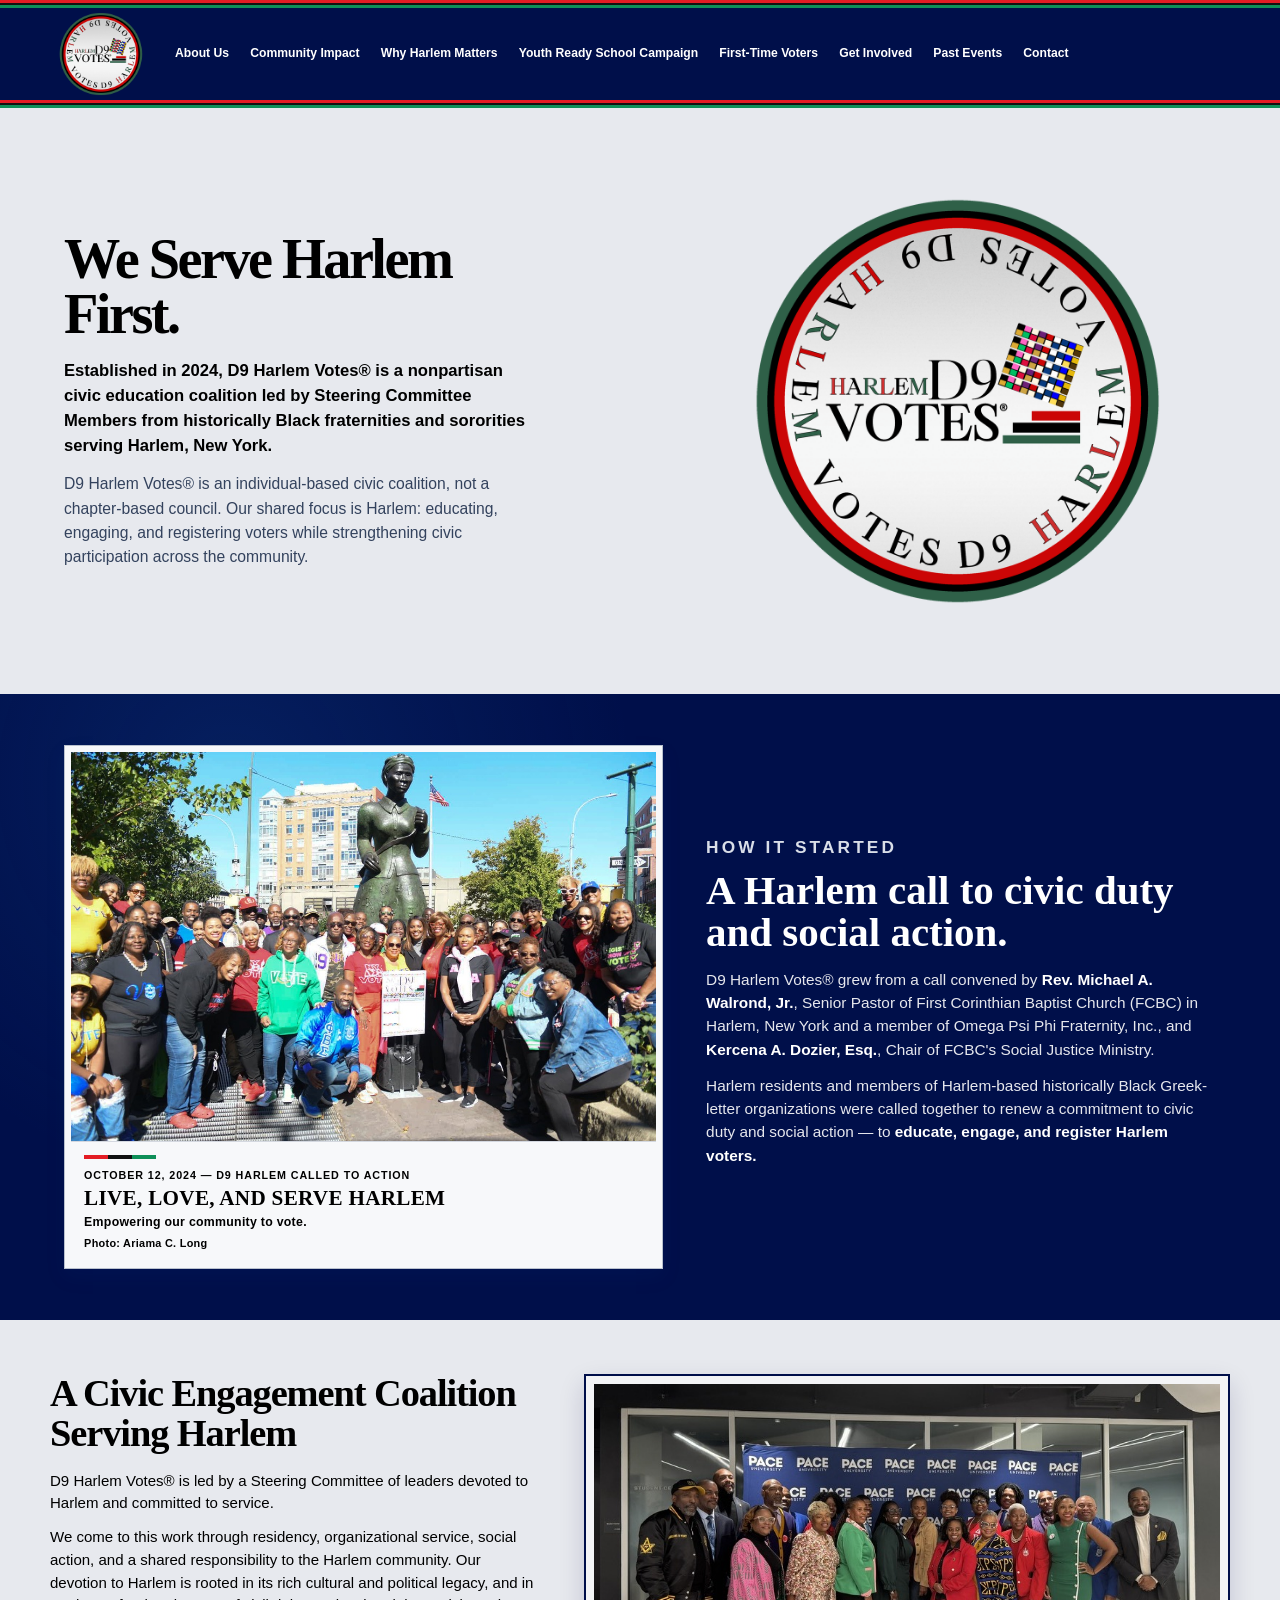
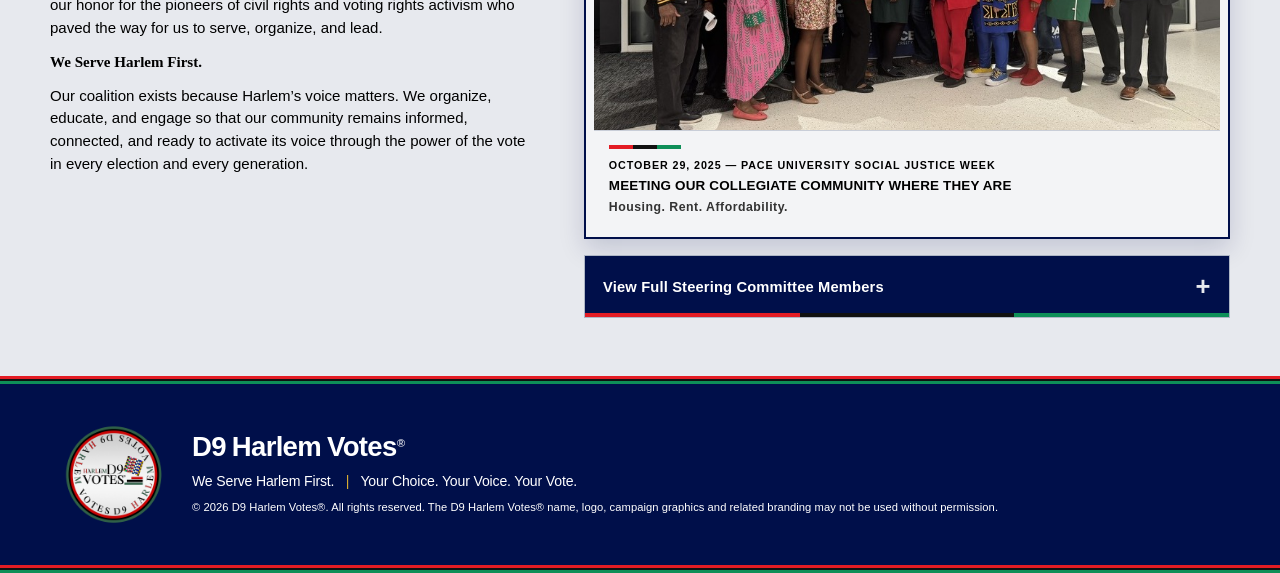
<file: index.html>
<!DOCTYPE html>

<html lang="en"><head>
<meta charset="utf-8"/>
<meta content="width=device-width, initial-scale=1.0" name="viewport"/>
<meta content="D9 Harlem Votes® — Harlem Youth Registered &amp; Ready To Vote campaign, school resources, first-time voter information, voter education, community impact and civic engagement in Harlem." name="description"/>
<title>D9 Harlem Votes® | About Us</title>
<style>
    :root {
      --d9-blue: #000f4a;
      --d9-blue-deep: #000f4a;
      --d9-blue-bright: #000f4a;
      --d9-red: #e31c24;
      --d9-green: #0e8f58;
      --d9-black: #111111;
      --d9-gold: #f3c21c;
      --d9-cream: #f7f5f0;
      --d9-white: #ffffff;
    }

    body {
      background: var(--d9-blue-deep);
    }

    /* Keep the name from appearing as blue text */
    .brand-wordmark,
    .hero-wordmark,
    .site-footer strong,
    .contact-section h2 {
      color: var(--d9-white);
    }

    .brand-wordmark .brand-red { color: var(--d9-red) !important; }
    .brand-wordmark .brand-green { color: var(--d9-green) !important; }
    .brand-wordmark .brand-black {
      color: var(--d9-black) !important;
      text-shadow:
        1px 0 0 var(--d9-white),
        -1px 0 0 var(--d9-white),
        0 1px 0 var(--d9-white),
        0 -1px 0 var(--d9-white);
    }

    .hero-wordmark .brand-black,
    .site-footer .brand-wordmark .brand-black,
    .contact-section .brand-wordmark .brand-black {
      color: var(--d9-white) !important;
      text-shadow: none;
    }

    /* Navigation should feel connected to the campaign frame */
    .site-nav {
      background: var(--d9-blue-deep);
      border: 0;
      box-shadow: 0 8px 18px rgba(0, 0, 0, 0.22);
    }

    .site-nav .nav-inner {
      max-width: 1280px;
    }

    .site-nav .brand-link img {
      width: clamp(64px, 7vw, 92px);
      height: auto;
    }

    .site-nav .brand-wordmark,
    .site-nav .nav-links a {
      color: var(--d9-white) !important;
    }

    .site-nav .nav-links a:hover,
    .nav-links a[aria-current="page"] {
      color: var(--d9-gold) !important;
    }

    .nav-links a[aria-current="page"] {
      font-weight: 900;
      text-decoration: underline;
      text-underline-offset: 0.35em;
      text-decoration-thickness: 3px;
    }

    .nav-join {
      background: var(--d9-red) !important;
      color: var(--d9-white) !important;
      border: 2px solid var(--d9-white);
    }

    /* Tab-style page behavior: show one major section group at a time */
    body.tabbed-site main > section.section[hidden],
    body.tabbed-site header.hero[hidden] {
      display: none !important;
    }

    body.tabbed-site main {
      min-height: 55vh;
    }

    /* Hero: bigger logo and bigger image, less empty white space */
    .hero {
      color: var(--d9-white);
      background:
        radial-gradient(circle at 65% 34%, rgba(14, 143, 88, 0.16), transparent 34%),
        radial-gradient(circle at 20% 15%, rgba(243, 194, 28, 0.12), transparent 26%),
        linear-gradient(180deg, var(--d9-blue-bright) 0%, var(--d9-blue) 60%, var(--d9-blue-deep) 100%);
      border-bottom: 6px solid var(--d9-red);
    }

    .hero-inner {
      max-width: 1280px;
      grid-template-columns: minmax(0, 0.85fr) minmax(420px, 1.15fr);
      gap: clamp(1.5rem, 4vw, 3rem);
      align-items: center;
      padding-top: clamp(2rem, 4vw, 4rem);
      padding-bottom: clamp(2rem, 4vw, 4rem);
    }

    .hero-brand {
      align-items: center;
      gap: 1.1rem;
    }

    .hero-logo {
      width: clamp(118px, 13vw, 190px) !important;
      height: auto;
      filter: drop-shadow(0 10px 18px rgba(0,0,0,0.28));
    }

    .org-name,
    .org-description,
    .eyebrow,
    .hero-summary,
    .deadline-row,
    .campaign-tagline {
      color: var(--d9-white) !important;
    }

    .hero h1 {
      color: var(--d9-white);
      font-size: clamp(3rem, 6.8vw, 6rem);
      line-height: 0.92;
      text-shadow: 0 3px 0 rgba(0,0,0,0.28);
    }

    .hero h1 span {
      color: var(--d9-gold);
    }

    .hero-photo-shell {
      min-height: clamp(360px, 42vw, 610px);
    }

    .hero-photo-wrap {
      min-height: clamp(340px, 40vw, 590px);
      border: 8px solid var(--d9-white);
      box-shadow:
        0 0 0 5px var(--d9-gold),
        0 18px 38px rgba(0,0,0,0.28);
      overflow: hidden;
    }

    .hero-photo-wrap img {
      width: 100%;
      height: 100%;
      min-height: clamp(340px, 40vw, 590px);
      object-fit: cover;
      object-position: center;
    }

    .hero-note {
      border: 3px solid var(--d9-white);
      background: var(--d9-black);
      color: var(--d9-white);
    }

    .hero-motto {
      color: var(--d9-white);
      background: var(--d9-blue-deep);
      border-top: 5px solid var(--d9-green);
      border-bottom: 5px solid var(--d9-red);
      font-size: clamp(1rem, 1.6vw, 1.4rem);
      letter-spacing: 0.18em;
    }

    /* Shared bold launch bands */
    .school-section,
    .first-voter {
      background: var(--d9-cream);
    }

    .school-section .section-inner,
    .first-voter .section-inner,
    .recognition-section .section-inner {
      max-width: 1280px;
    }

    .school-launch-band,
    .voter-launch-band {
      position: relative;
      overflow: hidden;
      margin: 0.5rem 0 2rem;
      padding: clamp(1.25rem, 2.5vw, 2rem) clamp(1rem, 3vw, 2.2rem) clamp(1.6rem, 3vw, 2.4rem);
      color: var(--d9-white);
      background:
        radial-gradient(circle at 25% 30%, rgba(29, 86, 165, 0.48), transparent 38%),
        radial-gradient(circle at 70% 62%, rgba(0, 0, 0, 0.22), transparent 42%),
        linear-gradient(180deg, var(--d9-blue-bright) 0%, var(--d9-blue) 100%);
      border-top: 6px solid var(--d9-red);
      border-bottom: 6px solid var(--d9-green);
      box-shadow: 0 22px 44px rgba(8, 46, 111, 0.18);
    }

    .school-launch-band::before,
    .school-launch-band::after,
    .voter-launch-band::before,
    .voter-launch-band::after {
      content: "";
      position: absolute;
      left: 0;
      right: 0;
      height: 5px;
      pointer-events: none;
    }

    .school-launch-band::before,
    .voter-launch-band::before {
      top: 42px;
      background: var(--d9-green);
    }

    .school-launch-band::after,
    .voter-launch-band::after {
      bottom: 24px;
      background: var(--d9-red);
      box-shadow: 0 16px 0 var(--d9-green);
    }

    .launch-motto {
      position: relative;
      z-index: 1;
      text-align: center;
      margin: 0 0 clamp(2rem, 4vw, 3rem);
      color: var(--d9-white);
      font-weight: 900;
      font-size: clamp(1rem, 1.6vw, 1.35rem);
      line-height: 1;
      letter-spacing: 0.16em;
      text-transform: uppercase;
    }

    .launch-heading {
      position: relative;
      z-index: 1;
      max-width: 78rem;
      margin: 0 0 clamp(1.8rem, 3vw, 2.35rem);
    }

    .launch-kicker {
      margin: 0 0 0.45rem;
      color: rgba(255, 255, 255, 0.95);
      font-weight: 900;
      font-size: clamp(1.05rem, 1.7vw, 1.45rem);
      letter-spacing: 0.18em;
      text-transform: uppercase;
    }

    .launch-heading h2 {
      position: relative;
      display: inline-block;
      margin: 0;
      color: var(--d9-white);
      font-family: Georgia, "Times New Roman", serif;
      font-weight: 900;
      font-size: clamp(3.05rem, 7vw, 5.9rem);
      line-height: 0.94;
      letter-spacing: -0.045em;
      text-shadow: 0 3px 0 rgba(0, 0, 0, 0.22);
      text-wrap: balance;
    }

    .launch-heading h2::after {
      content: "";
      display: block;
      width: min(310px, 34vw);
      height: 10px;
      margin: 0.35rem auto 0;
      border-radius: 999px;
      background: var(--d9-gold);
      transform: rotate(-2deg);
    }

    .launch-subhead {
      position: relative;
      z-index: 1;
      margin: -1.25rem 0 1.75rem;
      max-width: 52rem;
      color: rgba(255,255,255,0.95);
      font-size: clamp(1.05rem, 1.7vw, 1.35rem);
      line-height: 1.35;
    }

    .launch-steps-row {
      position: relative;
      z-index: 1;
      display: grid;
      grid-template-columns: repeat(4, minmax(0, 1fr));
      gap: clamp(1rem, 2.2vw, 2rem);
      align-items: start;
    }

    .launch-step {
      min-width: 0;
      text-align: center;
      display: flex;
      flex-direction: column;
      align-items: center;
      color: var(--d9-white);
      text-decoration: none;
    }

    a.launch-step:hover h3,
    a.launch-step:focus h3 {
      color: var(--d9-gold);
    }

    .launch-icon-wrap {
      position: relative;
      width: clamp(150px, 17vw, 220px);
      height: clamp(150px, 17vw, 220px);
      margin-bottom: 0.55rem;
    }

    .launch-icon-circle {
      width: 100%;
      height: 100%;
      border-radius: 999px;
      display: flex;
      align-items: center;
      justify-content: center;
      border: clamp(7px, 0.8vw, 11px) solid var(--d9-white);
      box-shadow:
        0 0 0 3px rgba(255, 255, 255, 0.18),
        0 14px 28px rgba(0, 0, 0, 0.28);
    }

    .launch-icon-circle svg {
      width: 78%;
      height: 78%;
      overflow: visible;
    }

    .launch-icon-circle .stroke-white,
    .launch-icon-circle .stroke-black,
    .launch-icon-circle .stroke-red,
    .launch-icon-circle .stroke-green,
    .launch-icon-circle .stroke-gold {
      fill: none;
      stroke-linecap: round;
      stroke-linejoin: round;
    }

    .launch-icon-circle .stroke-white { stroke: var(--d9-white); }
    .launch-icon-circle .stroke-black { stroke: var(--d9-black); }
    .launch-icon-circle .stroke-red { stroke: var(--d9-red); }
    .launch-icon-circle .stroke-green { stroke: var(--d9-green); }
    .launch-icon-circle .stroke-gold { stroke: var(--d9-gold); }
    .launch-icon-circle .fill-white { fill: var(--d9-white); }
    .launch-icon-circle .fill-black { fill: var(--d9-black); }
    .launch-icon-circle .fill-red { fill: var(--d9-red); }
    .launch-icon-circle .fill-green { fill: var(--d9-green); }
    .launch-icon-circle .fill-gold { fill: var(--d9-gold); }
    .launch-icon-circle .fill-blue { fill: var(--d9-blue); }

    .launch-step.gold .launch-icon-circle { background: var(--d9-gold); }
    .launch-step.red .launch-icon-circle { background: var(--d9-red); }
    .launch-step.black .launch-icon-circle { background: var(--d9-black); }
    .launch-step.green .launch-icon-circle { background: var(--d9-green); }

    .launch-icon-burst {
      position: absolute;
      inset: -16px;
      pointer-events: none;
    }

    .launch-icon-burst span {
      position: absolute;
      display: block;
      width: clamp(22px, 3vw, 36px);
      height: clamp(7px, 0.8vw, 11px);
      border-radius: 999px;
      background: var(--d9-white);
    }

    .launch-step.gold .launch-icon-burst span,
    .launch-step.green .launch-icon-burst span {
      background: var(--d9-gold);
    }

    .launch-step.red .launch-icon-burst span {
      background: #ff3434;
    }

    .launch-step.black .launch-icon-burst span {
      background: var(--d9-white);
    }

    .launch-icon-burst span:nth-child(1) { left: -3%; top: 22%; transform: rotate(48deg); }
    .launch-icon-burst span:nth-child(2) { right: -2%; top: 28%; transform: rotate(-52deg); }
    .launch-icon-burst span:nth-child(3) { right: 3%; bottom: 12%; transform: rotate(45deg); }

    .launch-step-number {
      display: inline-flex;
      align-items: center;
      justify-content: center;
      min-width: clamp(62px, 6vw, 86px);
      padding: 0.35rem 0.8rem;
      margin: 0 0 0.65rem;
      border-radius: 999px;
      border: 5px solid var(--d9-white);
      color: var(--d9-white);
      font-weight: 950;
      font-size: clamp(1.15rem, 2.1vw, 1.85rem);
      line-height: 1;
      box-shadow: 0 8px 18px rgba(0, 0, 0, 0.24);
    }

    .launch-step.gold .launch-step-number { background: var(--d9-gold); color: var(--d9-black); }
    .launch-step.red .launch-step-number { background: var(--d9-red); color: var(--d9-white); }
    .launch-step.black .launch-step-number { background: var(--d9-black); color: var(--d9-white); }
    .launch-step.green .launch-step-number { background: var(--d9-green); color: var(--d9-white); }

    .launch-step h3 {
      margin: 0 0 0.35rem;
      color: var(--d9-white);
      font-weight: 950;
      font-size: clamp(1.55rem, 2.6vw, 2.35rem);
      line-height: 1.04;
      letter-spacing: -0.035em;
      text-shadow: 0 2px 0 rgba(0, 0, 0, 0.22);
      text-wrap: balance;
    }

    .launch-step p {
      margin: 0;
      max-width: 16rem;
      color: rgba(255, 255, 255, 0.97);
      font-size: clamp(1.02rem, 1.35vw, 1.32rem);
      line-height: 1.25;
      text-wrap: balance;
    }

    .launch-action {
      display: inline-block;
      margin-top: 0.65rem;
      color: var(--d9-gold);
      font-weight: 900;
      font-size: 1rem;
    }

    /* Secondary school details: icon-first, same family as the approved launch badges */
    .school-methods-band {
      position: relative;
      overflow: hidden;
      margin: 2rem 0 1.4rem;
      padding: clamp(1rem, 2vw, 1.35rem);
      background:
        linear-gradient(90deg, var(--d9-red) 0 33%, var(--d9-black) 33% 66%, var(--d9-green) 66% 100%) top / 100% 6px no-repeat,
        linear-gradient(180deg, var(--d9-blue-bright) 0%, var(--d9-blue) 100%);
      border: 3px solid var(--d9-white);
      box-shadow: 0 16px 30px rgba(8, 46, 111, 0.16);
      color: var(--d9-white);
    }

    .school-methods-heading {
      display: flex;
      align-items: end;
      justify-content: space-between;
      gap: 1rem;
      margin: 0.4rem 0 1.1rem;
    }

    .school-methods-heading p {
      margin: 0;
      color: var(--d9-white);
    }

    .school-methods-heading .mini-label {
      color: var(--d9-gold);
    }

    .school-methods-heading h3 {
      margin: 0.2rem 0 0;
      color: var(--d9-white);
      font-size: clamp(1.5rem, 3vw, 2.35rem);
      line-height: 1;
    }

    .school-methods-grid {
      display: grid;
      grid-template-columns: repeat(2, minmax(0, 1fr));
      gap: 1rem;
    }

    .school-method-card {
      display: grid;
      grid-template-columns: auto minmax(0, 1fr);
      align-items: center;
      gap: 1rem;
      padding: 1rem;
      border-radius: 22px;
      background: rgba(255, 255, 255, 0.08);
      border: 2px solid rgba(255, 255, 255, 0.32);
      color: var(--d9-white);
    }

    .school-method-card .mini-label,
    .school-method-card h3,
    .school-method-card p {
      color: var(--d9-white);
    }

    .school-method-card .mini-label {
      margin-bottom: 0.25rem;
      color: var(--d9-gold);
    }

    .school-method-card h3 {
      margin-bottom: 0.25rem;
      font-size: clamp(1.25rem, 2vw, 1.7rem);
    }

    .school-method-card p {
      margin: 0;
      line-height: 1.32;
      font-size: 1rem;
    }

    .school-method-card .inline-link {
      display: inline-block;
      margin-top: 0.45rem;
      color: var(--d9-gold) !important;
      font-weight: 900;
    }

    .mini-badge {
      width: clamp(82px, 8vw, 108px);
      height: clamp(82px, 8vw, 108px);
      flex: 0 0 auto;
      border-radius: 999px;
      display: flex;
      align-items: center;
      justify-content: center;
      border: 6px solid var(--d9-white);
      box-shadow:
        0 0 0 3px rgba(255, 255, 255, 0.15),
        0 10px 20px rgba(0, 0, 0, 0.22);
    }

    .mini-badge svg {
      width: 74%;
      height: 74%;
      overflow: visible;
    }

    .mini-badge.gold { background: var(--d9-gold); }
    .mini-badge.red { background: var(--d9-red); }
    .mini-badge.black { background: var(--d9-black); }
    .mini-badge.green { background: var(--d9-green); }

    .mini-badge .stroke-white,
    .mini-badge .stroke-black,
    .mini-badge .stroke-red,
    .mini-badge .stroke-green,
    .mini-badge .stroke-gold {
      fill: none;
      stroke-linecap: round;
      stroke-linejoin: round;
    }

    .mini-badge .stroke-white { stroke: var(--d9-white); }
    .mini-badge .stroke-black { stroke: var(--d9-black); }
    .mini-badge .stroke-red { stroke: var(--d9-red); }
    .mini-badge .stroke-green { stroke: var(--d9-green); }
    .mini-badge .stroke-gold { stroke: var(--d9-gold); }
    .mini-badge .fill-white { fill: var(--d9-white); }
    .mini-badge .fill-black { fill: var(--d9-black); }
    .mini-badge .fill-red { fill: var(--d9-red); }
    .mini-badge .fill-green { fill: var(--d9-green); }
    .mini-badge .fill-gold { fill: var(--d9-gold); }

    .basics-badge-strip {
      margin: 1rem 0 0;
      padding-top: 1rem;
      border-top: 2px solid rgba(255,255,255,0.24);
    }

    .basics-badge-strip h4 {
      margin: 0 0 0.85rem;
      color: var(--d9-white);
      font-size: clamp(1.15rem, 2vw, 1.55rem);
    }

    .basics-badge-grid {
      display: grid;
      grid-template-columns: repeat(6, minmax(0, 1fr));
      gap: 0.75rem;
    }

    .basics-badge {
      text-align: center;
      color: var(--d9-white);
    }

    .basics-badge .mini-badge {
      width: clamp(66px, 6.5vw, 86px);
      height: clamp(66px, 6.5vw, 86px);
      margin: 0 auto 0.45rem;
      border-width: 5px;
    }

    .basics-badge b {
      display: block;
      margin: 0;
      color: var(--d9-white);
      font-size: clamp(0.86rem, 1.2vw, 1rem);
      line-height: 1.1;
    }

    .basics-badge span {
      display: block;
      margin-top: 0.15rem;
      color: rgba(255,255,255,0.88);
      font-size: 0.78rem;
      line-height: 1.18;
    }

    .toolkit-asset-card,
    .training-card {
      border-top-width: 8px;
    }

    .toolkit-icon {
      display: inline-flex;
      width: 76px;
      height: 76px;
      align-items: center;
      justify-content: center;
      margin-bottom: 0.75rem;
      border-radius: 999px;
      border: 5px solid var(--d9-white);
      background: var(--d9-blue);
      color: var(--d9-white);
      box-shadow: 0 0 0 3px var(--d9-gold);
      font-size: 2.2rem;
      line-height: 1;
    }

    .training-points.icon-points {
      display: grid;
      grid-template-columns: repeat(2, minmax(0, 1fr));
      gap: 0.55rem;
      padding: 0;
      list-style: none;
    }

    .training-points.icon-points li {
      display: flex;
      gap: 0.45rem;
      align-items: flex-start;
      margin: 0;
    }

    .training-points.icon-points li::before {
      content: "●";
      color: var(--d9-gold);
      font-size: 0.85rem;
      line-height: 1.5;
    }

    .contact-card {
      display: grid;
      grid-template-columns: auto minmax(0, 1fr);
      gap: 0.75rem;
      align-items: center;
    }

    .contact-card::before {
      content: "★";
      display: inline-flex;
      align-items: center;
      justify-content: center;
      width: 38px;
      height: 38px;
      border-radius: 999px;
      border: 3px solid var(--d9-white);
      background: var(--d9-gold);
      color: var(--d9-black);
      font-size: 1rem;
      line-height: 1;
    }

    .contact-card.contact-red::before { background: var(--d9-red); color: var(--d9-white); }
    .contact-card.contact-green::before { content: "✓"; background: var(--d9-green); color: var(--d9-white); }
    .contact-card.contact-gold::before { content: "✦"; background: var(--d9-gold); color: var(--d9-black); }

    @media (max-width: 980px) {
      .school-methods-grid {
        grid-template-columns: 1fr;
      }

      .basics-badge-grid {
        grid-template-columns: repeat(3, minmax(0, 1fr));
      }
    }

    @media (max-width: 720px) {
      .school-methods-heading {
        display: block;
      }

      .school-method-card {
        grid-template-columns: 1fr;
        justify-items: center;
        text-align: center;
      }

      .basics-badge-grid,
      .training-points.icon-points {
        grid-template-columns: repeat(2, minmax(0, 1fr));
      }
    }

    /* Mature recognition / awards treatment */
    .recognition-section {
      background: var(--d9-blue-deep);
      color: var(--d9-white);
      border-top: 6px solid var(--d9-red);
      border-bottom: 6px solid var(--d9-green);
    }

    .recognition-section .kicker,
    .recognition-section h2,
    .recognition-section p {
      color: var(--d9-white);
    }

    .recognition-section .section-title {
      max-width: 850px;
    }

    .award-grid {
      gap: 1.4rem;
    }

    .award-card {
      background: rgba(255,255,255,0.06);
      border: 2px solid rgba(255,255,255,0.22);
      border-top: 8px solid var(--d9-gold);
      box-shadow: 0 18px 34px rgba(0,0,0,0.25);
    }

    .award-card img {
      border-bottom: 4px solid var(--d9-white);
    }

    .award-card figcaption {
      color: var(--d9-white);
      font-weight: 900;
      font-size: 1.05rem;
      padding: 1rem;
    }

    /* Contact and footer inherit the site-wide navy page background. */
    .contact-section,
    .site-footer {
      background: transparent;
      color: var(--d9-white);
      border-top: 0;
    }

    .contact-section .kicker,
    .contact-section h2,
    .contact-section p,
    .site-footer,
    .site-footer p,
    .site-footer small,
    .site-footer strong {
      color: var(--d9-white) !important;
    }

    .contact-email a {
      color: var(--d9-gold) !important;
      font-weight: 900;
    }

    .contact-card {
      background: rgba(255,255,255,0.08) !important;
      border: 1px solid rgba(255,255,255,0.18);
      border-top-width: 6px;
      color: var(--d9-white);
    }

    .contact-card span,
    .contact-card strong {
      color: var(--d9-white) !important;
    }

    .site-footer {
      border-top: 6px solid var(--d9-white);
    }

    .site-footer .footer-inner {
      max-width: 1280px;
      gap: 1.25rem;
      align-items: center;
    }

    .site-footer img {
      width: clamp(95px, 10vw, 150px) !important;
      height: auto;
      filter: drop-shadow(0 0 0 var(--d9-white)) drop-shadow(0 8px 12px rgba(0,0,0,0.4));
    }

    .site-footer strong {
      display: block;
      font-size: clamp(1.35rem, 2.4vw, 2rem);
      line-height: 1.1;
      font-weight: 400 !important;
    }

    .site-footer p {
      color: var(--d9-gold) !important;
      font-weight: 900;
      font-size: 1.05rem;
    }

    @media (max-width: 980px) {
      .hero-inner {
        grid-template-columns: 1fr;
      }

      .launch-steps-row,
      .compact-basics {
        grid-template-columns: repeat(2, minmax(0, 1fr));
      }
    }

    @media (max-width: 720px) {
      .site-nav .brand-link img {
        width: 64px;
      }

      .school-launch-band,
      .voter-launch-band {
        padding: 1rem 0.9rem 1.65rem;
      }

      .school-launch-band::before,
      .voter-launch-band::before { top: 34px; }

      .launch-motto {
        font-size: 0.8rem;
        letter-spacing: 0.11em;
        margin-bottom: 1.4rem;
      }

      .launch-heading h2 {
        font-size: clamp(2.35rem, 12vw, 3.55rem);
      }

      .launch-subhead {
        margin-top: -0.75rem;
      }

      .launch-steps-row,
      .school-options.compact-school-options,
      .compact-basics {
        grid-template-columns: 1fr;
      }

      .launch-step p {
        max-width: 18rem;
      }
    }

    /* Footer/header service line correction: gold is accent only */
    .site-footer p {
      color: var(--d9-white) !important;
      font-weight: 800;
      font-size: 1.05rem;
    }

    .site-footer .footer-service,
    .site-footer .footer-motto {
      color: var(--d9-white) !important;
    }

    .site-footer .footer-divider {
      color: var(--d9-gold) !important;
      font-weight: 950;
      padding: 0 0.35rem;
    }


    /* Professional page pass: Community Impact style, no continuous scroll */
    .site-nav {
      background: var(--d9-blue-deep) !important;
      border: 0 !important;
    }

    .site-nav .nav-inner {
      max-width: 1280px;
      gap: 1.2rem;
    }

    .standard-logo-link {
      background: transparent !important;
      box-shadow: none !important;
      border: 0 !important;
      padding: 0 !important;
    }

    .standard-logo-link img,
    .site-footer img {
      background: transparent !important;
      border: 0 !important;
      box-shadow: none !important;
      filter: none !important;
    }

    .site-nav .brand-link img {
      width: clamp(76px, 7vw, 110px) !important;
      height: auto;
    }

    .nav-links {
      align-items: center;
      gap: clamp(0.7rem, 1.2vw, 1.15rem);
    }

    .nav-links .nav-join {
      order: -1;
      margin-right: clamp(0.4rem, 1vw, 0.9rem);
      padding: 0.82rem 1.08rem;
      background: var(--d9-red) !important;
      color: var(--d9-white) !important;
      border: 3px solid var(--d9-white);
      border-radius: 10px;
      box-shadow: 0 0 0 3px var(--d9-gold), 0 10px 18px rgba(0,0,0,0.24);
      font-weight: 950;
      text-decoration: none !important;
    }

    .nav-links .nav-join:hover,
    .nav-links .nav-join:focus {
      background: var(--d9-green) !important;
      color: var(--d9-white) !important;
    }

    .professional-page {
      background:
        radial-gradient(circle at 14% 18%, rgba(10, 59, 140, 0.72), transparent 34%),
        radial-gradient(circle at 86% 58%, rgba(8, 46, 111, 0.9), transparent 40%),
        linear-gradient(180deg, var(--d9-blue) 0%, var(--d9-blue-deep) 100%) !important;
      color: var(--d9-white) !important;
      border-top: 6px solid var(--d9-red);
      border-bottom: 6px solid var(--d9-green);
    }

    .professional-page .section-inner {
      max-width: 1280px;
    }

    .professional-page .kicker,
    .professional-page h2,
    .professional-page h3,
    .professional-page h4,
    .professional-page p,
    .professional-page li,
    .professional-page strong,
    .professional-page span {
      color: var(--d9-white);
    }

    .professional-page .kicker {
      color: var(--d9-gold) !important;
      letter-spacing: 0.18em;
    }

    .pro-title {
      font-family: Georgia, "Times New Roman", serif;
      font-weight: 900;
      font-size: clamp(3.1rem, 6.4vw, 5.6rem);
      line-height: 0.95;
      letter-spacing: -0.04em;
      text-shadow: 0 3px 0 rgba(0,0,0,0.28);
    }.pro-title::after {
      content: "";
      display: block;
      width: min(250px, 30vw);
      height: 8px;
      margin-top: 0.55rem;
      border-radius: 999px;
      background: var(--d9-gold);
    }

    .pro-copy {
      color: rgba(255,255,255,0.9) !important;
      font-size: clamp(1.05rem, 1.6vw, 1.3rem);
      line-height: 1.38;
    }

    .pro-frame {
      border: none;
      box-shadow: 0 8px 16px rgba(0,0,0,0.16);
      background: var(--d9-black);
      overflow: hidden;
    }

    .pro-frame img {
      display: block;
      width: 100%;
      height: 100%;
      object-fit: cover;
    }

    .brand-rule {
      display: grid;
      grid-template-columns: 1fr 1fr 1fr;
      gap: 4px;
      height: 9px;
      margin: 1.25rem 0;
      background: var(--d9-white);
    }

    .brand-rule span:nth-child(1) { background: var(--d9-red); }
    .brand-rule span:nth-child(2) {
      background: var(--d9-black);
      outline: 2px solid var(--d9-white);
      z-index: 1;
    }
    .brand-rule span:nth-child(3) { background: var(--d9-green); }

    /* First-Time Voters: locked professional direction with supplied photo */
    .first-voter-professional-grid {
      display: grid;
      grid-template-columns: minmax(0, 0.92fr) minmax(420px, 1.08fr);
      gap: clamp(2rem, 5vw, 4rem);
      align-items: center;
    }

    .first-voter-photo {
      min-height: clamp(450px, 52vw, 650px);
    }

    .first-voter-photo img {
      object-position: center center;
    }

    .voter-action-grid {
      display: grid;
      grid-template-columns: repeat(2, minmax(0, 1fr));
      gap: 0.9rem;
      margin-top: 1.45rem;
    }

    .voter-action-card {
      display: grid;
      grid-template-columns: auto minmax(0, 1fr) auto;
      gap: 0.8rem;
      align-items: center;
      padding: 1rem;
      background: rgba(255,255,255,0.08);
      border: 1px solid rgba(255,255,255,0.22);
      text-decoration: none;
      color: var(--d9-white);
      border-top: 6px solid var(--d9-red);
    }

    .voter-action-card:nth-child(2) { border-top-color: var(--d9-green); }
    .voter-action-card:nth-child(3) { border-top-color: var(--d9-black); }
    .voter-action-card:nth-child(4) { border-top-color: var(--d9-gold); }

    .voter-action-card .step-num {
      color: var(--d9-gold);
      font-family: Georgia, "Times New Roman", serif;
      font-size: 2.15rem;
      font-weight: 900;
      line-height: 1;
    }

    .voter-action-card strong {
      display: block;
      color: var(--d9-white);
      font-size: 1.03rem;
      line-height: 1.15;
    }

    .voter-action-card span.arrow {
      color: var(--d9-white);
      font-size: 1.9rem;
    }

    .voter-action-card:hover strong,
    .voter-action-card:focus strong {
      color: var(--d9-gold);
    }

    /* Voter Registration Training: professional training banner, no stock photo */
    .training-professional-grid {
      display: grid;
      grid-template-columns: minmax(0, 0.95fr) minmax(400px, 1.05fr);
      gap: clamp(2rem, 5vw, 4rem);
      align-items: center;
    }

    .training-banner-frame {
      background: var(--d9-blue-deep);
      border: 5px solid var(--d9-white);
      box-shadow:
        0 0 0 5px var(--d9-gold),
        0 18px 34px rgba(0,0,0,0.28);
      padding: 0;
      overflow: hidden;
    }

    .training-banner-frame img {
      display: block;
      width: 100%;
      height: auto;
    }

    .training-module-grid {
      display: grid;
      grid-template-columns: repeat(2, minmax(0, 1fr));
      gap: 0.8rem;
      margin-top: 1.2rem;
    }

    .training-module {
      padding: 1rem;
      min-height: 105px;
      background: rgba(255,255,255,0.08);
      border: 1px solid rgba(255,255,255,0.22);
      border-top: 6px solid var(--d9-red);
    }

    .training-module:nth-child(2) { border-top-color: var(--d9-green); }
    .training-module:nth-child(3) { border-top-color: var(--d9-black); }
    .training-module:nth-child(4) { border-top-color: var(--d9-gold); }

    .training-module b {
      display: block;
      color: var(--d9-gold);
      font-family: Georgia, "Times New Roman", serif;
      font-size: 2rem;
      line-height: 1;
      margin-bottom: 0.35rem;
    }

    .training-module span {
      display: block;
      color: var(--d9-white);
      font-weight: 850;
      line-height: 1.15;
    }

    .training-request-row {
      display: flex;
      flex-wrap: wrap;
      gap: 1rem;
      align-items: center;
      margin-top: 1.35rem;
    }

    .training-request-row .btn {
      border: 2px solid var(--d9-white);
      box-shadow: 0 0 0 3px var(--d9-gold);
    }

    .training-request-row p {
      margin: 0;
      color: rgba(255,255,255,0.86) !important;
    }

    .curriculum-details.pro-details {
      margin-top: 1.2rem;
      background: rgba(255,255,255,0.07);
      border: 1px solid rgba(255,255,255,0.25);
      border-top: 5px solid var(--d9-green);
      color: var(--d9-white);
    }

    .curriculum-details.pro-details summary {
      color: var(--d9-white);
      font-weight: 900;
      cursor: pointer;
      padding: 1rem;
    }

    .curriculum-details.pro-details ul {
      margin: 0;
      padding: 0 1.2rem 1rem 2rem;
    }

    /* About Us: restore story, photos, history, and accordions */
    .about-section.professional-page {
      padding-bottom: 0;
    }

    .about-hero-grid {
      display: grid;
      grid-template-columns: minmax(380px, 0.9fr) minmax(0, 1.1fr);
      gap: clamp(2rem, 5vw, 4rem);
      align-items: center;
      margin-bottom: 3rem;
    }

    .about-main-photo {
      min-height: clamp(430px, 46vw, 610px);
    }

    .leadership-mini.pro-leadership-mini {
      display: grid;
      grid-template-columns: repeat(2, minmax(0, 1fr));
      gap: 0.9rem;
      margin-top: 1.25rem;
    }

    .leadership-mini.pro-leadership-mini div {
      padding: 1rem;
      background: rgba(255,255,255,0.08);
      border: 1px solid rgba(255,255,255,0.23);
      border-left: 6px solid var(--d9-green);
    }

    .leadership-mini.pro-leadership-mini div:nth-child(2) {
      border-left-color: var(--d9-red);
    }

    .leadership-mini.pro-leadership-mini span {
      display: block;
      color: var(--d9-gold) !important;
      font-size: 0.76rem;
      letter-spacing: 0.12em;
      text-transform: uppercase;
      margin-bottom: 0.25rem;
    }

    .leadership-mini.pro-leadership-mini strong {
      color: var(--d9-white) !important;
      font-size: 1.05rem;
    }

    .history-feature.pro-history-feature {
      display: grid;
      grid-template-columns: minmax(0, 1fr) minmax(360px, 0.88fr);
      gap: clamp(2rem, 5vw, 4rem);
      align-items: center;
      padding-top: 2.8rem;
      padding-bottom: 2.8rem;
      border-top: 6px solid var(--d9-red);
      border-bottom: 6px solid var(--d9-green);
    }

    .history-feature.pro-history-feature .history-copy {
      color: var(--d9-white);
    }

    .history-feature.pro-history-feature h3 {
      color: var(--d9-white);
      font-family: Georgia, "Times New Roman", serif;
      font-size: clamp(2.1rem, 4vw, 3.5rem);
      line-height: 1.02;
      margin-bottom: 1rem;
    }

    .history-photo.pro-frame {
      min-height: 350px;
    }

    .history-photo.pro-frame p {
      padding: 0.75rem 0.85rem;
      margin: 0;
      background: rgba(0,0,0,0.72);
      color: rgba(255,255,255,0.82) !important;
      font-size: 0.84rem;
    }

    .member-accordions.pro-member-accordions {
      padding-top: 2.2rem;
      padding-bottom: 3.2rem;
    }

    .member-accordions.pro-member-accordions details {
      background: rgba(255,255,255,0.08);
      border: 1px solid rgba(255,255,255,0.26);
      border-left: 6px solid var(--d9-gold);
      margin-bottom: 0.8rem;
      color: var(--d9-white);
    }

    .member-accordions.pro-member-accordions summary {
      color: var(--d9-white);
      font-weight: 900;
      padding: 1rem;
      cursor: pointer;
    }

    .member-accordions.pro-member-accordions summary span {
      color: var(--d9-gold) !important;
    }

    .member-accordions.pro-member-accordions .people-list {
      padding: 0 1rem 1rem;
    }

    .member-accordions.pro-member-accordions .people-list li {
      border-top: 1px solid rgba(255,255,255,0.18);
      padding: 0.75rem 0;
    }

    .member-accordions.pro-member-accordions .people-list strong {
      color: var(--d9-white) !important;
      font-size: 0.98rem;
    }

    .member-accordions.pro-member-accordions .people-list span {
      color: rgba(255,255,255,0.78) !important;
    }

    /* Contact: simple, standard, no photos, no bulky cards */
    .contact-section.professional-contact {
      background:
        radial-gradient(circle at 13% 20%, rgba(10, 59, 140, 0.62), transparent 35%),
        linear-gradient(180deg, var(--d9-blue) 0%, var(--d9-blue-deep) 100%) !important;
      color: var(--d9-white);
      border-top: 6px solid var(--d9-red);
      border-bottom: 6px solid var(--d9-green);
    }

    .contact-simple-grid {
      display: grid;
      grid-template-columns: minmax(300px, 0.82fr) minmax(0, 1fr);
      gap: clamp(2rem, 5vw, 4rem);
      align-items: start;
    }

    .contact-email-box {
      margin-top: 1.5rem;
      padding: 1.3rem 1.4rem;
      background: rgba(255,255,255,0.08);
      border-left: 7px solid var(--d9-gold);
      border-top: 1px solid rgba(255,255,255,0.24);
      border-right: 1px solid rgba(255,255,255,0.24);
      border-bottom: 1px solid rgba(255,255,255,0.24);
    }

    .contact-email-box .mini-label {
      color: var(--d9-gold) !important;
      margin-bottom: 0.4rem;
    }

    .contact-email-box a {
      color: var(--d9-white) !important;
      font-size: clamp(1.35rem, 2.4vw, 2rem);
      font-weight: 950;
      text-decoration-color: var(--d9-gold);
      overflow-wrap: anywhere;
    }

    .contact-simple-list {
      margin: 0;
      padding: 0;
      list-style: none;
      background: rgba(255,255,255,0.07);
      border: 1px solid rgba(255,255,255,0.24);
      border-top: 8px solid var(--d9-red);
    }

    .contact-simple-list li {
      display: grid;
      grid-template-columns: 86px minmax(0, 1fr);
      gap: 1rem;
      padding: 1rem 1.15rem;
      border-bottom: 1px solid rgba(255,255,255,0.16);
    }

    .contact-simple-list li:last-child {
      border-bottom: 0;
    }

    .contact-simple-list .role {
      color: var(--d9-gold) !important;
      font-size: 0.78rem;
      font-weight: 900;
      letter-spacing: 0.12em;
      text-transform: uppercase;
    }

    .contact-simple-list .person {
      color: var(--d9-white) !important;
      font-family: Georgia, "Times New Roman", serif;
      font-size: clamp(1.25rem, 2.1vw, 1.8rem);
      font-weight: 900;
      line-height: 1.05;
    }

    .contact-bottom-motto {
      margin-top: 2rem;
      padding-top: 1rem;
      border-top: 1px solid rgba(255,255,255,0.25);
      color: rgba(255,255,255,0.82) !important;
      letter-spacing: 0.18em;
      text-transform: uppercase;
      font-weight: 850;
    }

    .site-footer {
      background: transparent !important;
      border-top: 0;
    }

    .site-footer img {
      width: clamp(92px, 9vw, 135px) !important;
      height: auto;
    }

    .site-footer p,
    .site-footer .footer-service,
    .site-footer .footer-motto {
      color: var(--d9-white) !important;
    }

    .site-footer .footer-divider {
      color: var(--d9-gold) !important;
      font-weight: 950;
      padding: 0 0.35rem;
    }

    @media (max-width: 980px) {
      .first-voter-professional-grid,
      .training-professional-grid,
      .about-hero-grid,
      .history-feature.pro-history-feature,
      .contact-simple-grid {
        grid-template-columns: 1fr;
      }

      .first-voter-photo {
        min-height: 520px;
      }
    }

    @media (max-width: 720px) {
      .nav-links .nav-join {
        order: 0;
        margin-right: 0;
      }

      .voter-action-grid,
      .training-module-grid,
      .leadership-mini.pro-leadership-mini {
        grid-template-columns: 1fr;
      }

      .contact-simple-list li {
        grid-template-columns: 1fr;
        gap: 0.35rem;
      }

      .first-voter-photo {
        min-height: 480px;
      }
    }


    /* About page correction: dark-blue story page, readable history, visible accordions */
    .about-section.about-page-fixed {
      background:
        radial-gradient(circle at 14% 16%, rgba(10, 59, 140, 0.72), transparent 34%),
        radial-gradient(circle at 86% 54%, rgba(8, 46, 111, 0.9), transparent 40%),
        linear-gradient(180deg, var(--d9-blue) 0%, var(--d9-blue-deep) 100%) !important;
      color: var(--d9-white) !important;
      border-top: 6px solid var(--d9-red);
      border-bottom: 6px solid var(--d9-green);
    }

    .about-section.about-page-fixed .section-inner {
      max-width: 1280px;
    }

    .about-section.about-page-fixed .kicker,
    .about-section.about-page-fixed h2,
    .about-section.about-page-fixed h3,
    .about-section.about-page-fixed p,
    .about-section.about-page-fixed strong,
    .about-section.about-page-fixed summary,
    .about-section.about-page-fixed li {
      color: var(--d9-white) !important;
    }

    .about-section.about-page-fixed .kicker,
    .about-section.about-page-fixed .mini-label {
      color: var(--d9-gold) !important;
      letter-spacing: 0.18em;
    }

    .about-section.about-page-fixed .about-hero-grid {
      display: grid;
      grid-template-columns: minmax(390px, 0.92fr) minmax(0, 1.08fr);
      gap: clamp(2rem, 5vw, 4rem);
      align-items: center;
      margin-bottom: 3rem;
    }

    .about-section.about-page-fixed .about-photo {
      min-height: clamp(420px, 46vw, 590px);
      border: 6px solid var(--d9-white);
      box-shadow:
        0 0 0 5px var(--d9-gold),
        0 18px 34px rgba(0,0,0,0.28);
      background: var(--d9-black);
      overflow: hidden;
    }

    .about-section.about-page-fixed .about-photo img {
      width: 100%;
      height: 100%;
      object-fit: cover;
      object-position: center;
      display: block;
    }

    .about-section.about-page-fixed .about-copy h2 {
      font-family: Georgia, "Times New Roman", serif;
      font-weight: 900;
      font-size: clamp(3rem, 6.2vw, 5.4rem);
      line-height: 0.96;
      letter-spacing: -0.04em;
      text-shadow: 0 3px 0 rgba(0,0,0,0.28);
      margin-bottom: 1rem;
    }

    .about-section.about-page-fixed .about-copy h2::after,
    .about-section.about-page-fixed .history-copy h3::after,
    .about-section.about-page-fixed .accordion-heading h3::after {
      content: "";
      display: block;
      width: min(250px, 30vw);
      height: 8px;
      margin-top: 0.55rem;
      border-radius: 999px;
      background: var(--d9-gold);
    }

    .about-section.about-page-fixed .about-lead,
    .about-section.about-page-fixed .about-copy p,
    .about-section.about-page-fixed .history-copy p {
      color: rgba(255,255,255,0.92) !important;
      font-size: clamp(1.03rem, 1.5vw, 1.24rem);
      line-height: 1.42;
    }

    .about-section.about-page-fixed .leadership-mini {
      display: grid;
      grid-template-columns: repeat(2, minmax(0, 1fr));
      gap: 0.9rem;
      margin-top: 1.25rem;
    }

    .about-section.about-page-fixed .leadership-mini div {
      padding: 0.95rem 1rem;
      background: rgba(255,255,255,0.08);
      border: 1px solid rgba(255,255,255,0.24);
      border-left: 6px solid var(--d9-green);
    }

    .about-section.about-page-fixed .leadership-mini div:nth-child(2) {
      border-left-color: var(--d9-red);
    }

    .about-section.about-page-fixed .leadership-mini span {
      display: block;
      color: var(--d9-gold) !important;
      font-size: 0.78rem;
      letter-spacing: 0.12em;
      text-transform: uppercase;
      margin-bottom: 0.25rem;
    }

    .about-section.about-page-fixed .leadership-mini strong {
      font-size: 1.05rem;
    }

    .about-section.about-page-fixed .history-feature {
      display: grid;
      grid-template-columns: minmax(0, 1fr) minmax(360px, 0.86fr);
      gap: clamp(2rem, 5vw, 4rem);
      align-items: center;
      margin-top: 0;
      padding-top: 3rem;
      padding-bottom: 3rem;
      border-top: 6px solid var(--d9-red);
      border-bottom: 6px solid var(--d9-green);
      background: transparent !important;
    }

    .about-section.about-page-fixed .history-copy {
      background: rgba(255,255,255,0.07);
      border: 1px solid rgba(255,255,255,0.24);
      border-top: 8px solid var(--d9-red);
      padding: clamp(1.2rem, 2.4vw, 1.8rem);
      box-shadow: 0 16px 30px rgba(0,0,0,0.18);
    }

    .about-section.about-page-fixed .history-copy h3 {
      font-family: Georgia, "Times New Roman", serif;
      font-size: clamp(2.1rem, 4vw, 3.3rem);
      line-height: 1.02;
      margin-bottom: 1rem;
    }

    .about-section.about-page-fixed .history-photo {
      border: 6px solid var(--d9-white);
      box-shadow:
        0 0 0 5px var(--d9-gold),
        0 18px 34px rgba(0,0,0,0.28);
      background: var(--d9-black);
      overflow: hidden;
    }

    .about-section.about-page-fixed .history-photo img {
      width: 100%;
      display: block;
    }

    .about-section.about-page-fixed .history-photo p {
      margin: 0;
      padding: 0.78rem 0.9rem;
      background: rgba(0,0,0,0.74);
      color: rgba(255,255,255,0.86) !important;
      font-size: 0.84rem;
      line-height: 1.25;
    }

    .about-section.about-page-fixed .accordion-heading {
      margin: 0 0 1rem;
    }

    .about-section.about-page-fixed .accordion-heading h3 {
      font-family: Georgia, "Times New Roman", serif;
      font-size: clamp(2rem, 4vw, 3.2rem);
      line-height: 1.02;
      margin: 0;
    }

    .about-section.about-page-fixed .about-accordion-panel {
      padding-top: 2.6rem;
      padding-bottom: 3.4rem;
      background: transparent !important;
    }

    .about-section.about-page-fixed .about-accordion-panel details {
      margin-bottom: 0.85rem;
      background: rgba(255,255,255,0.08);
      border: 1px solid rgba(255,255,255,0.25);
      border-left: 7px solid var(--d9-gold);
      box-shadow: 0 12px 24px rgba(0,0,0,0.14);
    }

    .about-section.about-page-fixed .about-accordion-panel details:nth-of-type(2) {
      border-left-color: var(--d9-green);
    }

    .about-section.about-page-fixed .about-accordion-panel details:nth-of-type(3) {
      border-left-color: var(--d9-red);
    }

    .about-section.about-page-fixed .about-accordion-panel summary {
      cursor: pointer;
      padding: 1rem 1.15rem;
      font-weight: 900;
      font-size: 1.05rem;
    }

    .about-section.about-page-fixed .about-accordion-panel summary span {
      color: var(--d9-gold) !important;
      float: right;
      font-size: 0.9rem;
    }

    .about-section.about-page-fixed .people-list {
      padding: 0 1.15rem 1.15rem;
      margin: 0;
      list-style: none;
    }

    .about-section.about-page-fixed .people-list li {
      display: grid;
      grid-template-columns: minmax(170px, 0.38fr) minmax(0, 1fr);
      gap: 0.85rem;
      padding: 0.75rem 0;
      border-top: 1px solid rgba(255,255,255,0.16);
    }

    .about-section.about-page-fixed .people-list strong {
      color: var(--d9-white) !important;
      font-size: 0.98rem;
    }

    .about-section.about-page-fixed .people-list span {
      color: rgba(255,255,255,0.78) !important;
      font-size: 0.92rem;
    }

    @media (max-width: 980px) {
      .about-section.about-page-fixed .about-hero-grid,
      .about-section.about-page-fixed .history-feature {
        grid-template-columns: 1fr;
      }
    }

    @media (max-width: 720px) {
      .about-section.about-page-fixed .leadership-mini,
      .about-section.about-page-fixed .people-list li {
        grid-template-columns: 1fr;
      }

      .about-section.about-page-fixed .about-accordion-panel summary span {
        float: none;
        display: block;
        margin-top: 0.25rem;
      }
    }

  

    /* FINAL LOCKED PAGE UPDATES — Voter Registration Training, About Us, Contact */
    .site-nav,
    .site-nav .nav-inner,
    .site-nav .brand-link,
    .standard-logo-link {
      background: transparent !important;
    }

    .site-nav {
      background: var(--d9-blue-deep) !important;
    }

    .standard-logo-link,
    .standard-logo-link:link,
    .standard-logo-link:visited {
      border: 0 !important;
      box-shadow: none !important;
      outline: 0 !important;
      padding: 0 !important;
      border-radius: 0 !important;
    }

    .standard-logo-link img,
    .site-nav .brand-link img,
    .site-footer img {
      background: transparent !important;
      border: 0 !important;
      box-shadow: none !important;
      filter: none !important;
    }

    .final-training-page,
    .final-about-page,
    .final-contact-page {
      background:
        linear-gradient(135deg, rgba(4, 27, 67, 0.98), rgba(6, 44, 108, 0.96));
      color: var(--d9-white);
      min-height: calc(100vh - 118px);
      overflow: hidden;
    }

    .final-training-grid,
    .final-about-layout,
    .final-contact-layout {
      max-width: 1240px;
      margin: 0 auto;
      padding: clamp(3.5rem, 6vw, 5.75rem) 1.5rem;
    }

    .final-rule {
      width: min(34rem, 100%);
      margin: 1.6rem 0 1.8rem;
    }

    .final-training-grid {
      display: grid;
      grid-template-columns: minmax(0, 0.92fr) minmax(420px, 1fr);
      gap: clamp(3rem, 6vw, 6rem);
      align-items: center;
    }

    .final-training-copy h2,
    .final-about-copy h2,
    .final-contact-copy h2 {
      color: var(--d9-white) !important;
      font-family: Georgia, 'Times New Roman', serif;
      font-size: clamp(3.1rem, 6vw, 5.25rem);
      line-height: 0.98;
      margin: 1rem 0 0;
      letter-spacing: -0.05em;
    }

    .final-training-copy p,
    .final-about-copy p,
    .final-contact-copy p,
    .final-story-block p {
      color: rgba(255, 255, 255, 0.89) !important;
      font-size: clamp(1.05rem, 1.45vw, 1.32rem);
      line-height: 1.55;
    }

    .training-tagline {
      font-size: clamp(1.4rem, 2vw, 1.9rem) !important;
      line-height: 1.3 !important;
      color: var(--d9-white) !important;
      font-weight: 800;
      margin-bottom: 1.2rem;
    }

    .training-email-line {
      margin-top: 2rem;
    }

    .training-email-line span,
    .contact-email-clean span {
      display: block;
      color: var(--d9-gold);
      font-weight: 950;
      letter-spacing: 0.12em;
      text-transform: uppercase;
      font-size: 0.98rem;
      margin-bottom: 0.6rem;
    }

    .training-email-line a,
    .contact-email-clean a {
      color: var(--d9-white) !important;
      text-decoration: none;
      font-weight: 950;
      font-size: clamp(1.65rem, 2.7vw, 2.5rem);
      line-height: 1.15;
      word-break: break-word;
    }

    .training-email-line a:hover,
    .contact-email-clean a:hover {
      color: var(--d9-gold) !important;
    }

    .training-developed {
      font-size: 1rem !important;
      font-weight: 800;
      margin-top: 1.8rem;
    }

    .final-training-visual {
      margin: 0;
    }

    .final-training-visual img {
      width: 100%;
      display: block;
      border-radius: 1.4rem;
      box-shadow: 0 28px 70px rgba(0, 0, 0, 0.34);
      border: 1px solid rgba(255, 255, 255, 0.18);
    }

    .final-about-layout {
      display: grid;
      grid-template-columns: minmax(0, 0.98fr) minmax(420px, 0.88fr);
      gap: clamp(4.5rem, 7vw, 7.5rem);
      align-items: start;
      padding-bottom: 2.2rem;
    }

    .final-about-copy h2 {
      max-width: 620px;
    }

    .final-about-copy .about-lead {
      font-weight: 800;
      color: rgba(255, 255, 255, 0.94) !important;
    }

    .final-story-block {
      margin-top: 2rem;
      padding-top: 1.7rem;
      border-top: 1px solid rgba(255, 255, 255, 0.22);
    }

    .final-story-block h3 {
      color: var(--d9-white);
      font-family: Georgia, 'Times New Roman', serif;
      font-size: clamp(1.85rem, 3vw, 2.8rem);
      line-height: 1.12;
      margin: 0.5rem 0 1rem;
    }

    .final-story-block strong {
      color: var(--d9-white);
    }

    .final-about-photo {
      margin: 1rem 0 0;
      position: relative;
    }

    .final-about-photo::before {
      display: none;
    }

    .final-about-photo::after {
      display: none;
    }

    .final-about-photo img {
      position: relative;
      z-index: 1;
      width: 100%;
      height: min(32vw, 430px);
      min-height: 300px;
      object-fit: cover;
      object-position: center;
      display: block;
    }

    .final-steering-accordion {
      max-width: 1240px;
      margin: 0 auto;
      padding: 0 1.5rem clamp(3.5rem, 5vw, 5rem);
    }

    .final-steering-accordion .accordion-heading {
      margin-bottom: 1.1rem;
    }

    .final-steering-accordion .accordion-heading h3 {
      margin: 0.25rem 0 0;
      color: var(--d9-white);
      font-family: Georgia, 'Times New Roman', serif;
      font-size: clamp(1.8rem, 2.8vw, 2.6rem);
      line-height: 1.1;
    }

    .final-steering-accordion details {
      background: rgba(6, 44, 108, 0.66);
      border: 1px solid rgba(255, 255, 255, 0.2);
      border-radius: 0;
      margin: 0 0 0.9rem;
      overflow: hidden;
    }

    .final-steering-accordion summary {
      cursor: pointer;
      color: var(--d9-white);
      font-weight: 950;
      display: flex;
      justify-content: space-between;
      gap: 1rem;
      padding: 1rem 1.15rem;
      list-style: none;
      border-left: 7px solid var(--d9-gold);
    }

    .final-steering-accordion details:nth-of-type(2) summary {
      border-left-color: var(--d9-green);
    }

    .final-steering-accordion summary::-webkit-details-marker {
      display: none;
    }

    .final-steering-accordion summary span {
      color: rgba(255, 255, 255, 0.76);
      font-size: 0.92rem;
      white-space: nowrap;
    }

    .final-steering-accordion .people-list {
      display: grid;
      grid-template-columns: repeat(2, minmax(0, 1fr));
      gap: 0.9rem 1rem;
      margin: 0;
      padding: 1.1rem 1.15rem 1.35rem;
      background: rgba(4, 27, 67, 0.5);
    }.final-steering-accordion .people-list li {
      list-style: none;
      padding: 0.85rem 0;
      border-bottom: 1px solid rgba(255, 255, 255, 0.16);
    }

    .final-steering-accordion .people-list strong {
      display: block;
      color: var(--d9-white);
      font-size: 1.02rem;
      line-height: 1.2;
    }

    .final-steering-accordion .people-list span {
      display: block;
      color: rgba(255, 255, 255, 0.72);
      font-size: 0.9rem;
      margin-top: 0.22rem;
    }

    .final-contact-layout {
      display: grid;
      grid-template-columns: minmax(0, 0.9fr) minmax(150px, 230px) minmax(430px, 0.95fr);
      gap: clamp(2.2rem, 4vw, 4rem);
      align-items: center;
    }

    .final-contact-copy h2 {
      margin-bottom: 1.4rem;
    }

    .contact-email-clean {
      margin-top: 2rem;
    }

    .contact-motto-clean {
      margin-top: 5rem;
      color: rgba(255, 255, 255, 0.78) !important;
      font-size: 1rem !important;
      font-weight: 950;
      letter-spacing: 0.08em;
      text-transform: uppercase;
    }

    .contact-fist-wrap {
      align-self: center;
      justify-self: center;
      transform: translateX(-0.4rem);
      width: clamp(150px, 15vw, 240px);
      opacity: 0.96;
    }

    .contact-fist-wrap img {
      width: 100%;
      display: block;
      background: transparent;
      border: 0;
      box-shadow: none;
    }

    .contact-roles-clean {
      color: var(--d9-white);
    }

    .contact-roles-clean .kicker {
      margin-bottom: 1.1rem;
    }

    .contact-roles-clean ul {
      list-style: none;
      padding: 0;
      margin: 0;
      border-top: 2px solid rgba(255, 255, 255, 0.36);
    }

    .contact-roles-clean li {
      padding: 1.35rem 0 1.05rem;
      border-bottom: 2px solid rgba(255, 255, 255, 0.36);
      position: relative;
    }

    .contact-roles-clean li::after {
      content: '';
      position: absolute;
      left: 0;
      bottom: -2px;
      width: 8.4rem;
      height: 4px;
      background: var(--d9-red);
    }

    .contact-roles-clean li:nth-child(2)::after,
    .contact-roles-clean li:nth-child(4)::after {
      background: var(--d9-green);
    }

    .contact-roles-clean li:nth-child(3)::after {
      background: var(--d9-gold);
    }

    .contact-roles-clean span {
      display: block;
      color: rgba(255, 255, 255, 0.78);
      font-size: 0.88rem;
      line-height: 1.25;
      font-weight: 950;
      letter-spacing: 0.05em;
      text-transform: uppercase;
      margin-bottom: 0.6rem;
    }

    .contact-roles-clean strong {
      display: block;
      color: var(--d9-white);
      font-family: Georgia, 'Times New Roman', serif;
      font-size: clamp(1.65rem, 2.4vw, 2.45rem);
      line-height: 1.1;
    }

    .training-module-grid,
    .training-request-row,
    .curriculum-details,
    .pro-history-feature,
    .leadership-mini,
    .contact-email-box,
    .contact-simple-list {
      display: none !important;
    }

    @media (max-width: 980px) {
      .final-training-grid,
      .final-about-layout,
      .final-contact-layout {
        grid-template-columns: 1fr;
      }

      .final-contact-layout {
        gap: 2rem;
      }

      .contact-fist-wrap {
        transform: none;
        width: min(220px, 48vw);
        justify-self: start;
      }

      .final-about-photo img {
        height: auto;
        min-height: 0;
      }

      .final-steering-accordion .people-list {
        grid-template-columns: 1fr;
      }
    }


    /* FINAL LAYOUT REPAIR — home page, nav order, first-time voter crop */
    .site-nav .nav-inner {
      max-width: 1380px !important;
      gap: clamp(0.8rem, 1.5vw, 1.4rem) !important;
    }

    .site-nav .brand-link,
    .site-nav .standard-logo-link {
      background: transparent !important;
      border: 0 !important;
      box-shadow: none !important;
      padding: 0 !important;
    }

    .site-nav .brand-link img,
    .site-nav .standard-logo-link img {
      background: transparent !important;
      border: 0 !important;
      box-shadow: none !important;
      filter: none !important;
      width: clamp(68px, 6vw, 92px) !important;
      height: auto !important;
    }

    .nav-links {
      display: flex !important;
      align-items: center !important;
      gap: clamp(0.75rem, 1.25vw, 1.15rem) !important;
      flex-wrap: wrap !important;
    }

    .nav-links .nav-join {
      order: 0 !important;
      margin-left: 0.15rem !important;
      margin-right: 0.35rem !important;
      padding: 0.72rem 0.95rem !important;
      white-space: nowrap !important;
    }

    .hero-inner {
      max-width: 1320px !important;
      display: grid !important;
      grid-template-columns: minmax(440px, 0.9fr) minmax(500px, 1.1fr) !important;
      gap: clamp(3rem, 5vw, 5rem) !important;
      align-items: center !important;
      padding: clamp(2rem, 4vw, 3.3rem) clamp(1.4rem, 3vw, 2.5rem) !important;
      overflow: hidden !important;
    }

    .hero-copy {
      min-width: 0 !important;
      max-width: 620px !important;
    }

    .hero-logo {
      width: clamp(92px, 9vw, 142px) !important;
    }

    .hero .org-description {
      max-width: 34rem !important;
      font-size: clamp(0.86rem, 1.1vw, 1.02rem) !important;
      line-height: 1.34 !important;
    }

    .hero h1 {
      max-width: 610px !important;
      font-size: clamp(2.75rem, 5.05vw, 4.85rem) !important;
      line-height: 0.96 !important;
      letter-spacing: -0.045em !important;
      margin: clamp(1rem, 2vw, 1.6rem) 0 0.9rem !important;
      overflow-wrap: normal !important;
      word-break: normal !important;
    }

    .hero h1 span {
      display: inline !important;
    }

    .campaign-tagline {
      display: inline-block !important;
      max-width: 100% !important;
      font-size: clamp(0.95rem, 1.25vw, 1.12rem) !important;
      line-height: 1.2 !important;
      margin: 0.2rem 0 1rem !important;
    }

    .hero-summary {
      max-width: 36rem !important;
      font-size: clamp(1rem, 1.3vw, 1.14rem) !important;
      line-height: 1.45 !important;
    }

    .hero-actions {
      display: flex !important;
      flex-wrap: wrap !important;
      gap: 0.8rem !important;
      margin-top: 1.35rem !important;
    }

    .hero-actions .btn {
      font-size: 0.94rem !important;
      padding: 0.78rem 1rem !important;
      white-space: normal !important;
    }

    .hero-photo-shell {
      display: grid !important;
      grid-template-columns: minmax(0, 1fr) minmax(120px, 155px) !important;
      gap: clamp(1rem, 1.8vw, 1.35rem) !important;
      align-items: stretch !important;
      min-height: 0 !important;
      max-width: 100% !important;
    }

    .hero-photo-wrap {
      min-height: 0 !important;
      height: clamp(390px, 39vw, 535px) !important;
      max-height: 535px !important;
    }

    .hero-photo-wrap img {
      min-height: 0 !important;
      height: 100% !important;
      object-fit: cover !important;
      object-position: center center !important;
    }

    .hero-note-rail {
      min-width: 0 !important;
      height: clamp(390px, 39vw, 535px) !important;
      display: flex !important;
      flex-direction: column !important;
      justify-content: space-between !important;
      align-items: stretch !important;
      border-left: 3px solid var(--d9-gold) !important;
      padding-left: 0.9rem !important;
    }

    .hero-note {
      max-width: 100% !important;
      font-size: clamp(1rem, 1.25vw, 1.28rem) !important;
      line-height: 1.05 !important;
      padding: 0.45rem 0.55rem !important;
    }

    .hero-note-divider {
      margin: auto 0 !important;
    }

    .first-voter-professional-grid {
      grid-template-columns: minmax(0, 0.94fr) minmax(420px, 0.96fr) !important;
      align-items: center !important;
    }

    .first-voter-photo {
      min-height: clamp(420px, 44vw, 585px) !important;
      max-height: 600px !important;
    }

    .first-voter-photo img {
      object-fit: cover !important;
      object-position: center 12% !important;
      height: 100% !important;
    }

    @media (max-width: 1120px) {
      .hero-inner {
        grid-template-columns: 1fr !important;
        overflow: visible !important;
      }
      .hero-copy {
        max-width: 720px !important;
      }
      .hero h1 {
        max-width: 720px !important;
      }
      .hero-photo-shell {
        grid-template-columns: minmax(0, 1fr) !important;
      }
      .hero-note-rail {
        display: none !important;
      }
    }

    @media (max-width: 720px) {
      .nav-links .nav-join {
        order: 0 !important;
      }
      .hero h1 {
        font-size: clamp(2.35rem, 14vw, 3.7rem) !important;
      }
      .first-voter-photo {
        min-height: 460px !important;
      }
    }


    /* FINAL FOR SCHOOLS / HOME HERO REPAIR — keeps first page from crowding or clipping */
    .site-nav .nav-links a {
      order: 10 !important;
    }


    .site-nav .nav-links .nav-join {
      order: 1 !important;
      background: var(--d9-red) !important;
      color: var(--d9-white) !important;
      border: 2px solid var(--d9-white) !important;
      box-shadow: 0 0 0 3px var(--d9-gold), 0 8px 16px rgba(0,0,0,0.22) !important;
      margin-left: 0.15rem !important;
      margin-right: 0.35rem !important;
    }


    .hero .hero-inner {
      max-width: 1320px !important;
      display: grid !important;
      grid-template-columns: minmax(420px, 0.82fr) minmax(520px, 1fr) !important;
      gap: clamp(2.5rem, 4vw, 4.5rem) !important;
      align-items: center !important;
      padding: clamp(1.7rem, 3vw, 2.6rem) clamp(1.4rem, 3vw, 2.5rem) clamp(2rem, 3.6vw, 3rem) !important;
      overflow: visible !important;
    }

    .hero .hero-copy {
      max-width: 570px !important;
      min-width: 0 !important;
      overflow: visible !important;
      z-index: 2 !important;
    }

    .hero .hero-brand {
      display: grid !important;
      grid-template-columns: auto minmax(0, 1fr) !important;
      align-items: center !important;
      gap: 1rem !important;
      margin-bottom: clamp(0.8rem, 1.4vw, 1.15rem) !important;
    }

    .hero .hero-logo {
      width: clamp(84px, 8vw, 118px) !important;
      max-width: 118px !important;
    }

    .hero .org-description {
      max-width: 30rem !important;
      font-size: clamp(0.78rem, 0.95vw, 0.94rem) !important;
      line-height: 1.35 !important;
      letter-spacing: 0.02em !important;
    }

    .hero .eyebrow {
      font-size: clamp(0.84rem, 1vw, 0.96rem) !important;
      letter-spacing: 0.23em !important;
      margin-bottom: clamp(0.9rem, 1.5vw, 1.2rem) !important;
    }

    .hero .home-hero-title,
    .hero h1 {
      max-width: 570px !important;
      width: 100% !important;
      font-size: clamp(2.75rem, 4.15vw, 4.45rem) !important;
      line-height: 0.98 !important;
      letter-spacing: -0.025em !important;
      margin: 0 0 1rem !important;
      overflow: visible !important;
      word-break: normal !important;
      overflow-wrap: normal !important;
      hyphens: none !important;
    }

    .hero .home-hero-title .title-line {
      display: block !important;
      white-space: nowrap !important;
    }

    .hero .home-hero-title .title-white {
      color: var(--d9-white) !important;
    }

    .hero .home-hero-title .title-gold {
      color: var(--d9-gold) !important;
    }

    .hero .campaign-tagline {
      display: inline-block !important;
      max-width: 100% !important;
      font-size: clamp(0.92rem, 1.05vw, 1.02rem) !important;
      line-height: 1.2 !important;
      margin: 0.2rem 0 1rem !important;
      padding: 0.45rem 0.75rem !important;
    }

    .hero .hero-summary {
      max-width: 35rem !important;
      font-size: clamp(0.98rem, 1.15vw, 1.06rem) !important;
      line-height: 1.45 !important;
      margin-bottom: 0 !important;
    }

    .hero .hero-actions {
      display: flex !important;
      flex-wrap: wrap !important;
      gap: 0.8rem !important;
      margin-top: 1.2rem !important;
    }

    .hero .hero-actions .btn-outline {
      order: 0 !important;
      display: inline-flex !important;
      max-width: 100% !important;
    }

    .hero .hero-actions .btn-gold[href*="forms.gle"] {
      display: none !important;
    }

    .hero .deadline-row {
      margin-top: 1rem !important;
      display: flex !important;
      flex-wrap: wrap !important;
      gap: 0.6rem 1rem !important;
      font-size: clamp(0.82rem, 1vw, 0.92rem) !important;
    }

    .hero .hero-photo-shell {
      display: grid !important;
      grid-template-columns: minmax(0, 1fr) minmax(110px, 132px) !important;
      gap: clamp(0.95rem, 1.5vw, 1.2rem) !important;
      align-items: stretch !important;
      min-height: 0 !important;
      width: 100% !important;
      overflow: visible !important;
    }

    .hero .hero-photo-wrap {
      min-height: 0 !important;
      height: clamp(350px, 33vw, 490px) !important;
      max-height: 490px !important;
      border-width: 6px !important;
      box-shadow: 0 0 0 4px var(--d9-gold), 0 14px 28px rgba(0,0,0,0.26) !important;
    }

    .hero .hero-photo-wrap img {
      min-height: 0 !important;
      height: 100% !important;
      object-fit: cover !important;
      object-position: center center !important;
    }

    .hero .hero-note-rail {
      min-width: 0 !important;
      height: clamp(350px, 33vw, 490px) !important;
      display: flex !important;
      flex-direction: column !important;
      justify-content: space-between !important;
      align-items: stretch !important;
      border-left: 3px solid var(--d9-gold) !important;
      padding-left: 0.8rem !important;
    }

    .hero .hero-note {
      max-width: 100% !important;
      font-size: clamp(0.92rem, 1vw, 1.06rem) !important;
      line-height: 1.05 !important;
      padding: 0.45rem 0.5rem !important;
      transform: none !important;
    }

    .hero .hero-note-divider {
      margin: auto 0 !important;
    }

    .school-cta {
      margin-top: clamp(1.2rem, 2vw, 1.8rem) !important;
      text-align: center !important;
    }

    @media (max-width: 1120px) {
      .hero .hero-inner {
        grid-template-columns: 1fr !important;
        overflow: visible !important;
      }
      .hero .hero-copy,
      .hero .home-hero-title,
      .hero h1 {
        max-width: 720px !important;
      }
      .hero .hero-photo-shell {
        grid-template-columns: minmax(0, 1fr) !important;
      }
      .hero .hero-note-rail {
        display: none !important;
      }
    }

    @media (max-width: 720px) {
      .site-nav .nav-links .nav-join {
        order: 1 !important;
      }
      .hero .home-hero-title,
      .hero h1 {
        font-size: clamp(2.15rem, 10.5vw, 3.1rem) !important;
      }
      .hero .home-hero-title .title-line {
        white-space: normal !important;
      }
    }

  

    /* FINAL LOCKED NAV + FIRST PAGE REPAIR — 2026-09-11 */
    .site-nav {
      background: var(--d9-blue-deep) !important;
      border: 0 !important;
      box-shadow: 0 8px 18px rgba(0,0,0,0.20) !important;
    }

    .site-nav .nav-inner {
      max-width: 1380px !important;
      gap: clamp(1rem, 1.8vw, 2rem) !important;
      align-items: center !important;
    }

    .site-nav .brand-link,
    .site-nav .standard-logo-link {
      background: transparent !important;
      border: 0 !important;
      box-shadow: none !important;
      padding: 0 !important;
      flex: 0 0 auto !important;
    }

    .site-nav .brand-link img,
    .site-nav .standard-logo-link img {
      background: transparent !important;
      border: 0 !important;
      box-shadow: none !important;
      filter: none !important;
      width: clamp(66px, 5.8vw, 90px) !important;
      height: auto !important;
    }

    .site-nav .nav-links {
      display: flex !important;
      align-items: center !important;
      justify-content: flex-end !important;
      gap: clamp(0.65rem, 1vw, 1rem) !important;
      flex-wrap: wrap !important;
      width: 100% !important;
    }

    .site-nav .nav-links a,
    .site-nav .nav-links .nav-join {
      background: transparent !important;
      border: 0 !important;
      box-shadow: none !important;
      border-radius: 0 !important;
      color: var(--d9-white) !important;
      padding: 0.2rem 0 !important;
      margin: 0 !important;
      font-size: clamp(0.76rem, 0.82vw, 0.92rem) !important;
      line-height: 1.15 !important;
      font-weight: 850 !important;
      text-decoration: none !important;
      white-space: nowrap !important;
    }


    .site-nav .nav-links a:hover,
    .site-nav .nav-links a[aria-current="page"] {
      color: var(--d9-gold) !important;
    }

    .site-nav .nav-links a[aria-current="page"] {
      text-decoration: underline !important;
      text-decoration-color: var(--d9-gold) !important;
      text-decoration-thickness: 3px !important;
      text-underline-offset: 0.52em !important;
    }

    .hero .hero-inner {
      max-width: 1320px !important;
      grid-template-columns: minmax(350px, 0.78fr) minmax(0, 1.22fr) !important;
      gap: clamp(3.2rem, 5.2vw, 5.6rem) !important;
      align-items: center !important;
      padding: clamp(1.8rem, 3vw, 2.6rem) clamp(1.5rem, 3vw, 2.5rem) clamp(2.2rem, 3.4vw, 3rem) !important;
      overflow: hidden !important;
    }

    .hero .hero-copy {
      max-width: 515px !important;
      min-width: 0 !important;
      overflow: visible !important;
      z-index: 2 !important;
    }

    .hero .hero-brand {
      gap: 0.95rem !important;
      margin-bottom: clamp(0.75rem, 1.2vw, 1rem) !important;
    }

    .hero .hero-logo {
      width: clamp(76px, 7vw, 104px) !important;
      max-width: 104px !important;
    }

    .hero .org-description {
      max-width: 29rem !important;
      font-size: clamp(0.72rem, 0.82vw, 0.88rem) !important;
      line-height: 1.34 !important;
      letter-spacing: 0.02em !important;
    }

    .hero .eyebrow {
      font-size: clamp(0.78rem, 0.88vw, 0.9rem) !important;
      letter-spacing: 0.22em !important;
      margin-bottom: clamp(0.75rem, 1.1vw, 0.95rem) !important;
    }

    .hero .home-hero-title,
    .hero h1.home-hero-title {
      max-width: 515px !important;
      width: 100% !important;
      font-size: clamp(2.35rem, 3.7vw, 3.85rem) !important;
      line-height: 1.01 !important;
      letter-spacing: -0.025em !important;
      margin: 0 0 0.9rem !important;
      overflow: visible !important;
      word-break: normal !important;
      overflow-wrap: normal !important;
      hyphens: none !important;
    }

    .hero .home-hero-title .title-line {
      display: block !important;
      white-space: nowrap !important;
    }

    .hero .campaign-tagline {
      font-size: clamp(0.84rem, 0.92vw, 0.96rem) !important;
      padding: 0.38rem 0.62rem !important;
      margin: 0.15rem 0 0.85rem !important;
      max-width: 100% !important;
    }

    .hero .hero-summary {
      max-width: 31rem !important;
      font-size: clamp(0.9rem, 1vw, 1rem) !important;
      line-height: 1.42 !important;
    }

    .hero .hero-actions {
      margin-top: 1.1rem !important;
      gap: 0.65rem !important;
    }

    .hero .hero-actions .btn,
    .school-cta .btn {
      border-radius: 6px !important;
      padding: 0.72rem 1rem !important;
      font-size: 0.9rem !important;
      line-height: 1.15 !important;
      letter-spacing: 0.04em !important;
      box-shadow: none !important;
      text-transform: uppercase !important;
    }

    .hero .hero-photo-shell {
      grid-template-columns: minmax(0, 1fr) minmax(96px, 122px) !important;
      gap: clamp(0.9rem, 1.4vw, 1.15rem) !important;
      width: 100% !important;
      overflow: visible !important;
    }

    .hero .hero-photo-wrap,
    .hero .hero-note-rail {
      height: clamp(335px, 31vw, 455px) !important;
      max-height: 455px !important;
    }

    .hero .hero-photo-wrap {
      border-width: 5px !important;
      box-shadow: 0 0 0 4px var(--d9-gold), 0 12px 24px rgba(0,0,0,0.24) !important;
    }

    .hero .hero-photo-wrap img {
      height: 100% !important;
      object-fit: cover !important;
      object-position: center center !important;
    }

    .hero .hero-note {
      font-size: clamp(0.82rem, 0.9vw, 0.98rem) !important;
      line-height: 1.06 !important;
      padding: 0.4rem 0.45rem !important;
    }

    .school-cta {
      margin-top: clamp(1.4rem, 2.4vw, 2rem) !important;
      text-align: center !important;
    }

    .school-cta .btn-red {
      background: var(--d9-red) !important;
      color: var(--d9-white) !important;
      border: 1px solid var(--d9-gold) !important;
    }

    .first-voter-photo img {
      object-position: center center !important;
    }

    @media (max-width: 1120px) {
      .hero .hero-inner {
        grid-template-columns: 1fr !important;
        gap: 2rem !important;
        overflow: visible !important;
      }
      .hero .hero-copy,
      .hero .home-hero-title,
      .hero h1.home-hero-title {
        max-width: 680px !important;
      }
      .hero .hero-photo-shell {
        grid-template-columns: minmax(0, 1fr) !important;
      }
      .hero .hero-note-rail {
        display: none !important;
      }
    }

    @media (max-width: 720px) {
      .site-nav .nav-links a {
        white-space: normal !important;
      }
      .hero .home-hero-title,
      .hero h1.home-hero-title {
        font-size: clamp(2.05rem, 10vw, 3rem) !important;
      }
      .hero .home-hero-title .title-line {
        white-space: normal !important;
      }
    }


/* LOCKED SCHOOL CAMPAIGN PAGE PASS — 2026-09-11 */
.site-nav,
.site-nav .nav-inner {
  background: var(--d9-blue-deep) !important;
}
.site-nav .nav-inner {
  max-width: 1440px !important;
  padding: 0.85rem clamp(1.25rem, 3vw, 2.75rem) !important;
  gap: clamp(1.5rem, 3vw, 3.25rem) !important;
}
.site-nav .brand-link,
.site-nav .standard-logo-link {
  background: transparent !important;
  border: 0 !important;
  box-shadow: none !important;
  padding: 0 !important;
  border-radius: 0 !important;
}
.site-nav .brand-link img,
.site-nav .standard-logo-link img {
  width: clamp(70px, 6vw, 98px) !important;
  background: transparent !important;
  border: 0 !important;
  box-shadow: none !important;
  padding: 0 !important;
  filter: none !important;
}
.nav-links {
  display: flex !important;
  align-items: center !important;
  gap: clamp(1rem, 2vw, 2.05rem) !important;
  flex-wrap: wrap !important;
}
.nav-links a,
.nav-links a:visited {
  color: var(--d9-white) !important;
  background: transparent !important;
  border: 0 !important;
  border-radius: 0 !important;
  box-shadow: none !important;
  padding: 0.35rem 0 !important;
  font-size: clamp(0.86rem, 1vw, 1.02rem) !important;
  font-weight: 800 !important;
  text-decoration: none !important;
  white-space: nowrap !important;
}
.nav-links a[aria-current="page"],
.nav-links a:hover {
  color: var(--d9-gold) !important;
  text-decoration: underline !important;
  text-decoration-color: var(--d9-gold) !important;
  text-decoration-thickness: 3px !important;
  text-underline-offset: 0.55rem !important;
}
.nav-links .nav-join { display: none !important; }

.youth-ready-hero {
  position: relative !important;
  background: var(--d9-blue-deep) !important;
  overflow: hidden !important;
  min-height: 0 !important;
  padding: 0 !important;
  border-bottom: 0 !important;
}
.youth-ready-hero::before {
  content: "";
  position: absolute;
  inset: 0;
  background:
    linear-gradient(90deg, rgba(4,27,67,0.98) 0%, rgba(4,27,67,0.95) 32%, rgba(4,27,67,0.74) 45%, rgba(4,27,67,0.10) 66%, rgba(4,27,67,0.0) 100%);
  z-index: 1;
  pointer-events: none;
}
.youth-ready-hero-layout {
  position: relative;
  min-height: clamp(430px, 44vw, 570px);
  display: grid;
  grid-template-columns: minmax(330px, 0.78fr) minmax(520px, 1.35fr);
  align-items: stretch;
  max-width: 1600px;
  margin: 0 auto;
}
.youth-ready-hero-copy {
  position: relative;
  z-index: 2;
  padding: clamp(3rem, 5vw, 5.5rem) 0 clamp(2.7rem, 4.5vw, 4.7rem) clamp(2rem, 5vw, 5rem);
  max-width: 610px;
}
.youth-ready-eyebrow {
  color: var(--d9-white) !important;
  font-size: clamp(0.88rem, 1.2vw, 1.15rem) !important;
  font-weight: 850 !important;
  letter-spacing: 0.32em !important;
  margin: 0 0 1.05rem !important;
}
.youth-ready-title {
  margin: 0 0 1rem !important;
  color: var(--d9-white) !important;
  font-family: Impact, Haettenschweiler, 'Arial Black', system-ui, sans-serif !important;
  font-size: clamp(3rem, 5.4vw, 5.55rem) !important;
  line-height: 0.92 !important;
  letter-spacing: -0.02em !important;
  text-transform: uppercase !important;
  text-shadow: 0 4px 12px rgba(0,0,0,0.24) !important;
}
.youth-ready-title span {
  display: block !important;
  white-space: nowrap !important;
}
.youth-ready-title .gold { color: var(--d9-gold) !important; }
.youth-ready-title .white { color: var(--d9-white) !important; }
.youth-ready-title::after {
  content: "";
  display: block;
  width: min(390px, 84%);
  height: 9px;
  margin-top: 1rem;
  background: linear-gradient(90deg, var(--d9-red) 0 34%, var(--d9-black) 34% 51%, var(--d9-green) 51% 76%, var(--d9-gold) 76% 100%);
}
.youth-ready-lede {
  color: var(--d9-white) !important;
  font-size: clamp(1.1rem, 1.55vw, 1.45rem) !important;
  font-weight: 800 !important;
  line-height: 1.25 !important;
  max-width: 560px;
  margin: 1.4rem 0 0.7rem !important;
}
.youth-ready-subcopy {
  color: var(--d9-white) !important;
  opacity: 0.92;
  font-size: clamp(0.98rem, 1.2vw, 1.12rem) !important;
  line-height: 1.4 !important;
  max-width: 520px;
  margin: 0 0 1.35rem !important;
}
.youth-ready-cta,
.youth-ready-secondary-cta {
  background: var(--d9-red) !important;
  color: var(--d9-white) !important;
  border: 1px solid rgba(255,255,255,0.65) !important;
  border-radius: 0.28rem !important;
  box-shadow: 0 6px 14px rgba(0,0,0,0.24) !important;
  padding: 0.78rem 1.25rem !important;
  font-weight: 850 !important;
  text-decoration: none !important;
  display: inline-flex !important;
  align-items: center;
  gap: 0.6rem;
}
.youth-ready-visual {
  position: relative;
  z-index: 0;
  margin: 0 !important;
  min-width: 0;
  overflow: hidden;
}
.youth-ready-visual img {
  width: 100%;
  height: 100%;
  min-height: clamp(430px, 44vw, 570px);
  object-fit: cover;
  object-position: center center;
  display: block;
}
.youth-ready-launch-section {
  background: var(--d9-cream) !important;
  color: var(--d9-blue-deep) !important;
  padding: 0 !important;
}
.youth-ready-launch-inner {
  max-width: 1480px !important;
  padding: clamp(1.8rem, 3.6vw, 3.6rem) clamp(1.25rem, 3vw, 3.3rem) clamp(2.4rem, 4vw, 4rem) !important;
}
.youth-launch-heading {
  text-align: center;
  max-width: 980px;
  margin: 0 auto clamp(1.7rem, 3vw, 2.8rem);
}
.youth-launch-heading .launch-kicker {
  color: var(--d9-red) !important;
  letter-spacing: 0.2em !important;font-size: 0.88rem !important;
  font-weight: 900 !important;
  margin-bottom: 0.5rem !important;
}
.youth-launch-heading h2 {
  color: var(--d9-blue-deep) !important;
  font-family: Georgia, 'Times New Roman', serif !important;
  font-size: clamp(2.35rem, 4.4vw, 4.45rem) !important;
  line-height: 1.1 !important;
  margin: 0 !important;
  max-width: 14ch;
}
.youth-launch-heading h2::after {
  content: "";
  display: block;
  width: min(330px, 50%);
  height: 8px;
  border-radius: 99px;
  background: var(--d9-gold);
  margin: 0.9rem auto 0;
}
.youth-launch-heading .launch-intro {
  color: var(--d9-blue-deep) !important;
  font-size: clamp(1rem, 1.25vw, 1.16rem) !important;
  line-height: 1.5 !important;
  max-width: 760px;
  margin: 1rem auto 0 !important;
}
.youth-launch-steps {
  display: grid !important;
  grid-template-columns: repeat(4, minmax(0, 1fr)) !important;
  gap: clamp(1.2rem, 2vw, 2.4rem) !important;
  align-items: start !important;
}
.youth-launch-steps .launch-step {
  position: relative;
  text-align: center;
  background: transparent !important;
  box-shadow: none !important;
  border: 0 !important;
  padding: 0 1rem !important;
  color: var(--d9-blue-deep) !important;
}
.youth-launch-steps .launch-step + .launch-step {
  border-left: 1px solid rgba(4,27,67,0.18) !important;
}
.youth-launch-steps .launch-icon-wrap {
  margin: 0 auto 0.35rem !important;
  width: clamp(115px, 10vw, 160px) !important;
  height: clamp(115px, 10vw, 160px) !important;
}
.youth-launch-steps .launch-icon-circle {
  width: 100% !important;
  height: 100% !important;
  border-radius: 50% !important;
  border: 7px solid var(--d9-white) !important;
  box-shadow: 0 0 0 2px rgba(4,27,67,0.1) !important;
}
.youth-launch-steps .launch-step-number {
  display: inline-flex !important;
  align-items: center;
  justify-content: center;
  margin: -0.3rem auto 0.65rem !important;
  min-width: 4rem;
  height: 2.2rem;
  border-radius: 99px;
  border: 4px solid var(--d9-white);
  font-size: 1.25rem !important;
  font-weight: 950 !important;
}
.youth-launch-steps .gold .launch-step-number { background: var(--d9-gold); color: var(--d9-black); }
.youth-launch-steps .red .launch-step-number { background: var(--d9-red); color: var(--d9-white); }
.youth-launch-steps .black .launch-step-number { background: var(--d9-black); color: var(--d9-white); }
.youth-launch-steps .green .launch-step-number { background: var(--d9-green); color: var(--d9-white); }
.youth-launch-steps h3 {
  color: var(--d9-blue-deep) !important;
  font-size: clamp(1.2rem, 1.75vw, 1.8rem) !important;
  line-height: 1.08 !important;
  margin: 0.2rem 0 0.4rem !important;
  font-weight: 900 !important;
}
.youth-launch-steps p {
  color: var(--d9-blue-deep) !important;
  opacity: 0.92;
  font-size: clamp(0.94rem, 1.1vw, 1.08rem) !important;
  line-height: 1.35 !important;
  margin: 0 !important;
}
.youth-ready-closing {
  display: flex;
  align-items: center;
  justify-content: center;
  gap: 1.3rem;
  flex-wrap: wrap;
  margin-top: clamp(2rem, 3.5vw, 3.2rem);
  padding-top: 1.4rem;
  border-top: 1px solid rgba(4,27,67,0.16);
}
.youth-ready-closing-text {
  margin: 0 !important;
  color: var(--d9-blue-deep) !important;
  font-weight: 900 !important;
  font-size: clamp(1rem, 1.35vw, 1.22rem) !important;
}
.youth-ready-closing-text::after {
  content: "";
  display: block;
  width: 280px;
  max-width: 100%;
  height: 6px;
  margin-top: 0.7rem;
  background: linear-gradient(90deg, var(--d9-red) 0 34%, var(--d9-black) 34% 51%, var(--d9-green) 51% 76%, var(--d9-gold) 76% 100%);
}
@media (max-width: 980px) {
  .youth-ready-hero::before {
    background: linear-gradient(180deg, rgba(4,27,67,0.98) 0%, rgba(4,27,67,0.96) 54%, rgba(4,27,67,0.25) 100%);
  }
  .youth-ready-hero-layout {
    grid-template-columns: 1fr !important;
  }
  .youth-ready-visual {
    min-height: 320px;
  }
  .youth-ready-hero-copy {
    padding: 2.4rem 1.25rem 2rem !important;
  }
  .youth-ready-title span { white-space: normal !important; }
  .youth-launch-steps { grid-template-columns: repeat(2, minmax(0, 1fr)) !important; }
  .youth-launch-steps .launch-step + .launch-step { border-left: 0 !important; }
}
@media (max-width: 640px) {
  .nav-links a { white-space: normal !important; }
  .youth-launch-steps { grid-template-columns: 1fr !important; }
}


/* REPAIRED YOUTH READY SCHOOL CAMPAIGN PAGE — natural hero + campaign banner in launch section */
.site-nav,
.site-nav .nav-inner {
  background: var(--d9-blue-deep) !important;
}
.site-nav .brand-link,
.site-nav .standard-logo-link {
  background: transparent !important;
  border: 0 !important;
  box-shadow: none !important;
  padding: 0 !important;
  border-radius: 0 !important;
}
.site-nav .brand-link img,
.site-nav .standard-logo-link img {
  background: transparent !important;
  border: 0 !important;
  box-shadow: none !important;
  padding: 0 !important;
  filter: none !important;
}
.nav-links a,
.nav-links a:visited {
  background: transparent !important;
  border: 0 !important;
  box-shadow: none !important;
  border-radius: 0 !important;
  color: var(--d9-white) !important;
  font-weight: 800 !important;
  padding: 0.35rem 0 !important;
  text-decoration: none !important;
}
.nav-links a[aria-current="page"],
.nav-links a:hover {
  color: var(--d9-gold) !important;
  text-decoration: underline !important;
  text-decoration-color: var(--d9-gold) !important;
  text-decoration-thickness: 3px !important;
  text-underline-offset: 0.5rem !important;
}
.nav-links .nav-join { display: none !important; }

.natural-school-hero {
  background:
    linear-gradient(90deg, rgba(4,27,67,0.98) 0%, rgba(4,27,67,0.95) 42%, rgba(4,27,67,0.80) 56%, rgba(4,27,67,0.40) 100%),
    var(--d9-blue-deep) !important;
  padding: 0 !important;
  overflow: hidden !important;
  border-bottom: 0 !important;
  min-height: 0 !important;
}
.natural-school-hero-inner {
  max-width: 1500px;
  margin: 0 auto;
  padding: clamp(2.2rem, 4vw, 4rem) clamp(1.25rem, 3.2vw, 3.5rem);
  display: grid;
  grid-template-columns: minmax(330px, 0.86fr) minmax(430px, 1.12fr);
  gap: clamp(1.6rem, 3vw, 3.5rem);
  align-items: center;
}
.natural-school-copy {
  min-width: 0;
  max-width: 640px;
}
.natural-school-eyebrow {
  color: var(--d9-white) !important;
  font-size: clamp(0.78rem, 1vw, 1rem) !important;
  font-weight: 900 !important;
  letter-spacing: 0.22em !important;
  margin: 0 0 1rem !important;
  text-transform: uppercase !important;
}
.natural-school-title {
  color: var(--d9-white) !important;
  font-family: Georgia, 'Times New Roman', serif !important;
  font-size: clamp(2.6rem, 5.2vw, 5.1rem) !important;
  line-height: 0.94 !important;
  letter-spacing: -0.035em !important;
  margin: 0 0 1rem !important;
  text-shadow: 0 3px 12px rgba(0,0,0,0.24) !important;
  text-transform: none !important;
}
.natural-school-title span {
  display: block !important;
  white-space: normal !important;
  color: var(--d9-white) !important;
}
.natural-school-title .gold {
  color: var(--d9-gold) !important;
}
.natural-school-title b {
  color: var(--d9-gold) !important;
}
.natural-school-title::after {
  content: "";
  display: block;
  width: min(420px, 78%);
  height: 8px;
  border-radius: 99px;
  background: var(--d9-gold);
  margin-top: 1rem;
}
.natural-school-lede,
.natural-school-subcopy {
  color: var(--d9-white) !important;
  max-width: 560px;
}
.natural-school-lede {
  font-size: clamp(1.1rem, 1.55vw, 1.38rem) !important;
  line-height: 1.3 !important;
  font-weight: 850 !important;
  margin: 1.4rem 0 0.7rem !important;
}
.natural-school-subcopy {
  font-size: clamp(0.95rem, 1.1vw, 1.08rem) !important;
  line-height: 1.45 !important;
  opacity: 0.94;
  margin: 0 0 1.3rem !important;
}
.natural-school-actions {
  display: flex;
  gap: 0.8rem;
  flex-wrap: wrap;
  align-items: center;
}
.natural-school-cta,
.natural-school-secondary {
  border-radius: 0.28rem !important;
  box-shadow: none !important;
  padding: 0.72rem 1.1rem !important;
  font-weight: 850 !important;
  text-decoration: none !important;
}
.natural-school-cta {
  background: var(--d9-red) !important;
  color: var(--d9-white) !important;
  border: 1px solid rgba(255,255,255,0.62) !important;
}
.natural-school-secondary {
  background: transparent !important;
  color: var(--d9-white) !important;
  border: 1px solid rgba(255,255,255,0.55) !important;
}
.natural-school-photo-shell {
  margin: 0 !important;
  position: relative;
  background: rgba(255,255,255,0.07);
  overflow: hidden;
  min-height: clamp(360px, 35vw, 510px);
}
.natural-school-photo-shell img {
  width: 100%;
  height: 100%;
  min-height: clamp(360px, 35vw, 510px);
  object-fit: contain !important;
  object-position: center center !important;
  display: block;
  background: var(--d9-blue-deep);
}
.natural-school-photo-caption {
  display: none !important;
}
.natural-school-motto {
  background: var(--d9-blue-deep);
  color: var(--d9-white);
  border-top: 6px solid var(--d9-red);
  border-bottom: 6px solid var(--d9-green);
  padding: 0.75rem 1rem;
  text-align: center;
  letter-spacing: 0.26em;
  font-weight: 900;
  font-size: clamp(0.78rem, 1vw, 1rem);
}

.youth-ready-launch-section {
  background: var(--d9-blue-deep) !important;
  color: var(--d9-white) !important;
  padding: 0 !important;
}
.youth-ready-launch-inner {
  max-width: 1500px !important;
  padding: clamp(1.5rem, 3vw, 2.6rem) clamp(1.25rem, 3vw, 3.2rem) clamp(2.4rem, 4vw, 4rem) !important;
}
.school-campaign-banner-block {
  margin: 0 auto clamp(2rem, 3vw, 3rem) !important;
  max-width: 1320px;
  border: 1px solid rgba(255,255,255,0.28);
  box-shadow: 0 16px 40px rgba(0,0,0,0.26);
  overflow: hidden;
  background: var(--d9-blue-deep);
}
.school-campaign-banner-block img {
  width: 100%;
  height: auto;
  display: block;
}
.youth-launch-heading {
  text-align: center !important;
  max-width: 980px;
  margin: 0 auto clamp(1.6rem, 2.8vw, 2.3rem) !important;
}
.youth-launch-heading .launch-kicker {
  color: var(--d9-gold) !important;
  letter-spacing: 0.18em !important;
  font-size: 0.86rem !important;
  font-weight: 900 !important;
}
.youth-launch-heading h2 {
  color: var(--d9-white) !important;
  font-family: Georgia, 'Times New Roman', serif !important;
  font-size: clamp(2.25rem, 4.25vw, 4.1rem) !important;
  line-height: 0.96 !important;
  margin: 0 !important;
}
.youth-launch-heading h2::after {
  content: "";
  display: block;
  width: min(320px, 48%);
  height: 8px;
  border-radius: 99px;
  background: var(--d9-gold);
  margin: 0.9rem auto 0;
}
.youth-launch-heading .launch-intro {
  color: var(--d9-white) !important;
  opacity: 0.92;
  font-size: clamp(1rem, 1.2vw, 1.12rem) !important;
  max-width: 730px;
  margin: 1rem auto 0 !important;
}
.youth-launch-steps {
  display: grid !important;
  grid-template-columns: repeat(4, minmax(0, 1fr)) !important;
  gap: clamp(1rem, 2vw, 2rem) !important;
  align-items: start !important;
}
.youth-launch-steps .launch-step,
.launch-steps-row .launch-step {
  background: transparent !important;
  border: 0 !important;
  box-shadow: none !important;
  text-align: center !important;
  padding: 0 1rem !important;
  color: var(--d9-white) !important;
}
.youth-launch-steps .launch-step + .launch-step,
.launch-steps-row .launch-step + .launch-step {
  border-left: 1px solid rgba(255,255,255,0.28) !important;
}
.youth-launch-steps .launch-icon-wrap,
.launch-steps-row .launch-icon-wrap {
  width: clamp(100px, 9vw, 138px) !important;
  height: clamp(100px, 9vw, 138px) !important;
  margin: 0 auto 0.45rem !important;
}
.youth-launch-steps h3,
.launch-steps-row .launch-step h3 {
  color: var(--d9-white) !important;
  font-size: clamp(1.1rem, 1.5vw, 1.55rem) !important;
  line-height: 1.08 !important;
  margin: 0.3rem 0 0.35rem !important;
  font-weight: 900 !important;
}
.youth-launch-steps p,
.launch-steps-row .launch-step p {
  color: var(--d9-white) !important;
  opacity: 0.88;
  font-size: clamp(0.9rem, 1vw, 1rem) !important;
  line-height: 1.35 !important;
}
.youth-ready-closing {
  margin-top: clamp(1.8rem, 3vw, 2.8rem);
  padding-top: 1.4rem;
  border-top: 1px solid rgba(255,255,255,0.24);
  display: flex;
  justify-content: center;
  align-items: center;
  gap: 1.25rem;
  flex-wrap: wrap;
}
.youth-ready-closing-text {
  color: var(--d9-white) !important;
  font-weight: 850 !important;
  margin: 0 !important;
  font-size: clamp(1rem, 1.25vw, 1.18rem) !important;
}
.youth-ready-closing-text::after {
  content: "";
  display: block;
  width: 280px;
  max-width: 100%;
  height: 6px;
  margin-top: 0.7rem;
  background: linear-gradient(90deg, var(--d9-red) 0 34%, var(--d9-black) 34% 51%, var(--d9-green) 51% 76%, var(--d9-gold) 76% 100%);
}
@media (max-width: 980px) {
  .natural-school-hero-inner { grid-template-columns: 1fr !important; }
  .natural-school-photo-shell,
  .natural-school-photo-shell img { min-height: 320px; }
  .youth-launch-steps { grid-template-columns: repeat(2, minmax(0, 1fr)) !important; }
  .youth-launch-steps .launch-step + .launch-step,
  .launch-steps-row .launch-step + .launch-step { border-left: 0 !important; }
}
@media (max-width: 640px) {
  .youth-launch-steps { grid-template-columns: 1fr !important; }
  .natural-school-title { font-size: clamp(2.2rem, 13vw, 3.2rem) !important; }
}


    /* GET INVOLVED PAGE UPDATE — preserves existing site template */
    .get-involved-section {
      background:
        radial-gradient(circle at 20% 12%, rgba(22, 82, 160, 0.36), transparent 34%),
        var(--d9-blue, #041b43) !important;
      color: var(--d9-white);
      padding-top: clamp(1.5rem, 3vw, 2.5rem);
    }

    .get-involved-inner {
      max-width: 1240px;
      display: block;
    }

    .get-involved-hero-banner {
      margin: 0 auto clamp(2rem, 4vw, 3.25rem);
      overflow: hidden;
      background: var(--d9-blue-deep);
      border: 1px solid rgba(255, 255, 255, 0.16);
      box-shadow: 0 18px 42px rgba(0, 0, 0, 0.28);
    }

    .get-involved-hero-banner img,
    .get-involved-photo img {
      display: block;
      width: 100%;
      height: auto;
      object-fit: contain;
    }

    .get-involved-card {
      display: grid;
      grid-template-columns: minmax(320px, 1fr) minmax(0, 1.06fr);
      align-items: center;
      overflow: hidden;
      margin: 0;
      background: linear-gradient(135deg, rgba(11, 59, 140, 0.46), rgba(4, 27, 67, 0.72)) !important;
      border: 1px solid rgba(255, 255, 255, 0.16);
      box-shadow: 0 18px 42px rgba(0, 0, 0, 0.24);
    }

    .get-involved-card.volunteer-card {
      border-bottom: 4px solid var(--d9-red);
    }

    .get-involved-card.get-involved-training-card {
      border-bottom: 4px solid var(--d9-green);
    }

    .get-involved-card + .get-involved-card {
      margin-top: clamp(1.8rem, 4vw, 3rem);
    }

    .get-involved-card.reverse .get-involved-photo {
      order: 2;
    }

    .get-involved-card.reverse .get-involved-copy {
      order: 1;
    }

    .get-involved-photo {
      margin: 0;
      background: var(--d9-blue-deep);
      align-self: stretch;
      display: flex;
      align-items: center;
      justify-content: center;
    }

    .get-involved-card.volunteer-card .get-involved-photo {
      align-self: center;
      background: transparent;
    }

    .get-involved-card.volunteer-card .get-involved-copy {
      padding: clamp(1.2rem, 2.2vw, 1.8rem);
    }

    .get-involved-copy {
      padding: clamp(1.4rem, 3vw, 2.6rem);
    }

    .get-involved-card-kicker {
      margin: 0 0 0.45rem !important;
      color: var(--d9-gold) !important;
      font-size: 0.78rem !important;
      font-weight: 900 !important;
      letter-spacing: 0.16em;
      line-height: 1.2 !important;
      text-transform: uppercase;
    }

    .get-involved-copy h2 {
      margin: 0 0 0.9rem;
      color: var(--d9-white) !important;
      font-family: Georgia, "Times New Roman", serif;
      font-size: clamp(2rem, 3.3vw, 3rem);
      line-height: 1.03;
      font-weight: 900;
    }

    .get-involved-copy p {
      margin: 0 0 1rem;
      color: rgba(255, 255, 255, 0.9) !important;
      font-size: clamp(1rem, 1.25vw, 1.09rem);
      line-height: 1.58;
    }

    .get-involved-note {
      margin: 1rem 0 1.15rem;
      padding: 0.95rem 1rem;
      border-left: 4px solid var(--d9-gold);
      background: rgba(11, 59, 140, 0.48) !important;
      color: rgba(255, 255, 255, 0.94);
      font-weight: 750;
      line-height: 1.5;
    }

    .get-involved-followup,
    .get-involved-supporting-line {
      color: rgba(255, 255, 255, 0.76) !important;
      font-size: 0.96rem !important;
      font-weight: 750;
    }

    .get-involved-actions {
      display: flex;
      flex-wrap: wrap;
      gap: 0.8rem;
      margin-top: 1.2rem;
    }

    .get-involved-btn {
      display: inline-flex;
      align-items: center;
      justify-content: center;
      min-height: 46px;
      padding: 0.78rem 1.1rem;
      border: 1px solid var(--d9-gold);
      border-radius: 0.25rem;
      background: var(--d9-gold);
      color: var(--d9-blue-deep) !important;
      box-shadow: none;
      font-size: 0.88rem;
      font-weight: 900;
      letter-spacing: 0.02em;
      text-decoration: none;
      text-transform: uppercase;
    }

    .get-involved-btn:hover,
    .get-involved-btn:focus-visible {
      background: #ffd94f;
      border-color: #ffd94f;
      color: var(--d9-blue-deep) !important;
    }

    .get-involved-card.volunteer-card .get-involved-btn {
      background: var(--d9-red);
      border-color: var(--d9-red);
      color: var(--d9-white) !important;
    }

    .get-involved-card.volunteer-card .get-involved-btn:hover,
    .get-involved-card.volunteer-card .get-involved-btn:focus-visible {
      background: #ff3038;
      border-color: #ff3038;
      color: var(--d9-white) !important;
    }

    @media (max-width: 900px) {
      .get-involved-card,
      .get-involved-card.reverse {
        grid-template-columns: 1fr;
      }

      .get-involved-card.reverse .get-involved-photo,
      .get-involved-card.reverse .get-involved-copy {
        order: initial;
      }
    }

    @media (max-width: 620px) {
      .get-involved-section {
        padding-left: 0;
        padding-right: 0;
      }

      .get-involved-inner {
        width: min(100% - 1.1rem, 1240px);
      }

      .get-involved-hero-banner {
        margin-bottom: 1.5rem;
        box-shadow: 0 8px 18px rgba(4, 27, 67, 0.12);
      }

      .get-involved-copy {
        padding: 1.25rem 1rem 1.4rem;
      }
    }

</style>
<script defer="" src="script.js?v=2"></script>
<style id="locked-about-impact-repair-css">
/* Final locked repair: About Us and Community Impact only. */
.locked-about-page,
.locked-impact-page {
  background: radial-gradient(circle at 20% 12%, rgba(22, 82, 160, 0.36), transparent 34%), var(--d9-blue, #041b43) !important;
  color: var(--d9-white, #fff) !important;
}
.locked-about-grid,
.locked-origin-grid,
.locked-impact-hero,
.locked-botg-gallery {
  width: min(1180px, calc(100% - 40px));
  margin: 0 auto;
}
.locked-about-grid {
  display: grid;
  grid-template-columns: minmax(0, 0.95fr) minmax(420px, 1.05fr);
  gap: clamp(2rem, 4vw, 4.5rem);
  align-items: center;
  padding: clamp(3rem, 6vw, 5.25rem) 0 clamp(2rem, 4vw, 3rem);
}
.locked-about-copy h2,
.locked-impact-copy h2 {
  color: #fff !important;
  font-family: Georgia, 'Times New Roman', serif !important;
  font-size: clamp(2.75rem, 5.2vw, 5.45rem) !important;
  line-height: 0.98 !important;
  letter-spacing: -0.045em !important;
  margin: 0 0 1.25rem !important;
}
.locked-about-copy p,
.locked-origin-copy p,
.locked-impact-intro {
  color: rgba(255,255,255,0.88) !important;
  font-size: clamp(1rem, 1.35vw, 1.22rem) !important;
  line-height: 1.62 !important;
}
.locked-about-photo {
  margin: 0;
}
.locked-about-photo img {
  display: block;
  width: 100%;
  height: auto;
  max-height: 470px;
  object-fit: cover;
  border: 5px solid #fff;
  box-shadow: 0 0 0 5px var(--d9-gold, #f3c21c), 0 24px 60px rgba(0,0,0,0.32);
}
.locked-origin-grid {
  display: grid;
  grid-template-columns: minmax(420px, 0.95fr) minmax(0, 1.05fr);
  gap: clamp(2rem, 4vw, 4rem);
  align-items: center;
  padding: clamp(2rem, 4vw, 3.25rem) 0;
  border-top: 1px solid rgba(255,255,255,0.16);
}
.locked-origin-copy h3,
.locked-accordion-heading h3,
.locked-gallery-heading h3 {
  color: #fff !important;
  font-family: Georgia, 'Times New Roman', serif !important;
  font-size: clamp(1.9rem, 3.6vw, 3.35rem) !important;
  line-height: 1.05 !important;
  margin: 0.25rem 0 1rem !important;
}
.locked-origin-copy strong { color: #fff !important; }
.locked-origin-photo figcaption {
  margin-top: 0.75rem;
  color: rgba(255,255,255,0.74);
  font-size: 0.88rem;
  letter-spacing: 0.02em;
}
.locked-steering-accordion {
  padding: clamp(2rem, 4vw, 3.5rem) 0 clamp(3rem, 6vw, 5rem);
  display: grid;
  grid-template-columns: minmax(250px, 0.35fr) minmax(0, 1fr);
  gap: clamp(1.5rem, 4vw, 3rem);
  border-top: 1px solid rgba(255,255,255,0.16);
}
.locked-member-details {
  background: #fff !important;
  color: #071c3e !important;
  border: 0 !important;
  border-top: 7px solid var(--d9-red, #e31c24) !important;
  box-shadow: 0 18px 45px rgba(0,0,0,0.22);
  overflow: hidden;
}
.locked-member-details summary {
  list-style: none;
  cursor: pointer;
  padding: 1.25rem 1.4rem;
  font-weight: 800;
  color: #071c3e !important;
  display: flex;
  align-items: center;
  justify-content: space-between;
  border-bottom: 4px solid var(--d9-green, #0e8f58);
  background: linear-gradient(90deg, #fff 0%, #fff 74%, rgba(243,194,28,0.18) 100%);
}
.locked-member-details summary::-webkit-details-marker { display: none; }
.locked-member-details summary::after { content: '+'; font-size: 1.6rem; color: var(--d9-red, #e31c24); }
.locked-member-details[open] summary::after { content: '–'; }
.locked-people-list {
  list-style: none;
  margin: 0;
  padding: 1.1rem 1.25rem 1.35rem;
  display: grid;
  grid-template-columns: repeat(2, minmax(0, 1fr));
  gap: 0.75rem 1.15rem;
}
.locked-people-list li {
  padding: 0.85rem 0 0.85rem 0.9rem;
  border-left: 5px solid #111;
  border-bottom: 1px solid rgba(7,28,62,0.12);
  min-width: 0;
}
.locked-people-list li:nth-child(3n+1) { border-left-color: var(--d9-red, #e31c24); }
.locked-people-list li:nth-child(3n+2) { border-left-color: #111; }
.locked-people-list li:nth-child(3n) { border-left-color: var(--d9-green, #0e8f58); }
.locked-people-list strong {
  display: block;
  color: #071c3e !important;
  font-size: 1rem;
  line-height: 1.2;
}
.locked-people-list span {
  display: block;
  color: rgba(7,28,62,0.72);
  font-size: 0.86rem;
  line-height: 1.35;
  margin-top: 0.25rem;
}
.locked-people-list em {
  display: inline-block;
  margin-top: 0.35rem;
  color: #071c3e;
  background: rgba(243,194,28,0.22);
  border-left: 3px solid var(--d9-gold, #f3c21c);
  padding: 0.12rem 0.45rem;
  font-style: normal;
  font-size: 0.72rem;
  font-weight: 800;
  text-transform: uppercase;
  letter-spacing: 0.06em;
}

.locked-impact-hero {
  display: grid;
  grid-template-columns: minmax(0, 0.9fr) minmax(450px, 1.1fr);
  gap: clamp(2rem, 4vw, 4rem);
  align-items: center;
  padding: clamp(2.5rem, 5vw, 4.5rem) 0 2rem;
}
.locked-impact-copy h2 {
  font-size: clamp(3rem, 5vw, 5.15rem) !important;
}
.locked-impact-copy h2::after {
  content: '';
  display: block;
  width: 84px;
  height: 6px;
  background: var(--d9-gold, #f3c21c);
  margin: 1rem 0 1.25rem;
}
.locked-boots-feature {
  margin: 0;
  background: rgba(255,255,255,0.04);
  border: 4px solid var(--d9-gold, #f3c21c);
  box-shadow: 0 18px 55px rgba(0,0,0,0.34);
  padding: clamp(0.35rem, 0.9vw, 0.65rem);
  border-radius: 4px;
}
.locked-boots-feature img {display: block;
  width: 100%;
  height: auto;
  object-fit: contain;
  background: #000;
}
.locked-stat-row {
  display: grid;
  grid-template-columns: repeat(4, minmax(82px, 1fr));
  gap: clamp(0.8rem, 1.4vw, 1.25rem);
  margin-top: clamp(1.5rem, 3vw, 2.3rem);
  max-width: 650px;
}
.locked-stat {
  display: flex;
  flex-direction: column;
  align-items: center;
  gap: 0.65rem;
  text-align: center;
}
.locked-stat strong {
  width: clamp(70px, 8vw, 92px);
  height: clamp(70px, 8vw, 92px);
  border-radius: 50%;
  display: flex !important;
  align-items: center;
  justify-content: center;
  color: #fff !important;
  font-family: Georgia, 'Times New Roman', serif !important;
  font-size: clamp(1.55rem, 2.55vw, 2.25rem) !important;
  line-height: 1 !important;
  background: rgba(7,36,84,0.78);
  border: 4px solid currentColor;
  box-sizing: border-box;
  margin: 0 !important;
}
.locked-stat.locked-red strong { color: var(--d9-red, #e31c24) !important; }
.locked-stat.locked-gold strong { color: var(--d9-gold, #f3c21c) !important; }
.locked-stat.locked-green strong { color: var(--d9-green, #0e8f58) !important; }
.locked-stat.locked-black strong { color: #111 !important; border-color: #111; background: rgba(255,255,255,0.08); }
.locked-stat strong::first-line { color: #fff; }
.locked-stat span {
  color: rgba(255,255,255,0.85) !important;
  font-size: clamp(0.74rem, 0.9vw, 0.9rem) !important;
  line-height: 1.2 !important;
  font-weight: 750;
}
.locked-botg-gallery {
  padding: 1.4rem 0 clamp(3rem, 5vw, 4.5rem);
  border-top: 1px solid rgba(255,255,255,0.18);
}
.locked-gallery-heading {
  display: flex;
  align-items: flex-end;
  justify-content: space-between;
  gap: 1rem;
  margin-bottom: 1rem;
}
.locked-gallery-heading h3 {
  font-size: clamp(1.55rem, 2.6vw, 2.45rem) !important;
  margin: 0 !important;
}
.locked-gallery-rule {
  display: flex;
  width: min(360px, 35vw);
  height: 6px;
  gap: 8px;
  margin-bottom: 0.4rem;
}
.locked-gallery-rule span:nth-child(1) { background: var(--d9-red, #e31c24); flex: 1; }
.locked-gallery-rule span:nth-child(2) { background: #111; flex: 1; }
.locked-gallery-rule span:nth-child(3) { background: var(--d9-green, #0e8f58); flex: 1; }
.botg-carousel {
  position: relative;
  display: grid;
  grid-template-columns: 42px 1fr 42px;
  gap: 0.65rem;
  align-items: center;
}
.botg-viewport {
  overflow: hidden;
  width: 100%;
}
.botg-track {
  display: flex;
  width: 100%;
  transition: transform 420ms ease;
  will-change: transform;
}
.botg-slide {
  flex: 0 0 100%;
  display: grid;
  grid-template-columns: repeat(4, minmax(0, 1fr));
  gap: 1rem;
}
.botg-card {
  margin: 0;
  border: 3px solid #fff;
  background: #fff;
  overflow: hidden;
  aspect-ratio: 1.7/1;
  box-shadow: 0 10px 24px rgba(0,0,0,0.28);
}
.botg-card.botg-red { box-shadow: 0 10px 24px rgba(0,0,0,0.28); }
.botg-card.botg-gold { box-shadow: 0 10px 24px rgba(0,0,0,0.28); }
.botg-card.botg-green { box-shadow: 0 10px 24px rgba(0,0,0,0.28); }
.botg-card img {
  display: block;
  width: 100%;
  height: 100%;
  object-fit: cover;
}
.botg-card figcaption {
  display: none;
}
.botg-arrow {
  width: 42px;
  height: 42px;
  border-radius: 50%;
  border: 1px solid rgba(255,255,255,0.45);
  color: #fff;
  background: rgba(255,255,255,0.07);
  font-size: 2rem;
  line-height: 1;
  cursor: pointer;
  display: grid;
  place-items: center;
}
.botg-arrow:hover,
.botg-arrow:focus-visible {
  color: var(--d9-gold, #f3c21c);
  border-color: var(--d9-gold, #f3c21c);
  outline: none;
}
.botg-dots {
  display: flex;
  justify-content: center;
  gap: 0.45rem;
  margin-top: 1.15rem;
}
.botg-dots button {
  width: 10px;
  height: 10px;
  border: 0;
  border-radius: 50%;
  background: rgba(255,255,255,0.35);
  cursor: pointer;
}
.botg-dots button.is-active { background: var(--d9-gold, #f3c21c); }

@media (max-width: 980px) {
  .locked-about-grid,
  .locked-origin-grid,
  .locked-impact-hero,
  .locked-steering-accordion {
    grid-template-columns: 1fr;
  }
  .locked-origin-grid .locked-origin-photo { order: 2; }
  .locked-people-list { grid-template-columns: 1fr; }
  .locked-stat-row { grid-template-columns: repeat(2, minmax(0, 1fr)); }
  .botg-carousel { grid-template-columns: 1fr; }
  .botg-arrow { display: none; }
  .botg-slide { grid-template-columns: repeat(2, minmax(0, 1fr)); }
  .locked-gallery-heading { align-items: flex-start; flex-direction: column; }
  .locked-gallery-rule { width: 100%; }
}
@media (max-width: 620px) {
  .botg-slide { grid-template-columns: 1fr; }
  .locked-stat-row { grid-template-columns: 1fr 1fr; }
}
</style>
<style id="locked-stat-centering-final-fix">
.locked-stat.locked-red { --stat-color: var(--d9-red, #e31c24); }
.locked-stat.locked-gold { --stat-color: var(--d9-gold, #f3c21c); }
.locked-stat.locked-green { --stat-color: var(--d9-green, #0e8f58); }
.locked-stat.locked-black { --stat-color: #111; }
.locked-stat strong,
.locked-stat.locked-red strong,
.locked-stat.locked-gold strong,
.locked-stat.locked-green strong,
.locked-stat.locked-black strong {
  color: #fff !important;
  border-color: var(--stat-color) !important;
  text-align: center !important;
  font-variant-numeric: tabular-nums !important;
}
.locked-stat.locked-black strong { box-shadow: 0 0 0 1px rgba(255,255,255,0.38) inset; }
</style>
<style id="d9hv-final-discussion-locks-css">
/* D9HV final locked updates: form link, Community Impact lightbox, About/Steering section. */
#impact.locked-impact-page {
  overflow-x: hidden !important;
}
#impact .locked-impact-hero {
  display: flex !important;
  flex-direction: column !important;
  align-items: stretch !important;
  width: min(1160px, calc(100% - 40px)) !important;
  padding: clamp(2.5rem, 5vw, 4.25rem) 0 1.8rem !important;
  gap: clamp(1.45rem, 2.5vw, 2.35rem) !important;
}
#impact .locked-boots-feature {
  width: min(1040px, 100%) !important;
  margin: 0 auto !important;
  padding: clamp(0.25rem, 0.7vw, 0.5rem) !important;
  border: 4px solid var(--d9-gold, #f3c21c) !important;
  border-radius: 0 !important;
  background: rgba(255,255,255,0.04) !important;
  box-shadow: 0 20px 58px rgba(0,0,0,0.32) !important;
  overflow: visible !important;
}
#impact .locked-boots-feature img {
  display: block !important;
  width: 100% !important;
  height: auto !important;
  max-height: none !important;
  object-fit: contain !important;
  object-position: center center !important;
  background: transparent !important;
}
#impact .locked-impact-copy {
  width: min(960px, 100%) !important;
  margin: 0 auto !important;
  text-align: left !important;
}
#impact .locked-impact-copy h2 {
  font-size: clamp(2.45rem, 4.4vw, 4.6rem) !important;
  line-height: 1 !important;
  margin-bottom: 0.85rem !important;
}
#impact .locked-impact-copy h2::after {
  margin: 0.9rem 0 1.05rem !important;
}
#impact .locked-impact-intro {
  max-width: 820px !important;
  font-size: clamp(1rem, 1.2vw, 1.13rem) !important;
  line-height: 1.56 !important;
}
#impact .locked-stat-row {
  max-width: 760px !important;
  grid-template-columns: repeat(4, minmax(0, 1fr)) !important;
  margin-top: clamp(1.25rem, 2.5vw, 2rem) !important;
}
#impact .locked-botg-gallery {
  width: min(1160px, calc(100% - 40px)) !important;
}
#impact .botg-slide {
  grid-template-columns: repeat(3, minmax(0, 1fr)) !important;
  gap: clamp(0.85rem, 1.4vw, 1.15rem) !important;
}
#impact .botg-card {
  aspect-ratio: 4 / 3 !important;
  cursor: zoom-in !important;
  border-width: 3px !important;
}
#impact .botg-card img {
  width: 100% !important;
  height: 100% !important;
  object-fit: cover !important;
  object-position: center center !important;
}
#impact .botg-card figcaption {
  position: absolute !important;
  width: 1px !important;
  height: 1px !important;
  padding: 0 !important;
  margin: -1px !important;
  overflow: hidden !important;
  clip: rect(0, 0, 0, 0) !important;
  white-space: nowrap !important;
  border: 0 !important;
}
#impact .botg-dots {
  margin-top: 1.05rem !important;
}
.botg-lightbox[hidden] {
  display: none !important;
}
.botg-lightbox {
  position: fixed !important;
  inset: 0 !important;
  z-index: 99999 !important;
  display: grid !important;
  grid-template-columns: minmax(44px, 72px) minmax(0, 1fr) minmax(44px, 72px) !important;
  grid-template-rows: auto 1fr auto !important;
  align-items: center !important;
  gap: 0.75rem !important;
  padding: clamp(1rem, 2vw, 1.75rem) !important;
  background: rgba(0, 0, 0, 0.92) !important;
}
.botg-lightbox-close {
  grid-column: 3 !important;
  justify-self: end !important;
  border: 1px solid rgba(255,255,255,0.38) !important;
  background: rgba(255,255,255,0.08) !important;
  color: #fff !important;
  width: 44px !important;
  height: 44px !important;
  border-radius: 50% !important;
  font-size: 1.9rem !important;
  line-height: 1 !important;
  cursor: pointer !important;
}
.botg-lightbox-prev,
.botg-lightbox-next {
  border: 1px solid rgba(255,255,255,0.38) !important;
  background: rgba(255,255,255,0.08) !important;
  color: #fff !important;
  width: clamp(42px, 5vw, 58px) !important;
  height: clamp(42px, 5vw, 58px) !important;
  border-radius: 50% !important;
  font-size: clamp(2rem, 4vw, 3rem) !important;
  line-height: 1 !important;
  cursor: pointer !important;
}
.botg-lightbox-prev { grid-column: 1 !important; grid-row: 2 !important; justify-self: center !important; }
.botg-lightbox-next { grid-column: 3 !important; grid-row: 2 !important; justify-self: center !important; }
.botg-lightbox-figure {
  grid-column: 2 !important;
  grid-row: 2 !important;
  margin: 0 !important;
  display: flex !important;
  flex-direction: column !important;
  align-items: center !important;
  gap: 0.85rem !important;
}
.botg-lightbox-image {
  max-width: min(100%, 1180px) !important;
  max-height: 78vh !important;
  width: auto !important;
  height: auto !important;
  object-fit: contain !important;
  border: 4px solid #fff !important;
  box-shadow: 0 0 0 4px var(--d9-gold, #f3c21c), 0 28px 80px rgba(0,0,0,0.55) !important;
  background: #111 !important;
}
.botg-lightbox-caption {
  color: rgba(255,255,255,0.9) !important;
  font-size: 0.95rem !important;
  font-weight: 700 !important;
  text-align: center !important;
}

#about .d9-steering-locked {
  display: block !important;
  width: min(1160px, calc(100% - 40px)) !important;
  padding: clamp(2.25rem, 4vw, 3.75rem) 0 clamp(3rem, 6vw, 5rem) !important;
  border-top: 1px solid rgba(255,255,255,0.16) !important;
}
#about .d9-steering-intro {
  max-width: 980px !important;
  margin: 0 0 clamp(1.5rem, 3vw, 2.4rem) !important;
}
#about .d9-steering-intro h3 {
  color: #fff !important;
  font-family: Georgia, 'Times New Roman', serif !important;
  font-size: clamp(2.1rem, 4.4vw, 4.55rem) !important;
  line-height: 1.02 !important;
  letter-spacing: -0.035em !important;
  margin: 0.25rem 0 1.15rem !important;
  max-width: 1000px !important;
}
#about .d9-steering-intro p:not(.kicker) {
  color: rgba(255,255,255,0.87) !important;
  font-size: clamp(1rem, 1.18vw, 1.15rem) !important;
  line-height: 1.62 !important;
  max-width: 920px !important;
  margin: 0 0 1rem !important;
}
#about .d9-steering-principle {
  color: #fff !important;
  font-family: Georgia, 'Times New Roman', serif !important;
  font-weight: 900 !important;
  font-size: clamp(1.6rem, 2.6vw, 2.35rem) !important;
  line-height: 1.1 !important;
  margin: 1.35rem 0 1rem !important;
}
#about .d9-cochairs {
  margin: 0 0 1.25rem !important;
  max-width: 920px !important;
}
#about .d9-cochair-grid {
  display: grid !important;
  grid-template-columns: repeat(2, minmax(0, 1fr)) !important;
  gap: 0.9rem !important;
}
#about .d9-cochair-card {
  background: linear-gradient(135deg, rgba(197, 205, 218, 0.22), rgba(197, 205, 218, 0.1)) !important;
  border: 1px solid rgba(218, 224, 234, 0.38) !important;
  border-left: 5px solid var(--d9-gold, #f3c21c) !important;
  padding: 1rem 1.05rem !important;
  color: #fff !important;
  box-shadow: 0 14px 30px rgba(0,0,0,0.2) !important;
}
#about .d9-cochair-card strong,
#about .d9-cochair-card span,
#about .d9-cochair-card em {
  display: block !important;
}
#about .d9-cochair-card strong {
  font-size: 1.08rem !important;
  color: #fff !important;
  line-height: 1.2 !important;
}
#about .d9-cochair-card span {
  color: rgba(255,255,255,0.78) !important;
  margin-top: 0.25rem !important;
  font-size: 0.9rem !important;
}
#about .d9-cochair-card em {
  margin-top: 0.65rem !important;
  color: var(--d9-gold, #f3c21c) !important;
  font-size: 0.78rem !important;
  font-weight: 900 !important;
  font-style: normal !important;
  text-transform: uppercase !important;
  letter-spacing: 0.08em !important;
}
#about .d9-subtle-member-details {
  max-width: 1040px !important;
  background: linear-gradient(135deg, rgba(170, 181, 198, 0.24), rgba(170, 181, 198, 0.12)) !important;
  color: #fff !important;
  border: 1px solid rgba(218, 224, 234, 0.34) !important;
  border-top: 4px solid rgba(218, 224, 234, 0.5) !important;
  box-shadow: 0 18px 48px rgba(0,0,0,0.22) !important;
}
#about .d9-subtle-member-details summary {
  background: linear-gradient(90deg, rgba(170,181,198,0.24), rgba(255,255,255,0.05)) !important;
  color: #fff !important;
  border-bottom: 1px solid rgba(218,224,234,0.22) !important;
  padding: 1rem 1.15rem !important;
  font-weight: 850 !important;
  letter-spacing: 0.01em !important;
}
#about .d9-subtle-member-details summary::after {
  color: var(--d9-gold, #f3c21c) !important;
  font-weight: 900 !important;
}
#about .d9-subtle-member-details .locked-people-list {
  background: rgba(3, 21, 52, 0.36) !important;
  grid-template-columns: repeat(2, minmax(0, 1fr)) !important;
  padding: 1rem 1rem 1.15rem !important;
}
#about .d9-subtle-member-details .locked-people-list li {
  background: rgba(255,255,255,0.045) !important;
  border-bottom: 1px solid rgba(218,224,234,0.16) !important;
  border-left-width: 4px !important;
  padding: 0.78rem 0.85rem !important;
}
#about .d9-subtle-member-details .locked-people-list strong {
  color: #fff !important;
}
#about .d9-subtle-member-details .locked-people-list span {
  color: rgba(255,255,255,0.68) !important;
}
#about .d9-subtle-member-details .locked-people-list em {
  color: #061b42 !important;
  background: rgba(218,224,234,0.84) !important;
  border-left: 3px solid var(--d9-gold, #f3c21c) !important;
}
@media (max-width: 900px) {
  #impact .botg-slide,
  #about .d9-cochair-grid,
  #about .d9-subtle-member-details .locked-people-list {
    grid-template-columns: 1fr !important;
  }
  #impact .locked-stat-row {
    grid-template-columns: repeat(2, minmax(0, 1fr)) !important;
  }
  .botg-lightbox {
    grid-template-columns: 48px 1fr 48px !important;
    padding: 0.75rem !important;
  }
}
</style>
<style id="d9-impact-documented-numbers-fix">
#impact .locked-impact-stat-context {
  max-width: 920px !important;
  margin: clamp(1.45rem, 2.8vw, 2.25rem) 0 0 !important;
}
#impact .locked-impact-stat-heading {
  color: #fff !important;
  font-family: Georgia, 'Times New Roman', serif !important;
  font-size: clamp(1.65rem, 2.7vw, 2.55rem) !important;
  line-height: 1.05 !important;
  margin: 0 0 0.55rem !important;
  letter-spacing: -0.02em !important;
}
#impact .locked-impact-total {
  display: flex !important;
  align-items: baseline !important;
  gap: 0.72rem !important;
  color: #fff !important;
  margin: 0.15rem 0 0.7rem !important;
}
#impact .locked-impact-total strong {
  font-family: Georgia, 'Times New Roman', serif !important;
  font-size: clamp(2.55rem, 5.6vw, 5.25rem) !important;
  line-height: 0.95 !important;
  color: var(--d9-gold, #f3c21c) !important;
  letter-spacing: -0.045em !important;
}
#impact .locked-impact-total span {
  color: rgba(255,255,255,0.92) !important;
  font-weight: 900 !important;
  font-size: clamp(1rem, 1.45vw, 1.25rem) !important;
  line-height: 1.1 !important;
  text-transform: uppercase !important;
  letter-spacing: 0.055em !important;
}
#impact .locked-impact-rationale {
  max-width: 860px !important;
  color: rgba(255,255,255,0.84) !important;
  font-size: clamp(0.93rem, 1.05vw, 1.02rem) !important;
  line-height: 1.5 !important;
  margin: 0 !important;
}
#impact .locked-stat-row {
  max-width: 880px !important;
  margin-top: clamp(1.25rem, 2.3vw, 1.9rem) !important;
}
#impact .locked-stat strong {
  font-size: clamp(1.35rem, 2.25vw, 2.05rem) !important;
}
#impact .botg-card {
  background: rgba(3, 21, 52, 0.62) !important;
  overflow: hidden !important;
}
#impact .botg-card img {
  object-fit: contain !important;
  object-position: center top !important;
  background: rgba(3, 21, 52, 0.62) !important;
}
#impact .locked-gallery-heading h3 {
  color: #fff !important;
  font-family: Georgia, 'Times New Roman', serif !important;
  letter-spacing: -0.015em !important;
}
@media (max-width: 760px) {
  #impact .locked-impact-total {
    align-items: flex-start !important;
    flex-direction: column !important;
    gap: 0.35rem !important;
  }
}


    /* CONTACT PAGE EMAIL FIT — keep address on one line */
    .final-contact-page .contact-email-clean a {
      display: inline-block;
      max-width: 100%;
      font-size: clamp(1.05rem, 1.55vw, 1.42rem) !important;
      line-height: 1.12 !important;
      letter-spacing: 0.01em;
      white-space: nowrap;
      word-break: normal !important;
      overflow-wrap: normal !important;
    }

    @media (max-width: 520px) {
      .final-contact-page .contact-email-clean a {
        font-size: clamp(0.95rem, 4vw, 1.08rem) !important;
      }
    }
</style>
<style id="d9hv-gallery-stats-about-photo-fix">
/* Gallery, counter, and Steering Committee photo refinements */
#impact .locked-stat-row {
  width: min(100%, 980px) !important;
  max-width: 980px !important;
  margin-left: auto !important;
  margin-right: auto !important;
  display: grid !important;
  grid-template-columns: repeat(4, minmax(140px, 1fr)) !important;
  gap: clamp(1.1rem, 2.2vw, 2.4rem) !important;
  align-items: start !important;
}
#impact .locked-stat {
  align-items: center !important;
  justify-content: flex-start !important;
  text-align: center !important;
  min-width: 0 !important;
}
#impact .locked-stat strong,
#impact .locked-stat.locked-red strong,
#impact .locked-stat.locked-gold strong,
#impact .locked-stat.locked-green strong,
#impact .locked-stat.locked-black strong {
  width: clamp(112px, 9.2vw, 134px) !important;
  height: clamp(112px, 9.2vw, 134px) !important;
  min-width: clamp(112px, 9.2vw, 134px) !important;
  min-height: clamp(112px, 9.2vw, 134px) !important;
  display: grid !important;
  place-items: center !important;
  padding: 0 0.16em !important;
  box-sizing: border-box !important;
  text-align: center !important;
  white-space: nowrap !important;
  overflow: visible !important;
  font-size: clamp(2.2rem, 2.85vw, 2.95rem) !important;
  line-height: 0.95 !important;
  letter-spacing: -0.035em !important;
  color: #fff !important;
  border-width: 5px !important;
}
#impact .locked-stat strong[data-target="1030"] {
  font-size: clamp(1.95rem, 2.48vw, 2.62rem) !important;
  letter-spacing: -0.065em !important;
}
#impact .locked-stat span {
  max-width: 190px !important;
  margin-left: auto !important;
  margin-right: auto !important;
  font-size: clamp(0.88rem, 1.02vw, 1.02rem) !important;
  line-height: 1.18 !important;
  text-align: center !important;
}
#impact .botg-slide {
  grid-template-columns: repeat(3, minmax(0, 1fr)) !important;
  gap: clamp(0.9rem, 1.45vw, 1.2rem) !important;
}
#impact .botg-card {
  aspect-ratio: 1.25 / 1 !important;
  background: transparent !important;
  overflow: hidden !important;
}
#impact .botg-card img {
  width: 100% !important;
  height: 100% !important;
  object-fit: cover !important;
  object-position: center 30% !important;
  background: transparent !important;
}
#about .d9-steering-top-grid {
  display: grid !important;
  grid-template-columns: minmax(0, 1.05fr) minmax(360px, 0.95fr) !important;
  gap: clamp(1.5rem, 3.4vw, 3.25rem) !important;
  align-items: center !important;
  margin-bottom: clamp(1.4rem, 2.6vw, 2.25rem) !important;
}
#about .d9-steering-copy-stack {
  min-width: 0 !important;
}
#about .d9-steering-intro,
#about .d9-cochairs {
  max-width: none !important;
}
#about .d9-steering-service-photo {
  margin: 0 !important;
  align-self: center !important;
  background: linear-gradient(135deg, rgba(170, 181, 198, 0.28), rgba(255,255,255,0.06)) !important;
  border: 1px solid rgba(218,224,234,0.42) !important;
  border-top: 5px solid var(--d9-gold, #f3c21c) !important;
  box-shadow: 0 22px 54px rgba(0,0,0,0.28) !important;
  padding: clamp(0.5rem, 0.8vw, 0.7rem) !important;
}
#about .d9-steering-service-photo img {
  display: block !important;
  width: 100% !important;
  aspect-ratio: 4 / 3 !important;
  height: auto !important;
  object-fit: cover !important;
  object-position: center center !important;
}
#about .d9-steering-service-photo figcaption {
  margin-top: 0.62rem !important;
  color: rgba(255,255,255,0.76) !important;
  font-size: clamp(0.78rem, 0.92vw, 0.9rem) !important;
  line-height: 1.35 !important;
  font-weight: 700 !important;
}
@media (max-width: 1000px) {
  #about .d9-steering-top-grid {
    grid-template-columns: 1fr !important;
  }
  #about .d9-steering-service-photo {
    max-width: 760px !important;
  }
}
@media (max-width: 900px) {
  #impact .locked-stat-row {
    grid-template-columns: repeat(2, minmax(140px, 1fr)) !important;
  }
  #impact .botg-slide {
    grid-template-columns: 1fr !important;
  }
  #impact .botg-card {
    aspect-ratio: 4 / 3 !important;
  }
}
@media (max-width: 520px) {
  #impact .locked-stat-row {
    grid-template-columns: 1fr !important;
  }
  #impact .locked-stat strong,
  #impact .locked-stat.locked-red strong,
  #impact .locked-stat.locked-gold strong,
  #impact .locked-stat.locked-green strong,
  #impact .locked-stat.locked-black strong {
    width: 116px !important;
    height: 116px !important;
    min-width: 116px !important;
    min-height: 116px !important;
  }
}


/* Locked About / Steering Committee layout: Pace photo right, full list beneath photo */
#about .d9-steering-locked {
  display: block !important;
  width: min(1180px, calc(100% - 40px)) !important;
  padding: clamp(2rem, 3.8vw, 3.25rem) 0 clamp(3rem, 6vw, 5rem) !important;
  border-top: 1px solid rgba(255,255,255,0.16) !important;
}
#about .d9-steering-top-grid.d9-about-locked-layout {
  display: grid !important;
  grid-template-columns: minmax(0, 0.94fr) minmax(420px, 1fr) !important;
  gap: clamp(1.75rem, 4.2vw, 4.25rem) !important;
  align-items: start !important;
  margin: 0 !important;
}
#about .d9-steering-copy-stack,
#about .d9-steering-media-stack {
  min-width: 0 !important;
}
#about .d9-steering-intro {
  max-width: 720px !important;
  margin: 0 0 clamp(1.25rem, 2.4vw, 2rem) !important;
}
#about .d9-steering-intro .kicker {
  color: var(--d9-green, #0e8f58) !important;
  margin-bottom: 0.75rem !important;
}
#about .d9-steering-intro h3 {
  color: #fff !important;
  font-family: Georgia, 'Times New Roman', serif !important;
  font-size: clamp(2.05rem, 3.25vw, 3.45rem) !important;
  line-height: 1.06 !important;
  letter-spacing: -0.028em !important;
  margin: 0.2rem 0 1.25rem !important;
  max-width: 760px !important;
}
#about .d9-steering-intro h3::after {
  content: '' !important;
  display: block !important;
  width: 96px !important;
  height: 5px !important;
  background: var(--d9-gold, #f3c21c) !important;
  margin: 1rem 0 0 !important;
}
#about .d9-steering-intro p:not(.kicker) {
  color: rgba(255,255,255,0.88) !important;
  font-size: clamp(0.98rem, 1.08vw, 1.12rem) !important;
  line-height: 1.52 !important;
  max-width: 710px !important;
  margin: 0 0 0.9rem !important;
}
#about .d9-steering-principle {
  color: #fff !important;
  font-family: Georgia, 'Times New Roman', serif !important;
  font-size: clamp(1.25rem, 1.7vw, 1.62rem) !important;
  font-weight: 900 !important;
  line-height: 1.15 !important;
  margin: 1.2rem 0 0.9rem !important;
}
#about .d9-cochairs {
  max-width: 720px !important;
  margin: clamp(1.4rem, 2.4vw, 2rem) 0 0 !important;
}
#about .d9-cochair-kicker {
  margin-bottom: 0.7rem !important;
  color: var(--d9-green, #0e8f58) !important;
}
#about .d9-cochair-grid {
  display: grid !important;
  grid-template-columns: repeat(2, minmax(0, 1fr)) !important;
  gap: clamp(0.85rem, 1.4vw, 1.1rem) !important;
}
#about .d9-cochair-card {
  background: linear-gradient(135deg, rgba(197, 205, 218, 0.23), rgba(197, 205, 218, 0.10)) !important;
  border: 1px solid rgba(218,224,234,0.38) !important;
  border-left: 6px solid var(--d9-gold, #f3c21c) !important;
  box-shadow: 0 14px 30px rgba(0,0,0,0.18) !important;
  padding: 0.95rem 1rem !important;
  min-height: 102px !important;
}
#about .d9-cochair-card strong {
  font-size: clamp(1.02rem, 1.15vw, 1.17rem) !important;
}
#about .d9-cochair-card span {
  font-size: clamp(0.82rem, 0.92vw, 0.9rem) !important;
}
#about .d9-steering-media-stack {
  display: flex !important;
  flex-direction: column !important;
  gap: clamp(1.1rem, 1.6vw, 1.35rem) !important;
  align-self: start !important;
}
#about .d9-steering-service-photo.d9-pace-leadership-photo {
  margin: 0 !important;
  background: linear-gradient(135deg, rgba(170,181,198,0.24), rgba(255,255,255,0.055)) !important;
  border: 1px solid rgba(218,224,234,0.42) !important;
  border-top: 6px solid var(--d9-gold, #f3c21c) !important;
  box-shadow: 0 22px 54px rgba(0,0,0,0.28) !important;
  padding: clamp(0.45rem, 0.7vw, 0.6rem) !important;
}
#about .d9-steering-service-photo.d9-pace-leadership-photo img {
  display: block !important;
  width: 100% !important;
  aspect-ratio: 16 / 9 !important;
  height: auto !important;
  object-fit: cover !important;
  object-position: center center !important;
  background: #061b42 !important;
}
#about .d9-steering-service-photo.d9-pace-leadership-photo figcaption {
  margin-top: 0.6rem !important;
  color: rgba(255,255,255,0.78) !important;
  font-size: clamp(0.78rem, 0.86vw, 0.88rem) !important;
  line-height: 1.35 !important;
  font-weight: 700 !important;
}
#about .d9-steering-media-stack .d9-subtle-member-details {
  width: 100% !important;
  max-width: none !important;
  margin: 0 !important;
  background: linear-gradient(135deg, rgba(170,181,198,0.24), rgba(170,181,198,0.12)) !important;
  border: 1px solid rgba(218,224,234,0.36) !important;
  border-top: 4px solid rgba(218,224,234,0.58) !important;
  box-shadow: 0 16px 38px rgba(0,0,0,0.2) !important;
}
#about .d9-steering-media-stack .d9-subtle-member-details summary {
  padding: 1rem 1.15rem !important;
  background: linear-gradient(90deg, rgba(170,181,198,0.28), rgba(255,255,255,0.07)) !important;
  border-bottom: 1px solid rgba(218,224,234,0.22) !important;
  color: #fff !important;
  font-size: clamp(0.98rem, 1.15vw, 1.14rem) !important;
}
#about .d9-steering-media-stack .d9-subtle-member-details .locked-people-list {
  grid-template-columns: 1fr !important;
  padding: 1rem 1rem 1.15rem !important;
  gap: 0.45rem !important;
  background: rgba(3,21,52,0.34) !important;
}
#about .d9-steering-media-stack .d9-subtle-member-details .locked-people-list li {
  padding: 0.66rem 0.8rem !important;
  background: rgba(255,255,255,0.045) !important;
  border-left-width: 4px !important;
  border-bottom: 1px solid rgba(218,224,234,0.13) !important;
}
@media (max-width: 1040px) {
  #about .d9-steering-top-grid.d9-about-locked-layout {
    grid-template-columns: 1fr !important;
  }
  #about .d9-steering-intro,
  #about .d9-cochairs,
  #about .d9-steering-service-photo.d9-pace-leadership-photo,
  #about .d9-steering-media-stack .d9-subtle-member-details {
    max-width: 820px !important;
  }
}
@media (max-width: 620px) {
  #about .d9-cochair-grid {
    grid-template-columns: 1fr !important;
  }
}
</style>
<style id="d9-footer-sleek-final">
  /* Shared footer typography: clean, light, and readable. */
  .site-footer,
  .site-footer strong,
  .site-footer p,
  .site-footer small {
    font-family: "Helvetica Neue", "Avenir Next", "Segoe UI", Helvetica, Arial, sans-serif !important;
    -webkit-font-smoothing: antialiased;
    -moz-osx-font-smoothing: grayscale;
    text-rendering: optimizeLegibility;
  }

  .site-footer .footer-wordmark {
    display: block;
    margin: 0;
    font-size: clamp(1.45rem, 2.15vw, 2rem) !important;
    font-weight: 400 !important;
    letter-spacing: -0.025em;
    line-height: 1;
  }

  .site-footer .footer-wordmark .brand-red,
  .site-footer .footer-wordmark .brand-black,
  .site-footer .footer-wordmark .brand-green {
    color: #ffffff !important;
    font-weight: inherit !important;
  }

  .site-footer .footer-registered {
    display: inline-block;
    margin-left: 0.08em;
    color: rgba(255, 255, 255, 0.82) !important;
    font-family: inherit;
    font-size: 0.31em;
    font-weight: 400;
    line-height: 1;
    vertical-align: top;
    transform: translateY(0.06em);
  }

  .site-footer p {
    margin: 0.72rem 0 0.55rem !important;
    font-size: clamp(0.88rem, 1.05vw, 1rem) !important;
    font-weight: 400 !important;
    letter-spacing: -0.012em;
    line-height: 1.35;
  }

  .site-footer .footer-divider {
    color: var(--d9-gold) !important;
    padding: 0 0.48rem !important;
    font-weight: 400 !important;
  }

  .site-footer small {
    display: block;
    max-width: 72rem;
    color: rgba(255, 255, 255, 0.7) !important;
    font-size: clamp(0.7rem, 0.82vw, 0.79rem) !important;
    font-weight: 400 !important;
    letter-spacing: 0.005em;
    line-height: 1.5;
  }

  @media (max-width: 640px) {
    .site-footer .footer-wordmark {
      font-size: 1.55rem !important;
    }

    .site-footer p {
      font-size: 0.88rem !important;
    }
  }
</style>
<style id="d9-branding-cleanup-final">
  /* Final cascade cleanup: remove legacy cream surfaces and stripe borders. */
  html,
  body {
    background: var(--d9-blue-deep) !important;
  }

  body.tabbed-site main,
  body.tabbed-site main > section.section,
  .events-section,
  .site-footer {
    background-color: transparent !important;
  }

  /* Keep the navbar stripe unobstructed on every routed tab. */
  body.tabbed-site main > section.section.tab-start {
    border-top: 0 !important;
    box-shadow: none !important;
  }

  .site-nav {
    border: 0 !important;
  }

  /* Make the organization logo a visible brand anchor. */
  .site-nav .brand-link img,
  .site-nav .standard-logo-link img {
    width: clamp(104px, 7.5vw, 132px) !important;
    height: auto !important;
    max-height: none !important;
  }

  /* Only “Registered” and “Vote” use the gold accent. */
  .natural-school-title > span {
    color: var(--d9-white) !important;
  }

  .natural-school-title > span.gold,
  .natural-school-title b {
    color: var(--d9-gold) !important;
  }

  @media (max-width: 820px) {
    .site-nav .brand-link img,
    .site-nav .standard-logo-link img {
      width: 88px !important;
    }
  }
</style>
<style id="d9-approved-image-treatment-20260913">
  /*
    Approved visual system:
    - Campaign pages use the supplied Afrocentric-corner artwork.
    - Supporting pages use restrained rich-blue, silver, and gold framing.
    - Existing copy, page order, navigation, gallery structure, and event photos are unchanged.
  */
  :root {--d9-approved-blue: #000f4a;
    --d9-approved-silver: #e7e9ee;
    --d9-approved-silver-light: #f3f4f6;
    --d9-approved-gold: #f3c21c;
  }

  html,
  body {
    background-color: var(--d9-approved-blue) !important;
  }

  body {
    background-image: url("assets/d9-page-bg.png") !important;
    background-position: center top !important;
    background-repeat: no-repeat !important;
    background-size: cover !important;
    background-attachment: fixed !important;
  }

  /* ---------------- Campaign page: Youth Ready School Campaign ---------------- */
  .natural-school-photo-shell {
    min-height: 0 !important;
    overflow: visible !important;
    background: transparent !important;
    border: 0 !important;
    box-shadow: none !important;
    padding: 0 !important;
  }

  .natural-school-photo-shell img {
    width: 100% !important;
    height: auto !important;
    min-height: 0 !important;
    max-height: none !important;
    object-fit: contain !important;
    object-position: center !important;
    background: transparent !important;
    border: 0 !important;
    border-radius: 0 !important;
    box-shadow: none !important;
  }

  .school-campaign-banner-block {
    background: transparent !important;
    border: 0 !important;
    box-shadow: none !important;
    overflow: visible !important;
  }

  .school-campaign-banner-block img {
    width: 100% !important;
    height: auto !important;
    display: block !important;
    object-fit: contain !important;
  }

  /* ---------------- Campaign page: First-Time Voters ---------------- */
  .first-voter-photo {
    position: relative !important;
    min-height: 0 !important;
    width: min(100%, 560px) !important;
    margin: 0 auto !important;
    padding: 0 !important;
    overflow: visible !important;
    background: transparent !important;
    border: 0 !important;
    box-shadow: none !important;
    isolation: isolate;
  }

  .first-voter-photo::before {
    content: "" !important;
    position: absolute !important;
    inset: 20px -20px -20px 20px !important;
    background: var(--d9-approved-blue) !important;
    border: 1px solid rgba(255,255,255,0.22) !important;
    z-index: -1 !important;
  }

  .first-voter-photo img {
    position: relative !important;
    display: block !important;
    width: 100% !important;
    height: auto !important;
    min-height: 0 !important;
    max-height: none !important;
    object-fit: contain !important;
    object-position: center !important;
    border: 0 !important;
    border-radius: 0 !important;
    box-shadow: none !important;
    background: transparent !important;
  }

  /* ---------------- Supporting page: About Us ---------------- */
  #about .locked-about-photo {
    position: relative !important;
    padding: 7px !important;
    background: var(--d9-approved-silver) !important;
    border: 3px solid var(--d9-approved-blue) !important;
    box-shadow: 0 14px 30px rgba(0,0,0,0.18) !important;
    overflow: visible !important;
  }

  #about .locked-about-photo img {
    display: block !important;
    width: 100% !important;
    height: auto !important;
    max-height: 470px !important;
    object-fit: cover !important;
    border: 0 !important;
    box-shadow: none !important;
  }

  #about .locked-about-photo figcaption {
    margin: 7px 0 0 !important;
    padding: 8px 10px 7px 12px !important;
    color: var(--d9-approved-blue) !important;
    background: var(--d9-approved-silver-light) !important;
    border-left: 4px solid var(--d9-approved-gold) !important;
    font-weight: 700 !important;
  }

  /* ---------------- Supporting page: Community Impact ---------------- */
  #impact .locked-boots-feature,
  #impact .botg-card {
    background: var(--d9-approved-silver) !important;
    border: 3px solid var(--d9-approved-blue) !important;
    border-radius: 0 !important;
    box-shadow: 0 12px 26px rgba(0,0,0,0.20) !important;
  }

  #impact .locked-boots-feature {
    padding: 7px !important;
  }

  #impact .locked-boots-feature img,
  #impact .botg-card img {
    border: 0 !important;
    box-shadow: none !important;
  }

  #impact .locked-impact-copy h2::after {
    content: "" !important;
    display: block !important;
    width: 72px !important;
    height: 10px !important;
    margin-top: 14px !important;
    background:
      linear-gradient(135deg,
        var(--d9-red, #e31c24) 0 20%,
        var(--d9-black, #111) 20% 40%,
        var(--d9-green, #0e8f58) 40% 60%,
        var(--d9-approved-gold) 60% 80%,
        var(--d9-approved-blue) 80% 100%) !important;
    clip-path: polygon(0 50%, 10% 0, 20% 50%, 30% 0, 40% 50%, 50% 0, 60% 50%, 70% 0, 80% 50%, 90% 0, 100% 50%, 90% 100%, 80% 50%, 70% 100%, 60% 50%, 50% 100%, 40% 50%, 30% 100%, 20% 50%, 10% 100%) !important;
  }

  /* Keep all activation-gallery photos visually consistent; photos themselves remain provisional. */
  #impact .botg-card.botg-red,
  #impact .botg-card.botg-gold,
  #impact .botg-card.botg-green {
    border-color: var(--d9-approved-blue) !important;
    box-shadow: 0 12px 26px rgba(0,0,0,0.20) !important;
  }

  /* ---------------- Supporting page: Get Involved ---------------- */
  #get-involved .get-involved-hero-banner {
    background: transparent !important;
    border: 0 !important;
    box-shadow: none !important;
    overflow: visible !important;
  }

  #get-involved .get-involved-hero-banner img {
    display: block !important;
    width: 100% !important;
    height: auto !important;
    object-fit: contain !important;
  }

  #get-involved .volunteer-card .get-involved-photo {
    position: relative !important;
    margin: 18px !important;
    overflow: visible !important;
    background: transparent !important;
    isolation: isolate;
  }

  #get-involved .volunteer-card .get-involved-photo::before {
    content: "" !important;
    position: absolute !important;
    inset: 14px -14px -14px 14px !important;
    background: var(--d9-approved-blue) !important;
    z-index: -1 !important;
  }

  #get-involved .volunteer-card .get-involved-photo img {
    border: 2px solid var(--d9-approved-blue) !important;
    background: var(--d9-approved-silver) !important;
  }

  #get-involved .get-involved-training-card .get-involved-photo img {
    border: 2px solid var(--d9-approved-blue) !important;
  }

  /* ---------------- Supporting page: Past Events ---------------- */
  #events .event-card,
  #events .event-card:nth-child(2),
  #events .event-card:nth-child(3) {
    background: var(--d9-approved-silver) !important;
    border: 0 !important;
    border-bottom: 5px solid var(--d9-approved-blue) !important;
    box-shadow: 0 12px 24px rgba(0,0,0,0.18) !important;
  }

  #events .event-card img {
    display: block !important;
    width: 100% !important;
    aspect-ratio: 4 / 3 !important;
    height: auto !important;
    object-fit: cover !important;
    border-bottom: 2px solid var(--d9-approved-blue) !important;
  }

  #events .event-copy {
    background: var(--d9-approved-silver) !important;
  }

  /* ---------------- Supporting page: Contact ---------------- */
  #contact.final-contact-page {
    background: transparent !important;
  }

  #contact .final-contact-layout {
    background: var(--d9-approved-silver) !important;
    border: 3px solid var(--d9-approved-blue) !important;
    box-shadow: 0 18px 42px rgba(0,0,0,0.22) !important;
    padding: clamp(2rem, 4vw, 3.5rem) !important;
  }

  #contact .final-contact-copy h2,
  #contact .final-contact-copy p,
  #contact .contact-roles-clean,
  #contact .contact-roles-clean strong,
  #contact .contact-roles-clean li,
  #contact .contact-email-clean a {
    color: var(--d9-approved-blue) !important;
  }

  #contact .final-contact-copy .kicker,
  #contact .contact-roles-clean .kicker {
    color: var(--d9-green, #0e8f58) !important;
  }

  #contact .contact-email-clean span,
  #contact .contact-roles-clean li span {
    color: #4d5667 !important;
  }

  #contact .contact-fist-wrap {
    width: clamp(190px, 20vw, 310px) !important;
    transform: none !important;
    opacity: 1 !important;
    padding: 0 !important;
    background: transparent !important;
  }

  #contact .contact-fist-wrap img {
    width: 100% !important;
    height: auto !important;
    object-fit: contain !important;
    border: 0 !important;
    box-shadow: none !important;
    background: transparent !important;
  }

  @media (max-width: 820px) {
    .first-voter-photo::before {
      inset: 14px -12px -14px 12px !important;
    }

    #get-involved .volunteer-card .get-involved-photo::before {
      inset: 10px -10px -10px 10px !important;
    }

    #contact .final-contact-layout {
      padding: 1.5rem !important;
    }
  }
</style>
<style id="d9-youth-ready-hero-final-20260913">
/* Final Youth Ready hero — scoped to this page only. */
:root {
  --youth-hero-blue-black: #052d7f;
  --youth-hero-blue-black-soft: #0b52c6;
  --youth-hero-gold: #d9ad32;
  --youth-hero-green: #08754b;
}

.site-nav {
  position: relative !important;
  background: linear-gradient(90deg, #052d7f 0%, #073fa8 54%, #0b52c6 100%) !important;
  box-shadow: none !important;
}
.site-nav::after {
  content: "" !important;
  display: block !important;
  position: absolute !important;
  left: 0 !important;
  right: 0 !important;
  bottom: 0 !important;
  height: 6px !important;
  background: linear-gradient(90deg,
    var(--d9-youth-red) 0 33.333%,
    var(--d9-youth-black) 33.333% 66.666%,
    var(--d9-youth-green) 66.666% 100%) !important;
}
.site-nav .nav-links a,
.site-nav .nav-toggle { color: #fff !important; }

@media (min-width: 821px) {
  .site-nav .nav-inner {
    width: min(94%, 1280px) !important;
    max-width: 1280px !important;
    justify-content: flex-start !important;
    gap: 1.15rem !important;
  }
  .site-nav .brand-link,
  .site-nav .standard-logo-link { margin-right: .45rem !important; }
  .site-nav .nav-links {
    flex: 0 1 auto !important;
    justify-content: flex-start !important;
  }
}

.natural-school-hero {
  position: relative !important;
  isolation: isolate;
  overflow: hidden !important;
  color: #fff !important;
  background:
    radial-gradient(circle at 72% 32%, rgba(14,143,88,.15), transparent 31%),
    linear-gradient(112deg, var(--youth-hero-blue-black) 0%, #073fa8 53%, var(--youth-hero-blue-black-soft) 100%) !important;
  border: 0 !important;
}
.natural-school-hero::before {
  content: none !important;
  display: none !important;
}
.natural-school-hero::after {
  content: "";
  position: absolute;
  z-index: -1;
  inset: 0;
  background: linear-gradient(90deg,
    rgba(5,45,127,.24) 0%,
    rgba(5,45,127,.70) 13%,
    rgba(5,45,127,.84) 32%,
    rgba(7,63,168,.25) 58%,
    transparent 76%);
  pointer-events: none;
}

.natural-school-hero-inner {
  position: relative;
  z-index: 1;
  display: grid !important;
  grid-template-columns: minmax(380px, .88fr) minmax(560px, 1.12fr) !important;
  align-items: center !important;
  gap: clamp(1.25rem, 2.4vw, 2.8rem) !important;
  width: min(94%, 1600px) !important;
  max-width: 1600px !important;
  min-height: clamp(520px, 45vw, 650px) !important;
  margin: 0 auto !important;
  padding: clamp(2.5rem, 4.7vw, 5.2rem) 0 clamp(2.5rem, 4vw, 4.5rem) !important;
}
.natural-school-copy {
  position: relative;
  z-index: 3;
  max-width: 680px !important;
  padding-left: clamp(.5rem, 2vw, 2.1rem);
}
.natural-school-eyebrow {
  margin: 0 0 1.15rem !important;
  color: rgba(255,255,255,.92) !important;
  font-size: clamp(.78rem, .94vw, .95rem) !important;
  font-weight: 900 !important;
  letter-spacing: .2em !important;
}
.natural-school-eyebrow .dot.black {
  background: #000 !important;
  box-shadow: 0 0 0 1px rgba(255,255,255,.58) !important;
}
.natural-school-title {
  max-width: 720px !important;
  margin: 0 0 1.2rem !important;
  color: #fff !important;
  font-family: Georgia, "Times New Roman", serif !important;
  font-size: clamp(3.25rem, 5vw, 5.65rem) !important;
  font-weight: 900 !important;
  line-height: .93 !important;
  letter-spacing: -.045em !important;
  text-transform: none !important;
  text-shadow: none !important;
}
.natural-school-title > span {
  display: block !important;
  color: #fff !important;
  white-space: nowrap !important;
}
.natural-school-title > span.gold {
  color: var(--youth-hero-gold) !important;
}
.natural-school-title b,
.natural-school-title .vote-green {
  color: var(--youth-hero-green) !important;
  font-weight: 900 !important;
}
.natural-school-title::after {
  display: none !important;
  content: none !important;
}
.natural-school-lede {
  max-width: 600px !important;
  margin: 0 0 .62rem !important;
  color: #fff !important;
  font-size: clamp(1.03rem, 1.3vw, 1.28rem) !important;
  font-weight: 800 !important;
  line-height: 1.4 !important;
}
.natural-school-subcopy {
  max-width: 590px !important;
  margin: 0 0 1.45rem !important;
  color: rgba(255,255,255,.79) !important;
  font-size: clamp(.94rem, 1.02vw, 1.05rem) !important;
  line-height: 1.5 !important;
}
.natural-school-actions {
  display: flex !important;
  align-items: center !important;
  gap: .75rem !important;
}
.natural-school-cta {
  width: auto !important;
  min-height: 44px !important;
  padding: .68rem 1.22rem !important;
  border: 0 !important;
  border-radius: 999px !important;
  background: var(--youth-hero-gold) !important;
  color: #090909 !important;
  box-shadow: none !important;
  font-size: clamp(.78rem, .88vw, .9rem) !important;
  letter-spacing: .035em !important;
  font-weight: 900 !important;
}
.natural-school-cta:hover,
.natural-school-cta:focus-visible {
  background: #e7bd4d !important;
  color: #000 !important;
}

.natural-school-photo-shell {
  position: relative !important;
  z-index: 2;
  align-self: center !important;
  min-height: 0 !important;
  aspect-ratio: auto !important;
  margin: 0 !important;
  overflow: visible !important;
  padding: .75rem .75rem 0 !important;
  border: 0 !important;
  border-radius: .5rem !important;
  background: #fff !important;
  box-shadow: 0 14px 30px rgba(2, 11, 24, .26) !important;
  transform: rotate(-.65deg);
}
.natural-school-photo-shell::before {
  content: none !important;
  display: none !important;
}
.natural-school-photo-shell::after {
  content: "";
  position: absolute;
  z-index: 3;
  left: .75rem;
  right: .75rem;
  bottom: 4.86rem;
  height: 5px;
  background: linear-gradient(90deg,
    var(--d9-youth-red) 0 33.333%,
    var(--d9-youth-black) 33.333% 66.666%,
    var(--d9-youth-green) 66.666% 100%);
  pointer-events: none;
}
.natural-school-photo-shell img {
  width: 100% !important;
  height: auto !important;
  min-height: 0 !important;
  aspect-ratio: 1.61 / 1 !important;
  object-fit: contain !important;
  object-position: center !important;
  display: block !important;
  background: #fff !important;
  border-radius: .25rem !important;
  filter: saturate(.98) contrast(1.02) !important;
}
.natural-school-photo-caption {
  display: block !important;
  min-height: 4.86rem;
  padding: .78rem .9rem 1rem;
  background: #fff;
  color: #052d7f;
  line-height: 1.16;
  text-align: left;
}
.natural-school-photo-caption strong {
  display: block;
  font-family: 'Comic Sans MS', 'Bradley Hand', cursive;
  font-size: clamp(1.02rem, 1.32vw, 1.3rem);
  font-weight: 700;
}
.natural-school-photo-caption span {
  display: block;
  margin-top: .28rem;
  color: #526075;
  font-size: .82rem;
  font-weight: 700;
  letter-spacing: .02em;
}
.natural-school-motto,
.natural-school-secondary {
  display: none !important;
}

#for-schools .youth-launch-heading h2::after {
  content: none !important;
  display: none !important;
}

@media (max-width: 1040px) {
  .natural-school-hero-inner {
    grid-template-columns: 1fr !important;
    width: min(90%, 780px) !important;
    min-height: 0 !important;
    gap: 1.55rem !important;
    padding: 3rem 0 2.4rem !important;
  }
  .natural-school-copy { padding-left: 0 !important; }
  .natural-school-title > span { white-space: normal !important; }
  .natural-school-photo-shell {
    min-height: 0 !important;
    aspect-ratio: auto !important;
    border-radius: .5rem !important;
  }
  .natural-school-photo-shell::after { left: .75rem; }
  .natural-school-hero::before {
    width: min(70vw, 560px);
    opacity: .54;
  }
}

@media (max-width: 560px) {
  .natural-school-hero-inner { width: min(88%, 680px) !important; }
  .natural-school-title {
    font-size: clamp(2.72rem, 14vw, 4rem) !important;
    line-height: .95 !important;
  }
  .natural-school-eyebrow { letter-spacing: .11em !important; }
  .natural-school-actions { align-items: flex-start !important; }
  .natural-school-cta { width: auto !important; }
  .natural-school-photo-shell {
    min-height: 0 !important;
    aspect-ratio: auto !important;
    border-radius: .5rem !important;
    transform: none;
  }
}

@media print {
  @page { size: landscape; margin: .22in; }
  html, body { print-color-adjust: exact; -webkit-print-color-adjust: exact; }
  .site-nav {
    position: static !important;
    min-height: 70px !important;
    break-after: avoid-page !important;
    page-break-after: avoid !important;
  }
  .site-nav .nav-inner {
    min-height: 70px !important;
    padding-top: 5px !important;
    padding-bottom: 5px !important;
  }
  .site-nav .brand-link img,
  .site-nav .standard-logo-link img { width: 70px !important; }
  .natural-school-hero {
    height: 610px !important;
    min-height: 610px !important;
    break-inside: avoid-page !important;
    page-break-inside: avoid !important;
    break-after: page !important;
  }
  .natural-school-hero-inner {
    width: 96% !important;
    height: 100% !important;
    min-height: 0 !important;
    grid-template-columns: .88fr 1.12fr !important;
    gap: 18px !important;
    padding: 28px 0 !important;
    box-sizing: border-box !important;
  }
  .natural-school-copy { padding-left: 18px !important; }
  .natural-school-title { font-size: 58px !important; }
  .natural-school-title > span { white-space: nowrap !important; }
  .natural-school-photo-shell {
    height: auto !important;
    min-height: 0 !important;
    aspect-ratio: auto !important;
    transform: none !important;
  }
  #for-schools { break-before: page !important; }
}
</style>
<link href="styles.css?v=33" id="d9-final-styles" rel="stylesheet"/><style id="d9-past-events-v12-audit-fix">

/* =====================================================================
   PAST EVENTS V12 — DESIGN-RULE AUDIT + PHOTO QA
   Final override: editorial archive, fewer effects, no stray divider rules,
   deep D9 blue feature section, intact photos, compact gallery controls.
   ===================================================================== */
#events .past-events-intro-inner {
  padding: clamp(1.45rem, 2.2vw, 2.05rem) 0 clamp(1.35rem, 2.1vw, 1.95rem) !important;
}

#events .past-events-intro-heading {
  display: block !important;
  width: min(100%, 1120px) !important;
  max-width: 1120px !important;
  margin: 0 auto !important;
}

#events .past-events-intro-title {
  width: min(100%, 900px) !important;
  max-width: 900px !important;
}

#events .past-events-intro h2 {
  max-width: 900px !important;
  margin: 0 !important;
  font-size: clamp(2.35rem, 3.6vw, 4rem) !important;
  line-height: 1.01 !important;
  letter-spacing: -.03em !important;
  text-wrap: balance !important;
  white-space: normal !important;
}

#events .past-events-table-line {
  margin: .62rem 0 0 !important;
  font-size: clamp(1.12rem, 1.65vw, 1.5rem) !important;
  line-height: 1.25 !important;
  font-weight: 600 !important;
}

#events .past-events-signature {
  width: min(310px, 48vw) !important;
  height: 5px !important;
  margin-top: .78rem !important;
}

#events .past-events-intro-copy {
  width: min(100%, 980px) !important;
  margin-top: 1rem !important;
}

#events .past-events-intro-lede,
#events .past-events-intro-body {
  max-width: 980px !important;
  margin-left: 0 !important;
  margin-right: 0 !important;
  font-size: clamp(1rem, 1.02vw, 1.08rem) !important;
  line-height: 1.56 !important;
}

#events .past-events-intro-body {
  margin-top: .66rem !important;
}

/* Keep the page an editorial civic-history archive, not a ruled card stack. */
#events .past-events-event {
  padding: clamp(2.35rem, 3.8vw, 3.55rem) 0 !important;
}

#events .past-events-event-copy {
  margin-bottom: clamp(1.15rem, 2vw, 1.7rem) !important;
}

#events .past-events-feature-band {
  background: #000f4a !important;
}

#events .past-events-event-archive + .past-events-event-archive {
  border-top: 0 !important;
}

#events .past-events-hero-image {
  width: min(100%, 1220px) !important;
  max-width: 1220px !important;
  margin: 0 auto !important;
}

#events .past-events-event-featured .past-events-hero-image {
  width: 100% !important;
  max-width: none !important;
}

#events .past-events-hero-image img {
  display: block !important;
  width: 100% !important;
  height: auto !important;
  max-height: none !important;
  object-fit: contain !important;
  object-position: center center !important;
}

/* Remove the distracting full-width hairlines around photo drawers. */
#events .past-events-photo-drawer,
#events .past-events-event-featured .past-events-photo-drawer {
  width: min(100%, 1180px) !important;
  margin: clamp(.9rem, 1.6vw, 1.25rem) auto 0 !important;
  border: 0 !important;
  background: transparent !important;
}

/* Turn View event photos into one compact action rather than a horizontal rule. */
#events .past-events-photo-drawer > summary {
  width: max-content !important;
  max-width: 100% !important;
  min-height: 42px !important;
  margin: 0 auto !important;
  padding: .62rem 1rem !important;
  border: 0 !important;
  border-radius: 999px !important;
  background: rgba(0,15,74,.07) !important;
  color: #000f4a !important;
  line-height: 1.2 !important;
}

#events .past-events-event-featured .past-events-photo-drawer > summary {
  background: rgba(255,255,255,.12) !important;
  color: #fff !important;
}

#events .past-events-photo-drawer > summary::after {
  margin-left: .1rem !important;
}

/* No gray photo box: let the photograph sit directly on the section surface. */
#events .past-events-carousel {
  position: relative !important;
  display: block !important;
  padding: .9rem 0 0 !important;
}

#events .past-events-carousel-stage,
#events .past-events-event-featured .past-events-carousel-stage {
  width: 100% !important;
  min-height: 0 !important;
  height: auto !important;
  padding: 0 3.1rem !important;
  overflow: visible !important;
  background: transparent !important;
}

#events .past-events-carousel-slide,
#events .past-events-carousel-slide.is-active {
  width: 100% !important;
  height: auto !important;
  min-height: 0 !important;
  margin: 0 !important;
}

#events .past-events-carousel-slide.is-active {
  display: flex !important;
  align-items: center !important;
  justify-content: center !important;
}

#events .past-events-carousel-slide img {
  display: block !important;
  width: auto !important;
  height: auto !important;
  max-width: 100% !important;
  max-height: min(78vh, 820px) !important;
  margin: 0 auto !important;
  object-fit: contain !important;
  object-position: center center !important;
  border: 0 !important;
  border-radius: 0 !important;
  box-shadow: none !important;
}

/* Arrows float beside the image instead of creating side columns or rules. */
#events .past-events-carousel-arrow {
  position: absolute !important;
  top: 50% !important;
  transform: translateY(-50%) !important;
  z-index: 2 !important;
  width: 42px !important;
  height: 42px !important;
  border: 0 !important;
  border-radius: 999px !important;
  background: rgba(0,15,74,.08) !important;
  color: #000f4a !important;
  box-shadow: none !important;
}

#events .past-events-carousel-prev { left: 0 !important; }
#events .past-events-carousel-next { right: 0 !important; }

#events .past-events-event-featured .past-events-carousel-arrow {
  border: 0 !important;
  background: rgba(255,255,255,.13) !important;
  color: #fff !important;
}

#events .past-events-carousel-arrow:disabled {
  opacity: .28 !important;
}

@media (max-width: 760px) {
  #events .past-events-shell {
    width: min(91%, 760px) !important;
  }

  #events .past-events-intro-inner {
    padding: 1.2rem 0 1.35rem !important;
  }

  #events .past-events-intro h2 {
    max-width: 100% !important;
    font-size: clamp(2.05rem, 9.3vw, 2.85rem) !important;
    line-height: 1.02 !important;
  }

  #events .past-events-table-line {
    font-size: 1.06rem !important;
  }

  #events .past-events-intro-copy {
    margin-top: .9rem !important;
  }

  #events .past-events-intro-lede,
  #events .past-events-intro-body {
    font-size: .98rem !important;
    line-height: 1.5 !important;
  }

  #events .past-events-event {
    padding: 2rem 0 2.25rem !important;
  }

  #events .past-events-photo-drawer > summary {
    min-height: 44px !important;
    padding: .67rem .95rem !important;
  }

  #events .past-events-carousel {
    padding-top: .72rem !important;
  }

  #events .past-events-carousel-stage,
  #events .past-events-event-featured .past-events-carousel-stage {
    padding: 0 2.55rem !important;
  }

  #events .past-events-carousel-slide img {
    max-height: 72vh !important;
  }

  #events .past-events-carousel-arrow {
    width: 38px !important;
    height: 38px !important;
    font-size: 1.55rem !important;
  }

  #events .past-events-carousel-prev { left: .1rem !important; }
  #events .past-events-carousel-next { right: .1rem !important; }
}
/* ===== END PAST EVENTS V12 ===== */

</style>
<style id="about-silver-band-critical-fix">

/* ============================================================
   CRITICAL ABOUT US SILVER-BAND FIX — 2026-09-13
   This block must win over older embedded About/Steering rules.
   Final rhythm: SILVER intro → DEEP BLUE origin → SILVER steering.
   ============================================================ */
#about.locked-about-page {
  background: #e7e9ee !important;
  color: #000 !important;
}

#about.locked-about-page > .about-band.about-band-intro {
  background: #e7e9ee !important;
  color: #000 !important;
}

#about.locked-about-page > .about-band.about-band-origin {
  background: radial-gradient(circle at 18% 14%, rgba(22,82,160,.24), transparent 34%), #000f4a !important;
  color: #fff !important;
}

#about.locked-about-page > .about-band.about-band-steering {
  background: #e7e9ee !important;
  color: #000 !important;
}

/* Intro: force the light supporting-page treatment. */
#about .about-band-intro .locked-about-copy,
#about .about-band-intro .locked-about-grid {
  background: transparent !important;
}
#about .about-band-intro .locked-about-copy h2,
#about .about-band-intro .locked-about-copy p,
#about .about-band-intro .locked-about-copy .about-lead {
  color: #000 !important;
}
#about .about-band-intro .locked-about-copy .kicker {
  color: #000 !important;
}

/* Origin: retain the one intentional deep-blue story band. */
#about .about-band-origin .locked-origin-grid,
#about .about-band-origin .locked-origin-copy {
  background: transparent !important;
}
#about .about-band-origin .locked-origin-copy h3,
#about .about-band-origin .locked-origin-copy p,
#about .about-band-origin .locked-origin-copy strong {
  color: #fff !important;
}
#about .about-band-origin .locked-origin-copy .kicker {
  color: #d9dee8 !important;
}

/* Steering: remove the large uninterrupted blue field. */
#about .about-band-steering .d9-steering-locked,
#about .about-band-steering .d9-steering-top-grid,
#about .about-band-steering .d9-steering-copy-stack,
#about .about-band-steering .d9-steering-media-stack,
#about .about-band-steering .d9-steering-intro,
#about .about-band-steering .d9-cochairs {
  background: transparent !important;
  color: #000 !important;
}
#about .about-band-steering .d9-steering-intro .kicker,
#about .about-band-steering .d9-cochair-kicker {
  color: #000 !important;
}
#about .about-band-steering .d9-steering-intro h3,
#about .about-band-steering .d9-steering-intro p:not(.kicker),
#about .about-band-steering .d9-steering-principle {
  color: #000 !important;
}
#about .about-band-steering .d9-steering-intro h3::after {
  display: none !important;
  content: none !important;
  background: none !important;
}

/* Co-chair cards: silver cards with blue structure, not blue-on-blue. */
#about .about-band-steering .d9-cochair-card {
  background: #f3f4f6 !important;
  color: #000 !important;
  border: 1px solid #bdc3cf !important;
  border-left: 0 !important;
  box-shadow: none !important;
}
#about .about-band-steering .d9-cochair-card::before {
  content: '' !important;
  position: absolute !important;
  top: 0 !important;
  bottom: 0 !important;
  left: 0 !important;
  width: 10px !important;
  background: linear-gradient(to bottom,
    #e31c24 0 33.333%,
    #111111 33.333% 66.666%,
    #0e8f58 66.666% 100%) !important;
}
#about .about-band-steering .d9-cochair-card strong {
  color: #000 !important;
}
#about .about-band-steering .d9-cochair-card span {
  color: #444 !important;
}
#about .about-band-steering .d9-cochair-card em {
  color: #000 !important;
}

/* Pace image: same archival postcard system as the other About images. */
#about .about-band-steering .d9-steering-service-photo.d9-pace-leadership-photo.about-postcard {
  background: #f3f4f6 !important;
  border: 2px solid #000f4a !important;
  border-top: 2px solid #000f4a !important;
  box-shadow: 0 10px 24px rgba(0,15,74,.16) !important;
  padding: 8px !important;
}
#about .about-band-steering .d9-steering-service-photo.d9-pace-leadership-photo.about-postcard figcaption,
#about .about-band-steering .d9-steering-service-photo.d9-pace-leadership-photo.about-postcard .about-postcard-caption {
  margin: 0 !important;
  padding: .9rem .95rem .85rem !important;
  background: #f3f4f6 !important;
  color: #000 !important;
  border: 0 !important;
  border-top: 1px solid #c9ced8 !important;
}
#about .about-band-steering .about-postcard-caption .postcard-eyebrow {
  color: #000 !important;
}
#about .about-band-steering .about-postcard-caption .postcard-title {
  color: #000 !important;
}
#about .about-band-steering .about-postcard-caption .postcard-copy {
  color: #333 !important;
}

/* Member control stays structural blue, but sits on the silver section. */
#about .about-band-steering .d9-steering-media-stack .d9-subtle-member-details {
  background: #f3f4f6 !important;
  color: #000 !important;
  border: 1px solid #aeb6c5 !important;
  border-top: 1px solid #aeb6c5 !important;
  box-shadow: none !important;
}
#about .about-band-steering .d9-steering-media-stack .d9-subtle-member-details summary {
  background: #000f4a !important;
  color: #fff !important;
  border: 0 !important;
}
#about .about-band-steering .d9-steering-media-stack .d9-subtle-member-details summary::after {
  color: #e7e9ee !important;
}
#about .about-band-steering .d9-steering-media-stack .d9-subtle-member-details .locked-people-list {
  background: #f3f4f6 !important;
}
#about .about-band-steering .d9-steering-media-stack .d9-subtle-member-details .locked-people-list li {
  background: #fff !important;
  color: #000 !important;
  border-bottom: 1px solid #d4d8e0 !important;
}
#about .about-band-steering .d9-steering-media-stack .d9-subtle-member-details .locked-people-list strong {
  color: #000 !important;
}
#about .about-band-steering .d9-steering-media-stack .d9-subtle-member-details .locked-people-list span {
  color: #555 !important;
}

</style>
<script async="" data-goatcounter="https://d9harlemvotes.goatcounter.com/count" src="//gc.zgo.at/count.js"></script>
<style id="d9-past-events-v7">

/* =====================================================================
   PAST EVENTS V6 — CENTERED EVENT STORIES + COLLAPSED CLICK-THROUGH PHOTOS
   Page-only lock. Supporting photos stay secondary to each centered hero.
   ===================================================================== */
#events.past-events-page {
  --pe-silver: #e7e9ee;
  --pe-silver-2: #f3f4f6;
  --pe-blue: #000f4a;
  --pe-blue-bright: #0b52c6;
  --pe-red: #e31c24;
  --pe-black: #111111;
  --pe-green: #0e8f58;
  --pe-gold: #d9ad32;
  overflow: hidden !important;
}

#events .past-events-shell {
  width: min(90%, 1240px) !important;
  max-width: 1240px !important;
  margin-inline: auto !important;
}

/* Opening: less oversized and less right-heavy. */
#events .past-events-intro-inner {
  padding: clamp(2.8rem, 4.2vw, 4rem) 0 !important;
}

#events .past-events-intro-heading {
  display: grid !important;
  grid-template-columns: minmax(0, .95fr) minmax(0, 1.05fr) !important;
  gap: clamp(2rem, 4vw, 3.75rem) !important;
  align-items: center !important;
}

#events .past-events-intro h2 {
  max-width: 17ch !important;
  font-size: clamp(2.35rem, 4vw, 4.05rem) !important;
  line-height: 1.01 !important;
  letter-spacing: -.035em !important;
  font-weight: 600 !important;
}

#events .past-events-table-line {
  font-size: clamp(1.35rem, 2vw, 2rem) !important;
  font-weight: 400 !important;
}

#events .past-events-intro-lede {
  max-width: 650px !important;
  font-size: clamp(1rem, 1.12vw, 1.12rem) !important;
  line-height: 1.62 !important;
  font-weight: 400 !important;
}

#events .past-events-intro-lede strong,
#events .past-events-value p strong,
#events .past-events-voices {
  font-weight: 650 !important;
}

#events .past-events-values {
  margin-top: clamp(2rem, 3.2vw, 3rem) !important;
}

#events .past-events-value {
  grid-template-columns: minmax(180px, 240px) minmax(0, 1fr) !important;
  gap: clamp(1.5rem, 3vw, 3rem) !important;
  padding: clamp(1.55rem, 2.4vw, 2.15rem) 0 !important;
}

#events .past-events-value h3 {
  font-size: clamp(1.7rem, 2.35vw, 2.45rem) !important;
  line-height: 1.06 !important;
  font-weight: 600 !important;
}

#events .past-events-value h3 em { font-weight: 400 !important; }

#events .past-events-value p {
  max-width: 900px !important;
  font-size: clamp(.98rem, 1.05vw, 1.08rem) !important;
  line-height: 1.62 !important;
  font-weight: 400 !important;
}

/* Each event is a centered story, not a right-heavy editorial split. */
#events .past-events-event {
  padding: clamp(3rem, 5vw, 4.75rem) 0 !important;
}

#events .past-events-event-copy {
  width: min(100%, 820px) !important;
  max-width: 820px !important;
  margin: 0 auto clamp(1.6rem, 2.8vw, 2.35rem) !important;
  text-align: center !important;
}

#events .past-events-event-date {
  margin-bottom: .55rem !important;
  font-size: clamp(.75rem, .85vw, .88rem) !important;
  letter-spacing: .13em !important;
  font-weight: 700 !important;
}

#events .past-events-event h3 {
  max-width: none !important;
  margin: 0 auto .7rem !important;
  font-size: clamp(2.15rem, 3.55vw, 3.7rem) !important;
  line-height: 1.02 !important;
  letter-spacing: -.035em !important;
  font-weight: 600 !important;
}

#events .past-events-summary {
  width: min(100%, 720px) !important;
  margin: 0 auto .95rem !important;
  font-size: clamp(1rem, 1.16vw, 1.16rem) !important;
  line-height: 1.55 !important;
  font-weight: 400 !important;
}

#events .past-events-links {
  display: flex !important;
  flex-wrap: wrap !important;
  justify-content: center !important;
  gap: .5rem 1.25rem !important;
}

#events .past-events-link,
#events .past-events-link:visited {
  margin: 0 !important;
  font-size: .88rem !important;
  font-weight: 700 !important;
}

#events .past-events-event-copy small { display: none !important; }

/* One quiet, centered hero photo per event. */
#events .past-events-hero-image {
  width: min(100%, 980px) !important;
  margin: 0 auto !important;
  padding: 0 !important;
  background: transparent !important;
  border: 0 !important;
  box-shadow: none !important;
  text-align: center !important;
}

#events .past-events-hero-image img {
  display: block !important;
  width: 100% !important;
  height: auto !important;
  max-height: 620px !important;
  margin: 0 auto !important;
  object-fit: contain !important;
  object-position: center center !important;
  background: transparent !important;
  border: 0 !important;
  border-radius: 0 !important;
  box-shadow: none !important;
  filter: none !important;
}

/* Hide the old grid/mosaic gallery presentation if legacy markup survives. */
#events .past-events-gallery,
#events .past-events-gallery-more { display: none !important; }

/* Supporting event photos are intentionally secondary and closed by default. */
#events .past-events-photo-drawer {
  width: min(100%, 900px) !important;
  margin: clamp(1.15rem, 2vw, 1.65rem) auto 0 !important;
  border-top: 1px solid rgba(0,15,74,.18) !important;
  border-bottom: 1px solid rgba(0,15,74,.18) !important;
  background: transparent !important;
}

#events .past-events-event-featured .past-events-photo-drawer {
  border-color: rgba(255,255,255,.35) !important;
}

#events .past-events-photo-drawer > summary {
  display: flex !important;
  align-items: center !important;
  justify-content: center !important;
  gap: .75rem !important;
  cursor: pointer !important;
  list-style: none !important;
  padding: .85rem .5rem !important;
  color: var(--pe-blue) !important;
  font-family: Arial, Helvetica, sans-serif !important;
  font-size: .9rem !important;
  font-weight: 700 !important;
  letter-spacing: .01em !important;
  text-align: center !important;
}

#events .past-events-photo-drawer > summary::-webkit-details-marker { display: none !important; }
#events .past-events-photo-drawer > summary::after {
  content: "+";
  font-size: 1.1rem;
  font-weight: 700;
}
#events .past-events-photo-drawer[open] > summary::after { content: "–"; }
#events .past-events-event-featured .past-events-photo-drawer > summary { color: #fff !important; }

#events .past-events-photo-count {
  opacity: .68;
  font-size: .78rem;
  font-weight: 500;
}

#events .past-events-carousel {
  position: relative !important;
  display: grid !important;
  grid-template-columns: 44px minmax(0,1fr) 44px !important;
  align-items: center !important;
  gap: clamp(.35rem, 1vw, .75rem) !important;
  padding: .9rem 0 1.1rem !important;
}

#events .past-events-carousel-stage {
  position: relative !important;
  min-height: clamp(260px, 43vw, 500px) !important;
  display: grid !important;
  place-items: center !important;
  overflow: hidden !important;
  background: rgba(0,15,74,.055) !important;
}

#events .past-events-event-featured .past-events-carousel-stage {
  background: rgba(0,0,0,.12) !important;
}

#events .past-events-carousel-slide {
  display: none !important;
  width: 100% !important;
  height: 100% !important;
  margin: 0 !important;
  padding: 0 !important;
}

#events .past-events-carousel-slide.is-active { display: grid !important; place-items: center !important; }

#events .past-events-carousel-slide img {
  display: block !important;
  width: 100% !important;
  height: 100% !important;
  max-height: 500px !important;
  object-fit: contain !important;
  object-position: center !important;
  border: 0 !important;
  border-radius: 0 !important;
  box-shadow: none !important;
  filter: none !important;
}

#events .past-events-carousel-arrow {
  width: 40px !important;
  height: 40px !important;
  display: inline-grid !important;
  place-items: center !important;
  padding: 0 !important;
  border: 1px solid rgba(0,15,74,.24) !important;
  border-radius: 999px !important;
  background: transparent !important;
  color: var(--pe-blue) !important;
  font-size: 1.8rem !important;
  line-height: 1 !important;
  cursor: pointer !important;
  box-shadow: none !important;
}

#events .past-events-event-featured .past-events-carousel-arrow {
  border-color: rgba(255,255,255,.5) !important;
  color: #fff !important;
}

#events .past-events-carousel-arrow:hover,
#events .past-events-carousel-arrow:focus-visible {
  background: rgba(0,15,74,.08) !important;
}

#events .past-events-event-featured .past-events-carousel-arrow:hover,
#events .past-events-event-featured .past-events-carousel-arrow:focus-visible {
  background: rgba(255,255,255,.1) !important;
}

#events .past-events-carousel-controls {
  grid-column: 2 !important;
  display: flex !important;
  justify-content: center !important;
  align-items: center !important;
  gap: .75rem !important;
  margin-top: .15rem !important;
}

#events .past-events-carousel-status {
  min-width: 2.9rem;
  color: rgba(0,15,74,.7) !important;
  font-size: .72rem !important;
  font-weight: 600 !important;
  text-align: center !important;
}

#events .past-events-event-featured .past-events-carousel-status { color: rgba(255,255,255,.8) !important; }

#events .past-events-carousel-dots {
  display: flex !important;
  justify-content: center !important;
  gap: .38rem !important;
}

#events .past-events-carousel-dot {
  width: 7px !important;
  height: 7px !important;
  padding: 0 !important;
  border: 0 !important;
  border-radius: 999px !important;
  background: rgba(0,15,74,.24) !important;
  cursor: pointer !important;
}

#events .past-events-carousel-dot.is-active { background: var(--pe-blue) !important; }
#events .past-events-event-featured .past-events-carousel-dot { background: rgba(255,255,255,.35) !important; }
#events .past-events-event-featured .past-events-carousel-dot.is-active { background: #fff !important; }

#events .past-events-event-archive + .past-events-event-archive {
  border-top: 1px solid rgba(0,15,74,.16) !important;
}

@media (max-width: 900px) {
  #events .past-events-intro-heading,
  #events .past-events-value {
    grid-template-columns: 1fr !important;
  }
  #events .past-events-intro-title,
  #events .past-events-intro-lede {
    max-width: 760px !important;
  }
  #events .past-events-value { gap: .75rem !important; }
}

@media (max-width: 640px) {
  #events .past-events-shell { width: min(88%, 760px) !important; }
  #events .past-events-intro h2 { font-size: clamp(2.2rem, 10vw, 3.15rem) !important; }
  #events .past-events-event h3 { font-size: clamp(2rem, 9.5vw, 3rem) !important; }
  #events .past-events-links { flex-direction: column !important; align-items: center !important; }
  #events .past-events-carousel { grid-template-columns: 36px minmax(0,1fr) 36px !important; }
  #events .past-events-carousel-arrow { width: 34px !important; height: 34px !important; font-size: 1.5rem !important; }
  #events .past-events-carousel-stage { min-height: 230px !important; }
}
/* ===== END PAST EVENTS V6 ===== */

/* =====================================================================
   PAST EVENTS V7 — corrected asset paths + calmer centered hierarchy
   ===================================================================== */
#events .past-events-registered {
  display: inline-block !important;
  margin-left: .04em !important;
  font-family: Arial, Helvetica, sans-serif !important;
  font-size: .34em !important;
  font-weight: 600 !important;
  line-height: 0 !important;
  vertical-align: super !important;
  position: relative !important;
  top: -.05em !important;
}

/* Keep registered marks refined in the locked footer as well. */
.footer-registered {
  display: inline-block !important;
  margin-left: .03em !important;
  font-size: .42em !important;
  font-weight: 600 !important;
  line-height: 0 !important;
  vertical-align: super !important;
  position: relative !important;
  top: -.04em !important;
}

#events .past-events-intro-inner {
  padding: clamp(2.15rem, 3.2vw, 3rem) 0 !important;
}
#events .past-events-intro-heading {
  grid-template-columns: minmax(0, .9fr) minmax(0, 1.1fr) !important;
  gap: clamp(1.4rem, 3vw, 2.8rem) !important;
}
#events .past-events-intro h2 {
  max-width: 18ch !important;
  font-size: clamp(2.25rem, 3.35vw, 3.35rem) !important;
  line-height: 1.02 !important;
  font-weight: 600 !important;
  letter-spacing: -.03em !important;
}
#events .past-events-table-line {
  font-size: clamp(1.15rem, 1.6vw, 1.55rem) !important;
}
#events .past-events-value h3 {
  font-size: clamp(1.45rem, 1.9vw, 1.9rem) !important;
  font-weight: 600 !important;
}
#events .past-events-value p,
#events .past-events-intro-lede {
  font-size: clamp(.96rem, 1vw, 1.04rem) !important;
}

#events .past-events-event {
  padding: clamp(2.35rem, 3.8vw, 3.6rem) 0 !important;
}
#events .past-events-event-copy {
  width: min(100%, 840px) !important;
  margin-bottom: clamp(1.1rem, 2vw, 1.55rem) !important;
  text-align: center !important;
}
#events .past-events-event h3 {
  font-size: clamp(2rem, 3vw, 3.05rem) !important;
  line-height: 1.04 !important;
  font-weight: 600 !important;
  letter-spacing: -.025em !important;
}
#events .past-events-event-date {
  font-size: clamp(.72rem, .8vw, .82rem) !important;
  font-weight: 700 !important;
}
#events .past-events-summary {
  font-size: clamp(.98rem, 1.05vw, 1.08rem) !important;
}
#events .past-events-hero-image {
  width: min(92%, 940px) !important;
  margin-inline: auto !important;
}
#events .past-events-hero-image img {
  width: auto !important;
  max-width: 100% !important;
  max-height: 570px !important;
  margin-inline: auto !important;
}
#events .past-events-photo-drawer {
  width: min(88%, 820px) !important;
  margin-top: 1.05rem !important;
}
#events .past-events-photo-drawer > summary {
  font-size: .86rem !important;
  font-weight: 650 !important;
}
#events .past-events-carousel-stage {
  min-height: clamp(240px, 38vw, 450px) !important;
}
#events .past-events-carousel-slide img {
  max-height: 450px !important;
}

/* The old gallery/card treatments must never show on this tab. */
#events .past-events-gallery,
#events .past-events-gallery-more,
#events .event-grid,
#events .event-card { display: none !important; }

@media (max-width: 900px) {
  #events .past-events-intro-heading { grid-template-columns: 1fr !important; }
  #events .past-events-intro-title,
  #events .past-events-intro-lede { max-width: 760px !important; }
}

@media print {
  #events .past-events-intro-inner { padding: 1.1rem 0 !important; }
  #events .past-events-values { margin-top: .8rem !important; }
  #events .past-events-value { padding: .7rem 0 !important; }
  #events .past-events-event { padding: 1rem 0 !important; break-inside: auto !important; page-break-inside: auto !important; }
  #events .past-events-event-copy { margin-bottom: .65rem !important; }
  #events .past-events-event h3 { font-size: 2rem !important; }
  #events .past-events-hero-image { width: min(88%, 820px) !important; break-inside: avoid !important; page-break-inside: avoid !important; }
  #events .past-events-hero-image img { max-height: 390px !important; }
  #events .past-events-photo-drawer { display: none !important; }
}
/* ===== END PAST EVENTS V7 ===== */


/* =====================================================================
   PAST EVENTS V8 — RESTORED LAYOUT DIRECTION
   Deep D9 blue feature, full-width documentary photography, tighter flow,
   open Live/Love/Serve editorial treatment, and mobile-first event stories.
   ===================================================================== */

/* Keep this tab compact and editorial rather than card-like. */
#events .past-events-shell {
  width: min(94%, 1420px) !important;
  max-width: 1420px !important;
}

#events .past-events-intro-inner {
  padding: clamp(1.8rem, 2.8vw, 2.7rem) 0 clamp(1.7rem, 2.6vw, 2.45rem) !important;
}

#events .past-events-intro-heading {
  grid-template-columns: minmax(0, .9fr) minmax(0, 1.1fr) !important;
  gap: clamp(1.2rem, 2.6vw, 2.4rem) !important;
  align-items: end !important;
}

#events .past-events-intro h2 {
  max-width: 18ch !important;
  font-size: clamp(2.25rem, 3.55vw, 3.65rem) !important;
}

#events .past-events-table-line {
  margin-top: .65rem !important;
}

#events .past-events-signature {
  width: min(420px, 58vw) !important;
  height: 6px !important;
  margin-top: .95rem !important;
}

#events .past-events-intro-lede {
  max-width: 720px !important;
  line-height: 1.52 !important;
}

/* Live / Love / Serve: one open editorial field, never three boxes. */
#events .past-events-values {
  display: grid !important;
  grid-template-columns: repeat(3, minmax(0, 1fr)) !important;
  gap: clamp(1.15rem, 2.1vw, 2rem) !important;
  margin-top: clamp(1.5rem, 2.3vw, 2.15rem) !important;
  border: 0 !important;
}

#events .past-events-value {
  display: block !important;
  min-width: 0 !important;
  padding: clamp(1rem, 1.6vw, 1.4rem) 0 0 !important;
  border: 0 !important;
  border-top: 6px solid transparent !important;
  background: transparent !important;
  box-shadow: none !important;
}

#events .past-events-value-live { border-top-color: var(--pe-red) !important; }
#events .past-events-value-love { border-top-color: var(--pe-black) !important; }
#events .past-events-value-serve { border-top-color: var(--pe-green) !important; }

#events .past-events-value h3 {
  margin: 0 0 .62rem !important;
  font-size: clamp(1.55rem, 2vw, 2rem) !important;
}

#events .past-events-value p {
  max-width: none !important;
  font-size: clamp(.95rem, .95vw, 1.02rem) !important;
  line-height: 1.52 !important;
}

#events .past-events-seat-line {
  max-width: 1120px !important;
  margin: clamp(1.45rem, 2.4vw, 2.1rem) auto 0 !important;
  padding: clamp(.95rem, 1.45vw, 1.25rem) 0 0 !important;
  color: #000 !important;
  font-family: Georgia, "Times New Roman", serif !important;
  font-size: clamp(1.55rem, 2.45vw, 2.55rem) !important;
  line-height: 1.08 !important;
  font-weight: 700 !important;
  text-align: center !important;
  letter-spacing: -.025em !important;
  text-wrap: balance !important;
  border: 0 !important;
  background: transparent !important;
}

#events .past-events-seat-line::before {
  content: "";
  display: block;
  width: min(360px, 58vw);
  height: 6px;
  margin: 0 auto clamp(.9rem, 1.4vw, 1.15rem);
  background: linear-gradient(to right,
    var(--pe-red) 0 33.333%,
    var(--pe-black) 33.333% 66.666%,
    var(--pe-green) 66.666% 100%);
}

/* Events: tighter vertical rhythm and wider documentary images. */
#events .past-events-event {
  padding: clamp(2rem, 3vw, 3rem) 0 !important;
}

#events .past-events-event-copy {
  width: min(100%, 900px) !important;
  margin-bottom: clamp(.95rem, 1.55vw, 1.35rem) !important;
}

#events .past-events-event h3 {
  font-size: clamp(2.05rem, 3.2vw, 3.35rem) !important;
}

#events .past-events-summary {
  margin-bottom: .7rem !important;
}

/* The featured Town Hall uses the principal deep D9 blue — not the brighter blue. */
#events .past-events-feature-band {
  background: var(--pe-blue) !important;
  color: #fff !important;
}

#events .past-events-event-featured {
  width: min(96%, 1500px) !important;
  max-width: 1500px !important;
}

/* Hero photography carries the page. */
#events .past-events-hero-image {
  width: min(100%, 1220px) !important;
  max-width: 1220px !important;
  margin-inline: auto !important;
}

#events .past-events-event-featured .past-events-hero-image {
  width: 100% !important;
  max-width: none !important;
}

#events .past-events-hero-image img {
  display: block !important;
  width: 100% !important;
  max-width: none !important;
  height: auto !important;
  max-height: none !important;
  object-fit: contain !important;
}

#events .past-events-photo-drawer {
  width: min(94%, 1100px) !important;
  margin-top: .8rem !important;
}

#events .past-events-carousel-stage {
  min-height: clamp(220px, 36vw, 520px) !important;
}

#events .past-events-carousel-slide img {
  max-height: 520px !important;
}

/* Desktop/tablet transition: keep the opening readable before stacking. */
@media (max-width: 1080px) {
  #events .past-events-values {
    grid-template-columns: 1fr !important;
    gap: .8rem !important;
  }

  #events .past-events-value {
    padding-top: .8rem !important;
  }

  #events .past-events-value p {
    max-width: 920px !important;
  }
}

@media (max-width: 900px) {
  #events .past-events-intro-heading {
    grid-template-columns: 1fr !important;
    gap: 1rem !important;
  }

  #events .past-events-intro-title,
  #events .past-events-intro-lede {
    max-width: none !important;
  }

  #events .past-events-signature {
    width: min(360px, 70vw) !important;
  }
}

/* Mobile is treated as a primary layout, not a squeezed desktop page. */
@media (max-width: 640px) {
  #events .past-events-shell,
  #events .past-events-event-featured {
    width: 91% !important;
  }

  #events .past-events-intro-inner {
    padding: 1.45rem 0 1.35rem !important;
  }

  #events .past-events-intro h2 {
    font-size: clamp(2.1rem, 10.5vw, 3rem) !important;
    line-height: .98 !important;
  }

  #events .past-events-table-line {
    font-size: clamp(1.15rem, 6vw, 1.55rem) !important;
  }

  #events .past-events-intro-lede,
  #events .past-events-value p {
    font-size: .98rem !important;
    line-height: 1.48 !important;
  }

  #events .past-events-values {
    margin-top: 1.15rem !important;
  }

  #events .past-events-value {
    padding-top: .72rem !important;
  }

  #events .past-events-value h3 {
    margin-bottom: .45rem !important;
    font-size: clamp(1.55rem, 7.4vw, 2rem) !important;
  }

  #events .past-events-seat-line {
    margin-top: 1.2rem !important;
    padding-top: .7rem !important;
    font-size: clamp(1.5rem, 7.3vw, 2.15rem) !important;
  }

  #events .past-events-seat-line::before {
    width: min(300px, 74vw) !important;
    margin-bottom: .72rem !important;
  }

  #events .past-events-event {
    padding: 1.55rem 0 1.7rem !important;
  }

  #events .past-events-event-copy {
    margin-bottom: .9rem !important;
  }

  #events .past-events-event h3 {
    font-size: clamp(1.9rem, 9vw, 2.7rem) !important;
    line-height: 1 !important;
  }

  #events .past-events-summary {
    font-size: 1rem !important;
    line-height: 1.45 !important;
  }

  #events .past-events-links {
    flex-direction: row !important;
    justify-content: center !important;
    align-items: center !important;
    gap: .55rem 1rem !important;
  }

  #events .past-events-link,
  #events .past-events-link:visited {
    min-height: 42px !important;
    display: inline-flex !important;
    align-items: center !important;
    margin: 0 !important;
    font-size: .9rem !important;
  }

  /* Full-bleed event photography on phones while text keeps safe margins. */
  #events .past-events-hero-image {
    width: 100vw !important;
    max-width: none !important;
    margin-left: calc(50% - 50vw) !important;
    margin-right: calc(50% - 50vw) !important;
  }

  #events .past-events-photo-drawer {
    width: 100% !important;
    margin-top: .65rem !important;
  }

  #events .past-events-photo-drawer > summary {
    min-height: 44px !important;
    padding: .7rem .25rem !important;
  }

  #events .past-events-carousel {
    grid-template-columns: 1fr !important;
    position: relative !important;
    padding: .55rem 0 .8rem !important;
  }

  #events .past-events-carousel-stage {
    grid-column: 1 !important;
    min-height: 210px !important;
  }

  #events .past-events-carousel-arrow {
    position: absolute !important;
    top: 50% !important;
    z-index: 3 !important;
    width: 40px !important;
    height: 40px !important;
    transform: translateY(-62%) !important;
    background: rgba(255,255,255,.88) !important;
    color: var(--pe-blue) !important;
    border-color: rgba(0,15,74,.28) !important;
  }

  #events .past-events-carousel-prev { left: .45rem !important; }
  #events .past-events-carousel-next { right: .45rem !important; }

  #events .past-events-event-featured .past-events-carousel-arrow {
    background: rgba(0,15,74,.84) !important;
    color: #fff !important;
    border-color: rgba(255,255,255,.62) !important;
  }

  #events .past-events-carousel-controls {
    grid-column: 1 !important;
    margin-top: .45rem !important;
  }
}

/* ===== END PAST EVENTS V8 ===== */



/* =====================================================================
   PAST EVENTS V11 — COPY + PHOTO PRESENTATION CORRECTIONS
   User-approved intro only; full Town Hall and PACE archives; photos are
   shown without forced cropping so faces, heads, and bodies remain intact.
   ===================================================================== */
#events .past-events-intro-inner {
  padding: clamp(1.55rem, 2.5vw, 2.4rem) 0 clamp(1.45rem, 2.4vw, 2.25rem) !important;
}

#events .past-events-intro-heading {
  display: block !important;
  max-width: 1180px !important;
  margin: 0 auto !important;
}

#events .past-events-intro-title {
  max-width: 1000px !important;
}

#events .past-events-intro h2 {
  max-width: 920px !important;
  margin: 0 !important;
  font-size: clamp(2.15rem, 4.2vw, 4.65rem) !important;
  line-height: .98 !important;
  letter-spacing: -.035em !important;
  text-wrap: balance !important;
  white-space: normal !important;
}

#events .past-events-registered {
  font-size: .38em !important;
  vertical-align: super !important;
  margin-left: .04em !important;
}

#events .past-events-table-line {
  margin: .72rem 0 0 !important;
  font-size: clamp(1.05rem, 1.55vw, 1.34rem) !important;
  line-height: 1.28 !important;
  font-style: italic !important;
  font-weight: 700 !important;
}

#events .past-events-signature {
  width: min(330px, 52vw) !important;
  height: 5px !important;
  margin-top: .82rem !important;
}

#events .past-events-intro-copy {
  width: min(100%, 980px) !important;
  margin-top: 1.15rem !important;
}

#events .past-events-intro-lede,
#events .past-events-intro-body {
  max-width: none !important;
  margin: 0 !important;
  font-size: clamp(1rem, 1.1vw, 1.11rem) !important;
  line-height: 1.58 !important;
  text-align: left !important;
}

#events .past-events-intro-body {
  margin-top: .72rem !important;
}

#events .past-events-values,
#events .past-events-seat-line {
  display: none !important;
}

/* Photo viewers: preserve the complete photograph. Never crop people to fit a box. */
#events .past-events-photo-drawer {
  width: min(94%, 1180px) !important;
}

#events .past-events-carousel {
  grid-template-columns: 44px minmax(0, 1fr) 44px !important;
  align-items: center !important;
  gap: clamp(.35rem, 1vw, .8rem) !important;
}

#events .past-events-carousel-stage,
#events .past-events-event-featured .past-events-carousel-stage {
  min-height: 0 !important;
  height: auto !important;
  overflow: visible !important;
  padding: clamp(.45rem, 1.2vw, .85rem) !important;
  background: rgba(0,15,74,.045) !important;
}

#events .past-events-event-featured .past-events-carousel-stage {
  background: rgba(255,255,255,.06) !important;
}

#events .past-events-carousel-slide {
  width: 100% !important;
  height: auto !important;
  min-height: 0 !important;
}

#events .past-events-carousel-slide.is-active {
  display: flex !important;
  align-items: center !important;
  justify-content: center !important;
}

#events .past-events-carousel-slide img {
  display: block !important;
  width: auto !important;
  height: auto !important;
  max-width: 100% !important;
  max-height: min(76vh, 760px) !important;
  object-fit: contain !important;
  object-position: center center !important;
  margin: 0 auto !important;
}

#events .past-events-carousel-arrow {
  align-self: center !important;
}

@media (max-width: 760px) {
  #events .past-events-intro h2 {
    max-width: 100% !important;
    font-size: clamp(2rem, 10vw, 3rem) !important;
    line-height: 1.01 !important;
  }

  #events .past-events-table-line {
    font-size: 1.02rem !important;
  }

  #events .past-events-intro-copy {
    margin-top: 1rem !important;
  }

  #events .past-events-intro-lede,
  #events .past-events-intro-body {
    font-size: .98rem !important;
    line-height: 1.52 !important;
  }

  #events .past-events-photo-drawer {
    width: 100% !important;
  }

  #events .past-events-carousel {
    grid-template-columns: 40px minmax(0,1fr) 40px !important;
    gap: .25rem !important;
  }

  #events .past-events-carousel-stage,
  #events .past-events-event-featured .past-events-carousel-stage {
    padding: .25rem !important;
  }

  #events .past-events-carousel-slide img {
    max-height: 70vh !important;
  }
}
/* ===== END PAST EVENTS V11 ===== */

</style>
<style id="about-standalone-visibility-fix">
body.tabbed-site main > #about {
  display: block !important;
}
</style><style id="about-brandmark-opener-20260917">
/* About Us opener: use the D9 Harlem Votes® logo as the bold right-side brand mark. */
#about .about-band-intro .locked-about-brandmark {
  margin: 0 !important;
  min-height: clamp(330px, 34vw, 455px);
  display: flex !important;
  align-items: center !important;
  justify-content: flex-end !important;
  padding: clamp(1rem, 2vw, 1.5rem) 0 !important;
}
#about .about-band-intro .locked-about-brandmark img {
  display: block !important;
  width: clamp(300px, 80%, 520px) !important;
  max-width: 100% !important;
  max-height: 430px !important;
  height: auto !important;
  object-fit: contain !important;
  margin-left: auto !important;
}
@media (max-width: 980px) {
  #about .about-band-intro .locked-about-brandmark {
    min-height: 0 !important;
    justify-content: flex-end !important;
    padding: .75rem 0 0 !important;
  }
  #about .about-band-intro .locked-about-brandmark img {
    width: min(78vw, 480px) !important;
    margin-left: auto !important;
  }
}
@media (max-width: 620px) {
  #about .about-band-intro .locked-about-brandmark img {
    width: min(82vw, 420px) !important;
  }
}
</style>
<style id="canonical-direct-nav-order">
/* Canonical multipage navigation order. Prevents legacy tab-order CSS from reordering links. */
body .site-nav .nav-links a[href="index.html"] { order: 1 !important; }
body .site-nav .nav-links a[href="community-impact.html"] { order: 2 !important; }
body .site-nav .nav-links a[href="why-harlem-matters.html"] { order: 3 !important; }
body .site-nav .nav-links a[href="youth-ready.html"] { order: 4 !important; }
body .site-nav .nav-links a[href="first-time-voters.html"] { order: 5 !important; }
body .site-nav .nav-links a[href="get-involved.html"] { order: 6 !important; }
body .site-nav .nav-links a[href="past-events.html"] { order: 7 !important; }
body .site-nav .nav-links a[href="contact.html"] { order: 8 !important; }
</style>
</head><body class="tabbed-site"><nav aria-label="Main navigation" class="site-nav">
<div class="nav-inner">
<a aria-label="D9 Harlem Votes® home" class="brand-link standard-logo-link" href="index.html">
<img alt="D9 Harlem Votes® logo" src="assets/d9-logo-transparent.png"/>
</a>
<button aria-controls="nav-links" aria-expanded="false" class="nav-toggle" type="button">Menu</button>
<div class="nav-links" id="nav-links">
<a aria-current="page" href="index.html">About Us</a>
<a href="community-impact.html">Community Impact</a>
<a href="why-harlem-matters.html">Why Harlem Matters</a>
<a href="youth-ready.html">Youth Ready School Campaign</a>
<a href="first-time-voters.html">First-Time Voters</a>
<a href="get-involved.html">Get Involved</a>
<a href="past-events.html">Past Events</a>
<a href="contact.html">Contact</a>
</div>
</div>
</nav><main><section class="section about-section locked-about-page" id="about">
<div class="about-band about-band-intro">
<div class="section-inner locked-about-grid">
<div class="locked-about-copy">
<h2>We Serve Harlem First.</h2>
<p class="about-lead">Established in 2024, D9 Harlem Votes® is a nonpartisan civic education coalition led by Steering Committee Members from historically Black fraternities and sororities serving Harlem, New York.</p>
<p>D9 Harlem Votes® is an individual-based civic coalition, not a chapter-based council. Our shared focus is Harlem: educating, engaging, and registering voters while strengthening civic participation across the community.</p>
</div>
<div class="locked-about-brandmark">
<img alt="D9 Harlem Votes®" src="assets/d9-logo-transparent.png"/>
</div>
</div>
</div>
<div class="about-band about-band-origin">
<div class="section-inner locked-origin-grid">
<figure class="locked-about-photo locked-origin-photo about-postcard">
<img alt="D9 Harlem Votes® community gathering at the Harriet Tubman statue in Harlem on October 12, 2024" src="assets/history-first-convening.jpg"/>
<figcaption class="about-postcard-caption about-postcard-caption-origin">
<span class="postcard-eyebrow">OCTOBER 12, 2024 — D9 HARLEM CALLED TO ACTION</span>
<span class="postcard-title postcard-slogan">LIVE, LOVE, AND SERVE HARLEM</span>
<span class="postcard-copy">Empowering our community to vote.</span>
<span class="postcard-credit">Photo: Ariama C. Long</span>
</figcaption>
</figure>
<div class="locked-origin-copy">
<p class="kicker">HOW IT STARTED</p>
<h3>A Harlem call to civic duty and social action.</h3>
<p>D9 Harlem Votes® grew from a call convened by <strong>Rev. Michael A. Walrond, Jr.</strong>, Senior Pastor of First Corinthian Baptist Church (FCBC) in Harlem, New York and a member of Omega Psi Phi Fraternity, Inc., and <strong>Kercena A. Dozier, Esq.</strong>, Chair of FCBC's Social Justice Ministry.</p>
<p>Harlem residents and members of Harlem-based historically Black Greek-letter organizations were called together to renew a commitment to civic duty and social action — to <strong>educate, engage, and register Harlem voters.</strong></p>
</div>
</div>
</div>
<div class="about-band about-band-steering">
<div class="section-inner locked-steering-accordion d9-steering-locked">
<div class="d9-steering-top-grid d9-about-locked-layout">
<div class="d9-steering-copy-stack">
<div class="locked-accordion-heading d9-steering-intro">
<h3>A Civic Engagement Coalition Serving Harlem</h3>
<p>D9 Harlem Votes® is led by a Steering Committee of leaders devoted to Harlem and committed to service.</p>
<p>We come to this work through residency, organizational service, social action, and a shared responsibility to the Harlem community. Our devotion to Harlem is rooted in its rich cultural and political legacy, and in our honor for the pioneers of civil rights and voting rights activism who paved the way for us to serve, organize, and lead.</p>
<p class="d9-steering-principle">We Serve Harlem First.</p>
<p>Our coalition exists because Harlem’s voice matters. We organize, educate, and engage so that our community remains informed, connected, and ready to activate its voice through the power of the vote in every election and every generation.</p>
</div>
</div>
<div class="d9-steering-media-stack">
<figure class="d9-steering-service-photo d9-pace-leadership-photo about-postcard">
<img alt="D9 Harlem Votes® leaders and partners at Pace University Social Justice Week 2025" loading="lazy" src="[data-uri]"/>
<figcaption class="about-postcard-caption about-postcard-caption-pace">
<span class="postcard-eyebrow">OCTOBER 29, 2025 — PACE UNIVERSITY SOCIAL JUSTICE WEEK</span>
<span class="postcard-title">MEETING OUR COLLEGIATE COMMUNITY WHERE THEY ARE</span>
<span class="postcard-copy postcard-topics">Housing. Rent. Affordability.</span>
</figcaption>
</figure>
<details class="locked-member-details d9-subtle-member-details"><summary>View Full Steering Committee Members</summary><ul class="locked-people-list"><li><strong>Drew K. Gabriel</strong><span>Alpha Phi Alpha Fraternity, Inc.</span><em>Co-Chair · Founding Member</em></li><li><strong>Erika L. Ewing</strong><span>Delta Sigma Theta Sorority, Inc.</span><em>Co-Chair · Founding Member</em></li><li><strong>Kercena Dozier</strong><span>Delta Sigma Theta Sorority, Inc.</span><em>Founding Member</em></li><li><strong>Steve Miller</strong><span>Phi Beta Sigma Fraternity, Inc.</span><em>Founding Member</em></li><li><strong>Muhammad Bilal</strong><span>Phi Beta Sigma Fraternity, Inc.</span><em>Founding Member</em></li><li><strong>Donnell Bolden</strong><span>Omega Psi Phi Fraternity, Inc.</span><em>Founding Member</em></li><li><strong>Hope Maddox</strong><span>Sigma Gamma Rho Sorority, Inc.</span><em>Founding Member</em></li><li><strong>Keith Tubbs</strong><span>Kappa Alpha Psi Fraternity, Inc.</span><em>Founding Member</em></li><li><strong>Shana Harmongoff</strong><span>Alpha Kappa Alpha Sorority, Inc.</span><em>Founding Member</em></li><li><strong>Pascale Bernard</strong><span>Delta Sigma Theta Sorority, Inc.</span><em>Founding Member</em></li><li><strong>Nakim Bey</strong><span>Alpha Phi Alpha Fraternity, Inc.</span><em>Founding Member</em></li><li><strong>TaShana Pace</strong><span>Zeta Phi Beta Sorority, Inc.</span><em>Founding Member</em></li><li><strong>Athena Moore</strong><span>Alpha Kappa Alpha Sorority, Inc.</span><em>Founding Member</em></li><li><strong>Dominick Boyce</strong><span>Omega Psi Phi Fraternity, Inc.</span><em>Founding Member</em></li><li><strong>Lawrence Winslow</strong><span>Omega Psi Phi Fraternity, Inc.</span></li><li><strong>Darrick Robinson</strong><span>Omega Psi Phi Fraternity, Inc.</span></li><li><strong>Gilda Dawn Gillim</strong><span>Delta Sigma Theta Sorority, Inc.</span></li><li><strong>James V. Vanderburg</strong><span>Alpha Phi Alpha Fraternity, Inc.</span></li><li><strong>James Keith Felton</strong><span>Kappa Alpha Psi Fraternity, Inc.</span></li><li><strong>Lisa White-Tingling</strong><span>Alpha Kappa Alpha Sorority, Inc.</span></li><li><strong>Akeem Hill</strong><span>Iota Phi Theta Fraternity, Inc.</span></li><li><strong>Dimitri Pinnock</strong><span>Iota Phi Theta Fraternity, Inc.</span></li><li><strong>Aaliyah Brown</strong><span>Delta Sigma Theta Sorority, Inc.</span></li><li><strong>Michael Daley</strong><span>Phi Beta Sigma Fraternity, Inc.</span></li><li><strong>Stephen A. Davis</strong><span>Omega Psi Phi Fraternity, Inc.</span></li></ul></details>
</div>
</div>
</div>
</div>
</section></main><footer class="site-footer">
<div class="footer-inner">
<img alt="D9 Harlem Votes® logo" src="assets/d9-logo-transparent.png"/>
<div>
<span aria-label="D9 Harlem Votes, registered trademark" class="footer-wordmark"><span aria-hidden="true" class="brand-wordmark"><span class="brand-red">D9</span> <span class="brand-black">Harlem</span> <span class="brand-green">Votes<span class="footer-registered">®</span></span></span></span>
<p><span class="footer-service">We Serve Harlem First.</span> <span class="footer-divider">|</span> <span class="footer-motto">Your Choice. Your Voice. Your Vote.</span></p>
<small>© 2026 D9 Harlem Votes®. All rights reserved. The D9 Harlem Votes® name, logo, campaign graphics and related branding may not be used without permission.</small>
</div>
</div>
</footer></body></html>
</file>
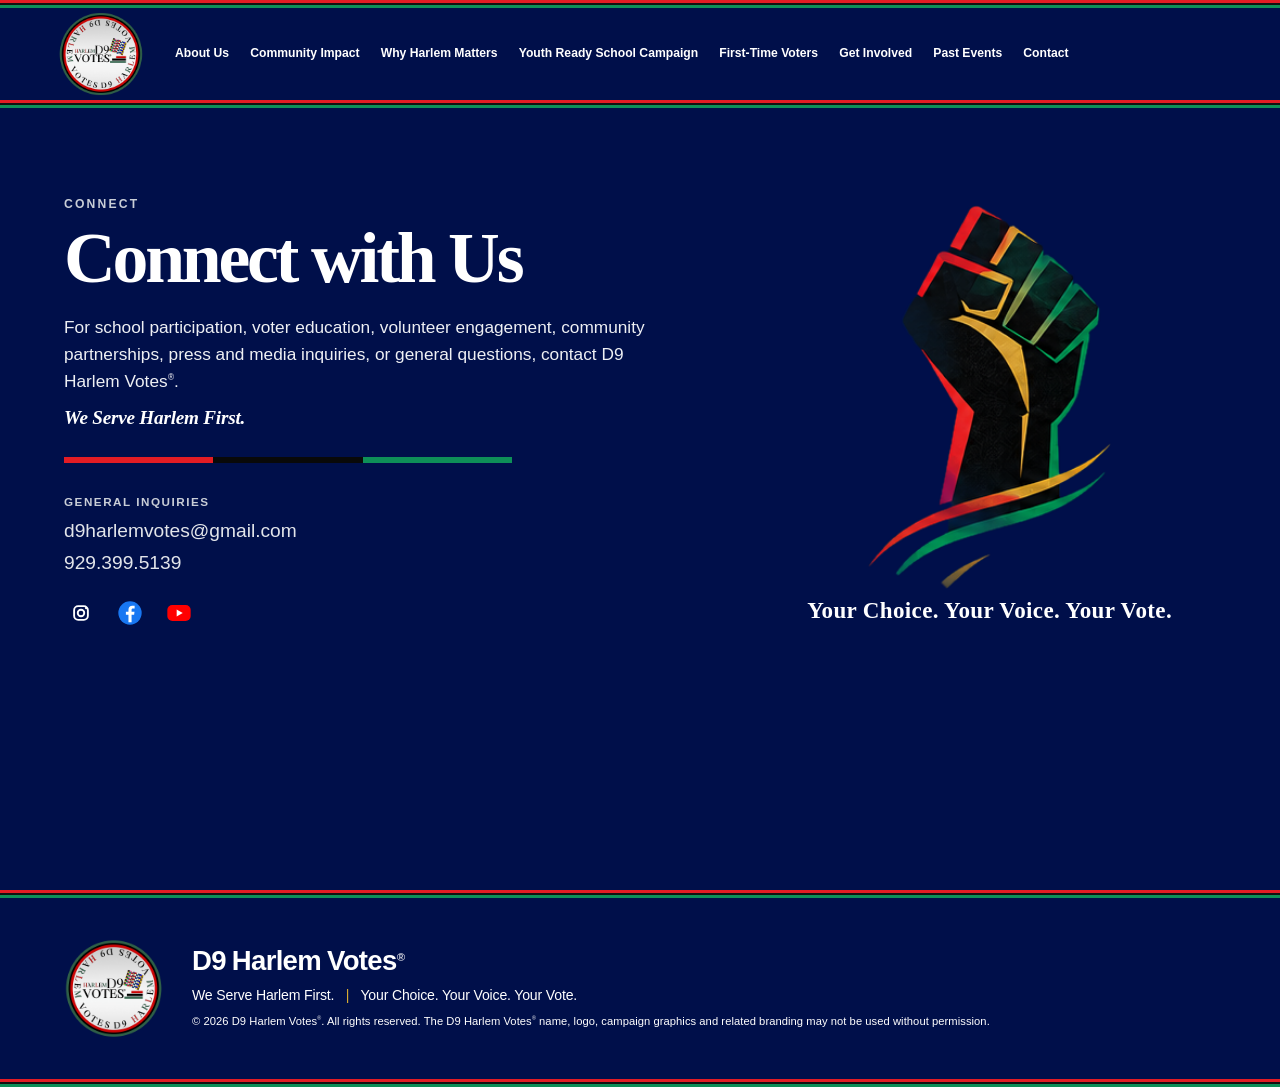
<file: contact.html>
<!DOCTYPE html>

<html lang="en">
<head>
<meta charset="utf-8"/>
<meta content="width=device-width, initial-scale=1.0" name="viewport"/>
<meta content="Contact D9 Harlem Votes® for school participation, voter education, volunteer engagement, media requests, and community partnerships." name="description"/>
<title>D9 Harlem Votes® | Contact</title>
<style>
    :root {
      --d9-blue: #000f4a;
      --d9-blue-deep: #000f4a;
      --d9-blue-bright: #000f4a;
      --d9-red: #e31c24;
      --d9-green: #0e8f58;
      --d9-black: #111111;
      --d9-gold: #f3c21c;
      --d9-cream: #f7f5f0;
      --d9-white: #ffffff;
    }

    body {
      background: var(--d9-blue-deep);
    }

    /* Keep the name from appearing as blue text */
    .brand-wordmark,
    .hero-wordmark,
    .site-footer strong,
    .contact-section h2 {
      color: var(--d9-white);
    }

    .brand-wordmark .brand-red { color: var(--d9-red) !important; }
    .brand-wordmark .brand-green { color: var(--d9-green) !important; }
    .brand-wordmark .brand-black {
      color: var(--d9-black) !important;
      text-shadow:
        1px 0 0 var(--d9-white),
        -1px 0 0 var(--d9-white),
        0 1px 0 var(--d9-white),
        0 -1px 0 var(--d9-white);
    }

    .hero-wordmark .brand-black,
    .site-footer .brand-wordmark .brand-black,
    .contact-section .brand-wordmark .brand-black {
      color: var(--d9-white) !important;
      text-shadow: none;
    }

    /* Navigation should feel connected to the campaign frame */
    .site-nav {
      background: var(--d9-blue-deep);
      border: 0;
      box-shadow: 0 8px 18px rgba(0, 0, 0, 0.22);
    }

    .site-nav .nav-inner {
      max-width: 1280px;
    }

    .site-nav .brand-link img {
      width: clamp(64px, 7vw, 92px);
      height: auto;
    }

    .site-nav .brand-wordmark,
    .site-nav .nav-links a {
      color: var(--d9-white) !important;
    }

    .site-nav .nav-links a:hover,
    .nav-links a[aria-current="page"] {
      color: var(--d9-gold) !important;
    }

    .nav-links a[aria-current="page"] {
      font-weight: 900;
      text-decoration: underline;
      text-underline-offset: 0.35em;
      text-decoration-thickness: 3px;
    }

    .nav-join {
      background: var(--d9-red) !important;
      color: var(--d9-white) !important;
      border: 2px solid var(--d9-white);
    }

    /* Tab-style page behavior: show one major section group at a time */
    body.tabbed-site main > section.section[hidden],
    body.tabbed-site header.hero[hidden] {
      display: none !important;
    }

    body.tabbed-site main {
      min-height: 55vh;
    }

    /* Hero: bigger logo and bigger image, less empty white space */
    .hero {
      color: var(--d9-white);
      background:
        radial-gradient(circle at 65% 34%, rgba(14, 143, 88, 0.16), transparent 34%),
        radial-gradient(circle at 20% 15%, rgba(243, 194, 28, 0.12), transparent 26%),
        linear-gradient(180deg, var(--d9-blue-bright) 0%, var(--d9-blue) 60%, var(--d9-blue-deep) 100%);
      border-bottom: 6px solid var(--d9-red);
    }

    .hero-inner {
      max-width: 1280px;
      grid-template-columns: minmax(0, 0.85fr) minmax(420px, 1.15fr);
      gap: clamp(1.5rem, 4vw, 3rem);
      align-items: center;
      padding-top: clamp(2rem, 4vw, 4rem);
      padding-bottom: clamp(2rem, 4vw, 4rem);
    }

    .hero-brand {
      align-items: center;
      gap: 1.1rem;
    }

    .hero-logo {
      width: clamp(118px, 13vw, 190px) !important;
      height: auto;
      filter: drop-shadow(0 10px 18px rgba(0,0,0,0.28));
    }

    .org-name,
    .org-description,
    .eyebrow,
    .hero-summary,
    .deadline-row,
    .campaign-tagline {
      color: var(--d9-white) !important;
    }

    .hero h1 {
      color: var(--d9-white);
      font-size: clamp(3rem, 6.8vw, 6rem);
      line-height: 0.92;
      text-shadow: 0 3px 0 rgba(0,0,0,0.28);
    }

    .hero h1 span {
      color: var(--d9-gold);
    }

    .hero-photo-shell {
      min-height: clamp(360px, 42vw, 610px);
    }

    .hero-photo-wrap {
      min-height: clamp(340px, 40vw, 590px);
      border: 8px solid var(--d9-white);
      box-shadow:
        0 0 0 5px var(--d9-gold),
        0 18px 38px rgba(0,0,0,0.28);
      overflow: hidden;
    }

    .hero-photo-wrap img {
      width: 100%;
      height: 100%;
      min-height: clamp(340px, 40vw, 590px);
      object-fit: cover;
      object-position: center;
    }

    .hero-note {
      border: 3px solid var(--d9-white);
      background: var(--d9-black);
      color: var(--d9-white);
    }

    .hero-motto {
      color: var(--d9-white);
      background: var(--d9-blue-deep);
      border-top: 5px solid var(--d9-green);
      border-bottom: 5px solid var(--d9-red);
      font-size: clamp(1rem, 1.6vw, 1.4rem);
      letter-spacing: 0.18em;
    }

    /* Shared bold launch bands */
    .school-section,
    .first-voter {
      background: var(--d9-cream);
    }

    .school-section .section-inner,
    .first-voter .section-inner,
    .recognition-section .section-inner {
      max-width: 1280px;
    }

    .school-launch-band,
    .voter-launch-band {
      position: relative;
      overflow: hidden;
      margin: 0.5rem 0 2rem;
      padding: clamp(1.25rem, 2.5vw, 2rem) clamp(1rem, 3vw, 2.2rem) clamp(1.6rem, 3vw, 2.4rem);
      color: var(--d9-white);
      background:
        radial-gradient(circle at 25% 30%, rgba(29, 86, 165, 0.48), transparent 38%),
        radial-gradient(circle at 70% 62%, rgba(0, 0, 0, 0.22), transparent 42%),
        linear-gradient(180deg, var(--d9-blue-bright) 0%, var(--d9-blue) 100%);
      border-top: 6px solid var(--d9-red);
      border-bottom: 6px solid var(--d9-green);
      box-shadow: 0 22px 44px rgba(8, 46, 111, 0.18);
    }

    .school-launch-band::before,
    .school-launch-band::after,
    .voter-launch-band::before,
    .voter-launch-band::after {
      content: "";
      position: absolute;
      left: 0;
      right: 0;
      height: 5px;
      pointer-events: none;
    }

    .school-launch-band::before,
    .voter-launch-band::before {
      top: 42px;
      background: var(--d9-green);
    }

    .school-launch-band::after,
    .voter-launch-band::after {
      bottom: 24px;
      background: var(--d9-red);
      box-shadow: 0 16px 0 var(--d9-green);
    }

    .launch-motto {
      position: relative;
      z-index: 1;
      text-align: center;
      margin: 0 0 clamp(2rem, 4vw, 3rem);
      color: var(--d9-white);
      font-weight: 900;
      font-size: clamp(1rem, 1.6vw, 1.35rem);
      line-height: 1;
      letter-spacing: 0.16em;
      text-transform: uppercase;
    }

    .launch-heading {
      position: relative;
      z-index: 1;
      max-width: 78rem;
      margin: 0 0 clamp(1.8rem, 3vw, 2.35rem);
    }

    .launch-kicker {
      margin: 0 0 0.45rem;
      color: rgba(255, 255, 255, 0.95);
      font-weight: 900;
      font-size: clamp(1.05rem, 1.7vw, 1.45rem);
      letter-spacing: 0.18em;
      text-transform: uppercase;
    }

    .launch-heading h2 {
      position: relative;
      display: inline-block;
      margin: 0;
      color: var(--d9-white);
      font-family: Georgia, "Times New Roman", serif;
      font-weight: 900;
      font-size: clamp(3.05rem, 7vw, 5.9rem);
      line-height: 0.94;
      letter-spacing: -0.045em;
      text-shadow: 0 3px 0 rgba(0, 0, 0, 0.22);
      text-wrap: balance;
    }

    .launch-heading h2::after {
      content: "";
      display: block;
      width: min(310px, 34vw);
      height: 10px;
      margin: 0.35rem auto 0;
      border-radius: 999px;
      background: var(--d9-gold);
      transform: rotate(-2deg);
    }

    .launch-subhead {
      position: relative;
      z-index: 1;
      margin: -1.25rem 0 1.75rem;
      max-width: 52rem;
      color: rgba(255,255,255,0.95);
      font-size: clamp(1.05rem, 1.7vw, 1.35rem);
      line-height: 1.35;
    }

    .launch-steps-row {
      position: relative;
      z-index: 1;
      display: grid;
      grid-template-columns: repeat(4, minmax(0, 1fr));
      gap: clamp(1rem, 2.2vw, 2rem);
      align-items: start;
    }

    .launch-step {
      min-width: 0;
      text-align: center;
      display: flex;
      flex-direction: column;
      align-items: center;
      color: var(--d9-white);
      text-decoration: none;
    }

    a.launch-step:hover h3,
    a.launch-step:focus h3 {
      color: var(--d9-gold);
    }

    .launch-icon-wrap {
      position: relative;
      width: clamp(150px, 17vw, 220px);
      height: clamp(150px, 17vw, 220px);
      margin-bottom: 0.55rem;
    }

    .launch-icon-circle {
      width: 100%;
      height: 100%;
      border-radius: 999px;
      display: flex;
      align-items: center;
      justify-content: center;
      border: clamp(7px, 0.8vw, 11px) solid var(--d9-white);
      box-shadow:
        0 0 0 3px rgba(255, 255, 255, 0.18),
        0 14px 28px rgba(0, 0, 0, 0.28);
    }

    .launch-icon-circle svg {
      width: 78%;
      height: 78%;
      overflow: visible;
    }

    .launch-icon-circle .stroke-white,
    .launch-icon-circle .stroke-black,
    .launch-icon-circle .stroke-red,
    .launch-icon-circle .stroke-green,
    .launch-icon-circle .stroke-gold {
      fill: none;
      stroke-linecap: round;
      stroke-linejoin: round;
    }

    .launch-icon-circle .stroke-white { stroke: var(--d9-white); }
    .launch-icon-circle .stroke-black { stroke: var(--d9-black); }
    .launch-icon-circle .stroke-red { stroke: var(--d9-red); }
    .launch-icon-circle .stroke-green { stroke: var(--d9-green); }
    .launch-icon-circle .stroke-gold { stroke: var(--d9-gold); }
    .launch-icon-circle .fill-white { fill: var(--d9-white); }
    .launch-icon-circle .fill-black { fill: var(--d9-black); }
    .launch-icon-circle .fill-red { fill: var(--d9-red); }
    .launch-icon-circle .fill-green { fill: var(--d9-green); }
    .launch-icon-circle .fill-gold { fill: var(--d9-gold); }
    .launch-icon-circle .fill-blue { fill: var(--d9-blue); }

    .launch-step.gold .launch-icon-circle { background: var(--d9-gold); }
    .launch-step.red .launch-icon-circle { background: var(--d9-red); }
    .launch-step.black .launch-icon-circle { background: var(--d9-black); }
    .launch-step.green .launch-icon-circle { background: var(--d9-green); }

    .launch-icon-burst {
      position: absolute;
      inset: -16px;
      pointer-events: none;
    }

    .launch-icon-burst span {
      position: absolute;
      display: block;
      width: clamp(22px, 3vw, 36px);
      height: clamp(7px, 0.8vw, 11px);
      border-radius: 999px;
      background: var(--d9-white);
    }

    .launch-step.gold .launch-icon-burst span,
    .launch-step.green .launch-icon-burst span {
      background: var(--d9-gold);
    }

    .launch-step.red .launch-icon-burst span {
      background: #ff3434;
    }

    .launch-step.black .launch-icon-burst span {
      background: var(--d9-white);
    }

    .launch-icon-burst span:nth-child(1) { left: -3%; top: 22%; transform: rotate(48deg); }
    .launch-icon-burst span:nth-child(2) { right: -2%; top: 28%; transform: rotate(-52deg); }
    .launch-icon-burst span:nth-child(3) { right: 3%; bottom: 12%; transform: rotate(45deg); }

    .launch-step-number {
      display: inline-flex;
      align-items: center;
      justify-content: center;
      min-width: clamp(62px, 6vw, 86px);
      padding: 0.35rem 0.8rem;
      margin: 0 0 0.65rem;
      border-radius: 999px;
      border: 5px solid var(--d9-white);
      color: var(--d9-white);
      font-weight: 950;
      font-size: clamp(1.15rem, 2.1vw, 1.85rem);
      line-height: 1;
      box-shadow: 0 8px 18px rgba(0, 0, 0, 0.24);
    }

    .launch-step.gold .launch-step-number { background: var(--d9-gold); color: var(--d9-black); }
    .launch-step.red .launch-step-number { background: var(--d9-red); color: var(--d9-white); }
    .launch-step.black .launch-step-number { background: var(--d9-black); color: var(--d9-white); }
    .launch-step.green .launch-step-number { background: var(--d9-green); color: var(--d9-white); }

    .launch-step h3 {
      margin: 0 0 0.35rem;
      color: var(--d9-white);
      font-weight: 950;
      font-size: clamp(1.55rem, 2.6vw, 2.35rem);
      line-height: 1.04;
      letter-spacing: -0.035em;
      text-shadow: 0 2px 0 rgba(0, 0, 0, 0.22);
      text-wrap: balance;
    }

    .launch-step p {
      margin: 0;
      max-width: 16rem;
      color: rgba(255, 255, 255, 0.97);
      font-size: clamp(1.02rem, 1.35vw, 1.32rem);
      line-height: 1.25;
      text-wrap: balance;
    }

    .launch-action {
      display: inline-block;
      margin-top: 0.65rem;
      color: var(--d9-gold);
      font-weight: 900;
      font-size: 1rem;
    }

    /* Secondary school details: icon-first, same family as the approved launch badges */
    .school-methods-band {
      position: relative;
      overflow: hidden;
      margin: 2rem 0 1.4rem;
      padding: clamp(1rem, 2vw, 1.35rem);
      background:
        linear-gradient(90deg, var(--d9-red) 0 33%, var(--d9-black) 33% 66%, var(--d9-green) 66% 100%) top / 100% 6px no-repeat,
        linear-gradient(180deg, var(--d9-blue-bright) 0%, var(--d9-blue) 100%);
      border: 3px solid var(--d9-white);
      box-shadow: 0 16px 30px rgba(8, 46, 111, 0.16);
      color: var(--d9-white);
    }

    .school-methods-heading {
      display: flex;
      align-items: end;
      justify-content: space-between;
      gap: 1rem;
      margin: 0.4rem 0 1.1rem;
    }

    .school-methods-heading p {
      margin: 0;
      color: var(--d9-white);
    }

    .school-methods-heading .mini-label {
      color: var(--d9-gold);
    }

    .school-methods-heading h3 {
      margin: 0.2rem 0 0;
      color: var(--d9-white);
      font-size: clamp(1.5rem, 3vw, 2.35rem);
      line-height: 1;
    }

    .school-methods-grid {
      display: grid;
      grid-template-columns: repeat(2, minmax(0, 1fr));
      gap: 1rem;
    }

    .school-method-card {
      display: grid;
      grid-template-columns: auto minmax(0, 1fr);
      align-items: center;
      gap: 1rem;
      padding: 1rem;
      border-radius: 22px;
      background: rgba(255, 255, 255, 0.08);
      border: 2px solid rgba(255, 255, 255, 0.32);
      color: var(--d9-white);
    }

    .school-method-card .mini-label,
    .school-method-card h3,
    .school-method-card p {
      color: var(--d9-white);
    }

    .school-method-card .mini-label {
      margin-bottom: 0.25rem;
      color: var(--d9-gold);
    }

    .school-method-card h3 {
      margin-bottom: 0.25rem;
      font-size: clamp(1.25rem, 2vw, 1.7rem);
    }

    .school-method-card p {
      margin: 0;
      line-height: 1.32;
      font-size: 1rem;
    }

    .school-method-card .inline-link {
      display: inline-block;
      margin-top: 0.45rem;
      color: var(--d9-gold) !important;
      font-weight: 900;
    }

    .mini-badge {
      width: clamp(82px, 8vw, 108px);
      height: clamp(82px, 8vw, 108px);
      flex: 0 0 auto;
      border-radius: 999px;
      display: flex;
      align-items: center;
      justify-content: center;
      border: 6px solid var(--d9-white);
      box-shadow:
        0 0 0 3px rgba(255, 255, 255, 0.15),
        0 10px 20px rgba(0, 0, 0, 0.22);
    }

    .mini-badge svg {
      width: 74%;
      height: 74%;
      overflow: visible;
    }

    .mini-badge.gold { background: var(--d9-gold); }
    .mini-badge.red { background: var(--d9-red); }
    .mini-badge.black { background: var(--d9-black); }
    .mini-badge.green { background: var(--d9-green); }

    .mini-badge .stroke-white,
    .mini-badge .stroke-black,
    .mini-badge .stroke-red,
    .mini-badge .stroke-green,
    .mini-badge .stroke-gold {
      fill: none;
      stroke-linecap: round;
      stroke-linejoin: round;
    }

    .mini-badge .stroke-white { stroke: var(--d9-white); }
    .mini-badge .stroke-black { stroke: var(--d9-black); }
    .mini-badge .stroke-red { stroke: var(--d9-red); }
    .mini-badge .stroke-green { stroke: var(--d9-green); }
    .mini-badge .stroke-gold { stroke: var(--d9-gold); }
    .mini-badge .fill-white { fill: var(--d9-white); }
    .mini-badge .fill-black { fill: var(--d9-black); }
    .mini-badge .fill-red { fill: var(--d9-red); }
    .mini-badge .fill-green { fill: var(--d9-green); }
    .mini-badge .fill-gold { fill: var(--d9-gold); }

    .basics-badge-strip {
      margin: 1rem 0 0;
      padding-top: 1rem;
      border-top: 2px solid rgba(255,255,255,0.24);
    }

    .basics-badge-strip h4 {
      margin: 0 0 0.85rem;
      color: var(--d9-white);
      font-size: clamp(1.15rem, 2vw, 1.55rem);
    }

    .basics-badge-grid {
      display: grid;
      grid-template-columns: repeat(6, minmax(0, 1fr));
      gap: 0.75rem;
    }

    .basics-badge {
      text-align: center;
      color: var(--d9-white);
    }

    .basics-badge .mini-badge {
      width: clamp(66px, 6.5vw, 86px);
      height: clamp(66px, 6.5vw, 86px);
      margin: 0 auto 0.45rem;
      border-width: 5px;
    }

    .basics-badge b {
      display: block;
      margin: 0;
      color: var(--d9-white);
      font-size: clamp(0.86rem, 1.2vw, 1rem);
      line-height: 1.1;
    }

    .basics-badge span {
      display: block;
      margin-top: 0.15rem;
      color: rgba(255,255,255,0.88);
      font-size: 0.78rem;
      line-height: 1.18;
    }

    .toolkit-asset-card,
    .training-card {
      border-top-width: 8px;
    }

    .toolkit-icon {
      display: inline-flex;
      width: 76px;
      height: 76px;
      align-items: center;
      justify-content: center;
      margin-bottom: 0.75rem;
      border-radius: 999px;
      border: 5px solid var(--d9-white);
      background: var(--d9-blue);
      color: var(--d9-white);
      box-shadow: 0 0 0 3px var(--d9-gold);
      font-size: 2.2rem;
      line-height: 1;
    }

    .training-points.icon-points {
      display: grid;
      grid-template-columns: repeat(2, minmax(0, 1fr));
      gap: 0.55rem;
      padding: 0;
      list-style: none;
    }

    .training-points.icon-points li {
      display: flex;
      gap: 0.45rem;
      align-items: flex-start;
      margin: 0;
    }

    .training-points.icon-points li::before {
      content: "●";
      color: var(--d9-gold);
      font-size: 0.85rem;
      line-height: 1.5;
    }

    .contact-card {
      display: grid;
      grid-template-columns: auto minmax(0, 1fr);
      gap: 0.75rem;
      align-items: center;
    }

    .contact-card::before {
      content: "★";
      display: inline-flex;
      align-items: center;
      justify-content: center;
      width: 38px;
      height: 38px;
      border-radius: 999px;
      border: 3px solid var(--d9-white);
      background: var(--d9-gold);
      color: var(--d9-black);
      font-size: 1rem;
      line-height: 1;
    }

    .contact-card.contact-red::before { background: var(--d9-red); color: var(--d9-white); }
    .contact-card.contact-green::before { content: "✓"; background: var(--d9-green); color: var(--d9-white); }
    .contact-card.contact-gold::before { content: "✦"; background: var(--d9-gold); color: var(--d9-black); }

    @media (max-width: 980px) {
      .school-methods-grid {
        grid-template-columns: 1fr;
      }

      .basics-badge-grid {
        grid-template-columns: repeat(3, minmax(0, 1fr));
      }
    }

    @media (max-width: 720px) {
      .school-methods-heading {
        display: block;
      }

      .school-method-card {
        grid-template-columns: 1fr;
        justify-items: center;
        text-align: center;
      }

      .basics-badge-grid,
      .training-points.icon-points {
        grid-template-columns: repeat(2, minmax(0, 1fr));
      }
    }

    /* Mature recognition / awards treatment */
    .recognition-section {
      background: var(--d9-blue-deep);
      color: var(--d9-white);
      border-top: 6px solid var(--d9-red);
      border-bottom: 6px solid var(--d9-green);
    }

    .recognition-section .kicker,
    .recognition-section h2,
    .recognition-section p {
      color: var(--d9-white);
    }

    .recognition-section .section-title {
      max-width: 850px;
    }

    .award-grid {
      gap: 1.4rem;
    }

    .award-card {
      background: rgba(255,255,255,0.06);
      border: 2px solid rgba(255,255,255,0.22);
      border-top: 8px solid var(--d9-gold);
      box-shadow: 0 18px 34px rgba(0,0,0,0.25);
    }

    .award-card img {
      border-bottom: 4px solid var(--d9-white);
    }

    .award-card figcaption {
      color: var(--d9-white);
      font-weight: 900;
      font-size: 1.05rem;
      padding: 1rem;
    }

    /* Contact and footer inherit the site-wide navy page background. */
    .contact-section,
    .site-footer {
      background: transparent;
      color: var(--d9-white);
      border-top: 0;
    }

    .contact-section .kicker,
    .contact-section h2,
    .contact-section p,
    .site-footer,
    .site-footer p,
    .site-footer small,
    .site-footer strong {
      color: var(--d9-white) !important;
    }

    .contact-email a {
      color: var(--d9-gold) !important;
      font-weight: 900;
    }

    .contact-card {
      background: rgba(255,255,255,0.08) !important;
      border: 1px solid rgba(255,255,255,0.18);
      border-top-width: 6px;
      color: var(--d9-white);
    }

    .contact-card span,
    .contact-card strong {
      color: var(--d9-white) !important;
    }

    .site-footer {
      border-top: 6px solid var(--d9-white);
    }

    .site-footer .footer-inner {
      max-width: 1280px;
      gap: 1.25rem;
      align-items: center;
    }

    .site-footer img {
      width: clamp(95px, 10vw, 150px) !important;
      height: auto;
      filter: drop-shadow(0 0 0 var(--d9-white)) drop-shadow(0 8px 12px rgba(0,0,0,0.4));
    }

    .site-footer strong {
      display: block;
      font-size: clamp(1.35rem, 2.4vw, 2rem);
      line-height: 1.1;
      font-weight: 400 !important;
    }

    .site-footer p {
      color: var(--d9-gold) !important;
      font-weight: 900;
      font-size: 1.05rem;
    }

    @media (max-width: 980px) {
      .hero-inner {
        grid-template-columns: 1fr;
      }

      .launch-steps-row,
      .compact-basics {
        grid-template-columns: repeat(2, minmax(0, 1fr));
      }
    }

    @media (max-width: 720px) {
      .site-nav .brand-link img {
        width: 64px;
      }

      .school-launch-band,
      .voter-launch-band {
        padding: 1rem 0.9rem 1.65rem;
      }

      .school-launch-band::before,
      .voter-launch-band::before { top: 34px; }

      .launch-motto {
        font-size: 0.8rem;
        letter-spacing: 0.11em;
        margin-bottom: 1.4rem;
      }

      .launch-heading h2 {
        font-size: clamp(2.35rem, 12vw, 3.55rem);
      }

      .launch-subhead {
        margin-top: -0.75rem;
      }

      .launch-steps-row,
      .school-options.compact-school-options,
      .compact-basics {
        grid-template-columns: 1fr;
      }

      .launch-step p {
        max-width: 18rem;
      }
    }

    /* Footer/header service line correction: gold is accent only */
    .site-footer p {
      color: var(--d9-white) !important;
      font-weight: 800;
      font-size: 1.05rem;
    }

    .site-footer .footer-service,
    .site-footer .footer-motto {
      color: var(--d9-white) !important;
    }

    .site-footer .footer-divider {
      color: var(--d9-gold) !important;
      font-weight: 950;
      padding: 0 0.35rem;
    }


    /* Professional page pass: Community Impact style, no continuous scroll */
    .site-nav {
      background: var(--d9-blue-deep) !important;
      border: 0 !important;
    }

    .site-nav .nav-inner {
      max-width: 1280px;
      gap: 1.2rem;
    }

    .standard-logo-link {
      background: transparent !important;
      box-shadow: none !important;
      border: 0 !important;
      padding: 0 !important;
    }

    .standard-logo-link img,
    .site-footer img {
      background: transparent !important;
      border: 0 !important;
      box-shadow: none !important;
      filter: none !important;
    }

    .site-nav .brand-link img {
      width: clamp(76px, 7vw, 110px) !important;
      height: auto;
    }

    .nav-links {
      align-items: center;
      gap: clamp(0.7rem, 1.2vw, 1.15rem);
    }

    .nav-links .nav-join {
      order: -1;
      margin-right: clamp(0.4rem, 1vw, 0.9rem);
      padding: 0.82rem 1.08rem;
      background: var(--d9-red) !important;
      color: var(--d9-white) !important;
      border: 3px solid var(--d9-white);
      border-radius: 10px;
      box-shadow: 0 0 0 3px var(--d9-gold), 0 10px 18px rgba(0,0,0,0.24);
      font-weight: 950;
      text-decoration: none !important;
    }

    .nav-links .nav-join:hover,
    .nav-links .nav-join:focus {
      background: var(--d9-green) !important;
      color: var(--d9-white) !important;
    }

    .professional-page {
      background:
        radial-gradient(circle at 14% 18%, rgba(10, 59, 140, 0.72), transparent 34%),
        radial-gradient(circle at 86% 58%, rgba(8, 46, 111, 0.9), transparent 40%),
        linear-gradient(180deg, var(--d9-blue) 0%, var(--d9-blue-deep) 100%) !important;
      color: var(--d9-white) !important;
      border-top: 6px solid var(--d9-red);
      border-bottom: 6px solid var(--d9-green);
    }

    .professional-page .section-inner {
      max-width: 1280px;
    }

    .professional-page .kicker,
    .professional-page h2,
    .professional-page h3,
    .professional-page h4,
    .professional-page p,
    .professional-page li,
    .professional-page strong,
    .professional-page span {
      color: var(--d9-white);
    }

    .professional-page .kicker {
      color: var(--d9-gold) !important;
      letter-spacing: 0.18em;
    }

    .pro-title {
      font-family: Georgia, "Times New Roman", serif;
      font-weight: 900;
      font-size: clamp(3.1rem, 6.4vw, 5.6rem);
      line-height: 0.95;
      letter-spacing: -0.04em;
      text-shadow: 0 3px 0 rgba(0,0,0,0.28);
    }.pro-title::after {
      content: "";
      display: block;
      width: min(250px, 30vw);
      height: 8px;
      margin-top: 0.55rem;
      border-radius: 999px;
      background: var(--d9-gold);
    }

    .pro-copy {
      color: rgba(255,255,255,0.9) !important;
      font-size: clamp(1.05rem, 1.6vw, 1.3rem);
      line-height: 1.38;
    }

    .pro-frame {
      border: none;
      box-shadow: 0 8px 16px rgba(0,0,0,0.16);
      background: var(--d9-black);
      overflow: hidden;
    }

    .pro-frame img {
      display: block;
      width: 100%;
      height: 100%;
      object-fit: cover;
    }

    .brand-rule {
      display: grid;
      grid-template-columns: 1fr 1fr 1fr;
      gap: 4px;
      height: 9px;
      margin: 1.25rem 0;
      background: var(--d9-white);
    }

    .brand-rule span:nth-child(1) { background: var(--d9-red); }
    .brand-rule span:nth-child(2) {
      background: var(--d9-black);
      outline: 2px solid var(--d9-white);
      z-index: 1;
    }
    .brand-rule span:nth-child(3) { background: var(--d9-green); }

    /* First-Time Voters: locked professional direction with supplied photo */
    .first-voter-professional-grid {
      display: grid;
      grid-template-columns: minmax(0, 0.92fr) minmax(420px, 1.08fr);
      gap: clamp(2rem, 5vw, 4rem);
      align-items: center;
    }

    .first-voter-photo {
      min-height: clamp(450px, 52vw, 650px);
    }

    .first-voter-photo img {
      object-position: center center;
    }

    .voter-action-grid {
      display: grid;
      grid-template-columns: repeat(2, minmax(0, 1fr));
      gap: 0.9rem;
      margin-top: 1.45rem;
    }

    .voter-action-card {
      display: grid;
      grid-template-columns: auto minmax(0, 1fr) auto;
      gap: 0.8rem;
      align-items: center;
      padding: 1rem;
      background: rgba(255,255,255,0.08);
      border: 1px solid rgba(255,255,255,0.22);
      text-decoration: none;
      color: var(--d9-white);
      border-top: 6px solid var(--d9-red);
    }

    .voter-action-card:nth-child(2) { border-top-color: var(--d9-green); }
    .voter-action-card:nth-child(3) { border-top-color: var(--d9-black); }
    .voter-action-card:nth-child(4) { border-top-color: var(--d9-gold); }

    .voter-action-card .step-num {
      color: var(--d9-gold);
      font-family: Georgia, "Times New Roman", serif;
      font-size: 2.15rem;
      font-weight: 900;
      line-height: 1;
    }

    .voter-action-card strong {
      display: block;
      color: var(--d9-white);
      font-size: 1.03rem;
      line-height: 1.15;
    }

    .voter-action-card span.arrow {
      color: var(--d9-white);
      font-size: 1.9rem;
    }

    .voter-action-card:hover strong,
    .voter-action-card:focus strong {
      color: var(--d9-gold);
    }

    /* Voter Education Training: professional training banner, no stock photo */
    .training-professional-grid {
      display: grid;
      grid-template-columns: minmax(0, 0.95fr) minmax(400px, 1.05fr);
      gap: clamp(2rem, 5vw, 4rem);
      align-items: center;
    }

    .training-banner-frame {
      background: var(--d9-blue-deep);
      border: 5px solid var(--d9-white);
      box-shadow:
        0 0 0 5px var(--d9-gold),
        0 18px 34px rgba(0,0,0,0.28);
      padding: 0;
      overflow: hidden;
    }

    .training-banner-frame img {
      display: block;
      width: 100%;
      height: auto;
    }

    .training-module-grid {
      display: grid;
      grid-template-columns: repeat(2, minmax(0, 1fr));
      gap: 0.8rem;
      margin-top: 1.2rem;
    }

    .training-module {
      padding: 1rem;
      min-height: 105px;
      background: rgba(255,255,255,0.08);
      border: 1px solid rgba(255,255,255,0.22);
      border-top: 6px solid var(--d9-red);
    }

    .training-module:nth-child(2) { border-top-color: var(--d9-green); }
    .training-module:nth-child(3) { border-top-color: var(--d9-black); }
    .training-module:nth-child(4) { border-top-color: var(--d9-gold); }

    .training-module b {
      display: block;
      color: var(--d9-gold);
      font-family: Georgia, "Times New Roman", serif;
      font-size: 2rem;
      line-height: 1;
      margin-bottom: 0.35rem;
    }

    .training-module span {
      display: block;
      color: var(--d9-white);
      font-weight: 850;
      line-height: 1.15;
    }

    .training-request-row {
      display: flex;
      flex-wrap: wrap;
      gap: 1rem;
      align-items: center;
      margin-top: 1.35rem;
    }

    .training-request-row .btn {
      border: 2px solid var(--d9-white);
      box-shadow: 0 0 0 3px var(--d9-gold);
    }

    .training-request-row p {
      margin: 0;
      color: rgba(255,255,255,0.86) !important;
    }

    .curriculum-details.pro-details {
      margin-top: 1.2rem;
      background: rgba(255,255,255,0.07);
      border: 1px solid rgba(255,255,255,0.25);
      border-top: 5px solid var(--d9-green);
      color: var(--d9-white);
    }

    .curriculum-details.pro-details summary {
      color: var(--d9-white);
      font-weight: 900;
      cursor: pointer;
      padding: 1rem;
    }

    .curriculum-details.pro-details ul {
      margin: 0;
      padding: 0 1.2rem 1rem 2rem;
    }

    /* About Us: restore story, photos, history, and accordions */
    .about-section.professional-page {
      padding-bottom: 0;
    }

    .about-hero-grid {
      display: grid;
      grid-template-columns: minmax(380px, 0.9fr) minmax(0, 1.1fr);
      gap: clamp(2rem, 5vw, 4rem);
      align-items: center;
      margin-bottom: 3rem;
    }

    .about-main-photo {
      min-height: clamp(430px, 46vw, 610px);
    }

    .leadership-mini.pro-leadership-mini {
      display: grid;
      grid-template-columns: repeat(2, minmax(0, 1fr));
      gap: 0.9rem;
      margin-top: 1.25rem;
    }

    .leadership-mini.pro-leadership-mini div {
      padding: 1rem;
      background: rgba(255,255,255,0.08);
      border: 1px solid rgba(255,255,255,0.23);
      border-left: 6px solid var(--d9-green);
    }

    .leadership-mini.pro-leadership-mini div:nth-child(2) {
      border-left-color: var(--d9-red);
    }

    .leadership-mini.pro-leadership-mini span {
      display: block;
      color: var(--d9-gold) !important;
      font-size: 0.76rem;
      letter-spacing: 0.12em;
      text-transform: uppercase;
      margin-bottom: 0.25rem;
    }

    .leadership-mini.pro-leadership-mini strong {
      color: var(--d9-white) !important;
      font-size: 1.05rem;
    }

    .history-feature.pro-history-feature {
      display: grid;
      grid-template-columns: minmax(0, 1fr) minmax(360px, 0.88fr);
      gap: clamp(2rem, 5vw, 4rem);
      align-items: center;
      padding-top: 2.8rem;
      padding-bottom: 2.8rem;
      border-top: 6px solid var(--d9-red);
      border-bottom: 6px solid var(--d9-green);
    }

    .history-feature.pro-history-feature .history-copy {
      color: var(--d9-white);
    }

    .history-feature.pro-history-feature h3 {
      color: var(--d9-white);
      font-family: Georgia, "Times New Roman", serif;
      font-size: clamp(2.1rem, 4vw, 3.5rem);
      line-height: 1.02;
      margin-bottom: 1rem;
    }

    .history-photo.pro-frame {
      min-height: 350px;
    }

    .history-photo.pro-frame p {
      padding: 0.75rem 0.85rem;
      margin: 0;
      background: rgba(0,0,0,0.72);
      color: rgba(255,255,255,0.82) !important;
      font-size: 0.84rem;
    }

    .member-accordions.pro-member-accordions {
      padding-top: 2.2rem;
      padding-bottom: 3.2rem;
    }

    .member-accordions.pro-member-accordions details {
      background: rgba(255,255,255,0.08);
      border: 1px solid rgba(255,255,255,0.26);
      border-left: 6px solid var(--d9-gold);
      margin-bottom: 0.8rem;
      color: var(--d9-white);
    }

    .member-accordions.pro-member-accordions summary {
      color: var(--d9-white);
      font-weight: 900;
      padding: 1rem;
      cursor: pointer;
    }

    .member-accordions.pro-member-accordions summary span {
      color: var(--d9-gold) !important;
    }

    .member-accordions.pro-member-accordions .people-list {
      padding: 0 1rem 1rem;
    }

    .member-accordions.pro-member-accordions .people-list li {
      border-top: 1px solid rgba(255,255,255,0.18);
      padding: 0.75rem 0;
    }

    .member-accordions.pro-member-accordions .people-list strong {
      color: var(--d9-white) !important;
      font-size: 0.98rem;
    }

    .member-accordions.pro-member-accordions .people-list span {
      color: rgba(255,255,255,0.78) !important;
    }

    /* Contact: simple, standard, no photos, no bulky cards */
    .contact-section.professional-contact {
      background:
        radial-gradient(circle at 13% 20%, rgba(10, 59, 140, 0.62), transparent 35%),
        linear-gradient(180deg, var(--d9-blue) 0%, var(--d9-blue-deep) 100%) !important;
      color: var(--d9-white);
      border-top: 6px solid var(--d9-red);
      border-bottom: 6px solid var(--d9-green);
    }

    .contact-simple-grid {
      display: grid;
      grid-template-columns: minmax(300px, 0.82fr) minmax(0, 1fr);
      gap: clamp(2rem, 5vw, 4rem);
      align-items: start;
    }

    .contact-email-box {
      margin-top: 1.5rem;
      padding: 1.3rem 1.4rem;
      background: rgba(255,255,255,0.08);
      border-left: 7px solid var(--d9-gold);
      border-top: 1px solid rgba(255,255,255,0.24);
      border-right: 1px solid rgba(255,255,255,0.24);
      border-bottom: 1px solid rgba(255,255,255,0.24);
    }

    .contact-email-box .mini-label {
      color: var(--d9-gold) !important;
      margin-bottom: 0.4rem;
    }

    .contact-email-box a {
      color: var(--d9-white) !important;
      font-size: clamp(1.35rem, 2.4vw, 2rem);
      font-weight: 950;
      text-decoration-color: var(--d9-gold);
      overflow-wrap: anywhere;
    }

    .contact-simple-list {
      margin: 0;
      padding: 0;
      list-style: none;
      background: rgba(255,255,255,0.07);
      border: 1px solid rgba(255,255,255,0.24);
      border-top: 8px solid var(--d9-red);
    }

    .contact-simple-list li {
      display: grid;
      grid-template-columns: 86px minmax(0, 1fr);
      gap: 1rem;
      padding: 1rem 1.15rem;
      border-bottom: 1px solid rgba(255,255,255,0.16);
    }

    .contact-simple-list li:last-child {
      border-bottom: 0;
    }

    .contact-simple-list .role {
      color: var(--d9-gold) !important;
      font-size: 0.78rem;
      font-weight: 900;
      letter-spacing: 0.12em;
      text-transform: uppercase;
    }

    .contact-simple-list .person {
      color: var(--d9-white) !important;
      font-family: Georgia, "Times New Roman", serif;
      font-size: clamp(1.25rem, 2.1vw, 1.8rem);
      font-weight: 900;
      line-height: 1.05;
    }

    .contact-bottom-motto {
      margin-top: 2rem;
      padding-top: 1rem;
      border-top: 1px solid rgba(255,255,255,0.25);
      color: rgba(255,255,255,0.82) !important;
      letter-spacing: 0.18em;
      text-transform: uppercase;
      font-weight: 850;
    }

    .site-footer {
      background: transparent !important;
      border-top: 0;
    }

    .site-footer img {
      width: clamp(92px, 9vw, 135px) !important;
      height: auto;
    }

    .site-footer p,
    .site-footer .footer-service,
    .site-footer .footer-motto {
      color: var(--d9-white) !important;
    }

    .site-footer .footer-divider {
      color: var(--d9-gold) !important;
      font-weight: 950;
      padding: 0 0.35rem;
    }

    @media (max-width: 980px) {
      .first-voter-professional-grid,
      .training-professional-grid,
      .about-hero-grid,
      .history-feature.pro-history-feature,
      .contact-simple-grid {
        grid-template-columns: 1fr;
      }

      .first-voter-photo {
        min-height: 520px;
      }
    }

    @media (max-width: 720px) {
      .nav-links .nav-join {
        order: 0;
        margin-right: 0;
      }

      .voter-action-grid,
      .training-module-grid,
      .leadership-mini.pro-leadership-mini {
        grid-template-columns: 1fr;
      }

      .contact-simple-list li {
        grid-template-columns: 1fr;
        gap: 0.35rem;
      }

      .first-voter-photo {
        min-height: 480px;
      }
    }


    /* About page correction: dark-blue story page, readable history, visible accordions */
    .about-section.about-page-fixed {
      background:
        radial-gradient(circle at 14% 16%, rgba(10, 59, 140, 0.72), transparent 34%),
        radial-gradient(circle at 86% 54%, rgba(8, 46, 111, 0.9), transparent 40%),
        linear-gradient(180deg, var(--d9-blue) 0%, var(--d9-blue-deep) 100%) !important;
      color: var(--d9-white) !important;
      border-top: 6px solid var(--d9-red);
      border-bottom: 6px solid var(--d9-green);
    }

    .about-section.about-page-fixed .section-inner {
      max-width: 1280px;
    }

    .about-section.about-page-fixed .kicker,
    .about-section.about-page-fixed h2,
    .about-section.about-page-fixed h3,
    .about-section.about-page-fixed p,
    .about-section.about-page-fixed strong,
    .about-section.about-page-fixed summary,
    .about-section.about-page-fixed li {
      color: var(--d9-white) !important;
    }

    .about-section.about-page-fixed .kicker,
    .about-section.about-page-fixed .mini-label {
      color: var(--d9-gold) !important;
      letter-spacing: 0.18em;
    }

    .about-section.about-page-fixed .about-hero-grid {
      display: grid;
      grid-template-columns: minmax(390px, 0.92fr) minmax(0, 1.08fr);
      gap: clamp(2rem, 5vw, 4rem);
      align-items: center;
      margin-bottom: 3rem;
    }

    .about-section.about-page-fixed .about-photo {
      min-height: clamp(420px, 46vw, 590px);
      border: 6px solid var(--d9-white);
      box-shadow:
        0 0 0 5px var(--d9-gold),
        0 18px 34px rgba(0,0,0,0.28);
      background: var(--d9-black);
      overflow: hidden;
    }

    .about-section.about-page-fixed .about-photo img {
      width: 100%;
      height: 100%;
      object-fit: cover;
      object-position: center;
      display: block;
    }

    .about-section.about-page-fixed .about-copy h2 {
      font-family: Georgia, "Times New Roman", serif;
      font-weight: 900;
      font-size: clamp(3rem, 6.2vw, 5.4rem);
      line-height: 0.96;
      letter-spacing: -0.04em;
      text-shadow: 0 3px 0 rgba(0,0,0,0.28);
      margin-bottom: 1rem;
    }

    .about-section.about-page-fixed .about-copy h2::after,
    .about-section.about-page-fixed .history-copy h3::after,
    .about-section.about-page-fixed .accordion-heading h3::after {
      content: "";
      display: block;
      width: min(250px, 30vw);
      height: 8px;
      margin-top: 0.55rem;
      border-radius: 999px;
      background: var(--d9-gold);
    }

    .about-section.about-page-fixed .about-lead,
    .about-section.about-page-fixed .about-copy p,
    .about-section.about-page-fixed .history-copy p {
      color: rgba(255,255,255,0.92) !important;
      font-size: clamp(1.03rem, 1.5vw, 1.24rem);
      line-height: 1.42;
    }

    .about-section.about-page-fixed .leadership-mini {
      display: grid;
      grid-template-columns: repeat(2, minmax(0, 1fr));
      gap: 0.9rem;
      margin-top: 1.25rem;
    }

    .about-section.about-page-fixed .leadership-mini div {
      padding: 0.95rem 1rem;
      background: rgba(255,255,255,0.08);
      border: 1px solid rgba(255,255,255,0.24);
      border-left: 6px solid var(--d9-green);
    }

    .about-section.about-page-fixed .leadership-mini div:nth-child(2) {
      border-left-color: var(--d9-red);
    }

    .about-section.about-page-fixed .leadership-mini span {
      display: block;
      color: var(--d9-gold) !important;
      font-size: 0.78rem;
      letter-spacing: 0.12em;
      text-transform: uppercase;
      margin-bottom: 0.25rem;
    }

    .about-section.about-page-fixed .leadership-mini strong {
      font-size: 1.05rem;
    }

    .about-section.about-page-fixed .history-feature {
      display: grid;
      grid-template-columns: minmax(0, 1fr) minmax(360px, 0.86fr);
      gap: clamp(2rem, 5vw, 4rem);
      align-items: center;
      margin-top: 0;
      padding-top: 3rem;
      padding-bottom: 3rem;
      border-top: 6px solid var(--d9-red);
      border-bottom: 6px solid var(--d9-green);
      background: transparent !important;
    }

    .about-section.about-page-fixed .history-copy {
      background: rgba(255,255,255,0.07);
      border: 1px solid rgba(255,255,255,0.24);
      border-top: 8px solid var(--d9-red);
      padding: clamp(1.2rem, 2.4vw, 1.8rem);
      box-shadow: 0 16px 30px rgba(0,0,0,0.18);
    }

    .about-section.about-page-fixed .history-copy h3 {
      font-family: Georgia, "Times New Roman", serif;
      font-size: clamp(2.1rem, 4vw, 3.3rem);
      line-height: 1.02;
      margin-bottom: 1rem;
    }

    .about-section.about-page-fixed .history-photo {
      border: 6px solid var(--d9-white);
      box-shadow:
        0 0 0 5px var(--d9-gold),
        0 18px 34px rgba(0,0,0,0.28);
      background: var(--d9-black);
      overflow: hidden;
    }

    .about-section.about-page-fixed .history-photo img {
      width: 100%;
      display: block;
    }

    .about-section.about-page-fixed .history-photo p {
      margin: 0;
      padding: 0.78rem 0.9rem;
      background: rgba(0,0,0,0.74);
      color: rgba(255,255,255,0.86) !important;
      font-size: 0.84rem;
      line-height: 1.25;
    }

    .about-section.about-page-fixed .accordion-heading {
      margin: 0 0 1rem;
    }

    .about-section.about-page-fixed .accordion-heading h3 {
      font-family: Georgia, "Times New Roman", serif;
      font-size: clamp(2rem, 4vw, 3.2rem);
      line-height: 1.02;
      margin: 0;
    }

    .about-section.about-page-fixed .about-accordion-panel {
      padding-top: 2.6rem;
      padding-bottom: 3.4rem;
      background: transparent !important;
    }

    .about-section.about-page-fixed .about-accordion-panel details {
      margin-bottom: 0.85rem;
      background: rgba(255,255,255,0.08);
      border: 1px solid rgba(255,255,255,0.25);
      border-left: 7px solid var(--d9-gold);
      box-shadow: 0 12px 24px rgba(0,0,0,0.14);
    }

    .about-section.about-page-fixed .about-accordion-panel details:nth-of-type(2) {
      border-left-color: var(--d9-green);
    }

    .about-section.about-page-fixed .about-accordion-panel details:nth-of-type(3) {
      border-left-color: var(--d9-red);
    }

    .about-section.about-page-fixed .about-accordion-panel summary {
      cursor: pointer;
      padding: 1rem 1.15rem;
      font-weight: 900;
      font-size: 1.05rem;
    }

    .about-section.about-page-fixed .about-accordion-panel summary span {
      color: var(--d9-gold) !important;
      float: right;
      font-size: 0.9rem;
    }

    .about-section.about-page-fixed .people-list {
      padding: 0 1.15rem 1.15rem;
      margin: 0;
      list-style: none;
    }

    .about-section.about-page-fixed .people-list li {
      display: grid;
      grid-template-columns: minmax(170px, 0.38fr) minmax(0, 1fr);
      gap: 0.85rem;
      padding: 0.75rem 0;
      border-top: 1px solid rgba(255,255,255,0.16);
    }

    .about-section.about-page-fixed .people-list strong {
      color: var(--d9-white) !important;
      font-size: 0.98rem;
    }

    .about-section.about-page-fixed .people-list span {
      color: rgba(255,255,255,0.78) !important;
      font-size: 0.92rem;
    }

    @media (max-width: 980px) {
      .about-section.about-page-fixed .about-hero-grid,
      .about-section.about-page-fixed .history-feature {
        grid-template-columns: 1fr;
      }
    }

    @media (max-width: 720px) {
      .about-section.about-page-fixed .leadership-mini,
      .about-section.about-page-fixed .people-list li {
        grid-template-columns: 1fr;
      }

      .about-section.about-page-fixed .about-accordion-panel summary span {
        float: none;
        display: block;
        margin-top: 0.25rem;
      }
    }

  

    /* FINAL LOCKED PAGE UPDATES — Voter Education Training, About Us, Contact */
    .site-nav,
    .site-nav .nav-inner,
    .site-nav .brand-link,
    .standard-logo-link {
      background: transparent !important;
    }

    .site-nav {
      background: var(--d9-blue-deep) !important;
    }

    .standard-logo-link,
    .standard-logo-link:link,
    .standard-logo-link:visited {
      border: 0 !important;
      box-shadow: none !important;
      outline: 0 !important;
      padding: 0 !important;
      border-radius: 0 !important;
    }

    .standard-logo-link img,
    .site-nav .brand-link img,
    .site-footer img {
      background: transparent !important;
      border: 0 !important;
      box-shadow: none !important;
      filter: none !important;
    }

    .final-training-page,
    .final-about-page,
    .final-contact-page {
      background:
        linear-gradient(135deg, rgba(4, 27, 67, 0.98), rgba(6, 44, 108, 0.96));
      color: var(--d9-white);
      min-height: calc(100vh - 118px);
      overflow: hidden;
    }

    .final-training-grid,
    .final-about-layout,
    .final-contact-layout {
      max-width: 1240px;
      margin: 0 auto;
      padding: clamp(3.5rem, 6vw, 5.75rem) 1.5rem;
    }

    .final-rule {
      width: min(34rem, 100%);
      margin: 1.6rem 0 1.8rem;
    }

    .final-training-grid {
      display: grid;
      grid-template-columns: minmax(0, 0.92fr) minmax(420px, 1fr);
      gap: clamp(3rem, 6vw, 6rem);
      align-items: center;
    }

    .final-training-copy h2,
    .final-about-copy h2,
    .final-contact-copy h2 {
      color: var(--d9-white) !important;
      font-family: Georgia, 'Times New Roman', serif;
      font-size: clamp(3.1rem, 6vw, 5.25rem);
      line-height: 0.98;
      margin: 1rem 0 0;
      letter-spacing: -0.05em;
    }

    .final-training-copy p,
    .final-about-copy p,
    .final-contact-copy p,
    .final-story-block p {
      color: rgba(255, 255, 255, 0.89) !important;
      font-size: clamp(1.05rem, 1.45vw, 1.32rem);
      line-height: 1.55;
    }

    .training-tagline {
      font-size: clamp(1.4rem, 2vw, 1.9rem) !important;
      line-height: 1.3 !important;
      color: var(--d9-white) !important;
      font-weight: 800;
      margin-bottom: 1.2rem;
    }

    .training-email-line {
      margin-top: 2rem;
    }

    .training-email-line span,
    .contact-email-clean span {
      display: block;
      color: var(--d9-gold);
      font-weight: 950;
      letter-spacing: 0.12em;
      text-transform: uppercase;
      font-size: 0.98rem;
      margin-bottom: 0.6rem;
    }

    .training-email-line a,
    .contact-email-clean a {
      color: var(--d9-white) !important;
      text-decoration: none;
      font-weight: 950;
      font-size: clamp(1.65rem, 2.7vw, 2.5rem);
      line-height: 1.15;
      word-break: break-word;
    }

    .training-email-line a:hover,
    .contact-email-clean a:hover {
      color: var(--d9-gold) !important;
    }

    .training-developed {
      font-size: 1rem !important;
      font-weight: 800;
      margin-top: 1.8rem;
    }

    .final-training-visual {
      margin: 0;
    }

    .final-training-visual img {
      width: 100%;
      display: block;
      border-radius: 1.4rem;
      box-shadow: 0 28px 70px rgba(0, 0, 0, 0.34);
      border: 1px solid rgba(255, 255, 255, 0.18);
    }

    .final-about-layout {
      display: grid;
      grid-template-columns: minmax(0, 0.98fr) minmax(420px, 0.88fr);
      gap: clamp(4.5rem, 7vw, 7.5rem);
      align-items: start;
      padding-bottom: 2.2rem;
    }

    .final-about-copy h2 {
      max-width: 620px;
    }

    .final-about-copy .about-lead {
      font-weight: 800;
      color: rgba(255, 255, 255, 0.94) !important;
    }

    .final-story-block {
      margin-top: 2rem;
      padding-top: 1.7rem;
      border-top: 1px solid rgba(255, 255, 255, 0.22);
    }

    .final-story-block h3 {
      color: var(--d9-white);
      font-family: Georgia, 'Times New Roman', serif;
      font-size: clamp(1.85rem, 3vw, 2.8rem);
      line-height: 1.12;
      margin: 0.5rem 0 1rem;
    }

    .final-story-block strong {
      color: var(--d9-white);
    }

    .final-about-photo {
      margin: 1rem 0 0;
      position: relative;
    }

    .final-about-photo::before {
      display: none;
    }

    .final-about-photo::after {
      display: none;
    }

    .final-about-photo img {
      position: relative;
      z-index: 1;
      width: 100%;
      height: min(32vw, 430px);
      min-height: 300px;
      object-fit: cover;
      object-position: center;
      display: block;
    }

    .final-steering-accordion {
      max-width: 1240px;
      margin: 0 auto;
      padding: 0 1.5rem clamp(3.5rem, 5vw, 5rem);
    }

    .final-steering-accordion .accordion-heading {
      margin-bottom: 1.1rem;
    }

    .final-steering-accordion .accordion-heading h3 {
      margin: 0.25rem 0 0;
      color: var(--d9-white);
      font-family: Georgia, 'Times New Roman', serif;
      font-size: clamp(1.8rem, 2.8vw, 2.6rem);
      line-height: 1.1;
    }

    .final-steering-accordion details {
      background: rgba(6, 44, 108, 0.66);
      border: 1px solid rgba(255, 255, 255, 0.2);
      border-radius: 0;
      margin: 0 0 0.9rem;
      overflow: hidden;
    }

    .final-steering-accordion summary {
      cursor: pointer;
      color: var(--d9-white);
      font-weight: 950;
      display: flex;
      justify-content: space-between;
      gap: 1rem;
      padding: 1rem 1.15rem;
      list-style: none;
      border-left: 7px solid var(--d9-gold);
    }

    .final-steering-accordion details:nth-of-type(2) summary {
      border-left-color: var(--d9-green);
    }

    .final-steering-accordion summary::-webkit-details-marker {
      display: none;
    }

    .final-steering-accordion summary span {
      color: rgba(255, 255, 255, 0.76);
      font-size: 0.92rem;
      white-space: nowrap;
    }

    .final-steering-accordion .people-list {
      display: grid;
      grid-template-columns: repeat(2, minmax(0, 1fr));
      gap: 0.9rem 1rem;
      margin: 0;
      padding: 1.1rem 1.15rem 1.35rem;
      background: rgba(4, 27, 67, 0.5);
    }.final-steering-accordion .people-list li {
      list-style: none;
      padding: 0.85rem 0;
      border-bottom: 1px solid rgba(255, 255, 255, 0.16);
    }

    .final-steering-accordion .people-list strong {
      display: block;
      color: var(--d9-white);
      font-size: 1.02rem;
      line-height: 1.2;
    }

    .final-steering-accordion .people-list span {
      display: block;
      color: rgba(255, 255, 255, 0.72);
      font-size: 0.9rem;
      margin-top: 0.22rem;
    }

    .final-contact-layout {
      display: grid;
      grid-template-columns: minmax(0, 0.9fr) minmax(150px, 230px) minmax(430px, 0.95fr);
      gap: clamp(2.2rem, 4vw, 4rem);
      align-items: center;
    }

    .final-contact-copy h2 {
      margin-bottom: 1.4rem;
    }

    .contact-email-clean {
      margin-top: 2rem;
    }

    .contact-motto-clean {
      margin-top: 5rem;
      color: rgba(255, 255, 255, 0.78) !important;
      font-size: 1rem !important;
      font-weight: 950;
      letter-spacing: 0.08em;
      text-transform: uppercase;
    }

    .contact-fist-wrap {
      align-self: center;
      justify-self: center;
      transform: translateX(-0.4rem);
      width: clamp(150px, 15vw, 240px);
      opacity: 0.96;
    }

    .contact-fist-wrap img {
      width: 100%;
      display: block;
      background: transparent;
      border: 0;
      box-shadow: none;
    }

    .contact-roles-clean {
      color: var(--d9-white);
    }

    .contact-roles-clean .kicker {
      margin-bottom: 1.1rem;
    }

    .contact-roles-clean ul {
      list-style: none;
      padding: 0;
      margin: 0;
      border-top: 2px solid rgba(255, 255, 255, 0.36);
    }

    .contact-roles-clean li {
      padding: 1.35rem 0 1.05rem;
      border-bottom: 2px solid rgba(255, 255, 255, 0.36);
      position: relative;
    }

    .contact-roles-clean li::after {
      content: '';
      position: absolute;
      left: 0;
      bottom: -2px;
      width: 8.4rem;
      height: 4px;
      background: var(--d9-red);
    }

    .contact-roles-clean li:nth-child(2)::after,
    .contact-roles-clean li:nth-child(4)::after {
      background: var(--d9-green);
    }

    .contact-roles-clean li:nth-child(3)::after {
      background: var(--d9-gold);
    }

    .contact-roles-clean span {
      display: block;
      color: rgba(255, 255, 255, 0.78);
      font-size: 0.88rem;
      line-height: 1.25;
      font-weight: 950;
      letter-spacing: 0.05em;
      text-transform: uppercase;
      margin-bottom: 0.6rem;
    }

    .contact-roles-clean strong {
      display: block;
      color: var(--d9-white);
      font-family: Georgia, 'Times New Roman', serif;
      font-size: clamp(1.65rem, 2.4vw, 2.45rem);
      line-height: 1.1;
    }

    .training-module-grid,
    .training-request-row,
    .curriculum-details,
    .pro-history-feature,
    .leadership-mini,
    .contact-email-box,
    .contact-simple-list {
      display: none !important;
    }

    @media (max-width: 980px) {
      .final-training-grid,
      .final-about-layout,
      .final-contact-layout {
        grid-template-columns: 1fr;
      }

      .final-contact-layout {
        gap: 2rem;
      }

      .contact-fist-wrap {
        transform: none;
        width: min(220px, 48vw);
        justify-self: start;
      }

      .final-about-photo img {
        height: auto;
        min-height: 0;
      }

      .final-steering-accordion .people-list {
        grid-template-columns: 1fr;
      }
    }


    /* FINAL LAYOUT REPAIR — home page, nav order, first-time voter crop */
    .site-nav .nav-inner {
      max-width: 1380px !important;
      gap: clamp(0.8rem, 1.5vw, 1.4rem) !important;
    }

    .site-nav .brand-link,
    .site-nav .standard-logo-link {
      background: transparent !important;
      border: 0 !important;
      box-shadow: none !important;
      padding: 0 !important;
    }

    .site-nav .brand-link img,
    .site-nav .standard-logo-link img {
      background: transparent !important;
      border: 0 !important;
      box-shadow: none !important;
      filter: none !important;
      width: clamp(68px, 6vw, 92px) !important;
      height: auto !important;
    }

    .nav-links {
      display: flex !important;
      align-items: center !important;
      gap: clamp(0.75rem, 1.25vw, 1.15rem) !important;
      flex-wrap: wrap !important;
    }

    .nav-links .nav-join {
      order: 0 !important;
      margin-left: 0.15rem !important;
      margin-right: 0.35rem !important;
      padding: 0.72rem 0.95rem !important;
      white-space: nowrap !important;
    }

    .hero-inner {
      max-width: 1320px !important;
      display: grid !important;
      grid-template-columns: minmax(440px, 0.9fr) minmax(500px, 1.1fr) !important;
      gap: clamp(3rem, 5vw, 5rem) !important;
      align-items: center !important;
      padding: clamp(2rem, 4vw, 3.3rem) clamp(1.4rem, 3vw, 2.5rem) !important;
      overflow: hidden !important;
    }

    .hero-copy {
      min-width: 0 !important;
      max-width: 620px !important;
    }

    .hero-logo {
      width: clamp(92px, 9vw, 142px) !important;
    }

    .hero .org-description {
      max-width: 34rem !important;
      font-size: clamp(0.86rem, 1.1vw, 1.02rem) !important;
      line-height: 1.34 !important;
    }

    .hero h1 {
      max-width: 610px !important;
      font-size: clamp(2.75rem, 5.05vw, 4.85rem) !important;
      line-height: 0.96 !important;
      letter-spacing: -0.045em !important;
      margin: clamp(1rem, 2vw, 1.6rem) 0 0.9rem !important;
      overflow-wrap: normal !important;
      word-break: normal !important;
    }

    .hero h1 span {
      display: inline !important;
    }

    .campaign-tagline {
      display: inline-block !important;
      max-width: 100% !important;
      font-size: clamp(0.95rem, 1.25vw, 1.12rem) !important;
      line-height: 1.2 !important;
      margin: 0.2rem 0 1rem !important;
    }

    .hero-summary {
      max-width: 36rem !important;
      font-size: clamp(1rem, 1.3vw, 1.14rem) !important;
      line-height: 1.45 !important;
    }

    .hero-actions {
      display: flex !important;
      flex-wrap: wrap !important;
      gap: 0.8rem !important;
      margin-top: 1.35rem !important;
    }

    .hero-actions .btn {
      font-size: 0.94rem !important;
      padding: 0.78rem 1rem !important;
      white-space: normal !important;
    }

    .hero-photo-shell {
      display: grid !important;
      grid-template-columns: minmax(0, 1fr) minmax(120px, 155px) !important;
      gap: clamp(1rem, 1.8vw, 1.35rem) !important;
      align-items: stretch !important;
      min-height: 0 !important;
      max-width: 100% !important;
    }

    .hero-photo-wrap {
      min-height: 0 !important;
      height: clamp(390px, 39vw, 535px) !important;
      max-height: 535px !important;
    }

    .hero-photo-wrap img {
      min-height: 0 !important;
      height: 100% !important;
      object-fit: cover !important;
      object-position: center center !important;
    }

    .hero-note-rail {
      min-width: 0 !important;
      height: clamp(390px, 39vw, 535px) !important;
      display: flex !important;
      flex-direction: column !important;
      justify-content: space-between !important;
      align-items: stretch !important;
      border-left: 3px solid var(--d9-gold) !important;
      padding-left: 0.9rem !important;
    }

    .hero-note {
      max-width: 100% !important;
      font-size: clamp(1rem, 1.25vw, 1.28rem) !important;
      line-height: 1.05 !important;
      padding: 0.45rem 0.55rem !important;
    }

    .hero-note-divider {
      margin: auto 0 !important;
    }

    .first-voter-professional-grid {
      grid-template-columns: minmax(0, 0.94fr) minmax(420px, 0.96fr) !important;
      align-items: center !important;
    }

    .first-voter-photo {
      min-height: clamp(420px, 44vw, 585px) !important;
      max-height: 600px !important;
    }

    .first-voter-photo img {
      object-fit: cover !important;
      object-position: center 12% !important;
      height: 100% !important;
    }

    @media (max-width: 1120px) {
      .hero-inner {
        grid-template-columns: 1fr !important;
        overflow: visible !important;
      }
      .hero-copy {
        max-width: 720px !important;
      }
      .hero h1 {
        max-width: 720px !important;
      }
      .hero-photo-shell {
        grid-template-columns: minmax(0, 1fr) !important;
      }
      .hero-note-rail {
        display: none !important;
      }
    }

    @media (max-width: 720px) {
      .nav-links .nav-join {
        order: 0 !important;
      }
      .hero h1 {
        font-size: clamp(2.35rem, 14vw, 3.7rem) !important;
      }
      .first-voter-photo {
        min-height: 460px !important;
      }
    }


    /* FINAL FOR SCHOOLS / HOME HERO REPAIR — keeps first page from crowding or clipping */
    .site-nav .nav-links a {
      order: 10 !important;
    }

    .site-nav .nav-links a[href="#for-schools"] {
      order: 0 !important;
    }

    .site-nav .nav-links .nav-join {
      order: 1 !important;
      background: var(--d9-red) !important;
      color: var(--d9-white) !important;
      border: 2px solid var(--d9-white) !important;
      box-shadow: 0 0 0 3px var(--d9-gold), 0 8px 16px rgba(0,0,0,0.22) !important;
      margin-left: 0.15rem !important;
      margin-right: 0.35rem !important;
    }

    .site-nav .nav-links a[href="#first-time-voter"] { order: 2 !important; }
    .site-nav .nav-links a[href="#get-involved"] { order: 3 !important; }
    .site-nav .nav-links a[href="#about"] { order: 4 !important; }
    .site-nav .nav-links a[href="#impact"] { order: 5 !important; }
    .site-nav .nav-links a[href="#events"] { order: 6 !important; }
    .site-nav .nav-links a[href="#contact"] { order: 7 !important; }

    .hero .hero-inner {
      max-width: 1320px !important;
      display: grid !important;
      grid-template-columns: minmax(420px, 0.82fr) minmax(520px, 1fr) !important;
      gap: clamp(2.5rem, 4vw, 4.5rem) !important;
      align-items: center !important;
      padding: clamp(1.7rem, 3vw, 2.6rem) clamp(1.4rem, 3vw, 2.5rem) clamp(2rem, 3.6vw, 3rem) !important;
      overflow: visible !important;
    }

    .hero .hero-copy {
      max-width: 570px !important;
      min-width: 0 !important;
      overflow: visible !important;
      z-index: 2 !important;
    }

    .hero .hero-brand {
      display: grid !important;
      grid-template-columns: auto minmax(0, 1fr) !important;
      align-items: center !important;
      gap: 1rem !important;
      margin-bottom: clamp(0.8rem, 1.4vw, 1.15rem) !important;
    }

    .hero .hero-logo {
      width: clamp(84px, 8vw, 118px) !important;
      max-width: 118px !important;
    }

    .hero .org-description {
      max-width: 30rem !important;
      font-size: clamp(0.78rem, 0.95vw, 0.94rem) !important;
      line-height: 1.35 !important;
      letter-spacing: 0.02em !important;
    }

    .hero .eyebrow {
      font-size: clamp(0.84rem, 1vw, 0.96rem) !important;
      letter-spacing: 0.23em !important;
      margin-bottom: clamp(0.9rem, 1.5vw, 1.2rem) !important;
    }

    .hero .home-hero-title,
    .hero h1 {
      max-width: 570px !important;
      width: 100% !important;
      font-size: clamp(2.75rem, 4.15vw, 4.45rem) !important;
      line-height: 0.98 !important;
      letter-spacing: -0.025em !important;
      margin: 0 0 1rem !important;
      overflow: visible !important;
      word-break: normal !important;
      overflow-wrap: normal !important;
      hyphens: none !important;
    }

    .hero .home-hero-title .title-line {
      display: block !important;
      white-space: nowrap !important;
    }

    .hero .home-hero-title .title-white {
      color: var(--d9-white) !important;
    }

    .hero .home-hero-title .title-gold {
      color: var(--d9-gold) !important;
    }

    .hero .campaign-tagline {
      display: inline-block !important;
      max-width: 100% !important;
      font-size: clamp(0.92rem, 1.05vw, 1.02rem) !important;
      line-height: 1.2 !important;
      margin: 0.2rem 0 1rem !important;
      padding: 0.45rem 0.75rem !important;
    }

    .hero .hero-summary {
      max-width: 35rem !important;
      font-size: clamp(0.98rem, 1.15vw, 1.06rem) !important;
      line-height: 1.45 !important;
      margin-bottom: 0 !important;
    }

    .hero .hero-actions {
      display: flex !important;
      flex-wrap: wrap !important;
      gap: 0.8rem !important;
      margin-top: 1.2rem !important;
    }

    .hero .hero-actions .btn-outline {
      order: 0 !important;
      display: inline-flex !important;
      max-width: 100% !important;
    }

    .hero .hero-actions .btn-gold[href*="forms.gle"] {
      display: none !important;
    }

    .hero .deadline-row {
      margin-top: 1rem !important;
      display: flex !important;
      flex-wrap: wrap !important;
      gap: 0.6rem 1rem !important;
      font-size: clamp(0.82rem, 1vw, 0.92rem) !important;
    }

    .hero .hero-photo-shell {
      display: grid !important;
      grid-template-columns: minmax(0, 1fr) minmax(110px, 132px) !important;
      gap: clamp(0.95rem, 1.5vw, 1.2rem) !important;
      align-items: stretch !important;
      min-height: 0 !important;
      width: 100% !important;
      overflow: visible !important;
    }

    .hero .hero-photo-wrap {
      min-height: 0 !important;
      height: clamp(350px, 33vw, 490px) !important;
      max-height: 490px !important;
      border-width: 6px !important;
      box-shadow: 0 0 0 4px var(--d9-gold), 0 14px 28px rgba(0,0,0,0.26) !important;
    }

    .hero .hero-photo-wrap img {
      min-height: 0 !important;
      height: 100% !important;
      object-fit: cover !important;
      object-position: center center !important;
    }

    .hero .hero-note-rail {
      min-width: 0 !important;
      height: clamp(350px, 33vw, 490px) !important;
      display: flex !important;
      flex-direction: column !important;
      justify-content: space-between !important;
      align-items: stretch !important;
      border-left: 3px solid var(--d9-gold) !important;
      padding-left: 0.8rem !important;
    }

    .hero .hero-note {
      max-width: 100% !important;
      font-size: clamp(0.92rem, 1vw, 1.06rem) !important;
      line-height: 1.05 !important;
      padding: 0.45rem 0.5rem !important;
      transform: none !important;
    }

    .hero .hero-note-divider {
      margin: auto 0 !important;
    }

    .school-cta {
      margin-top: clamp(1.2rem, 2vw, 1.8rem) !important;
      text-align: center !important;
    }

    @media (max-width: 1120px) {
      .hero .hero-inner {
        grid-template-columns: 1fr !important;
        overflow: visible !important;
      }
      .hero .hero-copy,
      .hero .home-hero-title,
      .hero h1 {
        max-width: 720px !important;
      }
      .hero .hero-photo-shell {
        grid-template-columns: minmax(0, 1fr) !important;
      }
      .hero .hero-note-rail {
        display: none !important;
      }
    }

    @media (max-width: 720px) {
      .site-nav .nav-links .nav-join {
        order: 1 !important;
      }
      .hero .home-hero-title,
      .hero h1 {
        font-size: clamp(2.15rem, 10.5vw, 3.1rem) !important;
      }
      .hero .home-hero-title .title-line {
        white-space: normal !important;
      }
    }

  

    /* FINAL LOCKED NAV + FIRST PAGE REPAIR — 2026-09-11 */
    .site-nav {
      background: var(--d9-blue-deep) !important;
      border: 0 !important;
      box-shadow: 0 8px 18px rgba(0,0,0,0.20) !important;
    }

    .site-nav .nav-inner {
      max-width: 1380px !important;
      gap: clamp(1rem, 1.8vw, 2rem) !important;
      align-items: center !important;
    }

    .site-nav .brand-link,
    .site-nav .standard-logo-link {
      background: transparent !important;
      border: 0 !important;
      box-shadow: none !important;
      padding: 0 !important;
      flex: 0 0 auto !important;
    }

    .site-nav .brand-link img,
    .site-nav .standard-logo-link img {
      background: transparent !important;
      border: 0 !important;
      box-shadow: none !important;
      filter: none !important;
      width: clamp(66px, 5.8vw, 90px) !important;
      height: auto !important;
    }

    .site-nav .nav-links {
      display: flex !important;
      align-items: center !important;
      justify-content: flex-end !important;
      gap: clamp(0.65rem, 1vw, 1rem) !important;
      flex-wrap: wrap !important;
      width: 100% !important;
    }

    .site-nav .nav-links a,
    .site-nav .nav-links .nav-join {
      background: transparent !important;
      border: 0 !important;
      box-shadow: none !important;
      border-radius: 0 !important;
      color: var(--d9-white) !important;
      padding: 0.2rem 0 !important;
      margin: 0 !important;
      font-size: clamp(0.76rem, 0.82vw, 0.92rem) !important;
      line-height: 1.15 !important;
      font-weight: 850 !important;
      text-decoration: none !important;
      white-space: nowrap !important;
    }

    .site-nav .nav-links a[href="#for-schools"] { order: 0 !important; }
    .site-nav .nav-links a[href="#about"] { order: 1 !important; }
    .site-nav .nav-links a[href="#impact"] { order: 2 !important; }
    .site-nav .nav-links a[href="#first-time-voter"] { order: 3 !important; }
    .site-nav .nav-links a[href="#get-involved"] { order: 4 !important; }
    .site-nav .nav-links a[href="#events"] { order: 5 !important; }
    .site-nav .nav-links a[href="#contact"] { order: 6 !important; }

    .site-nav .nav-links a:hover,
    .site-nav .nav-links a[aria-current="page"] {
      color: var(--d9-gold) !important;
    }

    .site-nav .nav-links a[aria-current="page"] {
      text-decoration: underline !important;
      text-decoration-color: var(--d9-gold) !important;
      text-decoration-thickness: 3px !important;
      text-underline-offset: 0.52em !important;
    }

    .hero .hero-inner {
      max-width: 1320px !important;
      grid-template-columns: minmax(350px, 0.78fr) minmax(0, 1.22fr) !important;
      gap: clamp(3.2rem, 5.2vw, 5.6rem) !important;
      align-items: center !important;
      padding: clamp(1.8rem, 3vw, 2.6rem) clamp(1.5rem, 3vw, 2.5rem) clamp(2.2rem, 3.4vw, 3rem) !important;
      overflow: hidden !important;
    }

    .hero .hero-copy {
      max-width: 515px !important;
      min-width: 0 !important;
      overflow: visible !important;
      z-index: 2 !important;
    }

    .hero .hero-brand {
      gap: 0.95rem !important;
      margin-bottom: clamp(0.75rem, 1.2vw, 1rem) !important;
    }

    .hero .hero-logo {
      width: clamp(76px, 7vw, 104px) !important;
      max-width: 104px !important;
    }

    .hero .org-description {
      max-width: 29rem !important;
      font-size: clamp(0.72rem, 0.82vw, 0.88rem) !important;
      line-height: 1.34 !important;
      letter-spacing: 0.02em !important;
    }

    .hero .eyebrow {
      font-size: clamp(0.78rem, 0.88vw, 0.9rem) !important;
      letter-spacing: 0.22em !important;
      margin-bottom: clamp(0.75rem, 1.1vw, 0.95rem) !important;
    }

    .hero .home-hero-title,
    .hero h1.home-hero-title {
      max-width: 515px !important;
      width: 100% !important;
      font-size: clamp(2.35rem, 3.7vw, 3.85rem) !important;
      line-height: 1.01 !important;
      letter-spacing: -0.025em !important;
      margin: 0 0 0.9rem !important;
      overflow: visible !important;
      word-break: normal !important;
      overflow-wrap: normal !important;
      hyphens: none !important;
    }

    .hero .home-hero-title .title-line {
      display: block !important;
      white-space: nowrap !important;
    }

    .hero .campaign-tagline {
      font-size: clamp(0.84rem, 0.92vw, 0.96rem) !important;
      padding: 0.38rem 0.62rem !important;
      margin: 0.15rem 0 0.85rem !important;
      max-width: 100% !important;
    }

    .hero .hero-summary {
      max-width: 31rem !important;
      font-size: clamp(0.9rem, 1vw, 1rem) !important;
      line-height: 1.42 !important;
    }

    .hero .hero-actions {
      margin-top: 1.1rem !important;
      gap: 0.65rem !important;
    }

    .hero .hero-actions .btn,
    .school-cta .btn {
      border-radius: 6px !important;
      padding: 0.72rem 1rem !important;
      font-size: 0.9rem !important;
      line-height: 1.15 !important;
      letter-spacing: 0.04em !important;
      box-shadow: none !important;
      text-transform: uppercase !important;
    }

    .hero .hero-photo-shell {
      grid-template-columns: minmax(0, 1fr) minmax(96px, 122px) !important;
      gap: clamp(0.9rem, 1.4vw, 1.15rem) !important;
      width: 100% !important;
      overflow: visible !important;
    }

    .hero .hero-photo-wrap,
    .hero .hero-note-rail {
      height: clamp(335px, 31vw, 455px) !important;
      max-height: 455px !important;
    }

    .hero .hero-photo-wrap {
      border-width: 5px !important;
      box-shadow: 0 0 0 4px var(--d9-gold), 0 12px 24px rgba(0,0,0,0.24) !important;
    }

    .hero .hero-photo-wrap img {
      height: 100% !important;
      object-fit: cover !important;
      object-position: center center !important;
    }

    .hero .hero-note {
      font-size: clamp(0.82rem, 0.9vw, 0.98rem) !important;
      line-height: 1.06 !important;
      padding: 0.4rem 0.45rem !important;
    }

    .school-cta {
      margin-top: clamp(1.4rem, 2.4vw, 2rem) !important;
      text-align: center !important;
    }

    .school-cta .btn-red {
      background: var(--d9-red) !important;
      color: var(--d9-white) !important;
      border: 1px solid var(--d9-gold) !important;
    }

    .first-voter-photo img {
      object-position: center center !important;
    }

    @media (max-width: 1120px) {
      .hero .hero-inner {
        grid-template-columns: 1fr !important;
        gap: 2rem !important;
        overflow: visible !important;
      }
      .hero .hero-copy,
      .hero .home-hero-title,
      .hero h1.home-hero-title {
        max-width: 680px !important;
      }
      .hero .hero-photo-shell {
        grid-template-columns: minmax(0, 1fr) !important;
      }
      .hero .hero-note-rail {
        display: none !important;
      }
    }

    @media (max-width: 720px) {
      .site-nav .nav-links a {
        white-space: normal !important;
      }
      .hero .home-hero-title,
      .hero h1.home-hero-title {
        font-size: clamp(2.05rem, 10vw, 3rem) !important;
      }
      .hero .home-hero-title .title-line {
        white-space: normal !important;
      }
    }


/* LOCKED SCHOOL CAMPAIGN PAGE PASS — 2026-09-11 */
.site-nav,
.site-nav .nav-inner {
  background: var(--d9-blue-deep) !important;
}
.site-nav .nav-inner {
  max-width: 1440px !important;
  padding: 0.85rem clamp(1.25rem, 3vw, 2.75rem) !important;
  gap: clamp(1.5rem, 3vw, 3.25rem) !important;
}
.site-nav .brand-link,
.site-nav .standard-logo-link {
  background: transparent !important;
  border: 0 !important;
  box-shadow: none !important;
  padding: 0 !important;
  border-radius: 0 !important;
}
.site-nav .brand-link img,
.site-nav .standard-logo-link img {
  width: clamp(70px, 6vw, 98px) !important;
  background: transparent !important;
  border: 0 !important;
  box-shadow: none !important;
  padding: 0 !important;
  filter: none !important;
}
.nav-links {
  display: flex !important;
  align-items: center !important;
  gap: clamp(1rem, 2vw, 2.05rem) !important;
  flex-wrap: wrap !important;
}
.nav-links a,
.nav-links a:visited {
  color: var(--d9-white) !important;
  background: transparent !important;
  border: 0 !important;
  border-radius: 0 !important;
  box-shadow: none !important;
  padding: 0.35rem 0 !important;
  font-size: clamp(0.86rem, 1vw, 1.02rem) !important;
  font-weight: 800 !important;
  text-decoration: none !important;
  white-space: nowrap !important;
}
.nav-links a[aria-current="page"],
.nav-links a:hover {
  color: var(--d9-gold) !important;
  text-decoration: underline !important;
  text-decoration-color: var(--d9-gold) !important;
  text-decoration-thickness: 3px !important;
  text-underline-offset: 0.55rem !important;
}
.nav-links .nav-join { display: none !important; }

.youth-ready-hero {
  position: relative !important;
  background: var(--d9-blue-deep) !important;
  overflow: hidden !important;
  min-height: 0 !important;
  padding: 0 !important;
  border-bottom: 0 !important;
}
.youth-ready-hero::before {
  content: "";
  position: absolute;
  inset: 0;
  background:
    linear-gradient(90deg, rgba(4,27,67,0.98) 0%, rgba(4,27,67,0.95) 32%, rgba(4,27,67,0.74) 45%, rgba(4,27,67,0.10) 66%, rgba(4,27,67,0.0) 100%);
  z-index: 1;
  pointer-events: none;
}
.youth-ready-hero-layout {
  position: relative;
  min-height: clamp(430px, 44vw, 570px);
  display: grid;
  grid-template-columns: minmax(330px, 0.78fr) minmax(520px, 1.35fr);
  align-items: stretch;
  max-width: 1600px;
  margin: 0 auto;
}
.youth-ready-hero-copy {
  position: relative;
  z-index: 2;
  padding: clamp(3rem, 5vw, 5.5rem) 0 clamp(2.7rem, 4.5vw, 4.7rem) clamp(2rem, 5vw, 5rem);
  max-width: 610px;
}
.youth-ready-eyebrow {
  color: var(--d9-white) !important;
  font-size: clamp(0.88rem, 1.2vw, 1.15rem) !important;
  font-weight: 850 !important;
  letter-spacing: 0.32em !important;
  margin: 0 0 1.05rem !important;
}
.youth-ready-title {
  margin: 0 0 1rem !important;
  color: var(--d9-white) !important;
  font-family: Impact, Haettenschweiler, 'Arial Black', system-ui, sans-serif !important;
  font-size: clamp(3rem, 5.4vw, 5.55rem) !important;
  line-height: 0.92 !important;
  letter-spacing: -0.02em !important;
  text-transform: uppercase !important;
  text-shadow: 0 4px 12px rgba(0,0,0,0.24) !important;
}
.youth-ready-title span {
  display: block !important;
  white-space: nowrap !important;
}
.youth-ready-title .gold { color: var(--d9-gold) !important; }
.youth-ready-title .white { color: var(--d9-white) !important; }
.youth-ready-title::after {
  content: "";
  display: block;
  width: min(390px, 84%);
  height: 9px;
  margin-top: 1rem;
  background: linear-gradient(90deg, var(--d9-red) 0 34%, var(--d9-black) 34% 51%, var(--d9-green) 51% 76%, var(--d9-gold) 76% 100%);
}
.youth-ready-lede {
  color: var(--d9-white) !important;
  font-size: clamp(1.1rem, 1.55vw, 1.45rem) !important;
  font-weight: 800 !important;
  line-height: 1.25 !important;
  max-width: 560px;
  margin: 1.4rem 0 0.7rem !important;
}
.youth-ready-subcopy {
  color: var(--d9-white) !important;
  opacity: 0.92;
  font-size: clamp(0.98rem, 1.2vw, 1.12rem) !important;
  line-height: 1.4 !important;
  max-width: 520px;
  margin: 0 0 1.35rem !important;
}
.youth-ready-cta,
.youth-ready-secondary-cta {
  background: var(--d9-red) !important;
  color: var(--d9-white) !important;
  border: 1px solid rgba(255,255,255,0.65) !important;
  border-radius: 0.28rem !important;
  box-shadow: 0 6px 14px rgba(0,0,0,0.24) !important;
  padding: 0.78rem 1.25rem !important;
  font-weight: 850 !important;
  text-decoration: none !important;
  display: inline-flex !important;
  align-items: center;
  gap: 0.6rem;
}
.youth-ready-visual {
  position: relative;
  z-index: 0;
  margin: 0 !important;
  min-width: 0;
  overflow: hidden;
}
.youth-ready-visual img {
  width: 100%;
  height: 100%;
  min-height: clamp(430px, 44vw, 570px);
  object-fit: cover;
  object-position: center center;
  display: block;
}
.youth-ready-launch-section {
  background: var(--d9-cream) !important;
  color: var(--d9-blue-deep) !important;
  padding: 0 !important;
}
.youth-ready-launch-inner {
  max-width: 1480px !important;
  padding: clamp(1.8rem, 3.6vw, 3.6rem) clamp(1.25rem, 3vw, 3.3rem) clamp(2.4rem, 4vw, 4rem) !important;
}
.youth-launch-heading {
  text-align: center;
  max-width: 980px;
  margin: 0 auto clamp(1.7rem, 3vw, 2.8rem);
}
.youth-launch-heading .launch-kicker {
  color: var(--d9-red) !important;
  letter-spacing: 0.2em !important;font-size: 0.88rem !important;
  font-weight: 900 !important;
  margin-bottom: 0.5rem !important;
}
.youth-launch-heading h2 {
  color: var(--d9-blue-deep) !important;
  font-family: Georgia, 'Times New Roman', serif !important;
  font-size: clamp(2.35rem, 4.4vw, 4.45rem) !important;
  line-height: 1.1 !important;
  margin: 0 !important;
  max-width: 14ch;
}
.youth-launch-heading h2::after {
  content: "";
  display: block;
  width: min(330px, 50%);
  height: 8px;
  border-radius: 99px;
  background: var(--d9-gold);
  margin: 0.9rem auto 0;
}
.youth-launch-heading .launch-intro {
  color: var(--d9-blue-deep) !important;
  font-size: clamp(1rem, 1.25vw, 1.16rem) !important;
  line-height: 1.5 !important;
  max-width: 760px;
  margin: 1rem auto 0 !important;
}
.youth-launch-steps {
  display: grid !important;
  grid-template-columns: repeat(4, minmax(0, 1fr)) !important;
  gap: clamp(1.2rem, 2vw, 2.4rem) !important;
  align-items: start !important;
}
.youth-launch-steps .launch-step {
  position: relative;
  text-align: center;
  background: transparent !important;
  box-shadow: none !important;
  border: 0 !important;
  padding: 0 1rem !important;
  color: var(--d9-blue-deep) !important;
}
.youth-launch-steps .launch-step + .launch-step {
  border-left: 1px solid rgba(4,27,67,0.18) !important;
}
.youth-launch-steps .launch-icon-wrap {
  margin: 0 auto 0.35rem !important;
  width: clamp(115px, 10vw, 160px) !important;
  height: clamp(115px, 10vw, 160px) !important;
}
.youth-launch-steps .launch-icon-circle {
  width: 100% !important;
  height: 100% !important;
  border-radius: 50% !important;
  border: 7px solid var(--d9-white) !important;
  box-shadow: 0 0 0 2px rgba(4,27,67,0.1) !important;
}
.youth-launch-steps .launch-step-number {
  display: inline-flex !important;
  align-items: center;
  justify-content: center;
  margin: -0.3rem auto 0.65rem !important;
  min-width: 4rem;
  height: 2.2rem;
  border-radius: 99px;
  border: 4px solid var(--d9-white);
  font-size: 1.25rem !important;
  font-weight: 950 !important;
}
.youth-launch-steps .gold .launch-step-number { background: var(--d9-gold); color: var(--d9-black); }
.youth-launch-steps .red .launch-step-number { background: var(--d9-red); color: var(--d9-white); }
.youth-launch-steps .black .launch-step-number { background: var(--d9-black); color: var(--d9-white); }
.youth-launch-steps .green .launch-step-number { background: var(--d9-green); color: var(--d9-white); }
.youth-launch-steps h3 {
  color: var(--d9-blue-deep) !important;
  font-size: clamp(1.2rem, 1.75vw, 1.8rem) !important;
  line-height: 1.08 !important;
  margin: 0.2rem 0 0.4rem !important;
  font-weight: 900 !important;
}
.youth-launch-steps p {
  color: var(--d9-blue-deep) !important;
  opacity: 0.92;
  font-size: clamp(0.94rem, 1.1vw, 1.08rem) !important;
  line-height: 1.35 !important;
  margin: 0 !important;
}
.youth-ready-closing {
  display: flex;
  align-items: center;
  justify-content: center;
  gap: 1.3rem;
  flex-wrap: wrap;
  margin-top: clamp(2rem, 3.5vw, 3.2rem);
  padding-top: 1.4rem;
  border-top: 1px solid rgba(4,27,67,0.16);
}
.youth-ready-closing-text {
  margin: 0 !important;
  color: var(--d9-blue-deep) !important;
  font-weight: 900 !important;
  font-size: clamp(1rem, 1.35vw, 1.22rem) !important;
}
.youth-ready-closing-text::after {
  content: "";
  display: block;
  width: 280px;
  max-width: 100%;
  height: 6px;
  margin-top: 0.7rem;
  background: linear-gradient(90deg, var(--d9-red) 0 34%, var(--d9-black) 34% 51%, var(--d9-green) 51% 76%, var(--d9-gold) 76% 100%);
}
@media (max-width: 980px) {
  .youth-ready-hero::before {
    background: linear-gradient(180deg, rgba(4,27,67,0.98) 0%, rgba(4,27,67,0.96) 54%, rgba(4,27,67,0.25) 100%);
  }
  .youth-ready-hero-layout {
    grid-template-columns: 1fr !important;
  }
  .youth-ready-visual {
    min-height: 320px;
  }
  .youth-ready-hero-copy {
    padding: 2.4rem 1.25rem 2rem !important;
  }
  .youth-ready-title span { white-space: normal !important; }
  .youth-launch-steps { grid-template-columns: repeat(2, minmax(0, 1fr)) !important; }
  .youth-launch-steps .launch-step + .launch-step { border-left: 0 !important; }
}
@media (max-width: 640px) {
  .nav-links a { white-space: normal !important; }
  .youth-launch-steps { grid-template-columns: 1fr !important; }
}


/* REPAIRED YOUTH READY SCHOOL CAMPAIGN PAGE — natural hero + campaign banner in launch section */
.site-nav,
.site-nav .nav-inner {
  background: var(--d9-blue-deep) !important;
}
.site-nav .brand-link,
.site-nav .standard-logo-link {
  background: transparent !important;
  border: 0 !important;
  box-shadow: none !important;
  padding: 0 !important;
  border-radius: 0 !important;
}
.site-nav .brand-link img,
.site-nav .standard-logo-link img {
  background: transparent !important;
  border: 0 !important;
  box-shadow: none !important;
  padding: 0 !important;
  filter: none !important;
}
.nav-links a,
.nav-links a:visited {
  background: transparent !important;
  border: 0 !important;
  box-shadow: none !important;
  border-radius: 0 !important;
  color: var(--d9-white) !important;
  font-weight: 800 !important;
  padding: 0.35rem 0 !important;
  text-decoration: none !important;
}
.nav-links a[aria-current="page"],
.nav-links a:hover {
  color: var(--d9-gold) !important;
  text-decoration: underline !important;
  text-decoration-color: var(--d9-gold) !important;
  text-decoration-thickness: 3px !important;
  text-underline-offset: 0.5rem !important;
}
.nav-links .nav-join { display: none !important; }

.natural-school-hero {
  background:
    linear-gradient(90deg, rgba(4,27,67,0.98) 0%, rgba(4,27,67,0.95) 42%, rgba(4,27,67,0.80) 56%, rgba(4,27,67,0.40) 100%),
    var(--d9-blue-deep) !important;
  padding: 0 !important;
  overflow: hidden !important;
  border-bottom: 0 !important;
  min-height: 0 !important;
}
.natural-school-hero-inner {
  max-width: 1500px;
  margin: 0 auto;
  padding: clamp(2.2rem, 4vw, 4rem) clamp(1.25rem, 3.2vw, 3.5rem);
  display: grid;
  grid-template-columns: minmax(330px, 0.86fr) minmax(430px, 1.12fr);
  gap: clamp(1.6rem, 3vw, 3.5rem);
  align-items: center;
}
.natural-school-copy {
  min-width: 0;
  max-width: 640px;
}
.natural-school-eyebrow {
  color: var(--d9-white) !important;
  font-size: clamp(0.78rem, 1vw, 1rem) !important;
  font-weight: 900 !important;
  letter-spacing: 0.22em !important;
  margin: 0 0 1rem !important;
  text-transform: uppercase !important;
}
.natural-school-title {
  color: var(--d9-white) !important;
  font-family: Georgia, 'Times New Roman', serif !important;
  font-size: clamp(2.6rem, 5.2vw, 5.1rem) !important;
  line-height: 0.94 !important;
  letter-spacing: -0.035em !important;
  margin: 0 0 1rem !important;
  text-shadow: 0 3px 12px rgba(0,0,0,0.24) !important;
  text-transform: none !important;
}
.natural-school-title span {
  display: block !important;
  white-space: normal !important;
  color: var(--d9-white) !important;
}
.natural-school-title .gold {
  color: var(--d9-gold) !important;
}
.natural-school-title b {
  color: var(--d9-gold) !important;
}
.natural-school-title::after {
  content: "";
  display: block;
  width: min(420px, 78%);
  height: 8px;
  border-radius: 99px;
  background: var(--d9-gold);
  margin-top: 1rem;
}
.natural-school-lede,
.natural-school-subcopy {
  color: var(--d9-white) !important;
  max-width: 560px;
}
.natural-school-lede {
  font-size: clamp(1.1rem, 1.55vw, 1.38rem) !important;
  line-height: 1.3 !important;
  font-weight: 850 !important;
  margin: 1.4rem 0 0.7rem !important;
}
.natural-school-subcopy {
  font-size: clamp(0.95rem, 1.1vw, 1.08rem) !important;
  line-height: 1.45 !important;
  opacity: 0.94;
  margin: 0 0 1.3rem !important;
}
.natural-school-actions {
  display: flex;
  gap: 0.8rem;
  flex-wrap: wrap;
  align-items: center;
}
.natural-school-cta,
.natural-school-secondary {
  border-radius: 0.28rem !important;
  box-shadow: none !important;
  padding: 0.72rem 1.1rem !important;
  font-weight: 850 !important;
  text-decoration: none !important;
}
.natural-school-cta {
  background: var(--d9-red) !important;
  color: var(--d9-white) !important;
  border: 1px solid rgba(255,255,255,0.62) !important;
}
.natural-school-secondary {
  background: transparent !important;
  color: var(--d9-white) !important;
  border: 1px solid rgba(255,255,255,0.55) !important;
}
.natural-school-photo-shell {
  margin: 0 !important;
  position: relative;
  background: rgba(255,255,255,0.07);
  overflow: hidden;
  min-height: clamp(360px, 35vw, 510px);
}
.natural-school-photo-shell img {
  width: 100%;
  height: 100%;
  min-height: clamp(360px, 35vw, 510px);
  object-fit: contain !important;
  object-position: center center !important;
  display: block;
  background: var(--d9-blue-deep);
}
.natural-school-photo-caption {
  display: none !important;
}
.natural-school-motto {
  background: var(--d9-blue-deep);
  color: var(--d9-white);
  border-top: 6px solid var(--d9-red);
  border-bottom: 6px solid var(--d9-green);
  padding: 0.75rem 1rem;
  text-align: center;
  letter-spacing: 0.26em;
  font-weight: 900;
  font-size: clamp(0.78rem, 1vw, 1rem);
}

.youth-ready-launch-section {
  background: var(--d9-blue-deep) !important;
  color: var(--d9-white) !important;
  padding: 0 !important;
}
.youth-ready-launch-inner {
  max-width: 1500px !important;
  padding: clamp(1.5rem, 3vw, 2.6rem) clamp(1.25rem, 3vw, 3.2rem) clamp(2.4rem, 4vw, 4rem) !important;
}
.school-campaign-banner-block {
  margin: 0 auto clamp(2rem, 3vw, 3rem) !important;
  max-width: 1320px;
  border: 1px solid rgba(255,255,255,0.28);
  box-shadow: 0 16px 40px rgba(0,0,0,0.26);
  overflow: hidden;
  background: var(--d9-blue-deep);
}
.school-campaign-banner-block img {
  width: 100%;
  height: auto;
  display: block;
}
.youth-launch-heading {
  text-align: center !important;
  max-width: 980px;
  margin: 0 auto clamp(1.6rem, 2.8vw, 2.3rem) !important;
}
.youth-launch-heading .launch-kicker {
  color: var(--d9-gold) !important;
  letter-spacing: 0.18em !important;
  font-size: 0.86rem !important;
  font-weight: 900 !important;
}
.youth-launch-heading h2 {
  color: var(--d9-white) !important;
  font-family: Georgia, 'Times New Roman', serif !important;
  font-size: clamp(2.25rem, 4.25vw, 4.1rem) !important;
  line-height: 0.96 !important;
  margin: 0 !important;
}
.youth-launch-heading h2::after {
  content: "";
  display: block;
  width: min(320px, 48%);
  height: 8px;
  border-radius: 99px;
  background: var(--d9-gold);
  margin: 0.9rem auto 0;
}
.youth-launch-heading .launch-intro {
  color: var(--d9-white) !important;
  opacity: 0.92;
  font-size: clamp(1rem, 1.2vw, 1.12rem) !important;
  max-width: 730px;
  margin: 1rem auto 0 !important;
}
.youth-launch-steps {
  display: grid !important;
  grid-template-columns: repeat(4, minmax(0, 1fr)) !important;
  gap: clamp(1rem, 2vw, 2rem) !important;
  align-items: start !important;
}
.youth-launch-steps .launch-step,
.launch-steps-row .launch-step {
  background: transparent !important;
  border: 0 !important;
  box-shadow: none !important;
  text-align: center !important;
  padding: 0 1rem !important;
  color: var(--d9-white) !important;
}
.youth-launch-steps .launch-step + .launch-step,
.launch-steps-row .launch-step + .launch-step {
  border-left: 1px solid rgba(255,255,255,0.28) !important;
}
.youth-launch-steps .launch-icon-wrap,
.launch-steps-row .launch-icon-wrap {
  width: clamp(100px, 9vw, 138px) !important;
  height: clamp(100px, 9vw, 138px) !important;
  margin: 0 auto 0.45rem !important;
}
.youth-launch-steps h3,
.launch-steps-row .launch-step h3 {
  color: var(--d9-white) !important;
  font-size: clamp(1.1rem, 1.5vw, 1.55rem) !important;
  line-height: 1.08 !important;
  margin: 0.3rem 0 0.35rem !important;
  font-weight: 900 !important;
}
.youth-launch-steps p,
.launch-steps-row .launch-step p {
  color: var(--d9-white) !important;
  opacity: 0.88;
  font-size: clamp(0.9rem, 1vw, 1rem) !important;
  line-height: 1.35 !important;
}
.youth-ready-closing {
  margin-top: clamp(1.8rem, 3vw, 2.8rem);
  padding-top: 1.4rem;
  border-top: 1px solid rgba(255,255,255,0.24);
  display: flex;
  justify-content: center;
  align-items: center;
  gap: 1.25rem;
  flex-wrap: wrap;
}
.youth-ready-closing-text {
  color: var(--d9-white) !important;
  font-weight: 850 !important;
  margin: 0 !important;
  font-size: clamp(1rem, 1.25vw, 1.18rem) !important;
}
.youth-ready-closing-text::after {
  content: "";
  display: block;
  width: 280px;
  max-width: 100%;
  height: 6px;
  margin-top: 0.7rem;
  background: linear-gradient(90deg, var(--d9-red) 0 34%, var(--d9-black) 34% 51%, var(--d9-green) 51% 76%, var(--d9-gold) 76% 100%);
}
@media (max-width: 980px) {
  .natural-school-hero-inner { grid-template-columns: 1fr !important; }
  .natural-school-photo-shell,
  .natural-school-photo-shell img { min-height: 320px; }
  .youth-launch-steps { grid-template-columns: repeat(2, minmax(0, 1fr)) !important; }
  .youth-launch-steps .launch-step + .launch-step,
  .launch-steps-row .launch-step + .launch-step { border-left: 0 !important; }
}
@media (max-width: 640px) {
  .youth-launch-steps { grid-template-columns: 1fr !important; }
  .natural-school-title { font-size: clamp(2.2rem, 13vw, 3.2rem) !important; }
}


    /* GET INVOLVED PAGE UPDATE — preserves existing site template */
    .get-involved-section {
      background:
        radial-gradient(circle at 20% 12%, rgba(22, 82, 160, 0.36), transparent 34%),
        var(--d9-blue, #041b43) !important;
      color: var(--d9-white);
      padding-top: clamp(1.5rem, 3vw, 2.5rem);
    }

    .get-involved-inner {
      max-width: 1240px;
      display: block;
    }

    .get-involved-hero-banner {
      margin: 0 auto clamp(2rem, 4vw, 3.25rem);
      overflow: hidden;
      background: var(--d9-blue-deep);
      border: 1px solid rgba(255, 255, 255, 0.16);
      box-shadow: 0 18px 42px rgba(0, 0, 0, 0.28);
    }

    .get-involved-hero-banner img,
    .get-involved-photo img {
      display: block;
      width: 100%;
      height: auto;
      object-fit: contain;
    }

    .get-involved-card {
      display: grid;
      grid-template-columns: minmax(320px, 1fr) minmax(0, 1.06fr);
      align-items: center;
      overflow: hidden;
      margin: 0;
      background: linear-gradient(135deg, rgba(11, 59, 140, 0.46), rgba(4, 27, 67, 0.72)) !important;
      border: 1px solid rgba(255, 255, 255, 0.16);
      box-shadow: 0 18px 42px rgba(0, 0, 0, 0.24);
    }

    .get-involved-card.volunteer-card {
      border-bottom: 4px solid var(--d9-red);
    }

    .get-involved-card.get-involved-training-card {
      border-bottom: 4px solid var(--d9-green);
    }

    .get-involved-card + .get-involved-card {
      margin-top: clamp(1.8rem, 4vw, 3rem);
    }

    .get-involved-card.reverse .get-involved-photo {
      order: 2;
    }

    .get-involved-card.reverse .get-involved-copy {
      order: 1;
    }

    .get-involved-photo {
      margin: 0;
      background: var(--d9-blue-deep);
      align-self: stretch;
      display: flex;
      align-items: center;
      justify-content: center;
    }

    .get-involved-card.volunteer-card .get-involved-photo {
      align-self: center;
      background: transparent;
    }

    .get-involved-card.volunteer-card .get-involved-copy {
      padding: clamp(1.2rem, 2.2vw, 1.8rem);
    }

    .get-involved-copy {
      padding: clamp(1.4rem, 3vw, 2.6rem);
    }

    .get-involved-card-kicker {
      margin: 0 0 0.45rem !important;
      color: var(--d9-gold) !important;
      font-size: 0.78rem !important;
      font-weight: 900 !important;
      letter-spacing: 0.16em;
      line-height: 1.2 !important;
      text-transform: uppercase;
    }

    .get-involved-copy h2 {
      margin: 0 0 0.9rem;
      color: var(--d9-white) !important;
      font-family: Georgia, "Times New Roman", serif;
      font-size: clamp(2rem, 3.3vw, 3rem);
      line-height: 1.03;
      font-weight: 900;
    }

    .get-involved-copy p {
      margin: 0 0 1rem;
      color: rgba(255, 255, 255, 0.9) !important;
      font-size: clamp(1rem, 1.25vw, 1.09rem);
      line-height: 1.58;
    }

    .get-involved-note {
      margin: 1rem 0 1.15rem;
      padding: 0.95rem 1rem;
      border-left: 4px solid var(--d9-gold);
      background: rgba(11, 59, 140, 0.48) !important;
      color: rgba(255, 255, 255, 0.94);
      font-weight: 750;
      line-height: 1.5;
    }

    .get-involved-followup,
    .get-involved-supporting-line {
      color: rgba(255, 255, 255, 0.76) !important;
      font-size: 0.96rem !important;
      font-weight: 750;
    }

    .get-involved-actions {
      display: flex;
      flex-wrap: wrap;
      gap: 0.8rem;
      margin-top: 1.2rem;
    }

    .get-involved-btn {
      display: inline-flex;
      align-items: center;
      justify-content: center;
      min-height: 46px;
      padding: 0.78rem 1.1rem;
      border: 1px solid var(--d9-gold);
      border-radius: 0.25rem;
      background: var(--d9-gold);
      color: var(--d9-blue-deep) !important;
      box-shadow: none;
      font-size: 0.88rem;
      font-weight: 900;
      letter-spacing: 0.02em;
      text-decoration: none;
      text-transform: uppercase;
    }

    .get-involved-btn:hover,
    .get-involved-btn:focus-visible {
      background: #ffd94f;
      border-color: #ffd94f;
      color: var(--d9-blue-deep) !important;
    }

    .get-involved-card.volunteer-card .get-involved-btn {
      background: var(--d9-red);
      border-color: var(--d9-red);
      color: var(--d9-white) !important;
    }

    .get-involved-card.volunteer-card .get-involved-btn:hover,
    .get-involved-card.volunteer-card .get-involved-btn:focus-visible {
      background: #ff3038;
      border-color: #ff3038;
      color: var(--d9-white) !important;
    }

    @media (max-width: 900px) {
      .get-involved-card,
      .get-involved-card.reverse {
        grid-template-columns: 1fr;
      }

      .get-involved-card.reverse .get-involved-photo,
      .get-involved-card.reverse .get-involved-copy {
        order: initial;
      }
    }

    @media (max-width: 620px) {
      .get-involved-section {
        padding-left: 0;
        padding-right: 0;
      }

      .get-involved-inner {
        width: min(100% - 1.1rem, 1240px);
      }

      .get-involved-hero-banner {
        margin-bottom: 1.5rem;
        box-shadow: 0 8px 18px rgba(4, 27, 67, 0.12);
      }

      .get-involved-copy {
        padding: 1.25rem 1rem 1.4rem;
      }
    }

</style>
<script defer="" src="script.js?v=2"></script>
<style id="locked-about-impact-repair-css">
/* Final locked repair: About Us and Community Impact only. */
.locked-about-page,
.locked-impact-page {
  background: radial-gradient(circle at 20% 12%, rgba(22, 82, 160, 0.36), transparent 34%), var(--d9-blue, #041b43) !important;
  color: var(--d9-white, #fff) !important;
}
.locked-about-grid,
.locked-origin-grid,
.locked-impact-hero,
.locked-botg-gallery {
  width: min(1180px, calc(100% - 40px));
  margin: 0 auto;
}
.locked-about-grid {
  display: grid;
  grid-template-columns: minmax(0, 0.95fr) minmax(420px, 1.05fr);
  gap: clamp(2rem, 4vw, 4.5rem);
  align-items: center;
  padding: clamp(3rem, 6vw, 5.25rem) 0 clamp(2rem, 4vw, 3rem);
}
.locked-about-copy h2,
.locked-impact-copy h2 {
  color: #fff !important;
  font-family: Georgia, 'Times New Roman', serif !important;
  font-size: clamp(2.75rem, 5.2vw, 5.45rem) !important;
  line-height: 0.98 !important;
  letter-spacing: -0.045em !important;
  margin: 0 0 1.25rem !important;
}
.locked-about-copy p,
.locked-origin-copy p,
.locked-impact-intro {
  color: rgba(255,255,255,0.88) !important;
  font-size: clamp(1rem, 1.35vw, 1.22rem) !important;
  line-height: 1.62 !important;
}
.locked-about-photo {
  margin: 0;
}
.locked-about-photo img {
  display: block;
  width: 100%;
  height: auto;
  max-height: 470px;
  object-fit: cover;
  border: 5px solid #fff;
  box-shadow: 0 0 0 5px var(--d9-gold, #f3c21c), 0 24px 60px rgba(0,0,0,0.32);
}
.locked-origin-grid {
  display: grid;
  grid-template-columns: minmax(420px, 0.95fr) minmax(0, 1.05fr);
  gap: clamp(2rem, 4vw, 4rem);
  align-items: center;
  padding: clamp(2rem, 4vw, 3.25rem) 0;
  border-top: 1px solid rgba(255,255,255,0.16);
}
.locked-origin-copy h3,
.locked-accordion-heading h3,
.locked-gallery-heading h3 {
  color: #fff !important;
  font-family: Georgia, 'Times New Roman', serif !important;
  font-size: clamp(1.9rem, 3.6vw, 3.35rem) !important;
  line-height: 1.05 !important;
  margin: 0.25rem 0 1rem !important;
}
.locked-origin-copy strong { color: #fff !important; }
.locked-origin-photo figcaption {
  margin-top: 0.75rem;
  color: rgba(255,255,255,0.74);
  font-size: 0.88rem;
  letter-spacing: 0.02em;
}
.locked-steering-accordion {
  padding: clamp(2rem, 4vw, 3.5rem) 0 clamp(3rem, 6vw, 5rem);
  display: grid;
  grid-template-columns: minmax(250px, 0.35fr) minmax(0, 1fr);
  gap: clamp(1.5rem, 4vw, 3rem);
  border-top: 1px solid rgba(255,255,255,0.16);
}
.locked-member-details {
  background: #fff !important;
  color: #071c3e !important;
  border: 0 !important;
  border-top: 7px solid var(--d9-red, #e31c24) !important;
  box-shadow: 0 18px 45px rgba(0,0,0,0.22);
  overflow: hidden;
}
.locked-member-details summary {
  list-style: none;
  cursor: pointer;
  padding: 1.25rem 1.4rem;
  font-weight: 800;
  color: #071c3e !important;
  display: flex;
  align-items: center;
  justify-content: space-between;
  border-bottom: 4px solid var(--d9-green, #0e8f58);
  background: linear-gradient(90deg, #fff 0%, #fff 74%, rgba(243,194,28,0.18) 100%);
}
.locked-member-details summary::-webkit-details-marker { display: none; }
.locked-member-details summary::after { content: '+'; font-size: 1.6rem; color: var(--d9-red, #e31c24); }
.locked-member-details[open] summary::after { content: '–'; }
.locked-people-list {
  list-style: none;
  margin: 0;
  padding: 1.1rem 1.25rem 1.35rem;
  display: grid;
  grid-template-columns: repeat(2, minmax(0, 1fr));
  gap: 0.75rem 1.15rem;
}
.locked-people-list li {
  padding: 0.85rem 0 0.85rem 0.9rem;
  border-left: 5px solid #111;
  border-bottom: 1px solid rgba(7,28,62,0.12);
  min-width: 0;
}
.locked-people-list li:nth-child(3n+1) { border-left-color: var(--d9-red, #e31c24); }
.locked-people-list li:nth-child(3n+2) { border-left-color: #111; }
.locked-people-list li:nth-child(3n) { border-left-color: var(--d9-green, #0e8f58); }
.locked-people-list strong {
  display: block;
  color: #071c3e !important;
  font-size: 1rem;
  line-height: 1.2;
}
.locked-people-list span {
  display: block;
  color: rgba(7,28,62,0.72);
  font-size: 0.86rem;
  line-height: 1.35;
  margin-top: 0.25rem;
}
.locked-people-list em {
  display: inline-block;
  margin-top: 0.35rem;
  color: #071c3e;
  background: rgba(243,194,28,0.22);
  border-left: 3px solid var(--d9-gold, #f3c21c);
  padding: 0.12rem 0.45rem;
  font-style: normal;
  font-size: 0.72rem;
  font-weight: 800;
  text-transform: uppercase;
  letter-spacing: 0.06em;
}

.locked-impact-hero {
  display: grid;
  grid-template-columns: minmax(0, 0.9fr) minmax(450px, 1.1fr);
  gap: clamp(2rem, 4vw, 4rem);
  align-items: center;
  padding: clamp(2.5rem, 5vw, 4.5rem) 0 2rem;
}
.locked-impact-copy h2 {
  font-size: clamp(3rem, 5vw, 5.15rem) !important;
}
.locked-impact-copy h2::after {
  content: '';
  display: block;
  width: 84px;
  height: 6px;
  background: var(--d9-gold, #f3c21c);
  margin: 1rem 0 1.25rem;
}
.locked-boots-feature {
  margin: 0;
  background: rgba(255,255,255,0.04);
  border: 4px solid var(--d9-gold, #f3c21c);
  box-shadow: 0 18px 55px rgba(0,0,0,0.34);
  padding: clamp(0.35rem, 0.9vw, 0.65rem);
  border-radius: 4px;
}
.locked-boots-feature img {display: block;
  width: 100%;
  height: auto;
  object-fit: contain;
  background: #000;
}
.locked-stat-row {
  display: grid;
  grid-template-columns: repeat(4, minmax(82px, 1fr));
  gap: clamp(0.8rem, 1.4vw, 1.25rem);
  margin-top: clamp(1.5rem, 3vw, 2.3rem);
  max-width: 650px;
}
.locked-stat {
  display: flex;
  flex-direction: column;
  align-items: center;
  gap: 0.65rem;
  text-align: center;
}
.locked-stat strong {
  width: clamp(70px, 8vw, 92px);
  height: clamp(70px, 8vw, 92px);
  border-radius: 50%;
  display: flex !important;
  align-items: center;
  justify-content: center;
  color: #fff !important;
  font-family: Georgia, 'Times New Roman', serif !important;
  font-size: clamp(1.55rem, 2.55vw, 2.25rem) !important;
  line-height: 1 !important;
  background: rgba(7,36,84,0.78);
  border: 4px solid currentColor;
  box-sizing: border-box;
  margin: 0 !important;
}
.locked-stat.locked-red strong { color: var(--d9-red, #e31c24) !important; }
.locked-stat.locked-gold strong { color: var(--d9-gold, #f3c21c) !important; }
.locked-stat.locked-green strong { color: var(--d9-green, #0e8f58) !important; }
.locked-stat.locked-black strong { color: #111 !important; border-color: #111; background: rgba(255,255,255,0.08); }
.locked-stat strong::first-line { color: #fff; }
.locked-stat span {
  color: rgba(255,255,255,0.85) !important;
  font-size: clamp(0.74rem, 0.9vw, 0.9rem) !important;
  line-height: 1.2 !important;
  font-weight: 750;
}
.locked-botg-gallery {
  padding: 1.4rem 0 clamp(3rem, 5vw, 4.5rem);
  border-top: 1px solid rgba(255,255,255,0.18);
}
.locked-gallery-heading {
  display: flex;
  align-items: flex-end;
  justify-content: space-between;
  gap: 1rem;
  margin-bottom: 1rem;
}
.locked-gallery-heading h3 {
  font-size: clamp(1.55rem, 2.6vw, 2.45rem) !important;
  margin: 0 !important;
}
.locked-gallery-rule {
  display: flex;
  width: min(360px, 35vw);
  height: 6px;
  gap: 8px;
  margin-bottom: 0.4rem;
}
.locked-gallery-rule span:nth-child(1) { background: var(--d9-red, #e31c24); flex: 1; }
.locked-gallery-rule span:nth-child(2) { background: #111; flex: 1; }
.locked-gallery-rule span:nth-child(3) { background: var(--d9-green, #0e8f58); flex: 1; }
.botg-carousel {
  position: relative;
  display: grid;
  grid-template-columns: 42px 1fr 42px;
  gap: 0.65rem;
  align-items: center;
}
.botg-viewport {
  overflow: hidden;
  width: 100%;
}
.botg-track {
  display: flex;
  width: 100%;
  transition: transform 420ms ease;
  will-change: transform;
}
.botg-slide {
  flex: 0 0 100%;
  display: grid;
  grid-template-columns: repeat(4, minmax(0, 1fr));
  gap: 1rem;
}
.botg-card {
  margin: 0;
  border: 3px solid #fff;
  background: #fff;
  overflow: hidden;
  aspect-ratio: 1.7/1;
  box-shadow: 0 10px 24px rgba(0,0,0,0.28);
}
.botg-card.botg-red { box-shadow: 0 10px 24px rgba(0,0,0,0.28); }
.botg-card.botg-gold { box-shadow: 0 10px 24px rgba(0,0,0,0.28); }
.botg-card.botg-green { box-shadow: 0 10px 24px rgba(0,0,0,0.28); }
.botg-card img {
  display: block;
  width: 100%;
  height: 100%;
  object-fit: cover;
}
.botg-card figcaption {
  display: none;
}
.botg-arrow {
  width: 42px;
  height: 42px;
  border-radius: 50%;
  border: 1px solid rgba(255,255,255,0.45);
  color: #fff;
  background: rgba(255,255,255,0.07);
  font-size: 2rem;
  line-height: 1;
  cursor: pointer;
  display: grid;
  place-items: center;
}
.botg-arrow:hover,
.botg-arrow:focus-visible {
  color: var(--d9-gold, #f3c21c);
  border-color: var(--d9-gold, #f3c21c);
  outline: none;
}
.botg-dots {
  display: flex;
  justify-content: center;
  gap: 0.45rem;
  margin-top: 1.15rem;
}
.botg-dots button {
  width: 10px;
  height: 10px;
  border: 0;
  border-radius: 50%;
  background: rgba(255,255,255,0.35);
  cursor: pointer;
}
.botg-dots button.is-active { background: var(--d9-gold, #f3c21c); }

@media (max-width: 980px) {
  .locked-about-grid,
  .locked-origin-grid,
  .locked-impact-hero,
  .locked-steering-accordion {
    grid-template-columns: 1fr;
  }
  .locked-origin-grid .locked-origin-photo { order: 2; }
  .locked-people-list { grid-template-columns: 1fr; }
  .locked-stat-row { grid-template-columns: repeat(2, minmax(0, 1fr)); }
  .botg-carousel { grid-template-columns: 1fr; }
  .botg-arrow { display: none; }
  .botg-slide { grid-template-columns: repeat(2, minmax(0, 1fr)); }
  .locked-gallery-heading { align-items: flex-start; flex-direction: column; }
  .locked-gallery-rule { width: 100%; }
}
@media (max-width: 620px) {
  .botg-slide { grid-template-columns: 1fr; }
  .locked-stat-row { grid-template-columns: 1fr 1fr; }
}
</style>
<style id="locked-stat-centering-final-fix">
.locked-stat.locked-red { --stat-color: var(--d9-red, #e31c24); }
.locked-stat.locked-gold { --stat-color: var(--d9-gold, #f3c21c); }
.locked-stat.locked-green { --stat-color: var(--d9-green, #0e8f58); }
.locked-stat.locked-black { --stat-color: #111; }
.locked-stat strong,
.locked-stat.locked-red strong,
.locked-stat.locked-gold strong,
.locked-stat.locked-green strong,
.locked-stat.locked-black strong {
  color: #fff !important;
  border-color: var(--stat-color) !important;
  text-align: center !important;
  font-variant-numeric: tabular-nums !important;
}
.locked-stat.locked-black strong { box-shadow: 0 0 0 1px rgba(255,255,255,0.38) inset; }
</style>
<style id="d9hv-final-discussion-locks-css">
/* D9HV final locked updates: form link, Community Impact lightbox, About/Steering section. */
#impact.locked-impact-page {
  overflow-x: hidden !important;
}
#impact .locked-impact-hero {
  display: flex !important;
  flex-direction: column !important;
  align-items: stretch !important;
  width: min(1160px, calc(100% - 40px)) !important;
  padding: clamp(2.5rem, 5vw, 4.25rem) 0 1.8rem !important;
  gap: clamp(1.45rem, 2.5vw, 2.35rem) !important;
}
#impact .locked-boots-feature {
  width: min(1040px, 100%) !important;
  margin: 0 auto !important;
  padding: clamp(0.25rem, 0.7vw, 0.5rem) !important;
  border: 4px solid var(--d9-gold, #f3c21c) !important;
  border-radius: 0 !important;
  background: rgba(255,255,255,0.04) !important;
  box-shadow: 0 20px 58px rgba(0,0,0,0.32) !important;
  overflow: visible !important;
}
#impact .locked-boots-feature img {
  display: block !important;
  width: 100% !important;
  height: auto !important;
  max-height: none !important;
  object-fit: contain !important;
  object-position: center center !important;
  background: transparent !important;
}
#impact .locked-impact-copy {
  width: min(960px, 100%) !important;
  margin: 0 auto !important;
  text-align: left !important;
}
#impact .locked-impact-copy h2 {
  font-size: clamp(2.45rem, 4.4vw, 4.6rem) !important;
  line-height: 1 !important;
  margin-bottom: 0.85rem !important;
}
#impact .locked-impact-copy h2::after {
  margin: 0.9rem 0 1.05rem !important;
}
#impact .locked-impact-intro {
  max-width: 820px !important;
  font-size: clamp(1rem, 1.2vw, 1.13rem) !important;
  line-height: 1.56 !important;
}
#impact .locked-stat-row {
  max-width: 760px !important;
  grid-template-columns: repeat(4, minmax(0, 1fr)) !important;
  margin-top: clamp(1.25rem, 2.5vw, 2rem) !important;
}
#impact .locked-botg-gallery {
  width: min(1160px, calc(100% - 40px)) !important;
}
#impact .botg-slide {
  grid-template-columns: repeat(3, minmax(0, 1fr)) !important;
  gap: clamp(0.85rem, 1.4vw, 1.15rem) !important;
}
#impact .botg-card {
  aspect-ratio: 4 / 3 !important;
  cursor: zoom-in !important;
  border-width: 3px !important;
}
#impact .botg-card img {
  width: 100% !important;
  height: 100% !important;
  object-fit: cover !important;
  object-position: center center !important;
}
#impact .botg-card figcaption {
  position: absolute !important;
  width: 1px !important;
  height: 1px !important;
  padding: 0 !important;
  margin: -1px !important;
  overflow: hidden !important;
  clip: rect(0, 0, 0, 0) !important;
  white-space: nowrap !important;
  border: 0 !important;
}
#impact .botg-dots {
  margin-top: 1.05rem !important;
}
.botg-lightbox[hidden] {
  display: none !important;
}
.botg-lightbox {
  position: fixed !important;
  inset: 0 !important;
  z-index: 99999 !important;
  display: grid !important;
  grid-template-columns: minmax(44px, 72px) minmax(0, 1fr) minmax(44px, 72px) !important;
  grid-template-rows: auto 1fr auto !important;
  align-items: center !important;
  gap: 0.75rem !important;
  padding: clamp(1rem, 2vw, 1.75rem) !important;
  background: rgba(0, 0, 0, 0.92) !important;
}
.botg-lightbox-close {
  grid-column: 3 !important;
  justify-self: end !important;
  border: 1px solid rgba(255,255,255,0.38) !important;
  background: rgba(255,255,255,0.08) !important;
  color: #fff !important;
  width: 44px !important;
  height: 44px !important;
  border-radius: 50% !important;
  font-size: 1.9rem !important;
  line-height: 1 !important;
  cursor: pointer !important;
}
.botg-lightbox-prev,
.botg-lightbox-next {
  border: 1px solid rgba(255,255,255,0.38) !important;
  background: rgba(255,255,255,0.08) !important;
  color: #fff !important;
  width: clamp(42px, 5vw, 58px) !important;
  height: clamp(42px, 5vw, 58px) !important;
  border-radius: 50% !important;
  font-size: clamp(2rem, 4vw, 3rem) !important;
  line-height: 1 !important;
  cursor: pointer !important;
}
.botg-lightbox-prev { grid-column: 1 !important; grid-row: 2 !important; justify-self: center !important; }
.botg-lightbox-next { grid-column: 3 !important; grid-row: 2 !important; justify-self: center !important; }
.botg-lightbox-figure {
  grid-column: 2 !important;
  grid-row: 2 !important;
  margin: 0 !important;
  display: flex !important;
  flex-direction: column !important;
  align-items: center !important;
  gap: 0.85rem !important;
}
.botg-lightbox-image {
  max-width: min(100%, 1180px) !important;
  max-height: 78vh !important;
  width: auto !important;
  height: auto !important;
  object-fit: contain !important;
  border: 4px solid #fff !important;
  box-shadow: 0 0 0 4px var(--d9-gold, #f3c21c), 0 28px 80px rgba(0,0,0,0.55) !important;
  background: #111 !important;
}
.botg-lightbox-caption {
  color: rgba(255,255,255,0.9) !important;
  font-size: 0.95rem !important;
  font-weight: 700 !important;
  text-align: center !important;
}

#about .d9-steering-locked {
  display: block !important;
  width: min(1160px, calc(100% - 40px)) !important;
  padding: clamp(2.25rem, 4vw, 3.75rem) 0 clamp(3rem, 6vw, 5rem) !important;
  border-top: 1px solid rgba(255,255,255,0.16) !important;
}
#about .d9-steering-intro {
  max-width: 980px !important;
  margin: 0 0 clamp(1.5rem, 3vw, 2.4rem) !important;
}
#about .d9-steering-intro h3 {
  color: #fff !important;
  font-family: Georgia, 'Times New Roman', serif !important;
  font-size: clamp(2.1rem, 4.4vw, 4.55rem) !important;
  line-height: 1.02 !important;
  letter-spacing: -0.035em !important;
  margin: 0.25rem 0 1.15rem !important;
  max-width: 1000px !important;
}
#about .d9-steering-intro p:not(.kicker) {
  color: rgba(255,255,255,0.87) !important;
  font-size: clamp(1rem, 1.18vw, 1.15rem) !important;
  line-height: 1.62 !important;
  max-width: 920px !important;
  margin: 0 0 1rem !important;
}
#about .d9-steering-principle {
  color: #fff !important;
  font-family: Georgia, 'Times New Roman', serif !important;
  font-weight: 900 !important;
  font-size: clamp(1.6rem, 2.6vw, 2.35rem) !important;
  line-height: 1.1 !important;
  margin: 1.35rem 0 1rem !important;
}
#about .d9-cochairs {
  margin: 0 0 1.25rem !important;
  max-width: 920px !important;
}
#about .d9-cochair-grid {
  display: grid !important;
  grid-template-columns: repeat(2, minmax(0, 1fr)) !important;
  gap: 0.9rem !important;
}
#about .d9-cochair-card {
  background: linear-gradient(135deg, rgba(197, 205, 218, 0.22), rgba(197, 205, 218, 0.1)) !important;
  border: 1px solid rgba(218, 224, 234, 0.38) !important;
  border-left: 5px solid var(--d9-gold, #f3c21c) !important;
  padding: 1rem 1.05rem !important;
  color: #fff !important;
  box-shadow: 0 14px 30px rgba(0,0,0,0.2) !important;
}
#about .d9-cochair-card strong,
#about .d9-cochair-card span,
#about .d9-cochair-card em {
  display: block !important;
}
#about .d9-cochair-card strong {
  font-size: 1.08rem !important;
  color: #fff !important;
  line-height: 1.2 !important;
}
#about .d9-cochair-card span {
  color: rgba(255,255,255,0.78) !important;
  margin-top: 0.25rem !important;
  font-size: 0.9rem !important;
}
#about .d9-cochair-card em {
  margin-top: 0.65rem !important;
  color: var(--d9-gold, #f3c21c) !important;
  font-size: 0.78rem !important;
  font-weight: 900 !important;
  font-style: normal !important;
  text-transform: uppercase !important;
  letter-spacing: 0.08em !important;
}
#about .d9-subtle-member-details {
  max-width: 1040px !important;
  background: linear-gradient(135deg, rgba(170, 181, 198, 0.24), rgba(170, 181, 198, 0.12)) !important;
  color: #fff !important;
  border: 1px solid rgba(218, 224, 234, 0.34) !important;
  border-top: 4px solid rgba(218, 224, 234, 0.5) !important;
  box-shadow: 0 18px 48px rgba(0,0,0,0.22) !important;
}
#about .d9-subtle-member-details summary {
  background: linear-gradient(90deg, rgba(170,181,198,0.24), rgba(255,255,255,0.05)) !important;
  color: #fff !important;
  border-bottom: 1px solid rgba(218,224,234,0.22) !important;
  padding: 1rem 1.15rem !important;
  font-weight: 850 !important;
  letter-spacing: 0.01em !important;
}
#about .d9-subtle-member-details summary::after {
  color: var(--d9-gold, #f3c21c) !important;
  font-weight: 900 !important;
}
#about .d9-subtle-member-details .locked-people-list {
  background: rgba(3, 21, 52, 0.36) !important;
  grid-template-columns: repeat(2, minmax(0, 1fr)) !important;
  padding: 1rem 1rem 1.15rem !important;
}
#about .d9-subtle-member-details .locked-people-list li {
  background: rgba(255,255,255,0.045) !important;
  border-bottom: 1px solid rgba(218,224,234,0.16) !important;
  border-left-width: 4px !important;
  padding: 0.78rem 0.85rem !important;
}
#about .d9-subtle-member-details .locked-people-list strong {
  color: #fff !important;
}
#about .d9-subtle-member-details .locked-people-list span {
  color: rgba(255,255,255,0.68) !important;
}
#about .d9-subtle-member-details .locked-people-list em {
  color: #061b42 !important;
  background: rgba(218,224,234,0.84) !important;
  border-left: 3px solid var(--d9-gold, #f3c21c) !important;
}
@media (max-width: 900px) {
  #impact .botg-slide,
  #about .d9-cochair-grid,
  #about .d9-subtle-member-details .locked-people-list {
    grid-template-columns: 1fr !important;
  }
  #impact .locked-stat-row {
    grid-template-columns: repeat(2, minmax(0, 1fr)) !important;
  }
  .botg-lightbox {
    grid-template-columns: 48px 1fr 48px !important;
    padding: 0.75rem !important;
  }
}
</style>
<style id="d9-impact-documented-numbers-fix">
#impact .locked-impact-stat-context {
  max-width: 920px !important;
  margin: clamp(1.45rem, 2.8vw, 2.25rem) 0 0 !important;
}
#impact .locked-impact-stat-heading {
  color: #fff !important;
  font-family: Georgia, 'Times New Roman', serif !important;
  font-size: clamp(1.65rem, 2.7vw, 2.55rem) !important;
  line-height: 1.05 !important;
  margin: 0 0 0.55rem !important;
  letter-spacing: -0.02em !important;
}
#impact .locked-impact-total {
  display: flex !important;
  align-items: baseline !important;
  gap: 0.72rem !important;
  color: #fff !important;
  margin: 0.15rem 0 0.7rem !important;
}
#impact .locked-impact-total strong {
  font-family: Georgia, 'Times New Roman', serif !important;
  font-size: clamp(2.55rem, 5.6vw, 5.25rem) !important;
  line-height: 0.95 !important;
  color: var(--d9-gold, #f3c21c) !important;
  letter-spacing: -0.045em !important;
}
#impact .locked-impact-total span {
  color: rgba(255,255,255,0.92) !important;
  font-weight: 900 !important;
  font-size: clamp(1rem, 1.45vw, 1.25rem) !important;
  line-height: 1.1 !important;
  text-transform: uppercase !important;
  letter-spacing: 0.055em !important;
}
#impact .locked-impact-rationale {
  max-width: 860px !important;
  color: rgba(255,255,255,0.84) !important;
  font-size: clamp(0.93rem, 1.05vw, 1.02rem) !important;
  line-height: 1.5 !important;
  margin: 0 !important;
}
#impact .locked-stat-row {
  max-width: 880px !important;
  margin-top: clamp(1.25rem, 2.3vw, 1.9rem) !important;
}
#impact .locked-stat strong {
  font-size: clamp(1.35rem, 2.25vw, 2.05rem) !important;
}
#impact .botg-card {
  background: rgba(3, 21, 52, 0.62) !important;
  overflow: hidden !important;
}
#impact .botg-card img {
  object-fit: contain !important;
  object-position: center top !important;
  background: rgba(3, 21, 52, 0.62) !important;
}
#impact .locked-gallery-heading h3 {
  color: #fff !important;
  font-family: Georgia, 'Times New Roman', serif !important;
  letter-spacing: -0.015em !important;
}
@media (max-width: 760px) {
  #impact .locked-impact-total {
    align-items: flex-start !important;
    flex-direction: column !important;
    gap: 0.35rem !important;
  }
}


    /* CONTACT PAGE EMAIL FIT — keep address on one line */
    .final-contact-page .contact-email-clean a {
      display: inline-block;
      max-width: 100%;
      font-size: clamp(1.05rem, 1.55vw, 1.42rem) !important;
      line-height: 1.12 !important;
      letter-spacing: 0.01em;
      white-space: nowrap;
      word-break: normal !important;
      overflow-wrap: normal !important;
    }

    @media (max-width: 520px) {
      .final-contact-page .contact-email-clean a {
        font-size: clamp(0.95rem, 4vw, 1.08rem) !important;
      }
    }
</style>
<style id="d9hv-gallery-stats-about-photo-fix">
/* Gallery, counter, and Steering Committee photo refinements */
#impact .locked-stat-row {
  width: min(100%, 980px) !important;
  max-width: 980px !important;
  margin-left: auto !important;
  margin-right: auto !important;
  display: grid !important;
  grid-template-columns: repeat(4, minmax(140px, 1fr)) !important;
  gap: clamp(1.1rem, 2.2vw, 2.4rem) !important;
  align-items: start !important;
}
#impact .locked-stat {
  align-items: center !important;
  justify-content: flex-start !important;
  text-align: center !important;
  min-width: 0 !important;
}
#impact .locked-stat strong,
#impact .locked-stat.locked-red strong,
#impact .locked-stat.locked-gold strong,
#impact .locked-stat.locked-green strong,
#impact .locked-stat.locked-black strong {
  width: clamp(112px, 9.2vw, 134px) !important;
  height: clamp(112px, 9.2vw, 134px) !important;
  min-width: clamp(112px, 9.2vw, 134px) !important;
  min-height: clamp(112px, 9.2vw, 134px) !important;
  display: grid !important;
  place-items: center !important;
  padding: 0 0.16em !important;
  box-sizing: border-box !important;
  text-align: center !important;
  white-space: nowrap !important;
  overflow: visible !important;
  font-size: clamp(2.2rem, 2.85vw, 2.95rem) !important;
  line-height: 0.95 !important;
  letter-spacing: -0.035em !important;
  color: #fff !important;
  border-width: 5px !important;
}
#impact .locked-stat strong[data-target="1030"] {
  font-size: clamp(1.95rem, 2.48vw, 2.62rem) !important;
  letter-spacing: -0.065em !important;
}
#impact .locked-stat span {
  max-width: 190px !important;
  margin-left: auto !important;
  margin-right: auto !important;
  font-size: clamp(0.88rem, 1.02vw, 1.02rem) !important;
  line-height: 1.18 !important;
  text-align: center !important;
}
#impact .botg-slide {
  grid-template-columns: repeat(3, minmax(0, 1fr)) !important;
  gap: clamp(0.9rem, 1.45vw, 1.2rem) !important;
}
#impact .botg-card {
  aspect-ratio: 1.25 / 1 !important;
  background: transparent !important;
  overflow: hidden !important;
}
#impact .botg-card img {
  width: 100% !important;
  height: 100% !important;
  object-fit: cover !important;
  object-position: center 30% !important;
  background: transparent !important;
}
#about .d9-steering-top-grid {
  display: grid !important;
  grid-template-columns: minmax(0, 1.05fr) minmax(360px, 0.95fr) !important;
  gap: clamp(1.5rem, 3.4vw, 3.25rem) !important;
  align-items: center !important;
  margin-bottom: clamp(1.4rem, 2.6vw, 2.25rem) !important;
}
#about .d9-steering-copy-stack {
  min-width: 0 !important;
}
#about .d9-steering-intro,
#about .d9-cochairs {
  max-width: none !important;
}
#about .d9-steering-service-photo {
  margin: 0 !important;
  align-self: center !important;
  background: linear-gradient(135deg, rgba(170, 181, 198, 0.28), rgba(255,255,255,0.06)) !important;
  border: 1px solid rgba(218,224,234,0.42) !important;
  border-top: 5px solid var(--d9-gold, #f3c21c) !important;
  box-shadow: 0 22px 54px rgba(0,0,0,0.28) !important;
  padding: clamp(0.5rem, 0.8vw, 0.7rem) !important;
}
#about .d9-steering-service-photo img {
  display: block !important;
  width: 100% !important;
  aspect-ratio: 4 / 3 !important;
  height: auto !important;
  object-fit: cover !important;
  object-position: center center !important;
}
#about .d9-steering-service-photo figcaption {
  margin-top: 0.62rem !important;
  color: rgba(255,255,255,0.76) !important;
  font-size: clamp(0.78rem, 0.92vw, 0.9rem) !important;
  line-height: 1.35 !important;
  font-weight: 700 !important;
}
@media (max-width: 1000px) {
  #about .d9-steering-top-grid {
    grid-template-columns: 1fr !important;
  }
  #about .d9-steering-service-photo {
    max-width: 760px !important;
  }
}
@media (max-width: 900px) {
  #impact .locked-stat-row {
    grid-template-columns: repeat(2, minmax(140px, 1fr)) !important;
  }
  #impact .botg-slide {
    grid-template-columns: 1fr !important;
  }
  #impact .botg-card {
    aspect-ratio: 4 / 3 !important;
  }
}
@media (max-width: 520px) {
  #impact .locked-stat-row {
    grid-template-columns: 1fr !important;
  }
  #impact .locked-stat strong,
  #impact .locked-stat.locked-red strong,
  #impact .locked-stat.locked-gold strong,
  #impact .locked-stat.locked-green strong,
  #impact .locked-stat.locked-black strong {
    width: 116px !important;
    height: 116px !important;
    min-width: 116px !important;
    min-height: 116px !important;
  }
}


/* Locked About / Steering Committee layout: Pace photo right, full list beneath photo */
#about .d9-steering-locked {
  display: block !important;
  width: min(1180px, calc(100% - 40px)) !important;
  padding: clamp(2rem, 3.8vw, 3.25rem) 0 clamp(3rem, 6vw, 5rem) !important;
  border-top: 1px solid rgba(255,255,255,0.16) !important;
}
#about .d9-steering-top-grid.d9-about-locked-layout {
  display: grid !important;
  grid-template-columns: minmax(0, 0.94fr) minmax(420px, 1fr) !important;
  gap: clamp(1.75rem, 4.2vw, 4.25rem) !important;
  align-items: start !important;
  margin: 0 !important;
}
#about .d9-steering-copy-stack,
#about .d9-steering-media-stack {
  min-width: 0 !important;
}
#about .d9-steering-intro {
  max-width: 720px !important;
  margin: 0 0 clamp(1.25rem, 2.4vw, 2rem) !important;
}
#about .d9-steering-intro .kicker {
  color: var(--d9-green, #0e8f58) !important;
  margin-bottom: 0.75rem !important;
}
#about .d9-steering-intro h3 {
  color: #fff !important;
  font-family: Georgia, 'Times New Roman', serif !important;
  font-size: clamp(2.05rem, 3.25vw, 3.45rem) !important;
  line-height: 1.06 !important;
  letter-spacing: -0.028em !important;
  margin: 0.2rem 0 1.25rem !important;
  max-width: 760px !important;
}
#about .d9-steering-intro h3::after {
  content: '' !important;
  display: block !important;
  width: 96px !important;
  height: 5px !important;
  background: var(--d9-gold, #f3c21c) !important;
  margin: 1rem 0 0 !important;
}
#about .d9-steering-intro p:not(.kicker) {
  color: rgba(255,255,255,0.88) !important;
  font-size: clamp(0.98rem, 1.08vw, 1.12rem) !important;
  line-height: 1.52 !important;
  max-width: 710px !important;
  margin: 0 0 0.9rem !important;
}
#about .d9-steering-principle {
  color: #fff !important;
  font-family: Georgia, 'Times New Roman', serif !important;
  font-size: clamp(1.25rem, 1.7vw, 1.62rem) !important;
  font-weight: 900 !important;
  line-height: 1.15 !important;
  margin: 1.2rem 0 0.9rem !important;
}
#about .d9-cochairs {
  max-width: 720px !important;
  margin: clamp(1.4rem, 2.4vw, 2rem) 0 0 !important;
}
#about .d9-cochair-kicker {
  margin-bottom: 0.7rem !important;
  color: var(--d9-green, #0e8f58) !important;
}
#about .d9-cochair-grid {
  display: grid !important;
  grid-template-columns: repeat(2, minmax(0, 1fr)) !important;
  gap: clamp(0.85rem, 1.4vw, 1.1rem) !important;
}
#about .d9-cochair-card {
  background: linear-gradient(135deg, rgba(197, 205, 218, 0.23), rgba(197, 205, 218, 0.10)) !important;
  border: 1px solid rgba(218,224,234,0.38) !important;
  border-left: 6px solid var(--d9-gold, #f3c21c) !important;
  box-shadow: 0 14px 30px rgba(0,0,0,0.18) !important;
  padding: 0.95rem 1rem !important;
  min-height: 102px !important;
}
#about .d9-cochair-card strong {
  font-size: clamp(1.02rem, 1.15vw, 1.17rem) !important;
}
#about .d9-cochair-card span {
  font-size: clamp(0.82rem, 0.92vw, 0.9rem) !important;
}
#about .d9-steering-media-stack {
  display: flex !important;
  flex-direction: column !important;
  gap: clamp(1.1rem, 1.6vw, 1.35rem) !important;
  align-self: start !important;
}
#about .d9-steering-service-photo.d9-pace-leadership-photo {
  margin: 0 !important;
  background: linear-gradient(135deg, rgba(170,181,198,0.24), rgba(255,255,255,0.055)) !important;
  border: 1px solid rgba(218,224,234,0.42) !important;
  border-top: 6px solid var(--d9-gold, #f3c21c) !important;
  box-shadow: 0 22px 54px rgba(0,0,0,0.28) !important;
  padding: clamp(0.45rem, 0.7vw, 0.6rem) !important;
}
#about .d9-steering-service-photo.d9-pace-leadership-photo img {
  display: block !important;
  width: 100% !important;
  aspect-ratio: 16 / 9 !important;
  height: auto !important;
  object-fit: cover !important;
  object-position: center center !important;
  background: #061b42 !important;
}
#about .d9-steering-service-photo.d9-pace-leadership-photo figcaption {
  margin-top: 0.6rem !important;
  color: rgba(255,255,255,0.78) !important;
  font-size: clamp(0.78rem, 0.86vw, 0.88rem) !important;
  line-height: 1.35 !important;
  font-weight: 700 !important;
}
#about .d9-steering-media-stack .d9-subtle-member-details {
  width: 100% !important;
  max-width: none !important;
  margin: 0 !important;
  background: linear-gradient(135deg, rgba(170,181,198,0.24), rgba(170,181,198,0.12)) !important;
  border: 1px solid rgba(218,224,234,0.36) !important;
  border-top: 4px solid rgba(218,224,234,0.58) !important;
  box-shadow: 0 16px 38px rgba(0,0,0,0.2) !important;
}
#about .d9-steering-media-stack .d9-subtle-member-details summary {
  padding: 1rem 1.15rem !important;
  background: linear-gradient(90deg, rgba(170,181,198,0.28), rgba(255,255,255,0.07)) !important;
  border-bottom: 1px solid rgba(218,224,234,0.22) !important;
  color: #fff !important;
  font-size: clamp(0.98rem, 1.15vw, 1.14rem) !important;
}
#about .d9-steering-media-stack .d9-subtle-member-details .locked-people-list {
  grid-template-columns: 1fr !important;
  padding: 1rem 1rem 1.15rem !important;
  gap: 0.45rem !important;
  background: rgba(3,21,52,0.34) !important;
}
#about .d9-steering-media-stack .d9-subtle-member-details .locked-people-list li {
  padding: 0.66rem 0.8rem !important;
  background: rgba(255,255,255,0.045) !important;
  border-left-width: 4px !important;
  border-bottom: 1px solid rgba(218,224,234,0.13) !important;
}
@media (max-width: 1040px) {
  #about .d9-steering-top-grid.d9-about-locked-layout {
    grid-template-columns: 1fr !important;
  }
  #about .d9-steering-intro,
  #about .d9-cochairs,
  #about .d9-steering-service-photo.d9-pace-leadership-photo,
  #about .d9-steering-media-stack .d9-subtle-member-details {
    max-width: 820px !important;
  }
}
@media (max-width: 620px) {
  #about .d9-cochair-grid {
    grid-template-columns: 1fr !important;
  }
}
</style>
<style id="d9-footer-sleek-final">
  /* Shared footer typography: clean, light, and readable. */
  .site-footer,
  .site-footer strong,
  .site-footer p,
  .site-footer small {
    font-family: "Helvetica Neue", "Avenir Next", "Segoe UI", Helvetica, Arial, sans-serif !important;
    -webkit-font-smoothing: antialiased;
    -moz-osx-font-smoothing: grayscale;
    text-rendering: optimizeLegibility;
  }

  .site-footer .footer-wordmark {
    display: block;
    margin: 0;
    font-size: clamp(1.45rem, 2.15vw, 2rem) !important;
    font-weight: 400 !important;
    letter-spacing: -0.025em;
    line-height: 1;
  }

  .site-footer .footer-wordmark .brand-red,
  .site-footer .footer-wordmark .brand-black,
  .site-footer .footer-wordmark .brand-green {
    color: #ffffff !important;
    font-weight: inherit !important;
  }

  .site-footer .footer-registered {
    display: inline-block;
    margin-left: 0.08em;
    color: rgba(255, 255, 255, 0.82) !important;
    font-family: inherit;
    font-size: 0.31em;
    font-weight: 400;
    line-height: 1;
    vertical-align: top;
    transform: translateY(0.06em);
  }

  .site-footer p {
    margin: 0.72rem 0 0.55rem !important;
    font-size: clamp(0.88rem, 1.05vw, 1rem) !important;
    font-weight: 400 !important;
    letter-spacing: -0.012em;
    line-height: 1.35;
  }

  .site-footer .footer-divider {
    color: var(--d9-gold) !important;
    padding: 0 0.48rem !important;
    font-weight: 400 !important;
  }

  .site-footer small {
    display: block;
    max-width: 72rem;
    color: rgba(255, 255, 255, 0.7) !important;
    font-size: clamp(0.7rem, 0.82vw, 0.79rem) !important;
    font-weight: 400 !important;
    letter-spacing: 0.005em;
    line-height: 1.5;
  }

  @media (max-width: 640px) {
    .site-footer .footer-wordmark {
      font-size: 1.55rem !important;
    }

    .site-footer p {
      font-size: 0.88rem !important;
    }
  }
</style>
<style id="d9-branding-cleanup-final">
  /* Final cascade cleanup: remove legacy cream surfaces and stripe borders. */
  html,
  body {
    background: var(--d9-blue-deep) !important;
  }

  body.tabbed-site main,
  body.tabbed-site main > section.section,
  .events-section,
  .site-footer {
    background-color: transparent !important;
  }

  /* Keep the navbar stripe unobstructed on every routed tab. */
  body.tabbed-site main > section.section.tab-start {
    border-top: 0 !important;
    box-shadow: none !important;
  }

  .site-nav {
    border: 0 !important;
  }

  /* Make the organization logo a visible brand anchor. */
  .site-nav .brand-link img,
  .site-nav .standard-logo-link img {
    width: clamp(104px, 7.5vw, 132px) !important;
    height: auto !important;
    max-height: none !important;
  }

  /* Only “Registered” and “Vote” use the gold accent. */
  .natural-school-title > span {
    color: var(--d9-white) !important;
  }

  .natural-school-title > span.gold,
  .natural-school-title b {
    color: var(--d9-gold) !important;
  }

  @media (max-width: 820px) {
    .site-nav .brand-link img,
    .site-nav .standard-logo-link img {
      width: 88px !important;
    }
  }
</style>
<style id="d9-approved-image-treatment-20260913">
  /*
    Approved visual system:
    - Campaign pages use the supplied Afrocentric-corner artwork.
    - Supporting pages use restrained rich-blue, silver, and gold framing.
    - Existing copy, page order, navigation, gallery structure, and event photos are unchanged.
  */
  :root {--d9-approved-blue: #000f4a;
    --d9-approved-silver: #e7e9ee;
    --d9-approved-silver-light: #f3f4f6;
    --d9-approved-gold: #f3c21c;
  }

  html,
  body {
    background-color: var(--d9-approved-blue) !important;
  }

  body {
    background-image: url("assets/d9-page-bg.png") !important;
    background-position: center top !important;
    background-repeat: no-repeat !important;
    background-size: cover !important;
    background-attachment: fixed !important;
  }

  /* ---------------- Campaign page: Youth Ready School Campaign ---------------- */
  .natural-school-photo-shell {
    min-height: 0 !important;
    overflow: visible !important;
    background: transparent !important;
    border: 0 !important;
    box-shadow: none !important;
    padding: 0 !important;
  }

  .natural-school-photo-shell img {
    width: 100% !important;
    height: auto !important;
    min-height: 0 !important;
    max-height: none !important;
    object-fit: contain !important;
    object-position: center !important;
    background: transparent !important;
    border: 0 !important;
    border-radius: 0 !important;
    box-shadow: none !important;
  }

  .school-campaign-banner-block {
    background: transparent !important;
    border: 0 !important;
    box-shadow: none !important;
    overflow: visible !important;
  }

  .school-campaign-banner-block img {
    width: 100% !important;
    height: auto !important;
    display: block !important;
    object-fit: contain !important;
  }

  /* ---------------- Campaign page: First-Time Voters ---------------- */
  .first-voter-photo {
    position: relative !important;
    min-height: 0 !important;
    width: min(100%, 560px) !important;
    margin: 0 auto !important;
    padding: 0 !important;
    overflow: visible !important;
    background: transparent !important;
    border: 0 !important;
    box-shadow: none !important;
    isolation: isolate;
  }

  .first-voter-photo::before {
    content: "" !important;
    position: absolute !important;
    inset: 20px -20px -20px 20px !important;
    background: var(--d9-approved-blue) !important;
    border: 1px solid rgba(255,255,255,0.22) !important;
    z-index: -1 !important;
  }

  .first-voter-photo img {
    position: relative !important;
    display: block !important;
    width: 100% !important;
    height: auto !important;
    min-height: 0 !important;
    max-height: none !important;
    object-fit: contain !important;
    object-position: center !important;
    border: 0 !important;
    border-radius: 0 !important;
    box-shadow: none !important;
    background: transparent !important;
  }

  /* ---------------- Supporting page: About Us ---------------- */
  #about .locked-about-photo {
    position: relative !important;
    padding: 7px !important;
    background: var(--d9-approved-silver) !important;
    border: 3px solid var(--d9-approved-blue) !important;
    box-shadow: 0 14px 30px rgba(0,0,0,0.18) !important;
    overflow: visible !important;
  }

  #about .locked-about-photo img {
    display: block !important;
    width: 100% !important;
    height: auto !important;
    max-height: 470px !important;
    object-fit: cover !important;
    border: 0 !important;
    box-shadow: none !important;
  }

  #about .locked-about-photo figcaption {
    margin: 7px 0 0 !important;
    padding: 8px 10px 7px 12px !important;
    color: var(--d9-approved-blue) !important;
    background: var(--d9-approved-silver-light) !important;
    border-left: 4px solid var(--d9-approved-gold) !important;
    font-weight: 700 !important;
  }

  /* ---------------- Supporting page: Community Impact ---------------- */
  #impact .locked-boots-feature,
  #impact .botg-card {
    background: var(--d9-approved-silver) !important;
    border: 3px solid var(--d9-approved-blue) !important;
    border-radius: 0 !important;
    box-shadow: 0 12px 26px rgba(0,0,0,0.20) !important;
  }

  #impact .locked-boots-feature {
    padding: 7px !important;
  }

  #impact .locked-boots-feature img,
  #impact .botg-card img {
    border: 0 !important;
    box-shadow: none !important;
  }

  #impact .locked-impact-copy h2::after {
    content: "" !important;
    display: block !important;
    width: 72px !important;
    height: 10px !important;
    margin-top: 14px !important;
    background:
      linear-gradient(135deg,
        var(--d9-red, #e31c24) 0 20%,
        var(--d9-black, #111) 20% 40%,
        var(--d9-green, #0e8f58) 40% 60%,
        var(--d9-approved-gold) 60% 80%,
        var(--d9-approved-blue) 80% 100%) !important;
    clip-path: polygon(0 50%, 10% 0, 20% 50%, 30% 0, 40% 50%, 50% 0, 60% 50%, 70% 0, 80% 50%, 90% 0, 100% 50%, 90% 100%, 80% 50%, 70% 100%, 60% 50%, 50% 100%, 40% 50%, 30% 100%, 20% 50%, 10% 100%) !important;
  }

  /* Keep all activation-gallery photos visually consistent; photos themselves remain provisional. */
  #impact .botg-card.botg-red,
  #impact .botg-card.botg-gold,
  #impact .botg-card.botg-green {
    border-color: var(--d9-approved-blue) !important;
    box-shadow: 0 12px 26px rgba(0,0,0,0.20) !important;
  }

  /* ---------------- Supporting page: Get Involved ---------------- */
  #get-involved .get-involved-hero-banner {
    background: transparent !important;
    border: 0 !important;
    box-shadow: none !important;
    overflow: visible !important;
  }

  #get-involved .get-involved-hero-banner img {
    display: block !important;
    width: 100% !important;
    height: auto !important;
    object-fit: contain !important;
  }

  #get-involved .volunteer-card .get-involved-photo {
    position: relative !important;
    margin: 18px !important;
    overflow: visible !important;
    background: transparent !important;
    isolation: isolate;
  }

  #get-involved .volunteer-card .get-involved-photo::before {
    content: "" !important;
    position: absolute !important;
    inset: 14px -14px -14px 14px !important;
    background: var(--d9-approved-blue) !important;
    z-index: -1 !important;
  }

  #get-involved .volunteer-card .get-involved-photo img {
    border: 2px solid var(--d9-approved-blue) !important;
    background: var(--d9-approved-silver) !important;
  }

  #get-involved .get-involved-training-card .get-involved-photo img {
    border: 2px solid var(--d9-approved-blue) !important;
  }

  /* ---------------- Supporting page: Past Events ---------------- */
  #events .event-card,
  #events .event-card:nth-child(2),
  #events .event-card:nth-child(3) {
    background: var(--d9-approved-silver) !important;
    border: 0 !important;
    border-bottom: 5px solid var(--d9-approved-blue) !important;
    box-shadow: 0 12px 24px rgba(0,0,0,0.18) !important;
  }

  #events .event-card img {
    display: block !important;
    width: 100% !important;
    aspect-ratio: 4 / 3 !important;
    height: auto !important;
    object-fit: cover !important;
    border-bottom: 2px solid var(--d9-approved-blue) !important;
  }

  #events .event-copy {
    background: var(--d9-approved-silver) !important;
  }

  /* ---------------- Supporting page: Contact ---------------- */
  #contact.final-contact-page {
    background: transparent !important;
  }

  #contact .final-contact-layout {
    background: var(--d9-approved-silver) !important;
    border: 3px solid var(--d9-approved-blue) !important;
    box-shadow: 0 18px 42px rgba(0,0,0,0.22) !important;
    padding: clamp(2rem, 4vw, 3.5rem) !important;
  }

  #contact .final-contact-copy h2,
  #contact .final-contact-copy p,
  #contact .contact-roles-clean,
  #contact .contact-roles-clean strong,
  #contact .contact-roles-clean li,
  #contact .contact-email-clean a {
    color: var(--d9-approved-blue) !important;
  }

  #contact .final-contact-copy .kicker,
  #contact .contact-roles-clean .kicker {
    color: var(--d9-green, #0e8f58) !important;
  }

  #contact .contact-email-clean span,
  #contact .contact-roles-clean li span {
    color: #4d5667 !important;
  }

  #contact .contact-fist-wrap {
    width: clamp(190px, 20vw, 310px) !important;
    transform: none !important;
    opacity: 1 !important;
    padding: 0 !important;
    background: transparent !important;
  }

  #contact .contact-fist-wrap img {
    width: 100% !important;
    height: auto !important;
    object-fit: contain !important;
    border: 0 !important;
    box-shadow: none !important;
    background: transparent !important;
  }

  @media (max-width: 820px) {
    .first-voter-photo::before {
      inset: 14px -12px -14px 12px !important;
    }

    #get-involved .volunteer-card .get-involved-photo::before {
      inset: 10px -10px -10px 10px !important;
    }

    #contact .final-contact-layout {
      padding: 1.5rem !important;
    }
  }
</style>
<style id="d9-youth-ready-hero-final-20260913">
/* Final Youth Ready hero — scoped to this page only. */
:root {
  --youth-hero-blue-black: #052d7f;
  --youth-hero-blue-black-soft: #0b52c6;
  --youth-hero-gold: #d9ad32;
  --youth-hero-green: #08754b;
}

.site-nav {
  position: relative !important;
  background: linear-gradient(90deg, #052d7f 0%, #073fa8 54%, #0b52c6 100%) !important;
  box-shadow: none !important;
}
.site-nav::after {
  content: "" !important;
  display: block !important;
  position: absolute !important;
  left: 0 !important;
  right: 0 !important;
  bottom: 0 !important;
  height: 6px !important;
  background: linear-gradient(90deg,
    var(--d9-youth-red) 0 33.333%,
    var(--d9-youth-black) 33.333% 66.666%,
    var(--d9-youth-green) 66.666% 100%) !important;
}
.site-nav .nav-links a,
.site-nav .nav-toggle { color: #fff !important; }

@media (min-width: 821px) {
  .site-nav .nav-inner {
    width: min(94%, 1280px) !important;
    max-width: 1280px !important;
    justify-content: flex-start !important;
    gap: 1.15rem !important;
  }
  .site-nav .brand-link,
  .site-nav .standard-logo-link { margin-right: .45rem !important; }
  .site-nav .nav-links {
    flex: 0 1 auto !important;
    justify-content: flex-start !important;
  }
}

.natural-school-hero {
  position: relative !important;
  isolation: isolate;
  overflow: hidden !important;
  color: #fff !important;
  background:
    radial-gradient(circle at 72% 32%, rgba(14,143,88,.15), transparent 31%),
    linear-gradient(112deg, var(--youth-hero-blue-black) 0%, #073fa8 53%, var(--youth-hero-blue-black-soft) 100%) !important;
  border: 0 !important;
}
.natural-school-hero::before {
  content: none !important;
  display: none !important;
}
.natural-school-hero::after {
  content: "";
  position: absolute;
  z-index: -1;
  inset: 0;
  background: linear-gradient(90deg,
    rgba(5,45,127,.24) 0%,
    rgba(5,45,127,.70) 13%,
    rgba(5,45,127,.84) 32%,
    rgba(7,63,168,.25) 58%,
    transparent 76%);
  pointer-events: none;
}

.natural-school-hero-inner {
  position: relative;
  z-index: 1;
  display: grid !important;
  grid-template-columns: minmax(380px, .88fr) minmax(560px, 1.12fr) !important;
  align-items: center !important;
  gap: clamp(1.25rem, 2.4vw, 2.8rem) !important;
  width: min(94%, 1600px) !important;
  max-width: 1600px !important;
  min-height: clamp(520px, 45vw, 650px) !important;
  margin: 0 auto !important;
  padding: clamp(2.5rem, 4.7vw, 5.2rem) 0 clamp(2.5rem, 4vw, 4.5rem) !important;
}
.natural-school-copy {
  position: relative;
  z-index: 3;
  max-width: 680px !important;
  padding-left: clamp(.5rem, 2vw, 2.1rem);
}
.natural-school-eyebrow {
  margin: 0 0 1.15rem !important;
  color: rgba(255,255,255,.92) !important;
  font-size: clamp(.78rem, .94vw, .95rem) !important;
  font-weight: 900 !important;
  letter-spacing: .2em !important;
}
.natural-school-eyebrow .dot.black {
  background: #000 !important;
  box-shadow: 0 0 0 1px rgba(255,255,255,.58) !important;
}
.natural-school-title {
  max-width: 720px !important;
  margin: 0 0 1.2rem !important;
  color: #fff !important;
  font-family: Georgia, "Times New Roman", serif !important;
  font-size: clamp(3.25rem, 5vw, 5.65rem) !important;
  font-weight: 900 !important;
  line-height: .93 !important;
  letter-spacing: -.045em !important;
  text-transform: none !important;
  text-shadow: none !important;
}
.natural-school-title > span {
  display: block !important;
  color: #fff !important;
  white-space: nowrap !important;
}
.natural-school-title > span.gold {
  color: var(--youth-hero-gold) !important;
}
.natural-school-title b,
.natural-school-title .vote-green {
  color: var(--youth-hero-green) !important;
  font-weight: 900 !important;
}
.natural-school-title::after {
  display: none !important;
  content: none !important;
}
.natural-school-lede {
  max-width: 600px !important;
  margin: 0 0 .62rem !important;
  color: #fff !important;
  font-size: clamp(1.03rem, 1.3vw, 1.28rem) !important;
  font-weight: 800 !important;
  line-height: 1.4 !important;
}
.natural-school-subcopy {
  max-width: 590px !important;
  margin: 0 0 1.45rem !important;
  color: rgba(255,255,255,.79) !important;
  font-size: clamp(.94rem, 1.02vw, 1.05rem) !important;
  line-height: 1.5 !important;
}
.natural-school-actions {
  display: flex !important;
  align-items: center !important;
  gap: .75rem !important;
}
.natural-school-cta {
  width: auto !important;
  min-height: 44px !important;
  padding: .68rem 1.22rem !important;
  border: 0 !important;
  border-radius: 999px !important;
  background: var(--youth-hero-gold) !important;
  color: #090909 !important;
  box-shadow: none !important;
  font-size: clamp(.78rem, .88vw, .9rem) !important;
  letter-spacing: .035em !important;
  font-weight: 900 !important;
}
.natural-school-cta:hover,
.natural-school-cta:focus-visible {
  background: #e7bd4d !important;
  color: #000 !important;
}

.natural-school-photo-shell {
  position: relative !important;
  z-index: 2;
  align-self: center !important;
  min-height: 0 !important;
  aspect-ratio: auto !important;
  margin: 0 !important;
  overflow: visible !important;
  padding: .75rem .75rem 0 !important;
  border: 0 !important;
  border-radius: .5rem !important;
  background: #fff !important;
  box-shadow: 0 14px 30px rgba(2, 11, 24, .26) !important;
  transform: rotate(-.65deg);
}
.natural-school-photo-shell::before {
  content: none !important;
  display: none !important;
}
.natural-school-photo-shell::after {
  content: "";
  position: absolute;
  z-index: 3;
  left: .75rem;
  right: .75rem;
  bottom: 4.86rem;
  height: 5px;
  background: linear-gradient(90deg,
    var(--d9-youth-red) 0 33.333%,
    var(--d9-youth-black) 33.333% 66.666%,
    var(--d9-youth-green) 66.666% 100%);
  pointer-events: none;
}
.natural-school-photo-shell img {
  width: 100% !important;
  height: auto !important;
  min-height: 0 !important;
  aspect-ratio: 1.61 / 1 !important;
  object-fit: contain !important;
  object-position: center !important;
  display: block !important;
  background: #fff !important;
  border-radius: .25rem !important;
  filter: saturate(.98) contrast(1.02) !important;
}
.natural-school-photo-caption {
  display: block !important;
  min-height: 4.86rem;
  padding: .78rem .9rem 1rem;
  background: #fff;
  color: #052d7f;
  line-height: 1.16;
  text-align: left;
}
.natural-school-photo-caption strong {
  display: block;
  font-family: 'Comic Sans MS', 'Bradley Hand', cursive;
  font-size: clamp(1.02rem, 1.32vw, 1.3rem);
  font-weight: 700;
}
.natural-school-photo-caption span {
  display: block;
  margin-top: .28rem;
  color: #526075;
  font-size: .82rem;
  font-weight: 700;
  letter-spacing: .02em;
}
.natural-school-motto,
.natural-school-secondary {
  display: none !important;
}

#for-schools .youth-launch-heading h2::after {
  content: none !important;
  display: none !important;
}

@media (max-width: 1040px) {
  .natural-school-hero-inner {
    grid-template-columns: 1fr !important;
    width: min(90%, 780px) !important;
    min-height: 0 !important;
    gap: 1.55rem !important;
    padding: 3rem 0 2.4rem !important;
  }
  .natural-school-copy { padding-left: 0 !important; }
  .natural-school-title > span { white-space: normal !important; }
  .natural-school-photo-shell {
    min-height: 0 !important;
    aspect-ratio: auto !important;
    border-radius: .5rem !important;
  }
  .natural-school-photo-shell::after { left: .75rem; }
  .natural-school-hero::before {
    width: min(70vw, 560px);
    opacity: .54;
  }
}

@media (max-width: 560px) {
  .natural-school-hero-inner { width: min(88%, 680px) !important; }
  .natural-school-title {
    font-size: clamp(2.72rem, 14vw, 4rem) !important;
    line-height: .95 !important;
  }
  .natural-school-eyebrow { letter-spacing: .11em !important; }
  .natural-school-actions { align-items: flex-start !important; }
  .natural-school-cta { width: auto !important; }
  .natural-school-photo-shell {
    min-height: 0 !important;
    aspect-ratio: auto !important;
    border-radius: .5rem !important;
    transform: none;
  }
}

@media print {
  @page { size: landscape; margin: .22in; }
  html, body { print-color-adjust: exact; -webkit-print-color-adjust: exact; }
  .site-nav {
    position: static !important;
    min-height: 70px !important;
    break-after: avoid-page !important;
    page-break-after: avoid !important;
  }
  .site-nav .nav-inner {
    min-height: 70px !important;
    padding-top: 5px !important;
    padding-bottom: 5px !important;
  }
  .site-nav .brand-link img,
  .site-nav .standard-logo-link img { width: 70px !important; }
  .natural-school-hero {
    height: 610px !important;
    min-height: 610px !important;
    break-inside: avoid-page !important;
    page-break-inside: avoid !important;
    break-after: page !important;
  }
  .natural-school-hero-inner {
    width: 96% !important;
    height: 100% !important;
    min-height: 0 !important;
    grid-template-columns: .88fr 1.12fr !important;
    gap: 18px !important;
    padding: 28px 0 !important;
    box-sizing: border-box !important;
  }
  .natural-school-copy { padding-left: 18px !important; }
  .natural-school-title { font-size: 58px !important; }
  .natural-school-title > span { white-space: nowrap !important; }
  .natural-school-photo-shell {
    height: auto !important;
    min-height: 0 !important;
    aspect-ratio: auto !important;
    transform: none !important;
  }
  #for-schools { break-before: page !important; }
}
</style>
<link href="styles.css?v=37" id="d9-final-styles" rel="stylesheet"/><style id="d9-past-events-v12-audit-fix">

/* =====================================================================
   PAST EVENTS V12 — DESIGN-RULE AUDIT + PHOTO QA
   Final override: editorial archive, fewer effects, no stray divider rules,
   deep D9 blue feature section, intact photos, compact gallery controls.
   ===================================================================== */
#events .past-events-intro-inner {
  padding: clamp(1.45rem, 2.2vw, 2.05rem) 0 clamp(1.35rem, 2.1vw, 1.95rem) !important;
}

#events .past-events-intro-heading {
  display: block !important;
  width: min(100%, 1120px) !important;
  max-width: 1120px !important;
  margin: 0 auto !important;
}

#events .past-events-intro-title {
  width: min(100%, 900px) !important;
  max-width: 900px !important;
}

#events .past-events-intro h2 {
  max-width: 900px !important;
  margin: 0 !important;
  font-size: clamp(2.35rem, 3.6vw, 4rem) !important;
  line-height: 1.01 !important;
  letter-spacing: -.03em !important;
  text-wrap: balance !important;
  white-space: normal !important;
}

#events .past-events-table-line {
  margin: .62rem 0 0 !important;
  font-size: clamp(1.12rem, 1.65vw, 1.5rem) !important;
  line-height: 1.25 !important;
  font-weight: 600 !important;
}

#events .past-events-signature {
  width: min(310px, 48vw) !important;
  height: 5px !important;
  margin-top: .78rem !important;
}

#events .past-events-intro-copy {
  width: min(100%, 980px) !important;
  margin-top: 1rem !important;
}

#events .past-events-intro-lede,
#events .past-events-intro-body {
  max-width: 980px !important;
  margin-left: 0 !important;
  margin-right: 0 !important;
  font-size: clamp(1rem, 1.02vw, 1.08rem) !important;
  line-height: 1.56 !important;
}

#events .past-events-intro-body {
  margin-top: .66rem !important;
}

/* Keep the page an editorial civic-history archive, not a ruled card stack. */
#events .past-events-event {
  padding: clamp(2.35rem, 3.8vw, 3.55rem) 0 !important;
}

#events .past-events-event-copy {
  margin-bottom: clamp(1.15rem, 2vw, 1.7rem) !important;
}

#events .past-events-feature-band {
  background: #000f4a !important;
}

#events .past-events-event-archive + .past-events-event-archive {
  border-top: 0 !important;
}

#events .past-events-hero-image {
  width: min(100%, 1220px) !important;
  max-width: 1220px !important;
  margin: 0 auto !important;
}

#events .past-events-event-featured .past-events-hero-image {
  width: 100% !important;
  max-width: none !important;
}

#events .past-events-hero-image img {
  display: block !important;
  width: 100% !important;
  height: auto !important;
  max-height: none !important;
  object-fit: contain !important;
  object-position: center center !important;
}

/* Remove the distracting full-width hairlines around photo drawers. */
#events .past-events-photo-drawer,
#events .past-events-event-featured .past-events-photo-drawer {
  width: min(100%, 1180px) !important;
  margin: clamp(.9rem, 1.6vw, 1.25rem) auto 0 !important;
  border: 0 !important;
  background: transparent !important;
}

/* Turn View event photos into one compact action rather than a horizontal rule. */
#events .past-events-photo-drawer > summary {
  width: max-content !important;
  max-width: 100% !important;
  min-height: 42px !important;
  margin: 0 auto !important;
  padding: .62rem 1rem !important;
  border: 0 !important;
  border-radius: 999px !important;
  background: rgba(0,15,74,.07) !important;
  color: #000f4a !important;
  line-height: 1.2 !important;
}

#events .past-events-event-featured .past-events-photo-drawer > summary {
  background: rgba(255,255,255,.12) !important;
  color: #fff !important;
}

#events .past-events-photo-drawer > summary::after {
  margin-left: .1rem !important;
}

/* No gray photo box: let the photograph sit directly on the section surface. */
#events .past-events-carousel {
  position: relative !important;
  display: block !important;
  padding: .9rem 0 0 !important;
}

#events .past-events-carousel-stage,
#events .past-events-event-featured .past-events-carousel-stage {
  width: 100% !important;
  min-height: 0 !important;
  height: auto !important;
  padding: 0 3.1rem !important;
  overflow: visible !important;
  background: transparent !important;
}

#events .past-events-carousel-slide,
#events .past-events-carousel-slide.is-active {
  width: 100% !important;
  height: auto !important;
  min-height: 0 !important;
  margin: 0 !important;
}

#events .past-events-carousel-slide.is-active {
  display: flex !important;
  align-items: center !important;
  justify-content: center !important;
}

#events .past-events-carousel-slide img {
  display: block !important;
  width: auto !important;
  height: auto !important;
  max-width: 100% !important;
  max-height: min(78vh, 820px) !important;
  margin: 0 auto !important;
  object-fit: contain !important;
  object-position: center center !important;
  border: 0 !important;
  border-radius: 0 !important;
  box-shadow: none !important;
}

/* Arrows float beside the image instead of creating side columns or rules. */
#events .past-events-carousel-arrow {
  position: absolute !important;
  top: 50% !important;
  transform: translateY(-50%) !important;
  z-index: 2 !important;
  width: 42px !important;
  height: 42px !important;
  border: 0 !important;
  border-radius: 999px !important;
  background: rgba(0,15,74,.08) !important;
  color: #000f4a !important;
  box-shadow: none !important;
}

#events .past-events-carousel-prev { left: 0 !important; }
#events .past-events-carousel-next { right: 0 !important; }

#events .past-events-event-featured .past-events-carousel-arrow {
  border: 0 !important;
  background: rgba(255,255,255,.13) !important;
  color: #fff !important;
}

#events .past-events-carousel-arrow:disabled {
  opacity: .28 !important;
}

@media (max-width: 760px) {
  #events .past-events-shell {
    width: min(91%, 760px) !important;
  }

  #events .past-events-intro-inner {
    padding: 1.2rem 0 1.35rem !important;
  }

  #events .past-events-intro h2 {
    max-width: 100% !important;
    font-size: clamp(2.05rem, 9.3vw, 2.85rem) !important;
    line-height: 1.02 !important;
  }

  #events .past-events-table-line {
    font-size: 1.06rem !important;
  }

  #events .past-events-intro-copy {
    margin-top: .9rem !important;
  }

  #events .past-events-intro-lede,
  #events .past-events-intro-body {
    font-size: .98rem !important;
    line-height: 1.5 !important;
  }

  #events .past-events-event {
    padding: 2rem 0 2.25rem !important;
  }

  #events .past-events-photo-drawer > summary {
    min-height: 44px !important;
    padding: .67rem .95rem !important;
  }

  #events .past-events-carousel {
    padding-top: .72rem !important;
  }

  #events .past-events-carousel-stage,
  #events .past-events-event-featured .past-events-carousel-stage {
    padding: 0 2.55rem !important;
  }

  #events .past-events-carousel-slide img {
    max-height: 72vh !important;
  }

  #events .past-events-carousel-arrow {
    width: 38px !important;
    height: 38px !important;
    font-size: 1.55rem !important;
  }

  #events .past-events-carousel-prev { left: .1rem !important; }
  #events .past-events-carousel-next { right: .1rem !important; }
}
/* ===== END PAST EVENTS V12 ===== */

</style>
<style id="about-silver-band-critical-fix">

/* ============================================================
   CRITICAL ABOUT US SILVER-BAND FIX — 2026-09-13
   This block must win over older embedded About/Steering rules.
   Final rhythm: SILVER intro → DEEP BLUE origin → SILVER steering.
   ============================================================ */
#about.locked-about-page {
  background: #e7e9ee !important;
  color: #000 !important;
}

#about.locked-about-page > .about-band.about-band-intro {
  background: #e7e9ee !important;
  color: #000 !important;
}

#about.locked-about-page > .about-band.about-band-origin {
  background: radial-gradient(circle at 18% 14%, rgba(22,82,160,.24), transparent 34%), #000f4a !important;
  color: #fff !important;
}

#about.locked-about-page > .about-band.about-band-steering {
  background: #e7e9ee !important;
  color: #000 !important;
}

/* Intro: force the light supporting-page treatment. */
#about .about-band-intro .locked-about-copy,
#about .about-band-intro .locked-about-grid {
  background: transparent !important;
}
#about .about-band-intro .locked-about-copy h2,
#about .about-band-intro .locked-about-copy p,
#about .about-band-intro .locked-about-copy .about-lead {
  color: #000 !important;
}
#about .about-band-intro .locked-about-copy .kicker {
  color: #000 !important;
}

/* Origin: retain the one intentional deep-blue story band. */
#about .about-band-origin .locked-origin-grid,
#about .about-band-origin .locked-origin-copy {
  background: transparent !important;
}
#about .about-band-origin .locked-origin-copy h3,
#about .about-band-origin .locked-origin-copy p,
#about .about-band-origin .locked-origin-copy strong {
  color: #fff !important;
}
#about .about-band-origin .locked-origin-copy .kicker {
  color: #d9dee8 !important;
}

/* Steering: remove the large uninterrupted blue field. */
#about .about-band-steering .d9-steering-locked,
#about .about-band-steering .d9-steering-top-grid,
#about .about-band-steering .d9-steering-copy-stack,
#about .about-band-steering .d9-steering-media-stack,
#about .about-band-steering .d9-steering-intro,
#about .about-band-steering .d9-cochairs {
  background: transparent !important;
  color: #000 !important;
}
#about .about-band-steering .d9-steering-intro .kicker,
#about .about-band-steering .d9-cochair-kicker {
  color: #000 !important;
}
#about .about-band-steering .d9-steering-intro h3,
#about .about-band-steering .d9-steering-intro p:not(.kicker),
#about .about-band-steering .d9-steering-principle {
  color: #000 !important;
}
#about .about-band-steering .d9-steering-intro h3::after {
  display: none !important;
  content: none !important;
  background: none !important;
}

/* Co-chair cards: silver cards with blue structure, not blue-on-blue. */
#about .about-band-steering .d9-cochair-card {
  background: #f3f4f6 !important;
  color: #000 !important;
  border: 1px solid #bdc3cf !important;
  border-left: 0 !important;
  box-shadow: none !important;
}
#about .about-band-steering .d9-cochair-card::before {
  content: '' !important;
  position: absolute !important;
  top: 0 !important;
  bottom: 0 !important;
  left: 0 !important;
  width: 10px !important;
  background: linear-gradient(to bottom,
    #e31c24 0 33.333%,
    #111111 33.333% 66.666%,
    #0e8f58 66.666% 100%) !important;
}
#about .about-band-steering .d9-cochair-card strong {
  color: #000 !important;
}
#about .about-band-steering .d9-cochair-card span {
  color: #444 !important;
}
#about .about-band-steering .d9-cochair-card em {
  color: #000 !important;
}

/* Pace image: same archival postcard system as the other About images. */
#about .about-band-steering .d9-steering-service-photo.d9-pace-leadership-photo.about-postcard {
  background: #f3f4f6 !important;
  border: 2px solid #000f4a !important;
  border-top: 2px solid #000f4a !important;
  box-shadow: 0 10px 24px rgba(0,15,74,.16) !important;
  padding: 8px !important;
}
#about .about-band-steering .d9-steering-service-photo.d9-pace-leadership-photo.about-postcard figcaption,
#about .about-band-steering .d9-steering-service-photo.d9-pace-leadership-photo.about-postcard .about-postcard-caption {
  margin: 0 !important;
  padding: .9rem .95rem .85rem !important;
  background: #f3f4f6 !important;
  color: #000 !important;
  border: 0 !important;
  border-top: 1px solid #c9ced8 !important;
}
#about .about-band-steering .about-postcard-caption .postcard-eyebrow {
  color: #000 !important;
}
#about .about-band-steering .about-postcard-caption .postcard-title {
  color: #000 !important;
}
#about .about-band-steering .about-postcard-caption .postcard-copy {
  color: #333 !important;
}

/* Member control stays structural blue, but sits on the silver section. */
#about .about-band-steering .d9-steering-media-stack .d9-subtle-member-details {
  background: #f3f4f6 !important;
  color: #000 !important;
  border: 1px solid #aeb6c5 !important;
  border-top: 1px solid #aeb6c5 !important;
  box-shadow: none !important;
}
#about .about-band-steering .d9-steering-media-stack .d9-subtle-member-details summary {
  background: #000f4a !important;
  color: #fff !important;
  border: 0 !important;
}
#about .about-band-steering .d9-steering-media-stack .d9-subtle-member-details summary::after {
  color: #e7e9ee !important;
}
#about .about-band-steering .d9-steering-media-stack .d9-subtle-member-details .locked-people-list {
  background: #f3f4f6 !important;
}
#about .about-band-steering .d9-steering-media-stack .d9-subtle-member-details .locked-people-list li {
  background: #fff !important;
  color: #000 !important;
  border-bottom: 1px solid #d4d8e0 !important;
}
#about .about-band-steering .d9-steering-media-stack .d9-subtle-member-details .locked-people-list strong {
  color: #000 !important;
}
#about .about-band-steering .d9-steering-media-stack .d9-subtle-member-details .locked-people-list span {
  color: #555 !important;
}

</style>
<script async="" data-goatcounter="https://d9harlemvotes.goatcounter.com/count" src="//gc.zgo.at/count.js"></script>
<style id="d9-past-events-v7">

/* =====================================================================
   PAST EVENTS V6 — CENTERED EVENT STORIES + COLLAPSED CLICK-THROUGH PHOTOS
   Page-only lock. Supporting photos stay secondary to each centered hero.
   ===================================================================== */
#events.past-events-page {
  --pe-silver: #e7e9ee;
  --pe-silver-2: #f3f4f6;
  --pe-blue: #000f4a;
  --pe-blue-bright: #000f4a;
  --pe-red: #e31c24;
  --pe-black: #111111;
  --pe-green: #0e8f58;
  --pe-gold: #d9ad32;
  overflow: hidden !important;
}

#events .past-events-shell {
  width: min(90%, 1240px) !important;
  max-width: 1240px !important;
  margin-inline: auto !important;
}

/* Opening: less oversized and less right-heavy. */
#events .past-events-intro-inner {
  padding: clamp(2.8rem, 4.2vw, 4rem) 0 !important;
}

#events .past-events-intro-heading {
  display: grid !important;
  grid-template-columns: minmax(0, .95fr) minmax(0, 1.05fr) !important;
  gap: clamp(2rem, 4vw, 3.75rem) !important;
  align-items: center !important;
}

#events .past-events-intro h2 {
  max-width: 17ch !important;
  font-size: clamp(2.35rem, 4vw, 4.05rem) !important;
  line-height: 1.01 !important;
  letter-spacing: -.035em !important;
  font-weight: 600 !important;
}

#events .past-events-table-line {
  font-size: clamp(1.35rem, 2vw, 2rem) !important;
  font-weight: 400 !important;
}

#events .past-events-intro-lede {
  max-width: 650px !important;
  font-size: clamp(1rem, 1.12vw, 1.12rem) !important;
  line-height: 1.62 !important;
  font-weight: 400 !important;
}

#events .past-events-intro-lede strong,
#events .past-events-value p strong,
#events .past-events-voices {
  font-weight: 650 !important;
}

#events .past-events-values {
  margin-top: clamp(2rem, 3.2vw, 3rem) !important;
}

#events .past-events-value {
  grid-template-columns: minmax(180px, 240px) minmax(0, 1fr) !important;
  gap: clamp(1.5rem, 3vw, 3rem) !important;
  padding: clamp(1.55rem, 2.4vw, 2.15rem) 0 !important;
}

#events .past-events-value h3 {
  font-size: clamp(1.7rem, 2.35vw, 2.45rem) !important;
  line-height: 1.06 !important;
  font-weight: 600 !important;
}

#events .past-events-value h3 em { font-weight: 400 !important; }

#events .past-events-value p {
  max-width: 900px !important;
  font-size: clamp(.98rem, 1.05vw, 1.08rem) !important;
  line-height: 1.62 !important;
  font-weight: 400 !important;
}

/* Each event is a centered story, not a right-heavy editorial split. */
#events .past-events-event {
  padding: clamp(3rem, 5vw, 4.75rem) 0 !important;
}

#events .past-events-event-copy {
  width: min(100%, 820px) !important;
  max-width: 820px !important;
  margin: 0 auto clamp(1.6rem, 2.8vw, 2.35rem) !important;
  text-align: center !important;
}

#events .past-events-event-date {
  margin-bottom: .55rem !important;
  font-size: clamp(.75rem, .85vw, .88rem) !important;
  letter-spacing: .13em !important;
  font-weight: 700 !important;
}

#events .past-events-event h3 {
  max-width: none !important;
  margin: 0 auto .7rem !important;
  font-size: clamp(2.15rem, 3.55vw, 3.7rem) !important;
  line-height: 1.02 !important;
  letter-spacing: -.035em !important;
  font-weight: 600 !important;
}

#events .past-events-summary {
  width: min(100%, 720px) !important;
  margin: 0 auto .95rem !important;
  font-size: clamp(1rem, 1.16vw, 1.16rem) !important;
  line-height: 1.55 !important;
  font-weight: 400 !important;
}

#events .past-events-links {
  display: flex !important;
  flex-wrap: wrap !important;
  justify-content: center !important;
  gap: .5rem 1.25rem !important;
}

#events .past-events-link,
#events .past-events-link:visited {
  margin: 0 !important;
  font-size: .88rem !important;
  font-weight: 700 !important;
}

#events .past-events-event-copy small { display: none !important; }

/* One quiet, centered hero photo per event. */
#events .past-events-hero-image {
  width: min(100%, 980px) !important;
  margin: 0 auto !important;
  padding: 0 !important;
  background: transparent !important;
  border: 0 !important;
  box-shadow: none !important;
  text-align: center !important;
}

#events .past-events-hero-image img {
  display: block !important;
  width: 100% !important;
  height: auto !important;
  max-height: 620px !important;
  margin: 0 auto !important;
  object-fit: contain !important;
  object-position: center center !important;
  background: transparent !important;
  border: 0 !important;
  border-radius: 0 !important;
  box-shadow: none !important;
  filter: none !important;
}

/* Hide the old grid/mosaic gallery presentation if legacy markup survives. */
#events .past-events-gallery,
#events .past-events-gallery-more { display: none !important; }

/* Supporting event photos are intentionally secondary and closed by default. */
#events .past-events-photo-drawer {
  width: min(100%, 900px) !important;
  margin: clamp(1.15rem, 2vw, 1.65rem) auto 0 !important;
  border-top: 1px solid rgba(0,15,74,.18) !important;
  border-bottom: 1px solid rgba(0,15,74,.18) !important;
  background: transparent !important;
}

#events .past-events-event-featured .past-events-photo-drawer {
  border-color: rgba(255,255,255,.35) !important;
}

#events .past-events-photo-drawer > summary {
  display: flex !important;
  align-items: center !important;
  justify-content: center !important;
  gap: .75rem !important;
  cursor: pointer !important;
  list-style: none !important;
  padding: .85rem .5rem !important;
  color: var(--pe-blue) !important;
  font-family: Arial, Helvetica, sans-serif !important;
  font-size: .9rem !important;
  font-weight: 700 !important;
  letter-spacing: .01em !important;
  text-align: center !important;
}

#events .past-events-photo-drawer > summary::-webkit-details-marker { display: none !important; }
#events .past-events-photo-drawer > summary::after {
  content: "+";
  font-size: 1.1rem;
  font-weight: 700;
}
#events .past-events-photo-drawer[open] > summary::after { content: "–"; }
#events .past-events-event-featured .past-events-photo-drawer > summary { color: #fff !important; }

#events .past-events-photo-count {
  opacity: .68;
  font-size: .78rem;
  font-weight: 500;
}

#events .past-events-carousel {
  position: relative !important;
  display: grid !important;
  grid-template-columns: 44px minmax(0,1fr) 44px !important;
  align-items: center !important;
  gap: clamp(.35rem, 1vw, .75rem) !important;
  padding: .9rem 0 1.1rem !important;
}

#events .past-events-carousel-stage {
  position: relative !important;
  min-height: clamp(260px, 43vw, 500px) !important;
  display: grid !important;
  place-items: center !important;
  overflow: hidden !important;
  background: rgba(0,15,74,.055) !important;
}

#events .past-events-event-featured .past-events-carousel-stage {
  background: rgba(0,0,0,.12) !important;
}

#events .past-events-carousel-slide {
  display: none !important;
  width: 100% !important;
  height: 100% !important;
  margin: 0 !important;
  padding: 0 !important;
}

#events .past-events-carousel-slide.is-active { display: grid !important; place-items: center !important; }

#events .past-events-carousel-slide img {
  display: block !important;
  width: 100% !important;
  height: 100% !important;
  max-height: 500px !important;
  object-fit: contain !important;
  object-position: center !important;
  border: 0 !important;
  border-radius: 0 !important;
  box-shadow: none !important;
  filter: none !important;
}

#events .past-events-carousel-arrow {
  width: 40px !important;
  height: 40px !important;
  display: inline-grid !important;
  place-items: center !important;
  padding: 0 !important;
  border: 1px solid rgba(0,15,74,.24) !important;
  border-radius: 999px !important;
  background: transparent !important;
  color: var(--pe-blue) !important;
  font-size: 1.8rem !important;
  line-height: 1 !important;
  cursor: pointer !important;
  box-shadow: none !important;
}

#events .past-events-event-featured .past-events-carousel-arrow {
  border-color: rgba(255,255,255,.5) !important;
  color: #fff !important;
}

#events .past-events-carousel-arrow:hover,
#events .past-events-carousel-arrow:focus-visible {
  background: rgba(0,15,74,.08) !important;
}

#events .past-events-event-featured .past-events-carousel-arrow:hover,
#events .past-events-event-featured .past-events-carousel-arrow:focus-visible {
  background: rgba(255,255,255,.1) !important;
}

#events .past-events-carousel-controls {
  grid-column: 2 !important;
  display: flex !important;
  justify-content: center !important;
  align-items: center !important;
  gap: .75rem !important;
  margin-top: .15rem !important;
}

#events .past-events-carousel-status {
  min-width: 2.9rem;
  color: rgba(0,15,74,.7) !important;
  font-size: .72rem !important;
  font-weight: 600 !important;
  text-align: center !important;
}

#events .past-events-event-featured .past-events-carousel-status { color: rgba(255,255,255,.8) !important; }

#events .past-events-carousel-dots {
  display: flex !important;
  justify-content: center !important;
  gap: .38rem !important;
}

#events .past-events-carousel-dot {
  width: 7px !important;
  height: 7px !important;
  padding: 0 !important;
  border: 0 !important;
  border-radius: 999px !important;
  background: rgba(0,15,74,.24) !important;
  cursor: pointer !important;
}

#events .past-events-carousel-dot.is-active { background: var(--pe-blue) !important; }
#events .past-events-event-featured .past-events-carousel-dot { background: rgba(255,255,255,.35) !important; }
#events .past-events-event-featured .past-events-carousel-dot.is-active { background: #fff !important; }

#events .past-events-event-archive + .past-events-event-archive {
  border-top: 1px solid rgba(0,15,74,.16) !important;
}

@media (max-width: 900px) {
  #events .past-events-intro-heading,
  #events .past-events-value {
    grid-template-columns: 1fr !important;
  }
  #events .past-events-intro-title,
  #events .past-events-intro-lede {
    max-width: 760px !important;
  }
  #events .past-events-value { gap: .75rem !important; }
}

@media (max-width: 640px) {
  #events .past-events-shell { width: min(88%, 760px) !important; }
  #events .past-events-intro h2 { font-size: clamp(2.2rem, 10vw, 3.15rem) !important; }
  #events .past-events-event h3 { font-size: clamp(2rem, 9.5vw, 3rem) !important; }
  #events .past-events-links { flex-direction: column !important; align-items: center !important; }
  #events .past-events-carousel { grid-template-columns: 36px minmax(0,1fr) 36px !important; }
  #events .past-events-carousel-arrow { width: 34px !important; height: 34px !important; font-size: 1.5rem !important; }
  #events .past-events-carousel-stage { min-height: 230px !important; }
}
/* ===== END PAST EVENTS V6 ===== */

/* =====================================================================
   PAST EVENTS V7 — corrected asset paths + calmer centered hierarchy
   ===================================================================== */
#events .past-events-registered {
  display: inline-block !important;
  margin-left: .04em !important;
  font-family: Arial, Helvetica, sans-serif !important;
  font-size: .34em !important;
  font-weight: 600 !important;
  line-height: 0 !important;
  vertical-align: super !important;
  position: relative !important;
  top: -.05em !important;
}

/* Keep registered marks refined in the locked footer as well. */
.footer-registered {
  display: inline-block !important;
  margin-left: .03em !important;
  font-size: .42em !important;
  font-weight: 600 !important;
  line-height: 0 !important;
  vertical-align: super !important;
  position: relative !important;
  top: -.04em !important;
}

#events .past-events-intro-inner {
  padding: clamp(2.15rem, 3.2vw, 3rem) 0 !important;
}
#events .past-events-intro-heading {
  grid-template-columns: minmax(0, .9fr) minmax(0, 1.1fr) !important;
  gap: clamp(1.4rem, 3vw, 2.8rem) !important;
}
#events .past-events-intro h2 {
  max-width: 18ch !important;
  font-size: clamp(2.25rem, 3.35vw, 3.35rem) !important;
  line-height: 1.02 !important;
  font-weight: 600 !important;
  letter-spacing: -.03em !important;
}
#events .past-events-table-line {
  font-size: clamp(1.15rem, 1.6vw, 1.55rem) !important;
}
#events .past-events-value h3 {
  font-size: clamp(1.45rem, 1.9vw, 1.9rem) !important;
  font-weight: 600 !important;
}
#events .past-events-value p,
#events .past-events-intro-lede {
  font-size: clamp(.96rem, 1vw, 1.04rem) !important;
}

#events .past-events-event {
  padding: clamp(2.35rem, 3.8vw, 3.6rem) 0 !important;
}
#events .past-events-event-copy {
  width: min(100%, 840px) !important;
  margin-bottom: clamp(1.1rem, 2vw, 1.55rem) !important;
  text-align: center !important;
}
#events .past-events-event h3 {
  font-size: clamp(2rem, 3vw, 3.05rem) !important;
  line-height: 1.04 !important;
  font-weight: 600 !important;
  letter-spacing: -.025em !important;
}
#events .past-events-event-date {
  font-size: clamp(.72rem, .8vw, .82rem) !important;
  font-weight: 700 !important;
}
#events .past-events-summary {
  font-size: clamp(.98rem, 1.05vw, 1.08rem) !important;
}
#events .past-events-hero-image {
  width: min(92%, 940px) !important;
  margin-inline: auto !important;
}
#events .past-events-hero-image img {
  width: auto !important;
  max-width: 100% !important;
  max-height: 570px !important;
  margin-inline: auto !important;
}
#events .past-events-photo-drawer {
  width: min(88%, 820px) !important;
  margin-top: 1.05rem !important;
}
#events .past-events-photo-drawer > summary {
  font-size: .86rem !important;
  font-weight: 650 !important;
}
#events .past-events-carousel-stage {
  min-height: clamp(240px, 38vw, 450px) !important;
}
#events .past-events-carousel-slide img {
  max-height: 450px !important;
}

/* The old gallery/card treatments must never show on this tab. */
#events .past-events-gallery,
#events .past-events-gallery-more,
#events .event-grid,
#events .event-card { display: none !important; }

@media (max-width: 900px) {
  #events .past-events-intro-heading { grid-template-columns: 1fr !important; }
  #events .past-events-intro-title,
  #events .past-events-intro-lede { max-width: 760px !important; }
}

@media print {
  #events .past-events-intro-inner { padding: 1.1rem 0 !important; }
  #events .past-events-values { margin-top: .8rem !important; }
  #events .past-events-value { padding: .7rem 0 !important; }
  #events .past-events-event { padding: 1rem 0 !important; break-inside: auto !important; page-break-inside: auto !important; }
  #events .past-events-event-copy { margin-bottom: .65rem !important; }
  #events .past-events-event h3 { font-size: 2rem !important; }
  #events .past-events-hero-image { width: min(88%, 820px) !important; break-inside: avoid !important; page-break-inside: avoid !important; }
  #events .past-events-hero-image img { max-height: 390px !important; }
  #events .past-events-photo-drawer { display: none !important; }
}
/* ===== END PAST EVENTS V7 ===== */


/* =====================================================================
   PAST EVENTS V8 — RESTORED LAYOUT DIRECTION
   Deep D9 blue feature, full-width documentary photography, tighter flow,
   open Live/Love/Serve editorial treatment, and mobile-first event stories.
   ===================================================================== */

/* Keep this tab compact and editorial rather than card-like. */
#events .past-events-shell {
  width: min(94%, 1420px) !important;
  max-width: 1420px !important;
}

#events .past-events-intro-inner {
  padding: clamp(1.8rem, 2.8vw, 2.7rem) 0 clamp(1.7rem, 2.6vw, 2.45rem) !important;
}

#events .past-events-intro-heading {
  grid-template-columns: minmax(0, .9fr) minmax(0, 1.1fr) !important;
  gap: clamp(1.2rem, 2.6vw, 2.4rem) !important;
  align-items: end !important;
}

#events .past-events-intro h2 {
  max-width: 18ch !important;
  font-size: clamp(2.25rem, 3.55vw, 3.65rem) !important;
}

#events .past-events-table-line {
  margin-top: .65rem !important;
}

#events .past-events-signature {
  width: min(420px, 58vw) !important;
  height: 6px !important;
  margin-top: .95rem !important;
}

#events .past-events-intro-lede {
  max-width: 720px !important;
  line-height: 1.52 !important;
}

/* Live / Love / Serve: one open editorial field, never three boxes. */
#events .past-events-values {
  display: grid !important;
  grid-template-columns: repeat(3, minmax(0, 1fr)) !important;
  gap: clamp(1.15rem, 2.1vw, 2rem) !important;
  margin-top: clamp(1.5rem, 2.3vw, 2.15rem) !important;
  border: 0 !important;
}

#events .past-events-value {
  display: block !important;
  min-width: 0 !important;
  padding: clamp(1rem, 1.6vw, 1.4rem) 0 0 !important;
  border: 0 !important;
  border-top: 6px solid transparent !important;
  background: transparent !important;
  box-shadow: none !important;
}

#events .past-events-value-live { border-top-color: var(--pe-red) !important; }
#events .past-events-value-love { border-top-color: var(--pe-black) !important; }
#events .past-events-value-serve { border-top-color: var(--pe-green) !important; }

#events .past-events-value h3 {
  margin: 0 0 .62rem !important;
  font-size: clamp(1.55rem, 2vw, 2rem) !important;
}

#events .past-events-value p {
  max-width: none !important;
  font-size: clamp(.95rem, .95vw, 1.02rem) !important;
  line-height: 1.52 !important;
}

#events .past-events-seat-line {
  max-width: 1120px !important;
  margin: clamp(1.45rem, 2.4vw, 2.1rem) auto 0 !important;
  padding: clamp(.95rem, 1.45vw, 1.25rem) 0 0 !important;
  color: #000 !important;
  font-family: Georgia, "Times New Roman", serif !important;
  font-size: clamp(1.55rem, 2.45vw, 2.55rem) !important;
  line-height: 1.08 !important;
  font-weight: 700 !important;
  text-align: center !important;
  letter-spacing: -.025em !important;
  text-wrap: balance !important;
  border: 0 !important;
  background: transparent !important;
}

#events .past-events-seat-line::before {
  content: "";
  display: block;
  width: min(360px, 58vw);
  height: 6px;
  margin: 0 auto clamp(.9rem, 1.4vw, 1.15rem);
  background: linear-gradient(to right,
    var(--pe-red) 0 33.333%,
    var(--pe-black) 33.333% 66.666%,
    var(--pe-green) 66.666% 100%);
}

/* Events: tighter vertical rhythm and wider documentary images. */
#events .past-events-event {
  padding: clamp(2rem, 3vw, 3rem) 0 !important;
}

#events .past-events-event-copy {
  width: min(100%, 900px) !important;
  margin-bottom: clamp(.95rem, 1.55vw, 1.35rem) !important;
}

#events .past-events-event h3 {
  font-size: clamp(2.05rem, 3.2vw, 3.35rem) !important;
}

#events .past-events-summary {
  margin-bottom: .7rem !important;
}

/* The featured Town Hall uses the principal deep D9 blue — not the brighter blue. */
#events .past-events-feature-band {
  background: var(--pe-blue) !important;
  color: #fff !important;
}

#events .past-events-event-featured {
  width: min(96%, 1500px) !important;
  max-width: 1500px !important;
}

/* Hero photography carries the page. */
#events .past-events-hero-image {
  width: min(100%, 1220px) !important;
  max-width: 1220px !important;
  margin-inline: auto !important;
}

#events .past-events-event-featured .past-events-hero-image {
  width: 100% !important;
  max-width: none !important;
}

#events .past-events-hero-image img {
  display: block !important;
  width: 100% !important;
  max-width: none !important;
  height: auto !important;
  max-height: none !important;
  object-fit: contain !important;
}

#events .past-events-photo-drawer {
  width: min(94%, 1100px) !important;
  margin-top: .8rem !important;
}

#events .past-events-carousel-stage {
  min-height: clamp(220px, 36vw, 520px) !important;
}

#events .past-events-carousel-slide img {
  max-height: 520px !important;
}

/* Desktop/tablet transition: keep the opening readable before stacking. */
@media (max-width: 1080px) {
  #events .past-events-values {
    grid-template-columns: 1fr !important;
    gap: .8rem !important;
  }

  #events .past-events-value {
    padding-top: .8rem !important;
  }

  #events .past-events-value p {
    max-width: 920px !important;
  }
}

@media (max-width: 900px) {
  #events .past-events-intro-heading {
    grid-template-columns: 1fr !important;
    gap: 1rem !important;
  }

  #events .past-events-intro-title,
  #events .past-events-intro-lede {
    max-width: none !important;
  }

  #events .past-events-signature {
    width: min(360px, 70vw) !important;
  }
}

/* Mobile is treated as a primary layout, not a squeezed desktop page. */
@media (max-width: 640px) {
  #events .past-events-shell,
  #events .past-events-event-featured {
    width: 91% !important;
  }

  #events .past-events-intro-inner {
    padding: 1.45rem 0 1.35rem !important;
  }

  #events .past-events-intro h2 {
    font-size: clamp(2.1rem, 10.5vw, 3rem) !important;
    line-height: .98 !important;
  }

  #events .past-events-table-line {
    font-size: clamp(1.15rem, 6vw, 1.55rem) !important;
  }

  #events .past-events-intro-lede,
  #events .past-events-value p {
    font-size: .98rem !important;
    line-height: 1.48 !important;
  }

  #events .past-events-values {
    margin-top: 1.15rem !important;
  }

  #events .past-events-value {
    padding-top: .72rem !important;
  }

  #events .past-events-value h3 {
    margin-bottom: .45rem !important;
    font-size: clamp(1.55rem, 7.4vw, 2rem) !important;
  }

  #events .past-events-seat-line {
    margin-top: 1.2rem !important;
    padding-top: .7rem !important;
    font-size: clamp(1.5rem, 7.3vw, 2.15rem) !important;
  }

  #events .past-events-seat-line::before {
    width: min(300px, 74vw) !important;
    margin-bottom: .72rem !important;
  }

  #events .past-events-event {
    padding: 1.55rem 0 1.7rem !important;
  }

  #events .past-events-event-copy {
    margin-bottom: .9rem !important;
  }

  #events .past-events-event h3 {
    font-size: clamp(1.9rem, 9vw, 2.7rem) !important;
    line-height: 1 !important;
  }

  #events .past-events-summary {
    font-size: 1rem !important;
    line-height: 1.45 !important;
  }

  #events .past-events-links {
    flex-direction: row !important;
    justify-content: center !important;
    align-items: center !important;
    gap: .55rem 1rem !important;
  }

  #events .past-events-link,
  #events .past-events-link:visited {
    min-height: 42px !important;
    display: inline-flex !important;
    align-items: center !important;
    margin: 0 !important;
    font-size: .9rem !important;
  }

  /* Full-bleed event photography on phones while text keeps safe margins. */
  #events .past-events-hero-image {
    width: 100vw !important;
    max-width: none !important;
    margin-left: calc(50% - 50vw) !important;
    margin-right: calc(50% - 50vw) !important;
  }

  #events .past-events-photo-drawer {
    width: 100% !important;
    margin-top: .65rem !important;
  }

  #events .past-events-photo-drawer > summary {
    min-height: 44px !important;
    padding: .7rem .25rem !important;
  }

  #events .past-events-carousel {
    grid-template-columns: 1fr !important;
    position: relative !important;
    padding: .55rem 0 .8rem !important;
  }

  #events .past-events-carousel-stage {
    grid-column: 1 !important;
    min-height: 210px !important;
  }

  #events .past-events-carousel-arrow {
    position: absolute !important;
    top: 50% !important;
    z-index: 3 !important;
    width: 40px !important;
    height: 40px !important;
    transform: translateY(-62%) !important;
    background: rgba(255,255,255,.88) !important;
    color: var(--pe-blue) !important;
    border-color: rgba(0,15,74,.28) !important;
  }

  #events .past-events-carousel-prev { left: .45rem !important; }
  #events .past-events-carousel-next { right: .45rem !important; }

  #events .past-events-event-featured .past-events-carousel-arrow {
    background: rgba(0,15,74,.84) !important;
    color: #fff !important;
    border-color: rgba(255,255,255,.62) !important;
  }

  #events .past-events-carousel-controls {
    grid-column: 1 !important;
    margin-top: .45rem !important;
  }
}

/* ===== END PAST EVENTS V8 ===== */



/* =====================================================================
   PAST EVENTS V11 — COPY + PHOTO PRESENTATION CORRECTIONS
   User-approved intro only; full Town Hall and PACE archives; photos are
   shown without forced cropping so faces, heads, and bodies remain intact.
   ===================================================================== */
#events .past-events-intro-inner {
  padding: clamp(1.55rem, 2.5vw, 2.4rem) 0 clamp(1.45rem, 2.4vw, 2.25rem) !important;
}

#events .past-events-intro-heading {
  display: block !important;
  max-width: 1180px !important;
  margin: 0 auto !important;
}

#events .past-events-intro-title {
  max-width: 1000px !important;
}

#events .past-events-intro h2 {
  max-width: 920px !important;
  margin: 0 !important;
  font-size: clamp(2.15rem, 4.2vw, 4.65rem) !important;
  line-height: .98 !important;
  letter-spacing: -.035em !important;
  text-wrap: balance !important;
  white-space: normal !important;
}

#events .past-events-registered {
  font-size: .38em !important;
  vertical-align: super !important;
  margin-left: .04em !important;
}

#events .past-events-table-line {
  margin: .72rem 0 0 !important;
  font-size: clamp(1.05rem, 1.55vw, 1.34rem) !important;
  line-height: 1.28 !important;
  font-style: italic !important;
  font-weight: 700 !important;
}

#events .past-events-signature {
  width: min(330px, 52vw) !important;
  height: 5px !important;
  margin-top: .82rem !important;
}

#events .past-events-intro-copy {
  width: min(100%, 980px) !important;
  margin-top: 1.15rem !important;
}

#events .past-events-intro-lede,
#events .past-events-intro-body {
  max-width: none !important;
  margin: 0 !important;
  font-size: clamp(1rem, 1.1vw, 1.11rem) !important;
  line-height: 1.58 !important;
  text-align: left !important;
}

#events .past-events-intro-body {
  margin-top: .72rem !important;
}

#events .past-events-values,
#events .past-events-seat-line {
  display: none !important;
}

/* Photo viewers: preserve the complete photograph. Never crop people to fit a box. */
#events .past-events-photo-drawer {
  width: min(94%, 1180px) !important;
}

#events .past-events-carousel {
  grid-template-columns: 44px minmax(0, 1fr) 44px !important;
  align-items: center !important;
  gap: clamp(.35rem, 1vw, .8rem) !important;
}

#events .past-events-carousel-stage,
#events .past-events-event-featured .past-events-carousel-stage {
  min-height: 0 !important;
  height: auto !important;
  overflow: visible !important;
  padding: clamp(.45rem, 1.2vw, .85rem) !important;
  background: rgba(0,15,74,.045) !important;
}

#events .past-events-event-featured .past-events-carousel-stage {
  background: rgba(255,255,255,.06) !important;
}

#events .past-events-carousel-slide {
  width: 100% !important;
  height: auto !important;
  min-height: 0 !important;
}

#events .past-events-carousel-slide.is-active {
  display: flex !important;
  align-items: center !important;
  justify-content: center !important;
}

#events .past-events-carousel-slide img {
  display: block !important;
  width: auto !important;
  height: auto !important;
  max-width: 100% !important;
  max-height: min(76vh, 760px) !important;
  object-fit: contain !important;
  object-position: center center !important;
  margin: 0 auto !important;
}

#events .past-events-carousel-arrow {
  align-self: center !important;
}

@media (max-width: 760px) {
  #events .past-events-intro h2 {
    max-width: 100% !important;
    font-size: clamp(2rem, 10vw, 3rem) !important;
    line-height: 1.01 !important;
  }

  #events .past-events-table-line {
    font-size: 1.02rem !important;
  }

  #events .past-events-intro-copy {
    margin-top: 1rem !important;
  }

  #events .past-events-intro-lede,
  #events .past-events-intro-body {
    font-size: .98rem !important;
    line-height: 1.52 !important;
  }

  #events .past-events-photo-drawer {
    width: 100% !important;
  }

  #events .past-events-carousel {
    grid-template-columns: 40px minmax(0,1fr) 40px !important;
    gap: .25rem !important;
  }

  #events .past-events-carousel-stage,
  #events .past-events-event-featured .past-events-carousel-stage {
    padding: .25rem !important;
  }

  #events .past-events-carousel-slide img {
    max-height: 70vh !important;
  }
}
/* ===== END PAST EVENTS V11 ===== */

</style>

<style id="ftv-v30-final-visual-fix">
@media (min-width: 981px) {
  #first-time-voter .ftv-process-v22-grid {
    width: min(94%, 1320px) !important;
    grid-template-columns: minmax(500px, 550px) minmax(0, 1fr) !important;
    gap: clamp(2.5rem, 3.6vw, 4rem) !important;
  }
  #first-time-voter .ftv-process-v22-figure img {
    width: 540px !important;
    max-width: 540px !important;
  }
}
@media (max-width: 980px) and (min-width: 701px) {
  #first-time-voter .ftv-process-v22-figure img {
    width: min(76vw, 410px) !important;
    max-width: 410px !important;
  }
}
@media (max-width: 700px) {
  #first-time-voter .ftv-process-v22-figure img {
    width: min(88vw, 350px) !important;
    max-width: 350px !important;
  }
}
/* Rights icon: use the same deep-blue circle with a white light bulb for clarity and consistency. */
#first-time-voter .ftv-polls-v22-icon.ftv-rights-bulb {
  background: var(--ftv-blue, #000f4a) !important;
  color: #fff !important;
}
#first-time-voter .ftv-polls-v22-icon.ftv-rights-bulb svg,
#first-time-voter .ftv-polls-v22-icon.ftv-rights-bulb svg * {
  color: #fff !important;
  stroke: #fff !important;
  fill: none !important;
}
</style>

<style id="d9-contact-final-20260914">
/* CONTACT PAGE — final scoped treatment (2026-09-14).
   Contact only: silver surface, deep-blue structure, restored Power Fist artwork. */
#contact.final-contact-page {
  background: var(--d9-approved-silver, #e7e9ee) !important;
  color: #111 !important;
  border: 0 !important;
  box-shadow: none !important;
  padding: 0 !important;
}

#contact .final-contact-layout {
  width: min(92%, 1380px) !important;
  max-width: 1380px !important;
  margin: 0 auto !important;
  padding: clamp(3.25rem, 5vw, 5.25rem) 0 !important;
  display: grid !important;
  grid-template-columns: minmax(300px, .9fr) minmax(300px, .85fr) minmax(340px, 1fr) !important;
  gap: clamp(2.25rem, 4vw, 4.75rem) !important;
  align-items: center !important;
  background: transparent !important;
  border: 0 !important;
  box-shadow: none !important;
}

#contact .final-contact-copy,
#contact .contact-roles-clean {
  min-width: 0 !important;
}

#contact .final-contact-copy .kicker,
#contact .contact-roles-clean .kicker {
  margin: 0 0 .7rem !important;
  color: var(--d9-approved-blue, #000f4a) !important;
  font-size: .78rem !important;
  font-weight: 900 !important;
  letter-spacing: .18em !important;
}

#contact .final-contact-copy h2 {
  margin: 0 0 1rem !important;
  color: var(--d9-approved-blue, #000f4a) !important;
  font-family: Georgia, "Times New Roman", serif !important;
  font-size: clamp(3rem, 5vw, 5rem) !important;
  line-height: .98 !important;
  letter-spacing: -.04em !important;
  text-shadow: none !important;
}

#contact .final-contact-copy > p:not(.kicker):not(.contact-motto-clean) {
  max-width: 40rem !important;
  margin: 0 !important;
  color: #252a34 !important;
  font-size: clamp(1.02rem, 1.25vw, 1.18rem) !important;
  line-height: 1.55 !important;
}

/* Signature appears once, together and in order: RED → BLACK → GREEN. */
#contact .brand-rule.final-rule {
  display: grid !important;
  grid-template-columns: repeat(3, 1fr) !important;
  gap: 0 !important;
  width: min(24rem, 100%) !important;
  height: 6px !important;
  margin: 1.65rem 0 1.65rem !important;
  background: transparent !important;
  border: 0 !important;
  box-shadow: none !important;
}
#contact .brand-rule.final-rule span:nth-child(1) { background: var(--d9-red, #e31c24) !important; }
#contact .brand-rule.final-rule span:nth-child(2) {
  background: var(--d9-black, #111111) !important;
  outline: 0 !important;
  box-shadow: none !important;
}
#contact .brand-rule.final-rule span:nth-child(3) { background: var(--d9-green, #0e8f58) !important; }

#contact .contact-email-clean {
  margin-top: 0 !important;
}
#contact .contact-email-clean span {
  display: block !important;
  margin: 0 0 .42rem !important;
  color: #515865 !important;
  font-size: .76rem !important;
  font-weight: 900 !important;
  letter-spacing: .12em !important;
  text-transform: uppercase !important;
}
#contact.final-contact-page .contact-email-clean a {
  display: inline-block !important;
  max-width: 100% !important;
  color: var(--d9-approved-blue, #000f4a) !important;
  font-size: clamp(1.02rem, 1.45vw, 1.34rem) !important;
  line-height: 1.15 !important;
  font-weight: 900 !important;
  letter-spacing: 0 !important;
  text-decoration: underline !important;
  text-decoration-thickness: 2px !important;
  text-underline-offset: .22em !important;
  white-space: nowrap !important;
  word-break: normal !important;
  overflow-wrap: normal !important;
}
#contact.final-contact-page .contact-email-clean a:hover,
#contact.final-contact-page .contact-email-clean a:focus-visible {
  color: #061f66 !important;
}

#contact .contact-motto-clean {
  margin: 2.15rem 0 0 !important;
  color: #313743 !important;
  font-size: .82rem !important;
  font-weight: 900 !important;
  line-height: 1.35 !important;
  letter-spacing: .1em !important;
  text-transform: uppercase !important;
}

/* Restored AI-generated artwork. The image itself carries the Afrocentric treatment. */
#contact .contact-fist-wrap {
  width: clamp(300px, 27vw, 430px) !important;
  max-width: 100% !important;
  margin: 0 !important;
  padding: 0 !important;
  align-self: center !important;
  justify-self: center !important;
  transform: none !important;
  opacity: 1 !important;
  background: transparent !important;
  border: 0 !important;
  box-shadow: none !important;
}
#contact .contact-fist-wrap img {
  display: block !important;
  width: 100% !important;
  height: auto !important;
  aspect-ratio: 1 / 1 !important;
  object-fit: cover !important;
  border-radius: 50% !important;
  background: transparent !important;
  border: 0 !important;
  box-shadow: none !important;
  filter: none !important;
}

#contact .contact-roles-clean {
  color: #111 !important;
}
#contact .contact-roles-clean ul {
  list-style: none !important;
  margin: 0 !important;
  padding: 0 !important;
  border-top: 2px solid rgba(0, 15, 74, .28) !important;
}
#contact .contact-roles-clean li {
  position: relative !important;
  margin: 0 !important;
  padding: 1.05rem 0 1rem !important;
  color: #111 !important;
  border-bottom: 2px solid rgba(0, 15, 74, .28) !important;
}
#contact .contact-roles-clean li::after {
  content: none !important;
  display: none !important;
}
#contact .contact-roles-clean li span {
  display: block !important;
  margin: 0 0 .32rem !important;
  color: #555d69 !important;
  font-size: .72rem !important;
  line-height: 1.25 !important;
  font-weight: 900 !important;
  letter-spacing: .06em !important;
  text-transform: uppercase !important;
}
#contact .contact-roles-clean li strong {
  display: block !important;
  color: var(--d9-approved-blue, #000f4a) !important;
  font-family: Georgia, "Times New Roman", serif !important;
  font-size: clamp(1.32rem, 1.85vw, 1.9rem) !important;
  line-height: 1.1 !important;
  font-weight: 700 !important;
}

@media (max-width: 1080px) {
  #contact .final-contact-layout {
    grid-template-columns: minmax(0, 1fr) minmax(260px, .72fr) !important;
    gap: 2.5rem !important;
  }
  #contact .contact-roles-clean {
    grid-column: 1 / -1 !important;
  }
  #contact .contact-roles-clean ul {
    display: grid !important;
    grid-template-columns: repeat(2, minmax(0, 1fr)) !important;
    column-gap: 2rem !important;
  }
  #contact .contact-roles-clean li {
    border-top: 0 !important;
  }
}

@media (max-width: 720px) {
  #contact .final-contact-layout {
    width: min(88%, 720px) !important;
    grid-template-columns: 1fr !important;
    gap: 2.25rem !important;
    padding: 3rem 0 3.5rem !important;
  }
  #contact .contact-fist-wrap {
    width: min(360px, 82vw) !important;
    justify-self: center !important;
  }
  #contact .contact-roles-clean {
    grid-column: auto !important;
  }
  #contact .contact-roles-clean ul {
    grid-template-columns: 1fr !important;
    column-gap: 0 !important;
  }
  #contact.final-contact-page .contact-email-clean a {
    white-space: normal !important;
    overflow-wrap: anywhere !important;
  }
}
</style>

  <style id="contact-silver-refresh">
    /* CONTACT PAGE — approved silver supporting-page treatment.
       Scoped to #contact so closed pages, navigation, and footer remain unchanged. */

    #contact.final-contact-page {
      background:
        linear-gradient(135deg, #f1f2f4 0%, #e3e5e8 48%, #d8dce0 100%) !important;
      color: #111111 !important;
      min-height: calc(100vh - 118px);
      overflow: hidden;
    }

    #contact .final-contact-layout {
      max-width: 1280px !important;
      grid-template-columns:
        minmax(0, 0.95fr)
        minmax(230px, 330px)
        minmax(390px, 1fr) !important;
      gap: clamp(2.25rem, 4vw, 4.5rem) !important;
      align-items: center !important;
      padding: clamp(3.4rem, 6vw, 5.4rem) 1.5rem !important;
    }

    #contact .final-contact-copy .kicker,
    #contact .contact-roles-clean .kicker {
      color: #062c6c !important;
      font-weight: 950 !important;
      letter-spacing: 0.13em !important;
    }

    #contact .final-contact-copy h2 {
      color: #111111 !important;
      text-shadow: none !important;
      margin-bottom: 1.2rem !important;
    }

    #contact .final-contact-copy > p:not(.contact-motto-clean) {
      color: #303641 !important;
    }

    /* Keep the Pan-African signature together and in RED → BLACK → GREEN order. */
    #contact .brand-rule.final-rule {
      display: grid !important;
      grid-template-columns: repeat(3, 1fr) !important;
      gap: 0 !important;
      width: min(32rem, 100%) !important;
      height: 5px !important;
      margin: 1.5rem 0 1.9rem !important;
      overflow: hidden !important;
      background: transparent !important;
      border: 0 !important;
      box-shadow: none !important;
    }

    #contact .brand-rule.final-rule span {
      display: block !important;
      min-height: 5px !important;
      border: 0 !important;
      outline: 0 !important;
      box-shadow: none !important;
    }

    #contact .brand-rule.final-rule span:nth-child(1) { background: #e31c24 !important; }
    #contact .brand-rule.final-rule span:nth-child(2) { background: #111111 !important; }
    #contact .brand-rule.final-rule span:nth-child(3) { background: #0e8f58 !important; }

    /* Email is the single deep-blue action surface on the silver page. */
    #contact .contact-email-clean {
      width: fit-content !important;
      max-width: 100% !important;
      margin-top: 1.9rem !important;
      padding: 1rem 1.35rem 1.1rem !important;
      border-radius: 999px !important;
      background: #041b43 !important;
      border: 0 !important;
      box-shadow: none !important;
    }

    #contact .contact-email-clean span {
      color: #d8dce0 !important;
      margin-bottom: 0.35rem !important;
      font-size: 0.82rem !important;
      letter-spacing: 0.14em !important;
    }

    #contact .contact-email-clean a,
    #contact .contact-email-clean a:visited {
      color: #ffffff !important;
      font-size: clamp(1.35rem, 2.15vw, 2rem) !important;
      line-height: 1.08 !important;
      word-break: normal !important;
      overflow-wrap: anywhere !important;
    }

    #contact .contact-email-clean a:hover,
    #contact .contact-email-clean a:focus {
      color: #d8dce0 !important;
    }

    #contact .contact-motto-clean {
      margin-top: 2.2rem !important;
      color: #062c6c !important;
      font-size: 0.96rem !important;
      font-weight: 950 !important;
      letter-spacing: 0.1em !important;
    }

    /* Recovered historical Power Fist — no frame, glow, outline, or card. */
    #contact .contact-fist-wrap {
      align-self: center !important;
      justify-self: center !important;
      width: clamp(255px, 25vw, 365px) !important;
      transform: none !important;
      opacity: 1 !important;
      padding: 0 !important;
      background: transparent !important;
      border: 0 !important;
      box-shadow: none !important;
    }

    #contact .contact-fist-wrap img {
      width: 100% !important;
      height: auto !important;
      display: block !important;
      object-fit: contain !important;
      background: transparent !important;
      border: 0 !important;
      outline: 0 !important;
      box-shadow: none !important;
      filter: none !important;
    }

    #contact .contact-roles-clean {
      color: #111111 !important;
    }

    #contact .contact-roles-clean .kicker {
      margin-bottom: 1.05rem !important;
    }

    #contact .contact-roles-clean ul {
      border-top: 1px solid rgba(4, 27, 67, 0.24) !important;
    }

    #contact .contact-roles-clean li {
      padding: 1.15rem 0 1rem !important;
      border-bottom: 1px solid rgba(4, 27, 67, 0.24) !important;
    }

    #contact .contact-roles-clean li::after {
      content: "" !important;
      left: 0 !important;
      bottom: -2px !important;
      width: 6.6rem !important;
      height: 4px !important;
      background:
        linear-gradient(
          90deg,
          #e31c24 0 33.333%,
          #111111 33.333% 66.666%,
          #0e8f58 66.666% 100%
        ) !important;
      box-shadow: none !important;
    }

    #contact .contact-roles-clean span {
      color: #4d5667 !important;
      font-size: 0.84rem !important;
      margin-bottom: 0.45rem !important;
    }

    #contact .contact-roles-clean strong {
      color: #111111 !important;
      font-size: clamp(1.5rem, 2.1vw, 2.2rem) !important;
    }

    @media (max-width: 1040px) {
      #contact .final-contact-layout {
        grid-template-columns: minmax(0, 1fr) minmax(220px, 300px) !important;
      }

      #contact .contact-roles-clean {
        grid-column: 1 / -1 !important;
      }
    }

    @media (max-width: 760px) {
      #contact .final-contact-layout {
        grid-template-columns: 1fr !important;
        gap: 1.8rem !important;
        padding-top: 2.6rem !important;
      }

      #contact .contact-fist-wrap {
        width: min(300px, 72vw) !important;
        justify-self: center !important;
      }

      #contact .contact-email-clean {
        width: 100% !important;
        border-radius: 1.5rem !important;
      }

      #contact .contact-motto-clean {
        margin-top: 1.7rem !important;
      }
    }
  </style>

<style id="d9-contact-update-20260915">
/* CONTACT TAB — 2026-09-15 requested refinements. Scoped to Contact only. */
#contact.final-contact-page,
#contact.final-contact-page * {
  color: #111111;
}

#contact .final-contact-copy .kicker,
#contact .final-contact-copy h2,
#contact .final-contact-copy > p,
#contact .contact-email-clean a,
#contact .contact-email-clean a:visited,
#contact .contact-email-clean a:hover,
#contact .contact-email-clean a:focus,
#contact .contact-motto-clean,
#contact .contact-roles-clean .kicker,
#contact .contact-roles-clean li span,
#contact .contact-roles-clean li strong {
  color: #111111 !important;
}

#contact .contact-email-clean {
  display: block !important;
  width: auto !important;
  max-width: 100% !important;
  margin-top: 1.9rem !important;
  padding: 0 !important;
  border-radius: 0 !important;
  background: transparent !important;
  border: 0 !important;
  box-shadow: none !important;
}

#contact .contact-email-clean a {
  display: inline !important;
  font-size: clamp(1.18rem, 1.7vw, 1.55rem) !important;
  line-height: 1.2 !important;
  font-weight: 800 !important;
  text-decoration: none !important;
  white-space: nowrap !important;
  word-break: normal !important;
  overflow-wrap: normal !important;
}

@media (max-width: 760px) {
  #contact .contact-email-clean {
    width: auto !important;
    border-radius: 0 !important;
  }
  #contact .contact-email-clean a {
    white-space: normal !important;
    overflow-wrap: anywhere !important;
  }
}
</style>


<style id="d9-contact-closing-statement-20260915">
/* ===== CONTACT PAGE — DEEP BLUE CLOSING STATEMENT (2026-09-15) =====
   Contact-only. Approved closing-statement treatment based on the reviewed mockup. */
#contact.final-contact-page {
  background: #000f4a !important;
  color: #ffffff !important;
  min-height: calc(100vh - 118px) !important;
  overflow: hidden !important;
  border: 0 !important;
}

#contact .final-contact-layout {
  width: min(92%, 1420px) !important;
  max-width: 1420px !important;
  margin: 0 auto !important;
  display: grid !important;
  grid-template-columns: minmax(0, .95fr) minmax(250px, .68fr) minmax(430px, 1.02fr) !important;
  gap: clamp(2rem, 3.4vw, 4.25rem) !important;
  align-items: center !important;
  padding: clamp(3.4rem, 6vw, 5.75rem) 0 clamp(3.6rem, 6vw, 5.75rem) !important;
  background: transparent !important;
  border: 0 !important;
  box-shadow: none !important;
}

#contact .final-contact-copy .kicker,
#contact .contact-roles-clean .kicker {
  margin: 0 0 1.15rem !important;
  color: #e2e5ea !important;
  font-size: .82rem !important;
  font-weight: 900 !important;
  letter-spacing: .22em !important;
  text-transform: uppercase !important;
}

#contact .final-contact-copy h2 {
  margin: 0 0 1.45rem !important;
  max-width: 520px !important;
  color: #ffffff !important;
  font-family: Georgia, "Times New Roman", serif !important;
  font-size: clamp(4rem, 6.2vw, 6.5rem) !important;
  line-height: .9 !important;
  letter-spacing: -.045em !important;
  text-shadow: none !important;
}

#contact .final-contact-copy > p:not(.contact-motto-clean) {
  margin: 0 !important;
  max-width: 560px !important;
  color: #ffffff !important;
  font-size: clamp(1rem, 1.35vw, 1.28rem) !important;
  line-height: 1.5 !important;
}

#contact .brand-rule.final-rule {
  display: grid !important;
  grid-template-columns: repeat(3, 1fr) !important;
  width: min(31rem, 100%) !important;
  height: 5px !important;
  margin: 1.65rem 0 1.75rem !important;
  gap: 0 !important;
  overflow: hidden !important;
  background: transparent !important;
  border: 0 !important;
  box-shadow: none !important;
}
#contact .brand-rule.final-rule span { min-height: 5px !important; border: 0 !important; box-shadow: none !important; }
#contact .brand-rule.final-rule span:nth-child(1) { background: #e31c24 !important; }
#contact .brand-rule.final-rule span:nth-child(2) { background: #090909 !important; }
#contact .brand-rule.final-rule span:nth-child(3) { background: #0e8f58 !important; }

#contact .contact-email-clean {
  display: block !important;
  width: auto !important;
  max-width: 100% !important;
  margin: 0 !important;
  padding: 0 !important;
  background: transparent !important;
  border: 0 !important;
  border-radius: 0 !important;
  box-shadow: none !important;
}
#contact .contact-email-clean a,
#contact .contact-email-clean a:visited,
#contact .contact-email-clean a:hover,
#contact .contact-email-clean a:focus {
  display: inline !important;
  color: #e2e5ea !important;
  font-size: clamp(1.05rem, 1.4vw, 1.35rem) !important;
  line-height: 1.2 !important;
  font-weight: 500 !important;
  text-decoration: none !important;
  white-space: nowrap !important;
  word-break: normal !important;
  overflow-wrap: normal !important;
}

#contact .contact-motto-clean {
  margin: 2.35rem 0 0 !important;
  color: #ffffff !important;
  font-size: .9rem !important;
  font-weight: 900 !important;
  line-height: 1.35 !important;
  letter-spacing: .16em !important;
  text-transform: uppercase !important;
}

#contact .contact-fist-wrap {
  align-self: center !important;
  justify-self: center !important;
  width: clamp(285px, 25vw, 390px) !important;
  max-width: 100% !important;
  margin: 0 !important;
  padding: 0 !important;
  overflow: visible !important;
  background: transparent !important;
  border: 0 !important;
  border-radius: 0 !important;
  box-shadow: none !important;
  transform: none !important;
  opacity: 1 !important;
}
#contact .contact-fist-wrap img {
  display: block !important;
  width: 100% !important;
  height: auto !important;
  max-width: 100% !important;
  margin: 0 auto !important;
  object-fit: contain !important;
  object-position: center !important;
  background: transparent !important;
  border: 0 !important;
  border-radius: 0 !important;
  outline: 0 !important;
  box-shadow: none !important;
  filter: none !important;
  transform: none !important;
}

#contact .contact-roles-clean {
  min-width: 0 !important;
  color: #ffffff !important;
}
#contact .contact-roles-clean .kicker {
  padding-bottom: 1rem !important;
  margin-bottom: 0 !important;
  border-bottom: 1px solid rgba(226, 229, 234, .72) !important;
}
#contact .contact-roles-clean ul {
  list-style: none !important;
  margin: 0 !important;
  padding: 0 !important;
  border: 0 !important;
}
#contact .contact-roles-clean li {
  position: relative !important;
  margin: 0 !important;
  padding: 1.05rem 0 1rem !important;
  color: #ffffff !important;
  border: 0 !important;
  border-bottom: 1px solid rgba(226, 229, 234, .62) !important;
}
#contact .contact-roles-clean li::after {
  content: none !important;
  display: none !important;
}
#contact .contact-roles-clean li span {
  display: block !important;
  margin: 0 0 .34rem !important;
  color: #d0d5de !important;
  font-size: .76rem !important;
  line-height: 1.25 !important;
  font-weight: 800 !important;
  letter-spacing: .055em !important;
  text-transform: uppercase !important;
}
#contact .contact-roles-clean li strong {
  display: block !important;
  color: #ffffff !important;
  font-family: Georgia, "Times New Roman", serif !important;
  font-size: clamp(1.18rem, 1.45vw, 1.55rem) !important;
  line-height: 1.08 !important;
  font-weight: 700 !important;
  white-space: nowrap !important;
  letter-spacing: -.012em !important;
}

@media (max-width: 1180px) {
  #contact .final-contact-layout {
    grid-template-columns: minmax(0, 1fr) minmax(240px, .72fr) !important;
    width: min(90%, 980px) !important;
  }
  #contact .contact-roles-clean { grid-column: 1 / -1 !important; }
  #contact .contact-roles-clean ul {
    display: grid !important;
    grid-template-columns: repeat(2, minmax(0, 1fr)) !important;
    column-gap: 2rem !important;
  }
}

@media (max-width: 760px) {
  #contact.final-contact-page { min-height: auto !important; }
  #contact .final-contact-layout {
    width: min(88%, 680px) !important;
    grid-template-columns: 1fr !important;
    gap: 2rem !important;
    padding: 3rem 0 3.5rem !important;
  }
  #contact .final-contact-copy h2 {
    font-size: clamp(3.25rem, 16vw, 5rem) !important;
  }
  #contact .contact-fist-wrap {
    width: min(330px, 78vw) !important;
    justify-self: center !important;
  }
  #contact .contact-roles-clean { grid-column: auto !important; }
  #contact .contact-roles-clean ul { grid-template-columns: 1fr !important; column-gap: 0 !important; }
  #contact .contact-roles-clean li strong {
    font-size: clamp(.98rem, 4.15vw, 1.3rem) !important;
    white-space: nowrap !important;
  }
  #contact .contact-email-clean a {
    font-size: clamp(.98rem, 4.25vw, 1.2rem) !important;
    white-space: nowrap !important;
  }
  #contact .contact-motto-clean { font-size: .78rem !important; letter-spacing: .1em !important; }
}
/* ===== END CONTACT PAGE — DEEP BLUE CLOSING STATEMENT ===== */


/* ===== CONTACT PAGE VISIBILITY CORRECTION — 2026-09-15 =====
   Final override: prevent legacy black-type rules from leaking onto the deep-blue Contact page. */
body #contact.final-contact-page .final-contact-copy > p:not(.kicker),
body #contact.final-contact-page .final-contact-copy > p:not(.contact-motto-clean),
body #contact.final-contact-page .contact-motto-clean {
  color: #ffffff !important;
}
body #contact.final-contact-page .contact-email-clean,
body #contact.final-contact-page .contact-email-clean a,
body #contact.final-contact-page .contact-email-clean a:link,
body #contact.final-contact-page .contact-email-clean a:visited,
body #contact.final-contact-page .contact-email-clean a:hover,
body #contact.final-contact-page .contact-email-clean a:focus,
body #contact.final-contact-page .contact-email-clean a:active {
  color: #ffffff !important;
  background: transparent !important;
}
body #contact.final-contact-page .contact-motto-clean {
  color: #ffffff !important;
}
body #contact.final-contact-page .contact-roles-clean li strong {
  font-size: clamp(1.08rem, 1.28vw, 1.42rem) !important;
}
body #contact.final-contact-page .contact-fist-wrap {
  width: clamp(310px, 27vw, 420px) !important;
}
/* ===== END CONTACT PAGE VISIBILITY CORRECTION ===== */



/* ===== CONTACT PAGE HARD WHITE-TEXT OVERRIDE — 2026-09-15 =====
   Contact only: every textual element on the deep-blue closing statement is white. */
body #contact.final-contact-page,
body #contact.final-contact-page .final-contact-copy,
body #contact.final-contact-page .final-contact-copy *,
body #contact.final-contact-page .contact-email-clean,
body #contact.final-contact-page .contact-email-clean *,
body #contact.final-contact-page .contact-roles-clean,
body #contact.final-contact-page .contact-roles-clean * {
  color: #ffffff !important;
}
body #contact.final-contact-page .contact-email-clean a,
body #contact.final-contact-page .contact-email-clean a:link,
body #contact.final-contact-page .contact-email-clean a:visited,
body #contact.final-contact-page .contact-email-clean a:hover,
body #contact.final-contact-page .contact-email-clean a:focus,
body #contact.final-contact-page .contact-email-clean a:active {
  color: #ffffff !important;
  opacity: 1 !important;
}
/* ===== END CONTACT PAGE HARD WHITE-TEXT OVERRIDE ===== */

</style>



<style id="contact-role-compact-update">
/* Contact-only refinement: seven visible public-facing roles, compact type, press last. */
#contact .contact-roles-clean ul {
  gap: 0 !important;
}
#contact .contact-roles-clean li {
  padding: 0.78rem 0 !important;
}
#contact .contact-roles-clean li span {
  display: block !important;
  font-size: clamp(0.72rem, 0.78vw, 0.84rem) !important;
  line-height: 1.32 !important;
  letter-spacing: 0.055em !important;
  margin-bottom: 0.22rem !important;
}
#contact .contact-roles-clean li strong {
  display: block !important;
  font-size: clamp(1.02rem, 1.12vw, 1.18rem) !important;
  line-height: 1.2 !important;
  white-space: normal !important;
}
#contact .contact-email-clean,
#contact .contact-email-clean a {
  max-width: 100% !important;
}
#contact .contact-email-clean a,
#contact .contact-email-clean a:link,
#contact .contact-email-clean a:visited {
  display: inline-block !important;
  font-size: clamp(0.92rem, 1.35vw, 1.08rem) !important;
  line-height: 1.35 !important;
  white-space: normal !important;
  overflow-wrap: anywhere !important;
  word-break: break-word !important;
}
@media (max-width: 760px) {
  #contact .contact-roles-clean li { padding: 0.7rem 0 !important; }
  #contact .contact-roles-clean li span {
    font-size: 0.72rem !important;
    letter-spacing: 0.045em !important;
  }
  #contact .contact-roles-clean li strong {
    font-size: 1rem !important;
    white-space: normal !important;
  }
  #contact .contact-email-clean a {
    font-size: 0.92rem !important;
  }
}
</style>

<style id="contact-current-additions-20260922">
/* Current Contact page additions and final typography refinement. */
body .site-nav .nav-links a[href="index.html"] { order: 1 !important; }
body .site-nav .nav-links a[href="community-impact.html"] { order: 2 !important; }
body .site-nav .nav-links a[href="why-harlem-matters.html"] { order: 3 !important; }
body .site-nav .nav-links a[href="youth-ready.html"] { order: 4 !important; }
body .site-nav .nav-links a[href="first-time-voters.html"] { order: 5 !important; }
body .site-nav .nav-links a[href="get-involved.html"] { order: 6 !important; }
body .site-nav .nav-links a[href="past-events.html"] { order: 7 !important; }
body .site-nav .nav-links a[href="contact.html"] { order: 8 !important; }

#contact .contact-phone-link,
#contact .contact-phone-link:link,
#contact .contact-phone-link:visited,
#contact .contact-phone-link:hover,
#contact .contact-phone-link:focus {
  display: inline-block !important;
  margin-top: .45rem !important;
  text-decoration: none !important;
}

#contact .contact-social-links {
  display: flex !important;
  align-items: center !important;
  gap: .95rem !important;
  margin-top: 1.05rem !important;
}
#contact .contact-social-link {
  display: inline-flex !important;
  align-items: center !important;
  justify-content: center !important;
  width: 34px !important;
  height: 34px !important;
  color: #fff !important;
  text-decoration: none !important;
}
#contact .contact-social-link svg {
  display: block !important;
  width: 28px !important;
  height: 28px !important;
  overflow: visible !important;
}
#contact .contact-social-link.instagram .instagram-shell { fill: url(#instagram-gradient); }
#contact .contact-social-link.instagram .instagram-camera,
#contact .contact-social-link.instagram .instagram-lens { fill: none; stroke: #fff; }
#contact .contact-social-link.instagram .instagram-dot { fill: #fff; }
#contact .contact-social-link.facebook .facebook-shell { fill: #1877f2; }
#contact .contact-social-link.facebook .facebook-f { fill: #fff; }
#contact .contact-social-link.youtube .youtube-shell { fill: #ff0000; }
#contact .contact-social-link.youtube .youtube-play { fill: #fff; }

/* Soften the bright/heavy contact type without changing layout or content. */
body #contact.final-contact-page .contact-email-clean a,
body #contact.final-contact-page .contact-email-clean a:link,
body #contact.final-contact-page .contact-email-clean a:visited,
body #contact.final-contact-page .contact-email-clean a:hover,
body #contact.final-contact-page .contact-email-clean a:focus,
body #contact.final-contact-page .contact-email-clean a:active,
body #contact.final-contact-page .contact-phone-link,
body #contact.final-contact-page .contact-phone-link:link,
body #contact.final-contact-page .contact-phone-link:visited,
body #contact.final-contact-page .contact-phone-link:hover,
body #contact.final-contact-page .contact-phone-link:focus,
body #contact.final-contact-page .contact-phone-link:active {
  color: #d7dce5 !important;
  font-weight: 400 !important;
  text-decoration: none !important;
  text-decoration-thickness: 0 !important;
  text-underline-offset: 0 !important;
  text-shadow: none !important;
  -webkit-text-stroke: 0 transparent !important;
  box-shadow: none !important;
}
body #contact.final-contact-page .contact-roles-clean li strong {
  color: #eef1f5 !important;
  font-weight: 500 !important;
  text-shadow: none !important;
  -webkit-text-stroke: 0 transparent !important;
}
body #contact.final-contact-page .contact-roles-clean li span {
  color: #c5ccd6 !important;
  font-weight: 600 !important;
  text-shadow: none !important;
}
body #contact.final-contact-page .contact-roles-clean .kicker,
body #contact.final-contact-page .final-contact-copy .kicker,
body #contact.final-contact-page .contact-motto-clean {
  font-weight: 700 !important;
  text-shadow: none !important;
}
</style>

<style id="contact-redesign-v3-20260922">
/* ===== CONTACT PAGE V3 — GENERAL CONTACT + LIGHT PRESS NOTE =====
   Contact-only redesign. Existing navigation/footer remain locked. */
body #contact.contact-redesign-v3 {
  background: #000f4a !important;
  color: #ffffff !important;
  border: 0 !important;
  min-height: calc(100vh - 118px) !important;
}
body #contact.contact-redesign-v3 .contact-v3-shell {
  width: min(90%, 1180px) !important;
  max-width: 1180px !important;
  margin: 0 auto !important;
  padding: clamp(3.8rem, 7vw, 6.2rem) 0 clamp(3rem, 5vw, 4.4rem) !important;
}
body #contact.contact-redesign-v3 .contact-v3-grid {
  display: grid !important;
  grid-template-columns: minmax(0, 1.05fr) minmax(310px, .78fr) !important;
  gap: clamp(3rem, 7vw, 6.5rem) !important;
  align-items: center !important;
}
body #contact.contact-redesign-v3 .contact-v3-copy,
body #contact.contact-redesign-v3 .contact-v3-visual {
  min-width: 0 !important;
}
body #contact.contact-redesign-v3 .kicker {
  margin: 0 0 .9rem !important;
  color: #c9ced7 !important;
  font-size: .76rem !important;
  line-height: 1 !important;
  font-weight: 650 !important;
  letter-spacing: .18em !important;
  text-transform: uppercase !important;
  text-shadow: none !important;
}
body #contact.contact-redesign-v3 h2 {
  margin: 0 !important;
  color: #ffffff !important;
  font-family: Georgia, "Times New Roman", serif !important;
  font-size: clamp(3.05rem, 5.6vw, 5.3rem) !important;
  line-height: .95 !important;
  font-weight: 700 !important;
  letter-spacing: -.045em !important;
  text-shadow: none !important;
}
body #contact.contact-redesign-v3 .contact-v3-lede {
  max-width: 39rem !important;
  margin: 1.35rem 0 0 !important;
  color: #eef0f4 !important;
  font-size: clamp(1.02rem, 1.35vw, 1.22rem) !important;
  line-height: 1.58 !important;
  font-weight: 400 !important;
  text-shadow: none !important;
}
body #contact.contact-redesign-v3 .contact-v3-rule {
  width: min(28rem, 100%) !important;
  height: 6px !important;
  margin: 1.75rem 0 2rem !important;
  gap: 0 !important;
  background: transparent !important;
}
body #contact.contact-redesign-v3 .contact-v3-rule span:nth-child(1) { background: #e31c24 !important; }
body #contact.contact-redesign-v3 .contact-v3-rule span:nth-child(2) { background: #090909 !important; outline: 0 !important; }
body #contact.contact-redesign-v3 .contact-v3-rule span:nth-child(3) { background: #0e8f58 !important; }
body #contact.contact-redesign-v3 .contact-v3-details {
  display: grid !important;
  gap: .48rem !important;
}
body #contact.contact-redesign-v3 .contact-v3-label {
  margin: 0 0 .2rem !important;
  color: #c9ced7 !important;
  font-size: .73rem !important;
  font-weight: 650 !important;
  letter-spacing: .13em !important;
  text-transform: uppercase !important;
}
body #contact.contact-redesign-v3 .contact-v3-email,
body #contact.contact-redesign-v3 .contact-v3-phone,
body #contact.contact-redesign-v3 .contact-v3-email:visited,
body #contact.contact-redesign-v3 .contact-v3-phone:visited {
  width: fit-content !important;
  color: #e2e5ea !important;
  font-size: clamp(1.08rem, 1.5vw, 1.34rem) !important;
  line-height: 1.25 !important;
  font-weight: 400 !important;
  text-decoration: none !important;
  text-shadow: none !important;
  border: 0 !important;
  box-shadow: none !important;
}
body #contact.contact-redesign-v3 .contact-v3-email:hover,
body #contact.contact-redesign-v3 .contact-v3-phone:hover,
body #contact.contact-redesign-v3 .contact-v3-email:focus-visible,
body #contact.contact-redesign-v3 .contact-v3-phone:focus-visible {
  color: #ffffff !important;
  text-decoration: underline !important;
  text-decoration-thickness: 1px !important;
  text-underline-offset: .22em !important;
}
body #contact.contact-redesign-v3 .contact-v3-socials {
  margin-top: 1.35rem !important;
}

body #contact.contact-redesign-v3 .contact-v3-press {
  max-width: 39rem !important;
  margin-top: 2.25rem !important;
  padding-top: 1.45rem !important;
  border-top: 1px solid rgba(226,229,234,.34) !important;
}
body #contact.contact-redesign-v3 .contact-v3-press h3 {
  margin: 0 !important;
  color: #ffffff !important;
  font-family: Georgia, "Times New Roman", serif !important;
  font-size: clamp(1.35rem, 2vw, 1.75rem) !important;
  line-height: 1.12 !important;
  font-weight: 600 !important;
  letter-spacing: -.015em !important;
  text-shadow: none !important;
}
body #contact.contact-redesign-v3 .contact-v3-press p {
  margin: .55rem 0 0 !important;
  color: #d5d9e0 !important;
  font-size: .95rem !important;
  line-height: 1.5 !important;
  font-weight: 400 !important;
}
body #contact.contact-redesign-v3 .contact-v3-press a,
body #contact.contact-redesign-v3 .contact-v3-press a:visited {
  color: #ffffff !important;
  font-weight: 500 !important;
  text-decoration: underline !important;
  text-decoration-thickness: 1px !important;
  text-underline-offset: .2em !important;
}
body #contact.contact-redesign-v3 .contact-v3-press a:hover,
body #contact.contact-redesign-v3 .contact-v3-press a:focus-visible {
  color: #e2e5ea !important;
}

body #contact.contact-redesign-v3 .contact-v3-visual {
  display: flex !important;
  flex-direction: column !important;
  align-items: center !important;
  justify-content: center !important;
  text-align: center !important;
}
body #contact.contact-redesign-v3 .contact-v3-fist {
  width: clamp(285px, 30vw, 410px) !important;
  max-width: 100% !important;
  margin: 0 auto !important;
}
body #contact.contact-redesign-v3 .contact-v3-fist img {
  display: block !important;
  width: 100% !important;
  height: auto !important;
  margin: 0 auto !important;
  filter: none !important;
  box-shadow: none !important;
}
body #contact.contact-redesign-v3 .contact-v3-brand-close {
  margin-top: 1.7rem !important;
  color: #ffffff !important;
  text-align: center !important;
}
body #contact.contact-redesign-v3 .contact-v3-service {
  display: block !important;
  color: #ffffff !important;
  font-family: Georgia, "Times New Roman", serif !important;
  font-size: clamp(1.35rem, 2vw, 1.8rem) !important;
  line-height: 1.12 !important;
  font-weight: 600 !important;
}
body #contact.contact-redesign-v3 .contact-v3-motto {
  display: block !important;
  margin-top: .45rem !important;
  color: #d8dde5 !important;
  font-size: clamp(.82rem, 1vw, .95rem) !important;
  line-height: 1.4 !important;
  font-weight: 450 !important;
  letter-spacing: .035em !important;
}

@media (max-width: 900px) {
  body #contact.contact-redesign-v3 .contact-v3-grid {
    grid-template-columns: 1fr !important;
    gap: 3.5rem !important;
  }
  body #contact.contact-redesign-v3 .contact-v3-visual {
    padding-top: 2.6rem !important;
    border-top: 1px solid rgba(226,229,234,.34) !important;
  }
  body #contact.contact-redesign-v3 .contact-v3-fist {
    width: min(340px, 76vw) !important;
  }
}
@media (max-width: 620px) {
  body #contact.contact-redesign-v3 .contact-v3-shell {
    width: 88% !important;
    padding: 3rem 0 3.5rem !important;
  }
  body #contact.contact-redesign-v3 h2 {
    font-size: clamp(3rem, 14vw, 4.5rem) !important;
  }
}
/* ===== END CONTACT PAGE V3 ===== */
</style>

<style id="contact-registered-mark-refinement-20260922">
/* Registered marks should read as legal marks, not full-size letters. */
#contact .contact-registered-mark,
.site-footer .footer-inline-registered-mark {
  display: inline-block !important;
  margin-left: 0.03em !important;
  font-family: Arial, Helvetica, sans-serif !important;
  font-size: 0.48em !important;
  font-weight: 500 !important;
  line-height: 0 !important;
  vertical-align: super !important;
  position: relative !important;
  top: -0.05em !important;
}
</style>


<style id="contact-final-visual-corrections-20260922">
/* Contact-only corrections requested after review. */
body #contact.contact-redesign-v3 .contact-v3-press h3,
body #contact.contact-redesign-v3 .contact-v3-press h3 * {
  color: #ffffff !important;
  -webkit-text-fill-color: #ffffff !important;
  opacity: 1 !important;
  text-shadow: none !important;
}

/* Pull the brand statement into the artwork and give it a stronger lockup. */
body #contact.contact-redesign-v3 .contact-v3-brand-close {
  margin-top: .35rem !important;
  color: #ffffff !important;
  text-align: center !important;
}
body #contact.contact-redesign-v3 .contact-v3-service {
  display: block !important;
  color: #ffffff !important;
  -webkit-text-fill-color: #ffffff !important;
  font-family: Georgia, "Times New Roman", serif !important;
  font-size: clamp(1.6rem, 2.35vw, 2.15rem) !important;
  line-height: 1.02 !important;
  font-style: italic !important;
  font-weight: 600 !important;
  letter-spacing: -.025em !important;
  text-shadow: none !important;
}
body #contact.contact-redesign-v3 .contact-v3-motto {
  display: block !important;
  margin-top: .38rem !important;
  color: #edf0f4 !important;
  -webkit-text-fill-color: #edf0f4 !important;
  font-size: clamp(.84rem, 1.05vw, 1rem) !important;
  line-height: 1.25 !important;
  font-weight: 600 !important;
  letter-spacing: .075em !important;
  text-shadow: none !important;
}
</style>


<style id="contact-tagline-layout-20260922">
/* Contact-only refinement: separate the two brand statements and integrate media inquiries. */
body #contact.contact-redesign-v3 .contact-v3-service-left {
  margin: .7rem 0 0 !important;
  color: #ffffff !important;
  -webkit-text-fill-color: #ffffff !important;
  font-family: Georgia, "Times New Roman", serif !important;
  font-size: clamp(1.12rem, 1.5vw, 1.35rem) !important;
  line-height: 1.15 !important;
  font-style: italic !important;
  font-weight: 600 !important;
  letter-spacing: -.012em !important;
  text-align: left !important;
  text-shadow: none !important;
}

body #contact.contact-redesign-v3 .contact-v3-brand-close {
  margin-top: .5rem !important;
  text-align: center !important;
}

body #contact.contact-redesign-v3 .contact-v3-brand-close .contact-v3-motto {
  display: inline-block !important;
  margin: 0 !important;
  color: #ffffff !important;
  -webkit-text-fill-color: #ffffff !important;
  font-family: Georgia, "Times New Roman", serif !important;
  font-size: clamp(1.18rem, 1.8vw, 1.55rem) !important;
  line-height: 1.15 !important;
  font-weight: 600 !important;
  letter-spacing: .015em !important;
  text-shadow: none !important;
}

/* No separate press/media panel remains on the Contact page. */
body #contact.contact-redesign-v3 .contact-v3-press {
  display: none !important;
}
</style>

</head>

<body>
<nav aria-label="Main navigation" class="site-nav">
<div class="nav-inner">
<a aria-label="D9 Harlem Votes® home" class="brand-link standard-logo-link" href="index.html">
<img alt="D9 Harlem Votes® logo" src="assets/d9-logo-transparent.png"/>
</a>
<button aria-controls="nav-links" aria-expanded="false" class="nav-toggle" type="button">Menu</button>
<div class="nav-links" id="nav-links">
<a href="index.html">About Us</a>
<a href="community-impact.html">Community Impact</a>
<a href="why-harlem-matters.html">Why Harlem Matters</a>
<a href="youth-ready.html">Youth Ready School Campaign</a>
<a href="first-time-voters.html">First-Time Voters</a>
<a href="get-involved.html">Get Involved</a>
<a href="past-events.html">Past Events</a>
<a aria-current="page" href="contact.html">Contact</a>
</div>
</div>
</nav>
<main><section class="section contact-section final-contact-page contact-redesign-v3" id="contact">
<div class="section-inner contact-v3-shell">
  <div class="contact-v3-grid">
    <section class="contact-v3-copy" aria-labelledby="contact-main-title">
      <p class="kicker">CONNECT</p>
      <h2 id="contact-main-title">Connect with Us</h2>
      <p class="contact-v3-lede">For school participation, voter education, volunteer engagement, community partnerships, press and media inquiries, or general questions, contact D9 Harlem Votes<sup class="contact-registered-mark">®</sup>.</p>
      <p class="contact-v3-service contact-v3-service-left">We Serve Harlem First.</p>
      <div aria-hidden="true" class="brand-rule final-rule contact-v3-rule"><span></span><span></span><span></span></div>

      <div class="contact-v3-details" aria-label="General contact information">
        <p class="contact-v3-label">GENERAL INQUIRIES</p>
        <a class="contact-v3-email" href="mailto:d9harlemvotes@gmail.com">d9harlemvotes@gmail.com</a>
        <a class="contact-v3-phone" href="tel:+19293995139">929.399.5139</a>
      </div>

      <div aria-label="D9 Harlem Votes® social media" class="contact-social-links contact-v3-socials">
        <a aria-label="D9 Harlem Votes® on Instagram" class="contact-social-link instagram" href="https://www.instagram.com/d9harlemvotes/" rel="noopener noreferrer" target="_blank">
          <svg aria-hidden="true" viewBox="0 0 24 24"><defs><linearGradient id="instagram-gradient-v3" x1="3" y1="21" x2="21" y2="3" gradientUnits="userSpaceOnUse"><stop offset="0" stop-color="#ffdc80"></stop><stop offset="0.28" stop-color="#fcaf45"></stop><stop offset="0.52" stop-color="#f77737"></stop><stop offset="0.72" stop-color="#e1306c"></stop><stop offset="0.88" stop-color="#c13584"></stop><stop offset="1" stop-color="#833ab4"></stop></linearGradient></defs><rect class="instagram-shell" x="2" y="2" width="20" height="20" rx="5.5"></rect><rect class="instagram-camera" x="6.1" y="6.1" width="11.8" height="11.8" rx="3.5" stroke-width="1.6"></rect><circle class="instagram-lens" cx="12" cy="12" r="2.8" stroke-width="1.6"></circle><circle class="instagram-dot" cx="16.4" cy="7.7" r="1"></circle></svg>
        </a>
        <a aria-label="D9 Harlem Votes® on Facebook" class="contact-social-link facebook" href="https://www.facebook.com/p/D9-Harlem-61575803535004/" rel="noopener noreferrer" target="_blank">
          <svg aria-hidden="true" viewBox="0 0 24 24"><circle class="facebook-shell" cx="12" cy="12" r="10"></circle><path class="facebook-f" d="M13.35 20v-6.5h2.18l.33-2.54h-2.51V9.34c0-.74.2-1.24 1.27-1.24h1.35V5.83c-.23-.03-1.04-.1-1.98-.1-1.96 0-3.3 1.2-3.3 3.4v1.83H8.48v2.54h2.21V20h2.66z"></path></svg>
        </a>
        <a aria-label="D9 Harlem Votes® on YouTube" class="contact-social-link youtube" href="https://www.youtube.com/@D9HarlemVotes" rel="noopener noreferrer" target="_blank">
          <svg aria-hidden="true" viewBox="0 0 24 24"><rect class="youtube-shell" x="2" y="5.2" width="20" height="13.6" rx="4.3"></rect><path class="youtube-play" d="M10 9v6l5.2-3L10 9z"></path></svg>
        </a>
      </div>
    </section>

    <aside class="contact-v3-visual" aria-label="D9 Harlem Votes® brand statement">
      <div class="contact-fist-wrap contact-v3-fist">
        <img alt="Power Fist artwork" src="assets/contact-power-fist.png?v=2"/>
      </div>
      <div class="contact-v3-brand-close">
        <span class="contact-v3-motto">Your Choice. Your Voice. Your Vote.</span>
      </div>
    </aside>
  </div>
</div>
</section></main>
<footer class="site-footer"><div class="footer-inner"><img alt="D9 Harlem Votes® logo" src="assets/d9-logo-transparent.png"/><div><span aria-label="D9 Harlem Votes, registered trademark" class="footer-wordmark"><span aria-hidden="true" class="brand-wordmark"><span class="brand-red">D9</span> <span class="brand-black">Harlem</span> <span class="brand-green">Votes<span class="footer-registered">®</span></span></span></span><p><span class="footer-service">We Serve Harlem First.</span> <span class="footer-divider">|</span> <span class="footer-motto">Your Choice. Your Voice. Your Vote.</span></p><small>© 2026 D9 Harlem Votes<sup class="footer-inline-registered-mark">®</sup>. All rights reserved. The D9 Harlem Votes<sup class="footer-inline-registered-mark">®</sup> name, logo, campaign graphics and related branding may not be used without permission.</small></div></div></footer>
</body>
</html>
</file>
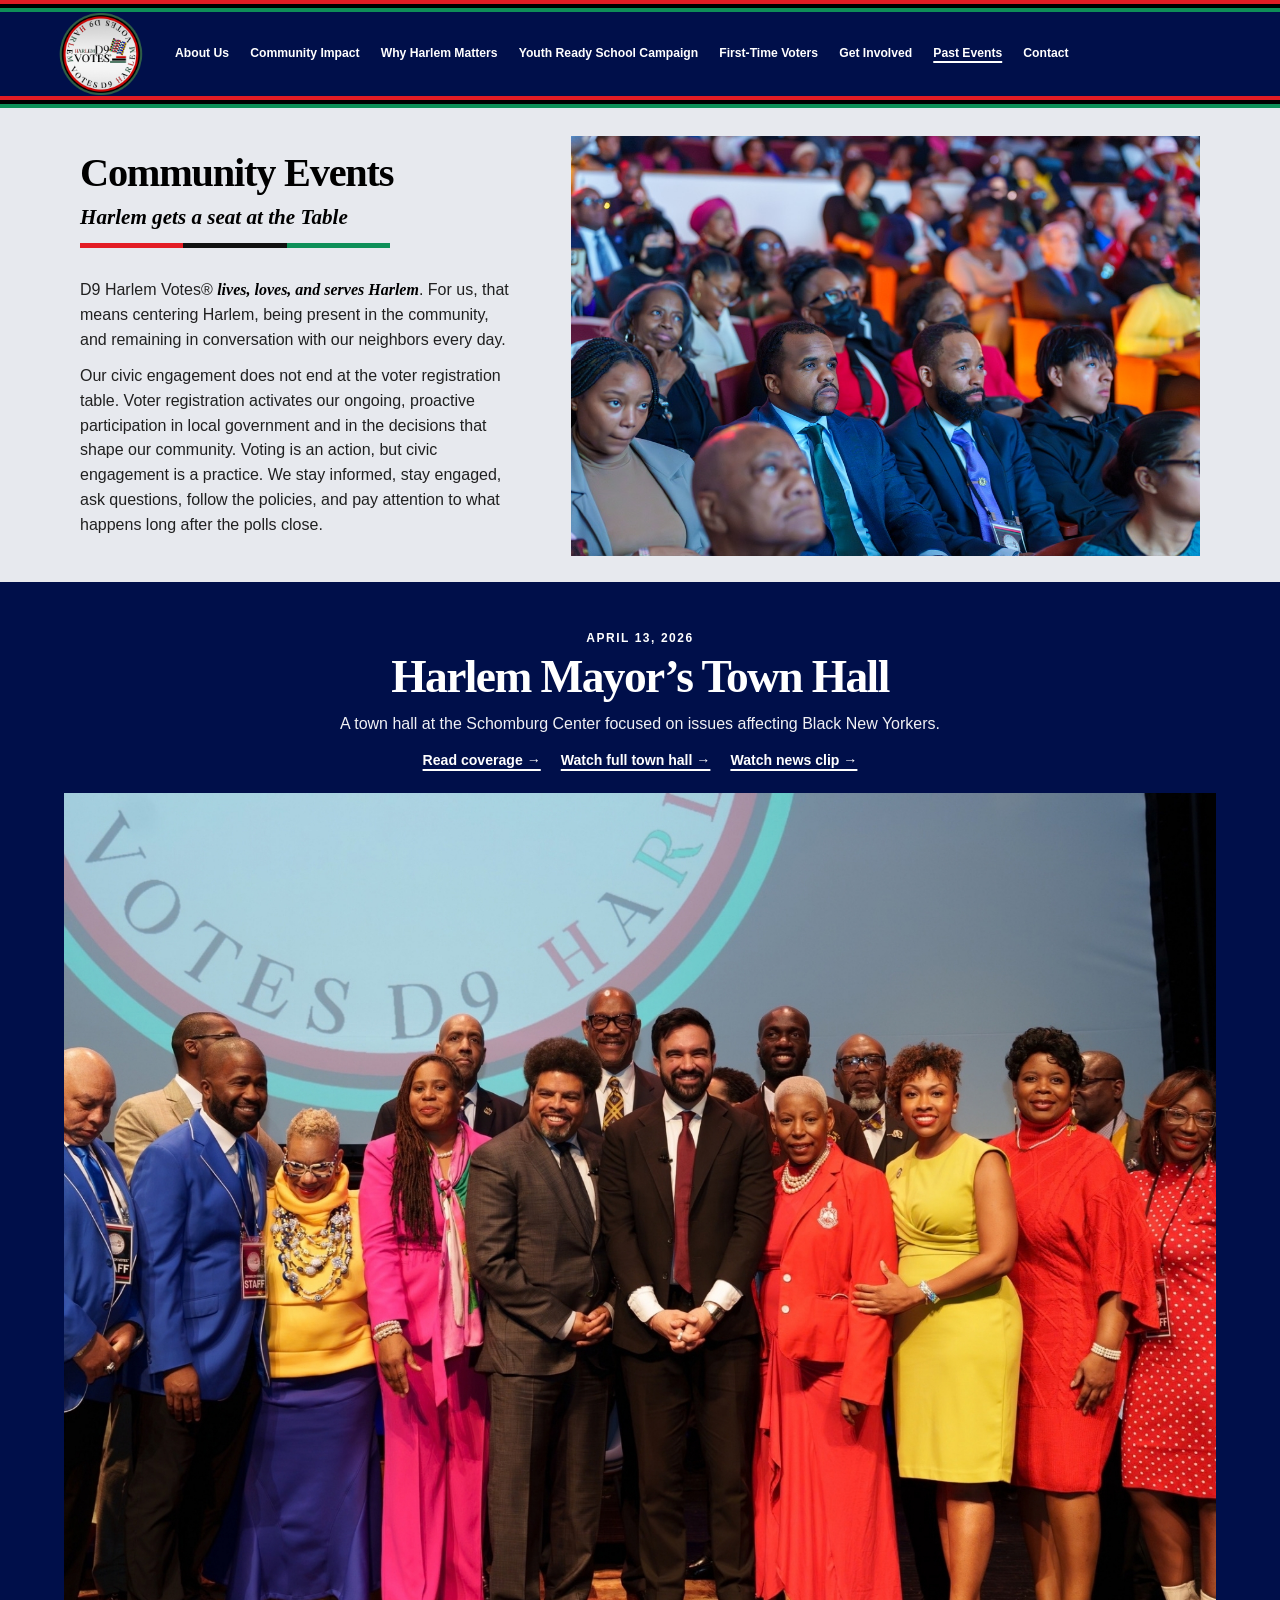
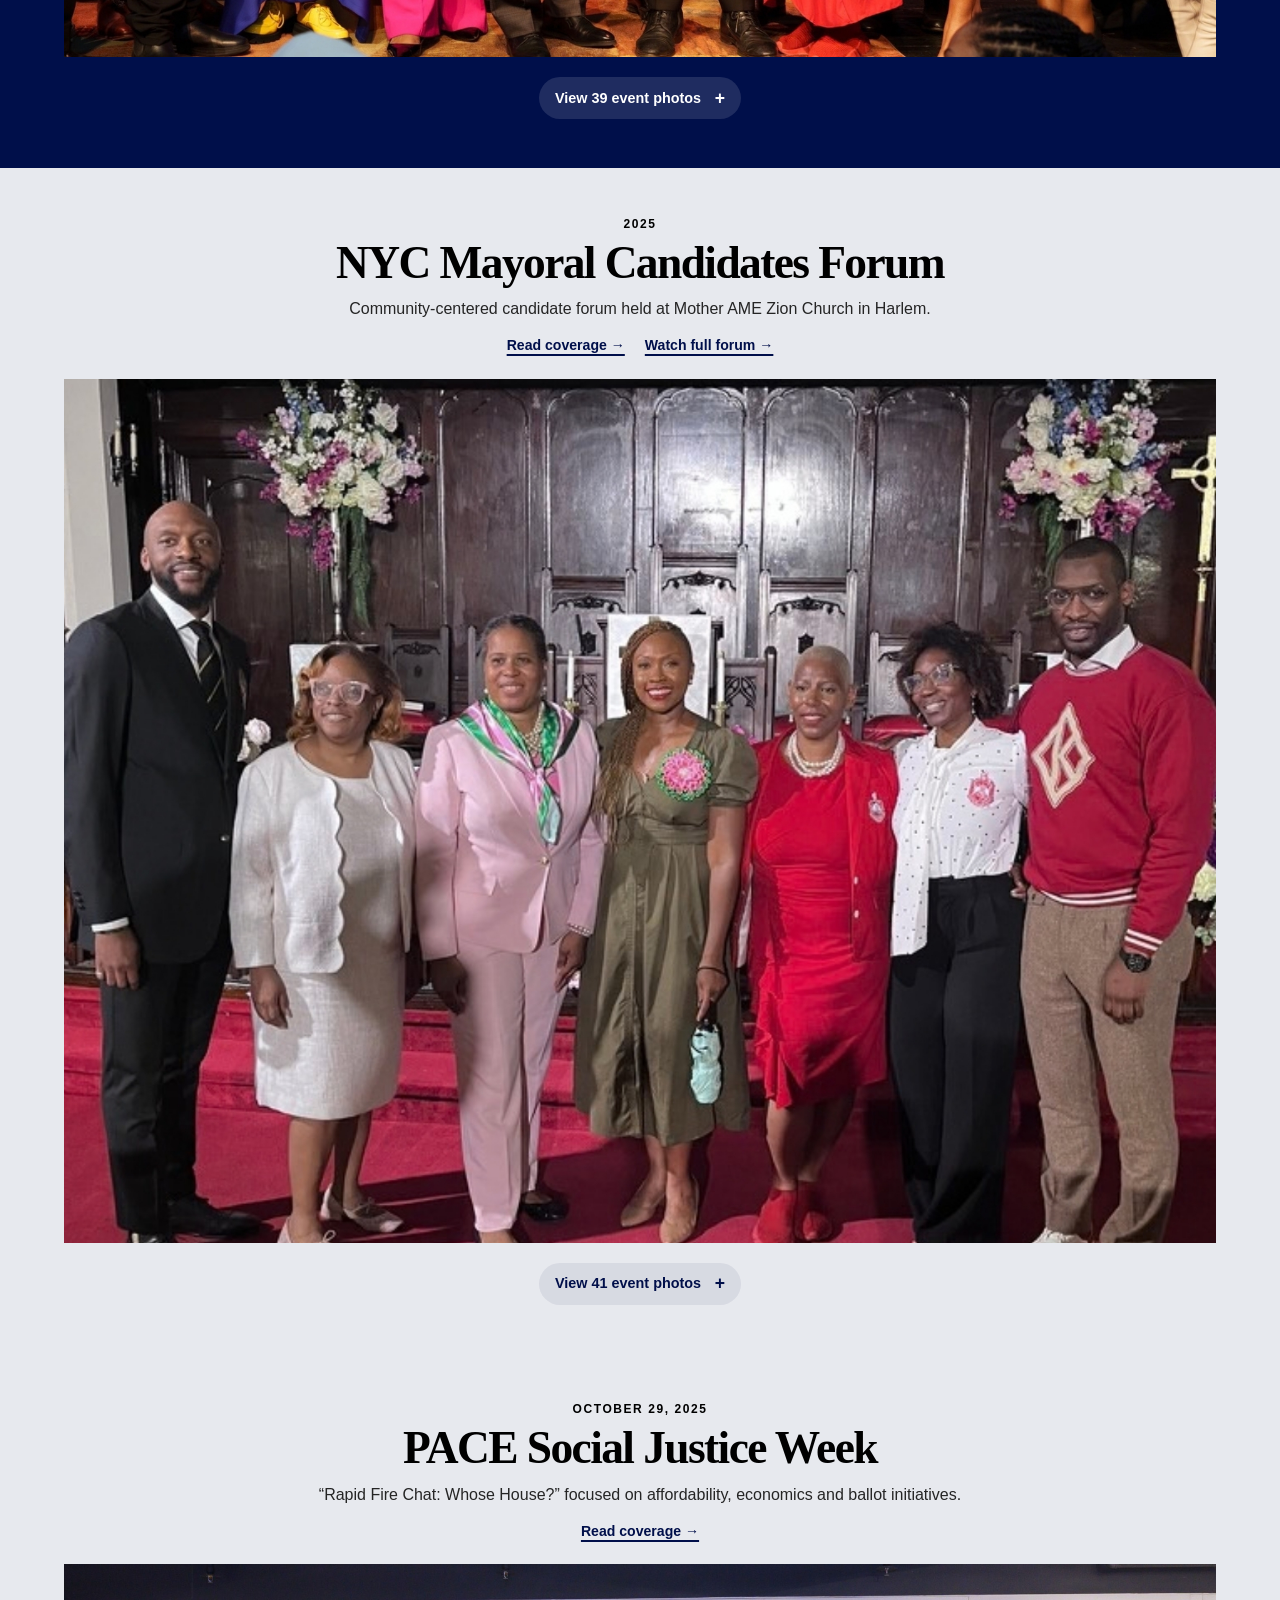
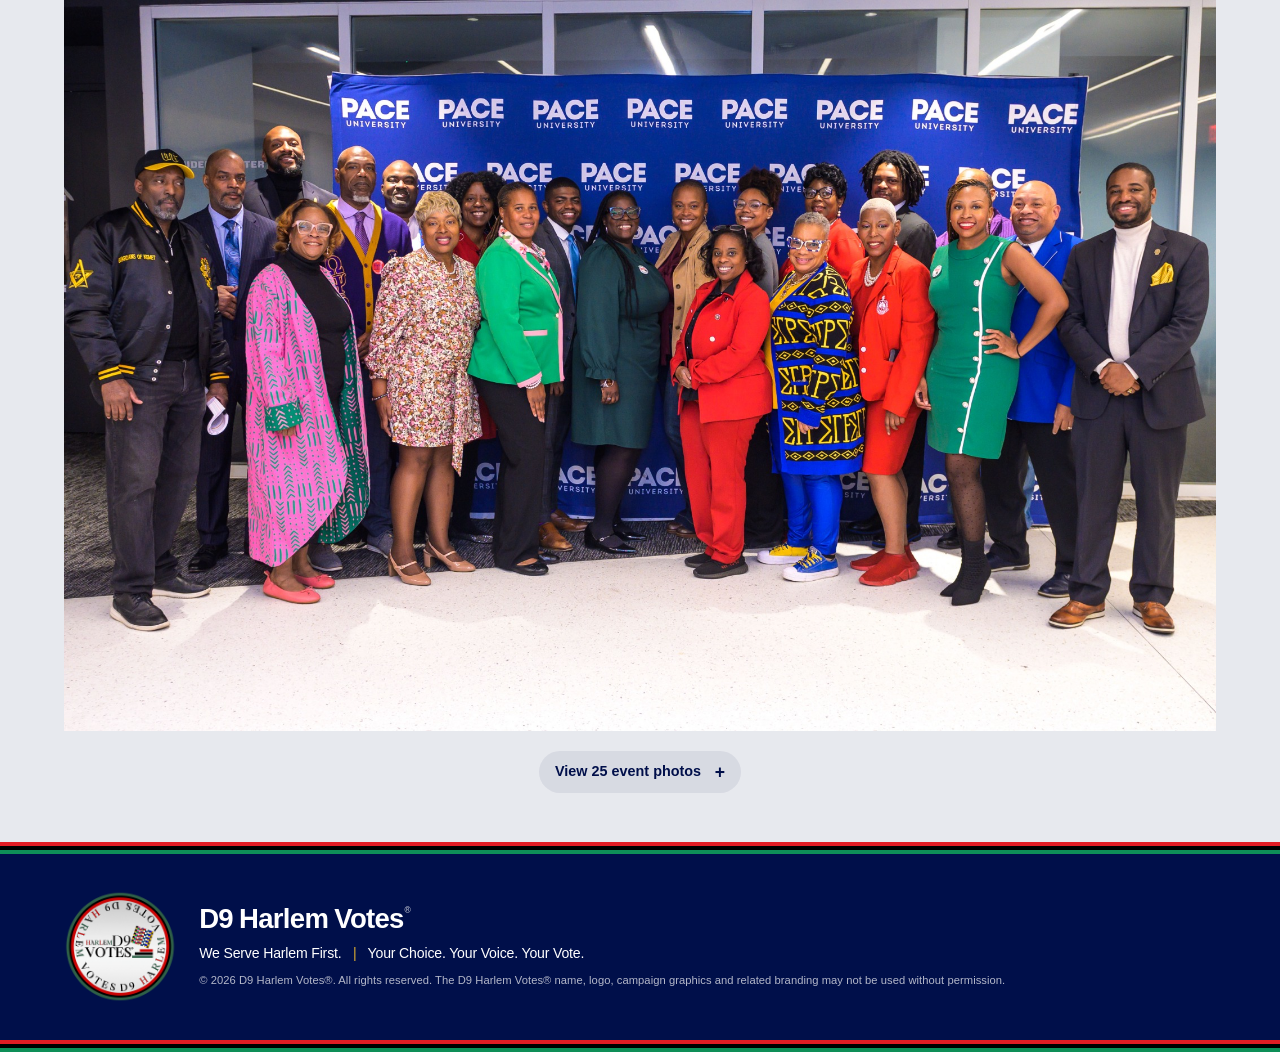
<file: past-events.html>
<!DOCTYPE html>

<html lang="en">
<head>
<meta charset="utf-8"/>
<meta content="width=device-width, initial-scale=1" name="viewport"/>
<title>D9 Harlem Votes® | Past Events</title>
<meta content="D9 Harlem Votes® past civic engagement events and community conversations in Harlem." name="description"/>
<style>
/* D9 Harlem Votes® — Past Events standalone page */
:root {
  --d9-navy: #000f4a;
  --d9-red: #e31c24;
  --d9-black: #111111;
  --d9-green: #0e8f58;
  --d9-gold: #d9ad32;
  --d9-silver: #e7e9ee;
}
* { box-sizing: border-box; }
html { scroll-behavior: smooth; }
body { margin: 0; font-family: Arial, Helvetica, sans-serif; background: var(--d9-navy); color: #111; }
img { max-width: 100%; }
a { color: inherit; }
.site-nav { position: sticky; top: 0; z-index: 50; min-height: 108px; padding: 8px 0; background: var(--d9-navy); border: 0; box-shadow: none; }
.site-nav::before, .site-nav::after, .site-footer::before, .site-footer::after { content: ""; display: block; position: absolute; left: 0; right: 0; height: 8px; background: linear-gradient(to bottom, var(--d9-red) 0 33.333%, var(--d9-black) 33.333% 66.666%, var(--d9-green) 66.666% 100%); pointer-events: none; }
.site-nav::before, .site-footer::before { top: 0; }
.site-nav::after, .site-footer::after { bottom: 0; }
.site-nav .nav-inner { width: min(91%, 1420px); max-width: 1420px; min-height: 92px; margin: 0 auto; padding: 0; display: flex; align-items: center; justify-content: flex-start; gap: clamp(1.5rem, 2.3vw, 2.5rem); position: relative; z-index: 6; }
.site-nav .brand-link { flex: 0 0 auto; margin: 0; padding: 0; text-decoration: none; }
.site-nav .brand-link img { display: block; width: clamp(88px, 6.7vw, 108px); height: auto; max-height: 96px; object-fit: contain; }
.site-nav .nav-links { flex: 1 1 auto; min-width: 0; display: flex; align-items: center; justify-content: flex-start; flex-direction: row; flex-wrap: nowrap; gap: clamp(1.05rem, 1.65vw, 1.75rem); margin: 0; padding: 0; }
.site-nav .nav-links a { margin: 0; padding: 0; color: #fff; text-decoration: none; font-size: clamp(.76rem, .82vw, .9rem); line-height: 1.1; font-weight: 800; white-space: nowrap; }
.site-nav .nav-links a:hover, .site-nav .nav-links a:focus-visible { opacity: .82; }
.site-nav .nav-links a[aria-current="page"] { text-decoration: underline; text-decoration-thickness: 2px; text-underline-offset: .35em; }
.site-nav .nav-toggle { display: none; }
.standalone-past-events-page #events { --pe-silver: #e7e9ee; --pe-blue: #000f4a; --pe-red: #e31c24; --pe-black: #111111; --pe-green: #0e8f58; margin: 0; padding: 0; background: var(--pe-silver); color: #000; border: 0; box-shadow: none; overflow: hidden; }
.standalone-past-events-page #events .past-events-band { width: 100%; margin: 0; padding: 0; border: 0; box-shadow: none; }
.standalone-past-events-page #events .past-events-shell { width: min(90%, 1240px); max-width: 1240px; margin-inline: auto; }
.standalone-past-events-page #events .past-events-intro { background: var(--pe-silver); color: #000; }
.standalone-past-events-page #events .past-events-intro-inner { padding: clamp(1.45rem, 2.2vw, 2.05rem) 0 clamp(1.35rem, 2.1vw, 1.95rem); }
.standalone-past-events-page #events .past-events-intro-heading { display: grid; grid-template-columns: minmax(0,.82fr) minmax(420px,1.18fr); grid-template-areas: "title hero" "copy hero"; gap: clamp(1.25rem,2.4vw,2.2rem) clamp(2rem,4.2vw,4.5rem); align-items: center; width: min(100%, 1120px); max-width: 1120px; margin: 0 auto; }
.standalone-past-events-page #events .past-events-intro-title { grid-area: title; width: 100%; max-width: 520px; align-self: end; }
.standalone-past-events-page #events .past-events-intro h2 { max-width: 520px; margin: 0; color: #000; font-family: Georgia, "Times New Roman", serif; font-size: clamp(2.15rem, 3.15vw, 3.35rem); line-height: 1; letter-spacing: -.03em; text-wrap: balance; white-space: normal; }
.standalone-past-events-page #events .past-events-registered { font-size: .38em; vertical-align: super; margin-left: .04em; }
.standalone-past-events-page #events .past-events-table-line { margin: .62rem 0 0; color: #000; font-family: Georgia, "Times New Roman", serif; font-size: clamp(1.12rem, 1.65vw, 1.5rem); line-height: 1.25; font-style: italic; font-weight: 600; }
.standalone-past-events-page #events .past-events-signature { display: grid; grid-template-columns: repeat(3,1fr); width: min(310px,48vw); height: 5px; margin-top: .78rem; gap: 0; }
.standalone-past-events-page #events .past-events-signature span:nth-child(1) { background: var(--pe-red); }
.standalone-past-events-page #events .past-events-signature span:nth-child(2) { background: var(--pe-black); }
.standalone-past-events-page #events .past-events-signature span:nth-child(3) { background: var(--pe-green); }
.standalone-past-events-page #events .past-events-intro-copy { grid-area: copy; width: 100%; max-width: 540px; margin-top: 0; align-self: start; }
.standalone-past-events-page #events .past-events-intro-lede, .standalone-past-events-page #events .past-events-intro-body { max-width: 980px; margin-left: 0; margin-right: 0; color: #202020; font-size: clamp(1rem,1.02vw,1.08rem); line-height: 1.56; text-align: left; }
.standalone-past-events-page #events .past-events-intro-lede { margin-top: 0; margin-bottom: 0; }
.standalone-past-events-page #events .past-events-intro-lede strong { color: #000; font-family: Georgia, "Times New Roman", serif; font-style: italic; font-weight: 700; }
.standalone-past-events-page #events .past-events-intro-body { margin-top: .66rem; margin-bottom: 0; }
.standalone-past-events-page #events .past-events-intro-hero { grid-area: hero; width: 100%; margin: 0; padding: 0; align-self: stretch; }
.standalone-past-events-page #events .past-events-intro-hero img { display: block; width: 100%; height: 100%; aspect-ratio: 3 / 2; object-fit: cover; object-position: center 50%; }
.standalone-past-events-page #events .past-events-feature-band { background: var(--pe-blue); color: #fff; }
.standalone-past-events-page #events .past-events-archive-band { background: var(--pe-silver); color: #000; }
.standalone-past-events-page #events .past-events-event { padding: clamp(2.35rem,3.8vw,3.55rem) 0; }
.standalone-past-events-page #events .past-events-event-archive + .past-events-event-archive { border-top: 0; }
.standalone-past-events-page #events .past-events-event-copy { width: min(100%,820px); max-width: 820px; margin: 0 auto clamp(1.15rem,2vw,1.7rem); text-align: center; }
.standalone-past-events-page #events .past-events-event-date { margin: 0 0 .55rem; color: #000; font-size: clamp(.75rem,.85vw,.88rem); line-height: 1.2; font-weight: 700; letter-spacing: .13em; text-transform: uppercase; }
.standalone-past-events-page #events .past-events-event h3 { max-width: none; margin: 0 auto .7rem; color: #000; font-family: Georgia, "Times New Roman", serif; font-size: clamp(2.15rem,3.55vw,3.7rem); line-height: 1.02; letter-spacing: -.035em; font-weight: 600; text-wrap: balance; }
.standalone-past-events-page #events .past-events-summary { width: min(100%,720px); max-width: 720px; margin: 0 auto .95rem; color: #252525; font-size: clamp(1rem,1.16vw,1.16rem); line-height: 1.55; }
.standalone-past-events-page #events .past-events-links { display: flex; flex-wrap: wrap; justify-content: center; gap: .5rem 1.25rem; }
.standalone-past-events-page #events .past-events-link, .standalone-past-events-page #events .past-events-link:visited { display: inline-block; margin: 0; color: var(--pe-blue); font-size: .88rem; font-weight: 700; text-decoration-line: underline; text-decoration-thickness: 2px; text-underline-offset: .25em; }
.standalone-past-events-page #events .past-events-link:hover, .standalone-past-events-page #events .past-events-link:focus-visible { text-decoration-thickness: 3px; }
.standalone-past-events-page #events .past-events-event-featured .past-events-event-date, .standalone-past-events-page #events .past-events-event-featured h3 { color: #fff; }
.standalone-past-events-page #events .past-events-event-featured .past-events-summary { color: rgba(255,255,255,.94); }
.standalone-past-events-page #events .past-events-event-featured .past-events-link, .standalone-past-events-page #events .past-events-event-featured .past-events-link:visited { color: #fff; }
.standalone-past-events-page #events .past-events-hero-image { width: min(100%,1220px); max-width: 1220px; margin: 0 auto; padding: 0; background: transparent; border: 0; box-shadow: none; text-align: center; }
.standalone-past-events-page #events .past-events-event-featured .past-events-hero-image { width: 100%; max-width: none; }
.standalone-past-events-page #events .past-events-hero-image img { display: block; width: 100%; height: auto; max-height: none; margin: 0 auto; object-fit: contain; object-position: center center; background: transparent; border: 0; border-radius: 0; box-shadow: none; }
.standalone-past-events-page #events .past-events-photo-drawer, .standalone-past-events-page #events .past-events-event-featured .past-events-photo-drawer { width: min(100%,1180px); margin: clamp(.9rem,1.6vw,1.25rem) auto 0; border: 0; background: transparent; }
.standalone-past-events-page #events .past-events-photo-drawer > summary { display: flex; align-items: center; justify-content: center; gap: .75rem; cursor: pointer; list-style: none; width: max-content; max-width: 100%; min-height: 42px; margin: 0 auto; padding: .62rem 1rem; border: 0; border-radius: 999px; background: rgba(0,15,74,.07); color: var(--pe-blue); font-size: .9rem; line-height: 1.2; font-weight: 700; text-align: center; }
.standalone-past-events-page #events .past-events-photo-drawer > summary::-webkit-details-marker { display: none; }
.standalone-past-events-page #events .past-events-photo-drawer > summary::after { content: "+"; margin-left: .1rem; font-size: 1.1rem; font-weight: 700; }
.standalone-past-events-page #events .past-events-photo-drawer[open] > summary::after { content: "–"; }
.standalone-past-events-page #events .past-events-event-featured .past-events-photo-drawer > summary { background: rgba(255,255,255,.12); color: #fff; }
.standalone-past-events-page #events .past-events-carousel { position: relative; display: block; padding: .9rem 0 0; }
.standalone-past-events-page #events .past-events-carousel-stage { position: relative; display: block; width: 100%; min-height: 0; height: auto; padding: 0 3.1rem; overflow: visible; background: transparent; }
.standalone-past-events-page #events .past-events-carousel-slide { display: none; width: 100%; height: auto; min-height: 0; margin: 0; padding: 0; }
.standalone-past-events-page #events .past-events-carousel-slide.is-active { display: flex; align-items: center; justify-content: center; }
.standalone-past-events-page #events .past-events-carousel-slide img { display: block; width: auto; height: auto; max-width: 100%; max-height: min(78vh,820px); margin: 0 auto; object-fit: contain; object-position: center center; border: 0; border-radius: 0; box-shadow: none; }
.standalone-past-events-page #events .past-events-carousel-arrow { position: absolute; top: 50%; transform: translateY(-50%); z-index: 2; width: 42px; height: 42px; padding: 0; display: inline-grid; place-items: center; border: 0; border-radius: 999px; background: rgba(0,15,74,.08); color: var(--pe-blue); font-size: 1.8rem; line-height: 1; cursor: pointer; box-shadow: none; }
.standalone-past-events-page #events .past-events-carousel-prev { left: 0; }
.standalone-past-events-page #events .past-events-carousel-next { right: 0; }
.standalone-past-events-page #events .past-events-event-featured .past-events-carousel-arrow { background: rgba(255,255,255,.13); color: #fff; }
.standalone-past-events-page #events .past-events-carousel-arrow:disabled { opacity: .28; cursor: default; }
.site-footer { position: relative; background: var(--d9-navy); color: #fff; border: 0; padding: 9px 0; box-shadow: none; }
.site-footer .footer-inner { width: min(90%,1160px); margin: 0 auto; padding: clamp(1.9rem,3vw,2.6rem) 0; display: flex; align-items: center; gap: 1.6rem; position: relative; z-index: 4; }
.site-footer .footer-inner img { width: clamp(84px,8vw,116px); height: auto; margin: 0; align-self: center; object-fit: contain; }
.site-footer .footer-wordmark { display: inline-block; color: #fff; font-size: 1.15rem; font-weight: 700; }
.brand-wordmark { display: inline-flex; align-items: baseline; gap: .22em; font-weight: 900; }
.brand-red { color: var(--d9-red); } .brand-black { color: var(--d9-black); } .brand-green { color: var(--d9-green); }
.site-footer .footer-registered { display: inline-block; margin-left: .03em; font-size: .42em; font-weight: 600; line-height: 0; vertical-align: super; position: relative; top: -.04em; }
.site-footer p { margin: 5px 0; color: #fff; font-weight: 800; }
.site-footer .footer-divider { color: var(--d9-gold); }
.site-footer small { color: #fff; line-height: 1.4; }
@media (max-width: 900px) {
  .standalone-past-events-page #events .past-events-intro-heading {
    grid-template-columns: 1fr;
    grid-template-areas: "title" "hero" "copy";
    gap: 1.15rem;
  }
  .standalone-past-events-page #events .past-events-intro-title,
  .standalone-past-events-page #events .past-events-intro-copy { max-width: 760px; }
  .standalone-past-events-page #events .past-events-intro-hero { max-width: 760px; }
}

@media (max-width: 760px) {
  .site-nav { min-height: 86px; }
  .site-nav .nav-inner { width: 90%; min-height: 70px; justify-content: space-between; }
  .site-nav .brand-link img { width: 68px; max-height: 70px; }
  .site-nav .nav-toggle { display: block; color: #fff; background: transparent; border: 1px solid rgba(255,255,255,.65); border-radius: .3rem; padding: .48rem .72rem; font-weight: 800; }
  .site-nav .nav-links { display: none; position: absolute; top: 78px; left: -5%; right: -5%; padding: 1rem 6% 1.2rem; background: var(--d9-navy); flex-direction: column; align-items: stretch; gap: .7rem; }
  .site-nav .nav-links.open { display: flex; }
  .site-nav .nav-links a { padding: .35rem 0; text-align: center; white-space: normal; }
  .standalone-past-events-page #events .past-events-shell { width: min(91%,760px); }
  .standalone-past-events-page #events .past-events-intro-inner { padding: 1.2rem 0 1.35rem; }
  .standalone-past-events-page #events .past-events-intro h2 { max-width: 100%; font-size: clamp(2.05rem,9.3vw,2.85rem); line-height: 1.02; }
  .standalone-past-events-page #events .past-events-table-line { font-size: 1.06rem; }
  .standalone-past-events-page #events .past-events-intro-copy { margin-top: .9rem; }
  .standalone-past-events-page #events .past-events-intro-lede, .standalone-past-events-page #events .past-events-intro-body { font-size: .98rem; line-height: 1.5; }
  .standalone-past-events-page #events .past-events-event { padding: 2rem 0 2.25rem; }
  .standalone-past-events-page #events .past-events-photo-drawer > summary { min-height: 44px; padding: .67rem .95rem; }
  .standalone-past-events-page #events .past-events-carousel { padding-top: .72rem; }
  .standalone-past-events-page #events .past-events-carousel-stage { padding: 0 2.55rem; }
  .standalone-past-events-page #events .past-events-carousel-slide img { max-height: 72vh; }
  .standalone-past-events-page #events .past-events-carousel-arrow { width: 38px; height: 38px; font-size: 1.55rem; }
  .standalone-past-events-page #events .past-events-carousel-prev { left: .1rem; }
  .standalone-past-events-page #events .past-events-carousel-next { right: .1rem; }
  .site-footer .footer-inner { align-items: flex-start; gap: 1rem; }
  .site-footer .footer-inner img { width: 76px; }
}

</style>
<style id="d9-global-rbg-header-footer-fix-20260916">
/* Global D9 Harlem Votes® signature rule: equal RED → BLACK → GREEN bands. */
.site-nav::before,
.site-nav::after,
.site-footer::before,
.site-footer::after {
  content: "" !important;
  position: absolute !important;
  left: 0 !important;
  right: 0 !important;
  width: 100% !important;
  height: 12px !important;
  background: linear-gradient(
    to bottom,
    #e31c24 0 4px,
    #000000 4px 8px,
    #0e8f58 8px 12px
  ) !important;
  pointer-events: none !important;
  z-index: 20 !important;
}
.site-nav::before, .site-footer::before { top: 0 !important; }
.site-nav::after, .site-footer::after { bottom: 0 !important; }
.site-footer { position: relative !important; }
</style>

<style id="d9-footer-approved-final">
.site-footer {
  background: var(--d9-navy) !important;
  color: #fff !important;
  border: 0 !important;
}
.site-footer .footer-inner {
  width: min(90%, 1280px) !important;
  max-width: 1280px !important;
  margin: 0 auto !important;
  padding: clamp(1.9rem, 3vw, 2.6rem) 0 !important;
  display: flex !important;
  align-items: center !important;
  gap: 1.25rem !important;
  position: relative !important;
  z-index: 4 !important;
}
.site-footer .footer-inner img {
  display: block !important;
  width: clamp(92px, 9vw, 135px) !important;
  height: auto !important;
  margin: 0 !important;
  align-self: center !important;
  object-fit: contain !important;
  background: transparent !important;
  border: 0 !important;
  box-shadow: none !important;
  filter: none !important;
}
.site-footer,
.site-footer strong,
.site-footer p,
.site-footer small {
  font-family: "Helvetica Neue", "Avenir Next", "Segoe UI", Helvetica, Arial, sans-serif !important;
  -webkit-font-smoothing: antialiased;
  -moz-osx-font-smoothing: grayscale;
  text-rendering: optimizeLegibility;
}
.site-footer .footer-wordmark {
  display: block !important;
  margin: 0 !important;
  color: #fff !important;
  font-size: clamp(1.45rem, 2.15vw, 2rem) !important;
  font-weight: 400 !important;
  letter-spacing: -0.025em !important;
  line-height: 1 !important;
}
.site-footer .footer-wordmark .brand-red,
.site-footer .footer-wordmark .brand-black,
.site-footer .footer-wordmark .brand-green {
  color: #fff !important;
  font-weight: inherit !important;
}
.site-footer .footer-registered {
  display: inline-block !important;
  margin-left: 0.08em !important;
  color: rgba(255,255,255,.82) !important;
  font-family: inherit !important;
  font-size: .31em !important;
  font-weight: 400 !important;
  line-height: 1 !important;
  vertical-align: top !important;
  position: static !important;
  transform: translateY(.06em) !important;
}
.site-footer p {
  margin: .72rem 0 .55rem !important;
  color: #fff !important;
  font-size: clamp(.88rem, 1.05vw, 1rem) !important;
  font-weight: 400 !important;
  letter-spacing: -.012em !important;
  line-height: 1.35 !important;
}
.site-footer .footer-service,
.site-footer .footer-motto {
  color: #fff !important;
}
.site-footer .footer-divider {
  color: var(--d9-gold) !important;
  padding: 0 .48rem !important;
  font-weight: 400 !important;
}
.site-footer small {
  display: block !important;
  max-width: 72rem !important;
  color: rgba(255,255,255,.70) !important;
  font-size: clamp(.7rem, .82vw, .79rem) !important;
  font-weight: 400 !important;
  letter-spacing: .005em !important;
  line-height: 1.5 !important;
}
@media (max-width: 760px) {
  .site-footer .footer-inner {
    align-items: center !important;
    gap: 1rem !important;
  }
  .site-footer .footer-inner img {
    width: 76px !important;
  }
  .site-footer .footer-wordmark {
    font-size: 1.55rem !important;
  }
  .site-footer p {
    font-size: .88rem !important;
  }
}
</style>

</head>
<body class="standalone-past-events-page">
<nav aria-label="Main navigation" class="site-nav">
<div class="nav-inner">
<a aria-label="D9 Harlem Votes® home" class="brand-link standard-logo-link" href="index.html"><img alt="D9 Harlem Votes® logo" src="assets/d9-logo-transparent.png"/></a>
<button aria-controls="nav-links" aria-expanded="false" class="nav-toggle" type="button">Menu</button>
<div class="nav-links" id="nav-links">
<a href="index.html">About Us</a>
<a href="community-impact.html">Community Impact</a>
<a href="why-harlem-matters.html">Why Harlem Matters</a>
<a href="youth-ready.html">Youth Ready School Campaign</a>
<a href="first-time-voters.html">First-Time Voters</a>
<a href="get-involved.html">Get Involved</a>
<a aria-current="page" href="past-events.html">Past Events</a>
<a href="contact.html">Contact</a>
</div></div></nav>
<main>
<section class="section events-section past-events-page" id="events">
<div class="past-events-band past-events-intro"><div class="past-events-shell past-events-intro-inner"><div class="past-events-intro-heading"><div class="past-events-intro-title">
<h2>Community Events</h2>
<p class="past-events-table-line">Harlem gets a seat at the Table</p><div aria-hidden="true" class="past-events-signature"><span></span><span></span><span></span></div></div>
<figure class="past-events-intro-hero"><img alt="Community members attending a D9 Harlem Votes® civic engagement event" decoding="async" loading="eager" src="assets/past-events/community-conversations/community-conversations-hero.jpg"/></figure>
<div class="past-events-intro-copy"><p class="past-events-intro-lede">D9 Harlem Votes® <strong><em>lives, loves, and serves Harlem</em></strong>. For us, that means centering Harlem, being present in the community, and remaining in conversation with our neighbors every day.</p>
<p class="past-events-intro-body">Our civic engagement does not end at the voter registration table. Voter registration activates our ongoing, proactive participation in local government and in the decisions that shape our community. Voting is an action, but civic engagement is a practice. We stay informed, stay engaged, ask questions, follow the policies, and pay attention to what happens long after the polls close.</p></div></div></div></div>
<div class="past-events-band past-events-feature-band"><article class="past-events-shell past-events-event past-events-event-featured">
<div class="past-events-event-copy"><p class="past-events-event-date">APRIL 13, 2026</p><h3>Harlem Mayor’s Town Hall</h3><p class="past-events-summary">A town hall at the Schomburg Center focused on issues affecting Black New Yorkers.</p>
<div aria-label="Harlem Mayor’s Town Hall links" class="past-events-links"><a class="past-events-link past-events-link-light" href="https://amsterdamnews.com/news/2026/04/16/are-black-new-yorkers-still-feeling-nyc-mayor-mamdani/" rel="noopener noreferrer" target="_blank">Read coverage →</a><a class="past-events-link past-events-link-light" href="https://www.youtube.com/live/saCWYWLreFA?si=Q3KW5Gvt3NOwTu1Z" rel="noopener noreferrer" target="_blank">Watch full town hall →</a><a class="past-events-link past-events-link-light" href="https://youtu.be/Po7eMskTX5M?si=jT06Dy91rQ8eVm4g" rel="noopener noreferrer" target="_blank">Watch news clip →</a></div></div>
<figure class="past-events-hero-image"><img alt="D9 Harlem Votes® members and community participants at the 2026 Harlem Mayor’s Town Hall" decoding="async" loading="eager" src="assets/past-events/town-hall/townhall-01.jpg"/></figure>
<details class="past-events-photo-drawer"><summary><span>View 39 event photos</span></summary><div class="past-events-carousel" data-event-carousel=""><button aria-label="Previous Town Hall photo" class="past-events-carousel-arrow past-events-carousel-prev" type="button">‹</button><div aria-live="polite" class="past-events-carousel-stage">
<figure class="past-events-carousel-slide is-active"><img alt="Harlem Mayor’s Town Hall event photo" decoding="async" loading="lazy" src="assets/past-events/town-hall/townhall-02.jpg"/></figure>
<figure class="past-events-carousel-slide"><img alt="Harlem Mayor’s Town Hall event photo" decoding="async" loading="lazy" src="assets/past-events/town-hall/townhall-03.jpg"/></figure>
<figure class="past-events-carousel-slide"><img alt="Harlem Mayor’s Town Hall event photo" decoding="async" loading="lazy" src="assets/past-events/town-hall/townhall-04.jpg"/></figure>
<figure class="past-events-carousel-slide"><img alt="Harlem Mayor’s Town Hall event photo" decoding="async" loading="lazy" src="assets/past-events/town-hall/townhall-05.jpg"/></figure>
<figure class="past-events-carousel-slide"><img alt="Harlem Mayor’s Town Hall event photo" decoding="async" loading="lazy" src="assets/past-events/town-hall/townhall-06.jpg"/></figure>
<figure class="past-events-carousel-slide"><img alt="Harlem Mayor’s Town Hall event photo" decoding="async" loading="lazy" src="assets/past-events/town-hall/townhall-07.jpg"/></figure>
<figure class="past-events-carousel-slide"><img alt="Harlem Mayor’s Town Hall event photo" decoding="async" loading="lazy" src="assets/past-events/town-hall/townhall-08.jpg"/></figure>
<figure class="past-events-carousel-slide"><img alt="Harlem Mayor’s Town Hall event photo" decoding="async" loading="lazy" src="assets/past-events/town-hall/townhall-09.jpg"/></figure>
<figure class="past-events-carousel-slide"><img alt="Harlem Mayor’s Town Hall event photo" decoding="async" loading="lazy" src="assets/past-events/town-hall/townhall-10.jpg"/></figure>
<figure class="past-events-carousel-slide"><img alt="Harlem Mayor’s Town Hall event photo" decoding="async" loading="lazy" src="assets/past-events/town-hall/townhall-11.jpg"/></figure>
<figure class="past-events-carousel-slide"><img alt="Harlem Mayor’s Town Hall event photo" decoding="async" loading="lazy" src="assets/past-events/town-hall/townhall-12.jpg"/></figure>
<figure class="past-events-carousel-slide"><img alt="Harlem Mayor’s Town Hall event photo" decoding="async" loading="lazy" src="assets/past-events/town-hall/townhall-13.jpg"/></figure>
<figure class="past-events-carousel-slide"><img alt="Harlem Mayor’s Town Hall event photo" decoding="async" loading="lazy" src="assets/past-events/town-hall/townhall-14.jpg"/></figure>
<figure class="past-events-carousel-slide"><img alt="Harlem Mayor’s Town Hall event photo" decoding="async" loading="lazy" src="assets/past-events/town-hall/townhall-15.jpg"/></figure>
<figure class="past-events-carousel-slide"><img alt="Harlem Mayor’s Town Hall event photo" decoding="async" loading="lazy" src="assets/past-events/town-hall/townhall-16.jpg"/></figure>
<figure class="past-events-carousel-slide"><img alt="Harlem Mayor’s Town Hall event photo" decoding="async" loading="lazy" src="assets/past-events/town-hall/townhall-17.jpg"/></figure>
<figure class="past-events-carousel-slide"><img alt="Harlem Mayor’s Town Hall event photo" decoding="async" loading="lazy" src="assets/past-events/town-hall/townhall-18.jpg"/></figure>
<figure class="past-events-carousel-slide"><img alt="Harlem Mayor’s Town Hall event photo" decoding="async" loading="lazy" src="assets/past-events/town-hall/townhall-19.jpg"/></figure>
<figure class="past-events-carousel-slide"><img alt="Harlem Mayor’s Town Hall event photo" decoding="async" loading="lazy" src="assets/past-events/town-hall/townhall-20.jpg"/></figure>
<figure class="past-events-carousel-slide"><img alt="Harlem Mayor’s Town Hall event photo" decoding="async" loading="lazy" src="assets/past-events/town-hall/townhall-21.jpg"/></figure>
<figure class="past-events-carousel-slide"><img alt="Harlem Mayor’s Town Hall event photo" decoding="async" loading="lazy" src="assets/past-events/town-hall/townhall-22.jpg"/></figure>
<figure class="past-events-carousel-slide"><img alt="Harlem Mayor’s Town Hall event photo" decoding="async" loading="lazy" src="assets/past-events/town-hall/townhall-23.jpg"/></figure>
<figure class="past-events-carousel-slide"><img alt="Harlem Mayor’s Town Hall event photo" decoding="async" loading="lazy" src="assets/past-events/town-hall/townhall-24.jpg"/></figure>
<figure class="past-events-carousel-slide"><img alt="Harlem Mayor’s Town Hall event photo" decoding="async" loading="lazy" src="assets/past-events/town-hall/townhall-25.jpg"/></figure>
<figure class="past-events-carousel-slide"><img alt="Harlem Mayor’s Town Hall event photo" decoding="async" loading="lazy" src="assets/past-events/town-hall/townhall-26.jpg"/></figure>
<figure class="past-events-carousel-slide"><img alt="Harlem Mayor’s Town Hall event photo" decoding="async" loading="lazy" src="assets/past-events/town-hall/townhall-27.jpg"/></figure>
<figure class="past-events-carousel-slide"><img alt="Harlem Mayor’s Town Hall event photo" decoding="async" loading="lazy" src="assets/past-events/town-hall/townhall-28.jpg"/></figure>
<figure class="past-events-carousel-slide"><img alt="Harlem Mayor’s Town Hall event photo" decoding="async" loading="lazy" src="assets/past-events/town-hall/townhall-29.jpg"/></figure>
<figure class="past-events-carousel-slide"><img alt="Harlem Mayor’s Town Hall event photo" decoding="async" loading="lazy" src="assets/past-events/town-hall/townhall-30.jpg"/></figure>
<figure class="past-events-carousel-slide"><img alt="Harlem Mayor’s Town Hall event photo" decoding="async" loading="lazy" src="assets/past-events/town-hall/townhall-31.jpg"/></figure>
<figure class="past-events-carousel-slide"><img alt="Harlem Mayor’s Town Hall event photo" decoding="async" loading="lazy" src="assets/past-events/town-hall/townhall-32.jpg"/></figure>
<figure class="past-events-carousel-slide"><img alt="Harlem Mayor’s Town Hall event photo" decoding="async" loading="lazy" src="assets/past-events/town-hall/townhall-33.jpg"/></figure>
<figure class="past-events-carousel-slide"><img alt="Harlem Mayor’s Town Hall event photo" decoding="async" loading="lazy" src="assets/past-events/town-hall/townhall-34.jpg"/></figure>
<figure class="past-events-carousel-slide"><img alt="Harlem Mayor’s Town Hall event photo" decoding="async" loading="lazy" src="assets/past-events/town-hall/townhall-35.jpg"/></figure>
<figure class="past-events-carousel-slide"><img alt="Harlem Mayor’s Town Hall event photo" decoding="async" loading="lazy" src="assets/past-events/town-hall/townhall-36.jpg"/></figure>
<figure class="past-events-carousel-slide"><img alt="Harlem Mayor’s Town Hall event photo" decoding="async" loading="lazy" src="assets/past-events/town-hall/townhall-37.jpg"/></figure>
<figure class="past-events-carousel-slide"><img alt="Harlem Mayor’s Town Hall event photo" decoding="async" loading="lazy" src="assets/past-events/town-hall/townhall-38.jpg"/></figure>
<figure class="past-events-carousel-slide"><img alt="Harlem Mayor’s Town Hall event photo" decoding="async" loading="lazy" src="assets/past-events/town-hall/townhall-39.jpg"/></figure>
<figure class="past-events-carousel-slide"><img alt="Harlem Mayor’s Town Hall event photo" decoding="async" loading="lazy" src="assets/past-events/town-hall/townhall-40.jpg"/></figure>
</div><button aria-label="Next Town Hall photo" class="past-events-carousel-arrow past-events-carousel-next" type="button">›</button></div></details></article></div>
<div class="past-events-band past-events-archive-band"><div class="past-events-shell past-events-archive">
<article class="past-events-event past-events-event-archive"><div class="past-events-event-copy"><p class="past-events-event-date">2025</p><h3>NYC Mayoral Candidates Forum</h3><p class="past-events-summary">Community-centered candidate forum held at Mother AME Zion Church in Harlem.</p><div aria-label="NYC Mayoral Candidates Forum links" class="past-events-links"><a class="past-events-link" href="https://amsterdamnews.com/news/2025/05/29/divine-nine-harlem-votes-hosts-mayoral-candidates-forum/" rel="noopener noreferrer" target="_blank">Read coverage →</a><a class="past-events-link" href="https://www.youtube.com/live/C_1Iw1SMe2A?si=v7Voh-FbcJm4JoeY" rel="noopener noreferrer" target="_blank">Watch full forum →</a></div></div>
<figure class="past-events-hero-image"><img alt="D9 Harlem Votes® participants at the 2025 NYC Mayoral Candidates Forum" decoding="async" loading="eager" src="assets/past-events/mayoral-forum/mayoral-forum-01.jpg"/></figure>
<details class="past-events-photo-drawer"><summary><span>View 41 event photos</span></summary><div class="past-events-carousel" data-event-carousel=""><button aria-label="Previous Mayoral Candidates Forum photo" class="past-events-carousel-arrow past-events-carousel-prev" type="button">‹</button><div aria-live="polite" class="past-events-carousel-stage">
<figure class="past-events-carousel-slide is-active"><img alt="NYC Mayoral Candidates Forum event photo" decoding="async" loading="lazy" src="assets/past-events/mayoral-forum/mayoral-forum-02.jpg"/></figure>
<figure class="past-events-carousel-slide"><img alt="NYC Mayoral Candidates Forum event photo" decoding="async" loading="lazy" src="assets/past-events/mayoral-forum/mayoral-forum-03.jpg"/></figure>
<figure class="past-events-carousel-slide"><img alt="NYC Mayoral Candidates Forum event photo" decoding="async" loading="lazy" src="assets/past-events/mayoral-forum/mayoral-forum-04.jpg"/></figure>
<figure class="past-events-carousel-slide"><img alt="NYC Mayoral Candidates Forum event photo" decoding="async" loading="lazy" src="assets/past-events/mayoral-forum/mayoral-forum-05.jpg"/></figure>
<figure class="past-events-carousel-slide"><img alt="NYC Mayoral Candidates Forum event photo" decoding="async" loading="lazy" src="assets/past-events/mayoral-forum/mayoral-forum-06.jpg"/></figure>
<figure class="past-events-carousel-slide"><img alt="NYC Mayoral Candidates Forum event photo" decoding="async" loading="lazy" src="assets/past-events/mayoral-forum/mayoral-forum-07.jpg"/></figure>
<figure class="past-events-carousel-slide"><img alt="NYC Mayoral Candidates Forum event photo" decoding="async" loading="lazy" src="assets/past-events/mayoral-forum/mayoral-forum-08.jpg"/></figure>
<figure class="past-events-carousel-slide"><img alt="NYC Mayoral Candidates Forum event photo" decoding="async" loading="lazy" src="assets/past-events/mayoral-forum/mayoral-forum-09.jpg"/></figure>
<figure class="past-events-carousel-slide"><img alt="NYC Mayoral Candidates Forum event photo" decoding="async" loading="lazy" src="assets/past-events/mayoral-forum/mayoral-forum-10.jpg"/></figure>
<figure class="past-events-carousel-slide"><img alt="NYC Mayoral Candidates Forum event photo" decoding="async" loading="lazy" src="assets/past-events/mayoral-forum/mayoral-forum-11.jpg"/></figure>
<figure class="past-events-carousel-slide"><img alt="NYC Mayoral Candidates Forum event photo" decoding="async" loading="lazy" src="assets/past-events/mayoral-forum/mayoral-forum-12.jpg"/></figure>
<figure class="past-events-carousel-slide"><img alt="NYC Mayoral Candidates Forum event photo" decoding="async" loading="lazy" src="assets/past-events/mayoral-forum/mayoral-forum-13.jpg"/></figure>
<figure class="past-events-carousel-slide"><img alt="NYC Mayoral Candidates Forum event photo" decoding="async" loading="lazy" src="assets/past-events/mayoral-forum/mayoral-forum-14.jpg"/></figure>
<figure class="past-events-carousel-slide"><img alt="NYC Mayoral Candidates Forum event photo" decoding="async" loading="lazy" src="assets/past-events/mayoral-forum/mayoral-forum-15.jpg"/></figure>
<figure class="past-events-carousel-slide"><img alt="NYC Mayoral Candidates Forum event photo" decoding="async" loading="lazy" src="assets/past-events/mayoral-forum/mayoral-forum-16.jpg"/></figure>
<figure class="past-events-carousel-slide"><img alt="NYC Mayoral Candidates Forum event photo" decoding="async" loading="lazy" src="assets/past-events/mayoral-forum/mayoral-forum-17.jpg"/></figure>
<figure class="past-events-carousel-slide"><img alt="NYC Mayoral Candidates Forum event photo" decoding="async" loading="lazy" src="assets/past-events/mayoral-forum/mayoral-forum-18.jpg"/></figure>
<figure class="past-events-carousel-slide"><img alt="NYC Mayoral Candidates Forum event photo" decoding="async" loading="lazy" src="assets/past-events/mayoral-forum/mayoral-forum-19.jpg"/></figure>
<figure class="past-events-carousel-slide"><img alt="NYC Mayoral Candidates Forum event photo" decoding="async" loading="lazy" src="assets/past-events/mayoral-forum/mayoral-forum-20.jpg"/></figure>
<figure class="past-events-carousel-slide"><img alt="NYC Mayoral Candidates Forum event photo" decoding="async" loading="lazy" src="assets/past-events/mayoral-forum/mayoral-forum-21.jpg"/></figure>
<figure class="past-events-carousel-slide"><img alt="NYC Mayoral Candidates Forum event photo" decoding="async" loading="lazy" src="assets/past-events/mayoral-forum/mayoral-forum-22.jpg"/></figure>
<figure class="past-events-carousel-slide"><img alt="NYC Mayoral Candidates Forum event photo" decoding="async" loading="lazy" src="assets/past-events/mayoral-forum/mayoral-forum-23.jpg"/></figure>
<figure class="past-events-carousel-slide"><img alt="NYC Mayoral Candidates Forum event photo" decoding="async" loading="lazy" src="assets/past-events/mayoral-forum/mayoral-forum-24.jpg"/></figure>
<figure class="past-events-carousel-slide"><img alt="NYC Mayoral Candidates Forum event photo" decoding="async" loading="lazy" src="assets/past-events/mayoral-forum/mayoral-forum-25.jpg"/></figure>
<figure class="past-events-carousel-slide"><img alt="NYC Mayoral Candidates Forum event photo" decoding="async" loading="lazy" src="assets/past-events/mayoral-forum/mayoral-forum-26.jpg"/></figure>
<figure class="past-events-carousel-slide"><img alt="NYC Mayoral Candidates Forum event photo" decoding="async" loading="lazy" src="assets/past-events/mayoral-forum/mayoral-forum-27.jpg"/></figure>
<figure class="past-events-carousel-slide"><img alt="NYC Mayoral Candidates Forum event photo" decoding="async" loading="lazy" src="assets/past-events/mayoral-forum/mayoral-forum-28.jpg"/></figure>
<figure class="past-events-carousel-slide"><img alt="NYC Mayoral Candidates Forum event photo" decoding="async" loading="lazy" src="assets/past-events/mayoral-forum/mayoral-forum-29.jpg"/></figure>
<figure class="past-events-carousel-slide"><img alt="NYC Mayoral Candidates Forum event photo" decoding="async" loading="lazy" src="assets/past-events/mayoral-forum/mayoral-forum-30.jpg"/></figure>
<figure class="past-events-carousel-slide"><img alt="NYC Mayoral Candidates Forum event photo" decoding="async" loading="lazy" src="assets/past-events/mayoral-forum/mayoral-forum-31.jpg"/></figure>
<figure class="past-events-carousel-slide"><img alt="NYC Mayoral Candidates Forum event photo" decoding="async" loading="lazy" src="assets/past-events/mayoral-forum/mayoral-forum-32.jpg"/></figure>
<figure class="past-events-carousel-slide"><img alt="NYC Mayoral Candidates Forum event photo" decoding="async" loading="lazy" src="assets/past-events/mayoral-forum/mayoral-forum-33.jpg"/></figure>
<figure class="past-events-carousel-slide"><img alt="NYC Mayoral Candidates Forum event photo" decoding="async" loading="lazy" src="assets/past-events/mayoral-forum/mayoral-forum-34.jpg"/></figure>
<figure class="past-events-carousel-slide"><img alt="NYC Mayoral Candidates Forum event photo" decoding="async" loading="lazy" src="assets/past-events/mayoral-forum/mayoral-forum-35.jpg"/></figure>
<figure class="past-events-carousel-slide"><img alt="NYC Mayoral Candidates Forum event photo" decoding="async" loading="lazy" src="assets/past-events/mayoral-forum/mayoral-forum-36.jpg"/></figure>
<figure class="past-events-carousel-slide"><img alt="NYC Mayoral Candidates Forum event photo" decoding="async" loading="lazy" src="assets/past-events/mayoral-forum/mayoral-forum-37.jpg"/></figure>
<figure class="past-events-carousel-slide"><img alt="NYC Mayoral Candidates Forum event photo" decoding="async" loading="lazy" src="assets/past-events/mayoral-forum/mayoral-forum-38.jpg"/></figure>
<figure class="past-events-carousel-slide"><img alt="NYC Mayoral Candidates Forum event photo" decoding="async" loading="lazy" src="assets/past-events/mayoral-forum/mayoral-forum-39.jpg"/></figure>
<figure class="past-events-carousel-slide"><img alt="NYC Mayoral Candidates Forum event photo" decoding="async" loading="lazy" src="assets/past-events/mayoral-forum/mayoral-forum-40.jpg"/></figure>
<figure class="past-events-carousel-slide"><img alt="NYC Mayoral Candidates Forum event photo" decoding="async" loading="lazy" src="assets/past-events/mayoral-forum/mayoral-forum-41.jpg"/></figure>
<figure class="past-events-carousel-slide"><img alt="NYC Mayoral Candidates Forum event photo" decoding="async" loading="lazy" src="assets/past-events/mayoral-forum/mayoral-forum-42.jpg"/></figure>
</div><button aria-label="Next Mayoral Candidates Forum photo" class="past-events-carousel-arrow past-events-carousel-next" type="button">›</button></div></details></article>
<article class="past-events-event past-events-event-archive"><div class="past-events-event-copy"><p class="past-events-event-date">OCTOBER 29, 2025</p><h3>PACE Social Justice Week</h3><p class="past-events-summary">“Rapid Fire Chat: Whose House?” focused on affordability, economics and ballot initiatives.</p><div aria-label="PACE Social Justice Week links" class="past-events-links"><a class="past-events-link" href="https://amsterdamnews.com/news/2025/11/13/d9-harlem-votes-partners-with-pace-university/" rel="noopener noreferrer" target="_blank">Read coverage →</a></div></div>
<figure class="past-events-hero-image"><img alt="D9 Harlem Votes® participants at PACE University Social Justice Week" decoding="async" loading="eager" src="assets/past-events/pace-social-justice-week/pace-01.jpg"/></figure>
<details class="past-events-photo-drawer"><summary><span>View 25 event photos</span></summary><div class="past-events-carousel" data-event-carousel=""><button aria-label="Previous PACE Social Justice Week photo" class="past-events-carousel-arrow past-events-carousel-prev" type="button">‹</button><div aria-live="polite" class="past-events-carousel-stage">
<figure class="past-events-carousel-slide is-active"><img alt="PACE Social Justice Week event photo" decoding="async" loading="lazy" src="assets/past-events/pace-social-justice-week/pace-01.jpg"/></figure>
<figure class="past-events-carousel-slide"><img alt="PACE Social Justice Week event photo" decoding="async" loading="lazy" src="assets/past-events/pace-social-justice-week/pace-02.jpg"/></figure>
<figure class="past-events-carousel-slide"><img alt="PACE Social Justice Week event photo" decoding="async" loading="lazy" src="assets/past-events/pace-social-justice-week/pace-03.jpg"/></figure>
<figure class="past-events-carousel-slide"><img alt="PACE Social Justice Week event photo" decoding="async" loading="lazy" src="assets/past-events/pace-social-justice-week/pace-04.jpg"/></figure>
<figure class="past-events-carousel-slide"><img alt="PACE Social Justice Week event photo" decoding="async" loading="lazy" src="assets/past-events/pace-social-justice-week/pace-05.jpg"/></figure>
<figure class="past-events-carousel-slide"><img alt="PACE Social Justice Week event photo" decoding="async" loading="lazy" src="assets/past-events/pace-social-justice-week/pace-06.jpg"/></figure>
<figure class="past-events-carousel-slide"><img alt="PACE Social Justice Week event photo" decoding="async" loading="lazy" src="assets/past-events/pace-social-justice-week/pace-07.jpg"/></figure>
<figure class="past-events-carousel-slide"><img alt="PACE Social Justice Week event photo" decoding="async" loading="lazy" src="assets/past-events/pace-social-justice-week/pace-08.jpg"/></figure>
<figure class="past-events-carousel-slide"><img alt="PACE Social Justice Week event photo" decoding="async" loading="lazy" src="assets/past-events/pace-social-justice-week/pace-09.jpg"/></figure>
<figure class="past-events-carousel-slide"><img alt="PACE Social Justice Week event photo" decoding="async" loading="lazy" src="assets/past-events/pace-social-justice-week/pace-10.jpg"/></figure>
<figure class="past-events-carousel-slide"><img alt="PACE Social Justice Week event photo" decoding="async" loading="lazy" src="assets/past-events/pace-social-justice-week/pace-11.jpg"/></figure>
<figure class="past-events-carousel-slide"><img alt="PACE Social Justice Week event photo" decoding="async" loading="lazy" src="assets/past-events/pace-social-justice-week/pace-12.jpg"/></figure>
<figure class="past-events-carousel-slide"><img alt="PACE Social Justice Week event photo" decoding="async" loading="lazy" src="assets/past-events/pace-social-justice-week/pace-13.jpg"/></figure>
<figure class="past-events-carousel-slide"><img alt="PACE Social Justice Week event photo" decoding="async" loading="lazy" src="assets/past-events/pace-social-justice-week/pace-14.jpg"/></figure>
<figure class="past-events-carousel-slide"><img alt="PACE Social Justice Week event photo" decoding="async" loading="lazy" src="assets/past-events/pace-social-justice-week/pace-15.jpg"/></figure>
<figure class="past-events-carousel-slide"><img alt="PACE Social Justice Week event photo" decoding="async" loading="lazy" src="assets/past-events/pace-social-justice-week/pace-16.jpg"/></figure>
<figure class="past-events-carousel-slide"><img alt="PACE Social Justice Week event photo" decoding="async" loading="lazy" src="assets/past-events/pace-social-justice-week/pace-17.jpg"/></figure>
<figure class="past-events-carousel-slide"><img alt="PACE Social Justice Week event photo" decoding="async" loading="lazy" src="assets/past-events/pace-social-justice-week/pace-18.jpg"/></figure>
<figure class="past-events-carousel-slide"><img alt="PACE Social Justice Week event photo" decoding="async" loading="lazy" src="assets/past-events/pace-social-justice-week/pace-19.jpg"/></figure>
<figure class="past-events-carousel-slide"><img alt="PACE Social Justice Week event photo" decoding="async" loading="lazy" src="assets/past-events/pace-social-justice-week/pace-20.jpg"/></figure>
<figure class="past-events-carousel-slide"><img alt="PACE Social Justice Week event photo" decoding="async" loading="lazy" src="assets/past-events/pace-social-justice-week/pace-21.jpg"/></figure>
<figure class="past-events-carousel-slide"><img alt="PACE Social Justice Week event photo" decoding="async" loading="lazy" src="assets/past-events/pace-social-justice-week/pace-22.jpg"/></figure>
<figure class="past-events-carousel-slide"><img alt="PACE Social Justice Week event photo" decoding="async" loading="lazy" src="assets/past-events/pace-social-justice-week/pace-23.jpg"/></figure>
<figure class="past-events-carousel-slide"><img alt="PACE Social Justice Week event photo" decoding="async" loading="lazy" src="assets/past-events/pace-social-justice-week/pace-24.jpg"/></figure>
<figure class="past-events-carousel-slide"><img alt="PACE Social Justice Week event photo" decoding="async" loading="lazy" src="assets/past-events/pace-social-justice-week/pace-25.jpg"/></figure>
</div><button aria-label="Next PACE Social Justice Week photo" class="past-events-carousel-arrow past-events-carousel-next" type="button">›</button></div></details></article>
</div></div></section></main>
<footer class="site-footer"><div class="footer-inner"><img alt="D9 Harlem Votes® logo" src="assets/d9-logo-transparent.png"/><div><span aria-label="D9 Harlem Votes, registered trademark" class="footer-wordmark"><span aria-hidden="true" class="brand-wordmark"><span class="brand-red">D9</span> <span class="brand-black">Harlem</span> <span class="brand-green">Votes<span class="footer-registered">®</span></span></span></span><p><span class="footer-service">We Serve Harlem First.</span> <span class="footer-divider">|</span> <span class="footer-motto">Your Choice. Your Voice. Your Vote.</span></p><small>© 2026 D9 Harlem Votes®. All rights reserved. The D9 Harlem Votes® name, logo, campaign graphics and related branding may not be used without permission.</small></div></div></footer>
<script>
(() => {
  const toggle = document.querySelector('.nav-toggle'); const navLinks = document.getElementById('nav-links');
  if (toggle && navLinks) toggle.addEventListener('click', () => { const open = navLinks.classList.toggle('open'); toggle.setAttribute('aria-expanded', String(open)); });
  function initCarousel(carousel) {
    if (carousel.dataset.ready === 'true') return;
    const slides = [...carousel.querySelectorAll('.past-events-carousel-slide')]; const prev = carousel.querySelector('.past-events-carousel-prev'); const next = carousel.querySelector('.past-events-carousel-next');
    if (!slides.length || !prev || !next) return; carousel.dataset.ready='true'; let index=0; let touchStartX=null;
    function prime(i) { [i,i-1,i+1].forEach(n=>{ if(n<0||n>=slides.length)return; const img=slides[n].querySelector('img'); if(img) img.loading='eager'; }); }
    function show(i) { index=Math.max(0,Math.min(i,slides.length-1)); slides.forEach((slide,n)=>{ const active=n===index; slide.classList.toggle('is-active',active); slide.setAttribute('aria-hidden',String(!active)); }); prev.disabled=index===0; next.disabled=index===slides.length-1; prev.setAttribute('aria-disabled',String(prev.disabled)); next.setAttribute('aria-disabled',String(next.disabled)); prime(index); }
    prev.addEventListener('click',()=>show(index-1)); next.addEventListener('click',()=>show(index+1));
    carousel.addEventListener('keydown',e=>{if(e.key==='ArrowLeft')show(index-1);if(e.key==='ArrowRight')show(index+1);});
    carousel.addEventListener('touchstart',e=>{touchStartX=e.changedTouches[0].clientX;},{passive:true});
    carousel.addEventListener('touchend',e=>{if(touchStartX==null)return;const dx=e.changedTouches[0].clientX-touchStartX;if(Math.abs(dx)>=45)show(index+(dx<0?1:-1));touchStartX=null;},{passive:true}); show(0);
  }
  document.querySelectorAll('#events [data-event-carousel]').forEach(initCarousel);
  document.querySelectorAll('#events .past-events-photo-drawer').forEach(drawer=>{ drawer.addEventListener('toggle',()=>{ if(!drawer.open)return; const carousel=drawer.querySelector('[data-event-carousel]'); if(carousel){initCarousel(carousel); const active=carousel.querySelector('.past-events-carousel-slide.is-active img'); if(active)active.loading='eager';} }); });
})();
</script>
</body></html>
</file>
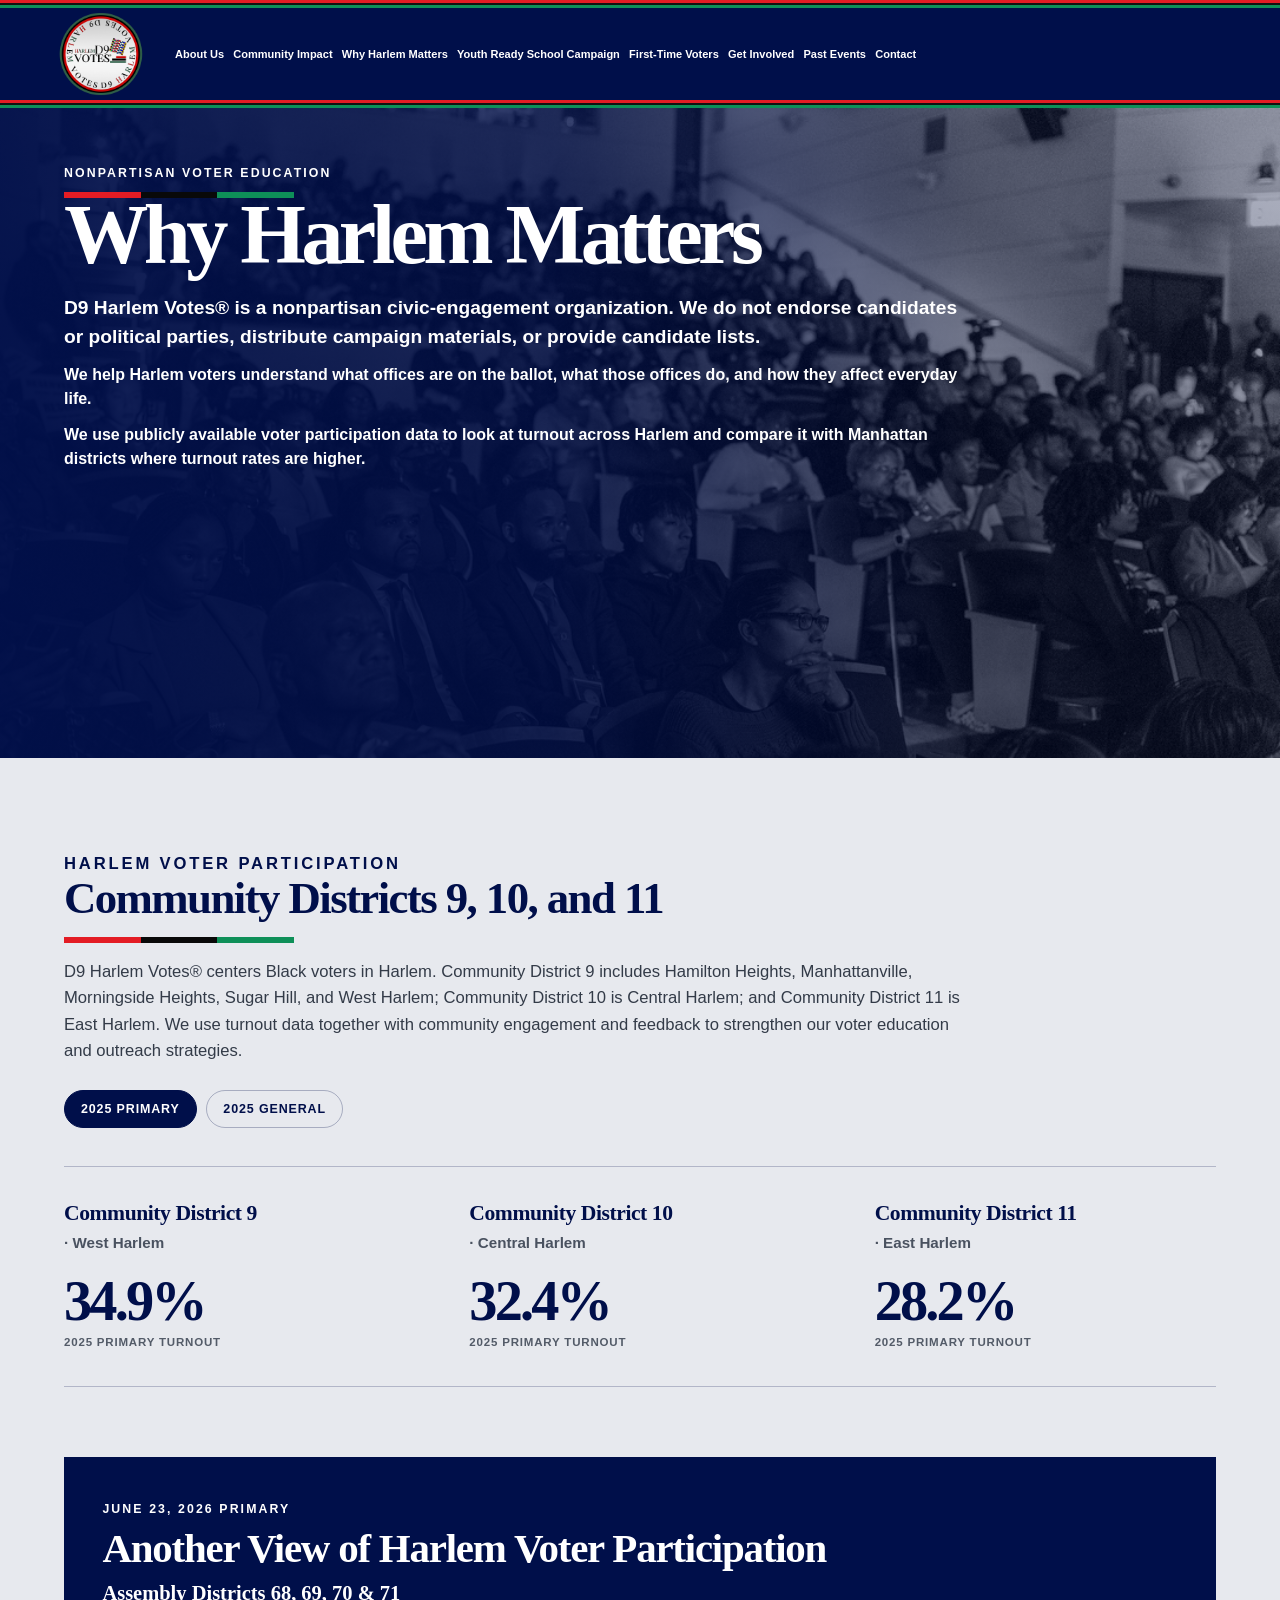
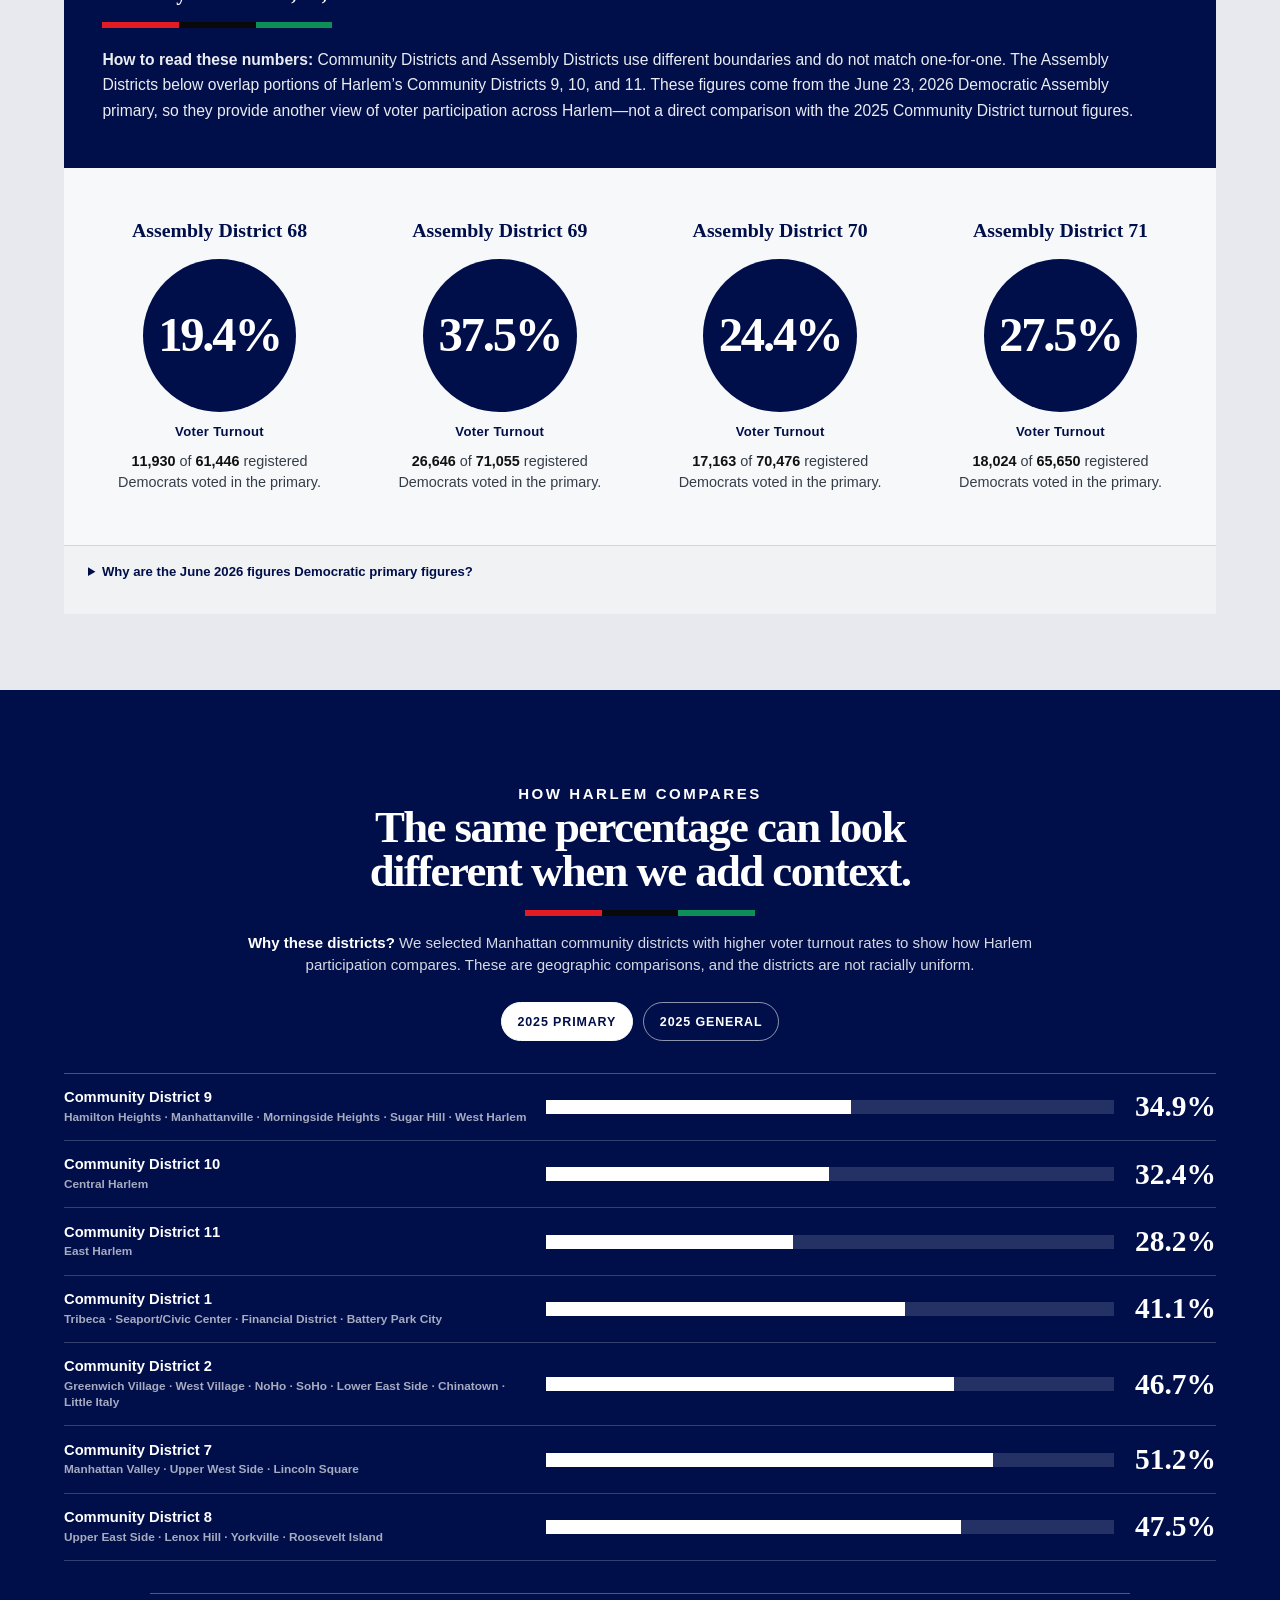
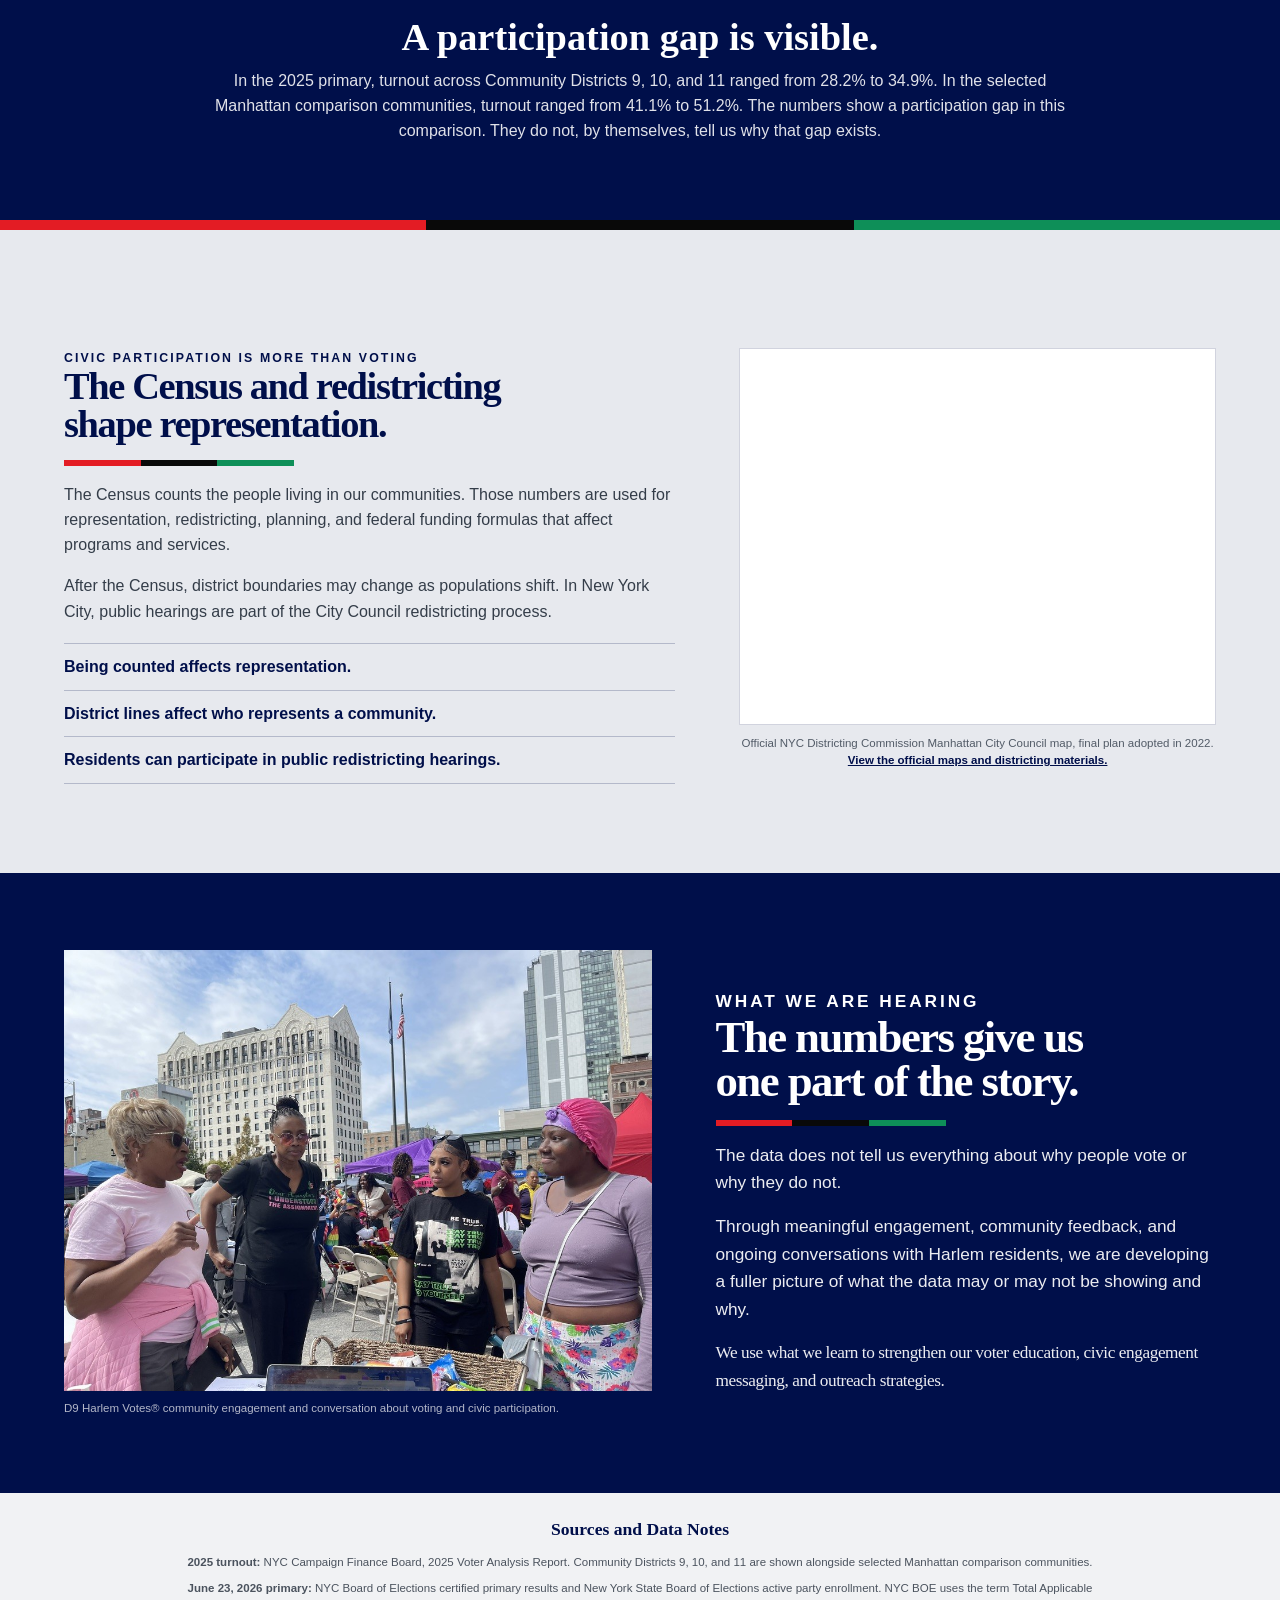
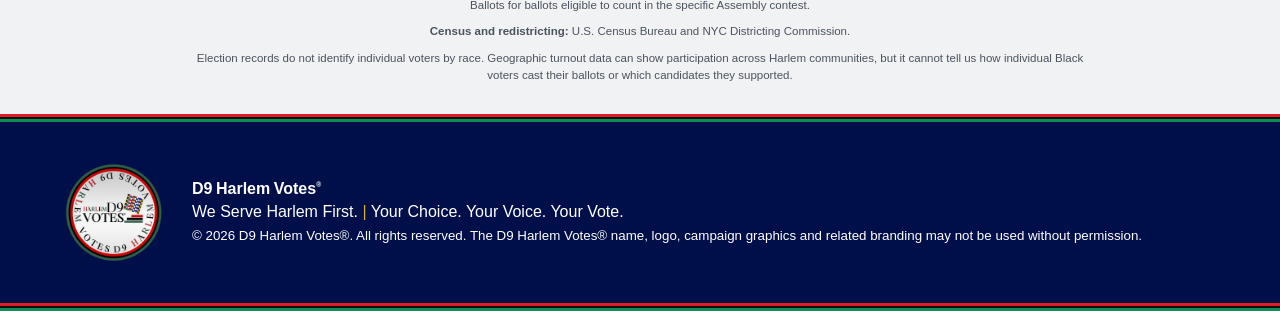
<file: why-harlem-matters.html>
<!DOCTYPE html>
<html lang="en">
<head>
<meta charset="utf-8"/>
<meta name="viewport" content="width=device-width, initial-scale=1.0"/>
<meta name="description" content="D9 Harlem Votes® | Why Harlem Matters: nonpartisan voter education, Harlem voter participation, Census, redistricting, and community engagement."/>
<title>D9 Harlem Votes® | Why Harlem Matters</title>

<link href="styles.css?v=34" rel="stylesheet"/>
<script defer src="script.js?v=2"></script>
<script async data-goatcounter="https://d9harlemvotes.goatcounter.com/count" src="//gc.zgo.at/count.js"></script>

<style id="canonical-direct-nav-order">
body .site-nav .nav-links a[href="index.html"] { order: 1 !important; }
body .site-nav .nav-links a[href="community-impact.html"] { order: 2 !important; }
body .site-nav .nav-links a[href="why-harlem-matters.html"] { order: 3 !important; }
body .site-nav .nav-links a[href="youth-ready.html"] { order: 4 !important; }
body .site-nav .nav-links a[href="first-time-voters.html"] { order: 5 !important; }
body .site-nav .nav-links a[href="get-involved.html"] { order: 6 !important; }
body .site-nav .nav-links a[href="past-events.html"] { order: 7 !important; }
body .site-nav .nav-links a[href="contact.html"] { order: 8 !important; }
</style>

<style id="whm-focused-rebuild">
body.why-harlem-page {
  --whm-blue: #000f4a;
  --whm-silver: #e7e9ee;
  --whm-silver-soft: #f1f2f4;
  --whm-white: #ffffff;
  --whm-ink: #111111;
  --whm-red: #e31c24;
  --whm-green: #0e8f58;
  margin: 0;
  background: var(--whm-blue);
  color: var(--whm-ink);
}

body.why-harlem-page main {
  background: var(--whm-silver);
  overflow: hidden;
}

@media (min-width: 1081px) {
  body.why-harlem-page .site-nav .nav-links {
    gap: clamp(.48rem,.72vw,.8rem) !important;
  }
  body.why-harlem-page .site-nav .nav-links a {
    font-size: clamp(.69rem,.69vw,.78rem) !important;
  }
}

.whm-shell {
  width: min(90%, 1240px);
  margin: 0 auto;
}

.whm-rule {
  display: grid;
  grid-template-columns: repeat(3, 1fr);
  width: min(230px, 46vw);
  height: 6px;
  overflow: hidden;
}
.whm-rule span:nth-child(1) { background: var(--whm-red); }
.whm-rule span:nth-child(2) { background: #090909; }
.whm-rule span:nth-child(3) { background: var(--whm-green); }

.whm-kicker {
  margin: 0 0 .7rem;
  font-size: .77rem;
  line-height: 1.2;
  font-weight: 900;
  letter-spacing: .17em;
  text-transform: uppercase;
}

.whm-title {
  margin: 0;
  font-family: Georgia, "Times New Roman", serif;
  font-size: clamp(2.15rem, 3.5vw, 3.65rem);
  line-height: .98;
  letter-spacing: -.035em;
  text-wrap: balance;
}

.whm-hero {
  position: relative;
  isolation: isolate;
  min-height: clamp(500px, 55vw, 650px);
  display: grid;
  align-items: start;
  overflow: hidden;
  background: var(--whm-blue);
  color: var(--whm-white);
}
.whm-hero-media,
.whm-hero-media::after {
  position: absolute;
  inset: 0;
}
.whm-hero-media { z-index: -2; }
.whm-hero-media img {
  width: 100%;
  height: 100%;
  object-fit: cover;
  object-position: center 48%;
  filter: grayscale(1) contrast(1.04);
}
.whm-hero-media::after {
  content: "";
  background:
    linear-gradient(90deg, rgba(0,15,74,.96) 0%, rgba(0,15,74,.78) 43%, rgba(0,15,74,.34) 76%, rgba(0,15,74,.26) 100%),
    linear-gradient(0deg, rgba(0,0,0,.42), rgba(0,0,0,.06));
}
.whm-hero-inner {
  width: min(90%, 1240px);
  margin: 0 auto;
  padding: clamp(2.75rem, 4.5vw, 4.25rem) 0 clamp(3rem, 5vw, 4rem);
}
.whm-hero .whm-kicker,
.whm-hero h1,
.whm-hero p,
.whm-hero strong {
  color: var(--whm-white) !important;
}
.whm-hero h1 {
  max-width: 900px;
  margin: 0;
  font-family: Georgia, "Times New Roman", serif;
  font-size: clamp(3.35rem, 6.6vw, 6rem);
  line-height: .88;
  letter-spacing: -.055em;
  text-wrap: balance;
}
.whm-hero-copy {
  max-width: 900px;
  margin: 1.3rem 0 0;
  font-size: clamp(1rem, 1.5vw, 1.25rem);
  line-height: 1.55;
  font-weight: 700;
}
.whm-hero-copy + .whm-hero-copy {
  margin-top: .65rem;
  font-size: clamp(.94rem, 1.25vw, 1.08rem);
  font-weight: 600;
}

.whm-silver {
  background: var(--whm-silver);
  color: var(--whm-ink);
  padding: clamp(3.4rem, 6vw, 5.6rem) 0;
}
.whm-silver .whm-kicker,
.whm-silver .whm-title {
  color: var(--whm-blue);
}

.whm-blue {
  background: var(--whm-blue);
  color: var(--whm-white);
  padding: clamp(3.5rem, 6vw, 5.7rem) 0;
}
.whm-blue .whm-kicker,
.whm-blue .whm-title,
.whm-blue h2,
.whm-blue h3,
.whm-blue p,
.whm-blue strong,
.whm-blue span,
.whm-blue summary {
  color: var(--whm-white);
}

.whm-intro {
  max-width: 900px;
}
.whm-intro p {
  margin: 1rem 0 0;
  color: #333b48;
  font-size: clamp(.98rem, 1.3vw, 1.12rem);
  line-height: 1.58;
}
.whm-intro .whm-rule { margin-top: 1rem; }

.whm-election-toggle {
  display: flex;
  gap: .6rem;
  flex-wrap: wrap;
  margin-top: 1.6rem;
}
.whm-election-toggle button {
  appearance: none;
  border: 1px solid rgba(0,15,74,.28);
  background: transparent;
  color: var(--whm-blue);
  border-radius: 999px;
  padding: .7rem 1rem;
  font: inherit;
  font-size: .78rem;
  font-weight: 900;
  letter-spacing: .07em;
  text-transform: uppercase;
  cursor: pointer;
}
.whm-election-toggle button[aria-pressed="true"] {
  background: var(--whm-blue);
  border-color: var(--whm-blue);
  color: var(--whm-white);
}

.whm-community-grid {
  display: grid;
  grid-template-columns: repeat(3, minmax(0, 1fr));
  gap: clamp(2rem, 4vw, 4rem);
  margin-top: 2.25rem;
  padding: 1.7rem 0 1.8rem;
  border-top: 1px solid rgba(0,15,74,.23);
  border-bottom: 1px solid rgba(0,15,74,.23);
}
.whm-community-card {
  display: flex;
  flex-direction: column;
  align-items: flex-start;
  justify-content: flex-start;
  gap: 1rem;
  min-width: 0;
  padding: 0;
  border-bottom: 0;
}
.whm-community-card:last-child { border-bottom: 0; }
.whm-community-label {
  width: 100%;
  min-width: 0;
}
.whm-community-card h3 {
  margin: 0;
  color: var(--whm-blue);
  font-family: Georgia, "Times New Roman", serif;
  font-size: clamp(1.2rem, 1.55vw, 1.5rem);
  line-height: 1.08;
}
.whm-community-name {
  display: block;
  margin: .42rem 0 0;
  color: #4a5260;
  font-family: inherit;
  font-size: .92rem;
  font-weight: 700;
  letter-spacing: 0;
  line-height: 1.25;
  text-transform: none;
  white-space: nowrap;
}

.whm-community-card[data-key="cd11"] .whm-community-name {
  white-space: nowrap;
}
.whm-turnout-wrap {
  width: 100%;
  margin-top: .15rem;
  text-align: left;
}
.whm-turnout-number {
  display: block;
  margin: 0;
  color: var(--whm-blue);
  font-family: Georgia, "Times New Roman", serif;
  font-size: clamp(2rem, 3.5vw, 3rem);
  font-weight: 700;
  line-height: .9;
  letter-spacing: -.04em;
  font-variant-numeric: tabular-nums;
}
.whm-turnout-caption {
  margin: .28rem 0 0;
  color: #535b68;
  font-size: .66rem;
  font-weight: 850;
  line-height: 1.3;
  letter-spacing: .06em;
  text-transform: uppercase;
}

/* June 2026 Assembly District callout — a separate electoral lens on Harlem */
.whm-june-block {
  margin-top: clamp(3rem, 5.5vw, 4.5rem);
  padding: 0 0 clamp(1.4rem, 2.5vw, 2rem);
  background: var(--whm-silver-soft);
  border-top: 0;
}
.whm-june-heading {
  max-width: none;
  padding: clamp(1.8rem, 3.5vw, 2.8rem) clamp(1.4rem, 3vw, 2.5rem);
  background: var(--whm-blue);
  color: var(--whm-white);
}
.whm-june-heading .whm-kicker {
  margin: 0 0 .7rem;
  color: var(--whm-white);
}
.whm-june-heading h3 {
  margin: 0;
  color: var(--whm-white);
  font-family: Georgia, "Times New Roman", serif;
  font-size: clamp(2rem, 3.2vw, 3.2rem);
  line-height: 1.02;
  letter-spacing: -.03em;
}
.whm-june-subtitle {
  margin: .7rem 0 0 !important;
  max-width: none !important;
  color: var(--whm-white) !important;
  font-family: Georgia, "Times New Roman", serif;
  font-size: clamp(1.12rem, 1.6vw, 1.42rem);
  line-height: 1.25 !important;
  font-weight: 700;
}
.whm-june-heading .whm-rule {
  margin-top: 1rem;
}
.whm-june-explainer {
  max-width: 1040px !important;
  margin: 1.15rem 0 0 !important;
  color: rgba(255,255,255,.92) !important;
  font-size: clamp(.98rem, 1.18vw, 1.08rem);
  line-height: 1.62 !important;
}
.whm-assembly-grid {
  display: grid;
  grid-template-columns: repeat(4, minmax(0,1fr));
  gap: clamp(1.4rem, 2.6vw, 2.4rem);
  margin: 0;
  padding: clamp(2rem, 3.5vw, 3rem) clamp(1.2rem, 2.5vw, 2rem);
  background: #f7f8fa;
  border-top: 0;
  border-bottom: 1px solid rgba(0,15,74,.14);
}
.whm-assembly-card {
  display: flex;
  flex-direction: column;
  align-items: center;
  min-width: 0;
  padding: .4rem 0;
  text-align: center;
  border: 0;
}
.whm-assembly-card h4 {
  margin: 0;
  color: var(--whm-blue);
  font-family: Georgia, "Times New Roman", serif;
  font-size: clamp(1.08rem, 1.55vw, 1.3rem);
  line-height: 1.2;
  white-space: nowrap;
}
.whm-assembly-rate {
  display: grid;
  place-items: center;
  width: clamp(8.8rem, 12vw, 10.4rem);
  aspect-ratio: 1 / 1;
  margin: 1rem auto 0;
  border-radius: 50%;
  background: var(--whm-blue);
  color: var(--whm-white);
  font-family: Georgia, "Times New Roman", serif;
  font-size: clamp(2.45rem, 3.8vw, 3.35rem);
  font-weight: 700;
  line-height: 1;
  letter-spacing: -.045em;
  font-variant-numeric: tabular-nums;
}
.whm-assembly-label {
  display: block;
  margin-top: .75rem;
  color: var(--whm-blue);
  font-size: .82rem;
  line-height: 1.25;
  font-weight: 850;
  letter-spacing: .025em;
  text-transform: none;
}
.whm-assembly-explainer {
  max-width: 18rem;
  margin: .65rem auto 0;
  color: #353d49;
  font-size: .9rem;
  line-height: 1.48;
  text-align: center;
}
.whm-assembly-explainer strong {
  color: #111111;
  font-weight: 850;
}
.whm-june-details {
  max-width: none;
  margin: 1rem clamp(1rem, 2vw, 1.5rem) 0;
  color: #333b48;
  font-size: .82rem;
  line-height: 1.5;
}
@media (min-width: 1080px) {
  .whm-june-heading h3,
  .whm-june-subtitle {
    white-space: nowrap;
  }
}
.whm-june-details summary {
  color: var(--whm-blue);
  font-weight: 900;
  cursor: pointer;
}
.whm-june-details p { margin: .7rem 0 0; }

/* Comparison */
.whm-comparison-intro {
  text-align: center;
}
.whm-comparison-intro .whm-title {
  max-width: 1000px;
  margin: 0 auto;
}
.whm-comparison-intro .whm-rule {
  margin: 1rem auto 0;
}
.whm-comparison-intro p {
  max-width: 820px;
  margin: 1rem auto 0;
  color: rgba(255,255,255,.84);
  font-size: .94rem;
  line-height: 1.5;
}
.whm-blue .whm-election-toggle {
  justify-content: center;
}
.whm-blue .whm-election-toggle button {
  border-color: rgba(255,255,255,.55);
  color: var(--whm-white);
}
.whm-blue .whm-election-toggle button[aria-pressed="true"] {
  background: var(--whm-white);
  color: var(--whm-blue);
  border-color: var(--whm-white);
}

.whm-bar-chart {
  margin-top: 2rem;
  border-top: 1px solid rgba(255,255,255,.28);
}
.whm-bar-row {
  display: grid;
  grid-template-columns: minmax(300px, 1.15fr) minmax(180px, 1.4fr) 86px;
  gap: 1rem;
  align-items: center;
  padding: .9rem 0;
  border-bottom: 1px solid rgba(255,255,255,.2);
}
.whm-bar-name strong {
  display: block;
  color: var(--whm-white);
  font-size: .92rem;
  line-height: 1.25;
}
.whm-bar-name span {
  display: block;
  margin-top: .2rem;
  color: rgba(255,255,255,.65);
  font-size: .74rem;
  line-height: 1.35;
  font-weight: 700;
  letter-spacing: 0;
  text-transform: none;
}
.whm-bar-track {
  height: 14px;
  background: rgba(255,255,255,.14);
  overflow: hidden;
}
.whm-bar-fill {
  height: 100%;
  width: 0;
  background: var(--whm-white);
  transition: width .7s ease;
}
.whm-bar-value {
  text-align: right;
  font-family: Georgia, "Times New Roman", serif;
  font-size: clamp(1.35rem, 2.3vw, 2rem);
  font-weight: 700;
  font-variant-numeric: tabular-nums;
}
.whm-gap-callout {
  max-width: 980px;
  margin: 2rem auto 0;
  padding: 1.5rem 0 0;
  border-top: 1px solid rgba(255,255,255,.3);
  text-align: center;
}
.whm-gap-callout h3 {
  margin: 0;
  font-family: Georgia, "Times New Roman", serif;
  font-size: clamp(1.8rem, 3vw, 2.75rem);
  line-height: 1;
}
.whm-gap-callout p {
  max-width: 850px;
  margin: .8rem auto 0;
  color: rgba(255,255,255,.88);
  line-height: 1.55;
}

/* Census and redistricting */
.whm-census-grid {
  display: grid;
  grid-template-columns: minmax(0,1fr) minmax(320px,.78fr);
  gap: clamp(2.5rem, 5vw, 4.75rem);
  align-items: center;
}
.whm-census-section {
  padding-top: clamp(5.25rem, 8vw, 7rem);
  padding-bottom: clamp(4.5rem, 7vw, 6rem);
  border-top: 10px solid transparent;
  border-image: linear-gradient(90deg, var(--whm-red) 0 33.333%, #090909 33.333% 66.666%, var(--whm-green) 66.666% 100%) 1;
}
.whm-census-copy .whm-title {
  font-size: clamp(2.05rem, 3vw, 3.2rem);
}
.whm-census-copy p {
  margin: 1rem 0 0;
  color: #343d49;
  line-height: 1.58;
}
.whm-census-points {
  margin: 1.2rem 0 0;
  padding: 0;
  list-style: none;
  border-top: 1px solid rgba(0,15,74,.22);
}
.whm-census-points li {
  padding: .75rem 0;
  border-bottom: 1px solid rgba(0,15,74,.22);
  color: var(--whm-blue);
  font-weight: 800;
  line-height: 1.35;
}
.whm-map-frame {
  width: min(100%, 500px);
  margin: 0 auto;
  overflow: hidden;
  background: #fff;
  border: 1px solid rgba(0,15,74,.18);
}
.whm-map-frame iframe {
  display: block;
  width: 100%;
  height: 375px;
  min-height: 0;
  border: 0;
  background: #fff;
}
.whm-map-caption {
  margin: .65rem 0 0;
  color: #525b67;
  font-size: .72rem;
  line-height: 1.45;
  text-align: center;
}
.whm-map-caption a {
  color: var(--whm-blue);
  font-weight: 850;
}

/* Community conversation */
.whm-conversation-grid {
  display: grid;
  grid-template-columns: minmax(0,1.08fr) minmax(300px,.92fr);
  gap: clamp(2rem, 5vw, 4.5rem);
  align-items: center;
}
.whm-conversation-photo {
  margin: 0;
}
.whm-conversation-photo img {
  display: block;
  width: 100%;
  height: auto;
  max-height: 560px;
  object-fit: cover;
}
.whm-conversation-photo figcaption {
  margin-top: .6rem;
  color: rgba(255,255,255,.7);
  font-size: .72rem;
  line-height: 1.4;
}
.whm-conversation-copy p {
  margin: 1rem 0 0;
  color: rgba(255,255,255,.92);
  font-size: clamp(1rem, 1.35vw, 1.15rem);
  line-height: 1.6;
}
.whm-conversation-quote {
  margin: 1.2rem 0 0;
  font-family: Georgia, "Times New Roman", serif;
  font-size: clamp(1.6rem, 3vw, 2.7rem);
  line-height: 1.08;
  letter-spacing: -.025em;
}

/* Sources */
.whm-reference {
  background: var(--whm-silver-soft);
  padding: 1.6rem 0 1.9rem;
  text-align: center;
}
.whm-reference-inner {
  max-width: 920px;
  margin: 0 auto;
}
.whm-reference h2 {
  margin: 0 0 .85rem;
  color: var(--whm-blue);
  font-family: Georgia, "Times New Roman", serif;
  font-size: 1.1rem;
}
.whm-reference p {
  margin: 0 auto .58rem;
  color: #4b535e;
  font-size: .72rem;
  line-height: 1.48;
}
.whm-reference a {
  color: var(--whm-blue);
  font-weight: 800;
}

@media (max-width: 980px) {

  .whm-community-grid {
    grid-template-columns: 1fr;
    gap: 0;
    padding: 0;
  }
  .whm-community-card {
    display: grid;
    grid-template-columns: minmax(0,1fr) auto;
    gap: 1.5rem;
    align-items: center;
    padding: 1.25rem 0;
    border-bottom: 1px solid rgba(0,15,74,.2);
  }
  .whm-community-card:last-child { border-bottom: 0; }
  .whm-turnout-wrap {
    width: auto;
    margin-top: 0;
    text-align: right;
  }

  .whm-assembly-grid {
    grid-template-columns: repeat(2,minmax(0,1fr));
    gap: 2rem 1.5rem;
  }

  .whm-census-grid,
  .whm-conversation-grid {
    grid-template-columns: 1fr;
  }
}

@media (max-width: 720px) {
  .whm-community-card {
    grid-template-columns: 1fr auto;
    gap: .8rem;
  }
  .whm-community-name {
    display: block;
    margin: .25rem 0 0;
  }
  .whm-hero { min-height: 600px; }
  .whm-hero-media img { object-position: 60% center; }
  .whm-hero-media::after {
    background: linear-gradient(0deg, rgba(0,15,74,.97) 0%, rgba(0,15,74,.82) 58%, rgba(0,15,74,.38) 100%);
  }

  .whm-assembly-grid {
    grid-template-columns: 1fr;
    gap: 2.2rem;
    padding: 1.6rem 1.1rem 2rem;
  }
  .whm-assembly-card { padding: 0; border: 0; }
  .whm-assembly-card h4 { white-space: normal; }
  .whm-assembly-rate { width: 9.25rem; }
  .whm-june-heading { padding: 1.55rem 1.25rem 1.7rem; }

  .whm-bar-row {
    grid-template-columns: 1fr 68px;
    gap: .5rem;
  }
  .whm-bar-track {
    grid-column: 1 / -1;
    grid-row: 2;
  }
  .whm-bar-value {
    grid-column: 2;
    grid-row: 1;
  }

  .whm-map-frame {
    width: min(100%, 460px);
  }
  .whm-map-frame iframe {
    height: 340px;
    min-height: 0;
  }
}

@media (prefers-reduced-motion: reduce) {
  .whm-people-fill,
  .whm-bar-fill {
    transition: none !important;
  }
}


/* ===== WHY HARLEM MATTERS — TURNOUT LAYOUT FIX =====
   Keeps the three Harlem districts readable and gives each result room to breathe. */
@media (min-width: 901px) {
  body.why-harlem-page .whm-community-grid {
    display: grid !important;
    grid-template-columns: repeat(3, minmax(0, 1fr)) !important;
    column-gap: clamp(3rem, 5vw, 5.5rem) !important;
    row-gap: 0 !important;
    margin-top: 2.4rem !important;
    padding: 2.15rem 0 2.25rem !important;
    border-top: 1px solid rgba(0,15,74,.23) !important;
    border-bottom: 1px solid rgba(0,15,74,.23) !important;
  }

  body.why-harlem-page .whm-community-card {
    display: flex !important;
    flex-direction: column !important;
    align-items: flex-start !important;
    justify-content: flex-start !important;
    gap: 0 !important;
    min-width: 0 !important;
    padding: 0 !important;
    border: 0 !important;
  }

  body.why-harlem-page .whm-community-label {
    display: block !important;
    width: 100% !important;
    min-width: 0 !important;
    margin: 0 !important;
    padding: 0 !important;
    color: inherit !important;
    font-size: inherit !important;
    font-weight: inherit !important;
    letter-spacing: normal !important;
    text-transform: none !important;
  }

  body.why-harlem-page .whm-community-card h3 {
    display: block !important;
    width: 100% !important;
    margin: 0 !important;
    color: var(--whm-blue) !important;
    font-family: Georgia, "Times New Roman", serif !important;
    font-size: clamp(1.35rem, 1.55vw, 1.6rem) !important;
    font-weight: 700 !important;
    line-height: 1.08 !important;
    letter-spacing: -.02em !important;
    text-transform: none !important;
  }

  body.why-harlem-page .whm-community-name {
    display: block !important;
    width: 100% !important;
    margin: .5rem 0 0 !important;
    color: #4a5260 !important;
    font-family: Arial, Helvetica, sans-serif !important;
    font-size: .95rem !important;
    font-weight: 700 !important;
    line-height: 1.25 !important;
    letter-spacing: 0 !important;
    text-transform: none !important;
    white-space: nowrap !important;
  }

  body.why-harlem-page .whm-turnout-wrap {
    display: block !important;
    width: 100% !important;
    margin: 1.55rem 0 0 !important;
    padding: 0 !important;
    text-align: left !important;
  }

  body.why-harlem-page .whm-turnout-number {
    display: block !important;
    margin: 0 !important;
    color: var(--whm-blue) !important;
    font-family: Georgia, "Times New Roman", serif !important;
    font-size: clamp(3.2rem, 4.4vw, 4.35rem) !important;
    font-weight: 700 !important;
    line-height: .88 !important;
    letter-spacing: -.05em !important;
  }

  body.why-harlem-page .whm-turnout-caption {
    margin: .55rem 0 0 !important;
    color: #535b68 !important;
    font-size: .72rem !important;
    font-weight: 850 !important;
    line-height: 1.25 !important;
    letter-spacing: .07em !important;
    text-transform: uppercase !important;
  }
}

@media (max-width: 900px) {
  body.why-harlem-page .whm-community-grid {
    display: grid !important;
    grid-template-columns: 1fr !important;
    gap: 0 !important;
    margin-top: 2rem !important;
    padding: 0 !important;
  }
  body.why-harlem-page .whm-community-card {
    display: grid !important;
    grid-template-columns: minmax(0, 1fr) auto !important;
    gap: 1.5rem !important;
    align-items: center !important;
    padding: 1.4rem 0 !important;
    border-bottom: 1px solid rgba(0,15,74,.2) !important;
  }
  body.why-harlem-page .whm-community-card:last-child {
    border-bottom: 0 !important;
  }
  body.why-harlem-page .whm-community-label {
    margin: 0 !important;
    text-transform: none !important;
  }
  body.why-harlem-page .whm-community-card h3 {
    margin: 0 !important;
    text-transform: none !important;
  }
  body.why-harlem-page .whm-community-name {
    display: block !important;
    margin: .35rem 0 0 !important;
    font-size: .92rem !important;
    white-space: nowrap !important;
    text-transform: none !important;
  }
  body.why-harlem-page .whm-turnout-wrap {
    width: auto !important;
    margin: 0 !important;
    text-align: right !important;
  }
}
/* ===== END TURNOUT LAYOUT FIX ===== */

/* Why Harlem Matters footer contrast correction */
body.why-harlem-page .site-footer,
body.why-harlem-page .site-footer .footer-wordmark,
body.why-harlem-page .site-footer p,
body.why-harlem-page .site-footer small {
  color: #ffffff !important;
}
body.why-harlem-page .site-footer .brand-red,
body.why-harlem-page .site-footer .brand-black,
body.why-harlem-page .site-footer .brand-green,
body.why-harlem-page .site-footer .footer-registered {
  color: #ffffff !important;
}

</style>
</head>

<body class="tabbed-site why-harlem-page">
<nav aria-label="Main navigation" class="site-nav">
  <div class="nav-inner">
    <a aria-label="D9 Harlem Votes® home" class="brand-link standard-logo-link" href="index.html">
      <img alt="D9 Harlem Votes® logo" src="assets/d9-logo-transparent.png"/>
    </a>
    <button aria-controls="nav-links" aria-expanded="false" class="nav-toggle" type="button">Menu</button>
    <div class="nav-links" id="nav-links">
      <a href="index.html">About Us</a>
      <a href="community-impact.html">Community Impact</a>
      <a aria-current="page" href="why-harlem-matters.html">Why Harlem Matters</a>
      <a href="youth-ready.html">Youth Ready School Campaign</a>
      <a href="first-time-voters.html">First-Time Voters</a>
      <a href="get-involved.html">Get Involved</a>
      <a href="past-events.html">Past Events</a>
      <a href="contact.html">Contact</a>
    </div>
  </div>
</nav>

<main>
<header class="whm-hero">
  <div class="whm-hero-media" aria-hidden="true">
    <img src="assets/why-harlem-primary-hero.jpg?v=3" alt="" fetchpriority="high" decoding="async" onerror="this.onerror=null;this.src='https://raw.githubusercontent.com/d9harlemvotes/d9harlemvotes/main/assets/why-harlem-primary-hero.jpg';"/>
  </div>
  <div class="whm-hero-inner">
    <p class="whm-kicker">Nonpartisan Voter Education</p>
    <div class="whm-rule" aria-hidden="true"><span></span><span></span><span></span></div>
    <h1>Why Harlem Matters</h1>
    <p class="whm-hero-copy">D9 Harlem Votes® is a nonpartisan civic-engagement organization. We do not endorse candidates or political parties, distribute campaign materials, or provide candidate lists.</p>
    <p class="whm-hero-copy">We help Harlem voters understand <strong>what offices are on the ballot, what those offices do, and how they affect everyday life.</strong></p>
    <p class="whm-hero-copy">We use publicly available voter participation data to look at turnout across Harlem and compare it with Manhattan districts where turnout rates are higher.</p>
  </div>
</header>

<section class="whm-silver" aria-labelledby="whm-participation-title">
  <div class="whm-shell">
    <div class="whm-intro">
      <p class="whm-kicker">Harlem Voter Participation</p>
      <h2 class="whm-title" id="whm-participation-title">Community Districts 9, 10, and 11</h2>
      <div class="whm-rule" aria-hidden="true"><span></span><span></span><span></span></div>
      <p>D9 Harlem Votes® centers Black voters in Harlem. Community District 9 includes Hamilton Heights, Manhattanville, Morningside Heights, Sugar Hill, and West Harlem; Community District 10 is Central Harlem; and Community District 11 is East Harlem. We use turnout data together with community engagement and feedback to strengthen our voter education and outreach strategies.</p>
    </div>

    <div class="whm-election-toggle" role="group" aria-label="Choose 2025 election">
      <button type="button" data-election="primary" aria-pressed="true">2025 Primary</button>
      <button type="button" data-election="general" aria-pressed="false">2025 General</button>
    </div>

    <div class="whm-community-grid" id="whm-community-grid">
      <article class="whm-community-card" data-key="cd9">
        <div class="whm-community-label">
          <h3>Community District 9<span class="whm-community-name">· West Harlem</span></h3>
        </div>
        <div class="whm-turnout-wrap">
          <strong class="whm-turnout-number">34.9%</strong>
          <p class="whm-turnout-caption">2025 Primary turnout</p>
        </div>
      </article>

      <article class="whm-community-card" data-key="cd10">
        <div class="whm-community-label">
          <h3>Community District 10<span class="whm-community-name">· Central Harlem</span></h3>
        </div>
        <div class="whm-turnout-wrap">
          <strong class="whm-turnout-number">32.4%</strong>
          <p class="whm-turnout-caption">2025 Primary turnout</p>
        </div>
      </article>

      <article class="whm-community-card" data-key="cd11">
        <div class="whm-community-label">
          <h3>Community District 11<span class="whm-community-name">· East Harlem</span></h3>
        </div>
        <div class="whm-turnout-wrap">
          <strong class="whm-turnout-number">28.2%</strong>
          <p class="whm-turnout-caption">2025 Primary turnout</p>
        </div>
      </article>
    </div>

    <div class="whm-june-block">
      <div class="whm-june-heading">
        <p class="whm-kicker">June 23, 2026 Primary</p>
        <h3>Another View of Harlem Voter Participation</h3>
        <p class="whm-june-subtitle">Assembly Districts 68, 69, 70 &amp; 71</p>
        <div class="whm-rule" aria-hidden="true"><span></span><span></span><span></span></div>
        <p class="whm-june-explainer"><strong>How to read these numbers:</strong> Community Districts and Assembly Districts use different boundaries and do not match one-for-one. The Assembly Districts below overlap portions of Harlem’s Community Districts 9, 10, and 11. These figures come from the June 23, 2026 Democratic Assembly primary, so they provide another view of voter participation across Harlem—not a direct comparison with the 2025 Community District turnout figures.</p>
      </div>

      <div class="whm-assembly-grid">
        <article class="whm-assembly-card">
          <h4>Assembly District 68</h4>
          <strong class="whm-assembly-rate" data-value="19.4">19.4%</strong>
          <span class="whm-assembly-label">Voter Turnout</span>
          <p class="whm-assembly-explainer"><strong>11,930</strong> of <strong>61,446</strong> registered Democrats voted in the primary.</p>
        </article>
        <article class="whm-assembly-card">
          <h4>Assembly District 69</h4>
          <strong class="whm-assembly-rate" data-value="37.5">37.5%</strong>
          <span class="whm-assembly-label">Voter Turnout</span>
          <p class="whm-assembly-explainer"><strong>26,646</strong> of <strong>71,055</strong> registered Democrats voted in the primary.</p>
        </article>
        <article class="whm-assembly-card">
          <h4>Assembly District 70</h4>
          <strong class="whm-assembly-rate" data-value="24.4">24.4%</strong>
          <span class="whm-assembly-label">Voter Turnout</span>
          <p class="whm-assembly-explainer"><strong>17,163</strong> of <strong>70,476</strong> registered Democrats voted in the primary.</p>
        </article>
        <article class="whm-assembly-card">
          <h4>Assembly District 71</h4>
          <strong class="whm-assembly-rate" data-value="27.5">27.5%</strong>
          <span class="whm-assembly-label">Voter Turnout</span>
          <p class="whm-assembly-explainer"><strong>18,024</strong> of <strong>65,650</strong> registered Democrats voted in the primary.</p>
        </article>
      </div>

      <details class="whm-june-details">
        <summary>Why are the June 2026 figures Democratic primary figures?</summary>
        <p>For the June 23, 2026 primary, the NYC Board of Elections reported contested Democratic Assembly primaries in Assembly Districts 68, 69, 70, and 71. There were no contested Republican Assembly primaries on the ballot in these four districts, so there are no comparable Republican turnout figures for those races. The figures shown reflect the contests reported by the NYC Board of Elections, not a decision by D9 Harlem Votes® to favor one political party.</p>
      </details>
    </div>
  </div>
</section>

<section class="whm-blue" aria-labelledby="whm-compare-title">
  <div class="whm-shell">
    <div class="whm-comparison-intro">
      <p class="whm-kicker">How Harlem Compares</p>
      <h2 class="whm-title" id="whm-compare-title">The same percentage can look different when we add context.</h2>
      <div class="whm-rule" aria-hidden="true"><span></span><span></span><span></span></div>
      <p><strong>Why these districts?</strong> We selected Manhattan community districts with higher voter turnout rates to show how Harlem participation compares. These are geographic comparisons, and the districts are not racially uniform.</p>
    </div>

    <div class="whm-election-toggle" role="group" aria-label="Choose comparison election">
      <button type="button" data-election="primary" aria-pressed="true">2025 Primary</button>
      <button type="button" data-election="general" aria-pressed="false">2025 General</button>
    </div>

    <div class="whm-bar-chart" id="whm-bar-chart" aria-live="polite"></div>

    <div class="whm-gap-callout">
      <h3>A participation gap is visible.</h3>
      <p id="whm-gap-copy">In the 2025 primary, turnout across Community Districts 9, 10, and 11 ranged from 28.2% to 34.9%. In the selected Manhattan comparison communities, turnout ranged from 41.1% to 51.2%. The numbers show a participation gap in this comparison. They do not, by themselves, tell us why that gap exists.</p>
    </div>
  </div>
</section>

<section class="whm-silver whm-census-section" aria-labelledby="whm-census-title">
  <div class="whm-shell whm-census-grid">
    <div class="whm-census-copy">
      <p class="whm-kicker">Civic Participation Is More Than Voting</p>
      <h2 class="whm-title" id="whm-census-title">The Census and redistricting shape representation.</h2>
      <div class="whm-rule" aria-hidden="true" style="margin-top:1rem;"><span></span><span></span><span></span></div>

      <p>The Census counts the people living in our communities. Those numbers are used for representation, redistricting, planning, and federal funding formulas that affect programs and services.</p>

      <p>After the Census, district boundaries may change as populations shift. In New York City, public hearings are part of the City Council redistricting process.</p>

      <ul class="whm-census-points">
        <li>Being counted affects representation.</li>
        <li>District lines affect who represents a community.</li>
        <li>Residents can participate in public redistricting hearings.</li>
      </ul>
    </div>

    <div>
      <div class="whm-map-frame">
        <iframe
          title="NYC Districting Commission final Manhattan City Council district map"
          loading="lazy"
          src="https://www.nyc.gov/assets/districting/downloads/pdf/20221006-Final-Plan-Manhattan-Districts-c.pdf#page=1&toolbar=0&navpanes=0&scrollbar=0&zoom=45">
        </iframe>
      </div>
      <p class="whm-map-caption">Official NYC Districting Commission Manhattan City Council map, final plan adopted in 2022. <a href="https://www.nyc.gov/site/districting/maps/maps.page">View the official maps and districting materials.</a></p>
    </div>
  </div>
</section>

<section class="whm-blue" aria-labelledby="whm-hearing-title">
  <div class="whm-shell whm-conversation-grid">
    <figure class="whm-conversation-photo">
      <img src="assets/why-harlem-community-conversation.jpg?v=3" alt="Community conversation about voting and civic participation at an outdoor event" loading="lazy" decoding="async" onerror="this.onerror=null;this.src='https://raw.githubusercontent.com/d9harlemvotes/d9harlemvotes/main/assets/why-harlem-community-conversation.jpg';"/>
      <figcaption>D9 Harlem Votes® community engagement and conversation about voting and civic participation.</figcaption>
    </figure>

    <div class="whm-conversation-copy">
      <p class="whm-kicker">What We Are Hearing</p>
      <h2 class="whm-title" id="whm-hearing-title">The numbers give us one part of the story.</h2>
      <div class="whm-rule" aria-hidden="true" style="margin-top:1rem;"><span></span><span></span><span></span></div>

      <p>The data does not tell us everything about why people vote or why they do not.</p>

      <p>Through meaningful engagement, community feedback, and ongoing conversations with Harlem residents, we are developing a fuller picture of what the data may or may not be showing and why.</p>

      <p class="whm-conversation-quote">We use what we learn to strengthen our voter education, civic engagement messaging, and outreach strategies.</p>
    </div>
  </div>
</section>

<section class="whm-reference" aria-labelledby="whm-reference-title">
  <div class="whm-shell whm-reference-inner">
    <h2 id="whm-reference-title">Sources and Data Notes</h2>
    <p><strong>2025 turnout:</strong> NYC Campaign Finance Board, 2025 Voter Analysis Report. Community Districts 9, 10, and 11 are shown alongside selected Manhattan comparison communities.</p>
    <p><strong>June 23, 2026 primary:</strong> NYC Board of Elections certified primary results and New York State Board of Elections active party enrollment. NYC BOE uses the term Total Applicable Ballots for ballots eligible to count in the specific Assembly contest.</p>
    <p><strong>Census and redistricting:</strong> U.S. Census Bureau and NYC Districting Commission.</p>
    <p>Election records do not identify individual voters by race. Geographic turnout data can show participation across Harlem communities, but it cannot tell us how individual Black voters cast their ballots or which candidates they supported.</p>
  </div>
</section>
</main>

<footer class="site-footer">
  <div class="footer-inner">
    <img alt="D9 Harlem Votes® logo" src="assets/d9-logo-transparent.png"/>
    <div>
      <span aria-label="D9 Harlem Votes, registered trademark" class="footer-wordmark">
        <span aria-hidden="true" class="brand-wordmark">
          <span class="brand-red">D9</span>
          <span class="brand-black">Harlem</span>
          <span class="brand-green">Votes<span class="footer-registered">®</span></span>
        </span>
      </span>
      <p><span class="footer-service">We Serve Harlem First.</span> <span class="footer-divider">|</span> <span class="footer-motto">Your Choice. Your Voice. Your Vote.</span></p>
      <small>© 2026 D9 Harlem Votes®. All rights reserved. The D9 Harlem Votes® name, logo, campaign graphics and related branding may not be used without permission.</small>
    </div>
  </div>
</footer>

<script>
(function () {
  const data = {
    primary: {
      label: '2025 Primary',
      community: { cd9: 34.9, cd10: 32.4, cd11: 28.2 },
      compare: [
        ['Community District 9', 'Hamilton Heights · Manhattanville · Morningside Heights · Sugar Hill · West Harlem', 34.9],
        ['Community District 10', 'Central Harlem', 32.4],
        ['Community District 11', 'East Harlem', 28.2],
        ['Community District 1', 'Tribeca · Seaport/Civic Center · Financial District · Battery Park City', 41.1],
        ['Community District 2', 'Greenwich Village · West Village · NoHo · SoHo · Lower East Side · Chinatown · Little Italy', 46.7],
        ['Community District 7', 'Manhattan Valley · Upper West Side · Lincoln Square', 51.2],
        ['Community District 8', 'Upper East Side · Lenox Hill · Yorkville · Roosevelt Island', 47.5]
      ],
      gap: "In the 2025 primary, turnout across Community Districts 9, 10, and 11 ranged from 28.2% to 34.9%. In the selected Manhattan comparison communities, turnout ranged from 41.1% to 51.2%. The numbers show a participation gap in this comparison. They do not, by themselves, tell us why that gap exists."
    },
    general: {
      label: '2025 General election',
      community: { cd9: 41.1, cd10: 39.9, cd11: 34.9 },
      compare: [
        ['Community District 9', 'Hamilton Heights · Manhattanville · Morningside Heights · Sugar Hill · West Harlem', 41.1],
        ['Community District 10', 'Central Harlem', 39.9],
        ['Community District 11', 'East Harlem', 34.9],
        ['Community District 1', 'Tribeca · Seaport/Civic Center · Financial District · Battery Park City', 50.6],
        ['Community District 2', 'Greenwich Village · West Village · NoHo · SoHo · Lower East Side · Chinatown · Little Italy', 54.0],
        ['Community District 7', 'Manhattan Valley · Upper West Side · Lincoln Square', 57.5],
        ['Community District 8', 'Upper East Side · Lenox Hill · Yorkville · Roosevelt Island', 59.2]
      ],
      gap: "In the 2025 general election, turnout across Community Districts 9, 10, and 11 ranged from 34.9% to 41.1%. In the selected Manhattan comparison communities, turnout ranged from 50.6% to 59.2%. The numbers show a participation gap in this comparison. They do not, by themselves, tell us why that gap exists."
    }
  };

  const reduceMotion = window.matchMedia('(prefers-reduced-motion: reduce)').matches;

  function isInViewport(el) {
    const rect = el.getBoundingClientRect();
    return rect.bottom > 0 && rect.top < window.innerHeight;
  }

  function animatePercentage(el, target) {
    if (reduceMotion) {
      el.textContent = target.toFixed(1) + '%';
      return;
    }

    const duration = 900;
    const startTime = performance.now();

    function step(now) {
      const progress = Math.min((now - startTime) / duration, 1);
      const eased = 1 - Math.pow(1 - progress, 3);
      el.textContent = (target * eased).toFixed(1) + '%';
      if (progress < 1) requestAnimationFrame(step);
    }

    requestAnimationFrame(step);
  }

  const percentageObserver = (!reduceMotion && 'IntersectionObserver' in window)
    ? new IntersectionObserver((entries, observer) => {
        entries.forEach(entry => {
          if (!entry.isIntersecting) return;
          const el = entry.target;
          animatePercentage(el, Number(el.dataset.value));
          observer.unobserve(el);
        });
      }, { threshold: 0.35 })
    : null;

  function primePercentage(el, value) {
    el.dataset.value = value.toFixed(1);

    if (reduceMotion || !percentageObserver) {
      el.textContent = value.toFixed(1) + '%';
      return;
    }

    percentageObserver.unobserve(el);
    el.textContent = '0.0%';

    if (isInViewport(el)) {
      animatePercentage(el, value);
    } else {
      percentageObserver.observe(el);
    }
  }

  function animateBars(chart) {
    requestAnimationFrame(() => {
      chart.querySelectorAll('.whm-bar-fill').forEach(bar => {
        bar.style.width = bar.dataset.width + '%';
      });
    });
  }

  const barObserver = (!reduceMotion && 'IntersectionObserver' in window)
    ? new IntersectionObserver((entries, observer) => {
        entries.forEach(entry => {
          if (!entry.isIntersecting) return;
          animateBars(entry.target);
          observer.unobserve(entry.target);
        });
      }, { threshold: 0.2 })
    : null;

  function primeBars(chart) {
    chart.querySelectorAll('.whm-bar-fill').forEach(bar => {
      bar.style.width = reduceMotion ? bar.dataset.width + '%' : '0%';
    });

    if (reduceMotion || !barObserver) {
      animateBars(chart);
    } else if (isInViewport(chart)) {
      animateBars(chart);
    } else {
      barObserver.unobserve(chart);
      barObserver.observe(chart);
    }
  }

  function renderCommunity(mode) {
    const modeData = data[mode];
    document.querySelectorAll('.whm-community-card').forEach(card => {
      const key = card.dataset.key;
      const value = modeData.community[key];
      primePercentage(card.querySelector('.whm-turnout-number'), value);
      card.querySelector('.whm-turnout-caption').textContent = modeData.label + ' turnout';
    });
  }

  function renderChart(mode) {
    const chart = document.getElementById('whm-bar-chart');
    const rows = data[mode].compare;
    const max = 65;

    chart.innerHTML = rows.map(([name, group, value]) => {
      const width = Math.min(100, (value / max) * 100);
      return `
        <div class="whm-bar-row">
          <div class="whm-bar-name">
            <strong>${name}</strong>
            <span>${group}</span>
          </div>
          <div class="whm-bar-track" aria-hidden="true">
            <div class="whm-bar-fill" data-width="${width.toFixed(2)}"></div>
          </div>
          <div class="whm-bar-value" data-value="${value.toFixed(1)}">${value.toFixed(1)}%</div>
        </div>`;
    }).join('');

    chart.querySelectorAll('.whm-bar-value').forEach(valueEl => {
      primePercentage(valueEl, Number(valueEl.dataset.value));
    });
    primeBars(chart);

    document.getElementById('whm-gap-copy').textContent = data[mode].gap;
  }

  function setMode(mode) {
    document.querySelectorAll('.whm-election-toggle button[data-election]').forEach(button => {
      button.setAttribute('aria-pressed', String(button.dataset.election === mode));
    });
    renderCommunity(mode);
    renderChart(mode);
  }

  document.querySelectorAll('.whm-election-toggle button[data-election]').forEach(button => {
    button.addEventListener('click', () => setMode(button.dataset.election));
  });

  setMode('primary');

  document.querySelectorAll('.whm-assembly-rate').forEach(rate => {
    const value = Number(rate.dataset.value || rate.textContent.replace('%', ''));
    primePercentage(rate, value);
  });
})();
</script>
</body>
</html>
</file>
<file: styles.css>
:root{
  --blue:#000f4a; --blue2:#000f4a; --blue3:#000f4a; --red:#d71920; --black:#090909;
  --green:#0d6a43; --gold:#e0ad25; --gold2:#f0cc67; --white:#fff; --cream:#f6f3eb; --ink:#171717;
  --muted:#646464; --line:#ded9cf; --max:1380px;
}

/* ===== Youth Ready hero final — page-specific lock (2026-09-13) ===== */
:root {
  --youth-hero-blue-black: #052d7f;
  --youth-hero-blue-black-soft: #0b52c6;
  --youth-hero-gold: #d9ad32;
  --youth-hero-green: #08754b;
}

.site-nav {
  background: linear-gradient(90deg, #052d7f 0%, #073fa8 54%, #0b52c6 100%) !important;
}
.site-nav::after {
  content: "" !important;
  display: block !important;
  position: absolute !important;
  left: 0 !important;
  right: 0 !important;
  bottom: 0 !important;
  height: 6px !important;
  background: linear-gradient(90deg,
    #d80916 0 33.333%,
    #000 33.333% 66.666%,
    #08754b 66.666% 100%) !important;
}
.site-nav .nav-links a,
.site-nav .nav-toggle { color: #fff !important; }

@media (min-width: 821px) {
  .site-nav .nav-inner {
    width: min(94%, 1280px) !important;
    max-width: 1280px !important;
    justify-content: flex-start !important;
    gap: 1.15rem !important;
  }
  .site-nav .brand-link,
  .site-nav .standard-logo-link { margin-right: .45rem !important; }
  .site-nav .nav-links {
    flex: 0 1 auto !important;
    justify-content: flex-start !important;
  }
}

.natural-school-hero {
  position: relative !important;
  isolation: isolate;
  overflow: hidden !important;
  background:
    radial-gradient(circle at 72% 32%, rgba(14,143,88,.15), transparent 31%),
    linear-gradient(112deg, var(--youth-hero-blue-black) 0%, #073fa8 53%, var(--youth-hero-blue-black-soft) 100%) !important;
  border: 0 !important;
}
.natural-school-hero::before {
  content: none !important;
  display: none !important;
}
.natural-school-hero-inner {
  display: grid !important;
  grid-template-columns: minmax(380px, .88fr) minmax(560px, 1.12fr) !important;
  align-items: center !important;
  gap: clamp(1.25rem, 2.4vw, 2.8rem) !important;
  width: min(94%, 1600px) !important;
  max-width: 1600px !important;
  min-height: clamp(520px, 45vw, 650px) !important;
  margin: 0 auto !important;
  padding: clamp(2.5rem, 4.7vw, 5.2rem) 0 clamp(2.5rem, 4vw, 4.5rem) !important;
}
.natural-school-copy {
  position: relative;
  z-index: 3;
  max-width: 680px !important;
}
.natural-school-title {
  margin-bottom: 1.2rem !important;
  color: #fff !important;
  font-family: Georgia, "Times New Roman", serif !important;
  font-size: clamp(3.25rem, 5vw, 5.65rem) !important;
  line-height: .93 !important;
  letter-spacing: -.045em !important;
  text-transform: none !important;
  text-shadow: none !important;
}
.natural-school-title > span {
  display: block !important;
  color: #fff !important;
  white-space: nowrap !important;
}
.natural-school-title > span.gold { color: var(--youth-hero-gold) !important; }
.natural-school-title b,
.natural-school-title .vote-green { color: var(--youth-hero-green) !important; }
.natural-school-title::after { display: none !important; content: none !important; }
.natural-school-cta {
  width: auto !important;
  min-height: 44px !important;
  padding: .68rem 1.22rem !important;
  border: 0 !important;
  border-radius: 999px !important;
  background: var(--youth-hero-gold) !important;
  color: #090909 !important;
  box-shadow: none !important;
  font-size: clamp(.78rem, .88vw, .9rem) !important;
}
.natural-school-photo-shell {
  position: relative !important;
  z-index: 2;
  align-self: center !important;
  min-height: 0 !important;
  aspect-ratio: auto !important;
  overflow: visible !important;
  padding: .75rem .75rem 0 !important;
  border: 0 !important;
  border-radius: .5rem !important;
  background: #fff !important;
  box-shadow: 0 14px 30px rgba(2, 11, 24, .26) !important;
  transform: rotate(-.65deg);
}
.natural-school-photo-shell::before {
  content: none !important;
  display: none !important;
}
.natural-school-photo-shell img {
  width: 100% !important;
  height: auto !important;
  min-height: 0 !important;
  aspect-ratio: 1.61 / 1 !important;
  object-fit: contain !important;
  object-position: center !important;
  background: #fff !important;
  border-radius: .25rem !important;
}
.natural-school-photo-shell::after {
  content: "";
  position: absolute;
  z-index: 3;
  left: .75rem;
  right: .75rem;
  bottom: 4.86rem;
  height: 5px;
  background: linear-gradient(90deg,
    var(--d9-youth-red) 0 33.333%,
    var(--d9-youth-black) 33.333% 66.666%,
    var(--d9-youth-green) 66.666% 100%);
  pointer-events: none;
}
.natural-school-photo-caption {
  display: block !important;
  min-height: 4.86rem;
  padding: .78rem .9rem 1rem;
  background: #fff;
  color: #052d7f;
  line-height: 1.16;
  text-align: left;
}
.natural-school-photo-caption strong {
  display: block;
  font-family: 'Comic Sans MS', 'Bradley Hand', cursive;
  font-size: clamp(1.02rem, 1.32vw, 1.3rem);
  font-weight: 700;
}
.natural-school-photo-caption span {
  display: block;
  margin-top: .28rem;
  color: #526075;
  font-size: .82rem;
  font-weight: 700;
  letter-spacing: .02em;
}
.natural-school-motto,
.natural-school-secondary { display: none !important; }

#for-schools .youth-launch-heading h2::after {
  content: none !important;
  display: none !important;
}

@media (max-width: 1040px) {
  .natural-school-hero-inner {
    grid-template-columns: 1fr !important;
    width: min(90%, 780px) !important;
    min-height: 0 !important;
  }
  .natural-school-title > span { white-space: normal !important; }
  .natural-school-photo-shell {
    min-height: 0 !important;
    aspect-ratio: auto !important;
    border-radius: .5rem !important;
  }
}
*{box-sizing:border-box} html{scroll-behavior:smooth} body{margin:0;font-family:Arial,Helvetica,sans-serif;color:var(--ink);background:var(--blue)} img{max-width:100%} a{color:inherit}
.site-nav{position:sticky;top:0;z-index:50;background:rgba(3,25,66,.98);border:0}.nav-inner{width:min(94%,var(--max));min-height:66px;margin:auto;display:flex;align-items:center;justify-content:space-between;gap:20px}.brand-link{display:flex;align-items:center;gap:10px;text-decoration:none;color:#fff;font-weight:900}.brand-link img{width:40px;height:40px;object-fit:contain}.nav-links{display:flex;align-items:center;gap:18px}.nav-links a{text-decoration:none;color:#fff;font-size:.83rem;font-weight:800}.nav-links a:hover{color:var(--gold2)}.nav-join{background:var(--gold);color:#111!important;padding:11px 14px;border-radius:5px}.nav-toggle{display:none;border:1px solid rgba(255,255,255,.4);background:transparent;color:#fff;border-radius:4px;padding:8px 10px;font-weight:800}
.hero{background:radial-gradient(circle at 80% 10%,rgba(255,255,255,.08),transparent 30%),linear-gradient(145deg,#0d4b98 0%,var(--blue) 48%,var(--blue3) 100%);color:#fff;overflow:hidden}.hero-inner{width:min(92%,var(--max));margin:auto;padding:50px 0 38px;display:grid;grid-template-columns:minmax(0,1.02fr) minmax(480px,.98fr);gap:46px;align-items:center}.hero-brand{display:flex;align-items:center;gap:18px;margin-bottom:20px}.hero-logo{width:150px;height:150px;object-fit:contain;filter:drop-shadow(0 12px 20px rgba(0,0,0,.22))}.org-name{margin:0 0 5px;font-size:1.45rem;font-weight:900}.org-description{margin:0;max-width:520px;font-size:.76rem;line-height:1.5;text-transform:uppercase;letter-spacing:.055em;font-weight:800;color:rgba(255,255,255,.84)}.eyebrow{margin:0 0 16px;font-size:.78rem;letter-spacing:.22em;font-weight:900}.dot{display:inline-block;width:8px;height:8px;border-radius:50%;margin:0 .34em;vertical-align:middle}.dot.red{background:var(--red)}.dot.black{background:#000;box-shadow:0 0 0 1px rgba(255,255,255,.55)}.dot.green{background:var(--green)}
.hero h1{margin:0;font-family:Georgia,'Times New Roman',serif;font-size:clamp(3rem,5.25vw,5.7rem);line-height:.92;letter-spacing:-.04em;text-transform:uppercase}.hero h1 span{color:var(--gold)}.campaign-tagline{display:inline-block;margin:22px 0 18px;padding:9px 13px;border-left:5px solid var(--red);background:rgba(0,0,0,.28);font-weight:900}.hero-summary{max-width:680px;margin:0 0 22px;font-size:1.02rem;line-height:1.55;color:rgba(255,255,255,.9)}.hero-actions{display:flex;flex-wrap:wrap;gap:12px}.btn{display:inline-flex;align-items:center;justify-content:center;padding:13px 18px;min-height:50px;text-decoration:none;border-radius:5px;font-weight:900;text-transform:uppercase;font-size:.82rem;letter-spacing:.025em;transition:.18s}.btn:hover{transform:translateY(-2px);filter:brightness(1.05)}.btn-gold{background:var(--gold);color:#111}.btn-red{background:var(--red);color:#fff}.btn-outline{border:2px solid #fff;color:#fff}.deadline-row{display:flex;flex-wrap:wrap;gap:10px 24px;margin-top:20px;font-size:.84rem;color:rgba(255,255,255,.85)}.deadline-row b{color:var(--gold2)}
.hero-photo-shell{display:grid;grid-template-columns:minmax(0,1fr) 170px;gap:18px;align-items:stretch}.hero-photo-wrap{position:relative;padding:7px;background:var(--black);border:none;border-radius:18px;box-shadow:0 8px 16px rgba(0,0,0,.16)}.hero-photo-wrap:before,.hero-photo-wrap:after{display:none}.hero-photo-wrap img{display:block;width:100%;height:100%;object-fit:cover;border-radius:11px}.hero-note-rail{position:relative;display:flex;flex-direction:column;justify-content:space-between;gap:22px;padding:26px 10px 22px;border-left:3px solid var(--gold);background:linear-gradient(180deg,rgba(3,25,66,.78),rgba(3,25,66,.38));border-radius:0 14px 14px 0}.hero-note{color:var(--gold2);font-family:'Comic Sans MS','Bradley Hand',cursive;font-weight:900;font-size:clamp(1.05rem,1.45vw,1.35rem);line-height:1.08;text-shadow:0 3px 3px rgba(0,0,0,.8);transform:rotate(-3deg);text-align:left}.note-bottom{transform:rotate(2deg)}.hero-note-divider{height:5px;border-radius:10px;background:linear-gradient(to right,var(--red) 0 33.33%,var(--black) 33.33% 66.66%,var(--green) 66.66% 100%);box-shadow:0 2px 0 rgba(224,173,37,.7)}.hero-motto{padding:18px 4%;text-align:center;font-weight:900;letter-spacing:.15em;background:#061a3f;border:none;box-shadow:none}
.section{scroll-margin-top:72px;padding:76px 0}.section-inner{width:min(90%,1240px);margin:auto}.section-title{max-width:900px;margin-bottom:30px}.section-title.compact{margin-bottom:28px}.kicker{margin:0 0 7px;color:var(--green);font-size:.75rem;font-weight:900;letter-spacing:.18em;text-transform:uppercase}.kicker.light{color:var(--gold2)}.section-title h2,.about-copy h2,.impact-copy h2,.contact-section h2{margin:0 0 12px;color:var(--blue);font-family:Georgia,'Times New Roman',serif;font-size:clamp(2rem,3.8vw,3.25rem);line-height:1.05}.section-title p{margin:0;color:#4d4d4d;line-height:1.55}
.school-section{background:transparent}.steps-grid{display:grid;grid-template-columns:repeat(4,1fr);gap:15px}.step-card{padding:22px;border-radius:8px;background:#fff;border-top:5px solid var(--green);box-shadow:0 8px 20px rgba(0,0,0,.06)}.step-card:nth-child(2){border-top-color:var(--red)}.step-card:nth-child(3){border-top-color:var(--gold)}.step-card:nth-child(4){border-top-color:var(--blue)}.step-card span{display:inline-grid;place-items:center;width:38px;height:38px;border-radius:50%;background:var(--blue);color:#fff;font-weight:900;font-size:.78rem}.step-card h3{margin:14px 0 6px;color:var(--blue);font-size:1rem}.step-card p{margin:0;color:#555;font-size:.9rem;line-height:1.45}.school-options{display:grid;grid-template-columns:1fr 1fr;gap:18px;margin-top:25px}.option-block{padding:22px 24px;background:#fff;border:1px solid var(--line);border-left:6px solid var(--red)}.option-block:nth-child(2){border-left-color:var(--green)}.mini-label{margin:0 0 6px;color:var(--blue);font-size:.72rem;font-weight:900;letter-spacing:.12em}.option-block h3{margin:0 0 8px;font-size:1.18rem}.option-block p{margin:0;color:#4b4b4b;line-height:1.5}.inline-link{display:inline-block;margin-top:10px;color:var(--green);font-weight:900;text-decoration:none}.basics-strip{margin-top:28px;padding:0;display:grid;grid-template-columns:1.2fr repeat(6,1fr);background:var(--blue);color:#fff;border-top:6px solid var(--red);border-bottom:6px solid var(--green);box-shadow:inset 0 3px 0 var(--black)}.basics-heading,.basic{padding:18px 16px;border-right:1px solid rgba(255,255,255,.22)}.basics-heading{display:flex;flex-direction:column;justify-content:center}.basics-heading strong{font-size:.86rem}.basics-heading span,.basic span{display:block;margin-top:4px;font-size:.74rem;line-height:1.35;color:rgba(255,255,255,.75)}.basic b{font-size:.78rem}.campaign-frame-feature{margin-top:30px;padding:28px;display:grid;grid-template-columns:1.05fr .95fr;gap:30px;align-items:center;background:#fff;border-top:6px solid var(--red);border-bottom:6px solid var(--green);box-shadow:inset 0 3px 0 var(--black),0 10px 24px rgba(0,0,0,.06)}.campaign-frame-copy h3{margin:0 0 9px;color:var(--blue);font-size:1.35rem}.campaign-frame-copy p:not(.mini-label){margin:0;max-width:650px;color:#4b4b4b;line-height:1.55}.campaign-frame-image{display:grid;place-items:center;padding:18px;background:linear-gradient(145deg,var(--blue),var(--blue3));border:none;border-radius:12px}.campaign-frame-image img{display:block;width:min(100%,390px);height:auto}.school-cta{text-align:center;margin-top:28px}
.first-voter{background:transparent}.voter-grid{display:grid;grid-template-columns:repeat(4,1fr);gap:16px}.voter-card{min-height:230px;padding:22px;display:flex;flex-direction:column;text-decoration:none;color:var(--ink);background:#fff;border:1px solid var(--line);border-top:6px solid var(--green);border-radius:8px;box-shadow:0 8px 20px rgba(0,0,0,.05);transition:.18s}.voter-card:hover{transform:translateY(-3px);box-shadow:0 14px 26px rgba(0,0,0,.09)}.voter-card span{color:var(--gold);font-weight:900;font-size:.76rem}.voter-card h3{margin:14px 0 8px;color:var(--blue);font-size:1.14rem}.voter-card p{margin:0 0 18px;color:#555;line-height:1.45}.voter-card b{margin-top:auto;color:var(--green);font-size:.82rem}.accent-red{border-top-color:var(--red)}.accent-gold{border-top-color:var(--gold)}.accent-blue{border-top-color:var(--blue)}
.about-section{background:transparent}.about-grid{display:grid;grid-template-columns:.9fr 1.1fr;gap:42px;align-items:center}.about-photo{position:relative;padding:8px;background:#fff;border:none;box-shadow:0 8px 16px rgba(0,0,0,.08)}.about-photo:before{display:none}.about-photo img{display:block;width:100%;max-height:590px;object-fit:cover;object-position:center 42%}.about-copy h2{color:var(--blue)}.about-lead{font-size:1.16rem;font-weight:800;color:#2d2d2d;line-height:1.5}.about-copy>p:not(.kicker):not(.about-lead){color:#555;line-height:1.6}.leadership-mini{display:grid;grid-template-columns:1fr 1fr;gap:12px;margin-top:22px}.leadership-mini div{padding:16px;background:var(--cream);border-left:5px solid var(--green)}.leadership-mini div:nth-child(2){border-left-color:var(--red)}.leadership-mini span,.contact-card span{display:block;font-size:.7rem;text-transform:uppercase;letter-spacing:.08em;color:#666;margin-bottom:4px}.leadership-mini strong{color:var(--blue)}.member-accordions{margin-top:35px;display:grid;grid-template-columns:1fr 1fr;gap:18px}.member-accordions details{border:1px solid var(--line);background:#faf9f5}.member-accordions summary{cursor:pointer;padding:17px 20px;font-weight:900;color:var(--blue);list-style:none;display:flex;justify-content:space-between;gap:20px}.member-accordions summary::-webkit-details-marker{display:none}.member-accordions summary:after{content:'+';font-size:1.25rem;color:var(--red)}.member-accordions details[open] summary:after{content:'–'}.member-accordions summary span{font-size:.72rem;color:#777;font-weight:700}.people-list{list-style:none;padding:0 20px 18px;margin:0;display:grid;grid-template-columns:1fr 1fr;gap:8px}.people-list li{padding:10px 0;border-top:1px solid #e9e4da}.people-list strong{display:block;font-size:.88rem}.people-list span{display:block;margin-top:3px;font-size:.75rem;line-height:1.35;color:#666}
.impact-section{background:transparent;color:#fff;border-top:8px solid var(--red);border-bottom:8px solid var(--green);box-shadow:inset 0 4px 0 var(--black)}.impact-grid{display:grid;grid-template-columns:1.15fr .85fr;gap:35px;align-items:center}.impact-copy h2{color:#fff}.counter-grid{display:grid;grid-template-columns:1fr 1fr;gap:14px;margin-top:24px}.counter-card{padding:19px;background:rgba(255,255,255,.08);border-top:5px solid var(--red)}.counter-card.black-top{border-top-color:#050505}.counter-card.green-top{border-top-color:var(--green)}.counter-card.gold-top{border-top-color:var(--gold)}.counter-card strong{display:block;color:var(--gold2);font-family:Georgia,'Times New Roman',serif;font-size:3rem;line-height:1}.counter-card span{display:block;margin-top:8px;font-size:.8rem;line-height:1.35;color:rgba(255,255,255,.82)}.impact-foot{margin:20px 0 0;font-size:.84rem;color:rgba(255,255,255,.82)}.impact-photo{padding:7px;background:#050505;border:none;box-shadow:0 8px 16px rgba(0,0,0,.16)}.impact-photo img{display:block;width:100%;max-height:500px;object-fit:cover}
.recognition-section{background:transparent}.award-grid{display:grid;grid-template-columns:1fr 1.45fr;gap:22px;align-items:start}.award-card{margin:0;padding:12px;background:#fff;border:1px solid var(--line);box-shadow:0 10px 24px rgba(0,0,0,.07)}.award-card:first-child{border-top:6px solid var(--gold)}.award-card:last-child{border-top:6px solid var(--green)}.award-card img{display:block;width:100%;max-height:560px;object-fit:contain;background:#f4f1e9}.award-card figcaption{padding:12px 5px 4px;font-weight:900;color:var(--blue)}
.events-section{background:transparent;color:#fff;border-top:7px solid var(--red)}.light-title h2{color:#fff}.event-grid{display:grid;grid-template-columns:repeat(3,1fr);gap:18px}.event-card{overflow:hidden;background:#fff;color:var(--ink);border-bottom:6px solid var(--green);box-shadow:0 12px 25px rgba(0,0,0,.2)}.event-card:nth-child(2){border-bottom-color:var(--red)}.event-card:nth-child(3){border-bottom-color:var(--gold)}.event-card img{display:block;width:100%;height:245px;object-fit:cover}.event-copy{padding:20px}.event-copy>span{font-size:.72rem;color:var(--green);font-weight:900;letter-spacing:.08em;text-transform:uppercase}.event-copy h3{margin:8px 0 9px;color:var(--blue);font-size:1.2rem}.event-copy p{margin:0 0 13px;color:#555;line-height:1.5;font-size:.91rem}.event-copy a{color:var(--red);font-weight:900;text-decoration:none;font-size:.83rem}.event-copy small{display:block;margin-top:10px;color:#888;font-size:.65rem;line-height:1.35}
.contact-section{background:transparent;color:#fff;border-top:8px solid var(--green)}.contact-grid{display:grid;grid-template-columns:.8fr 1.2fr;gap:38px;align-items:start}.contact-section h2{color:#fff}.contact-email a{color:var(--gold2);font-weight:900;font-size:1.05rem;text-decoration:none}.contact-cards{display:grid;grid-template-columns:repeat(3,1fr);gap:12px}.contact-card{padding:19px;background:#1c1c1c;border-top:5px solid var(--red)}.contact-card:nth-child(2){border-top-color:var(--green)}.contact-card:nth-child(3){border-top-color:var(--gold)}.contact-card span{color:#aaa}.contact-card strong{font-size:1rem}
.site-footer{background:transparent;color:#fff}.footer-inner{width:min(90%,1100px);margin:auto;padding:32px 0;display:flex;align-items:center;gap:20px}.footer-inner img{width:82px;height:82px;object-fit:contain}.footer-inner strong{font-size:1.15rem;font-weight:700;-webkit-font-smoothing:antialiased}.footer-inner p{margin:5px 0;color:var(--gold2);font-weight:800}.footer-inner small{color:#9e9e9e;line-height:1.4}
@media(max-width:1100px){.nav-links{gap:11px}.nav-links a{font-size:.75rem}.hero-inner{grid-template-columns:1fr}.hero-photo-shell{max-width:980px;margin:auto}.hero-note{right:10px}.steps-grid,.voter-grid{grid-template-columns:repeat(2,1fr)}.basics-strip{grid-template-columns:repeat(3,1fr)}.basics-heading{grid-column:1/-1}.about-grid,.impact-grid{grid-template-columns:1fr}.about-photo{max-width:700px;margin:auto}.event-grid{grid-template-columns:1fr 1fr}.contact-grid{grid-template-columns:1fr}.contact-cards{grid-template-columns:repeat(3,1fr)}}
@media(max-width:820px){.nav-toggle{display:block}.nav-links{display:none;position:absolute;top:66px;left:0;right:0;padding:14px 5%;background:var(--blue3);flex-direction:column;align-items:stretch;border-top:1px solid rgba(255,255,255,.15)}.nav-links.open{display:flex}.nav-links a{font-size:.86rem;padding:7px 0}.nav-join{text-align:center}.hero-inner{width:88%;padding-top:34px}.hero-brand{align-items:flex-start}.hero-logo{width:118px;height:118px}.org-name{font-size:1.15rem}.org-description{font-size:.64rem}.hero-photo-shell{grid-template-columns:1fr}.hero-note-rail{display:grid;grid-template-columns:1fr auto 1fr;align-items:center;gap:14px;padding:16px 18px;border-left:0;border-top:3px solid var(--gold);border-radius:0 0 14px 14px}.hero-note{text-align:center;transform:none}.note-bottom{transform:none}.hero-note-divider{width:5px;height:52px;background:linear-gradient(to bottom,var(--red) 0 33.33%,var(--black) 33.33% 66.66%,var(--green) 66.66% 100%)}.school-options,.member-accordions,.award-grid,.contact-cards,.campaign-frame-feature{grid-template-columns:1fr}.basics-strip{grid-template-columns:1fr 1fr}.people-list{grid-template-columns:1fr}.event-grid{grid-template-columns:1fr}.event-card img{height:auto}.leadership-mini{grid-template-columns:1fr}.counter-grid{grid-template-columns:1fr 1fr}}
@media(max-width:560px){.brand-link span{font-size:.88rem}.hero h1{font-size:clamp(2.6rem,13vw,4rem)}.hero-actions{flex-direction:column}.btn{width:100%}.steps-grid,.voter-grid,.basics-strip,.counter-grid{grid-template-columns:1fr}.hero-motto{font-size:.76rem;letter-spacing:.08em}.section{padding:58px 0}.award-card img{max-height:none}.footer-inner{align-items:flex-start}.footer-inner img{width:65px;height:65px}}

.impact-period {
  display: inline-block;
  margin: 2px 0 18px;
  padding: 7px 11px;
  border-left: 5px solid var(--red);
  background: rgba(255,255,255,.1);
  color: var(--gold-light);
  font-size: .78rem;
  font-weight: 900;
  letter-spacing: .14em;
}

.impact-scope {
  margin: 18px 0 0;
  max-width: 720px;
  color: rgba(255,255,255,.82);
  font-size: .92rem;
  line-height: 1.55;
}

@media(max-width:560px){
  .hero-note-rail{grid-template-columns:1fr;gap:10px}
  .hero-note-divider{width:100%;height:5px;background:linear-gradient(to right,var(--red) 0 33.33%,var(--black) 33.33% 66.66%,var(--green) 66.66% 100%)}
  .campaign-frame-feature{padding:20px}
}


/* ===== Version 5.4: organizational brand + history + impact context ===== */

.brand-wordmark {
  display: inline-flex;
  align-items: baseline;
  gap: .22em;
  font-weight: 900;
}

.brand-red { color: var(--red); }
.brand-black { color: var(--black); }
.brand-green { color: var(--green); }

.brand-link .brand-wordmark {
  padding: 6px 9px;
  background: #fff;
  border-top: 3px solid var(--red);
  border-bottom: 3px solid var(--green);
  border-radius: 4px;
  box-shadow: inset 0 -1px 0 var(--black);
}

.hero-wordmark {
  margin: 0 0 7px;
  padding: 8px 12px;
  width: fit-content;
  background: #fff;
  border-top: 4px solid var(--red);
  border-bottom: 4px solid var(--green);
  border-radius: 5px;
  box-shadow: inset 0 -2px 0 var(--black), 0 6px 14px rgba(0,0,0,.12);
  font-size: 1.4rem;
}

.history-feature {
  margin-top: 46px;
  padding: 30px;
  display: grid;
  grid-template-columns: .9fr 1.1fr;
  gap: 34px;
  align-items: center;
  background: var(--cream);
  border-top: 7px solid var(--red);
  border-bottom: 7px solid var(--green);
  box-shadow: inset 0 3px 0 var(--black);
}

.history-copy h3 {
  margin: 0 0 14px;
  color: var(--blue);
  font-family: Georgia, 'Times New Roman', serif;
  font-size: clamp(1.7rem, 3vw, 2.45rem);
  line-height: 1.08;
}

.history-copy p:not(.kicker) {
  margin: 0 0 13px;
  color: #454545;
  line-height: 1.62;
}

.history-photo {
  margin: 0;
  padding: 7px;
  background: #050505;
  border: 3px solid var(--gold);
  box-shadow: 0 15px 30px rgba(0,0,0,.14);
}

.history-photo img {
  display: block;
  width: 100%;
  height: auto;
}

.history-photo p {
  margin: 0;
  padding: 10px 11px 5px;
  color: #fff;
  font-size: .76rem;
  line-height: 1.4;
}

.impact-intro {
  max-width: 760px;
  margin: 8px 0 0;
  color: rgba(255,255,255,.9);
  font-size: .98rem;
  line-height: 1.62;
}

.impact-intro strong {
  color: var(--gold-light);
}

@media(max-width:820px) {
  .history-feature {
    grid-template-columns: 1fr;
    padding: 24px;
  }

  .brand-link .brand-wordmark {
    font-size: .82rem;
  }
}

/* Final shared stripe treatment: three full-width bands, top to bottom. */
.site-nav {
  position: sticky;
  top: 0;
  border: 0 !important;
}

.site-footer {
  position: relative;
  border: 0 !important;
}

.site-nav::before,
.site-nav::after,
.site-footer::before {
  content: "";
  position: absolute;
  left: 0;
  right: 0;
  height: 9px;
  background: linear-gradient(
    to bottom,
    var(--d9-red, var(--red)) 0 33.333%,
    var(--d9-black, var(--black)) 33.333% 66.666%,
    var(--d9-green, var(--green)) 66.666% 100%
  );
  pointer-events: none;
  z-index: 3;
}

.site-nav::before { top: 0; }
.site-nav::after { bottom: -9px; }
.site-footer::before { top: -9px; }

.site-nav .nav-inner,
.site-footer .footer-inner {
  position: relative;
  z-index: 4;
}

.site-footer {
  background: transparent !important;
}

@media(max-width:560px) {
  .brand-link img {
    width: 34px;
    height: 34px;
  }

  .brand-link .brand-wordmark {
    padding: 5px 7px;
    font-size: .74rem;
  }

  .hero-wordmark {
    font-size: 1.05rem;
  }
}


/* ===== Version 5.5: Voter Education + expanded leadership ===== */

.training-section {
  background: var(--cream);
  border-top: 8px solid var(--red);
  box-shadow: inset 0 4px 0 var(--black), inset 0 8px 0 var(--green);
}

.training-grid {
  display: grid;
  grid-template-columns: 1.05fr .95fr;
  gap: 22px;
}

.training-card {
  padding: 28px;
  background: #fff;
  border: 1px solid var(--line);
  box-shadow: 0 12px 25px rgba(0,0,0,.06);
}

.training-primary {
  border-top: 7px solid var(--red);
}

.curriculum-card {
  border-top: 7px solid var(--green);
}

.training-card h3 {
  margin: 0 0 12px;
  color: var(--blue);
  font-size: 1.35rem;
}

.training-card > p:not(.mini-label):not(.training-note) {
  color: #4d4d4d;
  line-height: 1.58;
}

.training-points {
  list-style: none;
  padding: 0;
  margin: 18px 0 22px;
  display: grid;
  grid-template-columns: 1fr 1fr;
  gap: 9px 16px;
}

.training-points li {
  position: relative;
  padding: 11px 12px 11px 31px;
  background: #f7f4eb;
  border-left: 4px solid var(--black);
  color: #333;
  font-weight: 800;
  font-size: .88rem;
}

.training-points li:nth-child(1) { border-left-color: var(--red); }
.training-points li:nth-child(2) { border-left-color: var(--black); }
.training-points li:nth-child(3) { border-left-color: var(--green); }
.training-points li:nth-child(4) { border-left-color: var(--gold); }

.training-points li::before {
  content: "•";
  position: absolute;
  left: 13px;
  color: var(--gold);
}

.training-button {
  width: fit-content;
}

.training-note {
  margin: 11px 0 0;
  color: #666;
  font-size: .8rem;
  font-style: italic;
}

.curriculum-details {
  margin-top: 18px;
  border: 1px solid var(--line);
  background: #faf9f5;
}

.curriculum-details summary {
  cursor: pointer;
  padding: 14px 16px;
  color: var(--blue);
  font-weight: 900;
  list-style: none;
}

.curriculum-details summary::-webkit-details-marker { display: none; }

.curriculum-details summary::after {
  content: "+";
  float: right;
  color: var(--red);
  font-size: 1.15rem;
}

.curriculum-details[open] summary::after { content: "–"; }

.curriculum-details ul {
  margin: 0;
  padding: 0 18px 16px 34px;
  color: #4f4f4f;
  line-height: 1.5;
  font-size: .88rem;
}

.curriculum-details li {
  margin: 8px 0;
}

.contact-cards {
  grid-template-columns: repeat(3, minmax(0,1fr));
}

.contact-card {
  border-top-color: var(--red);
}

.contact-card.contact-red { border-top-color: var(--red); }
.contact-card.contact-green { border-top-color: var(--green); }
.contact-card.contact-gold { border-top-color: var(--gold); }

@media(max-width:980px) {
  .training-grid {
    grid-template-columns: 1fr;
  }
}

@media(max-width:720px) {
  .training-points {
    grid-template-columns: 1fr;
  }
}


/* ===== Version 5.8: downloadable School Liaison Toolkit assets ===== */

.toolkit-downloads {
  margin-top: 32px;
  padding: 30px;
  background: #fff;
  border-top: 7px solid var(--red);
  border-bottom: 7px solid var(--green);
  box-shadow: inset 0 3px 0 var(--black), 0 12px 28px rgba(0,0,0,.07);
}

.toolkit-downloads-heading {
  max-width: 820px;
  margin-bottom: 22px;
}

.toolkit-downloads-heading h3 {
  margin: 0 0 8px;
  color: var(--blue);
  font-family: Georgia, "Times New Roman", serif;
  font-size: clamp(1.6rem, 3vw, 2.25rem);
}

.toolkit-downloads-heading > p:not(.mini-label) {
  margin: 0;
  color: #4c4c4c;
  line-height: 1.55;
}

.toolkit-assets-grid {
  display: grid;
  grid-template-columns: repeat(2, minmax(0, 1fr));
  gap: 22px;
}

.toolkit-asset-card {
  overflow: hidden;
  border: 1px solid var(--line);
  background: #f8f6f0;
}

.toolkit-asset-card:first-child {
  border-top: 5px solid var(--green);
}

.toolkit-asset-card:last-child {
  border-top: 5px solid var(--red);
}

.toolkit-asset-preview {
  display: grid;
  place-items: center;
  min-height: 230px;
  padding: 18px;
  background: linear-gradient(145deg, var(--blue), var(--blue3));
}

.toolkit-asset-preview img {
  display: block;
  max-width: 100%;
  height: auto;
}

.frame-preview img {
  width: min(100%, 275px);
}

.banner-preview {
  min-height: 230px;
}

.banner-preview img {
  width: 100%;
  border: 2px solid var(--gold);
}

.toolkit-asset-copy {
  padding: 22px;
}

.toolkit-asset-copy h4 {
  margin: 0 0 7px;
  color: var(--blue);
  font-size: 1.1rem;
}

.toolkit-asset-copy > p:not(.mini-label) {
  margin: 0 0 17px;
  color: #4a4a4a;
  line-height: 1.5;
  font-size: .92rem;
}

.toolkit-download-button {
  width: fit-content;
}

@media(max-width:820px) {
  .toolkit-assets-grid {
    grid-template-columns: 1fr;
  }

  .toolkit-downloads {
    padding: 24px;
  }
}

/* Final legacy-branding cleanup shared by every tab. */
html,
body {
  background: var(--d9-blue-deep, var(--blue)) !important;
}

body.tabbed-site main,
body.tabbed-site main > section.section,
.events-section,
.site-footer {
  background-color: transparent !important;
}

/* Keep the navbar stripe unobstructed on every routed tab. */
body.tabbed-site main > section.section.tab-start {
  border-top: 0 !important;
  box-shadow: none !important;
}

.site-nav {
  border: 0 !important;
}

.site-nav .brand-link img,
.site-nav .standard-logo-link img {
  width: clamp(104px, 7.5vw, 132px) !important;
  height: auto !important;
  max-height: none !important;
}

.natural-school-title > span {
  color: var(--d9-white, var(--white)) !important;
}

.natural-school-title > span.gold,
.natural-school-title b {
  color: var(--d9-gold, var(--gold)) !important;
}

.site-footer,
.site-footer .footer-wordmark,
.site-footer p,
.site-footer small {
  font-family: "Helvetica Neue", "Avenir Next", "Segoe UI", Helvetica, Arial, sans-serif !important;
  font-weight: 400 !important;
  -webkit-font-smoothing: antialiased;
  -moz-osx-font-smoothing: grayscale;
  text-rendering: optimizeLegibility;
}

@media(max-width:820px) {
  .site-nav .brand-link img,
  .site-nav .standard-logo-link img {
    width: 88px !important;
  }
}


/* ===== Youth Ready School Campaign — global-rule screen lock (2026-09-13) ===== */
:root {
  --youth-silver: #e7e9ee;
  --youth-blue: #000f4a;
  --youth-red: #e31c24;
  --youth-black: #111111;
  --youth-green: #0e8f58;
  --youth-gold: #d9ad32;
}

/* Supporting surface: silver, with deep blue carrying structure. */
#for-schools.youth-ready-launch-section {
  background: var(--youth-silver) !important;
  color: var(--youth-blue) !important;
}

/* Major campaign banner: full usable width, flat, no floating-card treatment. */
#for-schools .school-campaign-banner-block {
  width: 100% !important;
  max-width: none !important;
  margin-left: 0 !important;
  margin-right: 0 !important;
  padding: 0 !important;
  background: transparent !important;
  border: 0 !important;
  border-radius: 0 !important;
  box-shadow: none !important;
}
#for-schools .school-campaign-banner-block img {
  width: 100% !important;
  height: auto !important;
  border: 0 !important;
  border-radius: 0 !important;
  box-shadow: none !important;
}

/* Four-step system: clean, flat, professional. */
#for-schools .launch-icon-burst { display: none !important; }
#for-schools .launch-icon-circle {
  border: 0 !important;
  box-shadow: none !important;
}
#for-schools .launch-step h3 {
  color: var(--youth-blue) !important;
  text-shadow: none !important;
}
#for-schools .launch-step p { color: #36415a !important; }

/* Keep the desktop navigation in one line; collapse to the existing menu at tablet size. */
@media (min-width: 821px) {
  .site-nav .nav-inner {
    width: min(96%, 1440px) !important;
    max-width: 1440px !important;
    min-height: 72px !important;
    padding: .72rem clamp(1rem, 2vw, 2rem) !important;
    gap: clamp(.8rem, 1.4vw, 1.5rem) !important;
  }
  .site-nav .brand-link img,
  .site-nav .standard-logo-link img {
    width: clamp(76px, 5.4vw, 96px) !important;
  }
  .site-nav .nav-links {
    flex: 1 1 auto !important;
    min-width: 0 !important;
    justify-content: flex-end !important;
    flex-wrap: nowrap !important;
    gap: clamp(.68rem, 1.05vw, 1.05rem) !important;
  }
  .site-nav .nav-links a {
    font-size: clamp(.74rem, .77vw, .88rem) !important;
    white-space: nowrap !important;
  }
}

/* =====================================================================
   YOUTH READY SCHOOL CAMPAIGN — FINAL APPROVED SCREEN LOCK (2026-09-13)
   PDF reference + user correction: NO CALLOUT BOXES.
   This section intentionally appears last in the stylesheet.
   ===================================================================== */
:root {
  --yr-blue: #000f4a;
  --yr-blue-bright: #0b52c6;
  --yr-red: #e31c24;
  --yr-black: #111111;
  --yr-green: #0e8f58;
  --yr-gold: #d9ad32;
  --yr-silver: #e7e9ee;
  --yr-silver-text: #36415a;
}

/* NAV — clean civic header, no boxed navigation treatments. */
.site-nav {
  position: sticky !important;
  top: 0 !important;
  z-index: 50 !important;
  background: var(--yr-blue) !important;
  border: 0 !important;
  box-shadow: none !important;
}
.site-nav::before,
.site-nav::after {
  content: "" !important;
  position: absolute !important;
  left: 0 !important;
  right: 0 !important;
  height: 6px !important;
  background: linear-gradient(90deg,
    var(--yr-red) 0 33.333%,
    var(--yr-black) 33.333% 66.666%,
    var(--yr-green) 66.666% 100%) !important;
  pointer-events: none !important;
}
.site-nav::before { top: 0 !important; }
.site-nav::after { bottom: 0 !important; }
.site-nav .nav-inner {
  width: min(94%, 1440px) !important;
  max-width: 1440px !important;
  min-height: 82px !important;
  padding: .5rem 0 !important;
  display: flex !important;
  align-items: center !important;
  gap: clamp(1rem, 2vw, 2.1rem) !important;
}
.site-nav .brand-link,
.site-nav .standard-logo-link {
  flex: 0 0 auto !important;
  margin: 0 !important;
  padding: 0 !important;
  border: 0 !important;
  background: transparent !important;
  box-shadow: none !important;
}
.site-nav .brand-link img,
.site-nav .standard-logo-link img {
  width: clamp(76px, 5.4vw, 98px) !important;
  height: auto !important;
  border: 0 !important;
  background: transparent !important;
  box-shadow: none !important;
  filter: none !important;
}
.site-nav .nav-links {
  flex: 1 1 auto !important;
  min-width: 0 !important;
  display: flex !important;
  align-items: center !important;
  justify-content: flex-start !important;
  gap: clamp(.9rem, 1.35vw, 1.45rem) !important;
  flex-wrap: nowrap !important;
}
.site-nav .nav-links a,
.site-nav .nav-links a:visited {
  color: #fff !important;
  background: transparent !important;
  border: 0 !important;
  border-radius: 0 !important;
  box-shadow: none !important;
  padding: .25rem 0 !important;
  margin: 0 !important;
  font-size: clamp(.76rem, .82vw, .9rem) !important;
  line-height: 1.15 !important;
  font-weight: 800 !important;
  text-decoration: none !important;
  white-space: nowrap !important;
}
.site-nav .nav-links a[aria-current="page"],
.site-nav .nav-links a:hover,
.site-nav .nav-links a:focus-visible {
  color: var(--yr-gold) !important;
  text-decoration: underline !important;
  text-decoration-color: var(--yr-gold) !important;
  text-decoration-thickness: 3px !important;
  text-underline-offset: .5em !important;
}

/* HERO — retain the approved photo, scrapbook frame and caption. */
.natural-school-hero {
  position: relative !important;
  isolation: isolate !important;
  overflow: hidden !important;
  color: #fff !important;
  background:
    radial-gradient(circle at 78% 30%, rgba(14,143,88,.12), transparent 30%),
    linear-gradient(112deg, #052d7f 0%, #073fa8 55%, var(--yr-blue-bright) 100%) !important;
  border: 0 !important;
}
.natural-school-hero::before { content: none !important; display: none !important; }
.natural-school-hero-inner {
  width: min(92%, 1600px) !important;
  max-width: 1600px !important;
  min-height: clamp(510px, 43vw, 650px) !important;
  margin: 0 auto !important;
  padding: clamp(2.8rem, 4.4vw, 4.8rem) 0 !important;
  display: grid !important;
  grid-template-columns: minmax(380px, .82fr) minmax(620px, 1.18fr) !important;
  align-items: center !important;
  gap: clamp(2rem, 3.7vw, 4.3rem) !important;
}
.natural-school-copy {
  position: relative !important;
  z-index: 3 !important;
  max-width: 690px !important;
}
.natural-school-eyebrow {
  margin: 0 0 1.2rem !important;
  color: #fff !important;
  font-size: clamp(.76rem, .9vw, .94rem) !important;
  font-weight: 900 !important;
  letter-spacing: .22em !important;
}
.natural-school-title {
  max-width: 680px !important;
  margin: 0 0 1.25rem !important;
  color: #fff !important;
  font-family: Georgia, "Times New Roman", serif !important;
  font-size: clamp(3.05rem, 4.8vw, 5.45rem) !important;
  line-height: .93 !important;
  letter-spacing: -.045em !important;
  text-transform: none !important;
  text-shadow: none !important;
}
.natural-school-title > span {
  display: block !important;
  color: #fff !important;
  white-space: nowrap !important;
}
.natural-school-title > span.gold { color: var(--yr-gold) !important; }
.natural-school-title b,
.natural-school-title .vote-green { color: #08754b !important; }
.natural-school-title::after { content: none !important; display: none !important; }
.natural-school-lede {
  max-width: 640px !important;
  margin: 0 0 .85rem !important;
  color: #fff !important;
  font-size: clamp(1.03rem, 1.28vw, 1.28rem) !important;
  line-height: 1.4 !important;
  font-weight: 800 !important;
}
.natural-school-subcopy {
  max-width: 620px !important;
  margin: 0 0 1.55rem !important;
  color: rgba(255,255,255,.78) !important;
  font-size: clamp(.94rem, 1.05vw, 1.06rem) !important;
  line-height: 1.5 !important;
}
.natural-school-actions { margin: 0 !important; }
.natural-school-cta {
  display: inline-flex !important;
  width: auto !important;
  min-height: 48px !important;
  padding: .78rem 1.45rem !important;
  border: 0 !important;
  border-radius: 999px !important;
  background: var(--yr-gold) !important;
  color: #090909 !important;
  box-shadow: none !important;
  font-size: clamp(.82rem, .9vw, .94rem) !important;
  font-weight: 900 !important;
  text-transform: uppercase !important;
}
.natural-school-secondary,
.natural-school-motto { display: none !important; }

.natural-school-photo-shell {
  position: relative !important;
  z-index: 2 !important;
  align-self: center !important;
  margin: 0 !important;
  min-height: 0 !important;
  padding: .75rem .75rem 0 !important;
  overflow: visible !important;
  background: #fff !important;
  border: 0 !important;
  border-radius: .5rem !important;
  box-shadow: 0 14px 30px rgba(2,11,24,.26) !important;
  transform: rotate(-.65deg) !important;
}
.natural-school-photo-shell::before { content: none !important; display: none !important; }
.natural-school-photo-shell img {
  display: block !important;
  width: 100% !important;
  height: auto !important;
  min-height: 0 !important;
  aspect-ratio: 1.61 / 1 !important;
  object-fit: contain !important;
  object-position: center !important;
  background: #fff !important;
  border-radius: .2rem !important;
}
.natural-school-photo-shell::after {
  content: "" !important;
  position: absolute !important;
  z-index: 3 !important;
  left: .75rem !important;
  right: .75rem !important;
  bottom: 4.9rem !important;
  height: 5px !important;
  background: linear-gradient(90deg,
    var(--yr-red) 0 33.333%,
    var(--yr-black) 33.333% 66.666%,
    var(--yr-green) 66.666% 100%) !important;
  pointer-events: none !important;
}
.natural-school-photo-caption {
  display: block !important;
  min-height: 4.9rem !important;
  padding: .8rem .95rem 1rem !important;
  background: #fff !important;
  color: #052d7f !important;
  line-height: 1.15 !important;
  text-align: left !important;
}
.natural-school-photo-caption strong {
  display: block !important;
  color: #052d7f !important;
  font-family: 'Comic Sans MS', 'Bradley Hand', cursive !important;
  font-size: clamp(1.02rem, 1.25vw, 1.28rem) !important;
  font-weight: 700 !important;
}
.natural-school-photo-caption span {
  display: block !important;
  margin-top: .3rem !important;
  color: #526075 !important;
  font-size: .82rem !important;
  font-weight: 700 !important;
  letter-spacing: .02em !important;
}

/* SCHOOL CAMPAIGN — silver surface, full-width banner, no cards/callouts. */
body.tabbed-site main > section#for-schools.youth-ready-launch-section,
#for-schools.youth-ready-launch-section {
  background: var(--yr-silver) !important;
  color: var(--yr-blue) !important;
  padding: 0 !important;
  border: 0 !important;
  box-shadow: none !important;
}
#for-schools .youth-ready-launch-inner {
  width: min(92%, 1500px) !important;
  max-width: 1500px !important;
  padding: clamp(1.7rem, 3vw, 3rem) 0 clamp(3rem, 4vw, 4.4rem) !important;
}
#for-schools .school-campaign-banner-block {
  display: block !important;
  width: 100% !important;
  max-width: none !important;
  margin: 0 0 clamp(2.1rem, 3.3vw, 3.2rem) !important;
  padding: 0 !important;
  background: transparent !important;
  border: 0 !important;
  border-radius: 0 !important;
  box-shadow: none !important;
  overflow: visible !important;
}
#for-schools .school-campaign-banner-block img {
  display: block !important;
  width: 100% !important;
  height: auto !important;
  border: 0 !important;
  border-radius: 0 !important;
  box-shadow: none !important;
}
#for-schools .youth-launch-heading {
  max-width: 900px !important;
  margin: 0 0 clamp(2rem, 3vw, 2.8rem) !important;
  text-align: left !important;
}
#for-schools .youth-launch-heading .launch-kicker {
  margin: 0 0 .55rem !important;
  color: var(--yr-red) !important;
  opacity: 1 !important;
  font-size: clamp(.78rem, .9vw, .94rem) !important;
  font-weight: 900 !important;
  letter-spacing: .19em !important;
}
#for-schools .youth-launch-heading h2 {
  max-width: 14ch !important;
  margin: 0 !important;
  color: var(--yr-blue) !important;
  font-family: Georgia, "Times New Roman", serif !important;
  font-size: clamp(2.65rem, 4.5vw, 4.8rem) !important;
  line-height: .98 !important;
  letter-spacing: -.035em !important;
}
#for-schools .youth-launch-heading h2::after { content: none !important; display: none !important; }
#for-schools .youth-launch-heading .launch-intro {
  max-width: 780px !important;
  margin: 1rem 0 0 !important;
  color: #263552 !important;
  opacity: 1 !important;
  font-size: clamp(1rem, 1.15vw, 1.16rem) !important;
  line-height: 1.5 !important;
}

/* Two-column open layout from the reference PDF. No card backgrounds. */
#for-schools .youth-launch-steps,
#for-schools .launch-steps-row.youth-launch-steps {
  display: grid !important;
  grid-template-columns: repeat(2, minmax(0, 1fr)) !important;
  gap: 0 !important;
  align-items: stretch !important;
  border-top: 1px solid rgba(0,15,74,.2) !important;
  border-bottom: 1px solid rgba(0,15,74,.2) !important;
  background: transparent !important;
  box-shadow: none !important;
}
#for-schools .youth-launch-steps .launch-step,
#for-schools .launch-steps-row .launch-step {
  display: flex !important;
  flex-direction: column !important;
  align-items: center !important;
  justify-content: flex-start !important;
  min-height: 260px !important;
  padding: clamp(1.5rem, 2.4vw, 2.25rem) clamp(1rem, 2vw, 1.8rem) !important;
  color: var(--yr-blue) !important;
  background: transparent !important;
  border: 0 !important;
  border-radius: 0 !important;
  box-shadow: none !important;
  text-align: center !important;
}
#for-schools .youth-launch-steps .launch-step:nth-child(even),
#for-schools .launch-steps-row .launch-step:nth-child(even) {
  border-left: 1px solid rgba(0,15,74,.2) !important;
}
#for-schools .youth-launch-steps .launch-step:nth-child(n+3),
#for-schools .launch-steps-row .launch-step:nth-child(n+3) {
  border-top: 1px solid rgba(0,15,74,.2) !important;
}
#for-schools .launch-icon-burst { display: none !important; }
#for-schools .youth-launch-steps .launch-icon-wrap,
#for-schools .launch-steps-row .launch-icon-wrap {
  width: clamp(104px, 8vw, 126px) !important;
  height: clamp(104px, 8vw, 126px) !important;
  margin: 0 auto .7rem !important;
}
#for-schools .youth-launch-steps .launch-icon-circle,
#for-schools .launch-steps-row .launch-icon-circle {
  width: 100% !important;
  height: 100% !important;
  border: 0 !important;
  box-shadow: none !important;
}
#for-schools .youth-launch-steps .launch-step-number,
#for-schools .launch-steps-row .launch-step-number {
  min-width: 3.4rem !important;
  height: auto !important;
  margin: 0 auto .85rem !important;
  padding: .3rem .7rem !important;
  border: 0 !important;
  border-radius: 3px !important;
  box-shadow: none !important;
  font-size: .96rem !important;
  line-height: 1 !important;
  font-weight: 900 !important;
}
#for-schools .youth-launch-steps h3,
#for-schools .launch-steps-row .launch-step h3 {
  margin: 0 0 .45rem !important;
  color: var(--yr-blue) !important;
  text-shadow: none !important;
  font-size: clamp(1.12rem, 1.35vw, 1.42rem) !important;
  line-height: 1.12 !important;
}
#for-schools .youth-launch-steps p,
#for-schools .launch-steps-row .launch-step p {
  margin: 0 !important;
  max-width: 24rem !important;
  color: var(--yr-silver-text) !important;
  opacity: 1 !important;
  font-size: clamp(.9rem, 1vw, 1rem) !important;
  line-height: 1.4 !important;
}

/* The sentence stays, but NOT in a callout box. */
#for-schools .youth-ready-closing-plain,
#for-schools .youth-ready-closing-text {
  display: block !important;
  width: 100% !important;
  margin: clamp(2rem, 3vw, 3rem) 0 0 !important;
  padding: 0 !important;
  color: var(--yr-blue) !important;
  background: transparent !important;
  border: 0 !important;
  box-shadow: none !important;
  font-family: Georgia, "Times New Roman", serif !important;
  font-size: clamp(1.55rem, 2.25vw, 2.4rem) !important;
  line-height: 1.18 !important;
  font-weight: 700 !important;
  text-align: left !important;
}
#for-schools .youth-ready-closing-plain::before,
#for-schools .youth-ready-closing-plain::after,
#for-schools .youth-ready-closing-text::before,
#for-schools .youth-ready-closing-text::after {
  content: none !important;
  display: none !important;
}

/* FOOTER — one clean footer, no floating card treatment. */
.site-footer {
  position: relative !important;
  background: var(--yr-blue) !important;
  color: #fff !important;
  border: 0 !important;
  padding: 9px 0 !important;
  box-shadow: none !important;
}
.site-footer::before,
.site-footer::after {
  content: "" !important;
  position: absolute !important;
  left: 0 !important;
  right: 0 !important;
  height: 9px !important;
  background: linear-gradient(to bottom,
    var(--yr-red) 0 33.333%,
    var(--yr-black) 33.333% 66.666%,
    var(--yr-green) 66.666% 100%) !important;
  pointer-events: none !important;
  z-index: 3 !important;
}
.site-footer::before { top: 0 !important; }
.site-footer::after { bottom: 0 !important; }
.site-footer .footer-inner {
  width: min(90%, 1160px) !important;
  margin: 0 auto !important;
  padding: clamp(1.9rem, 3vw, 2.6rem) 0 !important;
  display: flex !important;
  align-items: center !important;
  gap: 1.6rem !important;
  position: relative !important;
  z-index: 4 !important;
}
.site-footer .footer-inner img {
  width: clamp(84px, 8vw, 116px) !important;
  height: auto !important;
  margin: 0 !important;
  align-self: center !important;
  background: transparent !important;
  border: 0 !important;
  box-shadow: none !important;
}
.site-footer .footer-wordmark,
.site-footer p,
.site-footer small { color: #fff !important; }
.site-footer .footer-divider { color: var(--yr-gold) !important; }

@media (max-width: 1120px) {
  .natural-school-hero-inner {
    grid-template-columns: 1fr !important;
    width: min(90%, 820px) !important;
    min-height: 0 !important;
  }
  .natural-school-title > span { white-space: normal !important; }
  .natural-school-photo-shell { transform: none !important; }
}

@media (max-width: 820px) {
  .site-nav .nav-inner {
    min-height: 76px !important;
    justify-content: space-between !important;
  }
  .site-nav .nav-links {
    display: none !important;
    position: absolute !important;
    top: 76px !important;
    left: 0 !important;
    right: 0 !important;
    padding: 1rem 5% 1.25rem !important;
    background: var(--yr-blue) !important;
    flex-direction: column !important;
    align-items: stretch !important;
    gap: .65rem !important;
  }
  .site-nav .nav-links.open { display: flex !important; }
  .site-nav .nav-links a {
    padding: .45rem 0 !important;
    text-align: center !important;
    white-space: normal !important;
  }
  .nav-toggle { display: block !important; }
  #for-schools .youth-launch-steps,
  #for-schools .launch-steps-row.youth-launch-steps {
    grid-template-columns: 1fr !important;
  }
  #for-schools .youth-launch-steps .launch-step,
  #for-schools .launch-steps-row .launch-step,
  #for-schools .youth-launch-steps .launch-step:nth-child(even),
  #for-schools .launch-steps-row .launch-step:nth-child(even),
  #for-schools .youth-launch-steps .launch-step:nth-child(n+3),
  #for-schools .launch-steps-row .launch-step:nth-child(n+3) {
    border-left: 0 !important;
    border-top: 1px solid rgba(0,15,74,.16) !important;
  }
  #for-schools .youth-launch-steps .launch-step:first-child,
  #for-schools .launch-steps-row .launch-step:first-child {
    border-top: 0 !important;
  }
}

@media (max-width: 560px) {
  .natural-school-title {
    font-size: clamp(2.45rem, 12vw, 3.55rem) !important;
  }
  .natural-school-cta { width: auto !important; }
  #for-schools .youth-launch-heading h2 {
    font-size: clamp(2.25rem, 11vw, 3.3rem) !important;
  }
  .site-footer .footer-inner {
    align-items: flex-start !important;
  }
}

/* ===== YOUTH READY FINAL LOCK — SCREENSHOT STRUCTURE + SCRAPBOOK STORY ===== */
:root {
  --yr-blue: #000f4a;
  --yr-blue-mid: #0b46aa;
  --yr-silver: #e7e9ee;
  --yr-silver-text: #3d4a63;
  --yr-red: #e31c24;
  --yr-black: #111111;
  --yr-green: #0e8f58;
  --yr-gold: #d9ad32;
}

/* HERO — keep the approved clean composition, with the storytelling scrapbook photo. */
.natural-school-hero {
  background:
    radial-gradient(circle at 76% 30%, rgba(14,143,88,.13), transparent 29%),
    linear-gradient(112deg, #052d7f 0%, #073fa8 55%, #0b52c6 100%) !important;
  border: 0 !important;
}
.natural-school-hero::before,
.natural-school-hero::after {
  content: none !important;
  display: none !important;
}
.natural-school-hero-inner {
  width: min(94%, 1600px) !important;
  max-width: 1600px !important;
  min-height: clamp(540px, 44vw, 670px) !important;
  margin: 0 auto !important;
  padding: clamp(3rem, 4.6vw, 5.2rem) 0 !important;
  display: grid !important;
  grid-template-columns: minmax(390px, .84fr) minmax(610px, 1.16fr) !important;
  align-items: center !important;
  gap: clamp(2.25rem, 4vw, 4.75rem) !important;
}
.natural-school-copy {
  max-width: 690px !important;
  padding-left: 0 !important;
}
.natural-school-title {
  max-width: 700px !important;
  font-size: clamp(3.2rem, 4.85vw, 5.6rem) !important;
  line-height: .93 !important;
}
.natural-school-title > span {
  display: block !important;
  color: #fff !important;
  white-space: nowrap !important;
}
.natural-school-title > span.gold { color: var(--yr-gold) !important; }
.natural-school-title b,
.natural-school-title .vote-green { color: #08754b !important; }
.natural-school-title::after { content: none !important; display: none !important; }
.natural-school-cta {
  border-radius: 999px !important;
  background: var(--yr-gold) !important;
  color: #090909 !important;
  border: 0 !important;
  box-shadow: none !important;
}

/* Storytelling scrapbook frame — this is intentional, not a callout card. */
.natural-school-photo-shell {
  position: relative !important;
  align-self: center !important;
  width: 100% !important;
  max-width: 790px !important;
  margin: 0 !important;
  padding: .78rem .78rem 0 !important;
  overflow: visible !important;
  background: #fff !important;
  border: 0 !important;
  border-radius: .5rem !important;
  box-shadow: 0 16px 34px rgba(2,11,24,.28) !important;
  transform: rotate(-.65deg) !important;
}
.natural-school-photo-shell::before {
  content: none !important;
  display: none !important;
}
.natural-school-photo-shell img {
  display: block !important;
  width: 100% !important;
  height: auto !important;
  aspect-ratio: 1.61 / 1 !important;
  object-fit: contain !important;
  object-position: center !important;
  background: #fff !important;
  border-radius: .22rem !important;
}
.natural-school-photo-shell::after {
  content: "" !important;
  position: absolute !important;
  z-index: 3 !important;
  left: .78rem !important;
  right: .78rem !important;
  bottom: 4.95rem !important;
  height: 5px !important;
  background: linear-gradient(90deg,
    var(--yr-red) 0 33.333%,
    var(--yr-black) 33.333% 66.666%,
    var(--yr-green) 66.666% 100%) !important;
  pointer-events: none !important;
}
.natural-school-photo-caption {
  display: block !important;
  min-height: 4.95rem !important;
  padding: .82rem .95rem 1rem !important;
  background: #fff !important;
  color: #052d7f !important;
  line-height: 1.15 !important;
  text-align: left !important;
}
.natural-school-photo-caption strong {
  display: block !important;
  color: #052d7f !important;
  font-family: 'Comic Sans MS', 'Bradley Hand', cursive !important;
  font-size: clamp(1.05rem, 1.3vw, 1.34rem) !important;
  font-weight: 700 !important;
}
.natural-school-photo-caption span {
  display: block !important;
  margin-top: .3rem !important;
  color: #526075 !important;
  font-size: .83rem !important;
  font-weight: 700 !important;
  letter-spacing: .02em !important;
}

/* SCHOOL CAMPAIGN — match the approved screenshot structure: open, four across, no callout boxes. */
body.tabbed-site main > section#for-schools.youth-ready-launch-section,
#for-schools.youth-ready-launch-section {
  background: var(--yr-silver) !important;
  color: var(--yr-blue) !important;
  padding: 0 !important;
  border: 0 !important;
  box-shadow: none !important;
}
#for-schools .youth-ready-launch-inner {
  width: min(92%, 1500px) !important;
  max-width: 1500px !important;
  padding: 0 0 clamp(3.2rem, 4.6vw, 5rem) !important;
}

/* Banner runs flush across the usable viewport, not as a floating card. */
#for-schools .school-campaign-banner-block {
  display: block !important;
  width: 100vw !important;
  max-width: none !important;
  margin: 0 0 clamp(2.8rem, 4vw, 4rem) calc(50% - 50vw) !important;
  padding: 0 !important;
  background: transparent !important;
  border: 0 !important;
  border-radius: 0 !important;
  box-shadow: none !important;
  overflow: hidden !important;
}
#for-schools .school-campaign-banner-block img {
  display: block !important;
  width: 100% !important;
  height: auto !important;
  border: 0 !important;
  border-radius: 0 !important;
  box-shadow: none !important;
}

#for-schools .youth-launch-heading {
  max-width: 1120px !important;
  margin: 0 auto clamp(2.3rem, 3.2vw, 3.2rem) !important;
  text-align: center !important;
}
#for-schools .youth-launch-heading .launch-kicker {
  margin: 0 0 .7rem !important;
  color: var(--yr-green) !important;
  font-size: clamp(.8rem, .95vw, .98rem) !important;
  font-weight: 900 !important;
  letter-spacing: .22em !important;
}
#for-schools .youth-launch-heading h2 {
  max-width: none !important;
  margin: 0 !important;
  color: var(--yr-blue) !important;
  font-family: Georgia, "Times New Roman", serif !important;
  font-size: clamp(2.75rem, 4.2vw, 4.7rem) !important;
  line-height: 1.02 !important;
  letter-spacing: -.035em !important;
  text-align: center !important;
}
#for-schools .youth-launch-heading h2::after {
  content: none !important;
  display: none !important;
}
#for-schools .youth-launch-heading .launch-intro {
  max-width: 820px !important;
  margin: .9rem auto 0 !important;
  color: #263552 !important;
  font-size: clamp(1rem, 1.15vw, 1.16rem) !important;
  line-height: 1.5 !important;
  text-align: center !important;
}

#for-schools .youth-launch-steps,
#for-schools .launch-steps-row.youth-launch-steps {
  display: grid !important;
  grid-template-columns: repeat(4, minmax(0, 1fr)) !important;
  gap: 0 !important;
  align-items: stretch !important;
  background: transparent !important;
  border: 0 !important;
  box-shadow: none !important;
}
#for-schools .youth-launch-steps .launch-step,
#for-schools .launch-steps-row .launch-step {
  display: flex !important;
  flex-direction: column !important;
  align-items: center !important;
  justify-content: flex-start !important;
  min-height: 310px !important;
  padding: clamp(1.25rem, 2vw, 2rem) clamp(1rem, 1.8vw, 1.7rem) !important;
  color: var(--yr-blue) !important;
  background: transparent !important;
  border: 0 !important;
  border-radius: 0 !important;
  box-shadow: none !important;
  text-align: center !important;
}
#for-schools .youth-launch-steps .launch-step + .launch-step,
#for-schools .launch-steps-row .launch-step + .launch-step {
  border-left: 1px solid rgba(0,15,74,.22) !important;
}
#for-schools .launch-icon-burst { display: none !important; }
#for-schools .youth-launch-steps .launch-icon-wrap,
#for-schools .launch-steps-row .launch-icon-wrap {
  width: clamp(112px, 9vw, 150px) !important;
  height: clamp(112px, 9vw, 150px) !important;
  margin: 0 auto .8rem !important;
}
#for-schools .youth-launch-steps .launch-icon-circle,
#for-schools .launch-steps-row .launch-icon-circle {
  width: 100% !important;
  height: 100% !important;
  border: 0 !important;
  box-shadow: none !important;
}
#for-schools .youth-launch-steps .launch-step-number,
#for-schools .launch-steps-row .launch-step-number {
  min-width: auto !important;
  margin: 0 auto .85rem !important;
  padding: 0 !important;
  background: transparent !important;
  border: 0 !important;
  border-radius: 0 !important;
  box-shadow: none !important;
  font-size: .92rem !important;
  line-height: 1 !important;
  font-weight: 900 !important;
}
#for-schools .launch-step.gold .launch-step-number { color: #b98b00 !important; }
#for-schools .launch-step.red .launch-step-number { color: var(--yr-red) !important; }
#for-schools .launch-step.black .launch-step-number { color: var(--yr-black) !important; }
#for-schools .launch-step.green .launch-step-number { color: var(--yr-green) !important; }

#for-schools .youth-launch-steps h3,
#for-schools .launch-steps-row .launch-step h3 {
  margin: 0 0 .55rem !important;
  color: var(--yr-blue) !important;
  text-shadow: none !important;
  font-size: clamp(1.12rem, 1.3vw, 1.38rem) !important;
  line-height: 1.12 !important;
}
#for-schools .youth-launch-steps p,
#for-schools .launch-steps-row .launch-step p {
  margin: 0 !important;
  max-width: 14rem !important;
  color: var(--yr-silver-text) !important;
  font-size: clamp(.88rem, .96vw, .98rem) !important;
  line-height: 1.42 !important;
}

/* Closing sentence: plain type on silver, centered. No callout container. */
#for-schools .youth-ready-closing-plain,
#for-schools .youth-ready-closing-text {
  display: block !important;
  width: 100% !important;
  margin: clamp(2.3rem, 3.5vw, 3.7rem) 0 0 !important;
  padding: 0 !important;
  color: var(--yr-blue) !important;
  background: transparent !important;
  border: 0 !important;
  box-shadow: none !important;
  font-family: Georgia, "Times New Roman", serif !important;
  font-size: clamp(1.55rem, 2.15vw, 2.35rem) !important;
  line-height: 1.18 !important;
  font-weight: 700 !important;
  text-align: center !important;
}
#for-schools .youth-ready-closing-plain::before,
#for-schools .youth-ready-closing-plain::after,
#for-schools .youth-ready-closing-text::before,
#for-schools .youth-ready-closing-text::after {
  content: none !important;
  display: none !important;
}

@media (max-width: 1120px) {
  .natural-school-hero-inner {
    grid-template-columns: 1fr !important;
    width: min(90%, 820px) !important;
    min-height: 0 !important;
  }
  .natural-school-title > span { white-space: normal !important; }
  .natural-school-photo-shell {
    max-width: 780px !important;
    transform: none !important;
  }
}

@media (max-width: 980px) {
  #for-schools .youth-launch-steps,
  #for-schools .launch-steps-row.youth-launch-steps {
    grid-template-columns: repeat(2, minmax(0, 1fr)) !important;
  }
  #for-schools .youth-launch-steps .launch-step,
  #for-schools .launch-steps-row .launch-step {
    border-left: 0 !important;
    border-top: 0 !important;
  }
  #for-schools .youth-launch-steps .launch-step:nth-child(even),
  #for-schools .launch-steps-row .launch-step:nth-child(even) {
    border-left: 1px solid rgba(0,15,74,.22) !important;
  }
  #for-schools .youth-launch-steps .launch-step:nth-child(n+3),
  #for-schools .launch-steps-row .launch-step:nth-child(n+3) {
    border-top: 1px solid rgba(0,15,74,.18) !important;
  }
}

@media (max-width: 620px) {
  #for-schools .youth-launch-steps,
  #for-schools .launch-steps-row.youth-launch-steps {
    grid-template-columns: 1fr !important;
  }
  #for-schools .youth-launch-steps .launch-step,
  #for-schools .launch-steps-row .launch-step,
  #for-schools .youth-launch-steps .launch-step:nth-child(even),
  #for-schools .launch-steps-row .launch-step:nth-child(even),
  #for-schools .youth-launch-steps .launch-step:nth-child(n+3),
  #for-schools .launch-steps-row .launch-step:nth-child(n+3) {
    border-left: 0 !important;
    border-top: 1px solid rgba(0,15,74,.18) !important;
  }
  #for-schools .youth-launch-steps .launch-step:first-child,
  #for-schools .launch-steps-row .launch-step:first-child {
    border-top: 0 !important;
  }
}

/* ===== YOUTH READY HEADER + PRINT MATCH LOCK — 2026-09-13 =====
   Match the approved screenshot header exactly:
   blue gradient, small logo, one-line white nav, no active gold underline,
   thin RED -> BLACK -> GREEN band beneath it.
   Keep the scrapbook/caption hero already approved.
*/
.site-nav {
  position: sticky !important;
  top: 0 !important;
  z-index: 50 !important;
  min-height: 84px !important;
  background: linear-gradient(90deg, #052d7f 0%, #073fa8 54%, #0b52c6 100%) !important;
  border: 0 !important;
  box-shadow: none !important;
}
.site-nav::before {
  content: none !important;
  display: none !important;
}
.site-nav::after {
  content: "" !important;
  display: block !important;
  position: absolute !important;
  left: 0 !important;
  right: 0 !important;
  bottom: 0 !important;
  height: 6px !important;
  background: linear-gradient(
    90deg,
    #e31c24 0 33.333%,
    #111111 33.333% 66.666%,
    #0e8f58 66.666% 100%
  ) !important;
  pointer-events: none !important;
  z-index: 5 !important;
}

.site-nav .nav-inner {
  width: 90% !important;
  max-width: 1400px !important;
  min-height: 78px !important;
  margin: 0 auto !important;
  padding: 0 !important;
  display: flex !important;
  align-items: center !important;
  justify-content: flex-start !important;
  gap: clamp(1.35rem, 2.15vw, 2.15rem) !important;
  position: relative !important;
  z-index: 6 !important;
}

.site-nav .brand-link,
.site-nav .standard-logo-link {
  flex: 0 0 auto !important;
  margin: 0 !important;
  padding: 0 !important;
  border: 0 !important;
  border-radius: 0 !important;
  background: transparent !important;
  box-shadow: none !important;
  outline: 0 !important;
}
.site-nav .brand-link img,
.site-nav .standard-logo-link img {
  display: block !important;
  width: clamp(58px, 4.7vw, 68px) !important;
  height: auto !important;
  max-height: 68px !important;
  object-fit: contain !important;
  background: transparent !important;
  border: 0 !important;
  box-shadow: none !important;
  filter: none !important;
}

.site-nav .nav-links {
  flex: 0 1 auto !important;
  min-width: 0 !important;
  display: flex !important;
  position: static !important;
  align-items: center !important;
  justify-content: flex-start !important;
  flex-direction: row !important;
  flex-wrap: nowrap !important;
  gap: clamp(1.15rem, 1.75vw, 1.85rem) !important;
  padding: 0 !important;
  margin: 0 !important;
  background: transparent !important;
  border: 0 !important;
}
.site-nav .nav-links a,
.site-nav .nav-links a:link,
.site-nav .nav-links a:visited,
.site-nav .nav-links a[aria-current="page"] {
  display: inline-block !important;
  padding: 0 !important;
  margin: 0 !important;
  color: #ffffff !important;
  background: transparent !important;
  border: 0 !important;
  border-radius: 0 !important;
  box-shadow: none !important;
  text-decoration: none !important;
  text-underline-offset: initial !important;
  font-size: clamp(.73rem, .78vw, .88rem) !important;
  line-height: 1.1 !important;
  font-weight: 800 !important;
  white-space: nowrap !important;
}
.site-nav .nav-links a:hover,
.site-nav .nav-links a:focus-visible {
  color: #ffffff !important;
  text-decoration: none !important;
  opacity: .86 !important;
}
.site-nav .nav-toggle {
  display: none !important;
}

/* Preserve the screenshot's single-row desktop header much farther down.
   The old 820px breakpoint is what produced the incorrect large Menu header. */
@media (min-width: 701px) {
  .site-nav .nav-toggle { display: none !important; }
  .site-nav .nav-links {
    display: flex !important;
    position: static !important;
    flex-direction: row !important;
    align-items: center !important;
    flex-wrap: nowrap !important;
  }
}

/* True phone layout only. */
@media (max-width: 700px) {
  .site-nav {
    min-height: 76px !important;
  }
  .site-nav .nav-inner {
    width: 90% !important;
    min-height: 70px !important;
    justify-content: space-between !important;
  }
  .site-nav .brand-link img,
  .site-nav .standard-logo-link img {
    width: 54px !important;
    max-height: 58px !important;
  }
  .site-nav .nav-toggle {
    display: block !important;
    padding: .48rem .72rem !important;
    color: #fff !important;
    background: transparent !important;
    border: 1px solid rgba(255,255,255,.62) !important;
    border-radius: .3rem !important;
    box-shadow: none !important;
  }
  .site-nav .nav-links {
    display: none !important;
    position: absolute !important;
    top: 70px !important;
    left: -5.5% !important;
    right: -5.5% !important;
    padding: 1rem 6% 1.2rem !important;
    background: #052d7f !important;
    flex-direction: column !important;
    align-items: stretch !important;
    gap: .72rem !important;
  }
  .site-nav .nav-links.open { display: flex !important; }
  .site-nav .nav-links a,
  .site-nav .nav-links a[aria-current="page"] {
    padding: .35rem 0 !important;
    text-align: center !important;
    white-space: normal !important;
  }
}

/* PRINT / PDF:
   Letter-size print view is ~800 CSS px. Earlier responsive rules interpreted
   that as tablet/mobile and destroyed the approved composition. Force the
   approved horizontal header, two-column hero, and four-across campaign here. */
@media print {
  @page {
    margin: 0;
  }

  html,
  body {
    margin: 0 !important;
    padding: 0 !important;
    -webkit-print-color-adjust: exact !important;
    print-color-adjust: exact !important;
  }

  .site-nav {
    position: relative !important;
    min-height: 64px !important;
    break-inside: avoid !important;
  }
  .site-nav::after {
    height: 5px !important;
  }
  .site-nav .nav-inner {
    width: 94% !important;
    max-width: none !important;
    min-height: 59px !important;
    gap: .7rem !important;
  }
  .site-nav .brand-link img,
  .site-nav .standard-logo-link img {
    width: 48px !important;
    max-height: 50px !important;
  }
  .site-nav .nav-toggle {
    display: none !important;
  }
  .site-nav .nav-links {
    display: flex !important;
    position: static !important;
    flex: 1 1 auto !important;
    flex-direction: row !important;
    align-items: center !important;
    justify-content: flex-start !important;
    flex-wrap: nowrap !important;
    gap: .62rem !important;
    padding: 0 !important;
    background: transparent !important;
  }
  .site-nav .nav-links a,
  .site-nav .nav-links a[aria-current="page"] {
    font-size: 7.7pt !important;
    white-space: nowrap !important;
    color: #fff !important;
    text-decoration: none !important;
  }

  .natural-school-hero-inner {
    width: 92% !important;
    max-width: none !important;
    min-height: 470px !important;
    padding: 2rem 0 2.4rem !important;
    display: grid !important;
    grid-template-columns: minmax(0, .92fr) minmax(0, 1.08fr) !important;
    gap: 1.45rem !important;
    align-items: center !important;
  }
  .natural-school-copy {
    max-width: none !important;
  }
  .natural-school-eyebrow {
    font-size: 8pt !important;
    letter-spacing: .2em !important;
  }
  .natural-school-title {
    max-width: none !important;
    font-size: 34pt !important;
    line-height: .92 !important;
  }
  .natural-school-title > span {
    white-space: nowrap !important;
  }
  .natural-school-lede {
    font-size: 11pt !important;
    line-height: 1.32 !important;
  }
  .natural-school-subcopy {
    font-size: 8.5pt !important;
    line-height: 1.35 !important;
  }
  .natural-school-cta {
    min-height: 36px !important;
    padding: .5rem .9rem !important;
    font-size: 7.8pt !important;
  }
  .natural-school-photo-shell {
    max-width: none !important;
    transform: rotate(-.45deg) !important;
    padding: .55rem .55rem 0 !important;
  }
  .natural-school-photo-shell::after {
    left: .55rem !important;
    right: .55rem !important;
    bottom: 3.92rem !important;
    height: 4px !important;
  }
  .natural-school-photo-caption {
    min-height: 3.92rem !important;
    padding: .58rem .65rem .7rem !important;
  }
  .natural-school-photo-caption strong {
    font-size: 10pt !important;
  }
  .natural-school-photo-caption span {
    font-size: 7.2pt !important;
  }

  #for-schools .school-campaign-banner-block {
    width: 100% !important;
    margin-left: 0 !important;
    margin-right: 0 !important;
    break-inside: avoid !important;
  }
  #for-schools .youth-ready-launch-inner {
    width: 94% !important;
    max-width: none !important;
  }
  #for-schools .youth-launch-heading h2 {
    font-size: 31pt !important;
    white-space: nowrap !important;
  }
  #for-schools .youth-launch-steps,
  #for-schools .launch-steps-row.youth-launch-steps {
    display: grid !important;
    grid-template-columns: repeat(4, minmax(0, 1fr)) !important;
    gap: 0 !important;
    break-inside: avoid !important;
  }
  #for-schools .youth-launch-steps .launch-step,
  #for-schools .launch-steps-row .launch-step,
  #for-schools .youth-launch-steps .launch-step:nth-child(even),
  #for-schools .launch-steps-row .launch-step:nth-child(even),
  #for-schools .youth-launch-steps .launch-step:nth-child(n+3),
  #for-schools .launch-steps-row .launch-step:nth-child(n+3) {
    min-height: 250px !important;
    padding: 1rem .55rem !important;
    border-top: 0 !important;
  }
  #for-schools .youth-launch-steps .launch-step + .launch-step,
  #for-schools .launch-steps-row .launch-step + .launch-step {
    border-left: 1px solid rgba(0,15,74,.22) !important;
  }
  #for-schools .launch-icon-wrap {
    width: 82px !important;
    height: 82px !important;
  }
  #for-schools .launch-step h3 {
    font-size: 10.5pt !important;
  }
  #for-schools .launch-step p {
    font-size: 8pt !important;
  }
  #for-schools .youth-ready-closing-plain,
  #for-schools .youth-ready-closing-text {
    font-size: 18pt !important;
  }
}

/* ===== YOUTH READY REBALANCE LOCK — 2026-09-13 =====
   User corrections:
   1) larger header logo
   2) header styled like footer
   3) Vote = rich gold to match Registered
   4) smaller, better-balanced hero/photo
   5) exact school-participation banner asset
*/
:root {
  --yr-navy: #000f4a;
  --yr-blue: #073fa8;
  --yr-red: #e31c24;
  --yr-black: #111111;
  --yr-green: #0e8f58;
  --yr-gold: #d9ad32;
  --yr-silver: #e7e9ee;
}

/* HEADER — intentionally mirrors footer: flat navy with R/B/G bands. */
.site-nav {
  position: sticky !important;
  top: 0 !important;
  z-index: 50 !important;
  min-height: 108px !important;
  padding: 8px 0 !important;
  background: var(--yr-navy) !important;
  border: 0 !important;
  box-shadow: none !important;
}
.site-nav::before,
.site-nav::after {
  content: "" !important;
  display: block !important;
  position: absolute !important;
  left: 0 !important;
  right: 0 !important;
  height: 8px !important;
  background: linear-gradient(
    to bottom,
    var(--yr-red) 0 33.333%,
    var(--yr-black) 33.333% 66.666%,
    var(--yr-green) 66.666% 100%
  ) !important;
  pointer-events: none !important;
  z-index: 5 !important;
}
.site-nav::before { top: 0 !important; }
.site-nav::after { bottom: 0 !important; }

.site-nav .nav-inner {
  width: min(91%, 1420px) !important;
  max-width: 1420px !important;
  min-height: 92px !important;
  margin: 0 auto !important;
  padding: 0 !important;
  display: flex !important;
  align-items: center !important;
  justify-content: flex-start !important;
  gap: clamp(1.5rem, 2.3vw, 2.5rem) !important;
  position: relative !important;
  z-index: 6 !important;
}
.site-nav .brand-link,
.site-nav .standard-logo-link {
  flex: 0 0 auto !important;
  margin: 0 !important;
  padding: 0 !important;
  background: transparent !important;
  border: 0 !important;
  box-shadow: none !important;
}
.site-nav .brand-link img,
.site-nav .standard-logo-link img {
  display: block !important;
  width: clamp(88px, 6.7vw, 108px) !important;
  height: auto !important;
  max-height: 96px !important;
  object-fit: contain !important;
  background: transparent !important;
  border: 0 !important;
  box-shadow: none !important;
  filter: none !important;
}
.site-nav .nav-links {
  flex: 1 1 auto !important;
  min-width: 0 !important;
  display: flex !important;
  position: static !important;
  align-items: center !important;
  justify-content: flex-start !important;
  flex-direction: row !important;
  flex-wrap: nowrap !important;
  gap: clamp(1.05rem, 1.65vw, 1.75rem) !important;
  margin: 0 !important;
  padding: 0 !important;
  background: transparent !important;
  border: 0 !important;
}
.site-nav .nav-links a,
.site-nav .nav-links a:link,
.site-nav .nav-links a:visited,
.site-nav .nav-links a[aria-current="page"] {
  margin: 0 !important;
  padding: 0 !important;
  color: #fff !important;
  background: transparent !important;
  border: 0 !important;
  border-radius: 0 !important;
  box-shadow: none !important;
  text-decoration: none !important;
  font-size: clamp(.76rem, .82vw, .9rem) !important;
  line-height: 1.1 !important;
  font-weight: 800 !important;
  white-space: nowrap !important;
}
.site-nav .nav-links a:hover,
.site-nav .nav-links a:focus-visible {
  color: #fff !important;
  opacity: .82 !important;
  text-decoration: none !important;
}
.site-nav .nav-toggle { display: none !important; }

/* HERO — reduce scale so the page reads as one balanced composition. */
.natural-school-hero {
  background:
    radial-gradient(circle at 74% 28%, rgba(14,143,88,.11), transparent 28%),
    linear-gradient(112deg, #052d7f 0%, #073fa8 57%, #0b52c6 100%) !important;
  border: 0 !important;
}
.natural-school-hero::before,
.natural-school-hero::after {
  content: none !important;
  display: none !important;
}
.natural-school-hero-inner {
  width: min(90%, 1420px) !important;
  max-width: 1420px !important;
  min-height: 485px !important;
  margin: 0 auto !important;
  padding: clamp(2.3rem, 3.6vw, 3.8rem) 0 clamp(2.6rem, 4vw, 4rem) !important;
  display: grid !important;
  grid-template-columns: minmax(410px, .96fr) minmax(500px, 1.04fr) !important;
  align-items: center !important;
  gap: clamp(2rem, 3.5vw, 3.8rem) !important;
}
.natural-school-copy {
  max-width: 650px !important;
}
.natural-school-title {
  max-width: 650px !important;
  margin-bottom: 1rem !important;
  font-size: clamp(3rem, 4.55vw, 5.15rem) !important;
  line-height: .94 !important;
}
.natural-school-title > span {
  display: block !important;
  color: #fff !important;
  white-space: nowrap !important;
}
.natural-school-title > span.gold,
.natural-school-title b,
.natural-school-title .vote-green {
  color: var(--yr-gold) !important;
}
.natural-school-title::after {
  content: none !important;
  display: none !important;
}
.natural-school-lede {
  max-width: 610px !important;
  font-size: clamp(1rem, 1.15vw, 1.15rem) !important;
  line-height: 1.42 !important;
}
.natural-school-subcopy {
  max-width: 590px !important;
  font-size: clamp(.88rem, 1vw, 1rem) !important;
  line-height: 1.44 !important;
}
.natural-school-cta {
  min-height: 42px !important;
  padding: .62rem 1.1rem !important;
  border-radius: 999px !important;
  background: var(--yr-gold) !important;
  color: #090909 !important;
  border: 0 !important;
  box-shadow: none !important;
  font-size: .84rem !important;
}

/* Keep the storytelling scrapbook treatment, but scale it down. */
.natural-school-photo-shell {
  position: relative !important;
  align-self: center !important;
  justify-self: end !important;
  width: 100% !important;
  max-width: 660px !important;
  margin: 0 !important;
  padding: .7rem .7rem 0 !important;
  background: #fff !important;
  border: 0 !important;
  border-radius: .48rem !important;
  box-shadow: 0 14px 28px rgba(2,11,24,.25) !important;
  transform: rotate(-.45deg) !important;
  overflow: visible !important;
}
.natural-school-photo-shell::before {
  content: none !important;
  display: none !important;
}
.natural-school-photo-shell img {
  display: block !important;
  width: 100% !important;
  height: auto !important;
  aspect-ratio: 1.61 / 1 !important;
  object-fit: contain !important;
  object-position: center !important;
  background: #fff !important;
  border-radius: .2rem !important;
}
.natural-school-photo-shell::after {
  content: "" !important;
  position: absolute !important;
  left: .7rem !important;
  right: .7rem !important;
  bottom: 4.55rem !important;
  height: 5px !important;
  background: linear-gradient(
    90deg,
    var(--yr-red) 0 33.333%,
    var(--yr-black) 33.333% 66.666%,
    var(--yr-green) 66.666% 100%
  ) !important;
  z-index: 3 !important;
}
.natural-school-photo-caption {
  min-height: 4.55rem !important;
  padding: .7rem .82rem .86rem !important;
  background: #fff !important;
  color: #052d7f !important;
  text-align: left !important;
}
.natural-school-photo-caption strong {
  display: block !important;
  color: #052d7f !important;
  font-size: clamp(.98rem, 1.16vw, 1.2rem) !important;
}
.natural-school-photo-caption span {
  display: block !important;
  margin-top: .22rem !important;
  color: #526075 !important;
  font-size: .77rem !important;
}

/* EXACT banner asset: full width, no card styling, preserve 1600:400 ratio. */
#for-schools .school-campaign-banner-block {
  width: 100vw !important;
  max-width: none !important;
  margin: 0 0 clamp(2.5rem, 3.4vw, 3.4rem) calc(50% - 50vw) !important;
  padding: 0 !important;
  background: transparent !important;
  border: 0 !important;
  border-radius: 0 !important;
  box-shadow: none !important;
  overflow: hidden !important;
}
#for-schools .school-campaign-banner-block img {
  display: block !important;
  width: 100% !important;
  height: auto !important;
  aspect-ratio: 4 / 1 !important;
  object-fit: cover !important;
  border: 0 !important;
  border-radius: 0 !important;
  box-shadow: none !important;
}

/* True tablet/phone behavior only; desktop remains intact. */
@media (max-width: 1050px) {
  .natural-school-hero-inner {
    grid-template-columns: 1fr !important;
    width: min(88%, 780px) !important;
    min-height: 0 !important;
    gap: 2.3rem !important;
  }
  .natural-school-copy { max-width: 680px !important; }
  .natural-school-title > span { white-space: normal !important; }
  .natural-school-photo-shell {
    justify-self: center !important;
    max-width: 660px !important;
    transform: none !important;
  }
}

@media (max-width: 980px) {
  #first-time-voter .ftv-process-line { grid-template-columns: repeat(2, minmax(0,1fr)) !important; }
  #first-time-voter .ftv-process-step:nth-child(3),
  #first-time-voter .ftv-process-step:nth-child(4) { border-top: 1px solid #c7cdd6 !important; }
  #first-time-voter .ftv-process-step:nth-child(3) { border-left: 0 !important; }
}

@media (max-width: 760px) {
  .site-nav {
    min-height: 86px !important;
  }
  .site-nav .nav-inner {
    width: 90% !important;
    min-height: 70px !important;
    justify-content: space-between !important;
  }
  .site-nav .brand-link img,
  .site-nav .standard-logo-link img {
    width: 68px !important;
    max-height: 70px !important;
  }
  .site-nav .nav-toggle {
    display: block !important;
    color: #fff !important;
    background: transparent !important;
    border: 1px solid rgba(255,255,255,.65) !important;
    border-radius: .3rem !important;
    padding: .48rem .72rem !important;
  }
  .site-nav .nav-links {
    display: none !important;
    position: absolute !important;
    top: 78px !important;
    left: -5% !important;
    right: -5% !important;
    padding: 1rem 6% 1.2rem !important;
    background: var(--yr-navy) !important;
    flex-direction: column !important;
    align-items: stretch !important;
    gap: .7rem !important;
  }
  .site-nav .nav-links.open { display: flex !important; }
  .site-nav .nav-links a {
    padding: .35rem 0 !important;
    text-align: center !important;
    white-space: normal !important;
  }
}

/* Print/PDF keeps the desktop visual proportions. */
@media print {
  .site-nav {
    min-height: 74px !important;
    padding: 6px 0 !important;
    position: relative !important;
  }
  .site-nav::before,
  .site-nav::after { height: 6px !important; }
  .site-nav .nav-inner {
    width: 94% !important;
    min-height: 62px !important;
    gap: .65rem !important;
  }
  .site-nav .brand-link img,
  .site-nav .standard-logo-link img {
    width: 56px !important;
    max-height: 58px !important;
  }
  .site-nav .nav-toggle { display: none !important; }
  .site-nav .nav-links {
    display: flex !important;
    position: static !important;
    flex-direction: row !important;
    flex-wrap: nowrap !important;
    gap: .55rem !important;
    padding: 0 !important;
    background: transparent !important;
  }
  .site-nav .nav-links a {
    color: #fff !important;
    font-size: 7.2pt !important;
    white-space: nowrap !important;
  }

  .natural-school-hero-inner {
    width: 92% !important;
    max-width: none !important;
    min-height: 410px !important;
    padding: 1.6rem 0 2rem !important;
    grid-template-columns: minmax(0, .98fr) minmax(0, 1.02fr) !important;
    gap: 1.2rem !important;
  }
  .natural-school-title {
    font-size: 31pt !important;
  }
  .natural-school-title > span { white-space: nowrap !important; }
  .natural-school-photo-shell {
    max-width: 390px !important;
    transform: rotate(-.35deg) !important;
    padding: .45rem .45rem 0 !important;
  }
  .natural-school-photo-shell::after {
    left: .45rem !important;
    right: .45rem !important;
    bottom: 3.4rem !important;
    height: 4px !important;
  }
  .natural-school-photo-caption {
    min-height: 3.4rem !important;
    padding: .48rem .55rem .58rem !important;
  }
  .natural-school-photo-caption strong { font-size: 8.8pt !important; }
  .natural-school-photo-caption span { font-size: 6.6pt !important; }

  #for-schools .school-campaign-banner-block {
    width: 100% !important;
    margin-left: 0 !important;
    margin-right: 0 !important;
  }
}

/* ===== YOUTH READY FINAL CLEANUP — DO NOT TOUCH OTHER PAGE ELEMENTS =====
   Only the requested corrections:
   - header + footer same deep navy
   - identical clean R/B/G edge treatment
   - mature black text on light surfaces
   - exact existing banner asset, uncropped
   - preserve all other approved Youth Ready layout choices
*/
:root {
  --yr-final-navy: #000f4a;
  --yr-final-red: #e31c24;
  --yr-final-black: #111111;
  --yr-final-green: #0e8f58;
  --yr-final-gold: #d9ad32;
  --yr-final-silver: #e7e9ee;
}

/* 1. Top header and footer are now the exact same base color. */
.site-nav,
.site-footer {
  background: var(--yr-final-navy) !important;
  background-color: var(--yr-final-navy) !important;
  box-shadow: none !important;
}

/* Keep the top header treatment restrained and consistent with the footer. */
.site-nav {
  border: 0 !important;
}
.site-nav::before,
.site-nav::after {
  content: "" !important;
  display: block !important;
  position: absolute !important;
  left: 0 !important;
  right: 0 !important;
  height: 8px !important;
  background: linear-gradient(
    to bottom,
    var(--yr-final-red) 0 33.333%,
    var(--yr-final-black) 33.333% 66.666%,
    var(--yr-final-green) 66.666% 100%
  ) !important;
  pointer-events: none !important;
}
.site-nav::before { top: 0 !important; }
.site-nav::after { bottom: 0 !important; }

/* Footer uses the same navy and same R/B/G rule language. */
.site-footer {
  position: relative !important;
  border: 0 !important;
}
.site-footer::before,
.site-footer::after {
  content: "" !important;
  display: block !important;
  position: absolute !important;
  left: 0 !important;
  right: 0 !important;
  height: 8px !important;
  background: linear-gradient(
    to bottom,
    var(--yr-final-red) 0 33.333%,
    var(--yr-final-black) 33.333% 66.666%,
    var(--yr-final-green) 66.666% 100%
  ) !important;
  pointer-events: none !important;
}
.site-footer::before { top: 0 !important; }
.site-footer::after { bottom: 0 !important; }

/* 3. Black is the default text color on silver/light surfaces.
   Blue remains structural/background brand color only. */
#for-schools.youth-ready-launch-section,
#for-schools .youth-launch-heading h2,
#for-schools .youth-launch-heading .launch-intro,
#for-schools .launch-step h3,
#for-schools .launch-step p,
#for-schools .youth-ready-closing-text,
#for-schools .youth-ready-closing-plain {
  color: var(--yr-final-black) !important;
}

/* Keep the green campaign kicker as the restrained connector accent. */
#for-schools .youth-launch-heading .launch-kicker {
  color: var(--yr-final-green) !important;
}

/* Make the scrapbook caption more editorial/mature: black headline, softer gray subline. */
.natural-school-photo-caption {
  background: #f4f4f2 !important;
  color: var(--yr-final-black) !important;
}
.natural-school-photo-caption strong {
  color: var(--yr-final-black) !important;
}
.natural-school-photo-caption span {
  color: #5d626b !important;
}

/* Keep the R/B/G divider visible against the slightly lifted gray caption field. */
.natural-school-photo-shell::after {
  background: linear-gradient(
    90deg,
    var(--yr-final-red) 0 33.333%,
    var(--yr-final-black) 33.333% 66.666%,
    var(--yr-final-green) 66.666% 100%
  ) !important;
}

/* 5. Use the existing asset exactly as stored. No crop, no replacement, no generated copy. */
#for-schools .school-campaign-banner-block {
  overflow: visible !important;
  background: transparent !important;
  border: 0 !important;
  border-radius: 0 !important;
  box-shadow: none !important;
}
#for-schools .school-campaign-banner-block img {
  display: block !important;
  width: 100% !important;
  height: auto !important;
  max-width: none !important;
  aspect-ratio: auto !important;
  object-fit: contain !important;
  object-position: center !important;
  background: transparent !important;
  border: 0 !important;
  border-radius: 0 !important;
  box-shadow: none !important;
}


/* ============================================================
   About Us refresh — 2026-09-13
   Scoped to #about only. Header/footer and other pages unchanged.
   ============================================================ */
#about.locked-about-page {
  padding: 0 !important;
  background: var(--d9-approved-blue, #000f4a) !important;
  color: var(--d9-approved-blue, #000f4a) !important;
}

#about .about-band {
  width: 100%;
  position: relative;
}

#about .about-band-intro,
#about .about-band-steering {
  background: var(--d9-approved-silver, #e7e9ee) !important;
}

#about .about-band-origin {
  background:
    radial-gradient(circle at 18% 14%, rgba(22, 82, 160, 0.26), transparent 34%),
    var(--d9-approved-blue, #000f4a) !important;
}

/* Opening section: larger, more readable copy on silver. */
#about .about-band-intro .locked-about-grid {
  padding-top: clamp(3.4rem, 6vw, 5.4rem) !important;
  padding-bottom: clamp(3rem, 5vw, 4.4rem) !important;
}

#about .about-band-intro .locked-about-copy .kicker {
  color: var(--d9-green, #0e8f58) !important;
}

#about .about-band-intro .locked-about-copy h2 {
  color: var(--d9-approved-blue, #000f4a) !important;
}

#about .about-band-intro .locked-about-copy p {
  color: #263550 !important;
  font-size: clamp(1.12rem, 1.45vw, 1.32rem) !important;
  line-height: 1.6 !important;
}

#about .about-band-intro .locked-about-copy .about-lead {
  color: var(--d9-approved-blue, #000f4a) !important;
  font-size: clamp(1.18rem, 1.55vw, 1.38rem) !important;
  font-weight: 800 !important;
  line-height: 1.55 !important;
}

/* How It Started remains the deep-blue story band. */
#about .about-band-origin .locked-origin-grid {
  border-top: 0 !important;
  padding-top: clamp(3.25rem, 5vw, 4.75rem) !important;
  padding-bottom: clamp(3.25rem, 5vw, 4.75rem) !important;
}

#about .about-band-origin .locked-origin-copy .kicker {
  color: #d9dee8 !important;
}

#about .about-band-origin .locked-origin-copy h3,
#about .about-band-origin .locked-origin-copy p,
#about .about-band-origin .locked-origin-copy strong {
  color: #ffffff !important;
}

/* Steering Committee switches to silver to break the page into clear chapters. */
#about .about-band-steering .d9-steering-locked {
  border-top: 0 !important;
  padding-top: clamp(3.4rem, 5vw, 4.8rem) !important;
}

#about .about-band-steering .d9-steering-intro .kicker,
#about .about-band-steering .d9-cochair-kicker {
  color: var(--d9-green, #0e8f58) !important;
}

#about .about-band-steering .d9-steering-intro h3,
#about .about-band-steering .d9-steering-principle {
  color: var(--d9-approved-blue, #000f4a) !important;
}

#about .about-band-steering .d9-steering-intro h3::after {
  display: none !important;
  content: none !important;
}

#about .about-band-steering .d9-steering-intro p:not(.kicker) {
  color: #2b3952 !important;
}

#about .about-band-steering .d9-cochair-card {
  background: var(--d9-approved-blue, #000f4a) !important;
  border: 1px solid #c7ccd5 !important;
  border-left: 0 !important;
  box-shadow: none !important;
}

#about .about-band-steering .d9-cochair-card strong {
  color: #ffffff !important;
}

#about .about-band-steering .d9-cochair-card span {
  color: rgba(255,255,255,0.78) !important;
}

#about .about-band-steering .d9-cochair-card em {
  color: #d9dee8 !important;
}

#about .about-band-steering .d9-subtle-member-details {
  background: var(--d9-approved-blue, #000f4a) !important;
  border: 1px solid #c7ccd5 !important;
  border-top: 0 !important;
  box-shadow: none !important;
}

/* One consistent archival-postcard treatment for all three About images. */
#about figure.about-postcard,
#about .d9-steering-service-photo.d9-pace-leadership-photo.about-postcard {
  margin: 0 !important;
  padding: 8px !important;
  background: var(--d9-approved-silver-light, #f3f4f6) !important;
  border: 2px solid var(--d9-approved-blue, #000f4a) !important;
  border-top: 2px solid var(--d9-approved-blue, #000f4a) !important;
  border-radius: 0 !important;
  box-shadow: 0 10px 24px rgba(0, 15, 74, 0.18) !important;
  overflow: visible !important;
}

#about figure.about-postcard img,
#about .d9-steering-service-photo.d9-pace-leadership-photo.about-postcard img {
  display: block !important;
  width: 100% !important;
  height: auto !important;
  max-height: 520px !important;
  aspect-ratio: auto !important;
  object-fit: cover !important;
  object-position: center center !important;
  border: 0 !important;
  box-shadow: none !important;
  background: transparent !important;
}

#about figure.about-postcard figcaption.about-postcard-caption,
#about .d9-steering-service-photo.d9-pace-leadership-photo.about-postcard figcaption.about-postcard-caption {
  margin: 0 !important;
  padding: 0.9rem 0.95rem 0.85rem !important;
  color: var(--d9-approved-blue, #000f4a) !important;
  background: var(--d9-approved-silver-light, #f3f4f6) !important;
  border: 0 !important;
  border-top: 1px solid #c9ced8 !important;
  font-family: "Helvetica Neue", "Avenir Next", "Segoe UI", Helvetica, Arial, sans-serif !important;
  text-align: left !important;
}

#about .about-postcard-caption .postcard-eyebrow,
#about .about-postcard-caption .postcard-title,
#about .about-postcard-caption .postcard-copy,
#about .about-postcard-caption .postcard-credit {
  display: block !important;
}

#about .about-postcard-caption .postcard-eyebrow {
  margin-bottom: 0.28rem !important;
  color: var(--d9-green, #0e8f58) !important;
  font-size: clamp(0.7rem, 0.78vw, 0.78rem) !important;
  font-weight: 900 !important;
  letter-spacing: 0.09em !important;
  line-height: 1.3 !important;
  text-transform: uppercase !important;
}

#about .about-postcard-caption .postcard-title {
  color: var(--d9-approved-blue, #000f4a) !important;
  font-size: clamp(0.84rem, 0.96vw, 0.98rem) !important;
  font-weight: 900 !important;
  line-height: 1.34 !important;
  letter-spacing: 0.015em !important;
}

#about .about-postcard-caption .postcard-copy {
  margin-top: 0.38rem !important;
  color: #3c485e !important;
  font-size: clamp(0.8rem, 0.9vw, 0.9rem) !important;
  font-weight: 650 !important;
  line-height: 1.45 !important;
}

#about .about-postcard-caption .postcard-credit {
  margin-top: 0.38rem !important;
  color: #626b7b !important;
  font-size: 0.74rem !important;
  font-weight: 700 !important;
  line-height: 1.35 !important;
}

@media (max-width: 980px) {
  #about .about-band-intro .locked-about-grid,
  #about .about-band-origin .locked-origin-grid {
    gap: 1.75rem !important;
  }

  #about .about-band-origin .locked-origin-grid .locked-origin-photo {
    order: 0 !important;
  }
}

@media (max-width: 620px) {
  #about .about-band-intro .locked-about-copy p {
    font-size: 1.08rem !important;
  }

  #about figure.about-postcard,
  #about .d9-steering-service-photo.d9-pace-leadership-photo.about-postcard {
    padding: 6px !important;
  }
}


/* ============================================================
   CRITICAL ABOUT US SILVER-BAND FIX — 2026-09-13
   This block must win over older embedded About/Steering rules.
   Final rhythm: SILVER intro → DEEP BLUE origin → SILVER steering.
   ============================================================ */
#about.locked-about-page {
  background: #e7e9ee !important;
  color: #000f4a !important;
}

#about.locked-about-page > .about-band.about-band-intro {
  background: #e7e9ee !important;
  color: #000f4a !important;
}

#about.locked-about-page > .about-band.about-band-origin {
  background: radial-gradient(circle at 18% 14%, rgba(22,82,160,.24), transparent 34%), #000f4a !important;
  color: #fff !important;
}

#about.locked-about-page > .about-band.about-band-steering {
  background: #e7e9ee !important;
  color: #000f4a !important;
}

/* Intro: force the light supporting-page treatment. */
#about .about-band-intro .locked-about-copy,
#about .about-band-intro .locked-about-grid {
  background: transparent !important;
}
#about .about-band-intro .locked-about-copy h2,
#about .about-band-intro .locked-about-copy p,
#about .about-band-intro .locked-about-copy .about-lead {
  color: #000f4a !important;
}
#about .about-band-intro .locked-about-copy .kicker {
  color: #0e8f58 !important;
}

/* Origin: retain the one intentional deep-blue story band. */
#about .about-band-origin .locked-origin-grid,
#about .about-band-origin .locked-origin-copy {
  background: transparent !important;
}
#about .about-band-origin .locked-origin-copy h3,
#about .about-band-origin .locked-origin-copy p,
#about .about-band-origin .locked-origin-copy strong {
  color: #fff !important;
}
#about .about-band-origin .locked-origin-copy .kicker {
  color: #d9dee8 !important;
}

/* Steering: remove the large uninterrupted blue field. */
#about .about-band-steering .d9-steering-locked,
#about .about-band-steering .d9-steering-top-grid,
#about .about-band-steering .d9-steering-copy-stack,
#about .about-band-steering .d9-steering-media-stack,
#about .about-band-steering .d9-steering-intro,
#about .about-band-steering .d9-cochairs {
  background: transparent !important;
  color: #000f4a !important;
}
#about .about-band-steering .d9-steering-intro .kicker,
#about .about-band-steering .d9-cochair-kicker {
  color: #0e8f58 !important;
}
#about .about-band-steering .d9-steering-intro h3,
#about .about-band-steering .d9-steering-intro p:not(.kicker),
#about .about-band-steering .d9-steering-principle {
  color: #000f4a !important;
}
#about .about-band-steering .d9-steering-intro h3::after {
  display: none !important;
  content: none !important;
  background: none !important;
}

/* Co-chair cards: silver cards with blue structure, not blue-on-blue. */
#about .about-band-steering .d9-cochair-card {
  background: #f3f4f6 !important;
  color: #000f4a !important;
  border: 1px solid #bdc3cf !important;
  border-left: 5px solid #000f4a !important;
  box-shadow: none !important;
}
#about .about-band-steering .d9-cochair-card strong {
  color: #000f4a !important;
}
#about .about-band-steering .d9-cochair-card span {
  color: #4c5668 !important;
}
#about .about-band-steering .d9-cochair-card em {
  color: #0e8f58 !important;
}

/* Pace image: same archival postcard system as the other About images. */
#about .about-band-steering .d9-steering-service-photo.d9-pace-leadership-photo.about-postcard {
  background: #f3f4f6 !important;
  border: 2px solid #000f4a !important;
  border-top: 2px solid #000f4a !important;
  box-shadow: 0 10px 24px rgba(0,15,74,.16) !important;
  padding: 8px !important;
}
#about .about-band-steering .d9-steering-service-photo.d9-pace-leadership-photo.about-postcard figcaption,
#about .about-band-steering .d9-steering-service-photo.d9-pace-leadership-photo.about-postcard .about-postcard-caption {
  margin: 0 !important;
  padding: .9rem .95rem .85rem !important;
  background: #f3f4f6 !important;
  color: #000f4a !important;
  border: 0 !important;
  border-top: 1px solid #c9ced8 !important;
}
#about .about-band-steering .about-postcard-caption .postcard-eyebrow {
  color: #0e8f58 !important;
}
#about .about-band-steering .about-postcard-caption .postcard-title {
  color: #000f4a !important;
}
#about .about-band-steering .about-postcard-caption .postcard-copy {
  color: #3c485e !important;
}

/* Member control stays structural blue, but sits on the silver section. */
#about .about-band-steering .d9-steering-media-stack .d9-subtle-member-details {
  background: #f3f4f6 !important;
  color: #000f4a !important;
  border: 1px solid #aeb6c5 !important;
  border-top: 1px solid #aeb6c5 !important;
  box-shadow: none !important;
}
#about .about-band-steering .d9-steering-media-stack .d9-subtle-member-details summary {
  background: #000f4a !important;
  color: #fff !important;
  border: 0 !important;
}
#about .about-band-steering .d9-steering-media-stack .d9-subtle-member-details summary::after {
  color: #e7e9ee !important;
}
#about .about-band-steering .d9-steering-media-stack .d9-subtle-member-details .locked-people-list {
  background: #f3f4f6 !important;
}
#about .about-band-steering .d9-steering-media-stack .d9-subtle-member-details .locked-people-list li {
  background: #fff !important;
  color: #000f4a !important;
  border-bottom: 1px solid #d4d8e0 !important;
}
#about .about-band-steering .d9-steering-media-stack .d9-subtle-member-details .locked-people-list strong {
  color: #000f4a !important;
}
#about .about-band-steering .d9-steering-media-stack .d9-subtle-member-details .locked-people-list span {
  color: #586275 !important;
}



/* ============================================================
   ABOUT US — BALANCED BRAND PASS v20 — 2026-09-13
   Exact Youth Ready blue family; silver surfaces; R/B/G signatures.
   No gold/yellow accents or standalone green typography in #about.
   ============================================================ */
#about.locked-about-page {
  --about-blue-deep: #052d7f;
  --about-blue-mid: #073fa8;
  --about-blue-bright: #0b52c6;
  --about-silver: #e7e9ee;
  --about-paper: #f7f8fa;
  --about-red: #e31c24;
  --about-black: #111111;
  --about-green: #0e8f58;
  padding: 0 !important;
  background: var(--about-silver) !important;
  color: var(--about-blue-deep) !important;
}

/* SECTION RHYTHM: silver / Youth Ready blue / silver. */
#about.locked-about-page > .about-band.about-band-intro,
#about.locked-about-page > .about-band.about-band-steering {
  background: var(--about-silver) !important;
  color: var(--about-blue-deep) !important;
}
#about.locked-about-page > .about-band.about-band-origin {
  background:
    radial-gradient(circle at 74% 28%, rgba(14,143,88,.10), transparent 28%),
    linear-gradient(112deg, var(--about-blue-deep) 0%, var(--about-blue-mid) 57%, var(--about-blue-bright) 100%) !important;
  color: #fff !important;
}

/* Remove old yellow/gold rules and green text from About. */
#about .locked-about-copy h2::after,
#about .locked-origin-copy h3::after,
#about .d9-steering-intro h3::after,
#about .locked-accordion-heading h3::after {
  content: none !important;
  display: none !important;
}
#about .kicker,
#about .d9-cochair-kicker,
#about .d9-cochair-card em,
#about .about-postcard-caption .postcard-eyebrow {
  color: var(--about-blue-deep) !important;
}
#about .about-band-origin .kicker {
  color: rgba(255,255,255,.78) !important;
}

/* INTRO — balanced two-column composition with less dead space. */
#about .about-band-intro .locked-about-grid {
  display: grid !important;
  grid-template-columns: minmax(350px, .86fr) minmax(500px, 1.14fr) !important;
  align-items: center !important;
  gap: clamp(1.8rem, 3.4vw, 3.6rem) !important;
  padding-top: clamp(2.8rem, 4.2vw, 4.25rem) !important;
  padding-bottom: clamp(2.8rem, 4.2vw, 4.25rem) !important;
}
#about .about-band-intro .locked-about-copy {
  max-width: 610px !important;
}
#about .about-band-intro .locked-about-copy h2 {
  margin: 0 0 1.05rem !important;
  color: var(--about-blue-deep) !important;
  font-size: clamp(2.8rem, 4.4vw, 4.6rem) !important;
  line-height: .98 !important;
}
#about .about-band-intro .locked-about-copy .about-lead {
  margin: 0 0 .85rem !important;
  color: var(--about-blue-deep) !important;
  font-size: clamp(1.04rem, 1.2vw, 1.18rem) !important;
  line-height: 1.5 !important;
  font-weight: 800 !important;
}
#about .about-band-intro .locked-about-copy p:not(.kicker):not(.about-lead) {
  margin: 0 !important;
  color: #33425d !important;
  font-size: clamp(.98rem, 1.08vw, 1.08rem) !important;
  line-height: 1.55 !important;
}

/* HOW IT STARTED — the only major blue story band; keep it compact. */
#about .about-band-origin .locked-origin-grid {
  display: grid !important;
  grid-template-columns: minmax(500px, 1.08fr) minmax(350px, .92fr) !important;
  align-items: center !important;
  gap: clamp(1.9rem, 3.4vw, 3.6rem) !important;
  min-height: 0 !important;
  padding-top: clamp(2.6rem, 4vw, 4rem) !important;
  padding-bottom: clamp(2.6rem, 4vw, 4rem) !important;
  border: 0 !important;
}
#about .about-band-origin .locked-origin-copy {
  max-width: 600px !important;
  background: transparent !important;
}
#about .about-band-origin .locked-origin-copy h3 {
  margin: 0 0 .9rem !important;
  color: #fff !important;
  font-size: clamp(2rem, 3.2vw, 3.25rem) !important;
  line-height: 1.03 !important;
}
#about .about-band-origin .locked-origin-copy p:not(.kicker) {
  margin: 0 0 .8rem !important;
  color: rgba(255,255,255,.90) !important;
  font-size: clamp(.96rem, 1.08vw, 1.06rem) !important;
  line-height: 1.52 !important;
}
#about .about-band-origin .locked-origin-copy strong {
  color: #fff !important;
}

/* STEERING — silver, compact, two balanced columns. */
#about .about-band-steering .d9-steering-locked {
  display: block !important;
  padding-top: clamp(2.8rem, 4.2vw, 4.2rem) !important;
  padding-bottom: clamp(3rem, 4.5vw, 4.5rem) !important;
  border: 0 !important;
  background: transparent !important;
}
#about .about-band-steering .d9-steering-top-grid {
  display: grid !important;
  grid-template-columns: minmax(350px, .86fr) minmax(500px, 1.14fr) !important;
  align-items: start !important;
  gap: clamp(2rem, 3.6vw, 3.8rem) !important;
  background: transparent !important;
}
#about .about-band-steering .d9-steering-copy-stack,
#about .about-band-steering .d9-steering-media-stack,
#about .about-band-steering .d9-steering-intro,
#about .about-band-steering .d9-cochairs {
  background: transparent !important;
}
#about .about-band-steering .d9-steering-intro h3 {
  margin: 0 0 1rem !important;
  color: var(--about-blue-deep) !important;
  font-size: clamp(2rem, 3vw, 3rem) !important;
  line-height: 1.04 !important;
}
#about .about-band-steering .d9-steering-intro p:not(.kicker) {
  margin: 0 0 .72rem !important;
  color: #33425d !important;
  font-size: clamp(.94rem, 1vw, 1.03rem) !important;
  line-height: 1.5 !important;
}
#about .about-band-steering .d9-steering-principle {
  margin: 1rem 0 .65rem !important;
  color: var(--about-blue-deep) !important;
  font-family: Georgia, 'Times New Roman', serif !important;
  font-size: 1.2rem !important;
  font-weight: 900 !important;
}
#about .d9-cochairs {
  margin-top: 1.35rem !important;
}
#about .d9-cochair-grid {
  display: grid !important;
  grid-template-columns: 1fr 1fr !important;
  gap: .8rem !important;
}
#about .d9-cochair-card {
  position: relative !important;
  overflow: hidden !important;
  padding: 1rem 1rem .9rem !important;
  background: var(--about-paper) !important;
  color: var(--about-blue-deep) !important;
  border: 1px solid #c4cad4 !important;
  border-left: 0 !important;
  box-shadow: none !important;
}
#about .d9-cochair-card::before {
  content: '' !important;
  position: absolute !important;
  top: 0 !important;
  left: 0 !important;
  right: 0 !important;
  height: 4px !important;
  background: linear-gradient(90deg,
    var(--about-red) 0 33.333%,
    var(--about-black) 33.333% 66.666%,
    var(--about-green) 66.666% 100%) !important;
}
#about .d9-cochair-card strong {
  display: block !important;
  margin-top: .2rem !important;
  color: var(--about-blue-deep) !important;
  font-size: 1rem !important;
}
#about .d9-cochair-card span {
  display: block !important;
  margin-top: .3rem !important;
  color: #596579 !important;
  font-size: .84rem !important;
  line-height: 1.35 !important;
}
#about .d9-cochair-card em {
  display: block !important;
  margin-top: .42rem !important;
  padding: 0 !important;
  background: transparent !important;
  border: 0 !important;
  color: var(--about-blue-deep) !important;
  font-size: .72rem !important;
  font-style: normal !important;
  font-weight: 900 !important;
  letter-spacing: .08em !important;
  text-transform: uppercase !important;
}

/* POSTCARDS — one sleek archival system, with the R/B/G mark as the signature. */
#about figure.about-postcard,
#about .d9-steering-service-photo.d9-pace-leadership-photo.about-postcard {
  margin: 0 !important;
  padding: 6px !important;
  background: var(--about-paper) !important;
  border: 1px solid #b9c1ce !important;
  border-radius: 0 !important;
  box-shadow: 0 8px 18px rgba(5,45,127,.11) !important;
  overflow: hidden !important;
}
#about figure.about-postcard img,
#about .d9-steering-service-photo.d9-pace-leadership-photo.about-postcard img {
  display: block !important;
  width: 100% !important;
  height: auto !important;
  max-height: 410px !important;
  object-fit: cover !important;
  object-position: center center !important;
  border: 0 !important;
  background: transparent !important;
}
#about figure.about-postcard figcaption.about-postcard-caption,
#about .d9-steering-service-photo.d9-pace-leadership-photo.about-postcard figcaption.about-postcard-caption {
  position: relative !important;
  margin: 0 !important;
  padding: .78rem .82rem .74rem !important;
  background: var(--about-paper) !important;
  color: var(--about-blue-deep) !important;
  border: 0 !important;
  border-top: 1px solid #d4d8e0 !important;
  font-family: 'Helvetica Neue', 'Avenir Next', 'Segoe UI', Helvetica, Arial, sans-serif !important;
  text-align: left !important;
}
#about .about-postcard-caption::before {
  content: '' !important;
  display: block !important;
  width: 72px !important;
  height: 4px !important;
  margin: 0 0 .62rem !important;
  background: linear-gradient(90deg,
    var(--about-red) 0 33.333%,
    var(--about-black) 33.333% 66.666%,
    var(--about-green) 66.666% 100%) !important;
}
#about .about-postcard-caption .postcard-eyebrow {
  display: block !important;
  margin: 0 0 .26rem !important;
  color: #4d5b72 !important;
  font-size: clamp(.67rem, .72vw, .74rem) !important;
  font-weight: 850 !important;
  letter-spacing: .085em !important;
  line-height: 1.3 !important;
  text-transform: uppercase !important;
}
#about .about-postcard-caption .postcard-title {
  display: block !important;
  margin: 0 !important;
  color: var(--about-blue-deep) !important;
  font-size: clamp(.84rem, .92vw, .96rem) !important;
  font-weight: 900 !important;
  letter-spacing: .012em !important;
  line-height: 1.28 !important;
}
#about .about-postcard-caption .postcard-copy {
  display: block !important;
  margin: .3rem 0 0 !important;
  color: #4b596f !important;
  font-size: clamp(.77rem, .84vw, .86rem) !important;
  font-weight: 650 !important;
  line-height: 1.35 !important;
}
#about .about-postcard-caption .postcard-slogan {
  color: var(--about-blue-deep) !important;
  font-family: Georgia, 'Times New Roman', serif !important;
  font-size: clamp(1.16rem, 1.65vw, 1.48rem) !important;
  line-height: 1.05 !important;
  letter-spacing: .015em !important;
}
#about .about-postcard-caption .postcard-topics {
  letter-spacing: .04em !important;
  font-weight: 800 !important;
}
#about .about-postcard-caption .postcard-credit {
  display: block !important;
  margin: .35rem 0 0 !important;
  color: #6c7584 !important;
  font-size: .68rem !important;
  font-weight: 650 !important;
  line-height: 1.3 !important;
}

/* Pace media stack and committee control: compact, structural, no yellow/green type. */
#about .d9-steering-media-stack {
  display: grid !important;
  gap: 1rem !important;
}
#about .d9-steering-media-stack .d9-subtle-member-details {
  margin: 0 !important;
  background: var(--about-paper) !important;
  color: var(--about-blue-deep) !important;
  border: 1px solid #b9c1ce !important;
  box-shadow: none !important;
}
#about .d9-steering-media-stack .d9-subtle-member-details summary {
  position: relative !important;
  overflow: hidden !important;
  padding: 1rem 1.15rem !important;
  background: var(--about-blue-deep) !important;
  color: #fff !important;
  border: 0 !important;
  font-size: .92rem !important;
}
#about .d9-steering-media-stack .d9-subtle-member-details summary::before {
  content: '' !important;
  position: absolute !important;
  left: 0 !important;
  right: 0 !important;
  bottom: 0 !important;
  height: 4px !important;
  background: linear-gradient(90deg,
    var(--about-red) 0 33.333%,
    var(--about-black) 33.333% 66.666%,
    var(--about-green) 66.666% 100%) !important;
}
#about .d9-steering-media-stack .d9-subtle-member-details summary::after {
  color: #fff !important;
}
#about .d9-steering-media-stack .d9-subtle-member-details .locked-people-list {
  background: var(--about-paper) !important;
}
#about .d9-steering-media-stack .d9-subtle-member-details .locked-people-list li {
  background: #fff !important;
  color: var(--about-blue-deep) !important;
  border-bottom: 1px solid #d4d8e0 !important;
}
#about .d9-steering-media-stack .d9-subtle-member-details .locked-people-list strong {
  color: var(--about-blue-deep) !important;
}
#about .d9-steering-media-stack .d9-subtle-member-details .locked-people-list span {
  color: #5b6678 !important;
}
#about .d9-steering-media-stack .d9-subtle-member-details .locked-people-list em {
  color: var(--about-blue-deep) !important;
  background: transparent !important;
  border: 0 !important;
}

@media (max-width: 1040px) {
  #about .about-band-intro .locked-about-grid,
  #about .about-band-origin .locked-origin-grid,
  #about .about-band-steering .d9-steering-top-grid {
    grid-template-columns: 1fr !important;
    gap: 1.65rem !important;
  }
  #about .about-band-intro .locked-about-copy,
  #about .about-band-origin .locked-origin-copy {
    max-width: 780px !important;
  }
  #about .about-band-origin .locked-origin-photo {
    order: 0 !important;
  }
  #about figure.about-postcard img,
  #about .d9-steering-service-photo.d9-pace-leadership-photo.about-postcard img {
    max-height: 520px !important;
  }
}

@media (max-width: 620px) {
  #about .about-band-intro .locked-about-grid,
  #about .about-band-origin .locked-origin-grid,
  #about .about-band-steering .d9-steering-locked {
    padding-top: 2.2rem !important;
    padding-bottom: 2.35rem !important;
  }
  #about .d9-cochair-grid {
    grid-template-columns: 1fr !important;
  }
  #about figure.about-postcard,
  #about .d9-steering-service-photo.d9-pace-leadership-photo.about-postcard {
    padding: 4px !important;
  }
  #about figure.about-postcard figcaption.about-postcard-caption,
  #about .d9-steering-service-photo.d9-pace-leadership-photo.about-postcard figcaption.about-postcard-caption {
    padding: .72rem .72rem .68rem !important;
  }
}

/* ============================================================
   ABOUT US v4 — typography cleanup + vertical D9 signature
   2026-09-13
   No green or blue text on light About surfaces. Structural blue stays.
   ============================================================ */

/* Light-band typography: black, not blue or green. */
#about .about-band-intro .locked-about-copy h2,
#about .about-band-intro .locked-about-copy .about-lead,
#about .about-band-intro .locked-about-copy p,
#about .about-band-steering .d9-steering-intro h3,
#about .about-band-steering .d9-steering-intro p:not(.kicker),
#about .about-band-steering .d9-steering-principle,
#about .d9-cochair-kicker,
#about .d9-cochair-card strong,
#about .d9-cochair-card em,
#about figure.about-postcard figcaption.about-postcard-caption,
#about .about-postcard-caption .postcard-title,
#about .about-postcard-caption .postcard-slogan,
#about .about-postcard-caption .postcard-eyebrow,
#about .about-postcard-caption .postcard-copy,
#about .about-postcard-caption .postcard-credit,
#about .d9-steering-media-stack .d9-subtle-member-details .locked-people-list li,
#about .d9-steering-media-stack .d9-subtle-member-details .locked-people-list strong,
#about .d9-steering-media-stack .d9-subtle-member-details .locked-people-list em {
  color: #000 !important;
}

/* Secondary information may recede, but stays neutral—not blue/green. */
#about .d9-cochair-card span,
#about .d9-steering-media-stack .d9-subtle-member-details .locked-people-list span {
  color: #444 !important;
}

/* No green kicker text anywhere on the About page. */
#about .about-band-intro .kicker,
#about .about-band-steering .kicker,
#about .d9-cochair-kicker {
  color: #000 !important;
}

/* Keep the origin band readable: white type on the approved structural blue. */
#about .about-band-origin .locked-origin-copy .kicker,
#about .about-band-origin .locked-origin-copy h3,
#about .about-band-origin .locked-origin-copy p,
#about .about-band-origin .locked-origin-copy strong {
  color: #fff !important;
}

/* Co-chair cards: one vertical RED → BLACK → GREEN signature on the left. */
#about .d9-cochair-card {
  position: relative !important;
  padding-left: 1.2rem !important;
  border-left: 0 !important;
}
#about .d9-cochair-card::before {
  content: '' !important;
  position: absolute !important;
  top: 0 !important;
  bottom: 0 !important;
  left: 0 !important;
  right: auto !important;
  width: 7px !important;
  height: auto !important;
  background: linear-gradient(to bottom,
    var(--about-red) 0 33.333%,
    var(--about-black) 33.333% 66.666%,
    var(--about-green) 66.666% 100%) !important;
}


/* ============================================================
   ABOUT US v5 — NO COLORED TYPE ON LIGHT SURFACES
   2026-09-13
   Green is reserved for the RED → BLACK → GREEN signature only.
   ============================================================ */
#about .about-band-intro,
#about .about-band-steering,
#about .about-band-intro h2,
#about .about-band-intro p,
#about .about-band-intro .kicker,
#about .about-band-steering h3,
#about .about-band-steering p,
#about .about-band-steering .kicker,
#about .about-band-steering .d9-cochair-kicker,
#about .about-band-steering .d9-cochair-card strong,
#about .about-band-steering .d9-cochair-card em,
#about .about-band-steering .about-postcard-caption,
#about .about-band-steering .about-postcard-caption .postcard-eyebrow,
#about .about-band-steering .about-postcard-caption .postcard-title {
  color: #000 !important;
}
#about .about-band-steering .d9-cochair-card span,
#about .about-band-steering .about-postcard-caption .postcard-copy {
  color: #444 !important;
}
#about .about-band-steering .d9-cochair-card {
  position: relative !important;
  padding-left: 1.35rem !important;
  border-left: 0 !important;
}
#about .about-band-steering .d9-cochair-card::before {
  content: '' !important;
  position: absolute !important;
  top: 0 !important;
  bottom: 0 !important;
  left: 0 !important;
  width: 10px !important;
  background: linear-gradient(to bottom,
    #e31c24 0 33.333%,
    #111111 33.333% 66.666%,
    #0e8f58 66.666% 100%) !important;
}
/* The origin band is the exception: white type on structural blue. */
#about .about-band-origin .locked-origin-copy .kicker,
#about .about-band-origin .locked-origin-copy h3,
#about .about-band-origin .locked-origin-copy p,
#about .about-band-origin .locked-origin-copy strong {
  color: #fff !important;
}

/* ============================================================
   COMMUNITY IMPACT — ABOUT US MIRROR LOCK
   2026-09-13
   Scope: #impact only. Header/footer and all other tabs remain locked.
   Rhythm: SILVER intro → DEEP BLUE impact → SILVER gallery.
   ============================================================ */
#impact.locked-impact-page {
  --impact-blue: #000f4a;
  --impact-silver: #e7e9ee;
  --impact-paper: #f7f8fa;
  --impact-red: #e31c24;
  --impact-black: #111111;
  --impact-green: #0e8f58;
  padding: 0 !important;
  background: var(--impact-silver) !important;
  color: #000 !important;
  border: 0 !important;
  box-shadow: none !important;
  overflow-x: hidden !important;
}

#impact .impact-band {
  width: 100% !important;
  position: relative !important;
}
#impact .impact-band-intro,
#impact .impact-band-gallery {
  background: var(--impact-silver) !important;
  color: #000 !important;
}
#impact .impact-band-stats {
  background: var(--impact-blue) !important;
  color: #fff !important;
}

/* INTRO — same balanced light-surface composition as About Us. */
#impact .locked-impact-hero {
  width: min(92%, 1240px) !important;
  max-width: 1240px !important;
  margin: 0 auto !important;
  padding: clamp(2.8rem, 4.2vw, 4.25rem) 0 !important;
  display: grid !important;
  grid-template-columns: minmax(350px, .86fr) minmax(500px, 1.14fr) !important;
  align-items: center !important;
  gap: clamp(1.8rem, 3.4vw, 3.6rem) !important;
}
#impact .locked-impact-copy {
  width: auto !important;
  max-width: 610px !important;
  margin: 0 !important;
  text-align: left !important;
  order: 1 !important;
}
#impact .locked-impact-copy .kicker {
  display: none !important;
}
#impact .locked-impact-copy h2 {
  margin: 0 0 1.05rem !important;
  color: #000 !important;
  font-family: Georgia, 'Times New Roman', serif !important;
  font-size: clamp(2.8rem, 4.4vw, 4.6rem) !important;
  line-height: .98 !important;
  letter-spacing: -.035em !important;
  text-shadow: none !important;
}
#impact .locked-impact-copy h2::after {
  content: none !important;
  display: none !important;
}
#impact .locked-impact-intro {
  max-width: 610px !important;
  margin: 0 !important;
  color: #000 !important;
  font-size: clamp(.98rem, 1.08vw, 1.08rem) !important;
  line-height: 1.58 !important;
  font-weight: 400 !important;
}
#impact .impact-award-link {
  appearance: none !important;
  display: inline !important;
  margin: 0 !important;
  padding: 0 !important;
  border: 0 !important;
  background: transparent !important;
  color: #000 !important;
  font: inherit !important;
  font-weight: 850 !important;
  line-height: inherit !important;
  text-align: left !important;
  text-decoration: underline !important;
  text-decoration-thickness: 1.5px !important;
  text-underline-offset: .16em !important;
  cursor: zoom-in !important;
}
#impact .impact-award-link:hover,
#impact .impact-award-link:focus-visible {
  color: var(--impact-blue) !important;
  outline: 2px solid var(--impact-blue) !important;
  outline-offset: 2px !important;
  border-radius: 2px !important;
}

/* The campaign graphic is supporting media, not the page itself. */
#impact .locked-boots-feature {
  order: 2 !important;
  width: 100% !important;
  max-width: 680px !important;
  margin: 0 !important;
  padding: 6px !important;
  background: var(--impact-paper) !important;
  border: 1px solid #b9c1ce !important;
  border-radius: 0 !important;
  box-shadow: 0 8px 18px rgba(0,15,74,.11) !important;
  overflow: hidden !important;
}
#impact .locked-boots-feature img {
  display: block !important;
  width: 100% !important;
  height: auto !important;
  max-height: 430px !important;
  object-fit: contain !important;
  object-position: center !important;
  background: transparent !important;
  border: 0 !important;
  box-shadow: none !important;
}

/* DOCUMENTED IMPACT — the one intentional deep-blue structural band. */
#impact .locked-impact-stats {
  width: min(92%, 1240px) !important;
  max-width: 1240px !important;
  margin: 0 auto !important;
  padding: clamp(2.6rem, 4vw, 4rem) 0 !important;
  display: grid !important;
  grid-template-columns: minmax(330px, .78fr) minmax(520px, 1.22fr) !important;
  align-items: center !important;
  gap: clamp(2rem, 4vw, 4rem) !important;
}
#impact .locked-impact-stat-context {
  max-width: 500px !important;
  margin: 0 !important;
  color: #fff !important;
}
#impact .locked-impact-stat-heading {
  margin: 0 0 .85rem !important;
  color: #fff !important;
  font-family: Georgia, 'Times New Roman', serif !important;
  font-size: clamp(2rem, 3.2vw, 3.25rem) !important;
  line-height: 1.03 !important;
}
#impact .locked-impact-total {
  margin: 0 0 1rem !important;
  color: #fff !important;
}
#impact .locked-impact-total-number {
  display: block !important;
  width: auto !important;
  height: auto !important;
  margin: 0 !important;
  padding: 0 !important;
  color: #fff !important;
  background: transparent !important;
  border: 0 !important;
  border-radius: 0 !important;
  box-shadow: none !important;
  font-family: Georgia, 'Times New Roman', serif !important;
  font-size: clamp(3.5rem, 6vw, 5.7rem) !important;
  line-height: .92 !important;
  text-align: left !important;
}
#impact .locked-impact-total span {
  display: block !important;
  margin-top: .42rem !important;
  color: #fff !important;
  font-size: .78rem !important;
  font-weight: 900 !important;
  letter-spacing: .08em !important;
  text-transform: uppercase !important;
}
#impact .locked-impact-rationale {
  margin: 0 !important;
  color: rgba(255,255,255,.84) !important;
  font-size: clamp(.94rem, 1vw, 1.03rem) !important;
  line-height: 1.52 !important;
}

/* Matching restrained cards: black type + one vertical RED → BLACK → GREEN signature. */
#impact .locked-stat-row {
  max-width: none !important;
  margin: 0 !important;
  display: grid !important;
  grid-template-columns: repeat(2, minmax(0, 1fr)) !important;
  gap: .85rem !important;
}
#impact .locked-stat,
#impact .locked-stat.locked-red,
#impact .locked-stat.locked-gold,
#impact .locked-stat.locked-green,
#impact .locked-stat.locked-black {
  position: relative !important;
  overflow: hidden !important;
  min-height: 138px !important;
  margin: 0 !important;
  padding: 1.05rem 1.05rem 1rem 1.45rem !important;
  display: flex !important;
  flex-direction: column !important;
  align-items: flex-start !important;
  justify-content: center !important;
  gap: .48rem !important;
  text-align: left !important;
  background: var(--impact-paper) !important;
  color: #000 !important;
  border: 1px solid #c4cad4 !important;
  border-radius: 0 !important;
  box-shadow: none !important;
}
#impact .locked-stat::before {
  content: '' !important;
  position: absolute !important;
  top: 0 !important;
  bottom: 0 !important;
  left: 0 !important;
  width: 9px !important;
  background: linear-gradient(to bottom,
    var(--impact-red) 0 33.333%,
    var(--impact-black) 33.333% 66.666%,
    var(--impact-green) 66.666% 100%) !important;
}
#impact .locked-stat strong,
#impact .locked-stat.locked-red strong,
#impact .locked-stat.locked-gold strong,
#impact .locked-stat.locked-green strong,
#impact .locked-stat.locked-black strong {
  display: block !important;
  width: auto !important;
  height: auto !important;
  margin: 0 !important;
  padding: 0 !important;
  color: #000 !important;
  background: transparent !important;
  border: 0 !important;
  border-radius: 0 !important;
  box-shadow: none !important;
  font-family: Georgia, 'Times New Roman', serif !important;
  font-size: clamp(2.35rem, 3.4vw, 3.25rem) !important;
  line-height: .95 !important;
  text-align: left !important;
}
#impact .locked-stat span,
#impact .locked-stat.locked-red span,
#impact .locked-stat.locked-gold span,
#impact .locked-stat.locked-green span,
#impact .locked-stat.locked-black span {
  display: block !important;
  margin: 0 !important;
  color: #000 !important;
  font-size: clamp(.78rem, .9vw, .9rem) !important;
  font-weight: 800 !important;
  line-height: 1.28 !important;
}

/* GALLERY — return to silver; photos read as documentary evidence, not full-page panels. */
#impact .locked-botg-gallery {
  width: min(92%, 1240px) !important;
  max-width: 1240px !important;
  margin: 0 auto !important;
  padding: clamp(2.8rem, 4.2vw, 4.2rem) 0 clamp(3rem, 4.5vw, 4.5rem) !important;
  border: 0 !important;
  background: transparent !important;
}
#impact .locked-gallery-heading {
  display: flex !important;
  align-items: flex-end !important;
  justify-content: space-between !important;
  gap: 1rem !important;
  margin: 0 0 1.2rem !important;
}
#impact .locked-gallery-heading h3 {
  margin: 0 !important;
  color: #000 !important;
  font-family: Georgia, 'Times New Roman', serif !important;
  font-size: clamp(2rem, 3vw, 3rem) !important;
  line-height: 1.04 !important;
}
#impact .locked-gallery-rule {
  display: flex !important;
  width: 96px !important;
  height: 4px !important;
  gap: 0 !important;
  margin: 0 0 .35rem !important;
}
#impact .locked-gallery-rule span:nth-child(1) { background: var(--impact-red) !important; flex: 1 !important; }
#impact .locked-gallery-rule span:nth-child(2) { background: var(--impact-black) !important; flex: 1 !important; }
#impact .locked-gallery-rule span:nth-child(3) { background: var(--impact-green) !important; flex: 1 !important; }
#impact .botg-slide {
  grid-template-columns: repeat(3, minmax(0, 1fr)) !important;
  gap: .9rem !important;
}
#impact .botg-card,
#impact .botg-card.botg-red,
#impact .botg-card.botg-gold,
#impact .botg-card.botg-green {
  position: relative !important;
  margin: 0 !important;
  aspect-ratio: 4 / 3 !important;
  padding: 5px !important;
  background: var(--impact-paper) !important;
  border: 1px solid #b9c1ce !important;
  border-radius: 0 !important;
  box-shadow: 0 8px 18px rgba(0,15,74,.10) !important;
  overflow: hidden !important;
  cursor: zoom-in !important;
}
#impact .botg-card img {
  display: block !important;
  width: 100% !important;
  height: 100% !important;
  object-fit: cover !important;
  object-position: center !important;
  border: 0 !important;
  box-shadow: none !important;
}
#impact .botg-arrow {
  width: 42px !important;
  height: 42px !important;
  border: 0 !important;
  border-radius: 50% !important;
  background: var(--impact-blue) !important;
  color: #fff !important;
  box-shadow: none !important;
}
#impact .botg-arrow:hover,
#impact .botg-arrow:focus-visible {
  background: #000 !important;
  color: #fff !important;
  outline: 2px solid #000 !important;
  outline-offset: 2px !important;
}
#impact .botg-dots button {
  background: #a5aab4 !important;
}
#impact .botg-dots button.is-active {
  background: var(--impact-blue) !important;
}

/* Award images are intentionally absent from the page flow; they appear only on request. */
body.impact-award-open { overflow: hidden !important; }
.impact-award-lightbox[hidden] { display: none !important; }
.impact-award-lightbox {
  position: fixed !important;
  inset: 0 !important;
  z-index: 100000 !important;
  display: grid !important;
  place-items: center !important;
  padding: clamp(1rem, 3vw, 2.5rem) !important;
  background: rgba(0, 0, 0, .88) !important;
}
.impact-award-dialog {
  position: relative !important;
  width: min(94vw, 1040px) !important;
  max-height: 92vh !important;
  overflow: auto !important;
  margin: 0 !important;
  padding: 1rem !important;
  background: var(--impact-paper, #f7f8fa) !important;
  border: 0 !important;
  box-shadow: 0 28px 80px rgba(0,0,0,.45) !important;
}
.impact-award-dialog::before {
  content: '' !important;
  display: block !important;
  width: 100% !important;
  height: 6px !important;
  margin: 0 0 .85rem !important;
  background: linear-gradient(90deg,
    #e31c24 0 33.333%,
    #111111 33.333% 66.666%,
    #0e8f58 66.666% 100%) !important;
}
.impact-award-image {
  display: block !important;
  width: auto !important;
  max-width: 100% !important;
  max-height: 76vh !important;
  height: auto !important;
  margin: 0 auto !important;
  object-fit: contain !important;
  background: #fff !important;
  border: 1px solid #c7ccd5 !important;
  box-shadow: none !important;
}
.impact-award-caption {
  margin: .85rem 0 .1rem !important;
  color: #000 !important;
  font-size: .94rem !important;
  font-weight: 850 !important;
  line-height: 1.35 !important;
  text-align: center !important;
}
.impact-award-close {
  position: absolute !important;
  top: .55rem !important;
  right: .55rem !important;
  z-index: 2 !important;
  width: 42px !important;
  height: 42px !important;
  display: grid !important;
  place-items: center !important;
  padding: 0 !important;
  border: 0 !important;
  border-radius: 50% !important;
  background: #000f4a !important;
  color: #fff !important;
  font-size: 1.8rem !important;
  line-height: 1 !important;
  cursor: pointer !important;
}

/* Remove the older gold rescue outline from the existing activation-photo lightbox. */
.botg-lightbox-image {
  border: 4px solid #f7f8fa !important;
  box-shadow: 0 28px 80px rgba(0,0,0,.55) !important;
}
.botg-lightbox-close:hover,
.botg-lightbox-prev:hover,
.botg-lightbox-next:hover,
.botg-lightbox-close:focus-visible,
.botg-lightbox-prev:focus-visible,
.botg-lightbox-next:focus-visible {
  color: #fff !important;
  border-color: #fff !important;
}

@media (max-width: 1040px) {
  #impact .locked-impact-hero,
  #impact .locked-impact-stats {
    grid-template-columns: 1fr !important;
    gap: 1.65rem !important;
  }
  #impact .locked-impact-copy,
  #impact .locked-impact-stat-context {
    max-width: 780px !important;
  }
  #impact .locked-boots-feature {
    max-width: 780px !important;
  }
}

@media (max-width: 760px) {
  #impact .locked-stat-row,
  #impact .botg-slide {
    grid-template-columns: repeat(2, minmax(0, 1fr)) !important;
  }
  #impact .botg-carousel {
    grid-template-columns: 1fr !important;
  }
  #impact .botg-arrow {
    display: none !important;
  }
}

@media (max-width: 620px) {
  #impact .locked-impact-hero,
  #impact .locked-impact-stats,
  #impact .locked-botg-gallery {
    width: min(90%, 1240px) !important;
    padding-top: 2.2rem !important;
    padding-bottom: 2.35rem !important;
  }
  #impact .locked-stat-row,
  #impact .botg-slide {
    grid-template-columns: 1fr !important;
  }
  #impact .locked-gallery-heading {
    align-items: flex-start !important;
    flex-direction: column !important;
  }
  #impact .locked-gallery-rule {
    width: 84px !important;
  }
  .impact-award-dialog {
    width: min(96vw, 1040px) !important;
    padding: .75rem !important;
  }
}



/* ===== COMMUNITY IMPACT V2 — METRICS + GALLERY ADDITIONS (2026-09-13) ===== */
#impact .locked-impact-context {
  max-width: 610px !important;
  margin: 1rem 0 0 !important;
  color: #30343b !important;
  font-size: clamp(.95rem, 1.04vw, 1.04rem) !important;
  line-height: 1.56 !important;
}

#impact .impact-metrics-v2 {
  width: min(92%, 1240px) !important;
  max-width: 1240px !important;
  margin: 0 auto !important;
  padding: clamp(2.7rem, 4.2vw, 4.15rem) 0 !important;
  color: #fff !important;
}
#impact .impact-metrics-heading {
  display: flex !important;
  align-items: end !important;
  justify-content: space-between !important;
  gap: 1rem !important;
  margin-bottom: clamp(1.4rem, 2.3vw, 2rem) !important;
}
#impact .impact-metrics-heading h3 {
  margin: 0 !important;
  color: #fff !important;
  font-family: Georgia, 'Times New Roman', serif !important;
  font-size: clamp(2.15rem, 3.4vw, 3.4rem) !important;
  line-height: 1.02 !important;
}
#impact .impact-signature-rule {
  display: flex !important;
  width: 108px !important;
  height: 5px !important;
  flex: 0 0 auto !important;
}
#impact .impact-signature-rule span { flex: 1 !important; }
#impact .impact-signature-rule span:nth-child(1) { background: #e31c24 !important; }
#impact .impact-signature-rule span:nth-child(2) { background: #111 !important; }
#impact .impact-signature-rule span:nth-child(3) { background: #0e8f58 !important; }

#impact .impact-summary-line {
  display: flex !important;
  align-items: baseline !important;
  flex-wrap: wrap !important;
  gap: clamp(.7rem, 1.4vw, 1.15rem) !important;
  margin: 0 !important;
  color: #fff !important;
}
#impact .impact-summary-pair {
  display: inline-flex !important;
  align-items: baseline !important;
  gap: .55rem !important;
  color: #fff !important;
}
#impact .impact-summary-pair strong,
#impact .impact-total-line strong,
#impact .impact-detail-line strong {
  color: #fff !important;
  background: transparent !important;
  border: 0 !important;
  border-radius: 0 !important;
  box-shadow: none !important;
  text-shadow: none !important;
  font-family: Georgia, 'Times New Roman', serif !important;
  font-variant-numeric: tabular-nums !important;
}
#impact .impact-summary-pair strong {
  font-size: clamp(3rem, 5vw, 5.2rem) !important;
  line-height: .9 !important;
}
#impact .impact-summary-pair span {
  color: #fff !important;
  font-size: clamp(.82rem, 1vw, .98rem) !important;
  font-weight: 900 !important;
  letter-spacing: .08em !important;
}
#impact .impact-summary-dot {
  color: rgba(255,255,255,.5) !important;
  font-size: clamp(2.2rem, 4vw, 4rem) !important;
  line-height: 1 !important;
}
#impact .impact-total-line {
  margin: clamp(1.2rem, 2vw, 1.7rem) 0 0 !important;
  color: #fff !important;
  font-size: clamp(1.15rem, 1.6vw, 1.5rem) !important;
  line-height: 1.2 !important;
  font-weight: 700 !important;
}
#impact .impact-total-line strong {
  display: inline-block !important;
  margin: 0 .18em !important;
  font-size: clamp(2.6rem, 4.8vw, 5rem) !important;
  line-height: .9 !important;
  vertical-align: -.08em !important;
}
#impact .impact-detail-line {
  display: grid !important;
  grid-template-columns: repeat(3, minmax(0,1fr)) !important;
  margin-top: clamp(1.5rem, 2.6vw, 2.2rem) !important;
  padding-top: clamp(1.15rem, 2vw, 1.5rem) !important;
  border-top: 1px solid rgba(255,255,255,.28) !important;
}
#impact .impact-detail-line > div {
  min-width: 0 !important;
  padding: 0 clamp(1rem, 2vw, 1.6rem) !important;
  border-left: 1px solid rgba(255,255,255,.22) !important;
}
#impact .impact-detail-line > div:first-child {
  padding-left: 0 !important;
  border-left: 0 !important;
}
#impact .impact-detail-line strong {
  display: block !important;
  font-size: clamp(2.2rem, 3.6vw, 3.6rem) !important;
  line-height: .95 !important;
}
#impact .impact-detail-line span {
  display: block !important;
  margin-top: .45rem !important;
  color: rgba(255,255,255,.88) !important;
  font-size: clamp(.84rem, .95vw, .95rem) !important;
  line-height: 1.3 !important;
  font-weight: 750 !important;
}

/* Gallery: preserve complete documentary images, three at a time, without oversized full-page presentation. */
#impact .botg-card,
#impact .botg-card.botg-red,
#impact .botg-card.botg-gold,
#impact .botg-card.botg-green {
  aspect-ratio: 4 / 5 !important;
  padding: 6px !important;
  background: #f7f8fa !important;
  border: 1px solid #b9c1ce !important;
  box-shadow: 0 7px 16px rgba(0,15,74,.09) !important;
}
#impact .botg-card img {
  width: 100% !important;
  height: 100% !important;
  object-fit: contain !important;
  object-position: center !important;
  background: #f7f8fa !important;
}
#impact .botg-card figcaption { display: none !important; }
#impact .botg-dots {
  display: flex !important;
  flex-wrap: wrap !important;
  justify-content: center !important;
  gap: .42rem !important;
  max-width: 760px !important;
  margin: 1rem auto 0 !important;
}

@media (max-width: 760px) {
  #impact .impact-metrics-heading { align-items: flex-start !important; flex-direction: column !important; }
  #impact .impact-summary-line { gap: .6rem !important; }
  #impact .impact-summary-dot { display: none !important; }
  #impact .impact-summary-pair { width: 100% !important; }
  #impact .impact-detail-line { grid-template-columns: 1fr !important; }
  #impact .impact-detail-line > div,
  #impact .impact-detail-line > div:first-child {
    padding: 1rem 0 !important;
    border-left: 0 !important;
    border-top: 1px solid rgba(255,255,255,.18) !important;
  }
  #impact .impact-detail-line > div:first-child { border-top: 0 !important; }
  #impact .botg-slide { grid-template-columns: 1fr !important; }
  #impact .botg-card { aspect-ratio: 4 / 5 !important; }
}

/* ===== COMMUNITY IMPACT V3 — FINAL PAGE LOCK (2026-09-13) =====
   Mirrors About Us: SILVER → DEEP BLUE → SILVER → DEEP BLUE.
   Scope: #impact only. Header/footer and other tabs remain locked. */
#impact.locked-impact-page {
  --impact-blue:#000f4a;
  --impact-silver:#e7e9ee;
  --impact-paper:#f7f8fa;
  --impact-red:#e31c24;
  --impact-black:#111111;
  --impact-green:#0e8f58;
}
#impact .impact-band-intro,
#impact .impact-band-partners { background:var(--impact-silver)!important; color:#000!important; }
#impact .impact-band-stats,
#impact .impact-band-gallery { background:var(--impact-blue)!important; color:#fff!important; }

/* Opening composition mirrors About Us and keeps recognition out of running prose. */
#impact .locked-impact-hero {
  display:block!important;
  width:min(92%,1240px)!important;
  max-width:1240px!important;
  padding:clamp(2.7rem,4vw,4rem) 0!important;
}
#impact .impact-intro-grid {
  display:grid!important;
  grid-template-columns:minmax(360px,.9fr) minmax(500px,1.1fr)!important;
  gap:clamp(2rem,4vw,4rem)!important;
  align-items:center!important;
}
#impact .locked-impact-copy { max-width:620px!important; }
#impact .locked-impact-copy h2 {
  font-size:clamp(2.7rem,4vw,4.2rem)!important;
  line-height:.98!important;
  margin:0 0 1rem!important;
}
#impact .locked-impact-intro,
#impact .locked-impact-context {
  color:#000!important;
  font-size:clamp(1rem,1.08vw,1.08rem)!important;
  line-height:1.58!important;
}
#impact .locked-impact-context { margin:1rem 0 0!important; }
#impact .locked-boots-feature {
  max-width:650px!important;
  padding:5px!important;
  border:1px solid #bcc3ce!important;
  background:var(--impact-paper)!important;
  box-shadow:0 8px 18px rgba(0,15,74,.10)!important;
}

#impact .impact-recognition-block {
  margin-top:clamp(2rem,3.2vw,3rem)!important;
  padding-top:clamp(1.5rem,2.4vw,2rem)!important;
  border-top:1px solid rgba(0,15,74,.18)!important;
}
#impact .impact-recognition-kicker,
#impact .impact-partners-kicker {
  margin:0 0 .55rem!important;
  color:#000!important;
  font-size:.78rem!important;
  font-weight:900!important;
  letter-spacing:.18em!important;
  text-transform:uppercase!important;
}
#impact .impact-recognition-copy {
  max-width:820px!important;
  margin:0 0 1rem!important;
  color:#222!important;
  line-height:1.5!important;
}
#impact .impact-recognition-grid {
  display:grid!important;
  grid-template-columns:repeat(2,minmax(0,1fr))!important;
  gap:1rem!important;
}
#impact .impact-award-link.impact-recognition-card {
  position:relative!important;
  display:flex!important;
  flex-direction:column!important;
  align-items:flex-start!important;
  min-height:138px!important;
  padding:1.2rem 1.25rem 1.1rem 2rem!important;
  background:var(--impact-paper)!important;
  color:#000!important;
  border:1px solid #c5cad3!important;
  border-radius:0!important;
  box-shadow:none!important;
  text-decoration:none!important;
  cursor:pointer!important;
}
#impact .impact-award-link.impact-recognition-card::before {
  content:''!important;
  position:absolute!important;
  inset:0 auto 0 0!important;
  width:10px!important;
  background:linear-gradient(to bottom,var(--impact-red) 0 33.333%,var(--impact-black) 33.333% 66.666%,var(--impact-green) 66.666% 100%)!important;
}
#impact .impact-recognition-card strong {
  color:#000!important;
  font-size:1.12rem!important;
  line-height:1.2!important;
}
#impact .impact-recognition-card span {
  display:block!important;
  margin-top:.35rem!important;
  color:#4c5565!important;
  font-size:.92rem!important;
  line-height:1.3!important;
}
#impact .impact-recognition-card em {
  display:block!important;
  margin-top:auto!important;
  padding-top:.6rem!important;
  color:#000!important;
  font-size:.78rem!important;
  font-style:normal!important;
  font-weight:900!important;
  text-transform:uppercase!important;
  letter-spacing:.05em!important;
}
#impact .impact-award-link.impact-recognition-card:hover,
#impact .impact-award-link.impact-recognition-card:focus-visible {
  color:#000!important;
  outline:2px solid var(--impact-blue)!important;
  outline-offset:2px!important;
}

/* Stats: no boxes or circles. High-contrast white type on the exact deep blue. */
#impact .impact-metrics-v3 {
  width:min(92%,1240px)!important;
  max-width:1240px!important;
  margin:0 auto!important;
  padding:clamp(2.8rem,4.5vw,4.4rem) 0!important;
}
#impact .impact-metrics-heading h3 { color:#fff!important; }
#impact .impact-summary-line {
  margin-top:.5rem!important;
  display:flex!important;
  align-items:baseline!important;
  flex-wrap:wrap!important;
  gap:clamp(.75rem,1.5vw,1.25rem)!important;
}
#impact .impact-summary-pair { display:inline-flex!important; align-items:baseline!important; gap:.55rem!important; }
#impact .impact-summary-pair strong {
  color:#fff!important;
  font-family:Georgia,'Times New Roman',serif!important;
  font-size:clamp(2.5rem,4.2vw,4.4rem)!important;
  line-height:.9!important;
  background:transparent!important;
  border:0!important;
  box-shadow:none!important;
}
#impact .impact-summary-pair span {
  color:#fff!important;
  font-size:clamp(.78rem,.95vw,.92rem)!important;
  font-weight:900!important;
  letter-spacing:.08em!important;
}
#impact .impact-summary-dot { color:rgba(255,255,255,.55)!important; }
#impact .impact-conversations {
  margin:clamp(1.4rem,2.3vw,2rem) 0 0!important;
  display:flex!important;
  align-items:baseline!important;
  gap:.85rem!important;
  color:#fff!important;
}
#impact .impact-conversations strong {
  color:#fff!important;
  font-family:Georgia,'Times New Roman',serif!important;
  font-size:clamp(4rem,7vw,7rem)!important;
  line-height:.85!important;
  font-variant-numeric:tabular-nums!important;
  background:transparent!important;
  border:0!important;
  box-shadow:none!important;
}
#impact .impact-conversations span {
  color:#fff!important;
  font-size:clamp(1rem,1.35vw,1.25rem)!important;
  font-weight:900!important;
  letter-spacing:.09em!important;
}
#impact .impact-detail-line {
  display:grid!important;
  grid-template-columns:repeat(3,minmax(0,1fr))!important;
  margin-top:clamp(1.7rem,2.7vw,2.4rem)!important;
  padding-top:clamp(1.2rem,2vw,1.6rem)!important;
  border-top:1px solid rgba(255,255,255,.30)!important;
}
#impact .impact-detail-line>div {
  padding:0 clamp(1rem,2vw,1.6rem)!important;
  border-left:1px solid rgba(255,255,255,.22)!important;
  background:transparent!important;
  box-shadow:none!important;
}
#impact .impact-detail-line>div:first-child { padding-left:0!important; border-left:0!important; }
#impact .impact-detail-line strong {
  display:block!important;
  color:#fff!important;
  font-family:Georgia,'Times New Roman',serif!important;
  font-size:clamp(2.1rem,3.4vw,3.45rem)!important;
  line-height:.95!important;
  background:transparent!important;
  border:0!important;
  box-shadow:none!important;
}
#impact .impact-detail-line span {
  display:block!important;
  margin-top:.45rem!important;
  color:rgba(255,255,255,.88)!important;
  font-size:clamp(.84rem,.95vw,.95rem)!important;
  line-height:1.3!important;
  font-weight:750!important;
}

/* Community partnerships: one documentary story, not a wall of images. */
#impact .impact-partners-section {
  width:min(92%,1240px)!important;
  max-width:1240px!important;
  margin:0 auto!important;
  padding:clamp(2.8rem,4.4vw,4.3rem) 0!important;
}
#impact .impact-partners-copy { max-width:900px!important; margin-bottom:clamp(1.5rem,2.5vw,2.2rem)!important; }
#impact .impact-partners-copy h3 {
  margin:0 0 .85rem!important;
  color:#000!important;
  font-family:Georgia,'Times New Roman',serif!important;
  font-size:clamp(2rem,3.15vw,3.15rem)!important;
  line-height:1.04!important;
}
#impact .impact-partners-copy p:not(.impact-partners-kicker) {
  margin:0!important;
  color:#111!important;
  font-size:clamp(.98rem,1.08vw,1.08rem)!important;
  line-height:1.58!important;
}
#impact .impact-partner-story {
  display:grid!important;
  grid-template-columns:repeat(4,minmax(0,1fr))!important;
  grid-template-rows:repeat(2,minmax(190px,1fr))!important;
  gap:.85rem!important;
}
#impact .partner-photo {
  margin:0!important;
  min-height:0!important;
  overflow:hidden!important;
  padding:5px!important;
  background:var(--impact-paper)!important;
  border:1px solid #bcc3ce!important;
  box-shadow:0 7px 16px rgba(0,15,74,.08)!important;
}
#impact .partner-photo-lead { grid-column:span 2!important; grid-row:span 2!important; }
#impact .partner-photo img {
  display:block!important;
  width:100%!important;
  height:100%!important;
  min-height:190px!important;
  object-fit:cover!important;
  object-position:center!important;
}

/* Boots gallery: deep-blue structural close, restrained thumbnails, no captions. */
#impact .locked-botg-gallery {
  width:min(92%,1240px)!important;
  max-width:1240px!important;
  padding:clamp(2.8rem,4.4vw,4.3rem) 0!important;
}
#impact .locked-gallery-heading { align-items:flex-end!important; }
#impact .locked-gallery-heading h3 { color:#fff!important; letter-spacing:.02em!important; }
#impact .locked-gallery-heading p {
  margin:.4rem 0 0!important;
  color:rgba(255,255,255,.82)!important;
  font-size:clamp(1rem,1.2vw,1.14rem)!important;
  font-weight:700!important;
}
#impact .botg-card {
  aspect-ratio:4/5!important;
  padding:5px!important;
  background:#f7f8fa!important;
  border:1px solid rgba(255,255,255,.48)!important;
  box-shadow:none!important;
}
#impact .botg-card img { width:100%!important; height:100%!important; object-fit:cover!important; background:#f7f8fa!important; }
#impact .botg-card figcaption { display:none!important; }
#impact .botg-arrow { background:#fff!important; color:#000f4a!important; border:0!important; }
#impact .botg-dots button { background:rgba(255,255,255,.38)!important; }
#impact .botg-dots button.is-active { background:#fff!important; }

@media(max-width:1040px){
  #impact .impact-intro-grid { grid-template-columns:1fr!important; }
  #impact .locked-impact-copy,#impact .locked-boots-feature { max-width:780px!important; }
  #impact .impact-partner-story { grid-template-columns:repeat(2,minmax(0,1fr))!important; grid-template-rows:auto!important; }
  #impact .partner-photo-lead { grid-column:1/-1!important; grid-row:auto!important; }
}
@media(max-width:760px){
  #impact .impact-recognition-grid,#impact .impact-detail-line { grid-template-columns:1fr!important; }
  #impact .impact-summary-dot { display:none!important; }
  #impact .impact-summary-pair { width:100%!important; }
  #impact .impact-conversations { align-items:flex-start!important; flex-direction:column!important; gap:.4rem!important; }
  #impact .impact-detail-line>div,#impact .impact-detail-line>div:first-child {
    padding:1rem 0!important; border-left:0!important; border-top:1px solid rgba(255,255,255,.20)!important;
  }
  #impact .impact-detail-line>div:first-child { border-top:0!important; }
  #impact .impact-partner-story { grid-template-columns:1fr!important; }
  #impact .partner-photo-lead { grid-column:auto!important; }
  #impact .botg-slide { grid-template-columns:1fr!important; }
  #impact .botg-card { aspect-ratio:4/5!important; }
}
/* ===== END COMMUNITY IMPACT V3 ===== */


/* ===== COMMUNITY IMPACT V4 — COLOR RHYTHM REFINEMENT (2026-09-13) =====
   Scope: #impact only. Youth Ready + About Us remain locked.
   Uses the approved Youth Ready blue in the middle impact band, then
   RED → BLACK → GREEN for the three detailed impact cards. */
#impact.locked-impact-page {
  --impact-blue-bright:#0b52c6;
  --impact-blue-mid:#073fa8;
  --impact-blue-start:#052d7f;
}

/* Break up the repeated deep navy with the exact blue family from Youth Ready. */
#impact .impact-band-stats {
  background:linear-gradient(112deg,
    var(--impact-blue-start) 0%,
    var(--impact-blue-mid) 55%,
    var(--impact-blue-bright) 100%)!important;
}

/* The three cards now carry the full Pan-African signature, so the tiny rule is redundant here. */
#impact .impact-band-stats .impact-signature-rule {
  display:none!important;
}

#impact .impact-detail-line {
  gap:clamp(.75rem,1.6vw,1.15rem)!important;
  padding-top:0!important;
  border-top:0!important;
}
#impact .impact-detail-line>div,
#impact .impact-detail-line>div:first-child {
  min-height:150px!important;
  padding:clamp(1.2rem,2.1vw,1.7rem)!important;
  border:0!important;
  border-radius:16px!important;
  box-shadow:none!important;
  display:flex!important;
  flex-direction:column!important;
  justify-content:center!important;
}
#impact .impact-detail-line>div:nth-child(1) { background:var(--impact-red)!important; }
#impact .impact-detail-line>div:nth-child(2) { background:var(--impact-black)!important; }
#impact .impact-detail-line>div:nth-child(3) { background:var(--impact-green)!important; }
#impact .impact-detail-line strong,
#impact .impact-detail-line span {
  color:#fff!important;
}
#impact .impact-detail-line strong {
  font-size:clamp(2.35rem,3.7vw,3.8rem)!important;
}
#impact .impact-detail-line span {
  color:rgba(255,255,255,.96)!important;
  font-weight:800!important;
}

@media(max-width:760px){
  #impact .impact-detail-line>div,
  #impact .impact-detail-line>div:first-child {
    min-height:0!important;
    padding:1.2rem 1.25rem!important;
    border-top:0!important;
  }
}
/* ===== END COMMUNITY IMPACT V4 ===== */

/* ===== COMMUNITY IMPACT V5 — SILVER PAGE CLOSE (2026-09-13) =====
   Scope: #impact only. Keeps the footer locked and restores a silver
   final gallery band so the deep-blue footer has a clear visual break. */
#impact .impact-band-gallery {
  background: var(--impact-silver) !important;
  color: #000 !important;
}

#impact .locked-gallery-heading h3 {
  color: #000 !important;
}

#impact .locked-gallery-heading p {
  color: #333 !important;
}

#impact .botg-card {
  background: var(--impact-paper) !important;
  border-color: #b9c1ce !important;
}

#impact .botg-arrow {
  background: var(--impact-blue) !important;
  color: #fff !important;
}

#impact .botg-dots button {
  background: rgba(0,15,74,.28) !important;
}

#impact .botg-dots button.is-active {
  background: var(--impact-blue) !important;
}
/* ===== END COMMUNITY IMPACT V5 ===== */

/* ===== COMMUNITY IMPACT V6 — CENTERED IMPACT COMPOSITION (2026-09-13) =====
   Scope: #impact only. Rebalances the Impact to Date section across the
   full content width and converts the RED → BLACK → GREEN breakdown to circles. */
#impact .impact-metrics-v3 {
  width:min(88%,1180px)!important;
  max-width:1180px!important;
  margin:0 auto!important;
  padding:clamp(2rem,3.2vw,3rem) 0 clamp(2.2rem,3.4vw,3.2rem)!important;
  display:grid!important;
  grid-template-columns:minmax(0,1fr) minmax(0,1.35fr) minmax(0,1fr)!important;
  column-gap:clamp(1.4rem,3.2vw,3.4rem)!important;
  row-gap:clamp(1.15rem,2vw,1.8rem)!important;
  align-items:center!important;
}

#impact .impact-metrics-heading {
  grid-column:1/-1!important;
  margin:0!important;
  text-align:center!important;
}
#impact .impact-metrics-heading h3 {
  margin:0!important;
  text-align:center!important;
}

/* Let the two outer summary figures occupy the same row as the central total. */
#impact .impact-summary-line {
  display:contents!important;
}
#impact .impact-summary-dot {
  display:none!important;
}
#impact .impact-summary-pair {
  width:auto!important;
  display:flex!important;
  flex-direction:column!important;
  align-items:center!important;
  justify-content:center!important;
  gap:.38rem!important;
  text-align:center!important;
}
#impact .impact-summary-pair:first-of-type {
  grid-column:1!important;
  grid-row:2!important;
}
#impact .impact-summary-pair:last-of-type {
  grid-column:3!important;
  grid-row:2!important;
}
#impact .impact-summary-pair strong {
  font-size:clamp(3rem,4.4vw,4.8rem)!important;
  line-height:.9!important;
}
#impact .impact-summary-pair span {
  max-width:15rem!important;
  font-size:clamp(.76rem,.92vw,.9rem)!important;
  line-height:1.18!important;
}

#impact .impact-conversations {
  grid-column:2!important;
  grid-row:2!important;
  margin:0!important;
  display:flex!important;
  flex-direction:column!important;
  align-items:center!important;
  justify-content:center!important;
  gap:.38rem!important;
  text-align:center!important;
}
#impact .impact-conversations strong {
  font-size:clamp(4.8rem,7vw,7.2rem)!important;
  line-height:.82!important;
}
#impact .impact-conversations span {
  font-size:clamp(.9rem,1.12vw,1.08rem)!important;
  line-height:1.15!important;
}

#impact .impact-detail-line {
  grid-column:1/-1!important;
  grid-row:3!important;
  width:min(100%,980px)!important;
  margin:clamp(.25rem,.8vw,.7rem) auto 0!important;
  display:grid!important;
  grid-template-columns:repeat(3,minmax(0,1fr))!important;
  justify-items:center!important;
  align-items:center!important;
  gap:clamp(1.2rem,3vw,2.6rem)!important;
}
#impact .impact-detail-line>div,
#impact .impact-detail-line>div:first-child {
  width:clamp(190px,16vw,230px)!important;
  height:clamp(190px,16vw,230px)!important;
  min-height:0!important;
  aspect-ratio:1/1!important;
  padding:clamp(1.25rem,2vw,1.8rem)!important;
  border:0!important;
  border-radius:50%!important;
  display:flex!important;
  flex-direction:column!important;
  align-items:center!important;
  justify-content:center!important;
  text-align:center!important;
  box-shadow:none!important;
}
#impact .impact-detail-line strong {
  font-size:clamp(2.65rem,3.7vw,3.8rem)!important;
  line-height:.92!important;
}
#impact .impact-detail-line span {
  max-width:11.5rem!important;
  margin-top:.55rem!important;
  font-size:clamp(.78rem,.92vw,.9rem)!important;
  line-height:1.18!important;
  font-weight:850!important;
}

@media(max-width:900px){
  #impact .impact-metrics-v3 {
    width:min(90%,860px)!important;
    grid-template-columns:1fr 1.18fr 1fr!important;
    column-gap:1rem!important;
  }
  #impact .impact-detail-line>div,
  #impact .impact-detail-line>div:first-child {
    width:clamp(165px,22vw,195px)!important;
    height:clamp(165px,22vw,195px)!important;
  }
}

@media(max-width:680px){
  #impact .impact-metrics-v3 {
    width:min(88%,560px)!important;
    grid-template-columns:1fr!important;
    row-gap:1.15rem!important;
    padding:2rem 0 2.4rem!important;
  }
  #impact .impact-metrics-heading,
  #impact .impact-summary-pair:first-of-type,
  #impact .impact-conversations,
  #impact .impact-summary-pair:last-of-type,
  #impact .impact-detail-line {
    grid-column:1!important;
  }
  #impact .impact-metrics-heading { grid-row:1!important; }
  #impact .impact-summary-pair:first-of-type { grid-row:2!important; }
  #impact .impact-conversations { grid-row:3!important; }
  #impact .impact-summary-pair:last-of-type { grid-row:4!important; }
  #impact .impact-detail-line {
    grid-row:5!important;
    grid-template-columns:1fr!important;
    gap:1rem!important;
    margin-top:.4rem!important;
  }
  #impact .impact-detail-line>div,
  #impact .impact-detail-line>div:first-child {
    width:190px!important;
    height:190px!important;
  }
}
/* ===== END COMMUNITY IMPACT V6 ===== */

/* =====================================================================
   FIRST-TIME VOTERS — TRANSPARENCY + READINESS REBUILD (2026-09-14)
   Page-only lock. Youth Ready, About Us, Community Impact, header and
   footer remain untouched.
   ===================================================================== */
#first-time-voter.ftv-page {
  --ftv-silver: #e7e9ee;
  --ftv-silver-2: #f3f4f6;
  --ftv-blue: #000f4a;
  --ftv-blue-mid: #073fa8;
  --ftv-blue-bright: #0b52c6;
  --ftv-red: #e31c24;
  --ftv-black: #111111;
  --ftv-green: #0e8f58;
  --ftv-gold: #d9ad32;
  margin: 0 !important;
  padding: 0 !important;
  background: var(--ftv-silver) !important;
  color: #000 !important;
  border: 0 !important;
  box-shadow: none !important;
  overflow: hidden !important;
}

#first-time-voter .ftv-band {
  width: 100% !important;
  margin: 0 !important;
  border: 0 !important;
  box-shadow: none !important;
}

#first-time-voter .ftv-shell {
  width: min(92%, 1500px) !important;
  max-width: 1500px !important;
  margin: 0 auto !important;
}

/* SILVER — application vs. confirmation. */
#first-time-voter .ftv-band-intro {
  background: var(--ftv-silver) !important;
  color: #000 !important;
  padding: clamp(3.2rem, 5.6vw, 6rem) 0 clamp(3rem, 5vw, 5.4rem) !important;
}

#first-time-voter .ftv-hero-grid {
  display: grid !important;
  grid-template-columns: minmax(0, 1.08fr) minmax(360px, .72fr) !important;
  gap: clamp(2.5rem, 6vw, 7rem) !important;
  align-items: center !important;
}

#first-time-voter .ftv-hero-copy {
  max-width: 830px !important;
}

#first-time-voter .ftv-eyebrow {
  margin: 0 0 .8rem !important;
  color: #000 !important;
  font-size: clamp(.78rem, .9vw, .94rem) !important;
  line-height: 1.2 !important;
  font-weight: 950 !important;
  letter-spacing: .19em !important;
  text-transform: uppercase !important;
}

#first-time-voter .ftv-hero-copy h2,
#first-time-voter .ftv-process-copy h3,
#first-time-voter .ftv-actions-heading h3 {
  margin: 0 !important;
  font-family: Georgia, "Times New Roman", serif !important;
  font-weight: 800 !important;
  letter-spacing: -.035em !important;
  text-shadow: none !important;
}

#first-time-voter .ftv-hero-copy h2 {
  max-width: 14ch !important;
  color: #000 !important;
  font-size: clamp(3rem, 5.1vw, 5.65rem) !important;
  line-height: .96 !important;
}

#first-time-voter .ftv-lede {
  max-width: 760px !important;
  margin: 1.35rem 0 0 !important;
  color: #000 !important;
  font-size: clamp(1.08rem, 1.35vw, 1.32rem) !important;
  line-height: 1.48 !important;
}

#first-time-voter .ftv-copy {
  max-width: 720px !important;
  margin: .85rem 0 0 !important;
  color: #2f3540 !important;
  font-size: clamp(.98rem, 1.08vw, 1.08rem) !important;
  line-height: 1.55 !important;
}

#first-time-voter .ftv-eligibility-checklist {
  list-style: none !important;
  margin: 1.45rem 0 0 !important;
  padding: 0 !important;
  display: grid !important;
  gap: .72rem !important;
  max-width: 760px !important;
}

#first-time-voter .ftv-eligibility-checklist li {
  display: grid !important;
  grid-template-columns: 30px minmax(0, 1fr) !important;
  gap: .72rem !important;
  align-items: start !important;
  margin: 0 !important;
  padding: 0 !important;
  color: #202632 !important;
  font-size: clamp(.98rem, 1.08vw, 1.08rem) !important;
  line-height: 1.42 !important;
}

#first-time-voter .ftv-eligibility-checklist li::before {
  content: "✓" !important;
  display: inline-grid !important;
  place-items: center !important;
  width: 26px !important;
  height: 26px !important;
  margin-top: .02rem !important;
  border-radius: 50% !important;
  background: var(--ftv-blue) !important;
  color: #fff !important;
  font-size: .95rem !important;
  font-weight: 950 !important;
  line-height: 1 !important;
}

#first-time-voter .ftv-preregister-note,
#first-time-voter .ftv-address-note {
  max-width: 760px !important;
  margin: 1rem 0 0 !important;
  color: #2f3540 !important;
  font-size: .95rem !important;
  line-height: 1.48 !important;
}

#first-time-voter .ftv-address-note {
  margin-top: .55rem !important;
}

#first-time-voter .ftv-preregister-note strong,
#first-time-voter .ftv-address-note strong {
  color: #000 !important;
}

#first-time-voter .ftv-deadlines {
  display: flex !important;
  flex-wrap: wrap !important;
  gap: .75rem clamp(1.5rem, 3vw, 3.2rem) !important;
  margin-top: 1.55rem !important;
  color: #000 !important;
  font-size: clamp(.92rem, 1vw, 1rem) !important;
  line-height: 1.35 !important;
}

#first-time-voter .ftv-deadlines span {
  color: #000 !important;
}

#first-time-voter .ftv-deadlines strong {
  display: block !important;
  margin-bottom: .15rem !important;
  color: var(--ftv-blue) !important;
  font-size: .78rem !important;
  letter-spacing: .08em !important;
  text-transform: uppercase !important;
}

#first-time-voter .ftv-signature {
  display: grid !important;
  grid-template-columns: repeat(3, 1fr) !important;
  width: min(310px, 62vw) !important;
  height: 7px !important;
  margin-top: 1.7rem !important;
  gap: 0 !important;
  background: transparent !important;
}

#first-time-voter .ftv-signature span:nth-child(1) { background: var(--ftv-red) !important; }
#first-time-voter .ftv-signature span:nth-child(2) { background: var(--ftv-black) !important; }
#first-time-voter .ftv-signature span:nth-child(3) { background: var(--ftv-green) !important; }

#first-time-voter .ftv-sticker-figure {
  margin: 0 !important;
  display: grid !important;
  justify-items: center !important;
  align-items: center !important;
}

#first-time-voter .ftv-sticker-figure img {
  display: block !important;
  width: min(100%, 480px) !important;
  height: auto !important;
  aspect-ratio: 1 / 1 !important;
  object-fit: cover !important;
  border-radius: 50% !important;
  clip-path: circle(49.4% at 50% 50%) !important;
  border: 0 !important;
  box-shadow: none !important;
  background: transparent !important;
}

#first-time-voter .ftv-sticker-figure figcaption {
  max-width: 31rem !important;
  margin: 1rem auto 0 !important;
  padding: 0 !important;
  color: #202632 !important;
  font-size: .9rem !important;
  line-height: 1.45 !important;
  text-align: center !important;
}

#first-time-voter .ftv-sticker-figure figcaption strong {
  color: #000 !important;
}

/* First-Time Voters hero artwork — restore the human campaign image. */
#first-time-voter .ftv-human-figure {
  margin: 0 !important;
  display: grid !important;
  place-items: center !important;
  min-width: 0 !important;
  background: transparent !important;
  border: 0 !important;
  box-shadow: none !important;
}

#first-time-voter .ftv-human-figure img {
  display: block !important;
  width: min(100%, 560px) !important;
  max-width: 100% !important;
  height: auto !important;
  object-fit: contain !important;
  object-position: center !important;
  border: 0 !important;
  box-shadow: none !important;
  background: transparent !important;
}


/* First-Time Voters registration guidance — concise teaching point paired with the documentary hero photo. */
#first-time-voter .ftv-registration-callout {
  width: min(100%, 760px) !important;
  margin: 1.65rem 0 0 !important;
  padding: 1.15rem 1.35rem !important;
  border: 1px solid rgba(0,15,74,.10) !important;
  border-radius: 22px !important;
  background: rgba(255,255,255,.58) !important;
  box-shadow: none !important;
}

#first-time-voter .ftv-registration-callout p {
  margin: 0 !important;
  color: #1f2530 !important;
  font-size: clamp(.98rem, 1.05vw, 1.08rem) !important;
  line-height: 1.5 !important;
  text-align: left !important;
}

/* APPROVED BLUE — one major action band. */
#first-time-voter .ftv-band-actions {
  background: linear-gradient(112deg, #052d7f 0%, var(--ftv-blue-mid) 54%, var(--ftv-blue-bright) 100%) !important;
  color: #fff !important;
  padding: clamp(3.2rem, 5vw, 5rem) 0 clamp(3rem, 4.7vw, 4.7rem) !important;
}

#first-time-voter .ftv-actions-heading {
  max-width: 980px !important;
  margin: 0 auto clamp(2rem, 3.2vw, 3.1rem) !important;
  text-align: center !important;
}

#first-time-voter .ftv-actions-heading h3 {
  color: #fff !important;
  font-size: clamp(2.7rem, 4.4vw, 4.65rem) !important;
  line-height: .98 !important;
}

#first-time-voter .ftv-actions-heading p {
  max-width: 760px !important;
  margin: .8rem auto 0 !important;
  color: rgba(255,255,255,.9) !important;
  font-size: clamp(1rem, 1.13vw, 1.15rem) !important;
  line-height: 1.48 !important;
}

#first-time-voter .ftv-actions-heading .ftv-signature {
  margin: 1.35rem auto 0 !important;
}

#first-time-voter .ftv-resource-steps {
  display: grid !important;
  grid-template-columns: repeat(4, minmax(0, 1fr)) !important;
  width: 100% !important;
  border-top: 1px solid rgba(255,255,255,.34) !important;
  border-bottom: 1px solid rgba(255,255,255,.34) !important;
  background: linear-gradient(90deg, var(--ftv-red) 0 33.333%, var(--ftv-black) 33.333% 66.666%, var(--ftv-green) 66.666% 100%) bottom / 100% 6px no-repeat !important;
}

#first-time-voter .ftv-resource-step,
#first-time-voter .ftv-resource-step:visited {
  display: flex !important;
  min-width: 0 !important;
  min-height: 265px !important;
  padding: clamp(1.5rem, 2.25vw, 2.35rem) clamp(1.05rem, 1.9vw, 1.8rem) !important;
  flex-direction: column !important;
  align-items: flex-start !important;
  justify-content: flex-start !important;
  color: #fff !important;
  background: transparent !important;
  border: 0 !important;
  border-radius: 0 !important;
  box-shadow: none !important;
  text-decoration: none !important;
}

#first-time-voter .ftv-resource-step + .ftv-resource-step {
  border-left: 1px solid rgba(255,255,255,.18) !important;
}

#first-time-voter .ftv-step-num {
  display: inline-flex !important;
  align-items: center !important;
  justify-content: center !important;
  width: 54px !important;
  height: 54px !important;
  margin-bottom: 1rem !important;
  border: 2px solid rgba(255,255,255,.96) !important;
  border-radius: 50% !important;
  background: #fff !important;
  color: var(--ftv-blue) !important;
  font-family: Georgia, "Times New Roman", serif !important;
  font-size: 1.25rem !important;
  font-weight: 800 !important;
  line-height: 1 !important;
}

#first-time-voter .ftv-resource-step strong {
  display: block !important;
  color: #fff !important;
  font-size: clamp(1.08rem, 1.3vw, 1.35rem) !important;
  line-height: 1.15 !important;
}

#first-time-voter .ftv-resource-step small {
  display: block !important;
  margin-top: .55rem !important;
  color: rgba(255,255,255,.86) !important;
  font-size: .9rem !important;
  line-height: 1.42 !important;
}

#first-time-voter .ftv-open {
  display: inline-flex !important;
  align-items: center !important;
  gap: .35rem !important;
  margin-top: auto !important;
  padding: .8rem 1.15rem !important;
  background: #fff !important;
  border-radius: 999px !important;
  color: var(--ftv-blue) !important;
  font-size: .76rem !important;
  font-weight: 900 !important;
  letter-spacing: .045em !important;
  text-transform: uppercase !important;
}

#first-time-voter .ftv-resource-step:hover strong,
#first-time-voter .ftv-resource-step:focus-visible strong {
  text-decoration: underline !important;
  text-underline-offset: .25em !important;
}

#first-time-voter .ftv-resource-step:hover .ftv-open,
#first-time-voter .ftv-resource-step:focus-visible .ftv-open {
  background: rgba(255,255,255,.92) !important;
}

#first-time-voter .ftv-resource-step:focus-visible {
  outline: 3px solid #fff !important;
  outline-offset: -5px !important;
}

#first-time-voter .ftv-tracking-note {
  max-width: 940px !important;
  margin: 1.25rem auto 0 !important;
  color: rgba(255,255,255,.7) !important;
  font-size: .78rem !important;
  line-height: 1.45 !important;
  text-align: center !important;
}

/* SILVER — explain the process and close before the footer. */
#first-time-voter .ftv-band-process {
  background: var(--ftv-silver) !important;
  color: #000 !important;
  padding: clamp(3.4rem, 5.4vw, 5.8rem) 0 clamp(3.6rem, 5vw, 5.4rem) !important;
}

#first-time-voter .ftv-process-grid {
  display: grid !important;
  grid-template-columns: minmax(330px, .76fr) minmax(0, 1.24fr) !important;
  gap: clamp(2.8rem, 6vw, 7rem) !important;
  align-items: center !important;
}

#first-time-voter .ftv-process-figure {
  margin: 0 !important;
  display: grid !important;
  place-items: center !important;
  width: min(100%, 530px) !important;
  padding: 0 !important;
  background: transparent !important;
  border: 0 !important;
  border-radius: 0 !important;
  box-shadow: none !important;
}

#first-time-voter .ftv-process-figure img {
  display: block !important;
  width: 100% !important;
  max-width: 100% !important;
  height: auto !important;
  object-fit: contain !important;
  object-position: center center !important;
  transform: none !important;
  padding: 0 !important;
  margin: 0 !important;
  border: 0 !important;
  border-radius: 0 !important;
  clip-path: none !important;
  box-shadow: none !important;
  background: transparent !important;
}

#first-time-voter .ftv-process-copy {
  max-width: 900px !important;
}

#first-time-voter .ftv-process-copy h3 {
  color: #000 !important;
  font-size: clamp(2.75rem, 4.3vw, 4.75rem) !important;
  line-height: .98 !important;
}

#first-time-voter .ftv-process-lede {
  max-width: 820px !important;
  margin: 1rem 0 0 !important;
  color: #202632 !important;
  font-size: clamp(1.02rem, 1.22vw, 1.2rem) !important;
  line-height: 1.52 !important;
}

#first-time-voter .ftv-process-line {
  display: grid !important;
  grid-template-columns: repeat(4, minmax(0, 1fr)) !important;
  gap: 0 !important;
  margin-top: 1.85rem !important;
  border-top: 1px solid #b6bec9 !important;
  border-bottom: 1px solid #b6bec9 !important;
}

#first-time-voter .ftv-process-step {
  min-width: 0 !important;
  min-height: 220px !important;
  padding: 1.35rem 1.15rem 1.4rem !important;
  display: flex !important;
  flex-direction: column !important;
  align-items: center !important;
  justify-content: flex-start !important;
  text-align: center !important;
}

#first-time-voter .ftv-process-step + .ftv-process-step {
  border-left: 1px solid #c7cdd6 !important;
}

#first-time-voter .ftv-process-icon {
  width: 88px !important;
  height: 88px !important;
  display: inline-flex !important;
  align-items: center !important;
  justify-content: center !important;
  margin: 0 auto 1rem !important;
  border-radius: 50% !important;
  border: 5px solid #fff !important;
  box-shadow: 0 0 0 1px rgba(0,15,74,.12), 0 8px 16px rgba(0,15,74,.10) !important;
}

#first-time-voter .ftv-process-apply .ftv-process-icon {
  background: var(--ftv-gold) !important;
  color: var(--ftv-black) !important;
}

#first-time-voter .ftv-process-confirm .ftv-process-icon {
  background: var(--ftv-red) !important;
  color: #fff !important;
}

#first-time-voter .ftv-process-prepare .ftv-process-icon {
  background: var(--ftv-black) !important;
  color: #fff !important;
}

#first-time-voter .ftv-process-vote .ftv-process-icon {
  background: var(--ftv-green) !important;
  color: #fff !important;
}

#first-time-voter .ftv-process-line .ftv-process-icon svg {
  width: 46px !important;
  height: 46px !important;
  display: block !important;
  color: inherit !important;
}

#first-time-voter .ftv-process-line .ftv-process-icon svg * {
  vector-effect: non-scaling-stroke !important;
}

#first-time-voter .ftv-process-line strong {
  display: block !important;
  margin-bottom: .42rem !important;
  color: var(--ftv-blue) !important;
  font-size: .94rem !important;
  font-weight: 900 !important;
  letter-spacing: .11em !important;
}

#first-time-voter .ftv-process-line span:not(.ftv-process-icon) {
  display: block !important;
  color: #2f3540 !important;
  font-size: 1rem !important;
  line-height: 1.42 !important;
}

#first-time-voter .ftv-process-line .ftv-process-icon {
  color: inherit !important;
}
#first-time-voter .ftv-process-apply .ftv-process-icon { color: var(--ftv-black) !important; }
#first-time-voter .ftv-process-confirm .ftv-process-icon,
#first-time-voter .ftv-process-prepare .ftv-process-icon,
#first-time-voter .ftv-process-vote .ftv-process-icon { color: #fff !important; }

#first-time-voter .ftv-affidavit-note {
  display: grid !important;
  grid-template-columns: minmax(170px, .32fr) minmax(0, 1fr) !important;
  gap: 1.2rem !important;
  margin-top: 1.65rem !important;
  padding: 1rem 0 !important;
  border-top: 6px solid transparent !important;
  border-image: linear-gradient(90deg, var(--ftv-red) 0 33.333%, var(--ftv-black) 33.333% 66.666%, var(--ftv-green) 66.666% 100%) 1 !important;
  color: #000 !important;
}

#first-time-voter .ftv-affidavit-note strong {
  color: #000 !important;
  font-size: 1.04rem !important;
  line-height: 1.25 !important;
}

#first-time-voter .ftv-affidavit-note span {
  color: #2f3540 !important;
  font-size: .94rem !important;
  line-height: 1.48 !important;
}

#first-time-voter .ftv-learning-row {
  display: grid !important;
  grid-template-columns: repeat(2, minmax(0, 1fr)) !important;
  gap: clamp(1.5rem, 3vw, 3.4rem) !important;
  margin-top: 1.6rem !important;
  padding-top: 1.55rem !important;
  border-top: 1px solid #aeb5c1 !important;
}

#first-time-voter .ftv-learning-item {
  min-width: 0 !important;
}

#first-time-voter .ftv-learning-item h4 {
  margin: 0 !important;
  color: #000 !important;
  font-family: Georgia, "Times New Roman", serif !important;
  font-size: clamp(1.45rem, 2vw, 2rem) !important;
  line-height: 1.08 !important;
}

#first-time-voter .ftv-learning-item p {
  margin: .55rem 0 .75rem !important;
  color: #363c47 !important;
  font-size: .92rem !important;
  line-height: 1.46 !important;
}

#first-time-voter .ftv-learning-item a,
#first-time-voter .ftv-learning-item a:visited {
  display: inline-flex !important;
  min-height: 42px !important;
  align-items: center !important;
  padding: .64rem 1rem !important;
  border: 0 !important;
  border-radius: 999px !important;
  background: var(--ftv-blue) !important;
  color: #fff !important;
  box-shadow: none !important;
  font-size: .82rem !important;
  font-weight: 900 !important;
  line-height: 1.2 !important;
  text-decoration: none !important;
}

#first-time-voter .ftv-learning-item a:hover,
#first-time-voter .ftv-learning-item a:focus-visible {
  text-decoration: underline !important;
  text-underline-offset: .22em !important;
}

@media (max-width: 1080px) {
  #first-time-voter .ftv-hero-grid,
  #first-time-voter .ftv-process-grid {
    grid-template-columns: 1fr !important;
    gap: 2.5rem !important;
  }
  #first-time-voter .ftv-sticker-figure img { width: min(76vw, 440px) !important; }
  #first-time-voter .ftv-human-figure img { width: min(82vw, 560px) !important; }
  #first-time-voter .ftv-process-figure { width: min(80vw, 510px) !important; }
  #first-time-voter .ftv-resource-steps { grid-template-columns: repeat(2, minmax(0,1fr)) !important; }
  #first-time-voter .ftv-resource-step:nth-child(3) { border-left: 0 !important; border-top: 1px solid rgba(255,255,255,.18) !important; }
  #first-time-voter .ftv-resource-step:nth-child(4) { border-top: 1px solid rgba(255,255,255,.18) !important; }
}

@media (max-width: 760px) {
  #first-time-voter .ftv-shell { width: min(88%, 680px) !important; }
  #first-time-voter .ftv-registration-callout {
    width: 100% !important;
    margin-top: 1.35rem !important;
    padding: 1rem 1.05rem !important;
    border-radius: 18px !important;
  }
  #first-time-voter .ftv-hero-copy h2 { font-size: clamp(2.65rem, 11vw, 4rem) !important; }
  #first-time-voter .ftv-resource-steps,
  #first-time-voter .ftv-process-line,
  #first-time-voter .ftv-learning-row,
  #first-time-voter .ftv-affidavit-note {
    grid-template-columns: 1fr !important;
  }
  #first-time-voter .ftv-resource-step,
  #first-time-voter .ftv-resource-step + .ftv-resource-step,
  #first-time-voter .ftv-resource-step:nth-child(3),
  #first-time-voter .ftv-resource-step:nth-child(4) {
    min-height: 0 !important;
    border-left: 0 !important;
    border-top: 1px solid rgba(255,255,255,.26) !important;
  }
  #first-time-voter .ftv-resource-step:first-child { border-top: 0 !important; }
  #first-time-voter .ftv-process-line > div + div { border-left: 0 !important; border-top: 1px solid #b8bec8 !important; }
  #first-time-voter .ftv-affidavit-note { gap: .55rem !important; }
  #first-time-voter .ftv-learning-row { gap: 1.5rem !important; }
}


@media (max-width: 520px) {
  #first-time-voter .ftv-band-intro,
  #first-time-voter .ftv-band-actions,
  #first-time-voter .ftv-band-process {
    padding-top: 2.8rem !important;
    padding-bottom: 2.8rem !important;
  }
  #first-time-voter .ftv-deadlines { display: grid !important; grid-template-columns: 1fr !important; }
  #first-time-voter .ftv-sticker-figure figcaption { font-size: .84rem !important; }
  #first-time-voter .ftv-actions-heading h3,
  #first-time-voter .ftv-process-copy h3 { font-size: clamp(2.3rem, 10vw, 3.2rem) !important; }
}
/* ===== END FIRST-TIME VOTERS REBUILD ===== */


/* ===== FIRST-TIME VOTERS HERO + PRINT CORRECTION — 2026-09-14 =====
   Keep the real voter photo documentary/clean: crop out the baked-in corner art.
   Also prevent print/PDF from collapsing the desktop hero/process layouts into tablet stacks.
*/
#first-time-voter .ftv-human-figure {
  overflow: hidden !important;
  background: transparent !important;
  border: 0 !important;
  box-shadow: none !important;
}

#first-time-voter .ftv-human-figure img {
  width: 100% !important;
  max-width: none !important;
  height: auto !important;
  transform: scale(1.22) !important;
  transform-origin: center center !important;
  object-fit: cover !important;
  border: 0 !important;
  border-radius: 0 !important;
  box-shadow: none !important;
}

@media print {
  #first-time-voter .ftv-band-intro {
    padding: 2.2rem 0 2.5rem !important;
  }

  #first-time-voter .ftv-hero-grid {
    grid-template-columns: minmax(0, 1.08fr) minmax(250px, .72fr) !important;
    gap: 2rem !important;
    align-items: center !important;
  }

  #first-time-voter .ftv-hero-copy {
    max-width: none !important;
  }

  #first-time-voter .ftv-human-figure {
    width: 100% !important;
    max-width: 360px !important;
    justify-self: end !important;
    align-self: center !important;
    overflow: hidden !important;
    break-inside: avoid !important;
  }

  #first-time-voter .ftv-human-figure img {
    width: 100% !important;
    max-width: none !important;
    transform: scale(1.22) !important;
  }


  #first-time-voter .ftv-registration-callout {
    margin-top: .9rem !important;
    padding: .75rem .9rem !important;
    border-radius: 14px !important;
    break-inside: avoid !important;
  }

  #first-time-voter .ftv-registration-callout p {
    font-size: 8.8pt !important;
    line-height: 1.35 !important;
  }

  #first-time-voter .ftv-process-grid {
    grid-template-columns: minmax(240px, .72fr) minmax(0, 1.28fr) !important;
    gap: 2.2rem !important;
    align-items: center !important;
  }

  #first-time-voter .ftv-process-figure {
    width: 100% !important;
    max-width: 330px !important;
    justify-self: center !important;
  }

  #first-time-voter .ftv-process-line {
    grid-template-columns: repeat(4, minmax(0,1fr)) !important;
  }

  #first-time-voter .ftv-process-step {
    min-height: 150px !important;
    padding: .75rem .55rem .9rem !important;
  }

  #first-time-voter .ftv-process-step:nth-child(3),
  #first-time-voter .ftv-process-step:nth-child(4) {
    border-top: 0 !important;
  }

  #first-time-voter .ftv-process-step:nth-child(3) {
    border-left: 1px solid #c7cdd6 !important;
  }

  #first-time-voter .ftv-process-icon {
    width: 54px !important;
    height: 54px !important;
    margin-bottom: .65rem !important;
  }
}
/* ===== END FIRST-TIME VOTERS HERO + PRINT CORRECTION ===== */


/* ===== FIRST-TIME VOTERS FINAL COMPACT PASS — 2026-09-14 =====
   Final three refinements:
   1) keep the residential/mailing-address note together in print,
   2) make Know Before You Go a 2x2 action grid on desktop/print,
   3) enlarge the numbered action markers for stronger hierarchy.
*/
#first-time-voter .ftv-resource-steps {
  grid-template-columns: repeat(2, minmax(0, 1fr)) !important;
}

#first-time-voter .ftv-resource-step,
#first-time-voter .ftv-resource-step:visited {
  min-height: 230px !important;
  padding: clamp(1.45rem, 2vw, 2rem) clamp(1.25rem, 2vw, 2rem) !important;
}

#first-time-voter .ftv-resource-step:nth-child(3) {
  border-left: 0 !important;
  border-top: 1px solid rgba(255,255,255,.18) !important;
}

#first-time-voter .ftv-resource-step:nth-child(4) {
  border-top: 1px solid rgba(255,255,255,.18) !important;
}

#first-time-voter .ftv-step-num {
  width: 70px !important;
  height: 70px !important;
  margin-bottom: 1.15rem !important;
  font-size: 1.35rem !important;
  font-weight: 900 !important;
  border-width: 3px !important;
}

#first-time-voter .ftv-address-note {
  break-inside: avoid !important;
  page-break-inside: avoid !important;
}

@media (max-width: 760px) {
  #first-time-voter .ftv-resource-steps {
    grid-template-columns: 1fr !important;
  }

  #first-time-voter .ftv-step-num {
    width: 62px !important;
    height: 62px !important;
    font-size: 1.2rem !important;
  }
}

@media print {
  #first-time-voter .ftv-band-intro {
    padding-top: 1.7rem !important;
    padding-bottom: 1.7rem !important;
  }

  #first-time-voter .ftv-eligibility-checklist {
    margin-top: .9rem !important;
    gap: .42rem !important;
  }

  #first-time-voter .ftv-eligibility-checklist li {
    font-size: 8.6pt !important;
    line-height: 1.28 !important;
    grid-template-columns: 24px minmax(0,1fr) !important;
    gap: .5rem !important;
  }

  #first-time-voter .ftv-eligibility-checklist li::before {
    width: 21px !important;
    height: 21px !important;
    font-size: 8pt !important;
  }

  #first-time-voter .ftv-preregister-note,
  #first-time-voter .ftv-address-note {
    font-size: 8.4pt !important;
    line-height: 1.28 !important;
  }

  #first-time-voter .ftv-preregister-note {
    margin-top: .65rem !important;
  }

  #first-time-voter .ftv-address-note {
    margin-top: .35rem !important;
    break-inside: avoid !important;
    page-break-inside: avoid !important;
  }

  #first-time-voter .ftv-signature {
    margin-top: 1rem !important;
  }

  #first-time-voter .ftv-band-actions {
    padding-top: 2.2rem !important;
    padding-bottom: 2.2rem !important;
  }

  #first-time-voter .ftv-actions-heading {
    margin-bottom: 1.35rem !important;
  }

  #first-time-voter .ftv-resource-steps {
    grid-template-columns: repeat(2, minmax(0,1fr)) !important;
  }

  #first-time-voter .ftv-resource-step,
  #first-time-voter .ftv-resource-step:visited {
    min-height: 165px !important;
    padding: 1rem 1rem 1.05rem !important;
  }

  #first-time-voter .ftv-step-num {
    width: 58px !important;
    height: 58px !important;
    margin-bottom: .7rem !important;
    font-size: 13pt !important;
    border-width: 2px !important;
  }

  #first-time-voter .ftv-resource-step strong {
    font-size: 10pt !important;
  }

  #first-time-voter .ftv-resource-step small {
    font-size: 8.2pt !important;
    line-height: 1.3 !important;
  }
}
/* ===== END FIRST-TIME VOTERS FINAL COMPACT PASS ===== */

/* =====================================================================
   GET INVOLVED — FINAL FIRST-TIME-VOTERS FAMILY REBUILD (2026-09-14)
   Page-only lock. Mirrors the approved supporting-page system:
   full-bleed campaign banner -> silver volunteer section -> blue training
   section -> silver close. Header, footer and all other tabs stay untouched.
   ===================================================================== */
#get-involved.get-involved-section {
  --gi-silver: #e7e9ee;
  --gi-silver-2: #f3f4f6;
  --gi-blue: #000f4a;
  --gi-blue-mid: #073fa8;
  --gi-blue-bright: #0b52c6;
  --gi-red: #e31c24;
  --gi-black: #111111;
  --gi-green: #0e8f58;
  --gi-gold: #d9ad32;
  margin: 0 !important;
  padding: 0 !important;
  min-height: 0 !important;
  background: var(--gi-silver) !important;
  color: #000 !important;
  border: 0 !important;
  box-shadow: none !important;
  overflow: hidden !important;
}

#get-involved .get-involved-inner {
  width: min(92%, 1500px) !important;
  max-width: 1500px !important;
  margin: 0 auto !important;
  padding: 0 !important;
  display: block !important;
}

/* Campaign banner: true full-bleed, flat, with no surrounding blue field. */
#get-involved .get-involved-hero-banner {
  display: block !important;
  width: 100vw !important;
  max-width: none !important;
  margin: 0 0 0 calc(50% - 50vw) !important;
  padding: 0 !important;
  overflow: hidden !important;
  background: transparent !important;
  border: 0 !important;
  border-radius: 0 !important;
  box-shadow: none !important;
}

#get-involved .get-involved-hero-banner img {
  display: block !important;
  width: 100% !important;
  height: auto !important;
  max-height: none !important;
  object-fit: contain !important;
  border: 0 !important;
  border-radius: 0 !important;
  box-shadow: none !important;
}

/* Shared open-section grid: no floating cards. */
#get-involved .get-involved-card,
#get-involved .get-involved-card.volunteer-card,
#get-involved .get-involved-card.get-involved-training-card {
  display: grid !important;
  grid-template-columns: minmax(360px, 1.04fr) minmax(0, .96fr) !important;
  align-items: center !important;
  gap: clamp(2.4rem, 5vw, 6rem) !important;
  width: 100% !important;
  max-width: none !important;
  margin: 0 !important;
  overflow: visible !important;
  border: 0 !important;
  border-radius: 0 !important;
  box-shadow: none !important;
}

/* SILVER — volunteer sign-up. */
#get-involved .get-involved-card.volunteer-card {
  padding: clamp(3.2rem, 5.4vw, 5.8rem) 0 !important;
  background: transparent !important;
  color: #000 !important;
}

#get-involved .volunteer-card .get-involved-photo,
#get-involved .volunteer-card .get-involved-copy {
  order: initial !important;
}

#get-involved .volunteer-card .get-involved-photo {
  position: relative !important;
  display: block !important;
  margin: 0 !important;
  padding: 0 !important;
  align-self: center !important;
  overflow: hidden !important;
  isolation: auto !important;
  background: transparent !important;
  border: 0 !important;
  border-radius: 18px !important;
  box-shadow: none !important;
}

#get-involved .volunteer-card .get-involved-photo::before,
#get-involved .volunteer-card .get-involved-photo::after {
  content: none !important;
  display: none !important;
}

#get-involved .volunteer-card .get-involved-photo img {
  display: block !important;
  width: 100% !important;
  height: auto !important;
  object-fit: contain !important;
  background: transparent !important;
  border: 0 !important;
  border-radius: 18px !important;
  box-shadow: none !important;
}

#get-involved .volunteer-card .get-involved-copy {
  max-width: 700px !important;
  padding: 0 !important;
  color: #000 !important;
}

#get-involved .volunteer-card .get-involved-card-kicker {
  margin: 0 0 .7rem !important;
  color: #000 !important;
  font-size: clamp(.78rem, .9vw, .94rem) !important;
  line-height: 1.2 !important;
  font-weight: 950 !important;
  letter-spacing: .19em !important;
  text-transform: uppercase !important;
}

#get-involved .volunteer-card .get-involved-copy h2 {
  max-width: 12ch !important;
  margin: 0 !important;
  color: #000 !important;
  font-family: Georgia, "Times New Roman", serif !important;
  font-size: clamp(3rem, 4.9vw, 5.25rem) !important;
  line-height: .97 !important;
  letter-spacing: -.035em !important;
  font-weight: 800 !important;
  text-shadow: none !important;
}

#get-involved .volunteer-card .get-involved-copy h2::after,
#get-involved .get-involved-training-card .get-involved-copy h2::after {
  content: "" !important;
  display: block !important;
  width: min(300px, 64vw) !important;
  height: 7px !important;
  margin: 1.15rem 0 1.35rem !important;
  background: linear-gradient(90deg,
    var(--gi-red) 0 33.333%,
    var(--gi-black) 33.333% 66.666%,
    var(--gi-green) 66.666% 100%) !important;
  border: 0 !important;
  border-radius: 0 !important;
  box-shadow: none !important;
}

#get-involved .volunteer-card .get-involved-copy p {
  max-width: 690px !important;
  margin: 0 0 1rem !important;
  color: #2f3540 !important;
  font-size: clamp(1rem, 1.12vw, 1.12rem) !important;
  line-height: 1.55 !important;
}

#get-involved .volunteer-card .get-involved-note {
  max-width: 690px !important;
  margin: 1.15rem 0 .9rem !important;
  padding: 0 !important;
  color: #000 !important;
  background: transparent !important;
  border: 0 !important;
  box-shadow: none !important;
  font-size: clamp(.98rem, 1.05vw, 1.06rem) !important;
  line-height: 1.5 !important;
  font-weight: 850 !important;
}

#get-involved .volunteer-card .get-involved-followup {
  max-width: 690px !important;
  margin: 0 !important;
  color: #555d69 !important;
  font-size: .94rem !important;
  line-height: 1.45 !important;
  font-weight: 750 !important;
}

#get-involved .volunteer-card .get-involved-actions {
  margin-top: 1.65rem !important;
}

#get-involved .volunteer-card .get-involved-btn,
#get-involved .volunteer-card .get-involved-btn:visited {
  display: inline-flex !important;
  align-items: center !important;
  justify-content: center !important;
  min-height: 52px !important;
  padding: .85rem 1.55rem !important;
  border: 0 !important;
  border-radius: 999px !important;
  background: var(--gi-red) !important;
  color: #fff !important;
  box-shadow: none !important;
  font-size: .9rem !important;
  font-weight: 950 !important;
  letter-spacing: .025em !important;
  text-decoration: none !important;
  text-transform: uppercase !important;
}

#get-involved .volunteer-card .get-involved-btn:hover,
#get-involved .volunteer-card .get-involved-btn:focus-visible {
  background: #b8141b !important;
  color: #fff !important;
  transform: none !important;
  filter: none !important;
}

/* APPROVED BLUE — voter-registration training. */
#get-involved .get-involved-card.get-involved-training-card {
  grid-template-columns: minmax(360px, .94fr) minmax(0, 1.06fr) !important;
  gap: clamp(2.4rem, 5vw, 6rem) !important;
  width: 100vw !important;
  margin-left: calc(50% - 50vw) !important;
  padding: clamp(3.4rem, 5.2vw, 5.6rem) max(4vw, calc((100vw - 1500px) / 2)) !important;
  color: #fff !important;
  background: linear-gradient(112deg, #052d7f 0%, var(--gi-blue-mid) 54%, var(--gi-blue-bright) 100%) !important;
}

#get-involved .get-involved-training-card.reverse .get-involved-photo,
#get-involved .get-involved-training-card.reverse .get-involved-copy {
  order: initial !important;
}

#get-involved .get-involved-training-card .get-involved-photo {
  display: block !important;
  margin: 0 !important;
  padding: 0 !important;
  align-self: center !important;
  overflow: hidden !important;
  background: transparent !important;
  border: 0 !important;
  border-radius: 18px !important;
  box-shadow: none !important;
}

#get-involved .get-involved-training-card .get-involved-photo img {
  display: block !important;
  width: 100% !important;
  height: auto !important;
  object-fit: contain !important;
  background: transparent !important;
  border: 0 !important;
  border-radius: 18px !important;
  box-shadow: none !important;
}

#get-involved .get-involved-training-card .get-involved-copy {
  max-width: 760px !important;
  padding: 0 !important;
  color: #fff !important;
}

#get-involved .get-involved-training-card .get-involved-card-kicker {
  margin: 0 0 .7rem !important;
  color: #fff !important;
  font-size: clamp(.78rem, .9vw, .94rem) !important;
  line-height: 1.2 !important;
  font-weight: 950 !important;
  letter-spacing: .19em !important;
  text-transform: uppercase !important;
}

#get-involved .get-involved-training-card .get-involved-copy h2 {
  margin: 0 !important;
  color: #fff !important;
  font-family: Georgia, "Times New Roman", serif !important;
  font-size: clamp(2.75rem, 4.35vw, 4.75rem) !important;
  line-height: .98 !important;
  letter-spacing: -.035em !important;
  font-weight: 800 !important;
  text-shadow: none !important;
}

#get-involved .get-involved-training-card .get-involved-copy p {
  max-width: 740px !important;
  margin: 0 0 1rem !important;
  color: rgba(255,255,255,.9) !important;
  font-size: clamp(1rem, 1.1vw, 1.1rem) !important;
  line-height: 1.54 !important;
}

#get-involved .get-involved-training-card .get-involved-note {
  max-width: 740px !important;
  margin: 1.2rem 0 .95rem !important;
  padding: 0 !important;
  color: #fff !important;
  background: transparent !important;
  border: 0 !important;
  box-shadow: none !important;
  font-size: clamp(1rem, 1.08vw, 1.08rem) !important;
  line-height: 1.5 !important;
  font-weight: 900 !important;
}

#get-involved .get-involved-training-card .get-involved-supporting-line {
  margin: 0 !important;
  color: rgba(255,255,255,.76) !important;
  font-size: .94rem !important;
  line-height: 1.45 !important;
  font-weight: 750 !important;
}

#get-involved .get-involved-training-card .get-involved-actions {
  margin-top: 1.65rem !important;
}

#get-involved .get-involved-training-card .get-involved-btn,
#get-involved .get-involved-training-card .get-involved-btn:visited {
  display: inline-flex !important;
  align-items: center !important;
  justify-content: center !important;
  min-height: 52px !important;
  padding: .85rem 1.55rem !important;
  border: 0 !important;
  border-radius: 999px !important;
  background: #fff !important;
  color: var(--gi-blue) !important;
  box-shadow: none !important;
  font-size: .9rem !important;
  font-weight: 950 !important;
  letter-spacing: .025em !important;
  text-decoration: none !important;
  text-transform: uppercase !important;
}

#get-involved .get-involved-training-card .get-involved-btn:hover,
#get-involved .get-involved-training-card .get-involved-btn:focus-visible {
  background: var(--gi-silver-2) !important;
  color: var(--gi-blue) !important;
  transform: none !important;
  filter: none !important;
}

/* Return to silver before the locked deep-blue footer. */
#get-involved::after {
  content: "" !important;
  display: block !important;
  width: 100% !important;
  height: clamp(2.4rem, 4vw, 4rem) !important;
  background: var(--gi-silver) !important;
}

@media (max-width: 980px) {
  #get-involved .get-involved-card,
  #get-involved .get-involved-card.volunteer-card,
  #get-involved .get-involved-card.get-involved-training-card {
    grid-template-columns: 1fr !important;
    gap: 2rem !important;
  }

  #get-involved .get-involved-card.get-involved-training-card {
    padding-left: 6% !important;
    padding-right: 6% !important;
  }

  #get-involved .volunteer-card .get-involved-copy,
  #get-involved .get-involved-training-card .get-involved-copy {
    max-width: 820px !important;
  }
}

@media (max-width: 620px) {
  #get-involved .get-involved-inner {
    width: min(88%, 720px) !important;
  }

  #get-involved .get-involved-card.volunteer-card {
    padding-top: 2.6rem !important;
    padding-bottom: 3rem !important;
  }

  #get-involved .get-involved-card.get-involved-training-card {
    padding: 3rem 6% !important;
  }

  #get-involved .volunteer-card .get-involved-copy h2,
  #get-involved .get-involved-training-card .get-involved-copy h2 {
    font-size: clamp(2.45rem, 12vw, 3.45rem) !important;
  }

  #get-involved .volunteer-card .get-involved-btn,
  #get-involved .get-involved-training-card .get-involved-btn {
    width: 100% !important;
  }
}

@media print {
  #get-involved.get-involved-section {
    overflow: visible !important;
    background: var(--gi-silver) !important;
  }

  #get-involved .get-involved-inner {
    width: 100% !important;
    max-width: none !important;
  }

  #get-involved .get-involved-hero-banner {
    width: 100% !important;
    margin: 0 0 .12in 0 !important;
    break-after: avoid-page !important;
    page-break-after: avoid !important;
  }

  #get-involved .get-involved-card.volunteer-card {
    grid-template-columns: minmax(0, 1fr) minmax(0, 1fr) !important;
    gap: .28in !important;
    padding: .12in .18in .2in !important;
    break-inside: avoid-page !important;
    page-break-inside: avoid !important;
  }

  #get-involved .volunteer-card .get-involved-copy h2 {
    font-size: 27pt !important;
  }

  #get-involved .volunteer-card .get-involved-copy h2::after,
  #get-involved .get-involved-training-card .get-involved-copy h2::after {
    width: 2.25in !important;
    height: 5px !important;
    margin: .1in 0 .13in !important;
  }

  #get-involved .volunteer-card .get-involved-copy p,
  #get-involved .volunteer-card .get-involved-note,
  #get-involved .volunteer-card .get-involved-followup {
    font-size: 8.5pt !important;
    line-height: 1.3 !important;
    margin-bottom: .08in !important;
  }

  #get-involved .volunteer-card .get-involved-actions,
  #get-involved .get-involved-training-card .get-involved-actions {
    margin-top: .12in !important;
  }

  #get-involved .volunteer-card .get-involved-btn,
  #get-involved .get-involved-training-card .get-involved-btn {
    min-height: 0 !important;
    padding: .09in .16in !important;
    font-size: 7.8pt !important;
  }

  #get-involved .get-involved-card.get-involved-training-card {
    grid-template-columns: minmax(0, .92fr) minmax(0, 1.08fr) !important;
    gap: .34in !important;
    width: 100% !important;
    margin: 0 !important;
    padding: .34in .42in !important;
    break-before: page !important;
    page-break-before: always !important;
    break-inside: avoid-page !important;
    page-break-inside: avoid !important;
  }

  #get-involved .get-involved-training-card .get-involved-copy h2 {
    font-size: 25pt !important;
  }

  #get-involved .get-involved-training-card .get-involved-copy p,
  #get-involved .get-involved-training-card .get-involved-note,
  #get-involved .get-involved-training-card .get-involved-supporting-line {
    font-size: 8.3pt !important;
    line-height: 1.28 !important;
    margin-bottom: .08in !important;
  }

  #get-involved::after {
    height: .2in !important;
  }
}
/* ===== END GET INVOLVED FINAL REBUILD ===== */

/* Get Involved signature bars — explicit markup for rendering consistency. */
#get-involved .volunteer-card .get-involved-copy h2::after,
#get-involved .get-involved-training-card .get-involved-copy h2::after {
  content: none !important;
  display: none !important;
}

#get-involved .get-involved-signature {
  display: grid !important;
  grid-template-columns: repeat(3, 1fr) !important;
  width: min(300px, 64vw) !important;
  height: 7px !important;
  margin: 1.15rem 0 1.35rem !important;
  gap: 0 !important;
  background: transparent !important;
}

#get-involved .get-involved-signature span:nth-child(1) { background: var(--gi-red) !important; }
#get-involved .get-involved-signature span:nth-child(2) { background: var(--gi-black) !important; }
#get-involved .get-involved-signature span:nth-child(3) { background: var(--gi-green) !important; }

@media print {
  #get-involved .get-involved-signature {
    width: 2.25in !important;
    height: 5px !important;
    margin: .1in 0 .13in !important;
  }
}

/* ===== GET INVOLVED — VOLUNTEER TITLE FIT FIX (2026-09-14) =====
   Keep “Volunteer Sign-Up” on one line and bring its scale into the approved page hierarchy. */
#get-involved .volunteer-card .get-involved-copy h2 {
  max-width: none !important;
  width: max-content !important;
  max-width: 100% !important;
  white-space: nowrap !important;
  font-size: clamp(2.65rem, 3.55vw, 4.15rem) !important;
  line-height: 1 !important;
  letter-spacing: -.03em !important;
}

@media (max-width: 620px) {
  #get-involved .volunteer-card .get-involved-copy h2 {
    font-size: clamp(1.95rem, 8.25vw, 2.7rem) !important;
    white-space: nowrap !important;
  }
}

/* =====================================================================
   PAST EVENTS — COMMUNITY CONVERSATIONS + GALLERY-READY ARCHIVE (2026-09-14)
   Page-only lock. Header/footer and closed tabs remain untouched.
   Rhythm: SILVER context -> APPROVED BRIGHT BLUE featured event -> SILVER archive.
   ===================================================================== */
#events.past-events-page {
  --pe-silver: #e7e9ee;
  --pe-silver-2: #f3f4f6;
  --pe-blue: #000f4a;
  --pe-blue-bright: #0b52c6;
  --pe-red: #e31c24;
  --pe-black: #111111;
  --pe-green: #0e8f58;
  --pe-gold: #d9ad32;
  margin: 0 !important;
  padding: 0 !important;
  background: var(--pe-silver) !important;
  color: #000 !important;
  border: 0 !important;
  box-shadow: none !important;
  overflow: hidden !important;
}

#events .past-events-band {
  width: 100% !important;
  margin: 0 !important;
  padding: 0 !important;
  border: 0 !important;
  box-shadow: none !important;
}

#events .past-events-shell {
  width: min(92%, 1500px) !important;
  max-width: 1500px !important;
  margin: 0 auto !important;
}

/* Opening context: editorial, open and readable. */
#events .past-events-intro {
  background: var(--pe-silver) !important;
  color: #000 !important;
}

#events .past-events-intro-inner {
  padding: clamp(3.25rem, 5vw, 5rem) 0 clamp(3.2rem, 4.8vw, 4.8rem) !important;
}

#events .past-events-intro-heading {
  display: grid !important;
  grid-template-columns: minmax(0, .92fr) minmax(360px, 1.08fr) !important;
  gap: clamp(2rem, 5vw, 5.2rem) !important;
  align-items: end !important;
}

#events .past-events-intro h2 {
  max-width: 15ch !important;
  margin: 0 !important;
  color: #000 !important;
  font-family: Georgia, "Times New Roman", serif !important;
  font-size: clamp(3rem, 5.1vw, 5.45rem) !important;
  line-height: .96 !important;
  letter-spacing: -.045em !important;
  text-wrap: balance !important;
}

#events .past-events-table-line {
  margin: clamp(.9rem, 1.5vw, 1.25rem) 0 0 !important;
  color: #000 !important;
  font-family: Georgia, "Times New Roman", serif !important;
  font-size: clamp(1.65rem, 2.35vw, 2.65rem) !important;
  line-height: 1.08 !important;
  font-style: italic !important;
  font-weight: 400 !important;
}

#events .past-events-intro-lede {
  max-width: 760px !important;
  margin: 0 !important;
  color: #202020 !important;
  font-size: clamp(1.08rem, 1.35vw, 1.32rem) !important;
  line-height: 1.62 !important;
}

#events .past-events-intro-lede strong {
  color: #000 !important;
  font-family: Georgia, "Times New Roman", serif !important;
  font-style: italic !important;
  font-weight: 700 !important;
}

#events .past-events-signature {
  display: grid !important;
  grid-template-columns: repeat(3, 1fr) !important;
  width: min(330px, 42vw) !important;
  height: 7px !important;
  margin: clamp(1.35rem, 2.1vw, 1.85rem) 0 0 !important;
  gap: 0 !important;
  background: transparent !important;
}

#events .past-events-signature span:nth-child(1) { background: var(--pe-red) !important; }
#events .past-events-signature span:nth-child(2) { background: var(--pe-black) !important; }
#events .past-events-signature span:nth-child(3) { background: var(--pe-green) !important; }

#events .past-events-values {
  margin-top: clamp(2.5rem, 4vw, 4rem) !important;
  border-top: 1px solid rgba(0,15,74,.18) !important;
}

#events .past-events-value {
  display: grid !important;
  grid-template-columns: minmax(210px, .34fr) minmax(0, 1.66fr) !important;
  gap: clamp(1.8rem, 4vw, 4.25rem) !important;
  align-items: start !important;
  padding: clamp(1.9rem, 3vw, 2.9rem) 0 !important;
  border-bottom: 1px solid rgba(0,15,74,.18) !important;
}

#events .past-events-value h3 {
  margin: 0 !important;
  color: #000 !important;
  font-family: Georgia, "Times New Roman", serif !important;
  font-size: clamp(2.05rem, 3vw, 3.25rem) !important;
  line-height: 1 !important;
  letter-spacing: -.035em !important;
  font-weight: 700 !important;
}

#events .past-events-value h3 em {
  color: #000 !important;
  font-style: italic !important;
  font-weight: 400 !important;
}

#events .past-events-value p {
  max-width: 1080px !important;
  margin: 0 !important;
  color: #252525 !important;
  font-size: clamp(1.02rem, 1.18vw, 1.18rem) !important;
  line-height: 1.66 !important;
}

#events .past-events-value p strong {
  color: #000 !important;
  font-weight: 800 !important;
}

#events .past-events-voices {
  font-family: Georgia, "Times New Roman", serif !important;
  font-style: italic !important;
  font-weight: 700 !important;
}

/* Event headings: large enough to carry equal weight with the photography. */
#events .past-events-event {
  padding: clamp(3.2rem, 4.8vw, 4.9rem) 0 !important;
}

#events .past-events-event-copy {
  max-width: 1040px !important;
  margin-bottom: clamp(1.8rem, 3vw, 2.8rem) !important;
}

#events .past-events-event-date {
  margin: 0 0 .55rem !important;
  color: #000 !important;
  font-size: clamp(.82rem, .95vw, .98rem) !important;
  line-height: 1.2 !important;
  font-weight: 900 !important;
  letter-spacing: .14em !important;
  text-transform: uppercase !important;
}

#events .past-events-event h3 {
  max-width: 20ch !important;
  margin: 0 0 .8rem !important;
  color: #000 !important;
  font-family: Georgia, "Times New Roman", serif !important;
  font-size: clamp(2.5rem, 4.3vw, 4.6rem) !important;
  line-height: .98 !important;
  letter-spacing: -.04em !important;
  text-wrap: balance !important;
}

#events .past-events-summary {
  max-width: 830px !important;
  margin: 0 0 1rem !important;
  color: #252525 !important;
  font-size: clamp(1.08rem, 1.3vw, 1.3rem) !important;
  line-height: 1.55 !important;
}

#events .past-events-link,
#events .past-events-link:visited {
  display: inline-block !important;
  margin-top: .1rem !important;
  color: var(--pe-blue) !important;
  font-size: .94rem !important;
  font-weight: 900 !important;
  text-decoration-line: underline !important;
  text-decoration-thickness: 2px !important;
  text-underline-offset: .25em !important;
}

#events .past-events-link:hover,
#events .past-events-link:focus-visible {
  text-decoration-thickness: 3px !important;
}

#events .past-events-event-copy small {
  display: block !important;
  margin-top: .85rem !important;
  color: #555 !important;
  font-size: .78rem !important;
  line-height: 1.4 !important;
}

/* Featured event uses the one approved brighter blue. */
#events .past-events-feature-band {
  background: var(--pe-blue-bright) !important;
  color: #fff !important;
}

#events .past-events-event-featured .past-events-event-date,
#events .past-events-event-featured h3,
#events .past-events-event-featured .past-events-summary {
  color: #fff !important;
}

#events .past-events-event-featured .past-events-summary {
  color: rgba(255,255,255,.94) !important;
}

#events .past-events-event-featured .past-events-link,
#events .past-events-event-featured .past-events-link:visited {
  color: #fff !important;
}

#events .past-events-event-featured .past-events-event-copy small {
  color: rgba(255,255,255,.72) !important;
}

/* Gallery-ready structure. One image stays clean; 2-9 images become a documentary mosaic. */
#events .past-events-gallery {
  width: 100% !important;
  margin: 0 !important;
  padding: 0 !important;
}

#events .past-events-gallery-item {
  margin: 0 !important;
  padding: 0 !important;
  overflow: hidden !important;
  background: transparent !important;
  border: 0 !important;
  border-radius: 0 !important;
  box-shadow: none !important;
}

#events .past-events-gallery-item img {
  display: block !important;
  width: 100% !important;
  height: auto !important;
  border: 0 !important;
  border-radius: 0 !important;
  box-shadow: none !important;
  filter: none !important;
}

#events .past-events-gallery-single {
  width: min(100%, 1040px) !important;
}

#events .past-events-event-featured .past-events-gallery-single {
  width: min(100%, 1180px) !important;
}

#events .past-events-gallery-single .past-events-gallery-item img {
  aspect-ratio: 1.62 / 1 !important;
  object-fit: cover !important;
  object-position: center !important;
}

@supports selector(.past-events-gallery:has(.past-events-gallery-item:nth-child(2))) {
  #events .past-events-gallery:has(.past-events-gallery-item:nth-child(2)) {
    display: grid !important;
    grid-template-columns: repeat(4, minmax(0, 1fr)) !important;
    grid-auto-rows: clamp(125px, 11vw, 185px) !important;
    gap: clamp(.45rem, .8vw, .75rem) !important;
    width: 100% !important;
  }

  #events .past-events-gallery:has(.past-events-gallery-item:nth-child(2)) .past-events-gallery-item img {
    width: 100% !important;
    height: 100% !important;
    aspect-ratio: auto !important;
    object-fit: cover !important;
  }

  #events .past-events-gallery:has(.past-events-gallery-item:nth-child(2)) .past-events-gallery-lead {
    grid-column: span 2 !important;
    grid-row: span 2 !important;
  }
}

/* Supporting archive ends on silver before the locked footer. */
#events .past-events-archive-band {
  background: var(--pe-silver) !important;
  color: #000 !important;
}

#events .past-events-event-archive + .past-events-event-archive {
  border-top: 1px solid rgba(0,15,74,.18) !important;
}

/* Remove legacy event-card treatments inside this tab. */
#events .event-grid,
#events .event-card,
#events .event-copy,
#events .section-title,
#events .light-title {
  all: unset;
}

@media (max-width: 980px) {
  #events .past-events-intro-heading,
  #events .past-events-value {
    grid-template-columns: 1fr !important;
  }

  #events .past-events-intro-lede {
    max-width: 900px !important;
  }

  #events .past-events-value {
    gap: 1rem !important;
  }

  #events .past-events-value h3 {
    max-width: none !important;
  }
}

@media (max-width: 700px) {
  #events .past-events-shell {
    width: min(88%, 760px) !important;
  }

  #events .past-events-intro-inner {
    padding-top: 2.75rem !important;
    padding-bottom: 3rem !important;
  }

  #events .past-events-intro h2 {
    font-size: clamp(2.55rem, 11.5vw, 3.75rem) !important;
  }

  #events .past-events-table-line {
    font-size: clamp(1.45rem, 7.5vw, 2rem) !important;
  }

  #events .past-events-value h3 {
    font-size: clamp(2rem, 9vw, 2.8rem) !important;
  }

  #events .past-events-event h3 {
    font-size: clamp(2.35rem, 10.5vw, 3.55rem) !important;
  }

  @supports selector(.past-events-gallery:has(.past-events-gallery-item:nth-child(2))) {
    #events .past-events-gallery:has(.past-events-gallery-item:nth-child(2)) {
      grid-template-columns: repeat(2, minmax(0, 1fr)) !important;
      grid-auto-rows: clamp(115px, 31vw, 175px) !important;
    }

    #events .past-events-gallery:has(.past-events-gallery-item:nth-child(2)) .past-events-gallery-lead {
      grid-column: span 2 !important;
      grid-row: span 2 !important;
    }
  }
}

@media print {
  #events.past-events-page {
    overflow: visible !important;
    background: var(--pe-silver) !important;
  }

  #events .past-events-shell {
    width: 96% !important;
    max-width: none !important;
  }

  #events .past-events-intro-inner {
    padding: .24in 0 .22in !important;
  }

  #events .past-events-intro-heading,
  #events .past-events-value {
    grid-template-columns: 1fr !important;
    gap: .08in !important;
  }

  #events .past-events-intro h2 {
    font-size: 28pt !important;
  }

  #events .past-events-table-line {
    font-size: 16pt !important;
  }

  #events .past-events-intro-lede,
  #events .past-events-value p {
    font-size: 8.8pt !important;
    line-height: 1.35 !important;
  }

  #events .past-events-value {
    padding: .12in 0 !important;
  }

  #events .past-events-value h3 {
    font-size: 16pt !important;
  }

  #events .past-events-event {
    padding: .24in 0 .28in !important;
    break-inside: avoid-page !important;
    page-break-inside: avoid !important;
  }

  #events .past-events-event h3 {
    font-size: 24pt !important;
  }

  #events .past-events-summary {
    font-size: 9pt !important;
    line-height: 1.35 !important;
  }

  #events .past-events-event-date,
  #events .past-events-link,
  #events .past-events-event-copy small {
    font-size: 7.4pt !important;
  }

  #events .past-events-gallery-single {
    width: 72% !important;
  }
}
/* ===== END PAST EVENTS COMMUNITY CONVERSATIONS ===== */


/* ===== PAST EVENTS V4 — EXPANDED MAYORAL FORUM ARCHIVE =====
   Keep nine featured images visible while preserving the full documentary record. */
#events .past-events-gallery-more {
  margin-top: clamp(1rem, 1.8vw, 1.5rem) !important;
  border-top: 1px solid rgba(0,15,74,.22) !important;
  border-bottom: 1px solid rgba(0,15,74,.16) !important;
  background: transparent !important;
}

#events .past-events-gallery-more > summary {
  cursor: pointer !important;
  list-style: none !important;
  padding: 1rem 0 !important;
  color: var(--pe-blue) !important;
  font-family: Georgia, "Times New Roman", serif !important;
  font-size: clamp(1.12rem, 1.6vw, 1.4rem) !important;
  font-weight: 700 !important;
}

#events .past-events-gallery-more > summary::-webkit-details-marker { display: none !important; }
#events .past-events-gallery-more > summary::after {
  content: "+";
  float: right;
  font-family: Arial, Helvetica, sans-serif;
  font-size: 1.25em;
  font-weight: 800;
}
#events .past-events-gallery-more[open] > summary::after { content: "–"; }

#events .past-events-gallery-more-grid {
  display: grid !important;
  grid-template-columns: repeat(4, minmax(0,1fr)) !important;
  gap: clamp(.45rem, .8vw, .75rem) !important;
  padding: 0 0 clamp(1rem, 1.8vw, 1.5rem) !important;
}

#events .past-events-gallery-more-item {
  margin: 0 !important;
  padding: 0 !important;
  overflow: hidden !important;
  min-height: clamp(135px, 13vw, 205px) !important;
  background: transparent !important;
}

#events .past-events-gallery-more-item img {
  display: block !important;
  width: 100% !important;
  height: 100% !important;
  aspect-ratio: 4 / 3 !important;
  object-fit: cover !important;
  border: 0 !important;
  border-radius: 0 !important;
  box-shadow: none !important;
  filter: none !important;
}

@media (max-width: 820px) {
  #events .past-events-gallery-more-grid { grid-template-columns: repeat(2, minmax(0,1fr)) !important; }
}

@media (max-width: 560px) {
  #events .past-events-gallery-more-grid { grid-template-columns: 1fr !important; }
  #events .past-events-gallery-more-item { min-height: 0 !important; }
  #events .past-events-gallery-more-item img { height: auto !important; aspect-ratio: auto !important; }
}
/* ===== END PAST EVENTS V4 ===== */

/* ===== PAST EVENTS V5 — PACE SOCIAL JUSTICE WEEK GALLERY =====
   Uses the established nine-featured + expandable documentary archive pattern. */
/* ===== END PAST EVENTS V5 ===== */


/* =====================================================================
   PAST EVENTS V6 — CENTERED EVENT STORIES + COLLAPSED CLICK-THROUGH PHOTOS
   Page-only lock. Supporting photos stay secondary to each centered hero.
   ===================================================================== */
#events.past-events-page {
  --pe-silver: #e7e9ee;
  --pe-silver-2: #f3f4f6;
  --pe-blue: #000f4a;
  --pe-blue-bright: #0b52c6;
  --pe-red: #e31c24;
  --pe-black: #111111;
  --pe-green: #0e8f58;
  --pe-gold: #d9ad32;
  overflow: hidden !important;
}

#events .past-events-shell {
  width: min(90%, 1240px) !important;
  max-width: 1240px !important;
  margin-inline: auto !important;
}

/* Opening: less oversized and less right-heavy. */
#events .past-events-intro-inner {
  padding: clamp(2.8rem, 4.2vw, 4rem) 0 !important;
}

#events .past-events-intro-heading {
  display: grid !important;
  grid-template-columns: minmax(0, .95fr) minmax(0, 1.05fr) !important;
  gap: clamp(2rem, 4vw, 3.75rem) !important;
  align-items: center !important;
}

#events .past-events-intro h2 {
  max-width: 17ch !important;
  font-size: clamp(2.35rem, 4vw, 4.05rem) !important;
  line-height: 1.01 !important;
  letter-spacing: -.035em !important;
  font-weight: 600 !important;
}

#events .past-events-table-line {
  font-size: clamp(1.35rem, 2vw, 2rem) !important;
  font-weight: 400 !important;
}

#events .past-events-intro-lede {
  max-width: 650px !important;
  font-size: clamp(1rem, 1.12vw, 1.12rem) !important;
  line-height: 1.62 !important;
  font-weight: 400 !important;
}

#events .past-events-intro-lede strong,
#events .past-events-value p strong,
#events .past-events-voices {
  font-weight: 650 !important;
}

#events .past-events-values {
  margin-top: clamp(2rem, 3.2vw, 3rem) !important;
}

#events .past-events-value {
  grid-template-columns: minmax(180px, 240px) minmax(0, 1fr) !important;
  gap: clamp(1.5rem, 3vw, 3rem) !important;
  padding: clamp(1.55rem, 2.4vw, 2.15rem) 0 !important;
}

#events .past-events-value h3 {
  font-size: clamp(1.7rem, 2.35vw, 2.45rem) !important;
  line-height: 1.06 !important;
  font-weight: 600 !important;
}

#events .past-events-value h3 em { font-weight: 400 !important; }

#events .past-events-value p {
  max-width: 900px !important;
  font-size: clamp(.98rem, 1.05vw, 1.08rem) !important;
  line-height: 1.62 !important;
  font-weight: 400 !important;
}

/* Each event is a centered story, not a right-heavy editorial split. */
#events .past-events-event {
  padding: clamp(3rem, 5vw, 4.75rem) 0 !important;
}

#events .past-events-event-copy {
  width: min(100%, 820px) !important;
  max-width: 820px !important;
  margin: 0 auto clamp(1.6rem, 2.8vw, 2.35rem) !important;
  text-align: center !important;
}

#events .past-events-event-date {
  margin-bottom: .55rem !important;
  font-size: clamp(.75rem, .85vw, .88rem) !important;
  letter-spacing: .13em !important;
  font-weight: 700 !important;
}

#events .past-events-event h3 {
  max-width: none !important;
  margin: 0 auto .7rem !important;
  font-size: clamp(2.15rem, 3.55vw, 3.7rem) !important;
  line-height: 1.02 !important;
  letter-spacing: -.035em !important;
  font-weight: 600 !important;
}

#events .past-events-summary {
  width: min(100%, 720px) !important;
  margin: 0 auto .95rem !important;
  font-size: clamp(1rem, 1.16vw, 1.16rem) !important;
  line-height: 1.55 !important;
  font-weight: 400 !important;
}

#events .past-events-links {
  display: flex !important;
  flex-wrap: wrap !important;
  justify-content: center !important;
  gap: .5rem 1.25rem !important;
}

#events .past-events-link,
#events .past-events-link:visited {
  margin: 0 !important;
  font-size: .88rem !important;
  font-weight: 700 !important;
}

#events .past-events-event-copy small { display: none !important; }

/* One quiet, centered hero photo per event. */
#events .past-events-hero-image {
  width: min(100%, 980px) !important;
  margin: 0 auto !important;
  padding: 0 !important;
  background: transparent !important;
  border: 0 !important;
  box-shadow: none !important;
  text-align: center !important;
}

#events .past-events-hero-image img {
  display: block !important;
  width: 100% !important;
  height: auto !important;
  max-height: 620px !important;
  margin: 0 auto !important;
  object-fit: contain !important;
  object-position: center center !important;
  background: transparent !important;
  border: 0 !important;
  border-radius: 0 !important;
  box-shadow: none !important;
  filter: none !important;
}

/* Hide the old grid/mosaic gallery presentation if legacy markup survives. */
#events .past-events-gallery,
#events .past-events-gallery-more { display: none !important; }

/* Supporting event photos are intentionally secondary and closed by default. */
#events .past-events-photo-drawer {
  width: min(100%, 900px) !important;
  margin: clamp(1.15rem, 2vw, 1.65rem) auto 0 !important;
  border-top: 1px solid rgba(0,15,74,.18) !important;
  border-bottom: 1px solid rgba(0,15,74,.18) !important;
  background: transparent !important;
}

#events .past-events-event-featured .past-events-photo-drawer {
  border-color: rgba(255,255,255,.35) !important;
}

#events .past-events-photo-drawer > summary {
  display: flex !important;
  align-items: center !important;
  justify-content: center !important;
  gap: .75rem !important;
  cursor: pointer !important;
  list-style: none !important;
  padding: .85rem .5rem !important;
  color: var(--pe-blue) !important;
  font-family: Arial, Helvetica, sans-serif !important;
  font-size: .9rem !important;
  font-weight: 700 !important;
  letter-spacing: .01em !important;
  text-align: center !important;
}

#events .past-events-photo-drawer > summary::-webkit-details-marker { display: none !important; }
#events .past-events-photo-drawer > summary::after {
  content: "+";
  font-size: 1.1rem;
  font-weight: 700;
}
#events .past-events-photo-drawer[open] > summary::after { content: "–"; }
#events .past-events-event-featured .past-events-photo-drawer > summary { color: #fff !important; }

#events .past-events-photo-count {
  opacity: .68;
  font-size: .78rem;
  font-weight: 500;
}

#events .past-events-carousel {
  position: relative !important;
  display: grid !important;
  grid-template-columns: 44px minmax(0,1fr) 44px !important;
  align-items: center !important;
  gap: clamp(.35rem, 1vw, .75rem) !important;
  padding: .9rem 0 1.1rem !important;
}

#events .past-events-carousel-stage {
  position: relative !important;
  min-height: clamp(260px, 43vw, 500px) !important;
  display: grid !important;
  place-items: center !important;
  overflow: hidden !important;
  background: rgba(0,15,74,.055) !important;
}

#events .past-events-event-featured .past-events-carousel-stage {
  background: rgba(0,0,0,.12) !important;
}

#events .past-events-carousel-slide {
  display: none !important;
  width: 100% !important;
  height: 100% !important;
  margin: 0 !important;
  padding: 0 !important;
}

#events .past-events-carousel-slide.is-active { display: grid !important; place-items: center !important; }

#events .past-events-carousel-slide img {
  display: block !important;
  width: 100% !important;
  height: 100% !important;
  max-height: 500px !important;
  object-fit: contain !important;
  object-position: center !important;
  border: 0 !important;
  border-radius: 0 !important;
  box-shadow: none !important;
  filter: none !important;
}

#events .past-events-carousel-arrow {
  width: 40px !important;
  height: 40px !important;
  display: inline-grid !important;
  place-items: center !important;
  padding: 0 !important;
  border: 1px solid rgba(0,15,74,.24) !important;
  border-radius: 999px !important;
  background: transparent !important;
  color: var(--pe-blue) !important;
  font-size: 1.8rem !important;
  line-height: 1 !important;
  cursor: pointer !important;
  box-shadow: none !important;
}

#events .past-events-event-featured .past-events-carousel-arrow {
  border-color: rgba(255,255,255,.5) !important;
  color: #fff !important;
}

#events .past-events-carousel-arrow:hover,
#events .past-events-carousel-arrow:focus-visible {
  background: rgba(0,15,74,.08) !important;
}

#events .past-events-event-featured .past-events-carousel-arrow:hover,
#events .past-events-event-featured .past-events-carousel-arrow:focus-visible {
  background: rgba(255,255,255,.1) !important;
}

#events .past-events-carousel-controls {
  grid-column: 2 !important;
  display: flex !important;
  justify-content: center !important;
  align-items: center !important;
  gap: .75rem !important;
  margin-top: .15rem !important;
}

#events .past-events-carousel-status {
  min-width: 2.9rem;
  color: rgba(0,15,74,.7) !important;
  font-size: .72rem !important;
  font-weight: 600 !important;
  text-align: center !important;
}

#events .past-events-event-featured .past-events-carousel-status { color: rgba(255,255,255,.8) !important; }

#events .past-events-carousel-dots {
  display: flex !important;
  justify-content: center !important;
  gap: .38rem !important;
}

#events .past-events-carousel-dot {
  width: 7px !important;
  height: 7px !important;
  padding: 0 !important;
  border: 0 !important;
  border-radius: 999px !important;
  background: rgba(0,15,74,.24) !important;
  cursor: pointer !important;
}

#events .past-events-carousel-dot.is-active { background: var(--pe-blue) !important; }
#events .past-events-event-featured .past-events-carousel-dot { background: rgba(255,255,255,.35) !important; }
#events .past-events-event-featured .past-events-carousel-dot.is-active { background: #fff !important; }

#events .past-events-event-archive + .past-events-event-archive {
  border-top: 1px solid rgba(0,15,74,.16) !important;
}

@media (max-width: 900px) {
  #events .past-events-intro-heading,
  #events .past-events-value {
    grid-template-columns: 1fr !important;
  }
  #events .past-events-intro-title,
  #events .past-events-intro-lede {
    max-width: 760px !important;
  }
  #events .past-events-value { gap: .75rem !important; }
}

@media (max-width: 640px) {
  #events .past-events-shell { width: min(88%, 760px) !important; }
  #events .past-events-intro h2 { font-size: clamp(2.2rem, 10vw, 3.15rem) !important; }
  #events .past-events-event h3 { font-size: clamp(2rem, 9.5vw, 3rem) !important; }
  #events .past-events-links { flex-direction: column !important; align-items: center !important; }
  #events .past-events-carousel { grid-template-columns: 36px minmax(0,1fr) 36px !important; }
  #events .past-events-carousel-arrow { width: 34px !important; height: 34px !important; font-size: 1.5rem !important; }
  #events .past-events-carousel-stage { min-height: 230px !important; }
}
/* ===== END PAST EVENTS V6 ===== */


/* =====================================================================
   PAST EVENTS V7 — corrected asset paths + calmer centered hierarchy
   ===================================================================== */
#events .past-events-registered {
  display: inline-block !important;
  margin-left: .04em !important;
  font-family: Arial, Helvetica, sans-serif !important;
  font-size: .34em !important;
  font-weight: 600 !important;
  line-height: 0 !important;
  vertical-align: super !important;
  position: relative !important;
  top: -.05em !important;
}

/* Keep registered marks refined in the locked footer as well. */
.footer-registered {
  display: inline-block !important;
  margin-left: .03em !important;
  font-size: .42em !important;
  font-weight: 600 !important;
  line-height: 0 !important;
  vertical-align: super !important;
  position: relative !important;
  top: -.04em !important;
}

#events .past-events-intro-inner {
  padding: clamp(2.15rem, 3.2vw, 3rem) 0 !important;
}
#events .past-events-intro-heading {
  grid-template-columns: minmax(0, .9fr) minmax(0, 1.1fr) !important;
  gap: clamp(1.4rem, 3vw, 2.8rem) !important;
}
#events .past-events-intro h2 {
  max-width: 18ch !important;
  font-size: clamp(2.25rem, 3.35vw, 3.35rem) !important;
  line-height: 1.02 !important;
  font-weight: 600 !important;
  letter-spacing: -.03em !important;
}
#events .past-events-table-line {
  font-size: clamp(1.15rem, 1.6vw, 1.55rem) !important;
}
#events .past-events-value h3 {
  font-size: clamp(1.45rem, 1.9vw, 1.9rem) !important;
  font-weight: 600 !important;
}
#events .past-events-value p,
#events .past-events-intro-lede {
  font-size: clamp(.96rem, 1vw, 1.04rem) !important;
}

#events .past-events-event {
  padding: clamp(2.35rem, 3.8vw, 3.6rem) 0 !important;
}
#events .past-events-event-copy {
  width: min(100%, 840px) !important;
  margin-bottom: clamp(1.1rem, 2vw, 1.55rem) !important;
  text-align: center !important;
}
#events .past-events-event h3 {
  font-size: clamp(2rem, 3vw, 3.05rem) !important;
  line-height: 1.04 !important;
  font-weight: 600 !important;
  letter-spacing: -.025em !important;
}
#events .past-events-event-date {
  font-size: clamp(.72rem, .8vw, .82rem) !important;
  font-weight: 700 !important;
}
#events .past-events-summary {
  font-size: clamp(.98rem, 1.05vw, 1.08rem) !important;
}
#events .past-events-hero-image {
  width: min(92%, 940px) !important;
  margin-inline: auto !important;
}
#events .past-events-hero-image img {
  width: auto !important;
  max-width: 100% !important;
  max-height: 570px !important;
  margin-inline: auto !important;
}
#events .past-events-photo-drawer {
  width: min(88%, 820px) !important;
  margin-top: 1.05rem !important;
}
#events .past-events-photo-drawer > summary {
  font-size: .86rem !important;
  font-weight: 650 !important;
}
#events .past-events-carousel-stage {
  min-height: clamp(240px, 38vw, 450px) !important;
}
#events .past-events-carousel-slide img {
  max-height: 450px !important;
}

/* The old gallery/card treatments must never show on this tab. */
#events .past-events-gallery,
#events .past-events-gallery-more,
#events .event-grid,
#events .event-card { display: none !important; }

@media (max-width: 900px) {
  #events .past-events-intro-heading { grid-template-columns: 1fr !important; }
  #events .past-events-intro-title,
  #events .past-events-intro-lede { max-width: 760px !important; }
}

@media print {
  #events .past-events-intro-inner { padding: 1.1rem 0 !important; }
  #events .past-events-values { margin-top: .8rem !important; }
  #events .past-events-value { padding: .7rem 0 !important; }
  #events .past-events-event { padding: 1rem 0 !important; break-inside: auto !important; page-break-inside: auto !important; }
  #events .past-events-event-copy { margin-bottom: .65rem !important; }
  #events .past-events-event h3 { font-size: 2rem !important; }
  #events .past-events-hero-image { width: min(88%, 820px) !important; break-inside: avoid !important; page-break-inside: avoid !important; }
  #events .past-events-hero-image img { max-height: 390px !important; }
  #events .past-events-photo-drawer { display: none !important; }
}
/* ===== END PAST EVENTS V7 ===== */
/* =====================================================================
   PAST EVENTS V8 — RESTORED LAYOUT DIRECTION
   Deep D9 blue feature, full-width documentary photography, tighter flow,
   open Live/Love/Serve editorial treatment, and mobile-first event stories.
   ===================================================================== */

/* Keep this tab compact and editorial rather than card-like. */
#events .past-events-shell {
  width: min(94%, 1420px) !important;
  max-width: 1420px !important;
}

#events .past-events-intro-inner {
  padding: clamp(1.8rem, 2.8vw, 2.7rem) 0 clamp(1.7rem, 2.6vw, 2.45rem) !important;
}

#events .past-events-intro-heading {
  grid-template-columns: minmax(0, .9fr) minmax(0, 1.1fr) !important;
  gap: clamp(1.2rem, 2.6vw, 2.4rem) !important;
  align-items: end !important;
}

#events .past-events-intro h2 {
  max-width: 18ch !important;
  font-size: clamp(2.25rem, 3.55vw, 3.65rem) !important;
}

#events .past-events-table-line {
  margin-top: .65rem !important;
}

#events .past-events-signature {
  width: min(420px, 58vw) !important;
  height: 6px !important;
  margin-top: .95rem !important;
}

#events .past-events-intro-lede {
  max-width: 720px !important;
  line-height: 1.52 !important;
}

/* Live / Love / Serve: one open editorial field, never three boxes. */
#events .past-events-values {
  display: grid !important;
  grid-template-columns: repeat(3, minmax(0, 1fr)) !important;
  gap: clamp(1.15rem, 2.1vw, 2rem) !important;
  margin-top: clamp(1.5rem, 2.3vw, 2.15rem) !important;
  border: 0 !important;
}

#events .past-events-value {
  display: block !important;
  min-width: 0 !important;
  padding: clamp(1rem, 1.6vw, 1.4rem) 0 0 !important;
  border: 0 !important;
  border-top: 6px solid transparent !important;
  background: transparent !important;
  box-shadow: none !important;
}

#events .past-events-value-live { border-top-color: var(--pe-red) !important; }
#events .past-events-value-love { border-top-color: var(--pe-black) !important; }
#events .past-events-value-serve { border-top-color: var(--pe-green) !important; }

#events .past-events-value h3 {
  margin: 0 0 .62rem !important;
  font-size: clamp(1.55rem, 2vw, 2rem) !important;
}

#events .past-events-value p {
  max-width: none !important;
  font-size: clamp(.95rem, .95vw, 1.02rem) !important;
  line-height: 1.52 !important;
}

#events .past-events-seat-line {
  max-width: 1120px !important;
  margin: clamp(1.45rem, 2.4vw, 2.1rem) auto 0 !important;
  padding: clamp(.95rem, 1.45vw, 1.25rem) 0 0 !important;
  color: #000 !important;
  font-family: Georgia, "Times New Roman", serif !important;
  font-size: clamp(1.55rem, 2.45vw, 2.55rem) !important;
  line-height: 1.08 !important;
  font-weight: 700 !important;
  text-align: center !important;
  letter-spacing: -.025em !important;
  text-wrap: balance !important;
  border: 0 !important;
  background: transparent !important;
}

#events .past-events-seat-line::before {
  content: "";
  display: block;
  width: min(360px, 58vw);
  height: 6px;
  margin: 0 auto clamp(.9rem, 1.4vw, 1.15rem);
  background: linear-gradient(to right,
    var(--pe-red) 0 33.333%,
    var(--pe-black) 33.333% 66.666%,
    var(--pe-green) 66.666% 100%);
}

/* Events: tighter vertical rhythm and wider documentary images. */
#events .past-events-event {
  padding: clamp(2rem, 3vw, 3rem) 0 !important;
}

#events .past-events-event-copy {
  width: min(100%, 900px) !important;
  margin-bottom: clamp(.95rem, 1.55vw, 1.35rem) !important;
}

#events .past-events-event h3 {
  font-size: clamp(2.05rem, 3.2vw, 3.35rem) !important;
}

#events .past-events-summary {
  margin-bottom: .7rem !important;
}

/* The featured Town Hall uses the principal deep D9 blue — not the brighter blue. */
#events .past-events-feature-band {
  background: var(--pe-blue) !important;
  color: #fff !important;
}

#events .past-events-event-featured {
  width: min(96%, 1500px) !important;
  max-width: 1500px !important;
}

/* Hero photography carries the page. */
#events .past-events-hero-image {
  width: min(100%, 1220px) !important;
  max-width: 1220px !important;
  margin-inline: auto !important;
}

#events .past-events-event-featured .past-events-hero-image {
  width: 100% !important;
  max-width: none !important;
}

#events .past-events-hero-image img {
  display: block !important;
  width: 100% !important;
  max-width: none !important;
  height: auto !important;
  max-height: none !important;
  object-fit: contain !important;
}

#events .past-events-photo-drawer {
  width: min(94%, 1100px) !important;
  margin-top: .8rem !important;
}

#events .past-events-carousel-stage {
  min-height: clamp(220px, 36vw, 520px) !important;
}

#events .past-events-carousel-slide img {
  max-height: 520px !important;
}

/* Desktop/tablet transition: keep the opening readable before stacking. */
@media (max-width: 1080px) {
  #events .past-events-values {
    grid-template-columns: 1fr !important;
    gap: .8rem !important;
  }

  #events .past-events-value {
    padding-top: .8rem !important;
  }

  #events .past-events-value p {
    max-width: 920px !important;
  }
}

@media (max-width: 900px) {
  #events .past-events-intro-heading {
    grid-template-columns: 1fr !important;
    gap: 1rem !important;
  }

  #events .past-events-intro-title,
  #events .past-events-intro-lede {
    max-width: none !important;
  }

  #events .past-events-signature {
    width: min(360px, 70vw) !important;
  }
}

/* Mobile is treated as a primary layout, not a squeezed desktop page. */
@media (max-width: 640px) {
  #events .past-events-shell,
  #events .past-events-event-featured {
    width: 91% !important;
  }

  #events .past-events-intro-inner {
    padding: 1.45rem 0 1.35rem !important;
  }

  #events .past-events-intro h2 {
    font-size: clamp(2.1rem, 10.5vw, 3rem) !important;
    line-height: .98 !important;
  }

  #events .past-events-table-line {
    font-size: clamp(1.15rem, 6vw, 1.55rem) !important;
  }

  #events .past-events-intro-lede,
  #events .past-events-value p {
    font-size: .98rem !important;
    line-height: 1.48 !important;
  }

  #events .past-events-values {
    margin-top: 1.15rem !important;
  }

  #events .past-events-value {
    padding-top: .72rem !important;
  }

  #events .past-events-value h3 {
    margin-bottom: .45rem !important;
    font-size: clamp(1.55rem, 7.4vw, 2rem) !important;
  }

  #events .past-events-seat-line {
    margin-top: 1.2rem !important;
    padding-top: .7rem !important;
    font-size: clamp(1.5rem, 7.3vw, 2.15rem) !important;
  }

  #events .past-events-seat-line::before {
    width: min(300px, 74vw) !important;
    margin-bottom: .72rem !important;
  }

  #events .past-events-event {
    padding: 1.55rem 0 1.7rem !important;
  }

  #events .past-events-event-copy {
    margin-bottom: .9rem !important;
  }

  #events .past-events-event h3 {
    font-size: clamp(1.9rem, 9vw, 2.7rem) !important;
    line-height: 1 !important;
  }

  #events .past-events-summary {
    font-size: 1rem !important;
    line-height: 1.45 !important;
  }

  #events .past-events-links {
    flex-direction: row !important;
    justify-content: center !important;
    align-items: center !important;
    gap: .55rem 1rem !important;
  }

  #events .past-events-link,
  #events .past-events-link:visited {
    min-height: 42px !important;
    display: inline-flex !important;
    align-items: center !important;
    margin: 0 !important;
    font-size: .9rem !important;
  }

  /* Full-bleed event photography on phones while text keeps safe margins. */
  #events .past-events-hero-image {
    width: 100vw !important;
    max-width: none !important;
    margin-left: calc(50% - 50vw) !important;
    margin-right: calc(50% - 50vw) !important;
  }

  #events .past-events-photo-drawer {
    width: 100% !important;
    margin-top: .65rem !important;
  }

  #events .past-events-photo-drawer > summary {
    min-height: 44px !important;
    padding: .7rem .25rem !important;
  }

  #events .past-events-carousel {
    grid-template-columns: 1fr !important;
    position: relative !important;
    padding: .55rem 0 .8rem !important;
  }

  #events .past-events-carousel-stage {
    grid-column: 1 !important;
    min-height: 210px !important;
  }

  #events .past-events-carousel-arrow {
    position: absolute !important;
    top: 50% !important;
    z-index: 3 !important;
    width: 40px !important;
    height: 40px !important;
    transform: translateY(-62%) !important;
    background: rgba(255,255,255,.88) !important;
    color: var(--pe-blue) !important;
    border-color: rgba(0,15,74,.28) !important;
  }

  #events .past-events-carousel-prev { left: .45rem !important; }
  #events .past-events-carousel-next { right: .45rem !important; }

  #events .past-events-event-featured .past-events-carousel-arrow {
    background: rgba(0,15,74,.84) !important;
    color: #fff !important;
    border-color: rgba(255,255,255,.62) !important;
  }

  #events .past-events-carousel-controls {
    grid-column: 1 !important;
    margin-top: .45rem !important;
  }
}

/* ===== END PAST EVENTS V8 ===== */

/* =====================================================================
   PAST EVENTS V9 — VISUAL REVIEW CORRECTIONS
   Compact page header, open stacked Live/Love/Serve, no photo counters,
   complete forum archive, and cleaner mobile reading flow.
   ===================================================================== */

/* Page header: match the scale and discipline of the other completed tabs. */
#events .past-events-intro-inner {
  padding: clamp(1.5rem, 2.2vw, 2.15rem) 0 clamp(1.35rem, 2vw, 1.9rem) !important;
}

#events .past-events-intro-heading {
  display: block !important;
  grid-template-columns: none !important;
  gap: 0 !important;
}

#events .past-events-intro-title,
#events .past-events-intro-lede {
  max-width: none !important;
}

#events .past-events-intro h2 {
  max-width: none !important;
  margin: 0 !important;
  font-size: clamp(2rem, 3vw, 3.05rem) !important;
  line-height: .98 !important;
  letter-spacing: -.035em !important;
  text-wrap: initial !important;
}

#events .past-events-brand-line,
#events .past-events-conversations-line {
  display: block !important;
  white-space: nowrap !important;
}

#events .past-events-table-line {
  margin: .52rem 0 0 !important;
  font-size: clamp(.98rem, 1.25vw, 1.15rem) !important;
  line-height: 1.25 !important;
  font-style: italic !important;
}

#events .past-events-signature {
  width: min(320px, 48vw) !important;
  height: 5px !important;
  margin-top: .72rem !important;
}

#events .past-events-intro-lede {
  max-width: 1040px !important;
  margin: .9rem 0 0 !important;
  font-size: clamp(1rem, 1.04vw, 1.08rem) !important;
  line-height: 1.5 !important;
}

/* Live / Love / Serve: no three-column wrapping and no full-width color bars. */
#events .past-events-values {
  display: block !important;
  margin-top: 1rem !important;
  border: 0 !important;
}

#events .past-events-value {
  display: block !important;
  padding: .78rem 0 .82rem !important;
  border: 0 !important;
  background: transparent !important;
  box-shadow: none !important;
}

#events .past-events-value + .past-events-value {
  border-top: 1px solid rgba(0,15,74,.13) !important;
}

#events .past-events-value::before {
  content: "";
  display: block;
  width: 62px;
  height: 5px;
  margin: 0 0 .55rem;
}

#events .past-events-value-live::before { background: var(--pe-red) !important; }
#events .past-events-value-love::before { background: var(--pe-black) !important; }
#events .past-events-value-serve::before { background: var(--pe-green) !important; }

#events .past-events-value h3 {
  margin: 0 0 .42rem !important;
  font-size: clamp(1.4rem, 1.85vw, 1.8rem) !important;
  line-height: 1.08 !important;
}

#events .past-events-value p {
  max-width: 1120px !important;
  margin: 0 !important;
  font-size: clamp(.96rem, .98vw, 1.03rem) !important;
  line-height: 1.5 !important;
}

/* Latest review removes the oversized standalone seat statement. */
#events .past-events-seat-line { display: none !important; }

/* People are here to see the photographs; remove all visible counts/status. */
#events .past-events-photo-count,
#events .past-events-carousel-status,
#events .past-events-carousel-controls,
#events .past-events-carousel-dots {
  display: none !important;
}

#events .past-events-photo-drawer > summary {
  gap: .45rem !important;
}

#events .past-events-carousel {
  padding-bottom: .85rem !important;
}

/* Keep archive copy from stretching into awkward lines. */
#events .past-events-event-copy {
  width: min(100%, 980px) !important;
}

@media (max-width: 760px) {
  #events .past-events-shell,
  #events .past-events-event-featured {
    width: 92% !important;
  }

  #events .past-events-intro-inner {
    padding: 1.3rem 0 1.2rem !important;
  }

  #events .past-events-intro h2 {
    font-size: clamp(1.85rem, 8.2vw, 2.45rem) !important;
    line-height: 1 !important;
  }

  #events .past-events-brand-line,
  #events .past-events-conversations-line {
    white-space: normal !important;
  }

  #events .past-events-conversations-line {
    white-space: nowrap !important;
  }

  #events .past-events-table-line {
    font-size: 1rem !important;
  }

  #events .past-events-signature {
    width: min(260px, 70vw) !important;
  }

  #events .past-events-intro-lede,
  #events .past-events-value p {
    font-size: .96rem !important;
    line-height: 1.47 !important;
  }

  #events .past-events-value {
    padding: .68rem 0 .72rem !important;
  }

  #events .past-events-value h3 {
    font-size: clamp(1.35rem, 6vw, 1.7rem) !important;
  }

  #events .past-events-event {
    padding: 1.35rem 0 1.5rem !important;
  }

  #events .past-events-event h3 {
    font-size: clamp(1.78rem, 8vw, 2.4rem) !important;
  }

  #events .past-events-event-copy {
    width: 100% !important;
  }

  #events .past-events-photo-drawer > summary {
    justify-content: center !important;
    font-size: .92rem !important;
  }
}

@media (max-width: 390px) {
  #events .past-events-intro h2 {
    font-size: clamp(1.72rem, 8.1vw, 2.05rem) !important;
  }

  #events .past-events-conversations-line {
    white-space: normal !important;
  }
}

/* ===== END PAST EVENTS V9 ===== */



/* ===== PAST EVENTS V10 — FORUM PHOTO QA =====
   Do not loop carousels. Disabled arrows mark the true beginning/end. */
#events .past-events-carousel-arrow:disabled {
  opacity: .24 !important;
  cursor: default !important;
  pointer-events: none !important;
}
/* ===== END PAST EVENTS V10 ===== */



/* =====================================================================
   PAST EVENTS V11 — COPY + PHOTO PRESENTATION CORRECTIONS
   User-approved intro only; full Town Hall and PACE archives; photos are
   shown without forced cropping so faces, heads, and bodies remain intact.
   ===================================================================== */
#events .past-events-intro-inner {
  padding: clamp(1.55rem, 2.5vw, 2.4rem) 0 clamp(1.45rem, 2.4vw, 2.25rem) !important;
}

#events .past-events-intro-heading {
  display: block !important;
  max-width: 1180px !important;
  margin: 0 auto !important;
}

#events .past-events-intro-title {
  max-width: 1000px !important;
}

#events .past-events-intro h2 {
  max-width: 920px !important;
  margin: 0 !important;
  font-size: clamp(2.15rem, 4.2vw, 4.65rem) !important;
  line-height: .98 !important;
  letter-spacing: -.035em !important;
  text-wrap: balance !important;
  white-space: normal !important;
}

#events .past-events-registered {
  font-size: .38em !important;
  vertical-align: super !important;
  margin-left: .04em !important;
}

#events .past-events-table-line {
  margin: .72rem 0 0 !important;
  font-size: clamp(1.05rem, 1.55vw, 1.34rem) !important;
  line-height: 1.28 !important;
  font-style: italic !important;
  font-weight: 700 !important;
}

#events .past-events-signature {
  width: min(330px, 52vw) !important;
  height: 5px !important;
  margin-top: .82rem !important;
}

#events .past-events-intro-copy {
  width: min(100%, 980px) !important;
  margin-top: 1.15rem !important;
}

#events .past-events-intro-lede,
#events .past-events-intro-body {
  max-width: none !important;
  margin: 0 !important;
  font-size: clamp(1rem, 1.1vw, 1.11rem) !important;
  line-height: 1.58 !important;
  text-align: left !important;
}

#events .past-events-intro-body {
  margin-top: .72rem !important;
}

#events .past-events-values,
#events .past-events-seat-line {
  display: none !important;
}

/* Photo viewers: preserve the complete photograph. Never crop people to fit a box. */
#events .past-events-photo-drawer {
  width: min(94%, 1180px) !important;
}

#events .past-events-carousel {
  grid-template-columns: 44px minmax(0, 1fr) 44px !important;
  align-items: center !important;
  gap: clamp(.35rem, 1vw, .8rem) !important;
}

#events .past-events-carousel-stage,
#events .past-events-event-featured .past-events-carousel-stage {
  min-height: 0 !important;
  height: auto !important;
  overflow: visible !important;
  padding: clamp(.45rem, 1.2vw, .85rem) !important;
  background: rgba(0,15,74,.045) !important;
}

#events .past-events-event-featured .past-events-carousel-stage {
  background: rgba(255,255,255,.06) !important;
}

#events .past-events-carousel-slide {
  width: 100% !important;
  height: auto !important;
  min-height: 0 !important;
}

#events .past-events-carousel-slide.is-active {
  display: flex !important;
  align-items: center !important;
  justify-content: center !important;
}

#events .past-events-carousel-slide img {
  display: block !important;
  width: auto !important;
  height: auto !important;
  max-width: 100% !important;
  max-height: min(76vh, 760px) !important;
  object-fit: contain !important;
  object-position: center center !important;
  margin: 0 auto !important;
}

#events .past-events-carousel-arrow {
  align-self: center !important;
}

@media (max-width: 760px) {
  #events .past-events-intro h2 {
    max-width: 100% !important;
    font-size: clamp(2rem, 10vw, 3rem) !important;
    line-height: 1.01 !important;
  }

  #events .past-events-table-line {
    font-size: 1.02rem !important;
  }

  #events .past-events-intro-copy {
    margin-top: 1rem !important;
  }

  #events .past-events-intro-lede,
  #events .past-events-intro-body {
    font-size: .98rem !important;
    line-height: 1.52 !important;
  }

  #events .past-events-photo-drawer {
    width: 100% !important;
  }

  #events .past-events-carousel {
    grid-template-columns: 40px minmax(0,1fr) 40px !important;
    gap: .25rem !important;
  }

  #events .past-events-carousel-stage,
  #events .past-events-event-featured .past-events-carousel-stage {
    padding: .25rem !important;
  }

  #events .past-events-carousel-slide img {
    max-height: 70vh !important;
  }
}
/* ===== END PAST EVENTS V11 ===== */




/* =====================================================================
   PAST EVENTS V12 — DESIGN-RULE AUDIT + PHOTO QA
   Final override: editorial archive, fewer effects, no stray divider rules,
   deep D9 blue feature section, intact photos, compact gallery controls.
   ===================================================================== */
#events .past-events-intro-inner {
  padding: clamp(1.45rem, 2.2vw, 2.05rem) 0 clamp(1.35rem, 2.1vw, 1.95rem) !important;
}

#events .past-events-intro-heading {
  display: block !important;
  width: min(100%, 1120px) !important;
  max-width: 1120px !important;
  margin: 0 auto !important;
}

#events .past-events-intro-title {
  width: min(100%, 900px) !important;
  max-width: 900px !important;
}

#events .past-events-intro h2 {
  max-width: 900px !important;
  margin: 0 !important;
  font-size: clamp(2.35rem, 3.6vw, 4rem) !important;
  line-height: 1.01 !important;
  letter-spacing: -.03em !important;
  text-wrap: balance !important;
  white-space: normal !important;
}

#events .past-events-table-line {
  margin: .62rem 0 0 !important;
  font-size: clamp(1.12rem, 1.65vw, 1.5rem) !important;
  line-height: 1.25 !important;
  font-weight: 600 !important;
}

#events .past-events-signature {
  width: min(310px, 48vw) !important;
  height: 5px !important;
  margin-top: .78rem !important;
}

#events .past-events-intro-copy {
  width: min(100%, 980px) !important;
  margin-top: 1rem !important;
}

#events .past-events-intro-lede,
#events .past-events-intro-body {
  max-width: 980px !important;
  margin-left: 0 !important;
  margin-right: 0 !important;
  font-size: clamp(1rem, 1.02vw, 1.08rem) !important;
  line-height: 1.56 !important;
}

#events .past-events-intro-body {
  margin-top: .66rem !important;
}

/* Keep the page an editorial civic-history archive, not a ruled card stack. */
#events .past-events-event {
  padding: clamp(2.35rem, 3.8vw, 3.55rem) 0 !important;
}

#events .past-events-event-copy {
  margin-bottom: clamp(1.15rem, 2vw, 1.7rem) !important;
}

#events .past-events-feature-band {
  background: #000f4a !important;
}

#events .past-events-event-archive + .past-events-event-archive {
  border-top: 0 !important;
}

#events .past-events-hero-image {
  width: min(100%, 1220px) !important;
  max-width: 1220px !important;
  margin: 0 auto !important;
}

#events .past-events-event-featured .past-events-hero-image {
  width: 100% !important;
  max-width: none !important;
}

#events .past-events-hero-image img {
  display: block !important;
  width: 100% !important;
  height: auto !important;
  max-height: none !important;
  object-fit: contain !important;
  object-position: center center !important;
}

/* Remove the distracting full-width hairlines around photo drawers. */
#events .past-events-photo-drawer,
#events .past-events-event-featured .past-events-photo-drawer {
  width: min(100%, 1180px) !important;
  margin: clamp(.9rem, 1.6vw, 1.25rem) auto 0 !important;
  border: 0 !important;
  background: transparent !important;
}

/* Turn View event photos into one compact action rather than a horizontal rule. */
#events .past-events-photo-drawer > summary {
  width: max-content !important;
  max-width: 100% !important;
  min-height: 42px !important;
  margin: 0 auto !important;
  padding: .62rem 1rem !important;
  border: 0 !important;
  border-radius: 999px !important;
  background: rgba(0,15,74,.07) !important;
  color: #000f4a !important;
  line-height: 1.2 !important;
}

#events .past-events-event-featured .past-events-photo-drawer > summary {
  background: rgba(255,255,255,.12) !important;
  color: #fff !important;
}

#events .past-events-photo-drawer > summary::after {
  margin-left: .1rem !important;
}

/* No gray photo box: let the photograph sit directly on the section surface. */
#events .past-events-carousel {
  position: relative !important;
  display: block !important;
  padding: .9rem 0 0 !important;
}

#events .past-events-carousel-stage,
#events .past-events-event-featured .past-events-carousel-stage {
  width: 100% !important;
  min-height: 0 !important;
  height: auto !important;
  padding: 0 3.1rem !important;
  overflow: visible !important;
  background: transparent !important;
}

#events .past-events-carousel-slide,
#events .past-events-carousel-slide.is-active {
  width: 100% !important;
  height: auto !important;
  min-height: 0 !important;
  margin: 0 !important;
}

#events .past-events-carousel-slide.is-active {
  display: flex !important;
  align-items: center !important;
  justify-content: center !important;
}

#events .past-events-carousel-slide img {
  display: block !important;
  width: auto !important;
  height: auto !important;
  max-width: 100% !important;
  max-height: min(78vh, 820px) !important;
  margin: 0 auto !important;
  object-fit: contain !important;
  object-position: center center !important;
  border: 0 !important;
  border-radius: 0 !important;
  box-shadow: none !important;
}

/* Arrows float beside the image instead of creating side columns or rules. */
#events .past-events-carousel-arrow {
  position: absolute !important;
  top: 50% !important;
  transform: translateY(-50%) !important;
  z-index: 2 !important;
  width: 42px !important;
  height: 42px !important;
  border: 0 !important;
  border-radius: 999px !important;
  background: rgba(0,15,74,.08) !important;
  color: #000f4a !important;
  box-shadow: none !important;
}

#events .past-events-carousel-prev { left: 0 !important; }
#events .past-events-carousel-next { right: 0 !important; }

#events .past-events-event-featured .past-events-carousel-arrow {
  border: 0 !important;
  background: rgba(255,255,255,.13) !important;
  color: #fff !important;
}

#events .past-events-carousel-arrow:disabled {
  opacity: .28 !important;
}

@media (max-width: 760px) {
  #events .past-events-shell {
    width: min(91%, 760px) !important;
  }

  #events .past-events-intro-inner {
    padding: 1.2rem 0 1.35rem !important;
  }

  #events .past-events-intro h2 {
    max-width: 100% !important;
    font-size: clamp(2.05rem, 9.3vw, 2.85rem) !important;
    line-height: 1.02 !important;
  }

  #events .past-events-table-line {
    font-size: 1.06rem !important;
  }

  #events .past-events-intro-copy {
    margin-top: .9rem !important;
  }

  #events .past-events-intro-lede,
  #events .past-events-intro-body {
    font-size: .98rem !important;
    line-height: 1.5 !important;
  }

  #events .past-events-event {
    padding: 2rem 0 2.25rem !important;
  }

  #events .past-events-photo-drawer > summary {
    min-height: 44px !important;
    padding: .67rem .95rem !important;
  }

  #events .past-events-carousel {
    padding-top: .72rem !important;
  }

  #events .past-events-carousel-stage,
  #events .past-events-event-featured .past-events-carousel-stage {
    padding: 0 2.55rem !important;
  }

  #events .past-events-carousel-slide img {
    max-height: 72vh !important;
  }

  #events .past-events-carousel-arrow {
    width: 38px !important;
    height: 38px !important;
    font-size: 1.55rem !important;
  }

  #events .past-events-carousel-prev { left: .1rem !important; }
  #events .past-events-carousel-next { right: .1rem !important; }
}
/* ===== END PAST EVENTS V12 ===== */


/* ===== RECONSTRUCTION PUSH 1: RESTORED FINAL CONTACT PAGE ===== */
/* ===== CONTACT PAGE — SILVER POWER FIST LOCK ===== */
/* Contact-only. Keeps the approved silver supporting-page treatment and
   displays the recovered Power Fist as standalone transparent artwork. */
#contact.final-contact-page {
  background: transparent !important;
}

#contact .contact-fist-wrap {
  align-self: center !important;
  justify-self: center !important;
  width: clamp(255px, 25vw, 365px) !important;
  max-width: 100% !important;
  padding: 0 !important;
  overflow: visible !important;
  background: transparent !important;
  border: 0 !important;
  border-radius: 0 !important;
  outline: 0 !important;
  box-shadow: none !important;
  transform: none !important;
  opacity: 1 !important;
}

#contact .contact-fist-wrap img {
  display: block !important;
  width: 100% !important;
  height: auto !important;
  max-width: 100% !important;
  margin: 0 auto !important;
  object-fit: contain !important;
  object-position: center !important;
  background: transparent !important;
  border: 0 !important;
  border-radius: 0 !important;
  outline: 0 !important;
  box-shadow: none !important;
  filter: none !important;
  transform: none !important;
}

@media (max-width: 760px) {
  #contact .contact-fist-wrap {
    width: min(300px, 72vw) !important;
  }
}
/* ===== END CONTACT PAGE — SILVER POWER FIST LOCK ===== */



/* ===== CONTACT TAB UPDATE — 2026-09-15 =====
   Contact only: plain black email text, no EMAIL label, no pill/bubble styling, no blue text. */
#contact.final-contact-page,
#contact.final-contact-page * { color: #ffffff !important; }
#contact .final-contact-copy .kicker,
#contact .final-contact-copy h2,
#contact .final-contact-copy > p,
#contact .contact-email-clean a,
#contact .contact-email-clean a:visited,
#contact .contact-email-clean a:hover,
#contact .contact-email-clean a:focus,
#contact .contact-motto-clean,
#contact .contact-roles-clean .kicker,
#contact .contact-roles-clean li span,
#contact .contact-roles-clean li strong { color: #ffffff !important; }
#contact .contact-email-clean {
  display: block !important;
  width: auto !important;
  max-width: 100% !important;
  margin-top: 1.9rem !important;
  padding: 0 !important;
  border-radius: 0 !important;
  background: transparent !important;
  border: 0 !important;
  box-shadow: none !important;
}
#contact .contact-email-clean a {
  display: inline !important;
  font-size: clamp(1.18rem, 1.7vw, 1.55rem) !important;
  line-height: 1.2 !important;
  font-weight: 800 !important;
  text-decoration: none !important;
  white-space: nowrap !important;
  word-break: normal !important;
  overflow-wrap: normal !important;
}
@media (max-width: 760px) {
  #contact .contact-email-clean { width: auto !important; border-radius: 0 !important; }
  #contact .contact-email-clean a { white-space: normal !important; overflow-wrap: anywhere !important; }
}
/* ===== END CONTACT TAB UPDATE — 2026-09-15 ===== */
/* ===== CONTACT PAGE — DEEP BLUE CLOSING STATEMENT (2026-09-15) =====
   Contact-only. Approved closing-statement treatment based on the reviewed mockup. */
#contact.final-contact-page {
  background: #000f4a !important;
  color: #ffffff !important;
  min-height: calc(100vh - 118px) !important;
  overflow: hidden !important;
  border: 0 !important;
}

#contact .final-contact-layout {
  width: min(92%, 1420px) !important;
  max-width: 1420px !important;
  margin: 0 auto !important;
  display: grid !important;
  grid-template-columns: minmax(0, .95fr) minmax(250px, .68fr) minmax(430px, 1.02fr) !important;
  gap: clamp(2rem, 3.4vw, 4.25rem) !important;
  align-items: center !important;
  padding: clamp(3.4rem, 6vw, 5.75rem) 0 clamp(3.6rem, 6vw, 5.75rem) !important;
  background: transparent !important;
  border: 0 !important;
  box-shadow: none !important;
}

#contact .final-contact-copy .kicker,
#contact .contact-roles-clean .kicker {
  margin: 0 0 1.15rem !important;
  color: #e2e5ea !important;
  font-size: .82rem !important;
  font-weight: 900 !important;
  letter-spacing: .22em !important;
  text-transform: uppercase !important;
}

#contact .final-contact-copy h2 {
  margin: 0 0 1.45rem !important;
  max-width: 520px !important;
  color: #ffffff !important;
  font-family: Georgia, "Times New Roman", serif !important;
  font-size: clamp(4rem, 6.2vw, 6.5rem) !important;
  line-height: .9 !important;
  letter-spacing: -.045em !important;
  text-shadow: none !important;
}

#contact .final-contact-copy > p:not(.contact-motto-clean) {
  margin: 0 !important;
  max-width: 560px !important;
  color: #ffffff !important;
  font-size: clamp(1rem, 1.35vw, 1.28rem) !important;
  line-height: 1.5 !important;
}

#contact .brand-rule.final-rule {
  display: grid !important;
  grid-template-columns: repeat(3, 1fr) !important;
  width: min(31rem, 100%) !important;
  height: 5px !important;
  margin: 1.65rem 0 1.75rem !important;
  gap: 0 !important;
  overflow: hidden !important;
  background: transparent !important;
  border: 0 !important;
  box-shadow: none !important;
}
#contact .brand-rule.final-rule span { min-height: 5px !important; border: 0 !important; box-shadow: none !important; }
#contact .brand-rule.final-rule span:nth-child(1) { background: #e31c24 !important; }
#contact .brand-rule.final-rule span:nth-child(2) { background: #090909 !important; }
#contact .brand-rule.final-rule span:nth-child(3) { background: #0e8f58 !important; }

#contact .contact-email-clean {
  display: block !important;
  width: auto !important;
  max-width: 100% !important;
  margin: 0 !important;
  padding: 0 !important;
  background: transparent !important;
  border: 0 !important;
  border-radius: 0 !important;
  box-shadow: none !important;
}
#contact .contact-email-clean a,
#contact .contact-email-clean a:visited,
#contact .contact-email-clean a:hover,
#contact .contact-email-clean a:focus {
  display: inline !important;
  color: #e2e5ea !important;
  font-size: clamp(1.05rem, 1.4vw, 1.35rem) !important;
  line-height: 1.2 !important;
  font-weight: 500 !important;
  text-decoration: none !important;
  white-space: nowrap !important;
  word-break: normal !important;
  overflow-wrap: normal !important;
}

#contact .contact-motto-clean {
  margin: 2.35rem 0 0 !important;
  color: #ffffff !important;
  font-size: .9rem !important;
  font-weight: 900 !important;
  line-height: 1.35 !important;
  letter-spacing: .16em !important;
  text-transform: uppercase !important;
}

#contact .contact-fist-wrap {
  align-self: center !important;
  justify-self: center !important;
  width: clamp(285px, 25vw, 390px) !important;
  max-width: 100% !important;
  margin: 0 !important;
  padding: 0 !important;
  overflow: visible !important;
  background: transparent !important;
  border: 0 !important;
  border-radius: 0 !important;
  box-shadow: none !important;
  transform: none !important;
  opacity: 1 !important;
}
#contact .contact-fist-wrap img {
  display: block !important;
  width: 100% !important;
  height: auto !important;
  max-width: 100% !important;
  margin: 0 auto !important;
  object-fit: contain !important;
  object-position: center !important;
  background: transparent !important;
  border: 0 !important;
  border-radius: 0 !important;
  outline: 0 !important;
  box-shadow: none !important;
  filter: none !important;
  transform: none !important;
}

#contact .contact-roles-clean {
  min-width: 0 !important;
  color: #ffffff !important;
}
#contact .contact-roles-clean .kicker {
  padding-bottom: 1rem !important;
  margin-bottom: 0 !important;
  border-bottom: 1px solid rgba(226, 229, 234, .72) !important;
}
#contact .contact-roles-clean ul {
  list-style: none !important;
  margin: 0 !important;
  padding: 0 !important;
  border: 0 !important;
}
#contact .contact-roles-clean li {
  position: relative !important;
  margin: 0 !important;
  padding: 1.05rem 0 1rem !important;
  color: #ffffff !important;
  border: 0 !important;
  border-bottom: 1px solid rgba(226, 229, 234, .62) !important;
}
#contact .contact-roles-clean li::after {
  content: none !important;
  display: none !important;
}
#contact .contact-roles-clean li span {
  display: block !important;
  margin: 0 0 .34rem !important;
  color: #d0d5de !important;
  font-size: .76rem !important;
  line-height: 1.25 !important;
  font-weight: 800 !important;
  letter-spacing: .055em !important;
  text-transform: uppercase !important;
}
#contact .contact-roles-clean li strong {
  display: block !important;
  color: #ffffff !important;
  font-family: Georgia, "Times New Roman", serif !important;
  font-size: clamp(1.18rem, 1.45vw, 1.55rem) !important;
  line-height: 1.08 !important;
  font-weight: 700 !important;
  white-space: nowrap !important;
  letter-spacing: -.012em !important;
}

@media (max-width: 1180px) {
  #contact .final-contact-layout {
    grid-template-columns: minmax(0, 1fr) minmax(240px, .72fr) !important;
    width: min(90%, 980px) !important;
  }
  #contact .contact-roles-clean { grid-column: 1 / -1 !important; }
  #contact .contact-roles-clean ul {
    display: grid !important;
    grid-template-columns: repeat(2, minmax(0, 1fr)) !important;
    column-gap: 2rem !important;
  }
}

@media (max-width: 760px) {
  #contact.final-contact-page { min-height: auto !important; }
  #contact .final-contact-layout {
    width: min(88%, 680px) !important;
    grid-template-columns: 1fr !important;
    gap: 2rem !important;
    padding: 3rem 0 3.5rem !important;
  }
  #contact .final-contact-copy h2 {
    font-size: clamp(3.25rem, 16vw, 5rem) !important;
  }
  #contact .contact-fist-wrap {
    width: min(330px, 78vw) !important;
    justify-self: center !important;
  }
  #contact .contact-roles-clean { grid-column: auto !important; }
  #contact .contact-roles-clean ul { grid-template-columns: 1fr !important; column-gap: 0 !important; }
  #contact .contact-roles-clean li strong {
    font-size: clamp(.98rem, 4.15vw, 1.3rem) !important;
    white-space: nowrap !important;
  }
  #contact .contact-email-clean a {
    font-size: clamp(.98rem, 4.25vw, 1.2rem) !important;
    white-space: nowrap !important;
  }
  #contact .contact-motto-clean { font-size: .78rem !important; letter-spacing: .1em !important; }
}
/* ===== END CONTACT PAGE — DEEP BLUE CLOSING STATEMENT ===== */

/* ===== CONTACT PAGE VISIBILITY CORRECTION — 2026-09-15 =====
   Final override: prevent legacy black-type rules from leaking onto the deep-blue Contact page. */
body #contact.final-contact-page .final-contact-copy > p:not(.kicker),
body #contact.final-contact-page .final-contact-copy > p:not(.contact-motto-clean),
body #contact.final-contact-page .contact-motto-clean {
  color: #ffffff !important;
}

body #contact.final-contact-page .contact-email-clean,
body #contact.final-contact-page .contact-email-clean a,
body #contact.final-contact-page .contact-email-clean a:link,
body #contact.final-contact-page .contact-email-clean a:visited,
body #contact.final-contact-page .contact-email-clean a:hover,
body #contact.final-contact-page .contact-email-clean a:focus,
body #contact.final-contact-page .contact-email-clean a:active {
  color: #ffffff !important;
  background: transparent !important;
}

body #contact.final-contact-page .contact-motto-clean {
  color: #ffffff !important;
}

body #contact.final-contact-page .contact-roles-clean li strong {
  font-size: clamp(1.08rem, 1.28vw, 1.42rem) !important;
}

body #contact.final-contact-page .contact-fist-wrap {
  width: clamp(310px, 27vw, 420px) !important;
}
/* ===== END CONTACT PAGE VISIBILITY CORRECTION ===== */


/* ===== CONTACT PAGE HARD WHITE-TEXT OVERRIDE — 2026-09-15 =====
   Contact only: every textual element on the deep-blue closing statement is white. */
body #contact.final-contact-page,
body #contact.final-contact-page .final-contact-copy,
body #contact.final-contact-page .final-contact-copy *,
body #contact.final-contact-page .contact-email-clean,
body #contact.final-contact-page .contact-email-clean *,
body #contact.final-contact-page .contact-roles-clean,
body #contact.final-contact-page .contact-roles-clean * {
  color: #ffffff !important;
}
body #contact.final-contact-page .contact-email-clean a,
body #contact.final-contact-page .contact-email-clean a:link,
body #contact.final-contact-page .contact-email-clean a:visited,
body #contact.final-contact-page .contact-email-clean a:hover,
body #contact.final-contact-page .contact-email-clean a:focus,
body #contact.final-contact-page .contact-email-clean a:active {
  color: #ffffff !important;
  opacity: 1 !important;
}
/* ===== END CONTACT PAGE HARD WHITE-TEXT OVERRIDE ===== */


/* =====================================================================
   WHY HARLEM MATTERS — PAGE LOCK (2026-09-19)
   New standalone page only. Existing approved page layouts remain locked.
   ===================================================================== */
/* D9 Harlem Votes® — Why Harlem Matters
   Page-specific block appended to the shared stylesheet. Selectors are isolated to the Why Harlem Matters page. */

body.why-harlem-page {
  --whm-blue: #000f4a;
  --whm-silver: #e7e9ee;
  --whm-silver-soft: #f1f2f4;
  --whm-ink: #111111;
  --whm-red: #e31c24;
  --whm-green: #0e8f58;
  --whm-white: #ffffff;
  margin: 0;
  background: var(--whm-blue) !important;
  color: var(--whm-ink);
}

body.why-harlem-page main {
  background: var(--whm-silver);
  overflow: hidden;
}

/* Keep the approved header/footer system, only adding the new nav position. */
body.why-harlem-page .site-nav .nav-links a[href="index.html"] { order: 1 !important; }
body.why-harlem-page .site-nav .nav-links a[href="community-impact.html"] { order: 2 !important; }
body.why-harlem-page .site-nav .nav-links a[href="why-harlem-matters.html"] { order: 3 !important; }
body.why-harlem-page .site-nav .nav-links a[href="youth-ready.html"] { order: 4 !important; }
body.why-harlem-page .site-nav .nav-links a[href="first-time-voters.html"] { order: 5 !important; }
body.why-harlem-page .site-nav .nav-links a[href="get-involved.html"] { order: 6 !important; }
body.why-harlem-page .site-nav .nav-links a[href="past-events.html"] { order: 7 !important; }
body.why-harlem-page .site-nav .nav-links a[href="contact.html"] { order: 8 !important; }

@media (min-width: 1081px) {
  body.why-harlem-page .site-nav .nav-links {
    gap: clamp(.48rem, .72vw, .8rem) !important;
  }
  body.why-harlem-page .site-nav .nav-links a {
    font-size: clamp(.69rem, .69vw, .78rem) !important;
  }
}

.whm-brand-rule {
  display: grid;
  grid-template-columns: repeat(3, 1fr);
  width: min(230px, 46vw);
  height: 6px;
  overflow: hidden;
  border: 0;
  border-radius: 0;
}
.whm-brand-rule span:nth-child(1) { background: var(--whm-red); }
.whm-brand-rule span:nth-child(2) { background: #090909; }
.whm-brand-rule span:nth-child(3) { background: var(--whm-green); }

/* HERO */
.whm-hero {
  position: relative;
  min-height: clamp(560px, 64vw, 780px);
  display: grid;
  align-items: end;
  isolation: isolate;
  overflow: hidden;
  color: var(--whm-white);
  background: #111;
}
.whm-hero-media,
.whm-hero-media::after {
  position: absolute;
  inset: 0;
}
.whm-hero-media { z-index: -2; }
.whm-hero-media img {
  width: 100%;
  height: 100%;
  object-fit: cover;
  object-position: center 48%;
  filter: grayscale(1) contrast(1.04);
}
.whm-hero-media::after {
  content: "";
  z-index: 1;
  background:
    linear-gradient(90deg, rgba(0,15,74,.90) 0%, rgba(0,15,74,.67) 36%, rgba(0,15,74,.23) 70%, rgba(0,15,74,.16) 100%),
    linear-gradient(0deg, rgba(0,0,0,.48) 0%, rgba(0,0,0,.08) 55%);
}
.whm-hero-inner {
  width: min(90%, 1280px);
  margin: 0 auto;
  padding: clamp(4rem, 8vw, 7rem) 0 clamp(3.4rem, 6vw, 5.4rem);
}
.whm-kicker {
  margin: 0 0 .85rem;
  color: var(--whm-white);
  font-size: clamp(.78rem, 1vw, .96rem);
  font-weight: 900;
  letter-spacing: .22em;
  text-transform: uppercase;
}
.whm-hero .whm-brand-rule { margin-bottom: 1.25rem; }
.whm-hero h1 {
  max-width: 880px;
  margin: 0;
  color: var(--whm-white);
  font-family: Georgia, "Times New Roman", serif;
  font-size: clamp(3.4rem, 7.5vw, 7.25rem);
  line-height: .88;
  letter-spacing: -.05em;
  text-wrap: balance;
}
.whm-hero-lede {
  max-width: 760px;
  margin: 1.4rem 0 0;
  color: var(--whm-white);
  font-size: clamp(1.08rem, 1.7vw, 1.45rem);
  line-height: 1.42;
  font-weight: 700;
  text-wrap: balance;
}

/* COMMUNITY DISTRICTS */
.whm-community {
  background: var(--whm-silver);
  padding: clamp(3.6rem, 7vw, 6.6rem) 0 clamp(3rem, 6vw, 5.4rem);
}
.whm-inner { width: min(90%, 1280px); margin: 0 auto; }
.whm-section-heading { max-width: 920px; }
.whm-section-heading.center { margin-inline: auto; text-align: center; }
.whm-section-heading h2 {
  margin: 0;
  color: var(--whm-blue);
  font-family: Georgia, "Times New Roman", serif;
  font-size: clamp(2.7rem, 5.4vw, 5.4rem);
  line-height: .95;
  letter-spacing: -.045em;
  text-wrap: balance;
}
.whm-section-heading p {
  margin: .85rem 0 0;
  color: #303746;
  font-size: clamp(.9rem, 1.2vw, 1.08rem);
  font-weight: 800;
  letter-spacing: .13em;
  text-transform: uppercase;
}
.whm-community .whm-brand-rule { margin: 1rem auto 0; }

.whm-community-grid {
  display: grid;
  grid-template-columns: repeat(3, minmax(0, 1fr));
  gap: 0;
  margin-top: clamp(2.5rem, 5vw, 4.5rem);
  border-top: 1px solid rgba(0,15,74,.24);
  border-bottom: 1px solid rgba(0,15,74,.24);
}
.whm-community-item {
  min-width: 0;
  padding: clamp(2rem, 3.4vw, 3.6rem) clamp(1.2rem, 2.8vw, 2.6rem);
  border-right: 1px solid rgba(0,15,74,.24);
}
.whm-community-item:last-child { border-right: 0; }
.whm-community-number {
  display: block;
  color: var(--whm-blue);
  font-family: Georgia, "Times New Roman", serif;
  font-size: clamp(5.7rem, 10vw, 9.2rem);
  font-weight: 700;
  line-height: .78;
  letter-spacing: -.06em;
}
.whm-community-name {
  display: block;
  margin-top: 1rem;
  color: var(--whm-blue);
  font-family: Georgia, "Times New Roman", serif;
  font-size: clamp(1.4rem, 2.2vw, 2rem);
  font-weight: 700;
  line-height: 1.05;
}
.whm-community-label {
  display: block;
  margin-top: .4rem;
  color: #3d4655;
  font-size: .78rem;
  font-weight: 900;
  letter-spacing: .11em;
  text-transform: uppercase;
}
.whm-neighborhoods {
  margin: .85rem 0 0;
  color: #252c38;
  font-size: .94rem;
  line-height: 1.45;
}
.whm-geography-note {
  margin: 1.15rem auto 0;
  max-width: 760px;
  color: #4e5663;
  font-size: .82rem;
  line-height: 1.45;
  text-align: center;
}

/* ELECTION DATA */
.whm-data {
  background: var(--whm-blue);
  color: var(--whm-white);
  padding: clamp(3.5rem, 6vw, 5.6rem) 0 clamp(3.7rem, 6vw, 5.8rem);
}
.whm-data .whm-section-heading h2,
.whm-data .whm-section-heading p { color: var(--whm-white); }
.whm-data .whm-brand-rule { margin: 1rem auto 0; }
.whm-data-subnote {
  max-width: 840px;
  margin: 1rem auto 0;
  color: rgba(255,255,255,.78);
  font-size: .86rem;
  line-height: 1.45;
  text-align: center;
}
.whm-ballot-grid {
  display: grid;
  grid-template-columns: repeat(4, minmax(0, 1fr));
  gap: clamp(.9rem, 1.7vw, 1.5rem);
  margin-top: clamp(2.3rem, 4vw, 3.7rem);
}
.whm-ballot {
  min-width: 0;
  text-align: center;
}
.whm-ballot-district {
  margin: 0 0 .65rem;
  color: var(--whm-white);
  font-family: Georgia, "Times New Roman", serif;
  font-size: clamp(1.35rem, 2.1vw, 1.95rem);
  line-height: 1;
}
.whm-number-pill {
  min-height: clamp(104px, 11vw, 148px);
  display: flex;
  align-items: center;
  justify-content: center;
  padding: .8rem 1rem;
  border-radius: 999px;
  background: #e2e5ea;
  color: var(--whm-blue);
  box-shadow: none;
  overflow: hidden;
}
.whm-count {
  display: inline-block;
  min-width: 5ch;
  font-family: Georgia, "Times New Roman", serif;
  font-size: clamp(2.85rem, 5.6vw, 5.4rem);
  font-weight: 700;
  line-height: .9;
  letter-spacing: -.055em;
  font-variant-numeric: tabular-nums;
  white-space: nowrap;
}
.whm-ballot-caption {
  margin: .7rem 0 0;
  color: rgba(255,255,255,.82);
  font-size: .68rem;
  font-weight: 900;
  line-height: 1.3;
  letter-spacing: .12em;
  text-transform: uppercase;
}

/* STATEMENT BAND */
.whm-statement {
  background: var(--whm-silver-soft);
  padding: clamp(3rem, 6vw, 5rem) 0;
  text-align: center;
}
.whm-statement blockquote {
  max-width: 1120px;
  margin: 0 auto;
  color: var(--whm-blue);
  font-family: Georgia, "Times New Roman", serif;
  font-size: clamp(2.35rem, 5vw, 5rem);
  font-weight: 700;
  line-height: .98;
  letter-spacing: -.04em;
  text-wrap: balance;
}
.whm-statement .whm-brand-rule { margin: 1.5rem auto 0; }

/* QUESTIONS */
.whm-questions {
  background: var(--whm-silver);
  padding: clamp(3.3rem, 6vw, 5.8rem) 0;
}
.whm-questions-title {
  margin: 0;
  color: var(--whm-blue);
  font-family: Georgia, "Times New Roman", serif;
  font-size: clamp(2.1rem, 4vw, 4rem);
  line-height: 1;
  text-align: center;
  letter-spacing: -.035em;
}
.whm-question-grid {
  display: grid;
  grid-template-columns: repeat(5, minmax(0, 1fr));
  gap: 0;
  margin-top: clamp(2.2rem, 4vw, 3.8rem);
  border-top: 1px solid rgba(0,15,74,.22);
  border-bottom: 1px solid rgba(0,15,74,.22);
}
.whm-question {
  min-width: 0;
  min-height: 225px;
  display: flex;
  flex-direction: column;
  align-items: center;
  justify-content: center;
  gap: 1rem;
  padding: 1.6rem 1.15rem;
  border-right: 1px solid rgba(0,15,74,.22);
  text-align: center;
}
.whm-question:last-child { border-right: 0; }
.whm-question-mark {
  width: 66px;
  height: 66px;
  display: grid;
  place-items: center;
  border-radius: 999px;
  background: var(--whm-blue);
  color: var(--whm-white);
  font-size: 1rem;
  font-weight: 900;
  letter-spacing: .04em;
}
.whm-question p {
  margin: 0;
  color: var(--whm-blue);
  font-family: Georgia, "Times New Roman", serif;
  font-size: clamp(1.08rem, 1.5vw, 1.4rem);
  font-weight: 700;
  line-height: 1.12;
  text-wrap: balance;
}

/* CLOSING */
.whm-close {
  background: var(--whm-blue);
  color: var(--whm-white);
  padding: clamp(3.2rem, 6vw, 5.4rem) 0;
  text-align: center;
}
.whm-close h2 {
  max-width: 1050px;
  margin: 0 auto;
  color: var(--whm-white);
  font-family: Georgia, "Times New Roman", serif;
  font-size: clamp(2.8rem, 5.5vw, 5.3rem);
  line-height: .96;
  letter-spacing: -.045em;
}
.whm-close p {
  max-width: 820px;
  margin: 1rem auto 0;
  color: rgba(255,255,255,.94);
  font-size: clamp(1rem, 1.45vw, 1.25rem);
  line-height: 1.5;
}
.whm-close .whm-brand-rule { margin: 1.4rem auto 0; }

/* REFERENCES */
.whm-reference {
  background: var(--whm-silver-soft);
  color: #232936;
  padding: 1.6rem 0 1.9rem;
}
.whm-reference-grid {
  display: grid;
  grid-template-columns: minmax(150px, .22fr) minmax(0, 1fr);
  gap: 1.35rem;
  align-items: start;
}
.whm-reference h2 {
  margin: 0;
  color: var(--whm-blue);
  font-family: Georgia, "Times New Roman", serif;
  font-size: 1.15rem;
}
.whm-reference p {
  margin: 0 0 .55rem;
  color: #343b48;
  font-size: .78rem;
  line-height: 1.5;
}
.whm-reference p:last-child { margin-bottom: 0; }
.whm-reference a {
  color: var(--whm-blue);
  font-weight: 800;
}

/* Reveal dynamics: restrained and accessible. */
.whm-reveal {
  opacity: 0;
  transform: translateY(18px);
  transition: opacity .75s ease, transform .75s ease;
}
.whm-reveal.is-visible {
  opacity: 1;
  transform: translateY(0);
}

@media (max-width: 980px) {
  .whm-community-grid { grid-template-columns: 1fr; }
  .whm-community-item { border-right: 0; border-bottom: 1px solid rgba(0,15,74,.24); }
  .whm-community-item:last-child { border-bottom: 0; }
  .whm-ballot-grid { grid-template-columns: repeat(2, minmax(0,1fr)); }
  .whm-question-grid { grid-template-columns: repeat(2, minmax(0,1fr)); }
  .whm-question { border-bottom: 1px solid rgba(0,15,74,.22); }
  .whm-question:nth-child(2n) { border-right: 0; }
  .whm-question:last-child { grid-column: 1 / -1; border-bottom: 0; }
}

@media (max-width: 820px) {
  .whm-hero { min-height: 620px; }
  .whm-hero-media img { object-position: 60% center; }
  .whm-hero-media::after {
    background: linear-gradient(0deg, rgba(0,15,74,.94) 0%, rgba(0,15,74,.62) 54%, rgba(0,15,74,.28) 100%);
  }
}

@media (max-width: 620px) {
  .whm-hero { min-height: 610px; }
  .whm-hero-inner { width: 88%; padding-bottom: 3rem; }
  .whm-hero h1 { font-size: clamp(3.1rem, 15vw, 5rem); }
  .whm-community,
  .whm-data,
  .whm-questions,
  .whm-close { padding-block: 3.2rem; }
  .whm-ballot-grid { grid-template-columns: 1fr; gap: 1.35rem; }
  .whm-number-pill { min-height: 112px; }
  .whm-question-grid { grid-template-columns: 1fr; }
  .whm-question,
  .whm-question:nth-child(2n),
  .whm-question:last-child {
    grid-column: auto;
    border-right: 0;
    border-bottom: 1px solid rgba(0,15,74,.22);
  }
  .whm-question:last-child { border-bottom: 0; }
  .whm-reference-grid { grid-template-columns: 1fr; gap: .7rem; }
}

@media (prefers-reduced-motion: reduce) {
  .whm-reveal { opacity: 1 !important; transform: none !important; transition: none !important; }
}
/* ===== END WHY HARLEM MATTERS — PAGE LOCK ===== */
</file>
